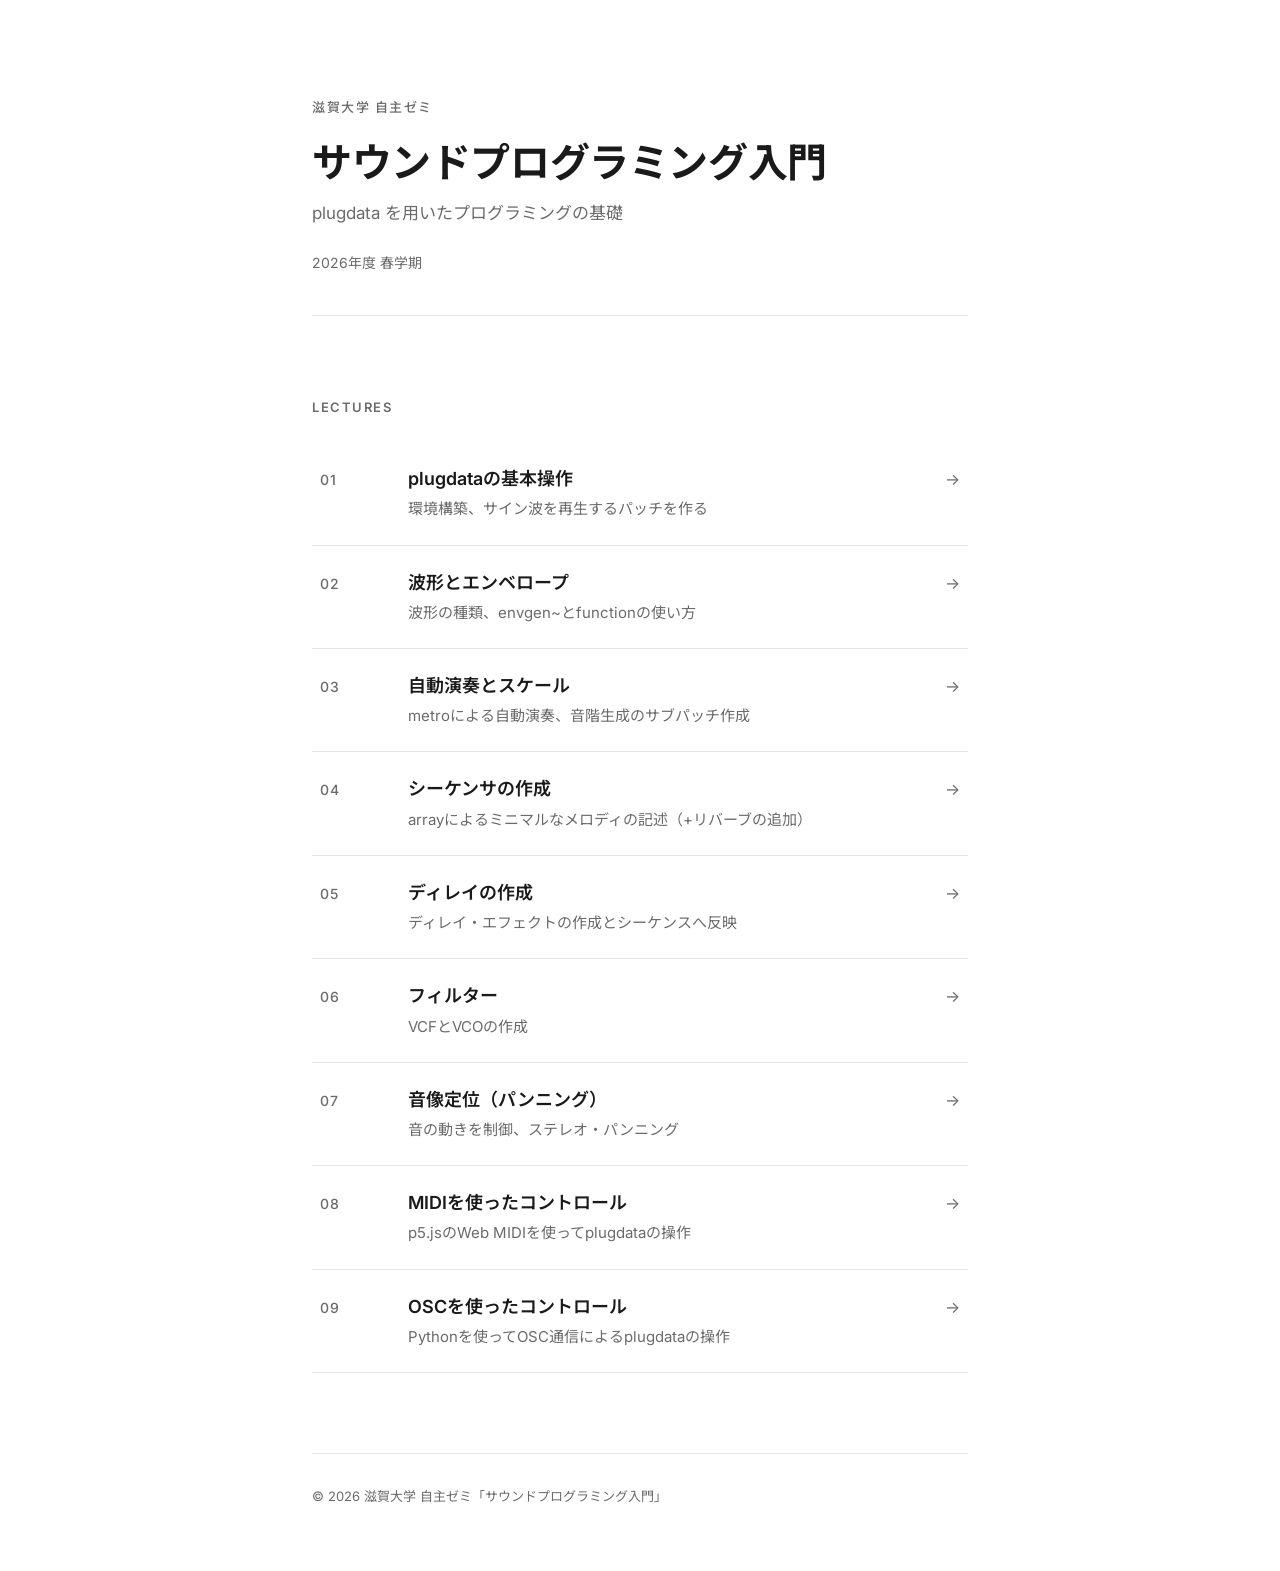
<file: index.html>
<!DOCTYPE html>
<html lang="ja">
<head>
  <meta charset="UTF-8">
  <meta name="viewport" content="width=device-width, initial-scale=1.0">
  <title>サウンドプログラミング入門</title>
  <link rel="preconnect" href="https://fonts.googleapis.com">
  <link rel="preconnect" href="https://fonts.gstatic.com" crossorigin>
  <link href="https://fonts.googleapis.com/css2?family=Noto+Sans+JP:wght@300;400;500;700&family=Inter:wght@400;500;600;700&display=swap" rel="stylesheet">
  <link rel="stylesheet" href="style.css" type="text/css">
  <link rel="icon" href="img/pd_study_icon.png" type="image/png">
</head>
<body>
  <main class="container">

    <header class="header">
      <p class="header__eyebrow">滋賀大学 自主ゼミ</p>
      <h1 class="header__title">サウンドプログラミング入門</h1>
      <p class="header__subtitle">plugdata を用いたプログラミングの基礎</p>
      <p class="header__meta">2026年度 春学期</p>
    </header>

    <section>
      <h2 class="section-heading">Lectures</h2>
      <ol class="lectures">

        <li class="lecture">
          <a class="lecture__link" href="./lectures/1_plugdata_intro/第1回_plugdataの基本操作.html">
            <span class="lecture__num">01</span>
            <div class="lecture__body">
              <div class="lecture__title">plugdataの基本操作</div>
              <p class="lecture__desc">環境構築、サイン波を再生するパッチを作る</p>
            </div>
            <span class="lecture__arrow" aria-hidden="true">→</span>
          </a>
        </li>
        <li class="lecture">
            <a class="lecture__link" href="./lectures/2_envelope/第2回_波形とエンベロープ.html">
              <span class="lecture__num">02</span>
              <div class="lecture__body">
              <div class="lecture__title">波形とエンベロープ</div>
              <p class="lecture__desc">波形の種類、envgen~とfunctionの使い方</p>
              </div>
            <span class="lecture__arrow" aria-hidden="true">→</span>
          </a>
        </li>
        <li class="lecture">
             <a class="lecture__link" href="./lectures/3_scale/第3回_自動演奏とスケール.html">
            <span class="lecture__num">03</span>
            <div class="lecture__body">
              <div class="lecture__title">自動演奏とスケール</div>
              <p class="lecture__desc">metroによる自動演奏、音階生成のサブパッチ作成</p>
            </div>
            <span class="lecture__arrow" aria-hidden="true">→</span>
          </a>
        </li>
        <li class="lecture"> 
          <a class="lecture__link" href="./lectures/4_sequencer/第4回_シーケンサ.html">
            <span class="lecture__num">04</span>
            <div class="lecture__body">
              <div class="lecture__title">シーケンサの作成</div>
              <p class="lecture__desc">arrayによるミニマルなメロディの記述（+リバーブの追加）</p>
            </div>
            <span class="lecture__arrow" aria-hidden="true">→</span>
          </a>
        </li>
        <li class="lecture"> 
          <a class="lecture__link" href="./lectures/5_delay_effect/5_delay.html">
            <span class="lecture__num">05</span>
            <div class="lecture__body">
              <div class="lecture__title">ディレイの作成</div>
              <p class="lecture__desc">ディレイ・エフェクトの作成とシーケンスへ反映</p>
            </div>
            <span class="lecture__arrow" aria-hidden="true">→</span>
          </a>
        </li>
        <li class="lecture"> 
          <a class="lecture__link" href="./lectures/6_filter/6_filter.html">
            <span class="lecture__num">06</span>
            <div class="lecture__body">
              <div class="lecture__title">フィルター</div>
              <p class="lecture__desc">VCFとVCOの作成</p>
            </div>
            <span class="lecture__arrow" aria-hidden="true">→</span>
          </a>
        </li>
        <li class="lecture"> 
          <a class="lecture__link" href="./lectures/7_panning/7_panning.html">
            <span class="lecture__num">07</span>
            <div class="lecture__body">
              <div class="lecture__title">音像定位（パンニング）</div>
              <p class="lecture__desc">音の動きを制御、ステレオ・パンニング</p>
            </div>
            <span class="lecture__arrow" aria-hidden="true">→</span>
          </a>
        </li>
        <li class="lecture"> 
          <a class="lecture__link" href="./lectures/8_webmidi/8_webmidi.html">
            <span class="lecture__num">08</span>
            <div class="lecture__body">
              <div class="lecture__title">MIDIを使ったコントロール</div>
              <p class="lecture__desc">p5.jsのWeb MIDIを使ってplugdataの操作</p>
            </div>
            <span class="lecture__arrow" aria-hidden="true">→</span>
          </a>
          <li class="lecture"> 
          <a class="lecture__link" href="./lectures/9_osc/9_osc.html">
            <span class="lecture__num">09</span>
            <div class="lecture__body">
              <div class="lecture__title">OSCを使ったコントロール</div>
              <p class="lecture__desc">Pythonを使ってOSC通信によるplugdataの操作</p>
            </div>
            <span class="lecture__arrow" aria-hidden="true">→</span>
          </a>
        </li>
        </li>
      </ol>
    </section>

    <footer class="footer">
      <p>© 2026 滋賀大学 自主ゼミ「サウンドプログラミング入門」</p>
    </footer>

  </main>
</body>
</html>
</file>
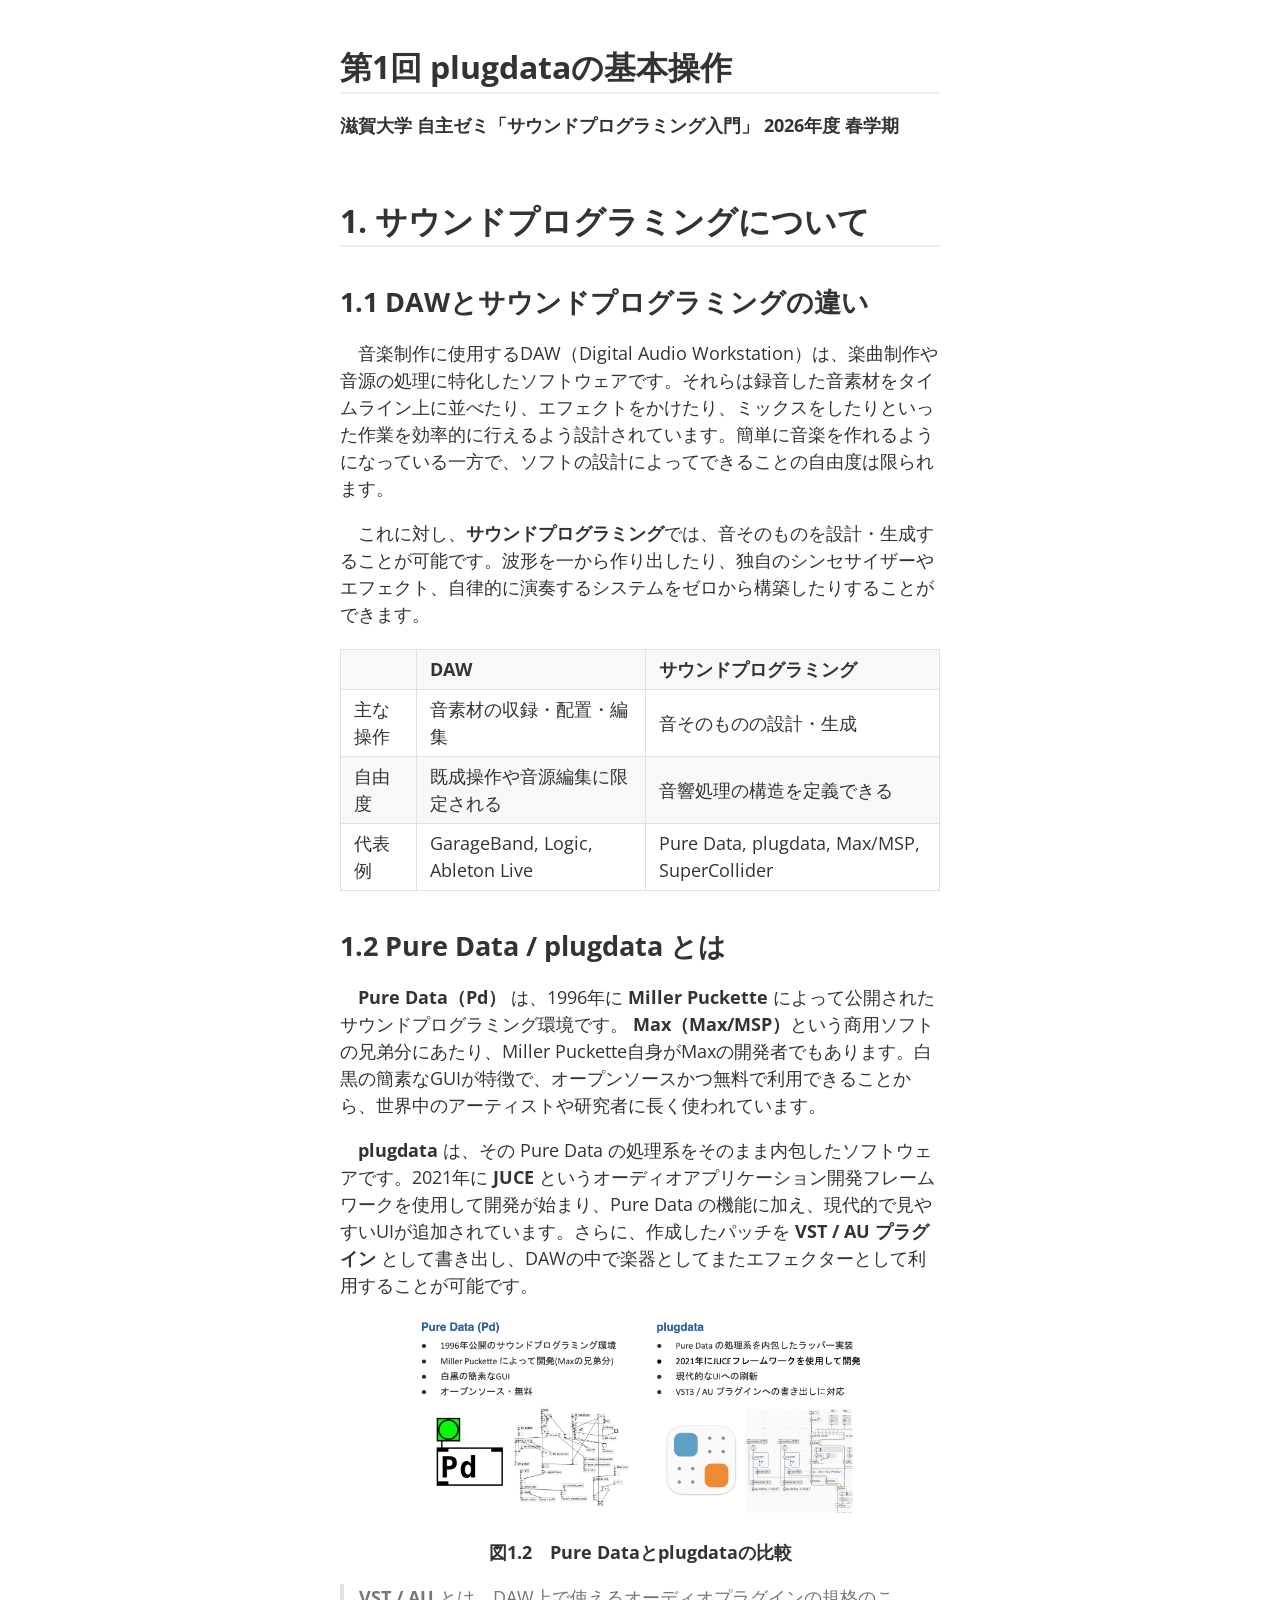
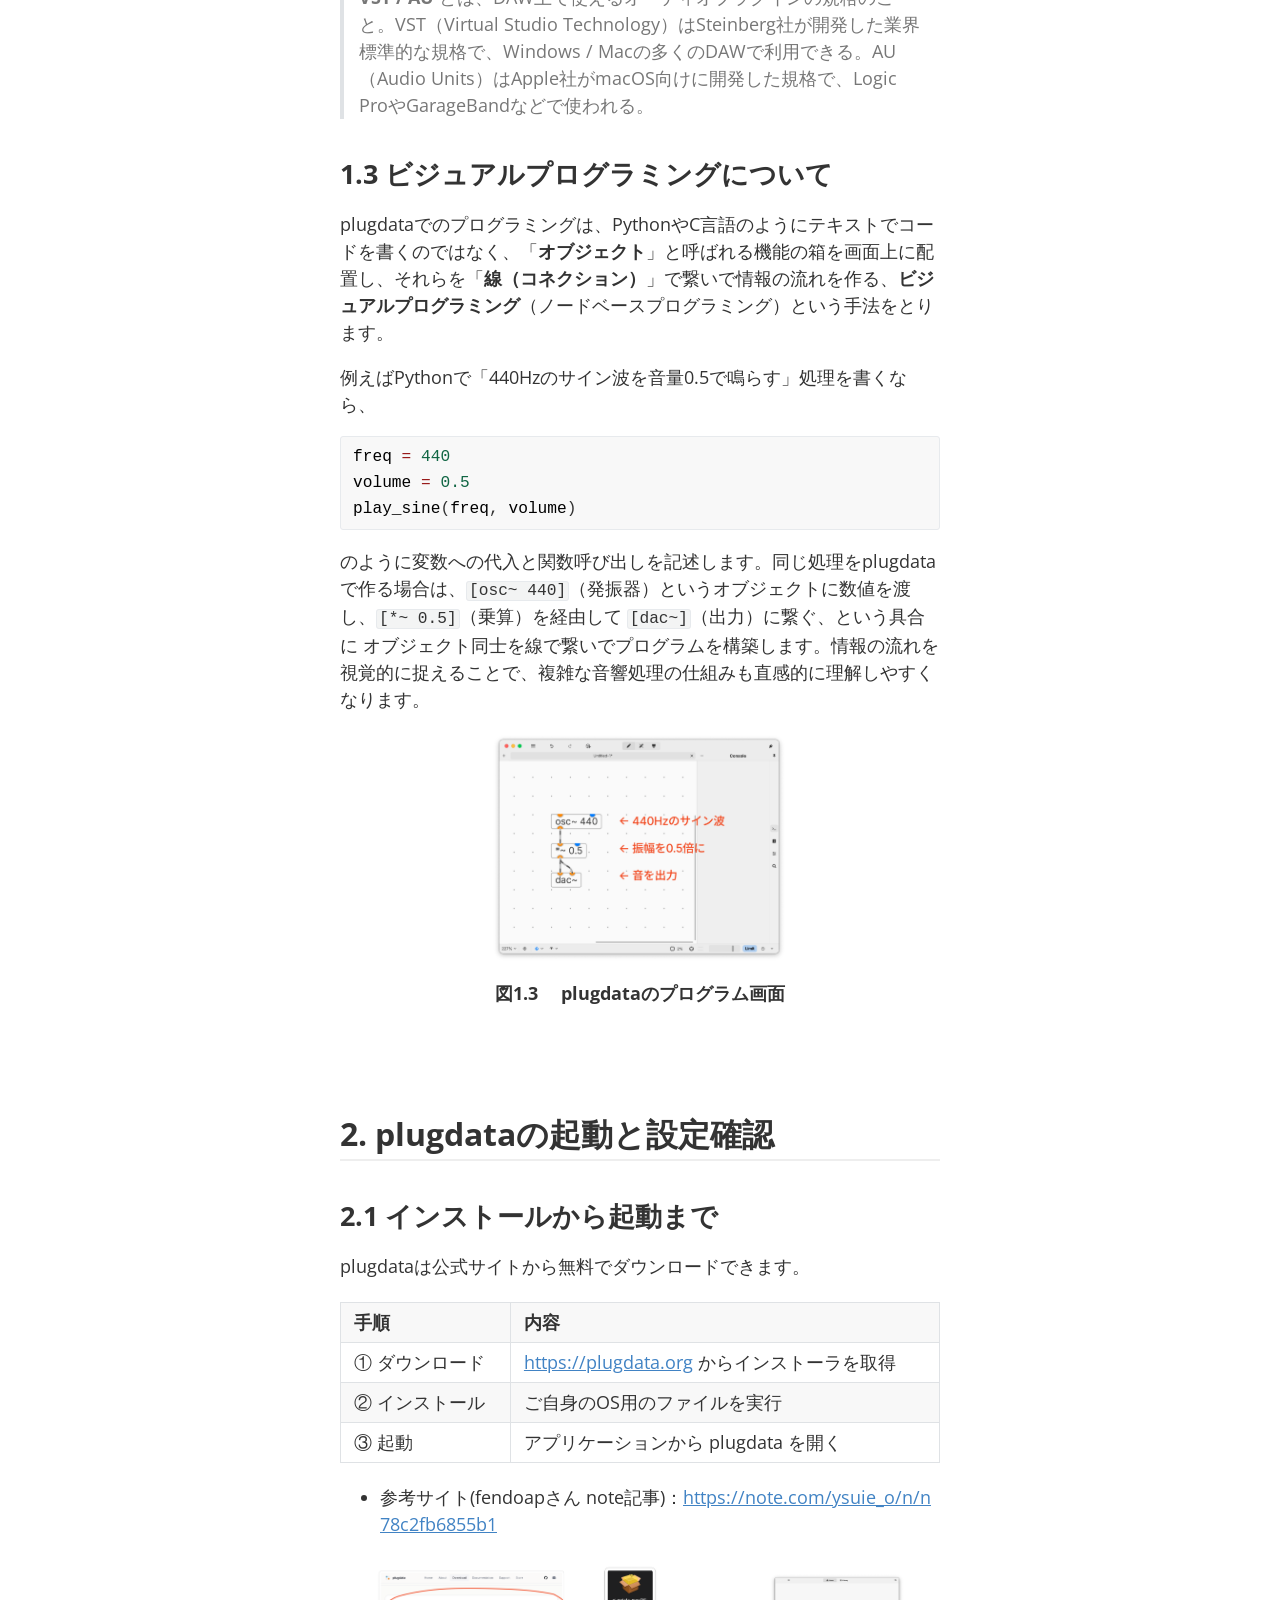
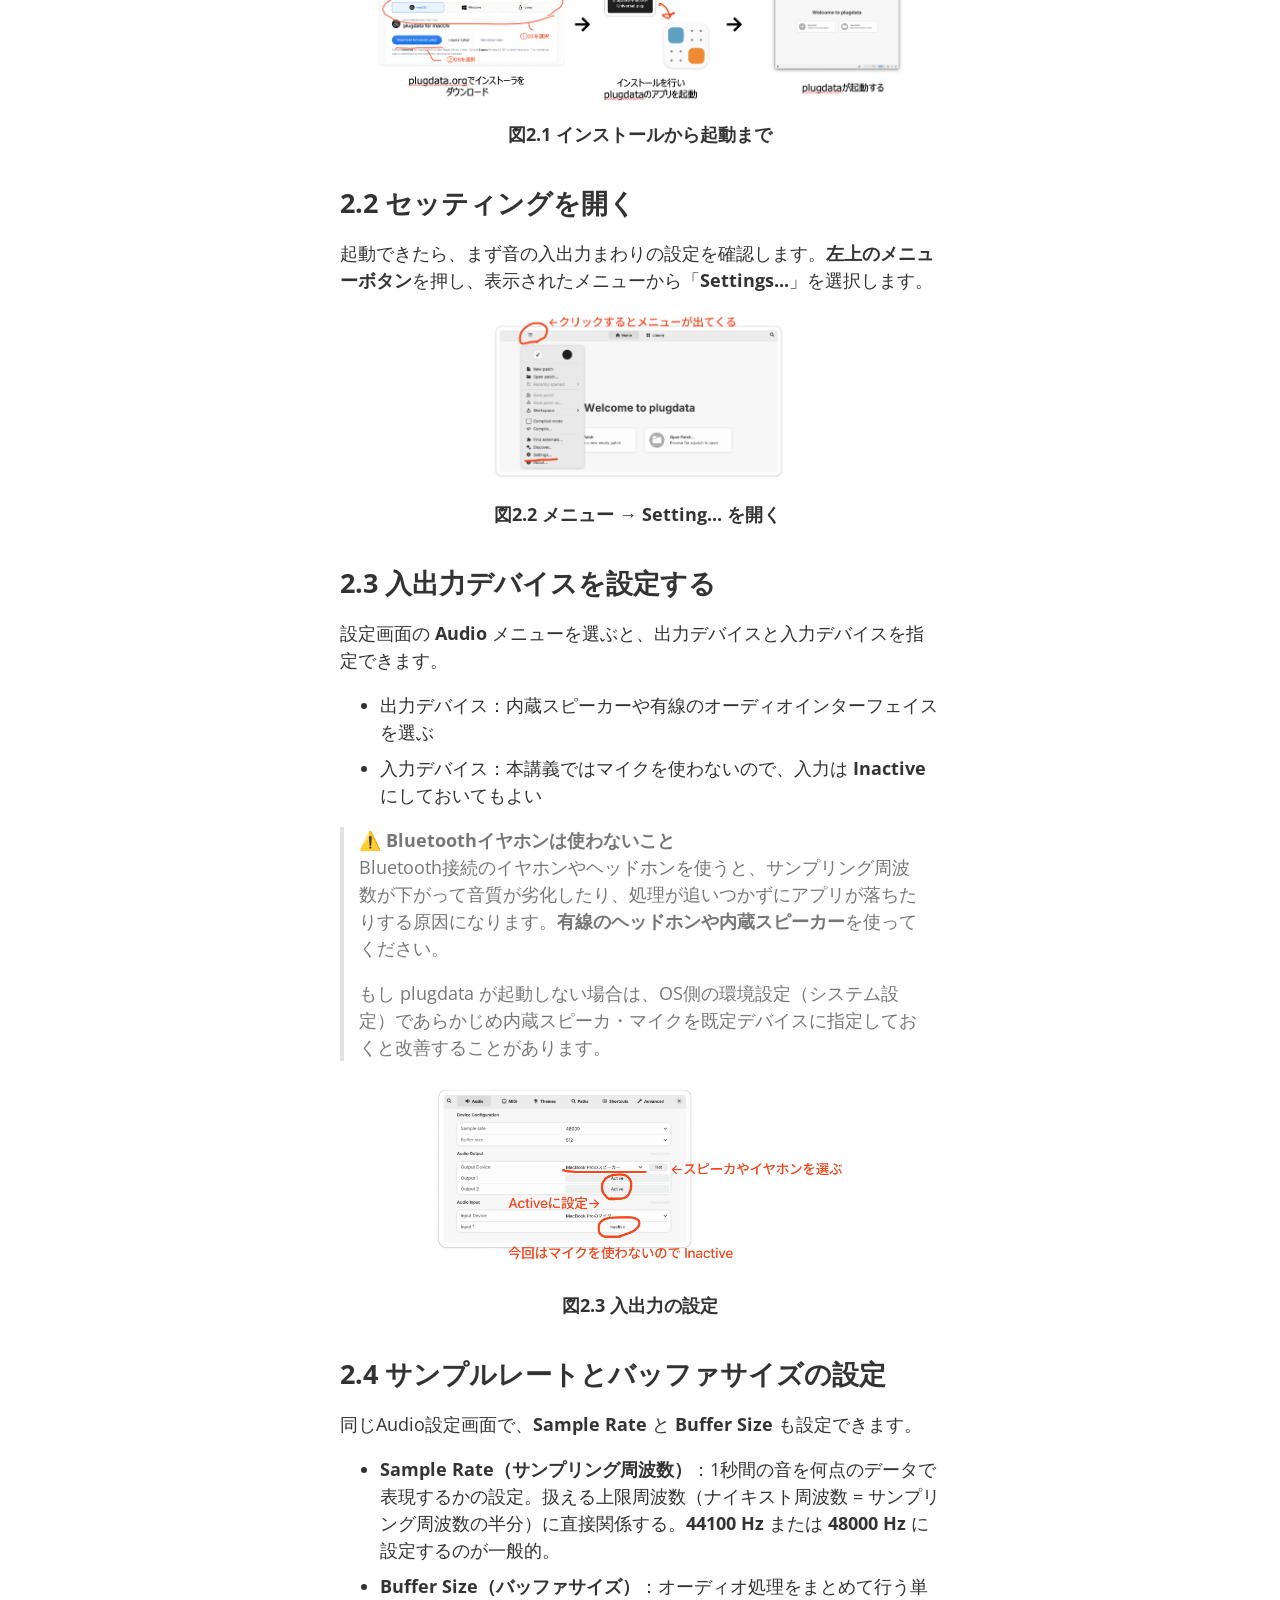
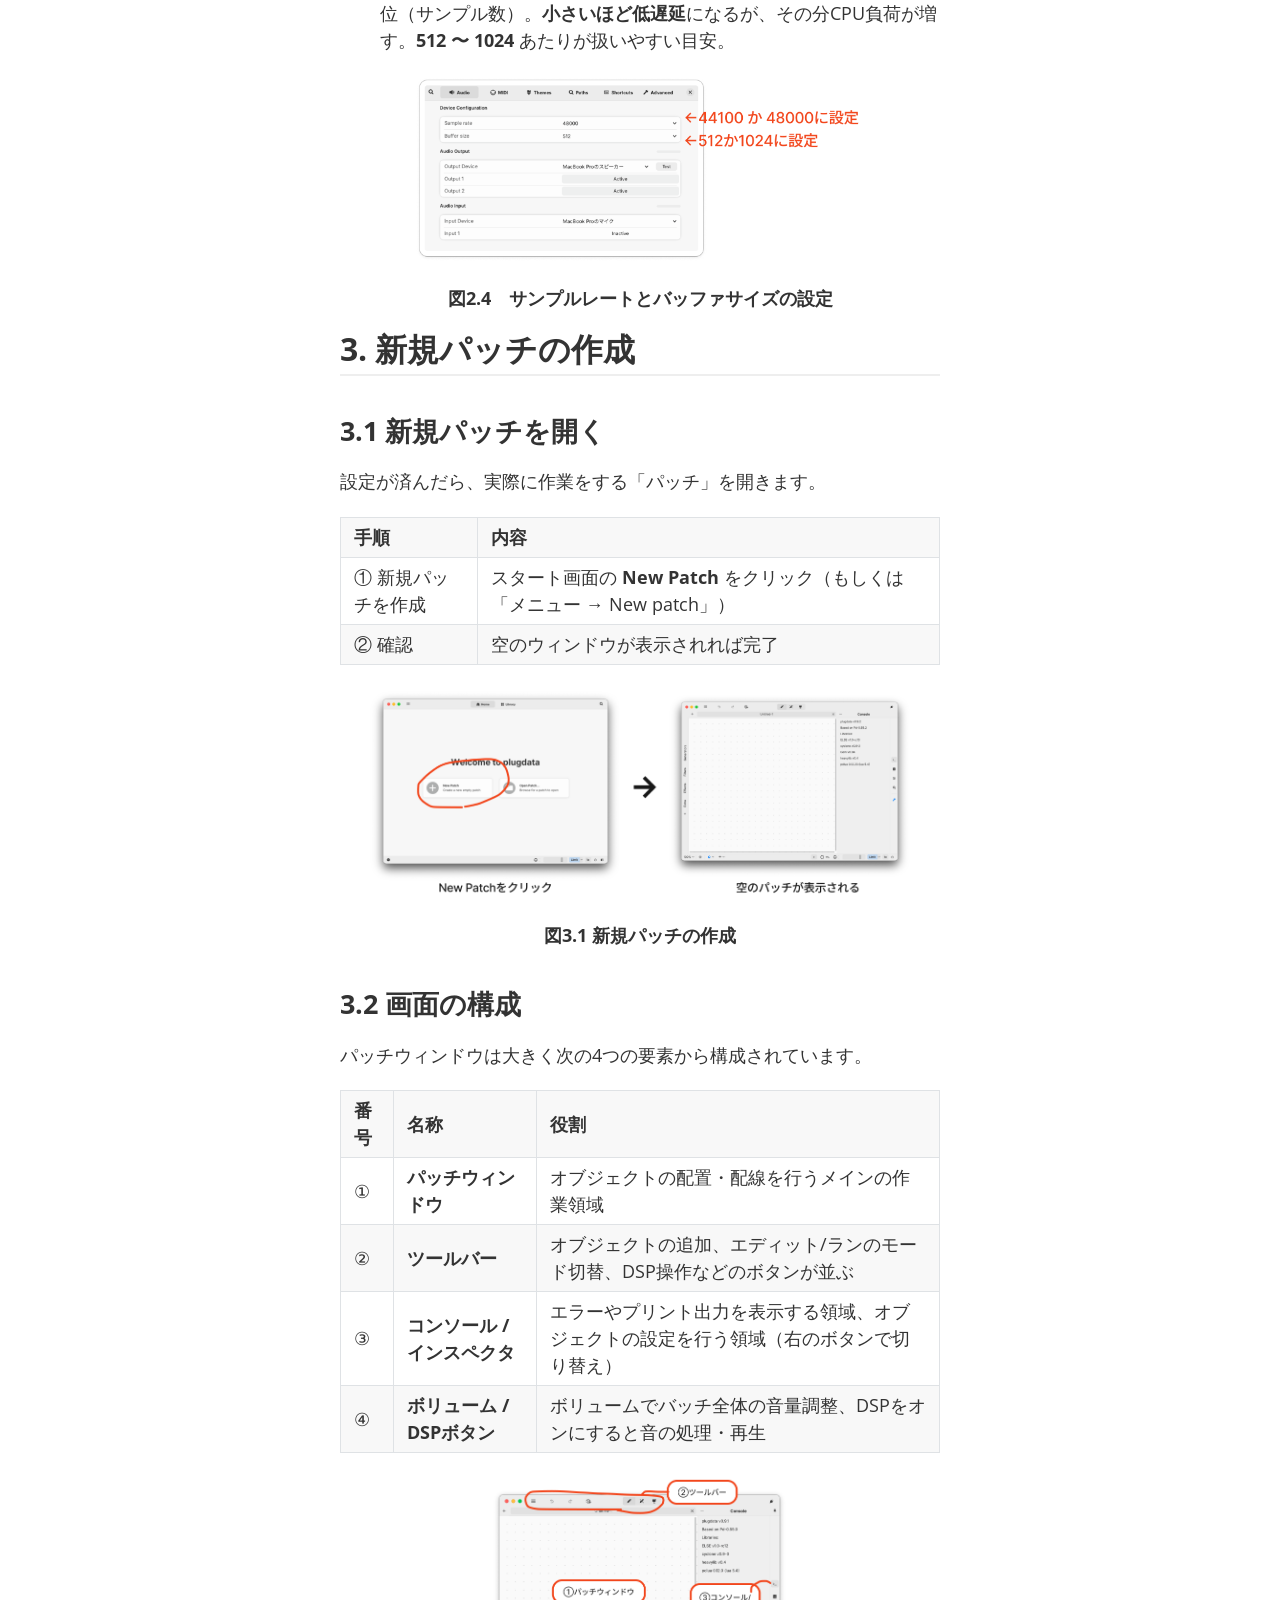
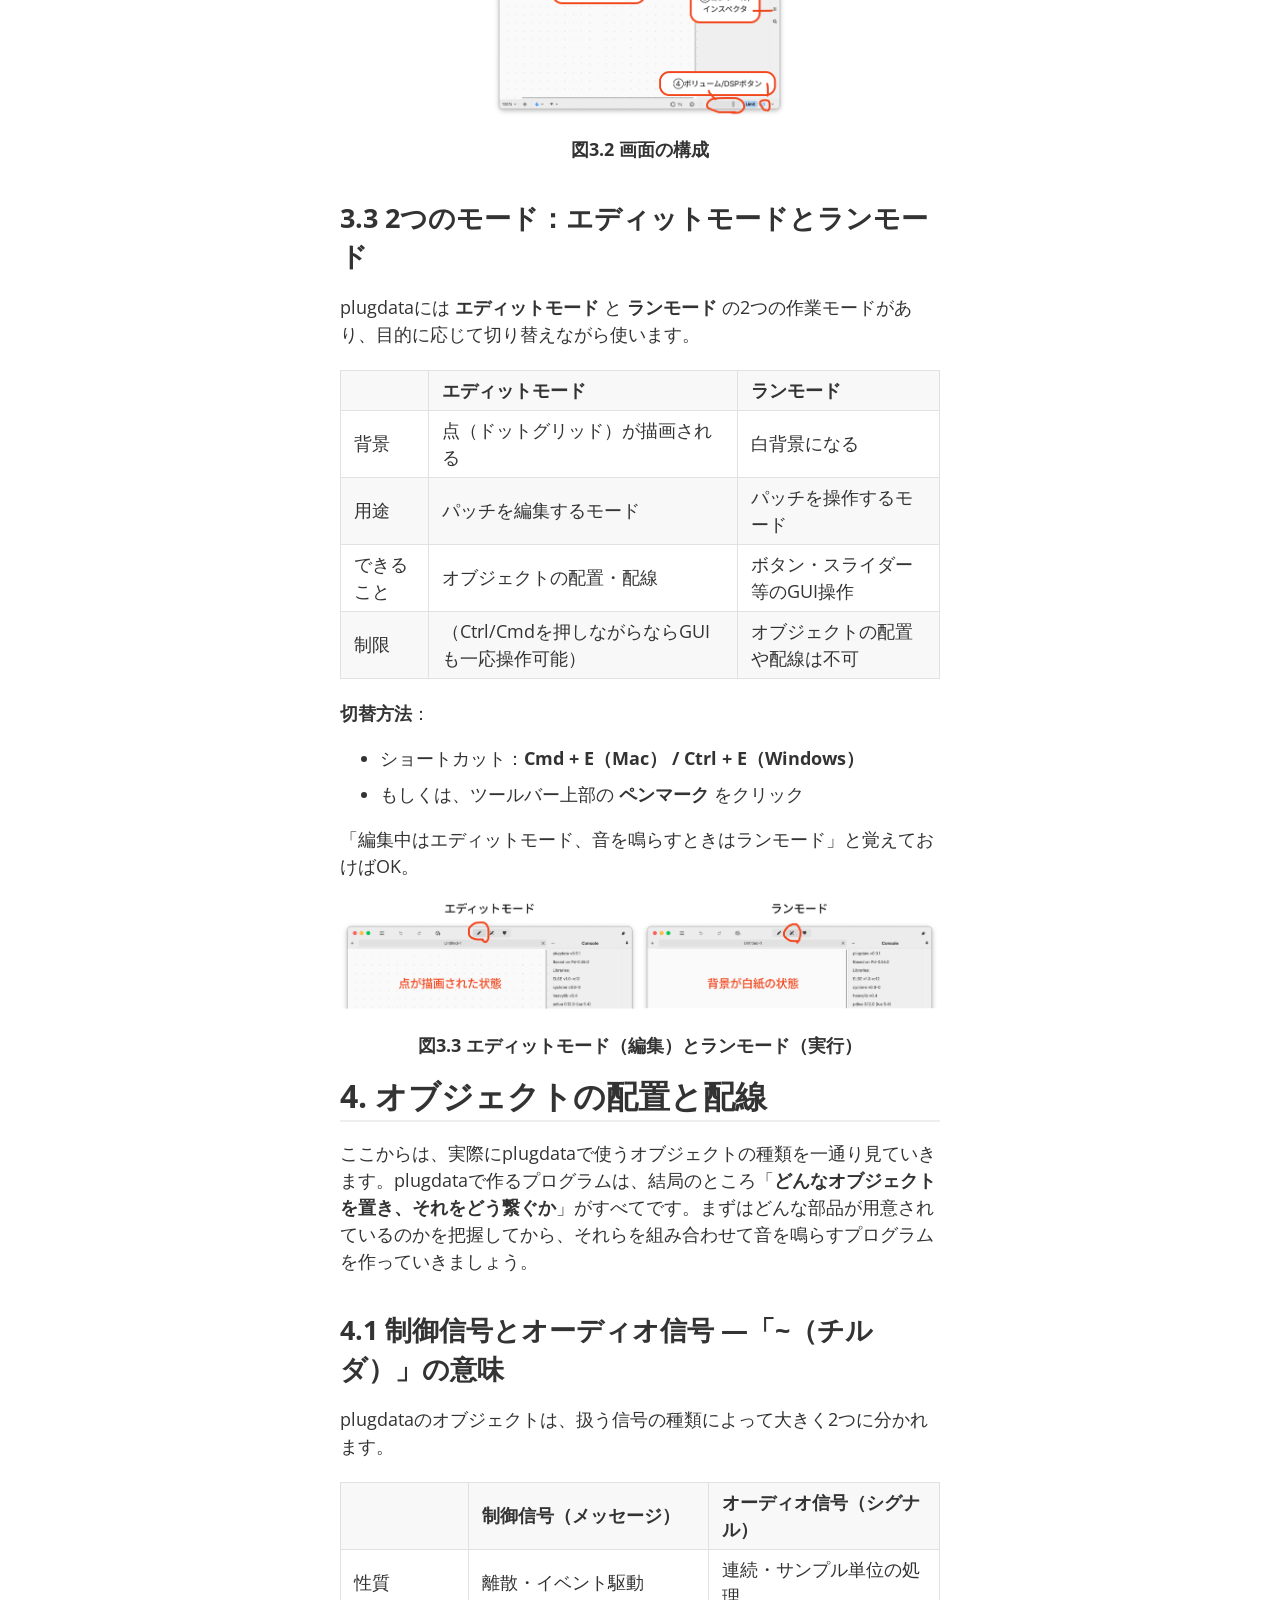
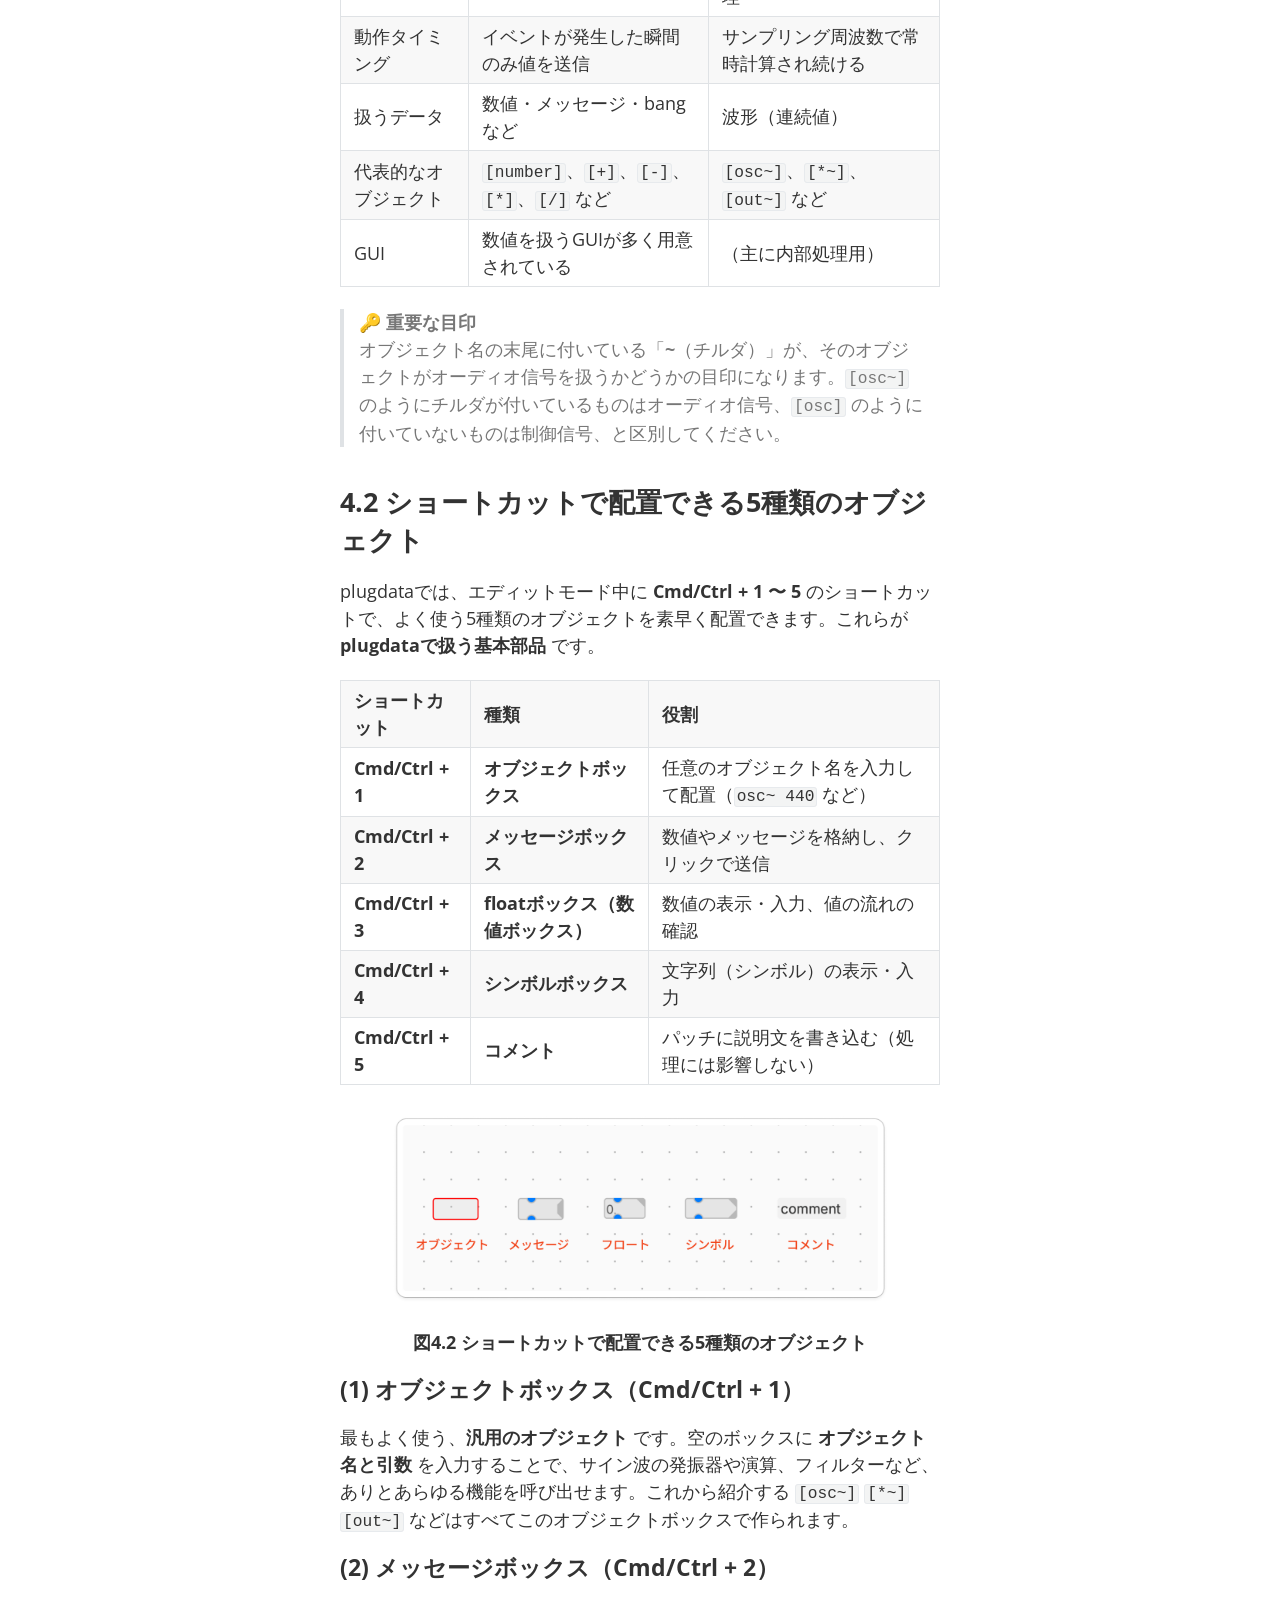
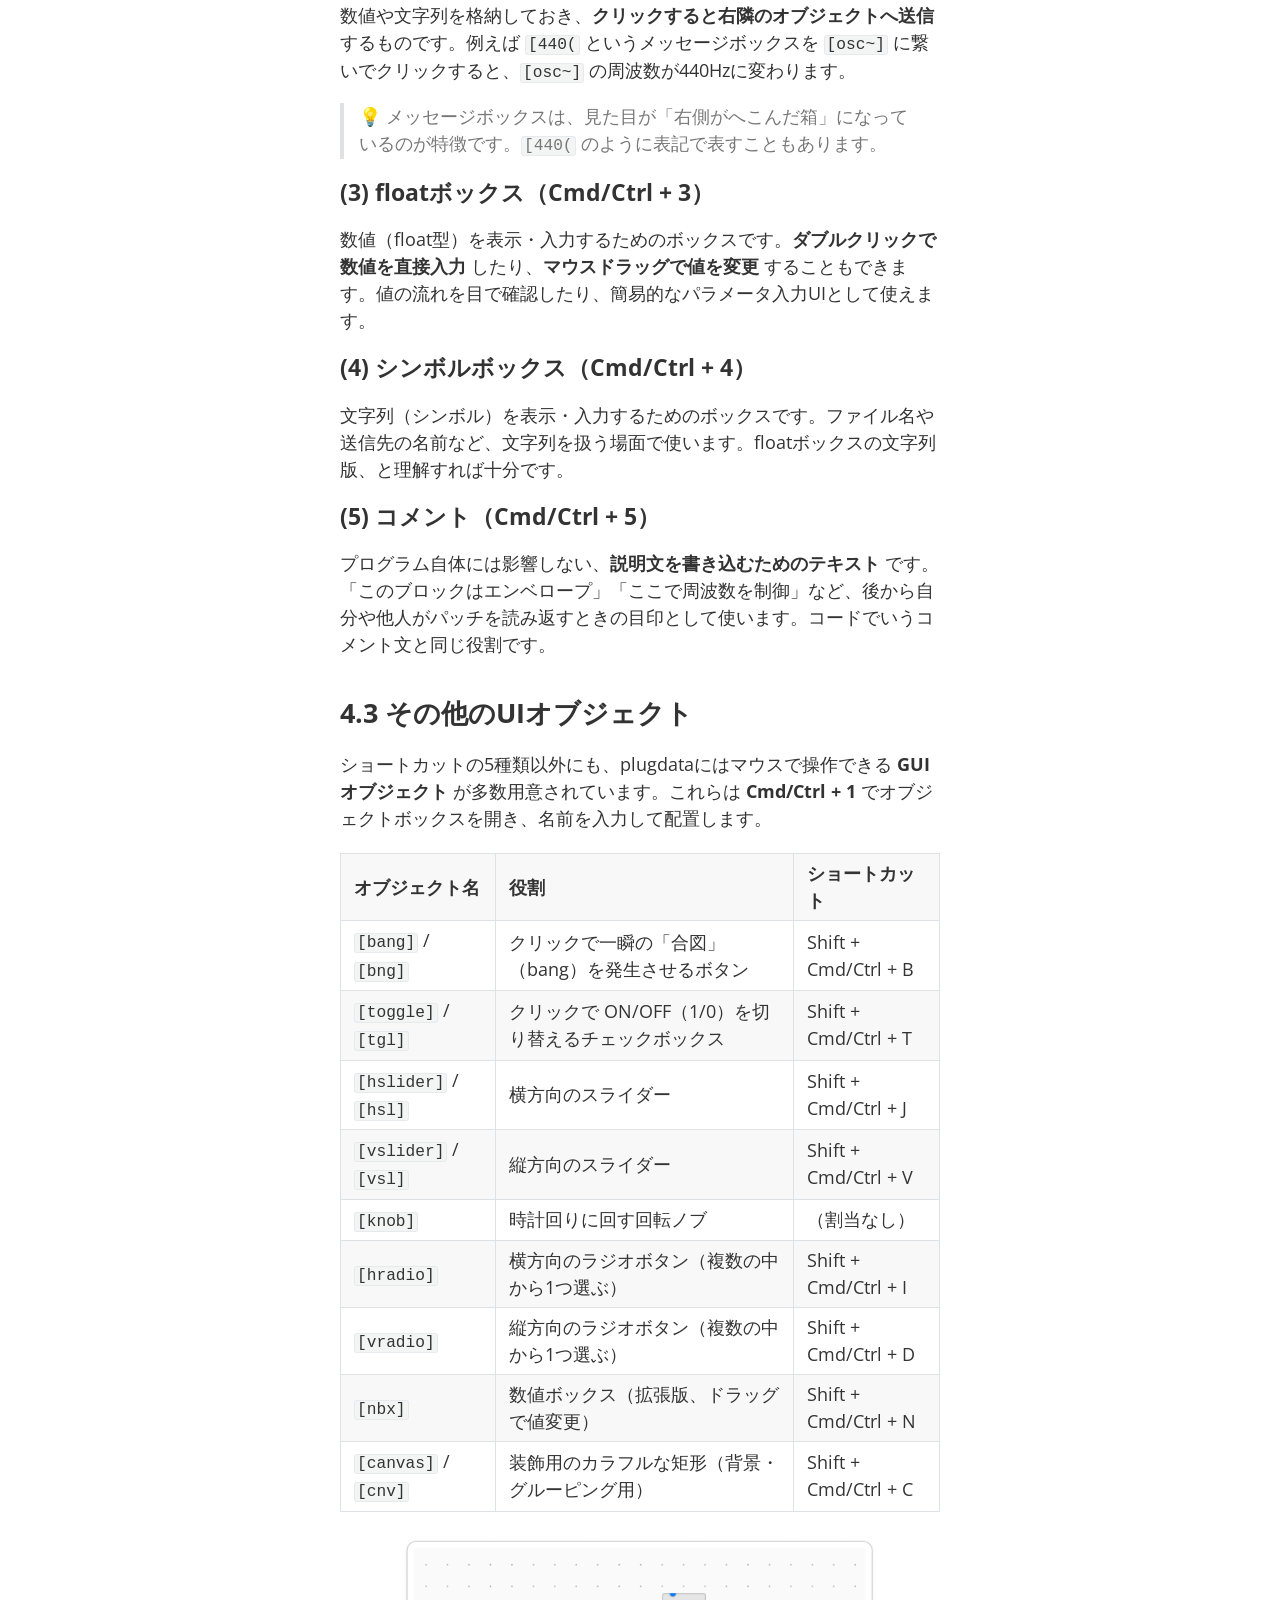
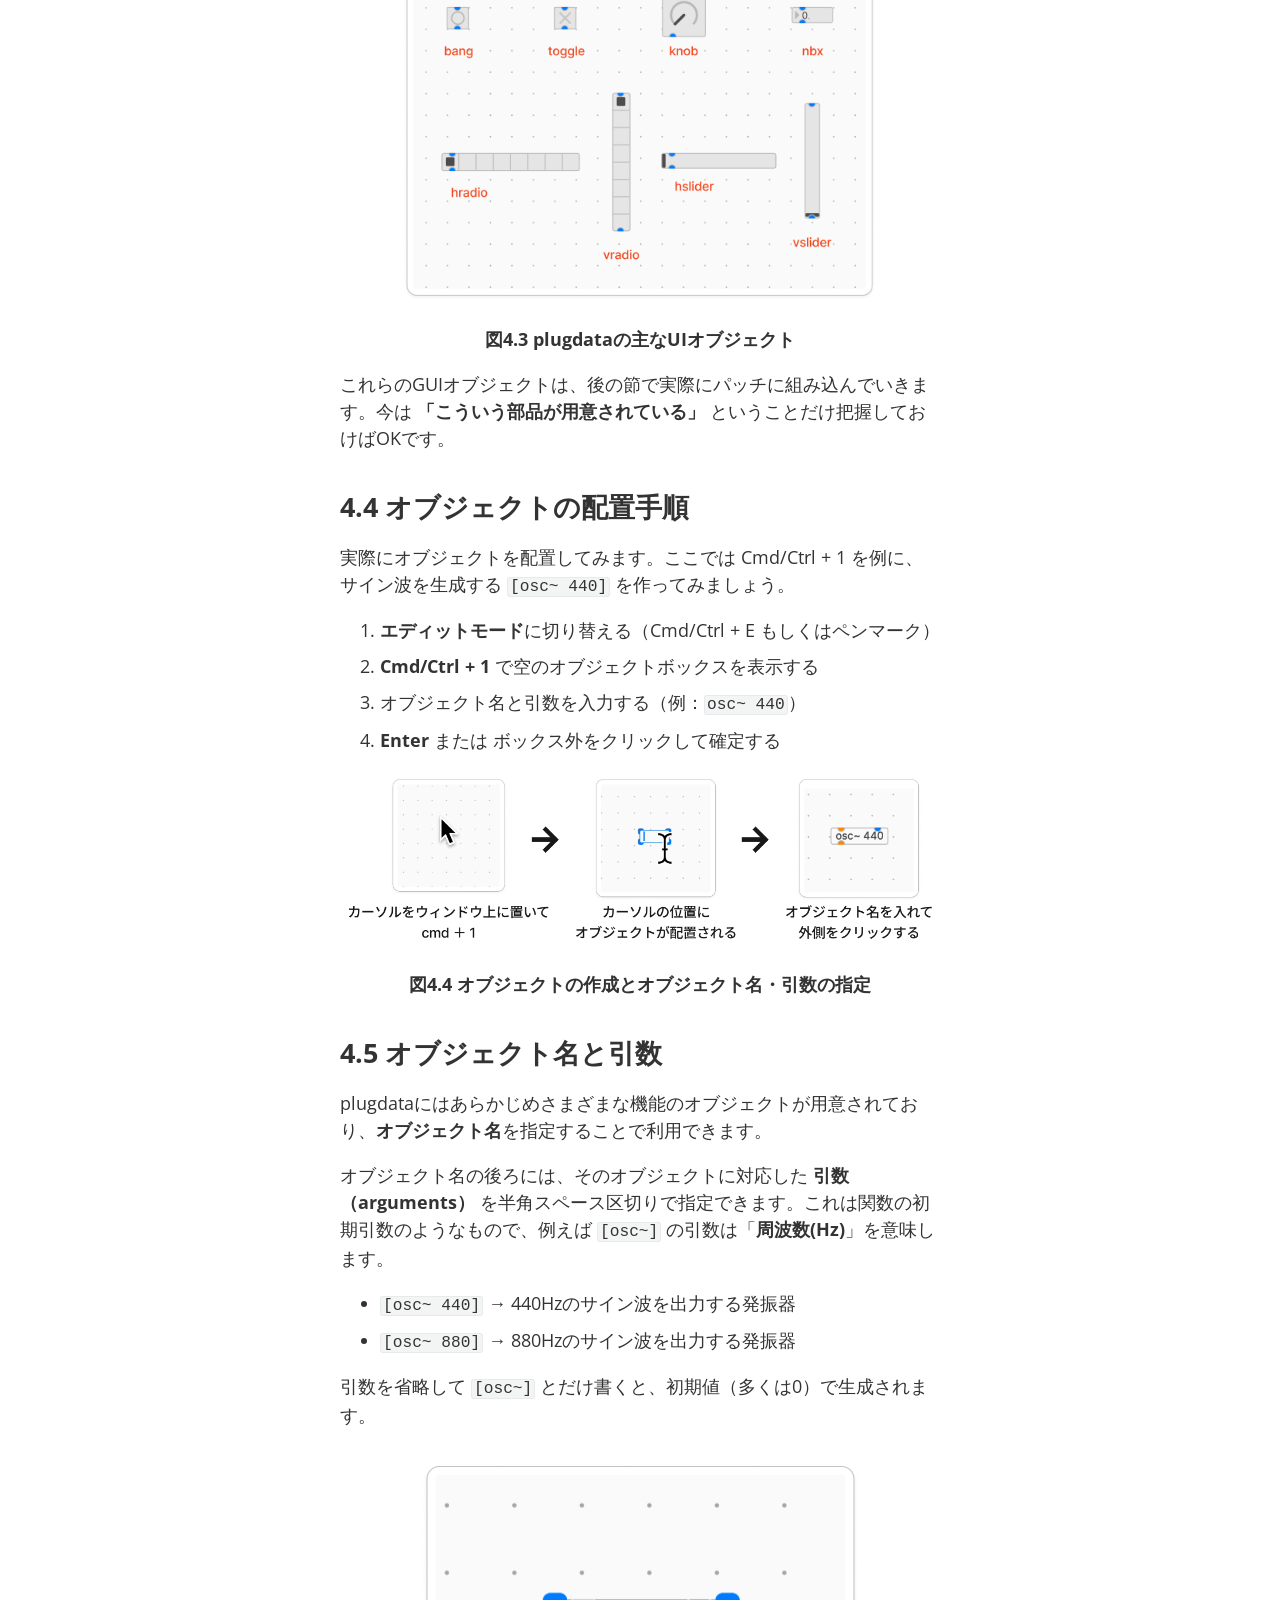
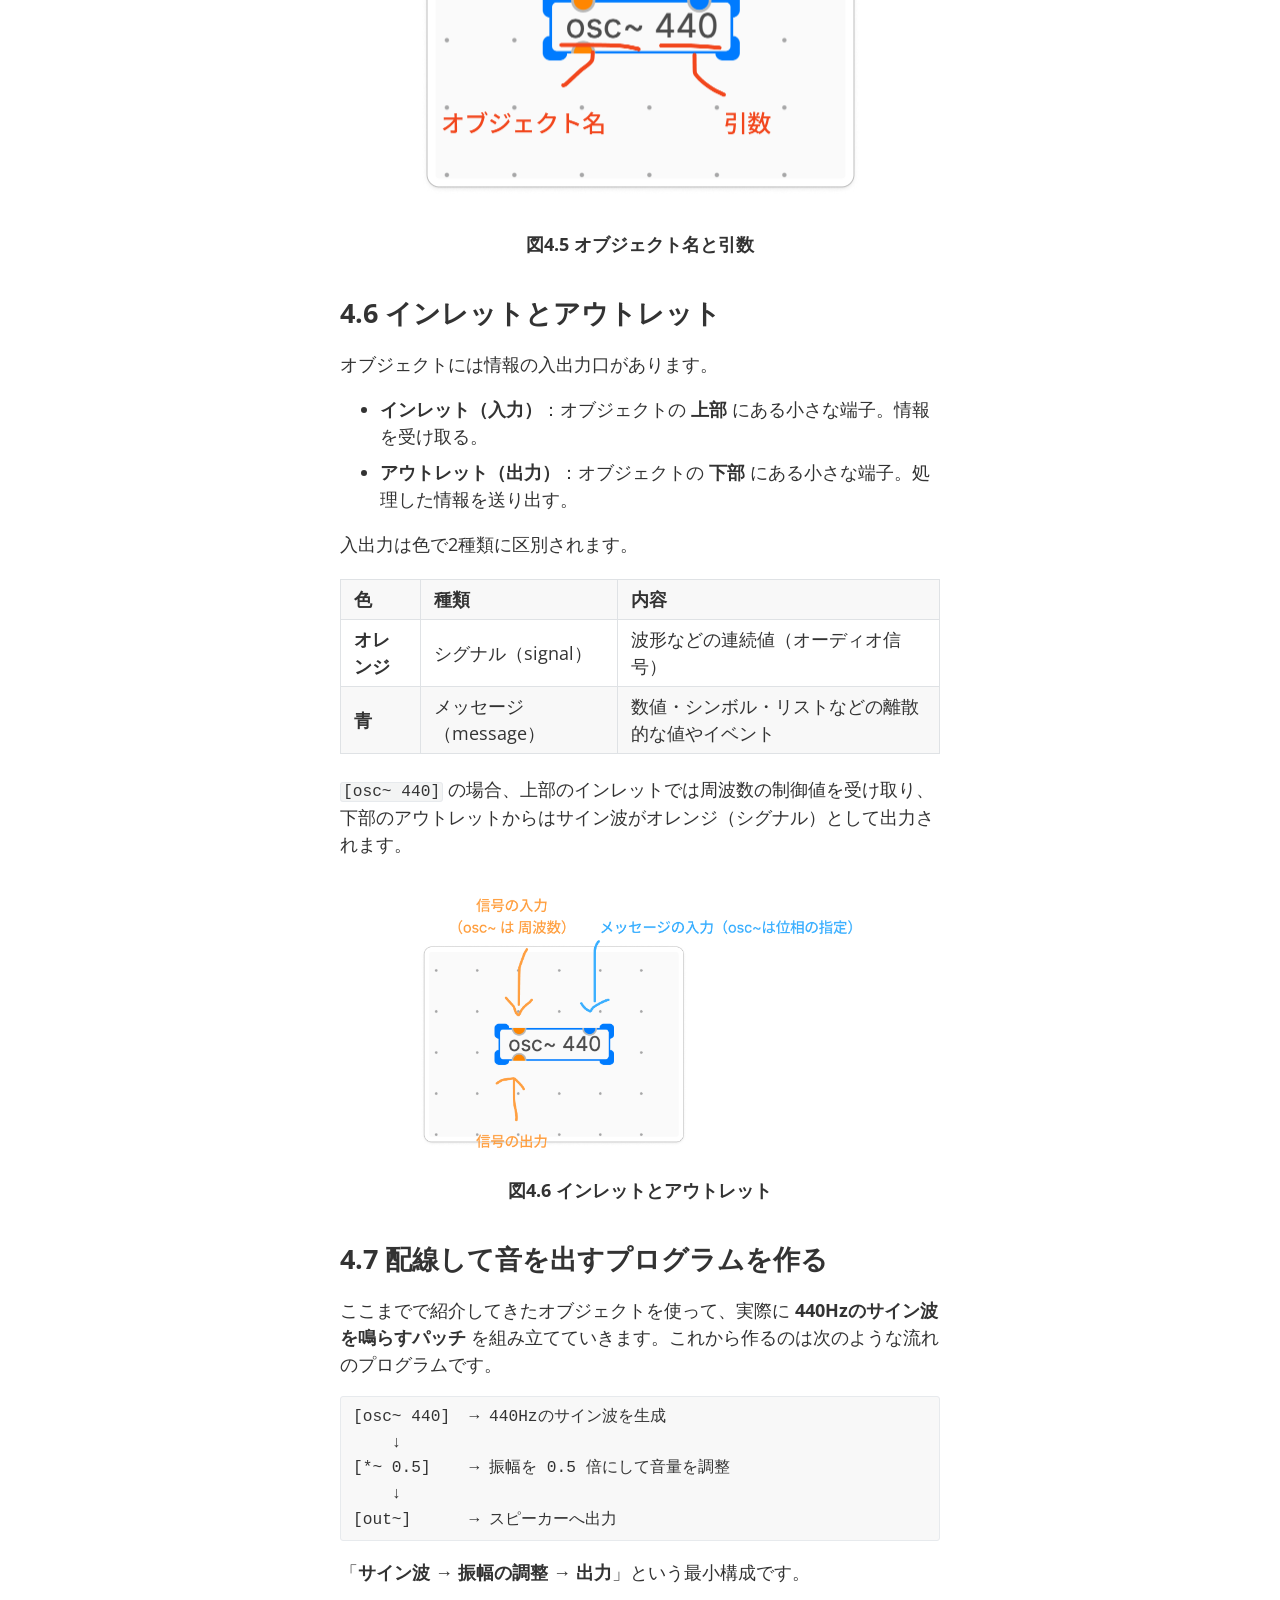
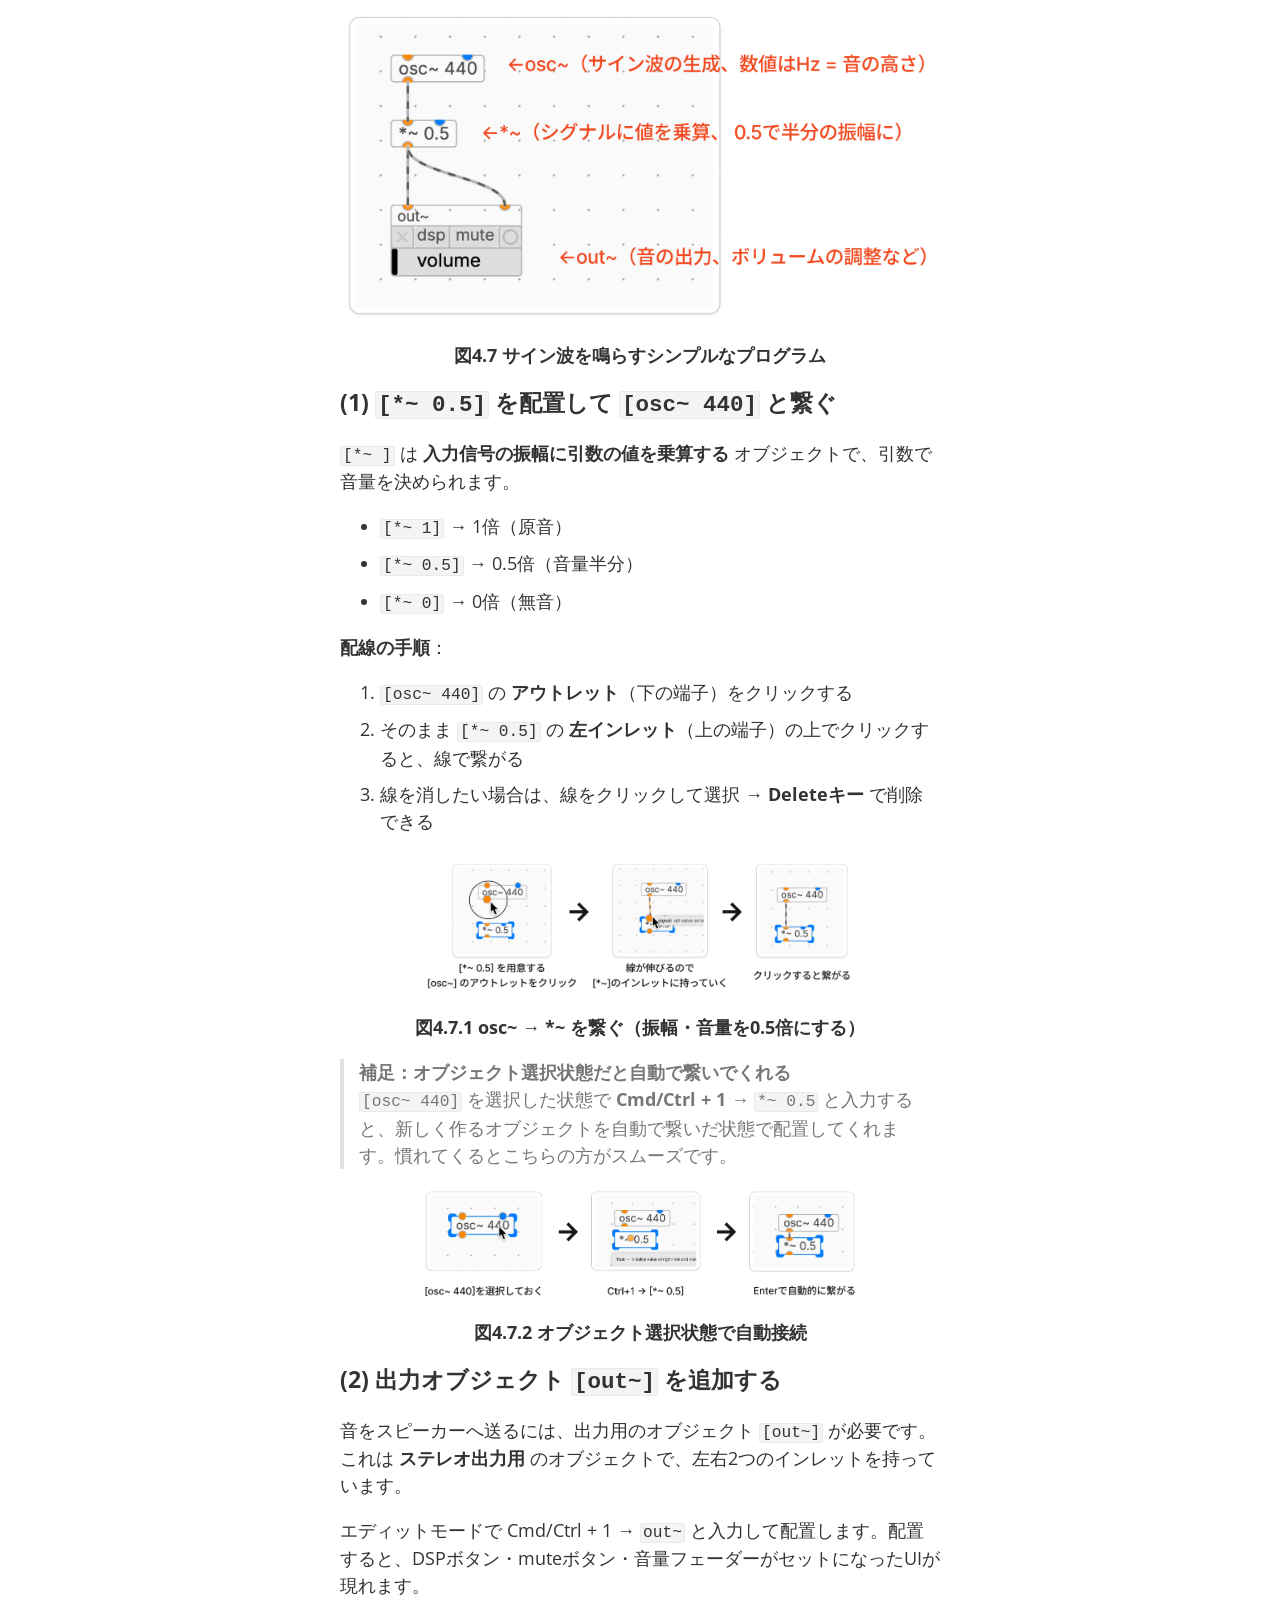
<file: 1_plugdata_intro/第1回_plugdataの基本操作.html>
<!doctype html>
<html>
<head>
<meta charset='UTF-8'><meta name='viewport' content='width=device-width initial-scale=1'><style type='text/css'>html {overflow-x: initial !important;}</style>
<style type='text/css'  id="style-base">:root { --bg-color: #ffffff; --text-color: #333333; --select-text-bg-color: #B5D6FC; --select-text-font-color: auto; --monospace: "Lucida Console",Consolas,"Courier",monospace; --title-bar-height: 20px; }
.mac-os-11 { --title-bar-height: 28px; }
html { font-size: 14px; background-color: var(--bg-color); color: var(--text-color); font-family: "Helvetica Neue", Helvetica, Arial, "Segoe UI Emoji", "SF Pro", sans-serif; -webkit-font-smoothing: antialiased; }
h1, h2, h3, h4, h5 { white-space: pre-wrap; }
body { margin: 0px; padding: 0px; height: auto; inset: 0px; font-size: 1rem; line-height: 1.428571; overflow-x: hidden; background: inherit; }
iframe { margin: auto; }
a.url { word-break: break-all; }
a:active, a:hover { outline: 0px; }
.in-text-selection, ::selection { text-shadow: none; background: var(--select-text-bg-color); color: var(--select-text-font-color); }
#write { margin: 0px auto; height: auto; width: inherit; word-break: normal; overflow-wrap: break-word; position: relative; white-space: normal; overflow-x: visible; padding-top: 36px; }
#write.first-line-indent p { text-indent: 2em; }
#write.first-line-indent li p, #write.first-line-indent p *, #write.first-line-indent svg * { text-indent: 0px; }
#write.first-line-indent li { margin-left: 2em; }
.for-image #write { padding-left: 8px; padding-right: 8px; }
body.typora-export { padding-left: 30px; padding-right: 30px; }
.typora-export .footnote-line, .typora-export li, .typora-export p { white-space: pre-wrap; }
.typora-export .task-list-item input { pointer-events: none; }
@media screen and (max-width: 500px) {
  body.typora-export { padding-left: 0px; padding-right: 0px; }
  #write { padding-left: 20px; padding-right: 20px; }
}
#write li > figure:last-child { margin-bottom: 0.5rem; }
#write ol, #write ul { position: relative; }
img { max-width: 100%; vertical-align: middle; image-orientation: from-image; }
button, input, select, textarea { color: inherit; font-style: inherit; font-variant-caps: inherit; font-weight: inherit; font-width: inherit; font-size: inherit; line-height: inherit; font-family: inherit; font-size-adjust: inherit; font-kerning: inherit; font-variant-alternates: inherit; font-variant-ligatures: inherit; font-variant-numeric: inherit; font-variant-east-asian: inherit; font-variant-position: inherit; font-variant-emoji: inherit; font-feature-settings: inherit; font-optical-sizing: inherit; font-variation-settings: inherit; }
input[type="checkbox"], input[type="radio"] { line-height: normal; padding: 0px; }
*, ::after, ::before { box-sizing: border-box; }
#write h1, #write h2, #write h3, #write h4, #write h5, #write h6, #write p, #write pre { width: inherit; position: relative; }
#write svg h1, #write svg h2, #write svg h3, #write svg h4, #write svg h5, #write svg h6, #write svg p { position: static; }
svg sub, svg sup { position: static; }
.nodeLabel p { padding-right: 2px; padding-left: 2px; }
.typora-export .nodeLabel p { padding-right: 0px; padding-left: 0px; }
foreignObject { overflow: visible; }
p { line-height: inherit; }
h1, h2, h3, h4, h5, h6 { break-after: avoid-page; break-inside: avoid; orphans: 4; }
p { orphans: 4; }
li p { orphans: 1; }
h1 { font-size: 2rem; }
h2 { font-size: 1.8rem; }
h3 { font-size: 1.6rem; }
h4 { font-size: 1.4rem; }
h5 { font-size: 1.2rem; }
h6 { font-size: 1rem; }
.md-math-block, .md-rawblock, h1, h2, h3, h4, h5, h6, p { margin-top: 1rem; margin-bottom: 1rem; }
.hidden { display: none; }
.md-blockmeta { color: rgb(204, 204, 204); font-weight: 700; font-style: italic; }
a { cursor: pointer; }
sup.md-footnote { padding: 2px 4px; background-color: rgba(238, 238, 238, 0.7); color: rgb(85, 85, 85); border-radius: 4px; cursor: pointer; }
sup.md-footnote a, sup.md-footnote a:hover { color: inherit; text-transform: inherit; text-decoration: inherit; }
#write input[type="checkbox"] { cursor: pointer; width: inherit; height: inherit; }
figure { overflow-x: auto; margin: 1.2em 0px; max-width: calc(100% + 16px); padding: 0px; }
figure > table { margin: 0px; }
thead, tr { break-inside: avoid; break-after: auto; }
thead { display: table-header-group; }
table { border-collapse: collapse; border-spacing: 0px; width: 100%; overflow: auto; break-inside: auto; text-align: left; }
table.md-table td { min-width: 32px; }
.CodeMirror-gutters { border-right-width: 0px; border-right-style: none; border-right-color: currentcolor; background-color: inherit; }
.CodeMirror-linenumber { -webkit-user-select: none; }
.CodeMirror { text-align: left; }
.CodeMirror-placeholder { opacity: 0.3; }
.CodeMirror pre { padding: 0px 4px; }
.CodeMirror-lines { padding: 0px; }
div.hr:focus { cursor: none; }
#write pre { white-space: pre-wrap; }
#write.fences-no-line-wrapping pre { white-space: pre; }
#write pre.ty-contain-cm { white-space: normal; }
.CodeMirror-gutters { margin-right: 4px; }
.md-fences { font-size: 0.9rem; display: block; break-inside: avoid; text-align: left; overflow: visible; white-space: pre; background: inherit; position: relative !important; }
.md-fences-adv-panel { width: 100%; margin-top: 10px; text-align: center; padding-top: 0px; padding-bottom: 8px; overflow-x: auto; }
#write .md-fences.mock-cm { white-space: pre-wrap; }
.md-fences.md-fences-with-lineno { padding-left: 0px; }
#write.fences-no-line-wrapping .md-fences.mock-cm { white-space: pre; overflow-x: auto; }
.md-fences.mock-cm.md-fences-with-lineno { padding-left: 8px; }
.CodeMirror-line, twitterwidget { break-inside: avoid; }
svg { break-inside: avoid; }
.footnotes { opacity: 0.8; font-size: 0.9rem; margin-top: 1em; margin-bottom: 1em; }
.footnotes + .footnotes { margin-top: 0px; }
.md-reset { margin: 0px; padding: 0px; border: 0px; outline: 0px; vertical-align: top; background: 0px 0px; text-decoration: none; text-shadow: none; float: none; position: static; width: auto; height: auto; white-space: nowrap; cursor: inherit; line-height: normal; font-weight: 400; text-align: left; box-sizing: content-box; direction: ltr; }
li div { padding-top: 0px; }
blockquote { margin: 1rem 0px; }
li .mathjax-block, li p { margin: 0.5rem 0px; }
li blockquote { margin: 1rem 0px; }
li { margin: 0px; position: relative; }
blockquote > :last-child { margin-bottom: 0px; }
blockquote > :first-child, li > :first-child { margin-top: 0px; }
.footnotes-area { color: rgb(136, 136, 136); margin-top: 0.714rem; padding-bottom: 0.143rem; white-space: normal; }
#write .footnote-line { white-space: pre-wrap; }
@media print {
  body, html { border: 1px solid transparent; height: 99%; break-after: avoid; break-before: avoid; font-variant-ligatures: no-common-ligatures; }
  #write { margin-top: 0px; border-color: transparent !important; padding-top: 0px !important; padding-bottom: 0px !important; }
  .typora-export * { print-color-adjust: exact; }
  .typora-export #write { break-after: avoid; }
  .typora-export #write::after { height: 0px; }
  .is-mac table { break-inside: avoid; }
  #write > p:nth-child(1) { margin-top: 0px; }
  .typora-export-show-outline .typora-export-sidebar { display: none; }
  figure { overflow-x: visible; }
}
.footnote-line { margin-top: 0.714em; font-size: 0.7em; }
a img, img a { cursor: pointer; }
pre.md-meta-block { font-size: 0.8rem; min-height: 0.8rem; white-space: pre-wrap; background: rgb(204, 204, 204); display: block; overflow-x: hidden; }
p > .md-image:only-child:not(.md-img-error) img, p > img:only-child { display: block; margin: auto; }
#write.first-line-indent p > .md-image:only-child:not(.md-img-error) img { left: -2em; position: relative; }
p > .md-image:only-child { display: inline-block; width: 100%; }
#write .MathJax_Display { margin: 0.8em 0px 0px; }
.md-math-block { width: 100%; }
.md-math-block:not(:empty)::after { display: none; }
.MathJax_ref { fill: currentcolor; }
[contenteditable="true"]:active, [contenteditable="true"]:focus, [contenteditable="false"]:active, [contenteditable="false"]:focus { outline: 0px; box-shadow: none; }
.md-task-list-item { position: relative; list-style-type: none; }
.task-list-item.md-task-list-item { padding-left: 0px; }
.md-task-list-item > input { position: absolute; top: 0px; left: 0px; margin-left: -1.2em; margin-top: calc(1em - 10px); border: medium; }
.math { font-size: 1rem; }
.md-toc { min-height: 3.58rem; position: relative; font-size: 0.9rem; border-radius: 10px; }
.md-toc-content { position: relative; margin-left: 0px; }
.md-toc-content::after, .md-toc::after { display: none; }
.md-toc-item { display: block; color: rgb(65, 131, 196); }
.md-toc-item a { text-decoration: none; }
.md-toc-inner:hover { text-decoration: underline; }
.md-toc-inner { display: inline-block; cursor: pointer; }
.md-toc-h1 .md-toc-inner { margin-left: 0px; font-weight: 700; }
.md-toc-h2 .md-toc-inner { margin-left: 2em; }
.md-toc-h3 .md-toc-inner { margin-left: 4em; }
.md-toc-h4 .md-toc-inner { margin-left: 6em; }
.md-toc-h5 .md-toc-inner { margin-left: 8em; }
.md-toc-h6 .md-toc-inner { margin-left: 10em; }
@media screen and (max-width: 48em) {
  .md-toc-h3 .md-toc-inner { margin-left: 3.5em; }
  .md-toc-h4 .md-toc-inner { margin-left: 5em; }
  .md-toc-h5 .md-toc-inner { margin-left: 6.5em; }
  .md-toc-h6 .md-toc-inner { margin-left: 8em; }
}
a.md-toc-inner { font-size: inherit; font-style: inherit; font-weight: inherit; line-height: inherit; }
.footnote-line a:not(.reversefootnote) { color: inherit; }
.reversefootnote { font-family: ui-monospace, sans-serif; }
.md-attr { display: none; }
.md-fn-count::after { content: "."; }
code, pre, samp, tt { font-family: var(--monospace); }
kbd { margin: 0px 0.1em; padding: 0.1em 0.6em; font-size: 0.8em; color: rgb(36, 39, 41); background: rgb(255, 255, 255); border: 1px solid rgb(173, 179, 185); border-radius: 3px; box-shadow: rgba(12, 13, 14, 0.2) 0px 1px 0px, rgb(255, 255, 255) 0px 0px 0px 2px inset; white-space: nowrap; vertical-align: middle; }
.md-comment { color: rgb(162, 127, 3); opacity: 0.6; font-family: var(--monospace); }
code { text-align: left; vertical-align: initial; }
a.md-print-anchor { white-space: pre !important; border-width: medium !important; border-style: none !important; border-color: currentcolor !important; display: inline-block !important; position: absolute !important; width: 1px !important; right: 0px !important; outline: 0px !important; background: 0px 0px !important; text-decoration: initial !important; text-shadow: initial !important; }
.os-windows.monocolor-emoji .md-emoji { font-family: "Segoe UI Symbol", sans-serif; }
.md-diagram-panel > svg { max-width: 100%; }
[lang="flow"] svg, [lang="mermaid"] svg { max-width: 100%; height: auto; }
[lang="mermaid"] .node text { font-size: 1rem; }
table tr th { border-bottom-width: 0px; border-bottom-style: none; border-bottom-color: currentcolor; }
video { max-width: 100%; display: block; margin: 0px auto; }
iframe { max-width: 100%; width: 100%; border: medium; }
.highlight td, .highlight tr { border: 0px; }
mark { background: rgb(255, 255, 0); color: rgb(0, 0, 0); }
.md-html-inline .md-plain, .md-html-inline strong, mark .md-inline-math, mark strong { color: inherit; }
.md-expand mark .md-meta { opacity: 0.3 !important; }
mark .md-meta { color: rgb(0, 0, 0); }
@media print {
  .typora-export h1, .typora-export h2, .typora-export h3, .typora-export h4, .typora-export h5, .typora-export h6 { break-inside: avoid; }
}
.md-diagram-panel .messageText { stroke: none !important; }
.md-diagram-panel .start-state { fill: var(--node-fill); }
.md-diagram-panel .edgeLabel rect { opacity: 1 !important; }
.md-fences.md-fences-math { font-size: 1em; }
.md-fences-advanced:not(.md-focus) { padding: 0px; white-space: nowrap; border: 0px; }
.md-fences-advanced:not(.md-focus) { background: inherit; }
.mermaid-svg { margin: auto; }
.typora-export-show-outline .typora-export-content { max-width: 1440px; margin: auto; display: flex; flex-direction: row; }
.typora-export-sidebar { width: 300px; font-size: 0.8rem; margin-top: 80px; margin-right: 18px; }
.typora-export-show-outline #write { --webkit-flex: 2; flex: 2 1 0%; }
.typora-export-sidebar .outline-content { position: fixed; top: 0px; max-height: 100%; overflow: hidden auto; padding-bottom: 30px; padding-top: 60px; width: 300px; }
@media screen and (max-width: 1024px) {
  .typora-export-sidebar, .typora-export-sidebar .outline-content { width: 240px; }
}
@media screen and (max-width: 800px) {
  .typora-export-sidebar { display: none; }
}
.outline-content li, .outline-content ul { margin-left: 0px; margin-right: 0px; padding-left: 0px; padding-right: 0px; list-style: none; overflow-wrap: anywhere; }
.outline-content ul { margin-top: 0px; margin-bottom: 0px; }
.outline-content strong { font-weight: 400; }
.outline-expander { width: 1rem; height: 1.428571rem; position: relative; display: table-cell; vertical-align: middle; cursor: pointer; padding-left: 4px; }
.outline-expander::before { content: ""; position: relative; font-family: Ionicons; display: inline-block; font-size: 8px; vertical-align: middle; }
.outline-item { padding-top: 3px; padding-bottom: 3px; cursor: pointer; }
.outline-expander:hover::before { content: ""; }
.outline-h1 > .outline-item { padding-left: 0px; }
.outline-h2 > .outline-item { padding-left: 1em; }
.outline-h3 > .outline-item { padding-left: 2em; }
.outline-h4 > .outline-item { padding-left: 3em; }
.outline-h5 > .outline-item { padding-left: 4em; }
.outline-h6 > .outline-item { padding-left: 5em; }
.outline-label { cursor: pointer; display: table-cell; vertical-align: middle; text-decoration: none; color: inherit; }
.outline-label:hover { text-decoration: underline; }
.outline-item:hover { border-color: rgb(245, 245, 245); background-color: var(--item-hover-bg-color); }
.outline-item:hover { margin-left: -28px; margin-right: -28px; border-left-width: 28px; border-left-style: solid; border-left-color: transparent; border-right-width: 28px; border-right-style: solid; border-right-color: transparent; }
.outline-item-single .outline-expander::before, .outline-item-single .outline-expander:hover::before { display: none; }
.outline-item-open > .outline-item > .outline-expander::before { content: ""; }
.outline-children { display: none; }
.info-panel-tab-wrapper { display: none; }
.outline-item-open > .outline-children { display: block; }
.typora-export .outline-item { padding-top: 1px; padding-bottom: 1px; }
.typora-export .outline-item:hover { margin-right: -8px; border-right-width: 8px; border-right-style: solid; border-right-color: transparent; }
.typora-export .outline-expander::before { content: "+"; font-family: inherit; top: -1px; }
.typora-export .outline-expander:hover::before, .typora-export .outline-item-open > .outline-item > .outline-expander::before { content: "−"; }
.typora-export-collapse-outline .outline-children { display: none; }
.typora-export-collapse-outline .outline-item-open > .outline-children, .typora-export-no-collapse-outline .outline-children { display: block; }
.typora-export-no-collapse-outline .outline-expander::before { content: "" !important; }
.typora-export-show-outline .outline-item-active > .outline-item .outline-label { font-weight: 700; }
.md-inline-math-container mjx-container { zoom: 0.95; }
mjx-container { break-inside: avoid; }
.md-alert.md-alert-note { border-left-color: rgb(9, 105, 218); }
.md-alert.md-alert-important { border-left-color: rgb(130, 80, 223); }
.md-alert.md-alert-warning { border-left-color: rgb(154, 103, 0); }
.md-alert.md-alert-tip { border-left-color: rgb(31, 136, 61); }
.md-alert.md-alert-caution { border-left-color: rgb(207, 34, 46); }
.md-alert { padding: 0px 1em; margin-bottom: 16px; color: inherit; border-left-width: 0.25em; border-left-style: solid; border-left-color: rgb(0, 0, 0); }
.md-alert-text-note { color: rgb(9, 105, 218); }
.md-alert-text-important { color: rgb(130, 80, 223); }
.md-alert-text-warning { color: rgb(154, 103, 0); }
.md-alert-text-tip { color: rgb(31, 136, 61); }
.md-alert-text-caution { color: rgb(207, 34, 46); }
.md-alert-text { font-size: 0.9rem; font-weight: 700; }
.md-alert-text svg { fill: currentcolor; position: relative; top: 0.125em; margin-right: 1ch; overflow: visible; }
.md-alert-text-container::after { content: attr(data-text); text-transform: capitalize; pointer-events: none; margin-right: 1ch; }

</style>
<style type='text/css'  id="style-codemirror">.CodeMirror { height: auto; }
.CodeMirror.cm-s-inner { background: inherit; }
.CodeMirror-scroll { overflow: auto hidden; z-index: 3; }
.CodeMirror-gutter-filler, .CodeMirror-scrollbar-filler { background-color: rgb(255, 255, 255); }
.CodeMirror-gutters { border-right-width: 1px; border-right-style: solid; border-right-color: rgb(221, 221, 221); background: inherit; white-space: nowrap; }
.CodeMirror-linenumber { padding: 0px 3px 0px 5px; text-align: right; color: rgb(153, 153, 153); }
.cm-s-inner .cm-keyword { color: rgb(119, 0, 136); }
.cm-s-inner .cm-atom, .cm-s-inner.cm-atom { color: rgb(34, 17, 153); }
.cm-s-inner .cm-number { color: rgb(17, 102, 68); }
.cm-s-inner .cm-def { color: rgb(0, 0, 255); }
.cm-s-inner .cm-variable { color: rgb(0, 0, 0); }
.cm-s-inner .cm-variable-2 { color: rgb(0, 85, 170); }
.cm-s-inner .cm-variable-3 { color: rgb(0, 136, 85); }
.cm-s-inner .cm-string { color: rgb(170, 17, 17); }
.cm-s-inner .cm-property { color: rgb(0, 0, 0); }
.cm-s-inner .cm-operator { color: rgb(152, 26, 26); }
.cm-s-inner .cm-comment, .cm-s-inner.cm-comment { color: rgb(170, 85, 0); }
.cm-s-inner .cm-string-2 { color: rgb(255, 85, 0); }
.cm-s-inner .cm-meta { color: rgb(85, 85, 85); }
.cm-s-inner .cm-qualifier { color: rgb(85, 85, 85); }
.cm-s-inner .cm-builtin { color: rgb(51, 0, 170); }
.cm-s-inner .cm-bracket { color: rgb(153, 153, 119); }
.cm-s-inner .cm-tag { color: rgb(17, 119, 0); }
.cm-s-inner .cm-attribute { color: rgb(0, 0, 204); }
.cm-s-inner .cm-header, .cm-s-inner.cm-header { color: rgb(0, 0, 255); }
.cm-s-inner .cm-quote, .cm-s-inner.cm-quote { color: rgb(0, 153, 0); }
.cm-s-inner .cm-hr, .cm-s-inner.cm-hr { color: rgb(153, 153, 153); }
.cm-s-inner .cm-link, .cm-s-inner.cm-link { color: rgb(0, 0, 204); }
.cm-negative { color: rgb(221, 68, 68); }
.cm-positive { color: rgb(34, 153, 34); }
.cm-header, .cm-strong { font-weight: 700; }
.cm-del { text-decoration: line-through; }
.cm-em { font-style: italic; }
.cm-link { text-decoration: underline; }
.cm-error { color: red; }
.cm-invalidchar { color: red; }
.cm-constant { color: rgb(38, 139, 210); }
.cm-defined { color: rgb(181, 137, 0); }
div.CodeMirror span.CodeMirror-matchingbracket { color: rgb(0, 255, 0); }
div.CodeMirror span.CodeMirror-nonmatchingbracket { color: rgb(255, 34, 34); }
.cm-s-inner .CodeMirror-activeline-background { background: inherit; }
.CodeMirror { position: relative; overflow: hidden; }
.CodeMirror-scroll { height: 100%; outline: 0px; position: relative; box-sizing: content-box; background: inherit; }
.CodeMirror-sizer { position: relative; }
.CodeMirror-gutter-filler, .CodeMirror-hscrollbar, .CodeMirror-scrollbar-filler, .CodeMirror-vscrollbar { position: absolute; z-index: 6; display: none; outline: 0px; }
.CodeMirror-vscrollbar { right: 0px; top: 0px; overflow: hidden; }
.CodeMirror-hscrollbar { bottom: 0px; left: 0px; overflow: auto hidden; }
.CodeMirror-scrollbar-filler { right: 0px; bottom: 0px; }
.CodeMirror-gutter-filler { left: 0px; bottom: 0px; }
.CodeMirror-gutters { position: absolute; left: 0px; top: 0px; padding-bottom: 10px; z-index: 3; overflow-y: hidden; }
.CodeMirror-gutter { white-space: normal; height: 100%; box-sizing: content-box; padding-bottom: 30px; margin-bottom: -32px; display: inline-block; }
.CodeMirror-gutter-wrapper { position: absolute; z-index: 4; background: 0px 0px !important; border: medium !important; }
.CodeMirror-gutter-background { position: absolute; top: 0px; bottom: 0px; z-index: 4; }
.CodeMirror-gutter-elt { position: absolute; cursor: default; z-index: 4; }
.CodeMirror-lines { cursor: text; }
.CodeMirror pre { border-radius: 0px; border-width: 0px; background: 0px 0px; font-family: inherit; font-size: inherit; margin: 0px; white-space: pre; overflow-wrap: normal; color: inherit; z-index: 2; position: relative; overflow: visible; }
.CodeMirror-wrap pre { overflow-wrap: break-word; white-space: pre-wrap; word-break: normal; }
.CodeMirror-code pre { border-right-width: 30px; border-right-style: solid; border-right-color: transparent; width: fit-content; }
.CodeMirror-wrap .CodeMirror-code pre { border-right-width: medium; border-right-style: none; border-right-color: currentcolor; width: auto; }
.CodeMirror-linebackground { position: absolute; inset: 0px; z-index: 0; }
.CodeMirror-linewidget { position: relative; z-index: 2; overflow: auto; }
.CodeMirror-wrap .CodeMirror-scroll { overflow-x: hidden; }
.CodeMirror-measure { position: absolute; width: 100%; height: 0px; overflow: hidden; visibility: hidden; }
.CodeMirror-measure pre { position: static; }
.CodeMirror div.CodeMirror-cursor { position: absolute; visibility: hidden; border-right-width: medium; border-right-style: none; border-right-color: currentcolor; width: 0px; }
.CodeMirror div.CodeMirror-cursor { visibility: hidden; }
.CodeMirror-focused div.CodeMirror-cursor { visibility: inherit; }
.cm-searching { background: rgba(255, 255, 0, 0.4); }
span.cm-underlined { text-decoration: underline; }
span.cm-strikethrough { text-decoration: line-through; }
.cm-tw-syntaxerror { color: rgb(255, 255, 255); background-color: rgb(153, 0, 0); }
.cm-tw-deleted { text-decoration: line-through; }
.cm-tw-header5 { font-weight: 700; }
.cm-tw-listitem:first-child { padding-left: 10px; }
.cm-tw-box { border-style: solid; border-right-width: 1px; border-bottom-width: 1px; border-left-width: 1px; border-color: inherit; border-top-width: 0px !important; }
.cm-tw-underline { text-decoration: underline; }
@media print {
  .CodeMirror div.CodeMirror-cursor { visibility: hidden; }
}

</style>
<link rel='stylesheet' href='https://fonts.googleapis.com/css?family=Open+Sans:400italic,700italic,700,400&amp;subset=latin,latin-ext' type='text/css' />
<style type='text/css'  id="style-theme_css">:root {
    --side-bar-bg-color: #fafafa;
    --control-text-color: #777;
}

@include-when-export url(https://fonts.googleapis.com/css?family=Open+Sans:400italic,700italic,700,400&subset=latin,latin-ext);

/* open-sans-regular - latin-ext_latin */
  /* open-sans-italic - latin-ext_latin */
    /* open-sans-700 - latin-ext_latin */
    /* open-sans-700italic - latin-ext_latin */
  html {
    font-size: 18px;
    -webkit-font-smoothing: antialiased;
}

body {
    font-family: "Open Sans","Clear Sans", "Helvetica Neue", Helvetica, Arial, 'Segoe UI Emoji', 'SF Pro', sans-serif;
    color: rgb(51, 51, 51);
    line-height: 1.6;
}

#write {
    max-width: 660px;
  	margin: 0 auto;
  	padding: 30px;
    padding-bottom: 100px;
}

@media only screen and (min-width: 1400px) {
	#write {
		max-width: 1024px;
	}
}

@media only screen and (min-width: 1800px) {
	#write {
		max-width: 1200px;
	}
}

#write > ul:first-child,
#write > ol:first-child{
    margin-top: 30px;
}

a {
    color: #4183C4;
}
h1,
h2,
h3,
h4,
h5,
h6 {
    position: relative;
    margin-top: 1rem;
    margin-bottom: 1rem;
    font-weight: bold;
    line-height: 1.4;
    cursor: text;
}
h1:hover a.anchor,
h2:hover a.anchor,
h3:hover a.anchor,
h4:hover a.anchor,
h5:hover a.anchor,
h6:hover a.anchor {
    text-decoration: none;
}
h1 tt,
h1 code {
    font-size: inherit;
}
h2 tt,
h2 code {
    font-size: inherit;
}
h3 tt,
h3 code {
    font-size: inherit;
}
h4 tt,
h4 code {
    font-size: inherit;
}
h5 tt,
h5 code {
    font-size: inherit;
}
h6 tt,
h6 code {
    font-size: inherit;
}
h1 {
    font-size: 2.25em;
    line-height: 1.2;
    margin-top: 2rem;
    border-bottom: none;
}
h2 {
    font-size: 1.75em;
    line-height: 1.225;
    border-bottom: 2px solid #eee;
    padding-bottom: 5px;
}

/*@media print {
    .typora-export h1,
    .typora-export h2 {
        border-bottom: none;
        padding-bottom: initial;
    }

    .typora-export h1::after,
    .typora-export h2::after {
        content: "";
        display: block;
        height: 100px;
        margin-top: -96px;
        border-top: 1px solid #eee;
    }
}*/

h3 {
    font-size: 1.5em;
    margin-top: 2rem;
    line-height: 1.43;
}
h4 {
    font-size: 1.25em;
}
h5 {
    font-size: 1em;
}
h6 {
   font-size: 1em;
    color: #777;
}
p,
blockquote,
ul,
ol,
dl,
table{
    margin: 1em 0;
    line-height: 1.5;
}
li>ol,
li>ul {
    margin: 0 0;
}
hr {
    height: 2px;
    padding: 0;
    margin: 16px 0;
    background-color: #e7e7e7;
    border: 0 none;
    overflow: hidden;
    box-sizing: content-box;
}

li p.first {
    display: inline-block;
}
ul,
ol {
    padding-left: 30px;
}
ul:first-child,
ol:first-child {
    margin-top: 0;
}
ul:last-child,
ol:last-child {
    margin-bottom: 0;
}
blockquote {
    border-left: 4px solid #dfe2e5;
    padding: 0 15px;
    color: #777777;
}
blockquote blockquote {
    padding-right: 0;
}
table {
    padding: 0;
    word-break: initial;
}
table tr {
    border: 1px solid #dfe2e5;
    margin: 0;
    padding: 0;
}
table tr:nth-child(2n),
thead {
    background-color: #f8f8f8;
}
table th {
    font-weight: bold;
    border: 1px solid #dfe2e5;
    border-bottom: 0;
    margin: 0;
    padding: 6px 13px;
}
table td {
    border: 1px solid #dfe2e5;
    margin: 0;
    padding: 6px 13px;
}
table th:first-child,
table td:first-child {
    margin-top: 0;
}
table th:last-child,
table td:last-child {
    margin-bottom: 0;
}

.CodeMirror-lines {
    padding-left: 4px;
}

.code-tooltip {
    box-shadow: 0 1px 1px 0 rgba(0,28,36,.3);
    border-top: 1px solid #eef2f2;
}

.md-fences,
code,
tt {
    border: 1px solid #e7eaed;
    background-color: #f8f8f8;
    border-radius: 3px;
    padding: 0;
    padding: 2px 4px 0px 4px;
    font-size: 0.9em;
}

code {
    background-color: #f3f4f4;
    padding: 0 2px 0 2px;
}

.md-fences {
    margin-bottom: 15px;
    margin-top: 15px;
    padding-top: 8px;
    padding-bottom: 6px;
}


.md-task-list-item > input {
  margin-left: -1.3em;
}

@media print {
    html {
        font-size: 13px;
    }
    pre {
        page-break-inside: avoid;
        word-wrap: break-word;
    }
}

.md-fences {
	background-color: #f8f8f8;
}
#write pre.md-meta-block {
	padding: 1rem;
    font-size: 85%;
    line-height: 1.45;
    background-color: #f7f7f7;
    border: 0;
    border-radius: 3px;
    color: #777777;
    margin-top: 0 !important;
}

.mathjax-block>.code-tooltip {
	bottom: .375rem;
}

.md-mathjax-midline {
    background: #fafafa;
}

#write>h3.md-focus:before{
	left: -1.5625rem;
	top: .375rem;
}
#write>h4.md-focus:before{
	left: -1.5625rem;
	top: .285714286rem;
}
#write>h5.md-focus:before{
	left: -1.5625rem;
	top: .285714286rem;
}
#write>h6.md-focus:before{
	left: -1.5625rem;
	top: .285714286rem;
}
.md-image>.md-meta {
    /*border: 1px solid #ddd;*/
    border-radius: 3px;
    padding: 2px 0px 0px 4px;
    font-size: 0.9em;
    color: inherit;
}

.md-tag {
    color: #a7a7a7;
    opacity: 1;
}

.md-toc { 
    margin-top:20px;
    padding-bottom:20px;
}

.sidebar-tabs {
    border-bottom: none;
}

#typora-quick-open {
    border: 1px solid #ddd;
    background-color: #f8f8f8;
}

#typora-quick-open-item {
    background-color: #FAFAFA;
    border-color: #FEFEFE #e5e5e5 #e5e5e5 #eee;
    border-style: solid;
    border-width: 1px;
}

/** focus mode */
.on-focus-mode blockquote {
    border-left-color: rgba(85, 85, 85, 0.12);
}

header, .context-menu, .megamenu-content, footer{
    font-family: "Segoe UI", "Arial", sans-serif;
}

.file-node-content:hover .file-node-icon,
.file-node-content:hover .file-node-open-state{
    visibility: visible;
}

.mac-seamless-mode #typora-sidebar {
    background-color: #fafafa;
    background-color: var(--side-bar-bg-color);
}

.mac-os #write{
    caret-color: AccentColor;
}

.md-lang {
    color: #b4654d;
}

/*.html-for-mac {
    --item-hover-bg-color: #E6F0FE;
}*/

#md-notification .btn {
    border: 0;
}

.dropdown-menu .divider {
    border-color: #e5e5e5;
    opacity: 0.4;
}

.ty-preferences .window-content {
    background-color: #fafafa;
}

.ty-preferences .nav-group-item.active {
    color: white;
    background: #999;
}

.menu-item-container a.menu-style-btn {
    background-color: #f5f8fa;
    background-image: linear-gradient( 180deg , hsla(0, 0%, 100%, 0.8), hsla(0, 0%, 100%, 0)); 
}

/* キャプション用のクラス */
#write .caption {
    display: block;        /* ブロック要素として扱う */
    text-align: center;    /* 文字を中央寄せ */
    max-width: 100%;       /* 本文の 650px 制限を無視して横いっぱいに広げる */
    margin: 10px auto 2em; /* 上に10px、左右中央、下に2emの余白 */
    font-size: 0.9em;
    color: #666;
    font-weight: bold;
}</style>
<style type='text/css'  id="style-lp">ol, ul {padding-left: 40px}</style>
<style type='text/css'  id="style-mac-print"> @media print { @page {margin: 0 0 0 0;} body.typora-export {padding-left: 0; padding-right: 0;} #write {padding:0;}}</style>

<title>第1回_plugdataの基本操作_v3</title>
</head>
<body class='typora-export'><div class='typora-export-content'>
<div id='write'  class=''><h2 id='第1回-plugdataの基本操作'><span>第1回 plugdataの基本操作</span></h2><p><strong><span>滋賀大学 自主ゼミ「サウンドプログラミング入門」 2026年度 春学期</span></strong></p><p>&nbsp;</p><h2 id='1-サウンドプログラミングについて'><span>1. サウンドプログラミングについて</span></h2><h3 id='11-dawとサウンドプログラミングの違い'><span>1.1 DAWとサウンドプログラミングの違い</span></h3><p><span>　音楽制作に使用するDAW（Digital Audio Workstation）は、楽曲制作や音源の処理に特化したソフトウェアです。それらは録音した音素材をタイムライン上に並べたり、エフェクトをかけたり、ミックスをしたりといった作業を効率的に行えるよう設計されています。簡単に音楽を作れるようになっている一方で、ソフトの設計によってできることの自由度は限られます。</span></p><p><span>　これに対し、</span><strong><span>サウンドプログラミング</span></strong><span>では、音そのものを設計・生成することが可能です。波形を一から作り出したり、独自のシンセサイザーやエフェクト、自律的に演奏するシステムをゼロから構築したりすることができます。</span></p><figure class='table-figure'><table><thead><tr><th>&nbsp;</th><th><span>DAW</span></th><th><span>サウンドプログラミング</span></th></tr></thead><tbody><tr><td><span>主な操作</span></td><td><span>音素材の収録・配置・編集</span></td><td><span>音そのものの設計・生成</span></td></tr><tr><td><span>自由度</span></td><td><span>既成操作や音源編集に限定される</span></td><td><span>音響処理の構造を定義できる</span></td></tr><tr><td><span>代表例</span></td><td><span>GarageBand, Logic, Ableton Live</span></td><td><span>Pure Data, plugdata, Max/MSP, SuperCollider</span></td></tr></tbody></table></figure><h3 id='12-pure-data--plugdata-とは'><span>1.2 Pure Data / plugdata とは</span></h3><p><span>　</span><strong><span>Pure Data（Pd）</span></strong><span> は、1996年に </span><strong><span>Miller Puckette</span></strong><span> によって公開されたサウンドプログラミング環境です。 </span><strong><span>Max（Max/MSP）</span></strong><span>という商用ソフトの兄弟分にあたり、Miller Puckette自身がMaxの開発者でもあります。白黒の簡素なGUIが特徴で、オープンソースかつ無料で利用できることから、世界中のアーティストや研究者に長く使われています。</span></p><p><span>　</span><strong><span>plugdata</span></strong><span> は、その Pure Data の処理系をそのまま内包したソフトウェアです。2021年に </span><strong><span>JUCE</span></strong><span> というオーディオアプリケーション開発フレームワークを使用して開発が始まり、Pure Data の機能に加え、現代的で見やすいUIが追加されています。さらに、作成したパッチを </span><strong><span>VST / AU プラグイン</span></strong><span> として書き出し、DAWの中で楽器としてまたエフェクターとして利用することが可能です。</span></p><p><img src="./img/1_1_Puredata_plugdata比較.png" alt="Pythonコードとplugdataパッチの対比" style="width:75%;" /></p><p style="text-align: center; font-weight: bold;">図1.2　Pure Dataとplugdataの比較</p><blockquote><p><strong><span>VST / AU</span></strong><span> とは、DAW上で使えるオーディオプラグインの規格のこと。VST（Virtual Studio Technology）はSteinberg社が開発した業界標準的な規格で、Windows / Macの多くのDAWで利用できる。AU（Audio Units）はApple社がmacOS向けに開発した規格で、Logic ProやGarageBandなどで使われる。</span></p></blockquote><h3 id='13-ビジュアルプログラミングについて'><span>1.3 ビジュアルプログラミングについて</span></h3><p><span>plugdataでのプログラミングは、PythonやC言語のようにテキストでコードを書くのではなく、「</span><strong><span>オブジェクト</span></strong><span>」と呼ばれる機能の箱を画面上に配置し、それらを「</span><strong><span>線（コネクション）</span></strong><span>」で繋いで情報の流れを作る、</span><strong><span>ビジュアルプログラミング</span></strong><span>（ノードベースプログラミング）という手法をとります。</span></p><p><span>例えばPythonで「440Hzのサイン波を音量0.5で鳴らす」処理を書くなら、</span></p><pre class="md-fences md-end-block ty-contain-cm modeLoaded" spellcheck="false" lang="python"><div class="CodeMirror cm-s-inner cm-s-null-scroll CodeMirror-wrap" lang="python"><div style="overflow: hidden; position: relative; width: 3px; height: 0px; top: 10.5px; left: 8px;"><textarea autocorrect="off" autocapitalize="off" spellcheck="false" tabindex="0" style="position: absolute; bottom: -1em; padding: 0px; width: 1000px; height: 1em; outline: currentcolor;"></textarea></div><div class="CodeMirror-scrollbar-filler" cm-not-content="true"></div><div class="CodeMirror-gutter-filler" cm-not-content="true"></div><div class="CodeMirror-scroll" tabindex="-1"><div class="CodeMirror-sizer" style="margin-left: 0px; margin-bottom: 0px; border-right-width: 0px; padding-right: 0px; padding-bottom: 0px;"><div style="position: relative; top: 0px;"><div class="CodeMirror-lines" role="presentation"><div role="presentation" style="position: relative; outline: currentcolor;"><div class="CodeMirror-measure"></div><div class="CodeMirror-measure"></div><div style="position: relative; z-index: 1;"></div><div class="CodeMirror-code" role="presentation"><div class="CodeMirror-activeline" style="position: relative;"><div class="CodeMirror-activeline-background CodeMirror-linebackground"></div><div class="CodeMirror-gutter-background CodeMirror-activeline-gutter" style="left: 0px; width: 0px;"></div><pre class=" CodeMirror-line " role="presentation"><span role="presentation" style="padding-right: 0.1px;"><span class="cm-variable">freq</span> <span class="cm-operator">=</span> <span class="cm-number">440</span></span></pre></div><pre class=" CodeMirror-line " role="presentation"><span role="presentation" style="padding-right: 0.1px;"><span class="cm-variable">volume</span> <span class="cm-operator">=</span> <span class="cm-number">0.5</span></span></pre><div class="" style="position: relative;"><pre class=" CodeMirror-line " role="presentation"><span role="presentation" style="padding-right: 0.1px;"><span class="cm-variable">play_sine</span>(<span class="cm-variable">freq</span>, <span class="cm-variable">volume</span>)</span></pre></div></div></div></div></div></div><div style="position: absolute; height: 0px; width: 1px; border-bottom-width: 0px; border-bottom-style: solid; border-bottom-color: transparent; top: 75px;"></div><div class="CodeMirror-gutters" style="display: none; height: 75px;"></div></div></div></pre><p><span>のように変数への代入と関数呼び出しを記述します。同じ処理をplugdataで作る場合は、</span><code>[osc~ 440]</code><span>（発振器）というオブジェクトに数値を渡し、</span><code>[*~ 0.5]</code><span>（乗算）を経由して </span><code>[dac~]</code><span>（出力）に繋ぐ、という具合に オブジェクト同士を線で繋いでプログラムを構築します。情報の流れを視覚的に捉えることで、複雑な音響処理の仕組みも直感的に理解しやすくなります。</span></p><p><img src="./img/1_3_plugdataのプログラムイメージ.png" alt="plugdataのプログラミング" style="width:50%;" /></p><p style="text-align: center; font-weight: bold;">図1.3　 plugdataのプログラム画面</p><p>&nbsp;</p><p>&nbsp;</p><h2 id='2-plugdataの起動と設定確認'><span>2. plugdataの起動と設定確認</span></h2><h3 id='21-インストールから起動まで'><span>2.1 インストールから起動まで</span></h3><p><span>plugdataは公式サイトから無料でダウンロードできます。</span></p><figure class='table-figure'><table><thead><tr><th><span>手順</span></th><th><span>内容</span></th></tr></thead><tbody><tr><td><span>① ダウンロード</span></td><td><a href='https://plugdata.org'><span>https://plugdata.org</span></a><span> からインストーラを取得</span></td></tr><tr><td><span>② インストール</span></td><td><span>ご自身のOS用のファイルを実行</span></td></tr><tr><td><span>③ 起動</span></td><td><span>アプリケーションから plugdata を開く</span></td></tr></tbody></table></figure><ul><li><p><span>参考サイト(fendoapさん note記事)：</span><a href='https://note.com/ysuie_o/n/n78c2fb6855b1' target='_blank' class='url'>https://note.com/ysuie_o/n/n78c2fb6855b1</a></p></li></ul><p><img src="./img/2_1_ダウンロードから起動.png" alt="ページ9の図：ダウンロード〜起動までのスクリーンショット" style="width:90%;" /></p><p style="text-align: center; font-weight: bold;">図2.1 インストールから起動まで</p><h3 id='22-セッティングを開く'><span>2.2 セッティングを開く</span></h3><p><span>起動できたら、まず音の入出力まわりの設定を確認します。</span><strong><span>左上のメニューボタン</span></strong><span>を押し、表示されたメニューから「</span><strong><span>Settings...</span></strong><span>」を選択します。</span></p><p><img src="./img/2_2_settingを開く.png" alt="ページ10の図：Settingsメニューの開き方" style="width:50%;" /></p><p style="text-align: center; font-weight: bold;">図2.2 メニュー → Setting... を開く </p><h3 id='23-入出力デバイスを設定する'><span>2.3 入出力デバイスを設定する</span></h3><p><span>設定画面の </span><strong><span>Audio</span></strong><span> メニューを選ぶと、出力デバイスと入力デバイスを指定できます。</span></p><ul><li><p><span>出力デバイス：内蔵スピーカーや有線のオーディオインターフェイスを選ぶ</span></p></li><li><p><span>入力デバイス：本講義ではマイクを使わないので、入力は </span><strong><span>Inactive</span></strong><span> にしておいてもよい</span></p></li></ul><blockquote><p><span>⚠️ </span><strong><span>Bluetoothイヤホンは使わないこと</span></strong>
<span>Bluetooth接続のイヤホンやヘッドホンを使うと、サンプリング周波数が下がって音質が劣化したり、処理が追いつかずにアプリが落ちたりする原因になります。</span><strong><span>有線のヘッドホンや内蔵スピーカー</span></strong><span>を使ってください。</span></p><p><span>もし plugdata が起動しない場合は、OS側の環境設定（システム設定）であらかじめ内蔵スピーカ・マイクを既定デバイスに指定しておくと改善することがあります。</span></p></blockquote><p><img src="./img/2_3_入出力の設定.png" alt="ページ11の図：Audio設定画面（出力デバイス選択）" style="width:70%;" /></p><p style="text-align: center; font-weight: bold;">図2.3 入出力の設定</p><h3 id='24-サンプルレートとバッファサイズの設定'><span>2.4 サンプルレートとバッファサイズの設定</span></h3><p><span>同じAudio設定画面で、</span><strong><span>Sample Rate</span></strong><span> と </span><strong><span>Buffer Size</span></strong><span> も設定できます。</span></p><ul><li><p><strong><span>Sample Rate（サンプリング周波数）</span></strong><span>：1秒間の音を何点のデータで表現するかの設定。扱える上限周波数（ナイキスト周波数 = サンプリング周波数の半分）に直接関係する。</span><strong><span>44100 Hz</span></strong><span> または </span><strong><span>48000 Hz</span></strong><span> に設定するのが一般的。</span></p></li><li><p><strong><span>Buffer Size（バッファサイズ）</span></strong><span>：オーディオ処理をまとめて行う単位（サンプル数）。</span><strong><span>小さいほど低遅延</span></strong><span>になるが、その分CPU負荷が増す。</span><strong><span>512 〜 1024</span></strong><span> あたりが扱いやすい目安。</span></p></li></ul><p><img src="./img/2_4_レート設定.png" alt="ページ12の図：Sample RateとBuffer Sizeの設定箇所" style="width:75%;" /></p><p style="text-align: center; font-weight: bold;">図2.4　サンプルレートとバッファサイズの設定</p><h2 id='3-新規パッチの作成'><span>3. 新規パッチの作成</span></h2><h3 id='31-新規パッチを開く'><span>3.1 新規パッチを開く</span></h3><p><span>設定が済んだら、実際に作業をする「パッチ」を開きます。</span></p><figure class='table-figure'><table><thead><tr><th><span>手順</span></th><th><span>内容</span></th></tr></thead><tbody><tr><td><span>① 新規パッチを作成</span></td><td><span>スタート画面の </span><strong><span>New Patch</span></strong><span> をクリック（もしくは「メニュー → New patch」）</span></td></tr><tr><td><span>② 確認</span></td><td><span>空のウィンドウが表示されれば完了</span></td></tr></tbody></table></figure><p><img src="./img/3_1_新規パッチを開く.png" alt="ページ14の図：New Patchをクリック→空のパッチウィンドウ" style="width:90%;" /></p><p style="text-align: center; font-weight: bold;">図3.1 新規パッチの作成</p><h3 id='32-画面の構成'><span>3.2 画面の構成</span></h3><p><span>パッチウィンドウは大きく次の4つの要素から構成されています。</span></p><figure class='table-figure'><table><thead><tr><th><span>番号</span></th><th><span>名称</span></th><th><span>役割</span></th></tr></thead><tbody><tr><td><span>①</span></td><td><strong><span>パッチウィンドウ</span></strong></td><td><span>オブジェクトの配置・配線を行うメインの作業領域</span></td></tr><tr><td><span>②</span></td><td><strong><span>ツールバー</span></strong></td><td><span>オブジェクトの追加、エディット/ランのモード切替、DSP操作などのボタンが並ぶ</span></td></tr><tr><td><span>③</span></td><td><strong><span>コンソール / インスペクタ</span></strong></td><td><span>エラーやプリント出力を表示する領域、オブジェクトの設定を行う領域（右のボタンで切り替え）</span></td></tr><tr><td><span>④</span></td><td><strong><span>ボリューム / DSPボタン</span></strong></td><td><span>ボリュームでバッチ全体の音量調整、DSPをオンにすると音の処理・再生</span></td></tr></tbody></table></figure><p><img src="./img/3_2_画面構成.png" alt="ページ15の図：plugdataの画面構成（①〜④の番号付き）" style="width:50%;" /></p><p style="text-align: center; font-weight: bold;">図3.2 画面の構成</p><h3 id='33-2つのモードエディットモードとランモード'><span>3.3 2つのモード：エディットモードとランモード</span></h3><p><span>plugdataには </span><strong><span>エディットモード</span></strong><span> と </span><strong><span>ランモード</span></strong><span> の2つの作業モードがあり、目的に応じて切り替えながら使います。</span></p><figure class='table-figure'><table><thead><tr><th>&nbsp;</th><th><span>エディットモード</span></th><th><span>ランモード</span></th></tr></thead><tbody><tr><td><span>背景</span></td><td><span>点（ドットグリッド）が描画される</span></td><td><span>白背景になる</span></td></tr><tr><td><span>用途</span></td><td><span>パッチを編集するモード</span></td><td><span>パッチを操作するモード</span></td></tr><tr><td><span>できること</span></td><td><span>オブジェクトの配置・配線</span></td><td><span>ボタン・スライダー等のGUI操作</span></td></tr><tr><td><span>制限</span></td><td><span>（Ctrl/Cmdを押しながらならGUIも一応操作可能）</span></td><td><span>オブジェクトの配置や配線は不可</span></td></tr></tbody></table></figure><p><strong><span>切替方法</span></strong><span>：</span></p><ul><li><p><span>ショートカット：</span><strong><span>Cmd + E（Mac） / Ctrl + E（Windows）</span></strong></p></li><li><p><span>もしくは、ツールバー上部の </span><strong><span>ペンマーク</span></strong><span> をクリック</span></p></li></ul><p><span>「編集中はエディットモード、音を鳴らすときはランモード」と覚えておけばOK。</span></p><p><img src="./img/3_3_エディットモード切り替え.png" alt="ページ16の図：エディットモードとランモードの画面比較"></p><p style="text-align: center; font-weight: bold;">図3.3 エディットモード（編集）とランモード（実行）</p><h2 id='4-オブジェクトの配置と配線'><span>4. オブジェクトの配置と配線</span></h2><p><span>ここからは、実際にplugdataで使うオブジェクトの種類を一通り見ていきます。plugdataで作るプログラムは、結局のところ「</span><strong><span>どんなオブジェクトを置き、それをどう繋ぐか</span></strong><span>」がすべてです。まずはどんな部品が用意されているのかを把握してから、それらを組み合わせて音を鳴らすプログラムを作っていきましょう。</span></p><h3 id='41-制御信号とオーディオ信号-~チルダの意味'><span>4.1 制御信号とオーディオ信号 ―「~（チルダ）」の意味</span></h3><p><span>plugdataのオブジェクトは、扱う信号の種類によって大きく2つに分かれます。</span></p><figure class='table-figure'><table><thead><tr><th>&nbsp;</th><th><strong><span>制御信号（メッセージ）</span></strong></th><th><strong><span>オーディオ信号（シグナル）</span></strong></th></tr></thead><tbody><tr><td><span>性質</span></td><td><span>離散・イベント駆動</span></td><td><span>連続・サンプル単位の処理</span></td></tr><tr><td><span>動作タイミング</span></td><td><span>イベントが発生した瞬間のみ値を送信</span></td><td><span>サンプリング周波数で常時計算され続ける</span></td></tr><tr><td><span>扱うデータ</span></td><td><span>数値・メッセージ・bang など</span></td><td><span>波形（連続値）</span></td></tr><tr><td><span>代表的なオブジェクト</span></td><td><code>[number]</code><span>、</span><code>[+]</code><span>、</span><code>[-]</code><span>、</span><code>[*]</code><span>、</span><code>[/]</code><span> など</span></td><td><code>[osc~]</code><span>、</span><code>[*~]</code><span>、</span><code>[out~]</code><span> など</span></td></tr><tr><td><span>GUI</span></td><td><span>数値を扱うGUIが多く用意されている</span></td><td><span>（主に内部処理用）</span></td></tr></tbody></table></figure><blockquote><p><span>🔑 </span><strong><span>重要な目印</span></strong>
<span>オブジェクト名の末尾に付いている「</span><strong><span>~</span></strong><span>（チルダ）」が、そのオブジェクトがオーディオ信号を扱うかどうかの目印になります。</span><code>[osc~]</code><span> のようにチルダが付いているものはオーディオ信号、</span><code>[osc]</code><span> のように付いていないものは制御信号、と区別してください。</span></p></blockquote><h3 id='42-ショートカットで配置できる5種類のオブジェクト'><span>4.2 ショートカットで配置できる5種類のオブジェクト</span></h3><p><span>plugdataでは、エディットモード中に </span><strong><span>Cmd/Ctrl + 1 〜 5</span></strong><span> のショートカットで、よく使う5種類のオブジェクトを素早く配置できます。これらが </span><strong><span>plugdataで扱う基本部品</span></strong><span> です。</span></p><figure class='table-figure'><table><thead><tr><th><span>ショートカット</span></th><th><span>種類</span></th><th><span>役割</span></th></tr></thead><tbody><tr><td><strong><span>Cmd/Ctrl + 1</span></strong></td><td><strong><span>オブジェクトボックス</span></strong></td><td><span>任意のオブジェクト名を入力して配置（</span><code>osc~ 440</code><span> など）</span></td></tr><tr><td><strong><span>Cmd/Ctrl + 2</span></strong></td><td><strong><span>メッセージボックス</span></strong></td><td><span>数値やメッセージを格納し、クリックで送信</span></td></tr><tr><td><strong><span>Cmd/Ctrl + 3</span></strong></td><td><strong><span>floatボックス（数値ボックス）</span></strong></td><td><span>数値の表示・入力、値の流れの確認</span></td></tr><tr><td><strong><span>Cmd/Ctrl + 4</span></strong></td><td><strong><span>シンボルボックス</span></strong></td><td><span>文字列（シンボル）の表示・入力</span></td></tr><tr><td><strong><span>Cmd/Ctrl + 5</span></strong></td><td><strong><span>コメント</span></strong></td><td><span>パッチに説明文を書き込む（処理には影響しない）</span></td></tr></tbody></table></figure><p><img src="./img/4_2_ショートカット5種.png" alt="Cmd/Ctrl+1〜5で配置できる5種類のオブジェクト" style="width:85%;" /></p><p style="text-align: center; font-weight: bold;">図4.2 ショートカットで配置できる5種類のオブジェクト</p><h4 id='1-オブジェクトボックスcmdctrl--1'><span>(1) オブジェクトボックス（Cmd/Ctrl + 1）</span></h4><p><span>最もよく使う、</span><strong><span>汎用のオブジェクト</span></strong><span> です。空のボックスに </span><strong><span>オブジェクト名と引数</span></strong><span> を入力することで、サイン波の発振器や演算、フィルターなど、ありとあらゆる機能を呼び出せます。これから紹介する </span><code>[osc~]</code><span> </span><code>[*~]</code><span> </span><code>[out~]</code><span> などはすべてこのオブジェクトボックスで作られます。</span></p><h4 id='2-メッセージボックスcmdctrl--2'><span>(2) メッセージボックス（Cmd/Ctrl + 2）</span></h4><p><span>数値や文字列を格納しておき、</span><strong><span>クリックすると右隣のオブジェクトへ送信</span></strong><span> するものです。例えば </span><code>[440(</code><span> というメッセージボックスを </span><code>[osc~]</code><span> に繋いでクリックすると、</span><code>[osc~]</code><span> の周波数が440Hzに変わります。</span></p><blockquote><p><span>💡 メッセージボックスは、見た目が「右側がへこんだ箱」になっているのが特徴です。</span><code>[440(</code><span> のように表記で表すこともあります。</span></p></blockquote><h4 id='3-floatボックスcmdctrl--3'><span>(3) floatボックス（Cmd/Ctrl + 3）</span></h4><p><span>数値（float型）を表示・入力するためのボックスです。</span><strong><span>ダブルクリックで数値を直接入力</span></strong><span> したり、</span><strong><span>マウスドラッグで値を変更</span></strong><span> することもできます。値の流れを目で確認したり、簡易的なパラメータ入力UIとして使えます。</span></p><h4 id='4-シンボルボックスcmdctrl--4'><span>(4) シンボルボックス（Cmd/Ctrl + 4）</span></h4><p><span>文字列（シンボル）を表示・入力するためのボックスです。ファイル名や送信先の名前など、文字列を扱う場面で使います。floatボックスの文字列版、と理解すれば十分です。</span></p><h4 id='5-コメントcmdctrl--5'><span>(5) コメント（Cmd/Ctrl + 5）</span></h4><p><span>プログラム自体には影響しない、</span><strong><span>説明文を書き込むためのテキスト</span></strong><span> です。「このブロックはエンベロープ」「ここで周波数を制御」など、後から自分や他人がパッチを読み返すときの目印として使います。コードでいうコメント文と同じ役割です。</span></p><h3 id='43-その他のuiオブジェクト'><span>4.3 その他のUIオブジェクト</span></h3><p><span>ショートカットの5種類以外にも、plugdataにはマウスで操作できる </span><strong><span>GUIオブジェクト</span></strong><span> が多数用意されています。これらは </span><strong><span>Cmd/Ctrl + 1</span></strong><span> でオブジェクトボックスを開き、名前を入力して配置します。</span></p><figure class='table-figure'><table><thead><tr><th><span>オブジェクト名</span></th><th><span>役割</span></th><th><span>ショートカット</span></th></tr></thead><tbody><tr><td><code>[bang]</code><span> / </span><code>[bng]</code></td><td><span>クリックで一瞬の「合図」（bang）を発生させるボタン</span></td><td><span>Shift + Cmd/Ctrl + B</span></td></tr><tr><td><code>[toggle]</code><span> / </span><code>[tgl]</code></td><td><span>クリックで ON/OFF（1/0）を切り替えるチェックボックス</span></td><td><span>Shift + Cmd/Ctrl + T</span></td></tr><tr><td><code>[hslider]</code><span> / </span><code>[hsl]</code></td><td><span>横方向のスライダー</span></td><td><span>Shift + Cmd/Ctrl + J</span></td></tr><tr><td><code>[vslider]</code><span> / </span><code>[vsl]</code></td><td><span>縦方向のスライダー</span></td><td><span>Shift + Cmd/Ctrl + V</span></td></tr><tr><td><code>[knob]</code></td><td><span>時計回りに回す回転ノブ</span></td><td><span>（割当なし）</span></td></tr><tr><td><code>[hradio]</code></td><td><span>横方向のラジオボタン（複数の中から1つ選ぶ）</span></td><td><span>Shift + Cmd/Ctrl + I</span></td></tr><tr><td><code>[vradio]</code></td><td><span>縦方向のラジオボタン（複数の中から1つ選ぶ）</span></td><td><span>Shift + Cmd/Ctrl + D</span></td></tr><tr><td><code>[nbx]</code></td><td><span>数値ボックス（拡張版、ドラッグで値変更）</span></td><td><span>Shift + Cmd/Ctrl + N</span></td></tr><tr><td><code>[canvas]</code><span> / </span><code>[cnv]</code></td><td><span>装飾用のカラフルな矩形（背景・グルーピング用）</span></td><td><span>Shift + Cmd/Ctrl + C</span></td></tr></tbody></table></figure><p><img src="./img/4_3_UIオブジェクト一覧.png" alt="bang, toggle, slider, knob, radioなどのUIオブジェクト一覧" style="width:80%;" /></p><p style="text-align: center; font-weight: bold;">図4.3 plugdataの主なUIオブジェクト</p><p><span>これらのGUIオブジェクトは、後の節で実際にパッチに組み込んでいきます。今は </span><strong><span>「こういう部品が用意されている」</span></strong><span> ということだけ把握しておけばOKです。</span></p><h3 id='44-オブジェクトの配置手順'><span>4.4 オブジェクトの配置手順</span></h3><p><span>実際にオブジェクトを配置してみます。ここでは Cmd/Ctrl + 1 を例に、サイン波を生成する </span><code>[osc~ 440]</code><span> を作ってみましょう。</span></p><ol start='' ><li><p><strong><span>エディットモード</span></strong><span>に切り替える（Cmd/Ctrl + E もしくはペンマーク）</span></p></li><li><p><strong><span>Cmd/Ctrl + 1</span></strong><span> で空のオブジェクトボックスを表示する</span></p></li><li><p><span>オブジェクト名と引数を入力する（例：</span><code>osc~ 440</code><span>）</span></p></li><li><p><strong><span>Enter</span></strong><span> または ボックス外をクリックして確定する</span></p></li></ol><p><img src="./img/4_4_osc~作成.png" alt="オブジェクト配置の3ステップ" style="zoom:50%;" /></p><p style="text-align: center; font-weight: bold;">図4.4 オブジェクトの作成とオブジェクト名・引数の指定</p><h3 id='45-オブジェクト名と引数'><span>4.5 オブジェクト名と引数</span></h3><p><span>plugdataにはあらかじめさまざまな機能のオブジェクトが用意されており、</span><strong><span>オブジェクト名</span></strong><span>を指定することで利用できます。</span></p><p><span>オブジェクト名の後ろには、そのオブジェクトに対応した </span><strong><span>引数（arguments）</span></strong><span> を半角スペース区切りで指定できます。これは関数の初期引数のようなもので、例えば </span><code>[osc~]</code><span> の引数は「</span><strong><span>周波数(Hz)</span></strong><span>」を意味します。</span></p><ul><li><p><code>[osc~ 440]</code><span> → 440Hzのサイン波を出力する発振器</span></p></li><li><p><code>[osc~ 880]</code><span> → 880Hzのサイン波を出力する発振器</span></p></li></ul><p><span>引数を省略して </span><code>[osc~]</code><span> とだけ書くと、初期値（多くは0）で生成されます。</span></p><p><img src="./img/4_5_オブジェクト名と引数.png" alt="osc~ 440の構造（オブジェクト名と引数）" style="zoom:50%;" /></p><p style="text-align: center; font-weight: bold;">図4.5 オブジェクト名と引数</p><h3 id='46-インレットとアウトレット'><span>4.6 インレットとアウトレット</span></h3><p><span>オブジェクトには情報の入出力口があります。</span></p><ul><li><p><strong><span>インレット（入力）</span></strong><span>：オブジェクトの </span><strong><span>上部</span></strong><span> にある小さな端子。情報を受け取る。</span></p></li><li><p><strong><span>アウトレット（出力）</span></strong><span>：オブジェクトの </span><strong><span>下部</span></strong><span> にある小さな端子。処理した情報を送り出す。</span></p></li></ul><p><span>入出力は色で2種類に区別されます。</span></p><figure class='table-figure'><table><thead><tr><th><span>色</span></th><th><span>種類</span></th><th><span>内容</span></th></tr></thead><tbody><tr><td><strong><span>オレンジ</span></strong></td><td><span>シグナル（signal）</span></td><td><span>波形などの連続値（オーディオ信号）</span></td></tr><tr><td><strong><span>青</span></strong></td><td><span>メッセージ（message）</span></td><td><span>数値・シンボル・リストなどの離散的な値やイベント</span></td></tr></tbody></table></figure><p><code>[osc~ 440]</code><span> の場合、上部のインレットでは周波数の制御値を受け取り、下部のアウトレットからはサイン波がオレンジ（シグナル）として出力されます。</span></p><p><img src="./img/4_6_インレットとアウトレット.png" alt="インレット・アウトレットの色分け" style="width:75%;" /></p><p style="text-align: center; font-weight: bold;">図4.6 インレットとアウトレット</p><h3 id='47-配線して音を出すプログラムを作る'><span>4.7 配線して音を出すプログラムを作る</span></h3><p><span>ここまでで紹介してきたオブジェクトを使って、実際に </span><strong><span>440Hzのサイン波を鳴らすパッチ</span></strong><span> を組み立てていきます。これから作るのは次のような流れのプログラムです。</span></p><pre class="md-fences md-end-block ty-contain-cm modeLoaded" spellcheck="false" lang=""><div class="CodeMirror cm-s-inner cm-s-null-scroll CodeMirror-wrap" lang=""><div style="overflow: hidden; position: relative; width: 3px; height: 0px; top: 10.5px; left: 8px;"><textarea autocorrect="off" autocapitalize="off" spellcheck="false" tabindex="0" style="position: absolute; bottom: -1em; padding: 0px; width: 1000px; height: 1em; outline: currentcolor;"></textarea></div><div class="CodeMirror-scrollbar-filler" cm-not-content="true"></div><div class="CodeMirror-gutter-filler" cm-not-content="true"></div><div class="CodeMirror-scroll" tabindex="-1"><div class="CodeMirror-sizer" style="margin-left: 0px; margin-bottom: 0px; border-right-width: 0px; padding-right: 0px; padding-bottom: 0px;"><div style="position: relative; top: 0px;"><div class="CodeMirror-lines" role="presentation"><div role="presentation" style="position: relative; outline: currentcolor;"><div class="CodeMirror-measure"></div><div class="CodeMirror-measure"></div><div style="position: relative; z-index: 1;"></div><div class="CodeMirror-code" role="presentation" style=""><div class="CodeMirror-activeline" style="position: relative;"><div class="CodeMirror-activeline-background CodeMirror-linebackground"></div><div class="CodeMirror-gutter-background CodeMirror-activeline-gutter" style="left: 0px; width: 0px;"></div><pre class=" CodeMirror-line " role="presentation"><span role="presentation" style="padding-right: 0.1px;">[osc~ 440]  → 440Hzのサイン波を生成</span></pre></div><pre class=" CodeMirror-line " role="presentation"><span role="presentation" style="padding-right: 0.1px;"> &nbsp;  ↓</span></pre><pre class=" CodeMirror-line " role="presentation"><span role="presentation" style="padding-right: 0.1px;">[*~ 0.5] &nbsp;  → 振幅を 0.5 倍にして音量を調整</span></pre><pre class=" CodeMirror-line " role="presentation"><span role="presentation" style="padding-right: 0.1px;"> &nbsp;  ↓</span></pre><pre class=" CodeMirror-line " role="presentation"><span role="presentation" style="padding-right: 0.1px;">[out~] &nbsp; &nbsp;  → スピーカーへ出力</span></pre></div></div></div></div></div><div style="position: absolute; height: 0px; width: 1px; border-bottom-width: 0px; border-bottom-style: solid; border-bottom-color: transparent; top: 125px;"></div><div class="CodeMirror-gutters" style="display: none; height: 125px;"></div></div></div></pre><p><span>「</span><strong><span>サイン波 → 振幅の調整 → 出力</span></strong><span>」という最小構成です。</span></p><p><img src="./img/4_7_最初のパッチ.png" alt="完成パッチのイメージ" style="zoom:50%;" /></p><p style="text-align: center; font-weight: bold;">図4.7 サイン波を鳴らすシンプルなプログラム</p><h4 id='1-~-05-を配置して-osc~-440-と繋ぐ'><span>(1) </span><code>[*~ 0.5]</code><span> を配置して </span><code>[osc~ 440]</code><span> と繋ぐ</span></h4><p><code>[*~ ]</code><span> は </span><strong><span>入力信号の振幅に引数の値を乗算する</span></strong><span> オブジェクトで、引数で音量を決められます。</span></p><ul><li><p><code>[*~ 1]</code><span> → 1倍（原音）</span></p></li><li><p><code>[*~ 0.5]</code><span> → 0.5倍（音量半分）</span></p></li><li><p><code>[*~ 0]</code><span> → 0倍（無音）</span></p></li></ul><p><strong><span>配線の手順</span></strong><span>：</span></p><ol start='' ><li><p><code>[osc~ 440]</code><span> の </span><strong><span>アウトレット</span></strong><span>（下の端子）をクリックする</span></p></li><li><p><span>そのまま </span><code>[*~ 0.5]</code><span> の </span><strong><span>左インレット</span></strong><span>（上の端子）の上でクリックすると、線で繋がる</span></p></li><li><p><span>線を消したい場合は、線をクリックして選択 → </span><strong><span>Deleteキー</span></strong><span> で削除できる</span></p></li></ol><p><img src="./img/4_7_1_osc~-*~.png" alt="osc~から*~への配線" style="width:75%;" /></p><p style="text-align: center; font-weight: bold;">図4.7.1 osc~ → *~ を繋ぐ（振幅・音量を0.5倍にする）</p><blockquote><p><strong><span>補足：オブジェクト選択状態だと自動で繋いでくれる</span></strong>
<code>[osc~ 440]</code><span> を選択した状態で </span><strong><span>Cmd/Ctrl + 1</span></strong><span> → </span><code>*~ 0.5</code><span> と入力すると、新しく作るオブジェクトを自動で繋いだ状態で配置してくれます。慣れてくるとこちらの方がスムーズです。</span></p></blockquote><p><img src="./img/4_7_2_自動接続.png" alt="自動接続による配置" style="width:75%;" /></p><p style="text-align: center; font-weight: bold;">図4.7.2 オブジェクト選択状態で自動接続</p><h4 id='2-出力オブジェクト-out~-を追加する'><span>(2) 出力オブジェクト </span><code>[out~]</code><span> を追加する</span></h4><p><span>音をスピーカーへ送るには、出力用のオブジェクト </span><code>[out~]</code><span> が必要です。これは </span><strong><span>ステレオ出力用</span></strong><span> のオブジェクトで、左右2つのインレットを持っています。</span></p><p><span>エディットモードで Cmd/Ctrl + 1 → </span><code>out~</code><span> と入力して配置します。配置すると、DSPボタン・muteボタン・音量フェーダーがセットになったUIが現れます。</span></p><p><img src="./img/4_7_3_out~.png" alt="out~の配置" style="width:75%;" /></p><p style="text-align: center; font-weight: bold;">図4.7.3 [out~] を作って出力の準備</p><h4 id='3-~-と-out~-を繋ぐ'><span>(3) </span><code>[*~]</code><span> と </span><code>[out~]</code><span> を繋ぐ</span></h4><p><code>[out~]</code><span> の </span><strong><span>左インレット = 左チャンネル</span></strong><span>、</span><strong><span>右インレット = 右チャンネル</span></strong><span> に対応しています。</span></p><p><code>[*~ 0.5]</code><span> のアウトレットから、</span><code>[out~]</code><span> の </span><strong><span>左右両方のインレット</span></strong><span> にそれぞれ配線することで、左右同じ音が出る </span><strong><span>ステレオ出力</span></strong><span> になります。</span></p><p><img src="./img/4_7_4_out~に繋ぐ.png" alt="*~からout~への左右配線" style="width:75%;" /></p><p style="text-align: center; font-weight: bold;">図4.7.4 [*~]を[out~]に繋げて出力</p><h3 id='48-ランモードに切り替えて音を鳴らす'><span>4.8 ランモードに切り替えて音を鳴らす</span></h3><p><span>ここまでで配線は完成です。実際に音を出して確認します。</span></p><ol start='' ><li><p><strong><span>Cmd/Ctrl + E</span></strong><span> でランモードに切り替える（もしくはペンマークをクリック）</span></p></li><li><p><code>[out~]</code><span> の </span><strong><span>「DSP」ボタンをON</span></strong><span> にする（ウィンドウ下部のDSPボタンでも可）</span></p></li><li><p><code>[out~]</code><span> の </span><strong><span>フェーダー</span></strong><span> を動かして音量を調整すると、サイン波が聴こえる</span></p></li></ol><blockquote><p><span>⚠️ いきなり大きな音が出ないよう、フェーダーは </span><strong><span>下げた状態から徐々に上げて</span></strong><span> ください。特にヘッドホン使用時は要注意。</span></p></blockquote><p><img src="./img/4_8_ランモードとDSPオン.png" alt="ランモードでDSPをONにする" style="width:90%;" /></p><p style="text-align: center; font-weight: bold;">図4.8 ランモードにしてDSPをオンにする</p><h2 id='5-音を調整するフェーダーやスライダーの活用'><span>5. 音を調整する：フェーダーやスライダーの活用</span></h2><p><span>ここまでは引数で固定値（440Hzや0.5倍）を指定しましたが、実際には </span><strong><span>演奏中に値を変えたい</span></strong><span> ことが多いです。前節で紹介したGUIオブジェクトを使うと、マウスで値を動かしながら音を変化させられます。</span></p><h3 id='51-float-ボックスで数値を送る'><span>5.1 float ボックスで数値を送る</span></h3><p><strong><span>float ボックス</span></strong><span>は数値を格納し、ダブルクリックで値を変更できるGUIオブジェクトです。</span></p><ul><li><p><strong><span>Cmd/Ctrl + 3</span></strong><span> で float ボックスを配置</span></p></li><li><p><span>ダブルクリックで数値を入力（例：</span><code>880</code><span>）</span></p></li><li><p><code>[osc~ 440]</code><span> の </span><strong><span>左インレット</span></strong><span> に接続すると、値を変えるたびに </span><code>osc~</code><span> の周波数を変更できる</span></p></li></ul><p><span>引数で書いた </span><code>440</code><span> は初期値であり、</span><strong><span>インレットに値を流し込めば実行中に上書きできる</span></strong><span> という点が重要です。</span></p><p><img src="./img/5_1_floatボックス.png" alt="floatボックスでoscの周波数を変える" style="width:90%;" /></p><p style="text-align: center; font-weight: bold;">図5.1 floatボックスで周波数を調整</p><h3 id='52-ジッパーノイズと-f2s~-による滑らかな変換'><span>5.2 ジッパーノイズと [f2s~] による滑らかな変換</span></h3><p><span>数値を急激に変えると「ブツッ」「ブツブツ」という不快なノイズが発生することがあります。これは、デジタル信号が階段状に不連続に変化することで生じる現象で、</span><strong><span>ジッパーノイズ</span></strong><span>（zipper noise）と呼ばれます。</span></p><p><span>これを防ぐのが </span><code>[f2s~]</code><span> オブジェクトです。</span></p><ul><li><p><strong><span>f2s~</span></strong><span> = float to signal の略</span></p></li><li><p><span>入力された </span><strong><span>離散的な数値（メッセージ／float）</span></strong><span> を、引数で指定した時間（</span><strong><span>ミリ秒, ms</span></strong><span>）をかけて </span><strong><span>滑らかに補間しながら</span></strong><span> オーディオ信号（signal）に変換する</span></p></li><li><p><span>似たオブジェクトに </span><code>[sig~]</code><span> もあるが、こちらは即座に変換するだけで補間機能はない。</span><strong><span>音量や周波数の滑らかな制御には </span><code>[f2s~]</code><span> の方が適している</span></strong></p></li></ul><p><span>例：</span><code>[f2s~ 10]</code><span> → 10ミリ秒かけて値を滑らかに変化させる</span></p><pre class="md-fences md-end-block ty-contain-cm modeLoaded" spellcheck="false" lang=""><div class="CodeMirror cm-s-inner cm-s-null-scroll CodeMirror-wrap" lang=""><div style="overflow: hidden; position: relative; width: 3px; height: 0px; top: 10.5px; left: 8px;"><textarea autocorrect="off" autocapitalize="off" spellcheck="false" tabindex="0" style="position: absolute; bottom: -1em; padding: 0px; width: 1000px; height: 1em; outline: currentcolor;"></textarea></div><div class="CodeMirror-scrollbar-filler" cm-not-content="true"></div><div class="CodeMirror-gutter-filler" cm-not-content="true"></div><div class="CodeMirror-scroll" tabindex="-1"><div class="CodeMirror-sizer" style="margin-left: 0px; margin-bottom: 0px; border-right-width: 0px; padding-right: 0px; padding-bottom: 0px;"><div style="position: relative; top: 0px;"><div class="CodeMirror-lines" role="presentation"><div role="presentation" style="position: relative; outline: currentcolor;"><div class="CodeMirror-measure"></div><div class="CodeMirror-measure"></div><div style="position: relative; z-index: 1;"></div><div class="CodeMirror-code" role="presentation" style=""><div class="CodeMirror-activeline" style="position: relative;"><div class="CodeMirror-activeline-background CodeMirror-linebackground"></div><div class="CodeMirror-gutter-background CodeMirror-activeline-gutter" style="left: 0px; width: 0px;"></div><pre class=" CodeMirror-line " role="presentation"><span role="presentation" style="padding-right: 0.1px;">[221( &nbsp; ←  float ボックスで221を送信</span></pre></div><pre class=" CodeMirror-line " role="presentation"><span role="presentation" style="padding-right: 0.1px;">  ↓</span></pre><pre class=" CodeMirror-line " role="presentation"><span role="presentation" style="padding-right: 0.1px;">[f2s~ 10] &nbsp; ←  10msかけて滑らかに変化</span></pre><pre class=" CodeMirror-line " role="presentation"><span role="presentation" style="padding-right: 0.1px;">  ↓</span></pre><pre class=" CodeMirror-line " role="presentation"><span role="presentation" style="padding-right: 0.1px;">[osc~ 440]  ←  周波数として受け取る</span></pre></div></div></div></div></div><div style="position: absolute; height: 0px; width: 1px; border-bottom-width: 0px; border-bottom-style: solid; border-bottom-color: transparent; top: 125px;"></div><div class="CodeMirror-gutters" style="display: none; height: 125px;"></div></div></div></pre><p><img src="./img/5_2_f2c~.png" alt="f2s~を使った滑らかな周波数変化" style="width:50%;" /></p><p style="text-align: center; font-weight: bold;">図5.2 f2s~ を挟んで離散値を連続値に</p><h3 id='53-スライダーで周波数を制御する'><span>5.3 スライダーで周波数を制御する</span></h3><p><span>4.3節で紹介した </span><code>[hslider]</code><span> を使って、実際に </span><code>[osc~]</code><span> の周波数を連続的に制御してみます。</span></p><p><span>スライダーやノブなどのGUIは、</span><strong><span>デフォルトの値の範囲が 0〜127</span></strong><span>（MIDIの値域）になっています。値の範囲は </span><strong><span>Inspector</span></strong><span> で自由に変更でき、周波数・音量・定位（パンニング）など、さまざまなパラメータに対応させることができます。</span></p><p><strong><span>手順</span></strong><span>：</span></p><ol start='' ><li><p><span>エディットモードで Cmd/Ctrl + 1 → </span><code>hsl</code><span>（または </span><code>hslider</code><span>）と入力して配置</span></p></li><li><p><span>スライダーをクリックして選択 → 右クリックで「</span><strong><span>Properties</span></strong><span>」を選ぶと、画面右側に </span><strong><span>Inspector</span></strong><span> が表示される</span></p></li><li><p><span>Inspectorで </span><strong><span>Min: 220, Max: 880</span></strong><span> に設定（範囲を変更）</span></p></li><li><p><span>スライダーのアウトレットを </span><code>[osc~]</code><span> の左インレットへ接続（必要に応じて間に </span><code>[f2s~ 10]</code><span> を挟む）</span></p></li><li><p><span>ランモードに切り替えてスライダーを動かすと、</span><strong><span>220〜880Hz</span></strong><span> の範囲で周波数が変化する</span></p></li></ol><p><img src="./img/5_3_hsliderの設定.png" alt="hsliderとInspectorの設定" style="width:50%;" /></p><p style="text-align: center; font-weight: bold;">図5.3 [hslider]で[osc~]の周波数を調整</p><h3 id='54-gain~-による音量調整gui'><span>5.4 [gain~] による音量調整GUI</span></h3><p><code>[*~ 0.5]</code><span> のように引数で固定の値を掛けるだけでなく、</span><strong><span>フェーダーで音量を変えたい</span></strong><span> 場合は </span><code>[gain~]</code><span> オブジェクトが便利です。</span></p><p><strong><span>gain~ の配置手順</span></strong><span>：</span></p><ol start='' ><li><p><span>エディットモードであることを確認</span></p></li><li><p><strong><span>Cmd/Ctrl + 1</span></strong><span> でオブジェクトボックスを表示</span></p></li><li><p><code>gain~</code><span> と入力</span></p></li><li><p><strong><span>Enter</span></strong><span> または ボックス外をクリックして確定</span></p></li><li><p><span>縦長のボリュームフェーダーUIが配置される</span></p></li></ol><p><img src="./img/5_4_gain~.png" alt="gain~の配置" style="width:85%;" /></p><p style="text-align: center; font-weight: bold;">図5.4 [gain~]を配置、音量調整のGUI</p><h3 id='55-~-を-gain~-に置き換える'><span>5.5 [*~] を [gain~] に置き換える</span></h3><p><code>[gain~]</code><span> は内部に乗算（</span><code>*~</code><span>）と滑らかな補間を含み、フェーダーUIで直感的に音量を調整できるオブジェクトです。これまでのパッチの </span><code>[*~ 0.5]</code><span> を </span><code>[gain~]</code><span> に置き換えると、より自然で扱いやすい音量制御になります。</span></p><p><strong><span>最終的なパッチの形</span></strong><span>：</span></p><pre class="md-fences md-end-block ty-contain-cm modeLoaded" spellcheck="false" lang=""><div class="CodeMirror cm-s-inner cm-s-null-scroll CodeMirror-wrap" lang=""><div style="overflow: hidden; position: relative; width: 3px; height: 0px; top: 10.5px; left: 8px;"><textarea autocorrect="off" autocapitalize="off" spellcheck="false" tabindex="0" style="position: absolute; bottom: -1em; padding: 0px; width: 1000px; height: 1em; outline: currentcolor;"></textarea></div><div class="CodeMirror-scrollbar-filler" cm-not-content="true"></div><div class="CodeMirror-gutter-filler" cm-not-content="true"></div><div class="CodeMirror-scroll" tabindex="-1"><div class="CodeMirror-sizer" style="margin-left: 0px; margin-bottom: 0px; border-right-width: 0px; padding-right: 0px; padding-bottom: 0px;"><div style="position: relative; top: 0px;"><div class="CodeMirror-lines" role="presentation"><div role="presentation" style="position: relative; outline: currentcolor;"><div class="CodeMirror-measure"></div><div class="CodeMirror-measure"></div><div style="position: relative; z-index: 1;"></div><div class="CodeMirror-code" role="presentation" style=""><div class="CodeMirror-activeline" style="position: relative;"><div class="CodeMirror-activeline-background CodeMirror-linebackground"></div><div class="CodeMirror-gutter-background CodeMirror-activeline-gutter" style="left: 0px; width: 0px;"></div><pre class=" CodeMirror-line " role="presentation"><span role="presentation" style="padding-right: 0.1px;">[osc~ 440] &nbsp; &nbsp; &nbsp; ←  サイン波の生成（数値はHz＝音の高さ）</span></pre></div><pre class=" CodeMirror-line " role="presentation"><span role="presentation" style="padding-right: 0.1px;"> &nbsp;  ↓</span></pre><pre class=" CodeMirror-line " role="presentation"><span role="presentation" style="padding-right: 0.1px;">[gain~] &nbsp; &nbsp; &nbsp; &nbsp;  ←  音量を調整するGUI</span></pre><pre class=" CodeMirror-line " role="presentation"><span role="presentation" style="padding-right: 0.1px;"> &nbsp;  ↓</span></pre><pre class=" CodeMirror-line " role="presentation"><span role="presentation" style="padding-right: 0.1px;">[out~] &nbsp; &nbsp; &nbsp; &nbsp; &nbsp; ←  出力（ステレオ）</span></pre></div></div></div></div></div><div style="position: absolute; height: 0px; width: 1px; border-bottom-width: 0px; border-bottom-style: solid; border-bottom-color: transparent; top: 125px;"></div><div class="CodeMirror-gutters" style="display: none; height: 125px;"></div></div></div></pre><p><img src="./img/5_5_最終パッチ.png" alt="osc~ → gain~ → out~ の最終形" style="width:80%;" /></p><p style="text-align: center; font-weight: bold;">図5.5 GUIを含んだパッチ</p><p>&nbsp;</p><h2 id='まとめ'><span>まとめ</span></h2><ul><li><p><span>DAWとサウンドプログラミングの違いと、plugdata の位置付け</span></p></li><li><p><span>ビジュアルプログラミングの考え方（オブジェクトとコネクション）</span></p></li><li><p><span>plugdataの起動・設定（オーディオデバイス、サンプルレート）</span></p></li><li><p><span>画面構成と、エディットモード／ランモードの切り替え</span></p></li><li><p><span>制御信号（青）とオーディオ信号（オレンジ）、</span><code>~</code><span> の意味</span></p></li><li><p><span>ショートカット </span><strong><span>Cmd/Ctrl + 1〜5</span></strong><span> で配置できる5種類の基本オブジェクト</span></p></li><li><p><code>[bang]</code><span> </span><code>[toggle]</code><span> </span><code>[hslider]</code><span> </span><code>[knob]</code><span> などのUIオブジェクト</span></p></li><li><p><code>[osc~]</code><span>、</span><code>[*~]</code><span>、</span><code>[out~]</code><span> を使った最小構成のサイン波パッチ</span></p></li><li><p><code>[f2s~]</code><span> によるジッパーノイズの抑制</span></p></li><li><p><span>スライダーや </span><code>[gain~]</code><span> によるパラメータの動的制御</span></p></li></ul></div></div>
</body>
</html>
</file>
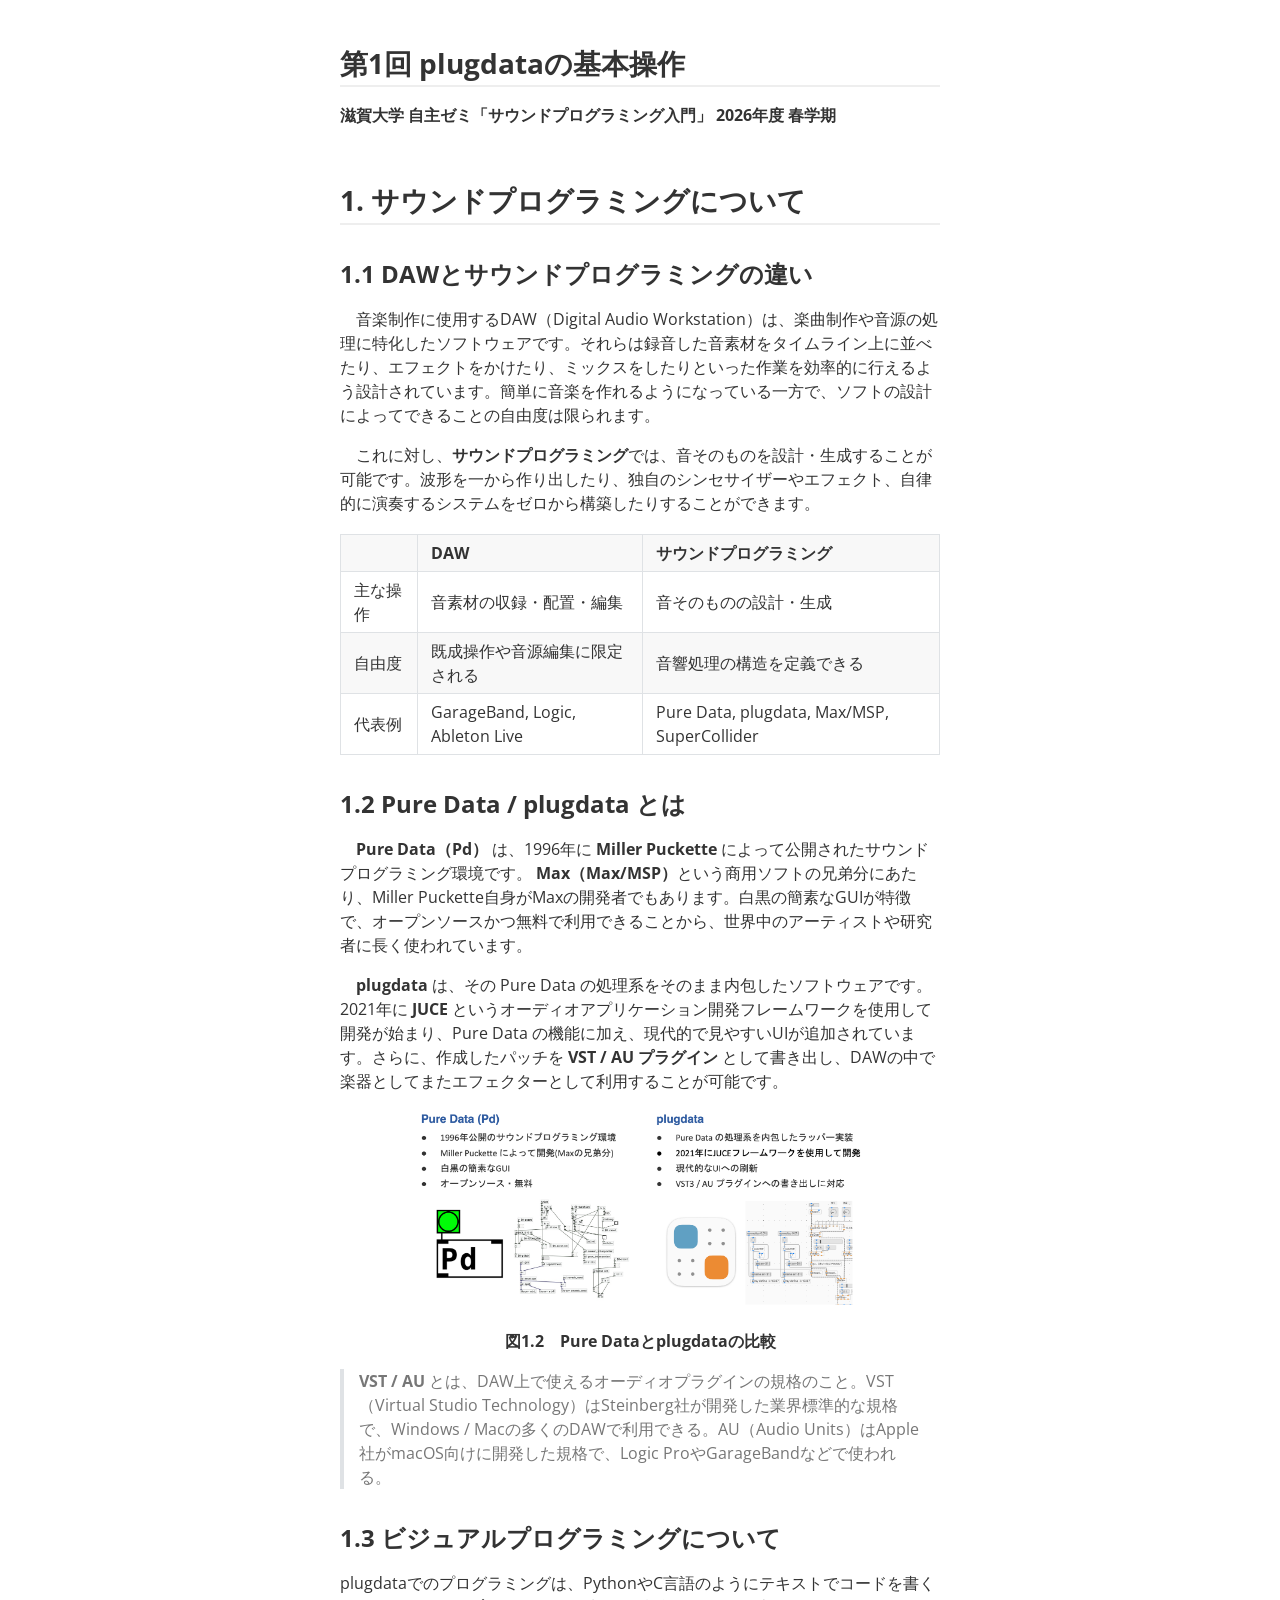
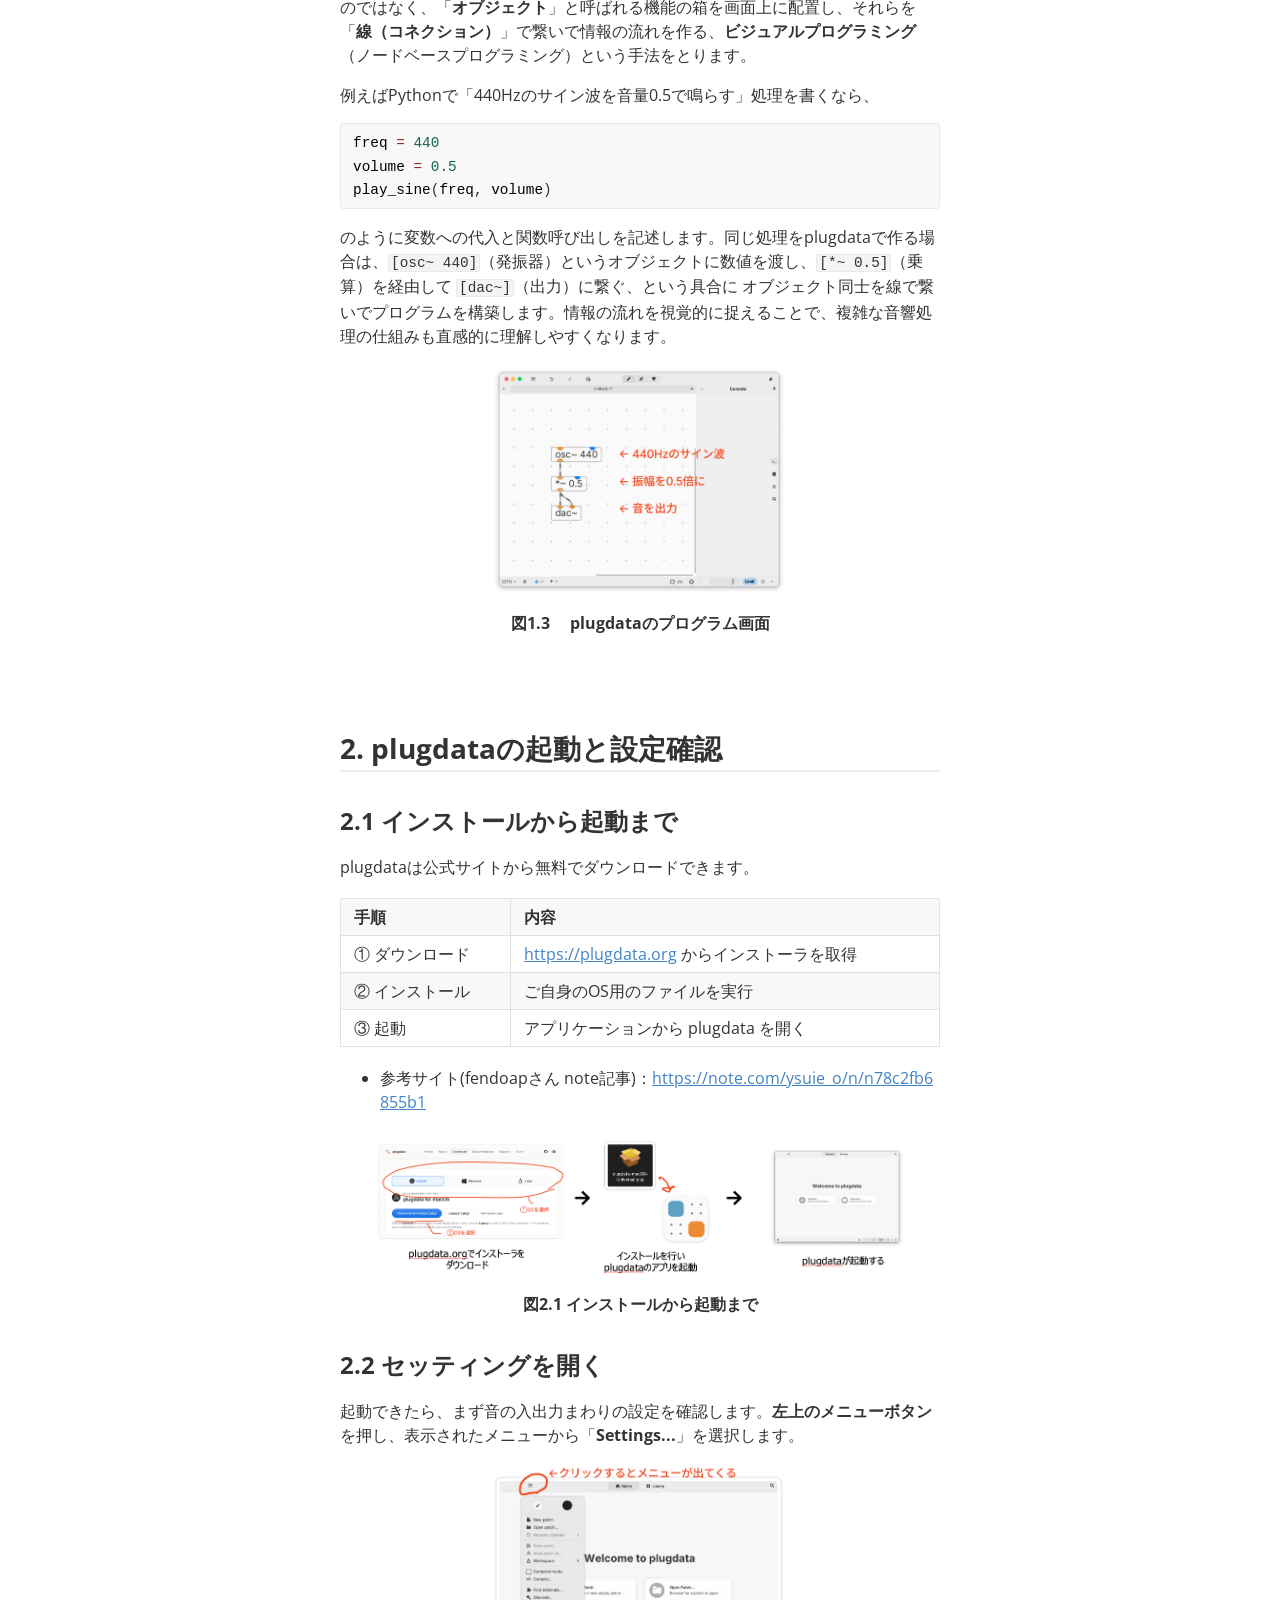
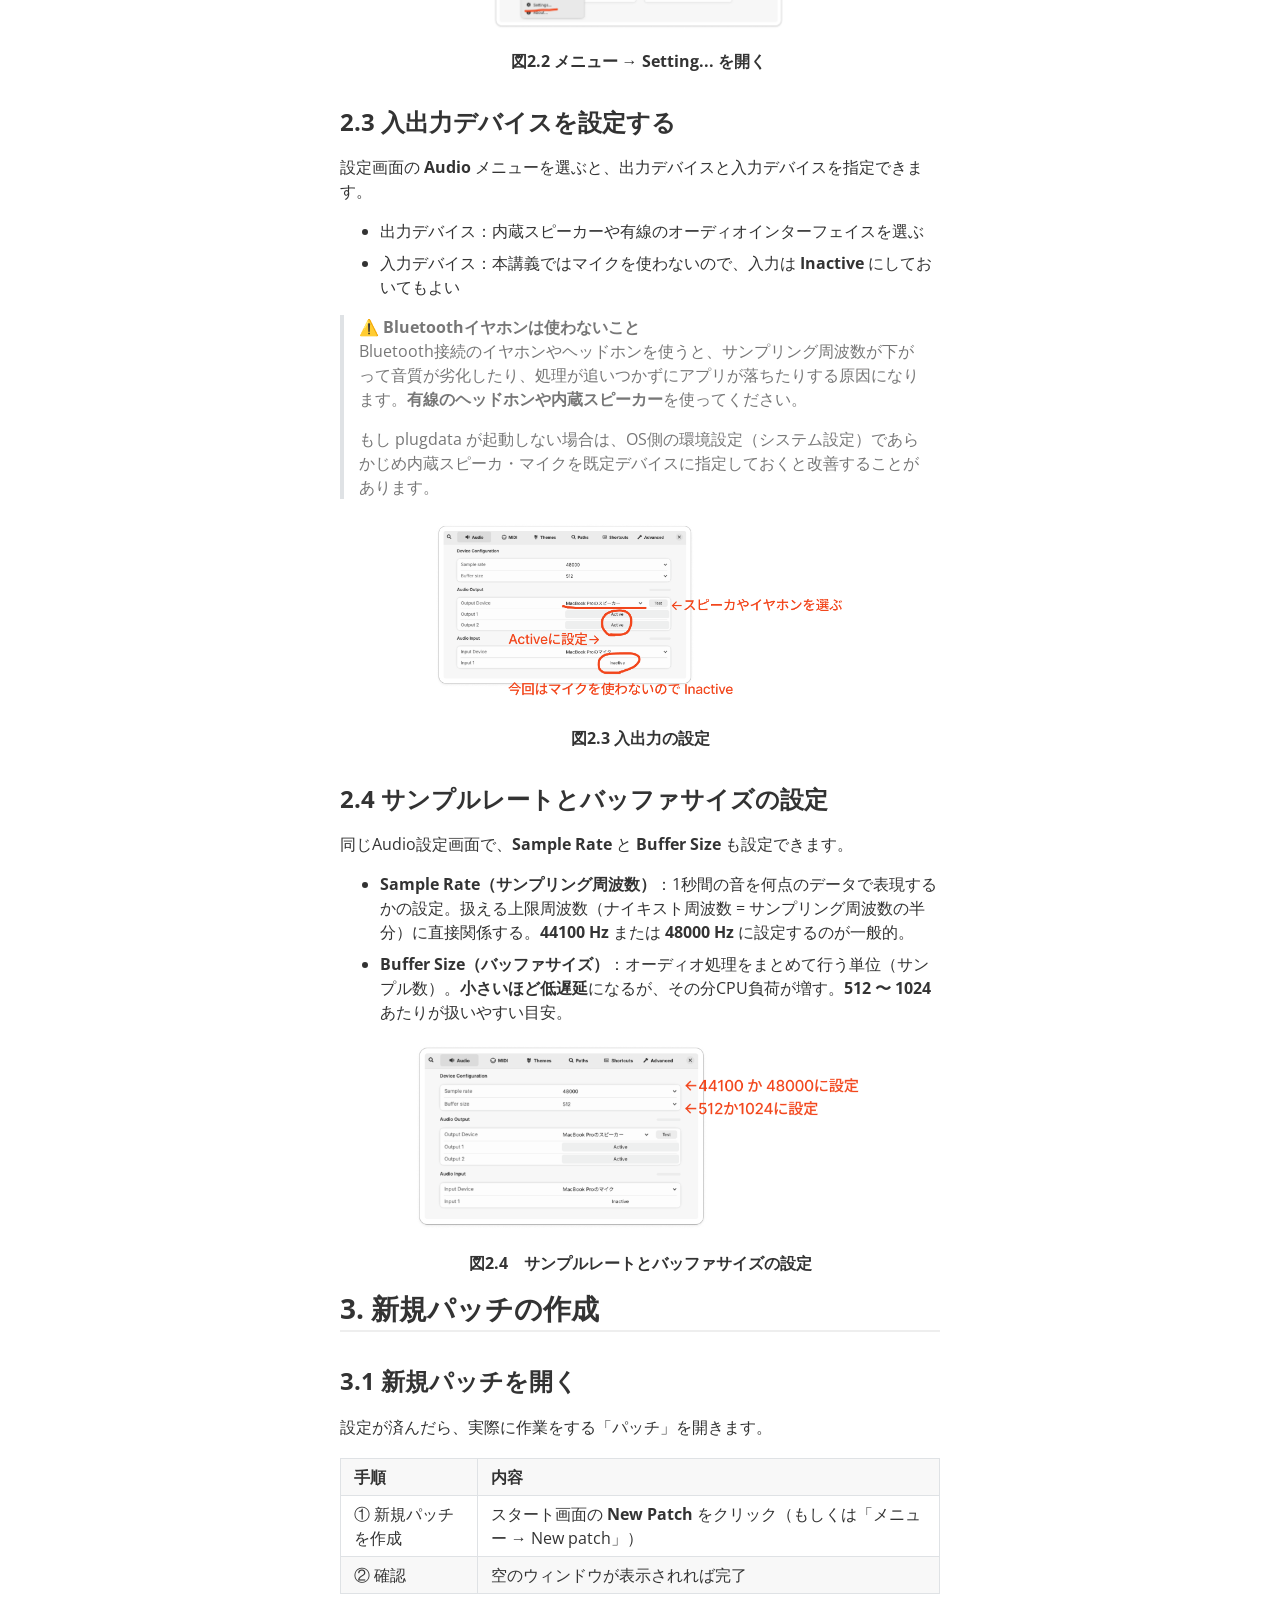
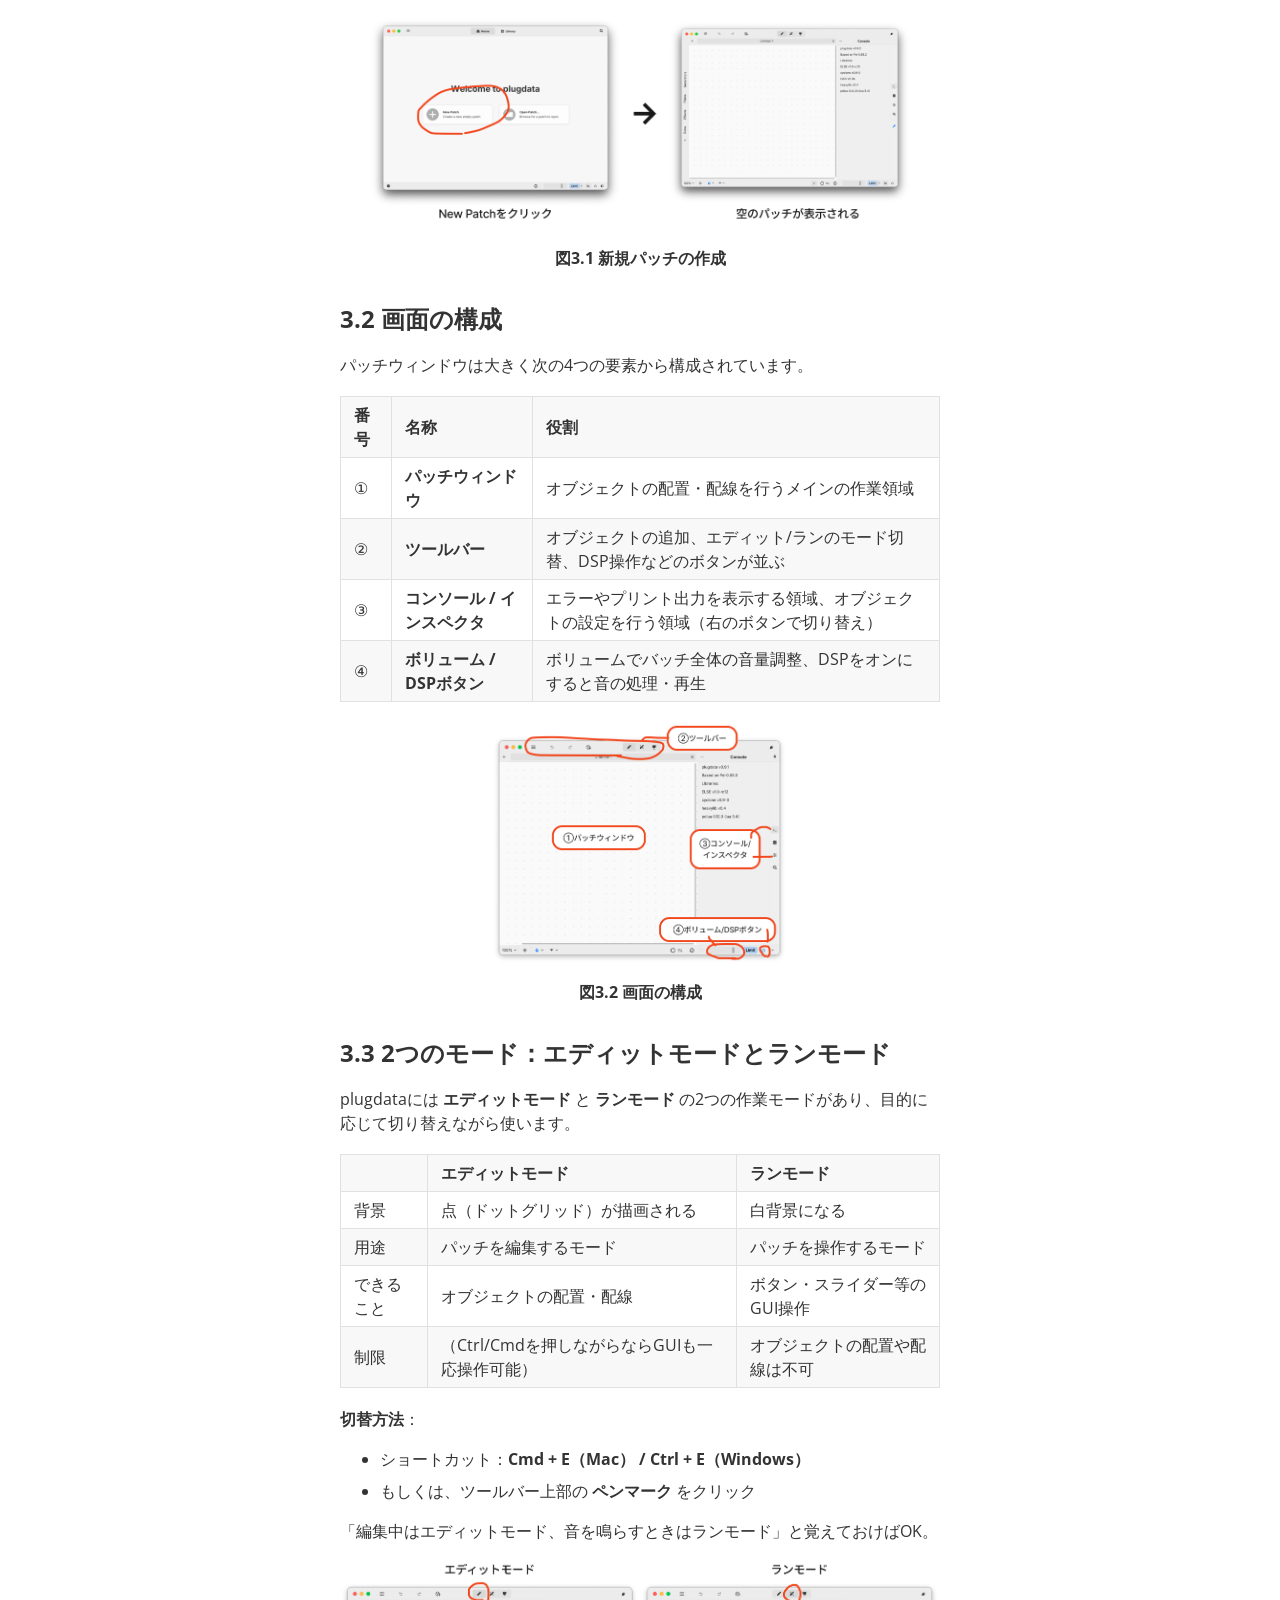
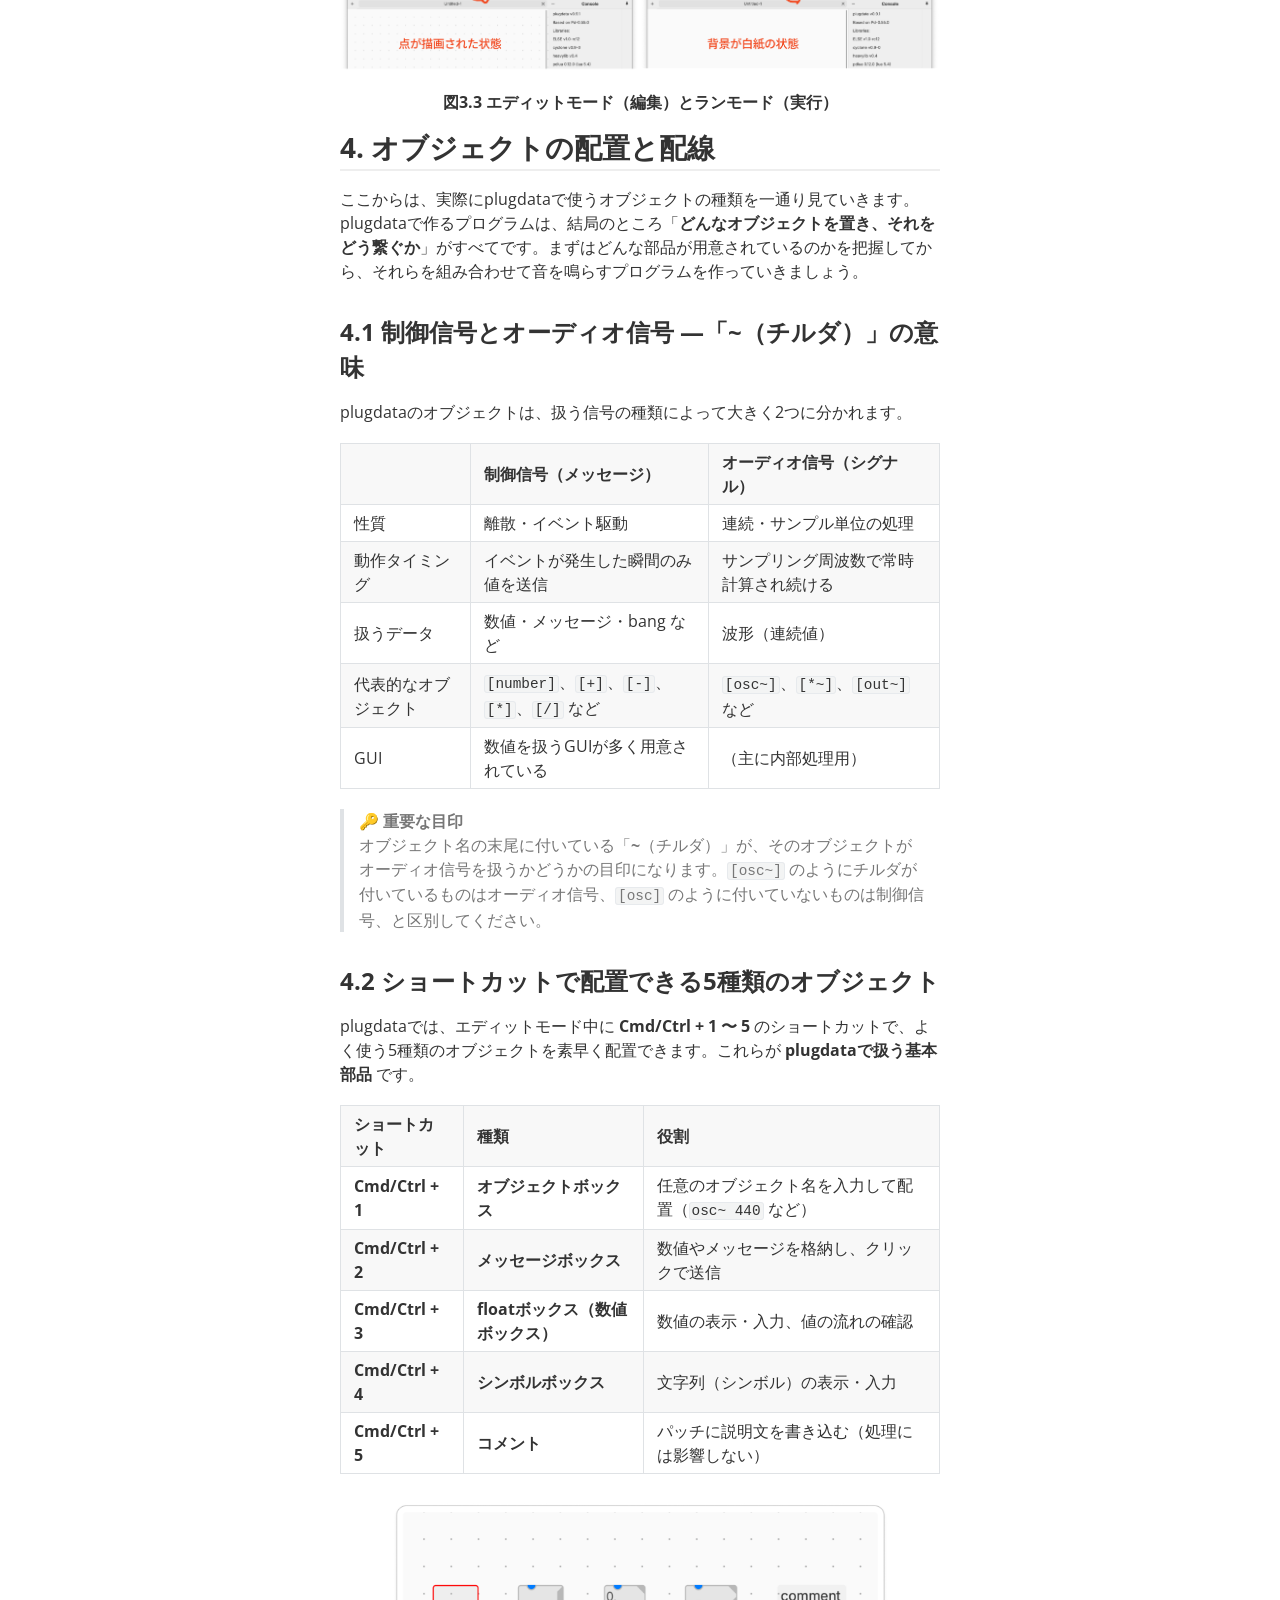
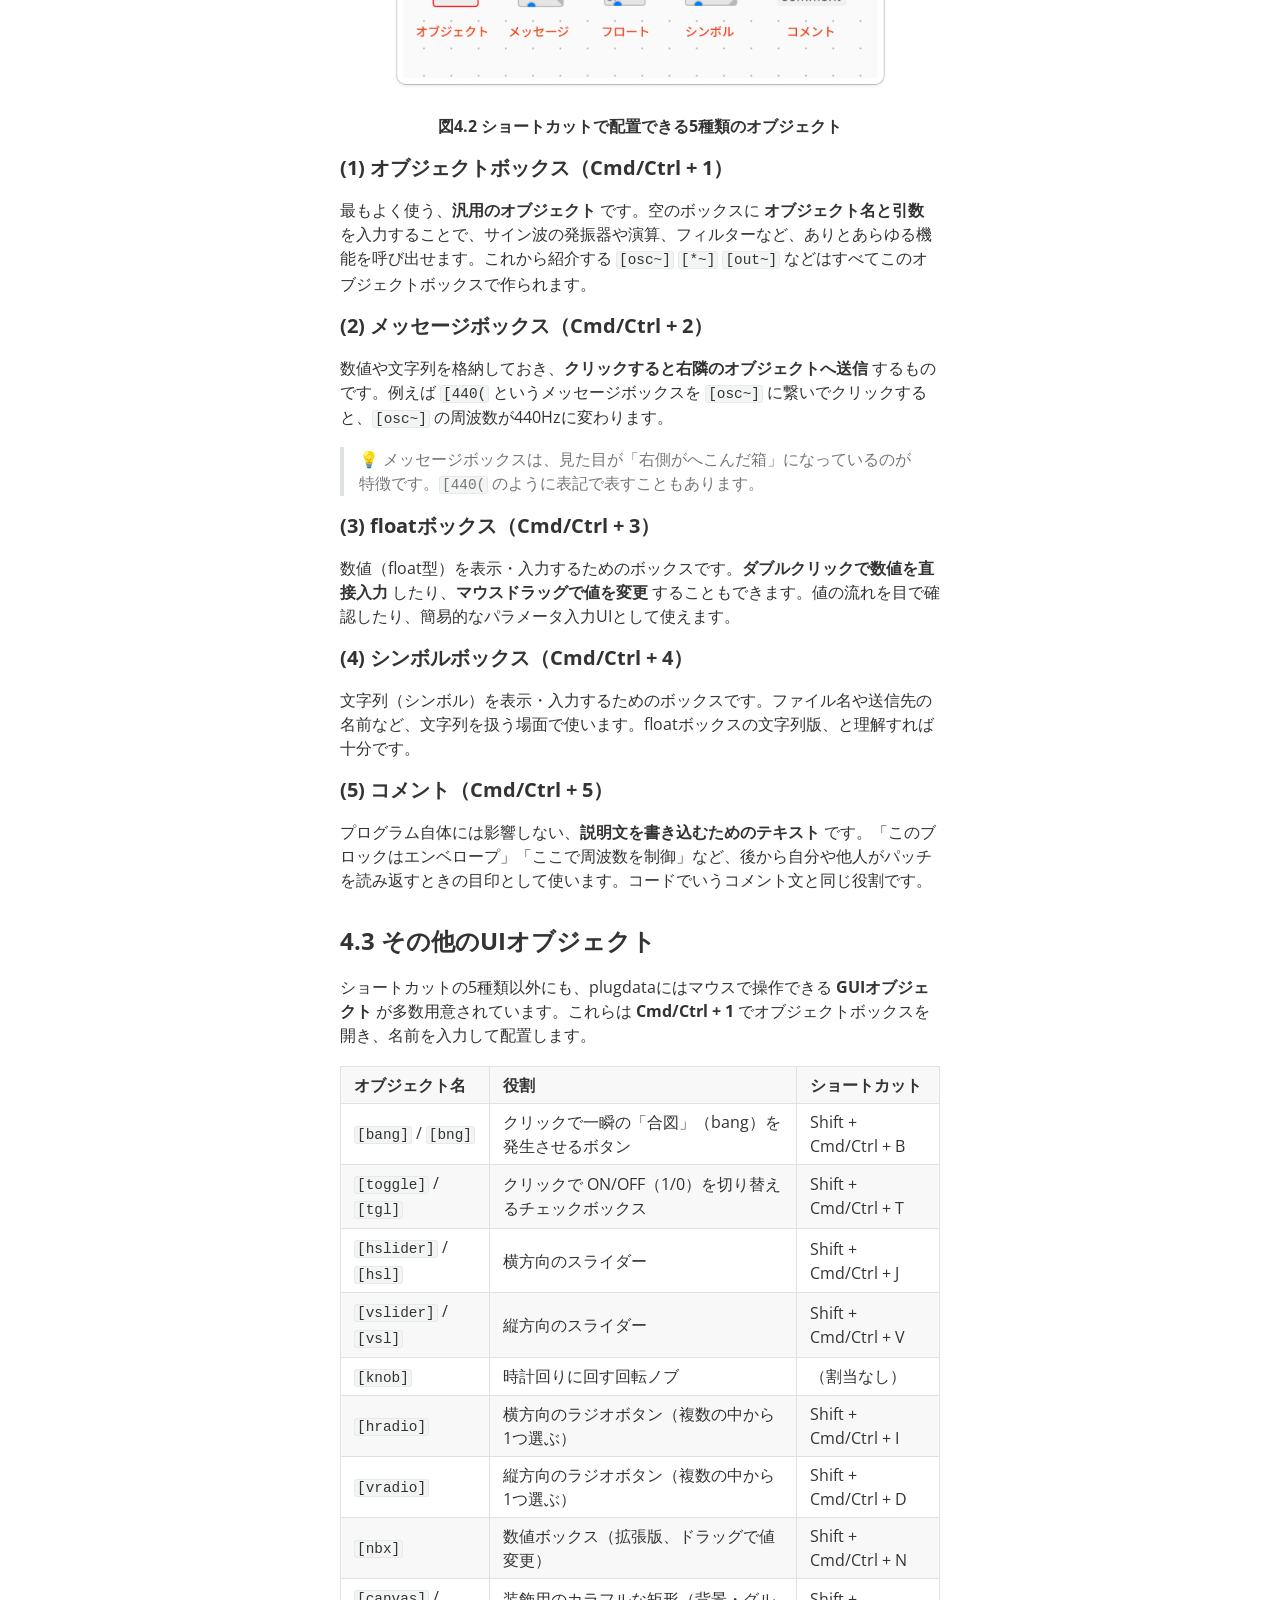
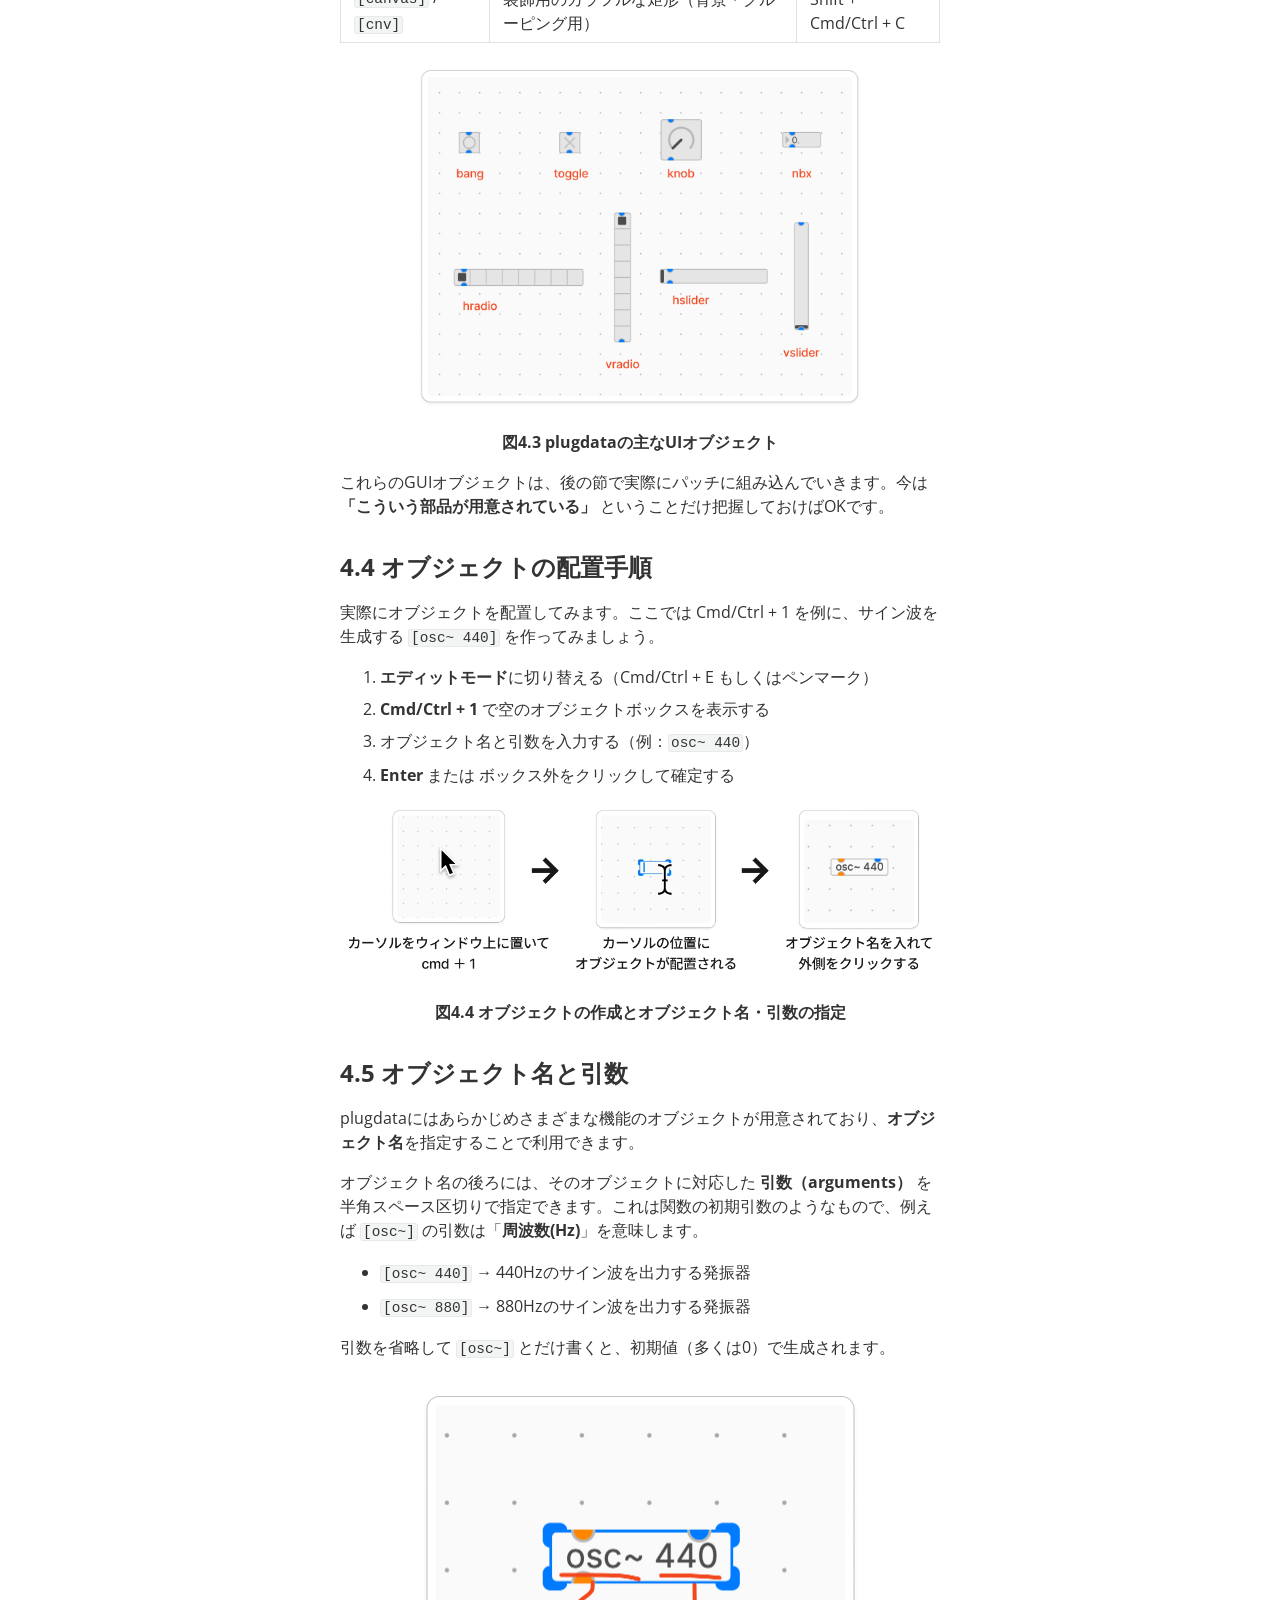
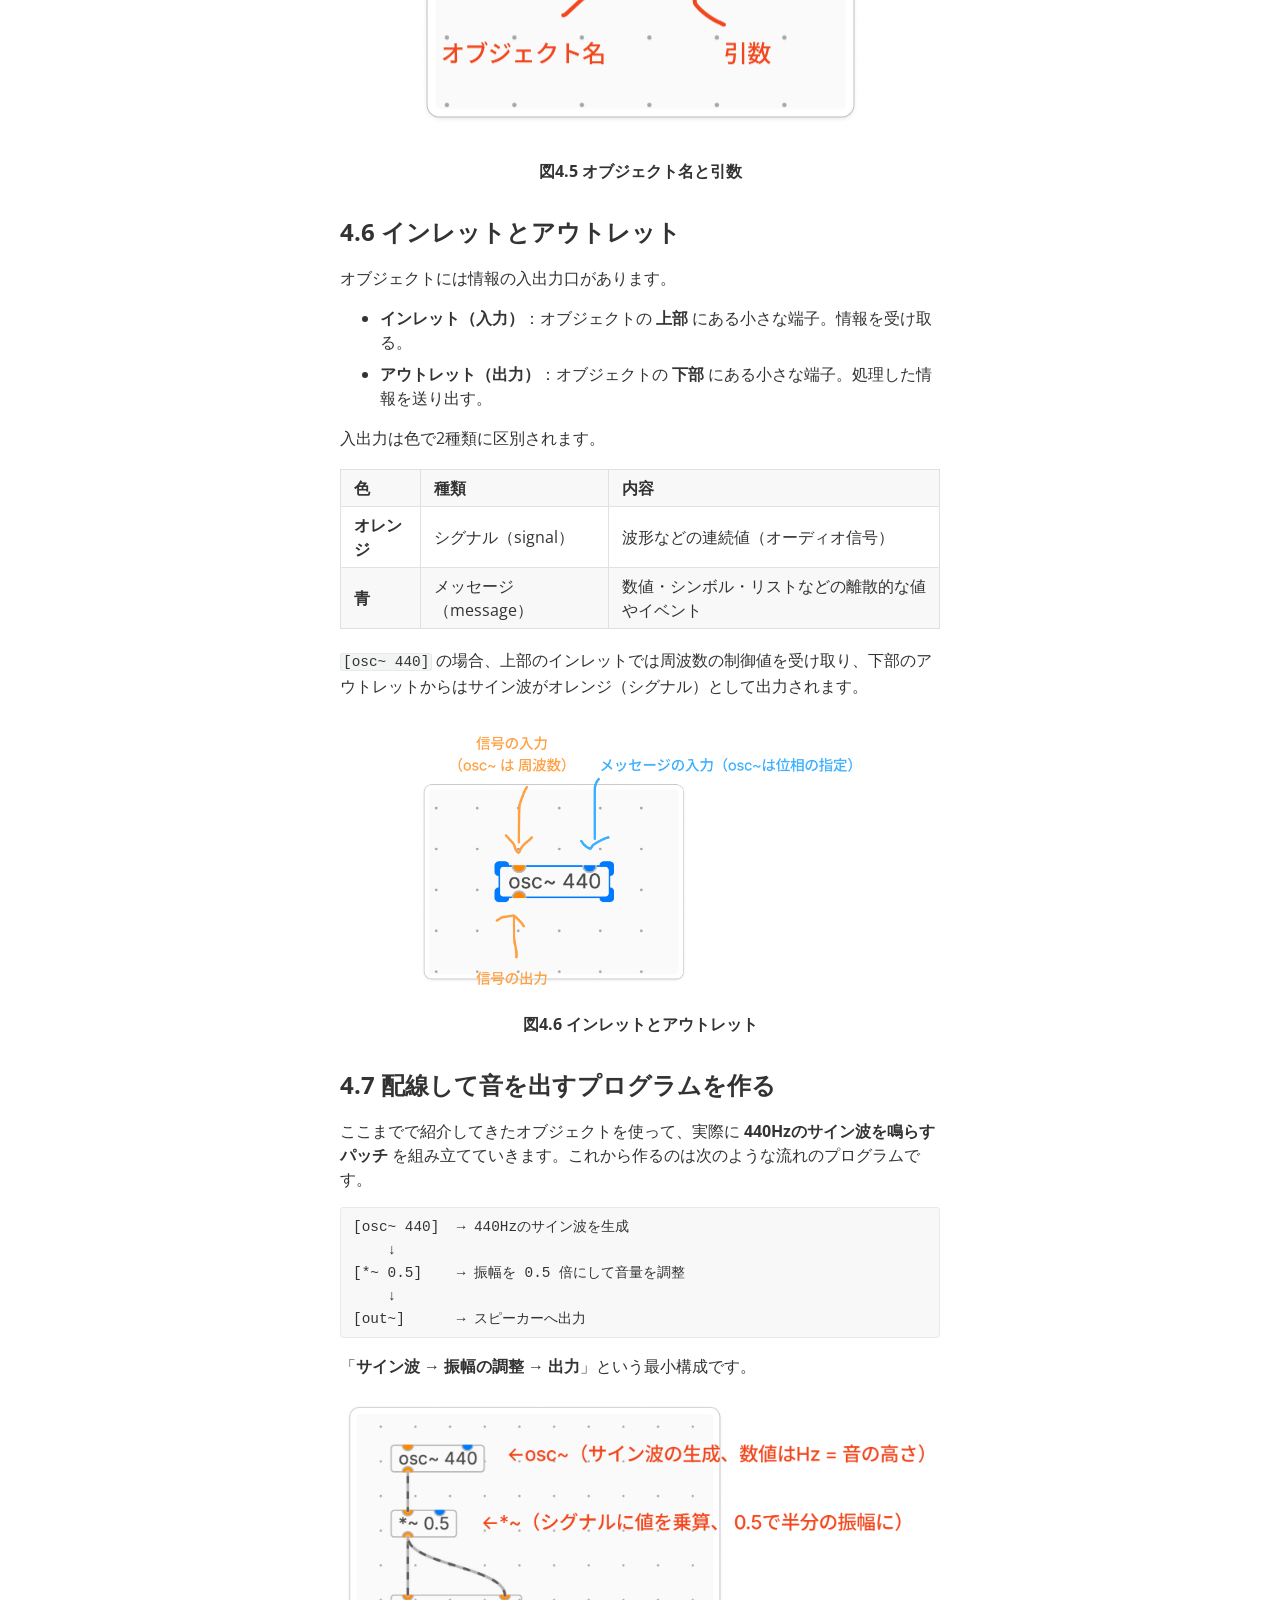
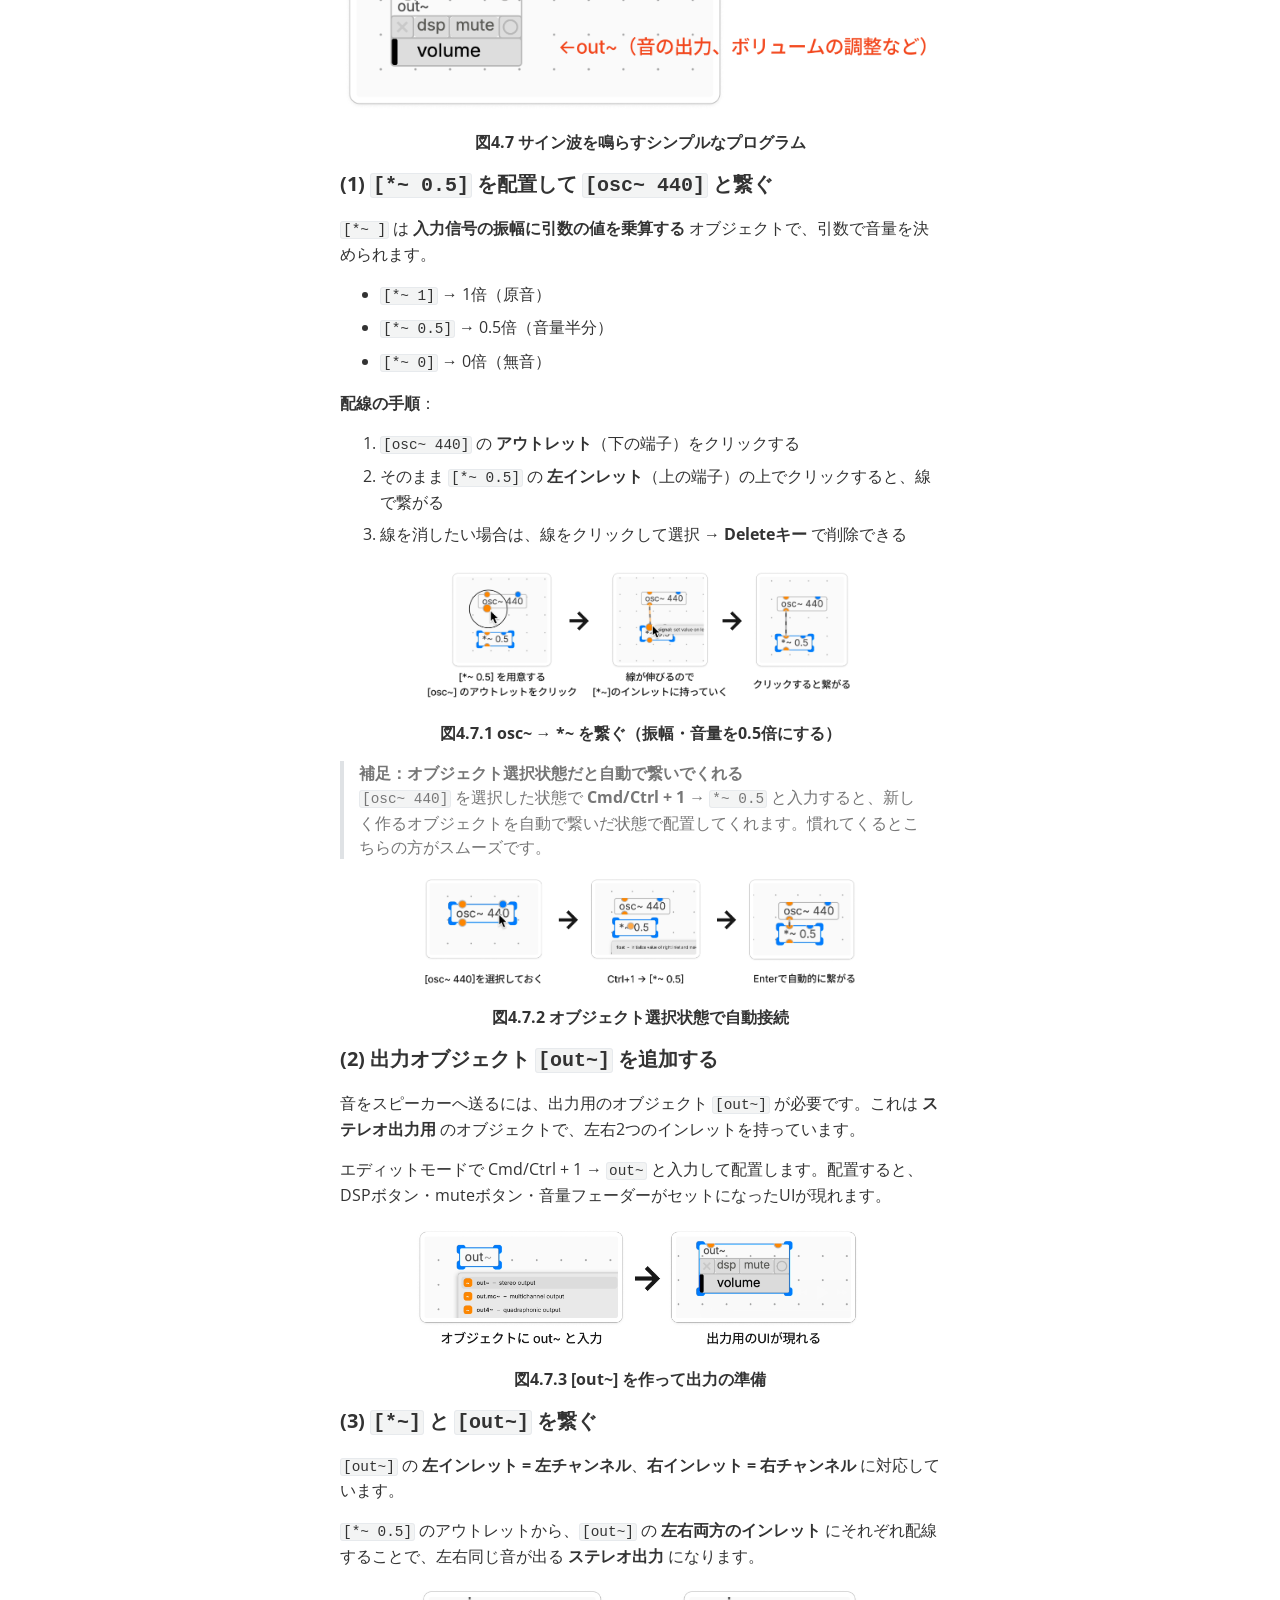
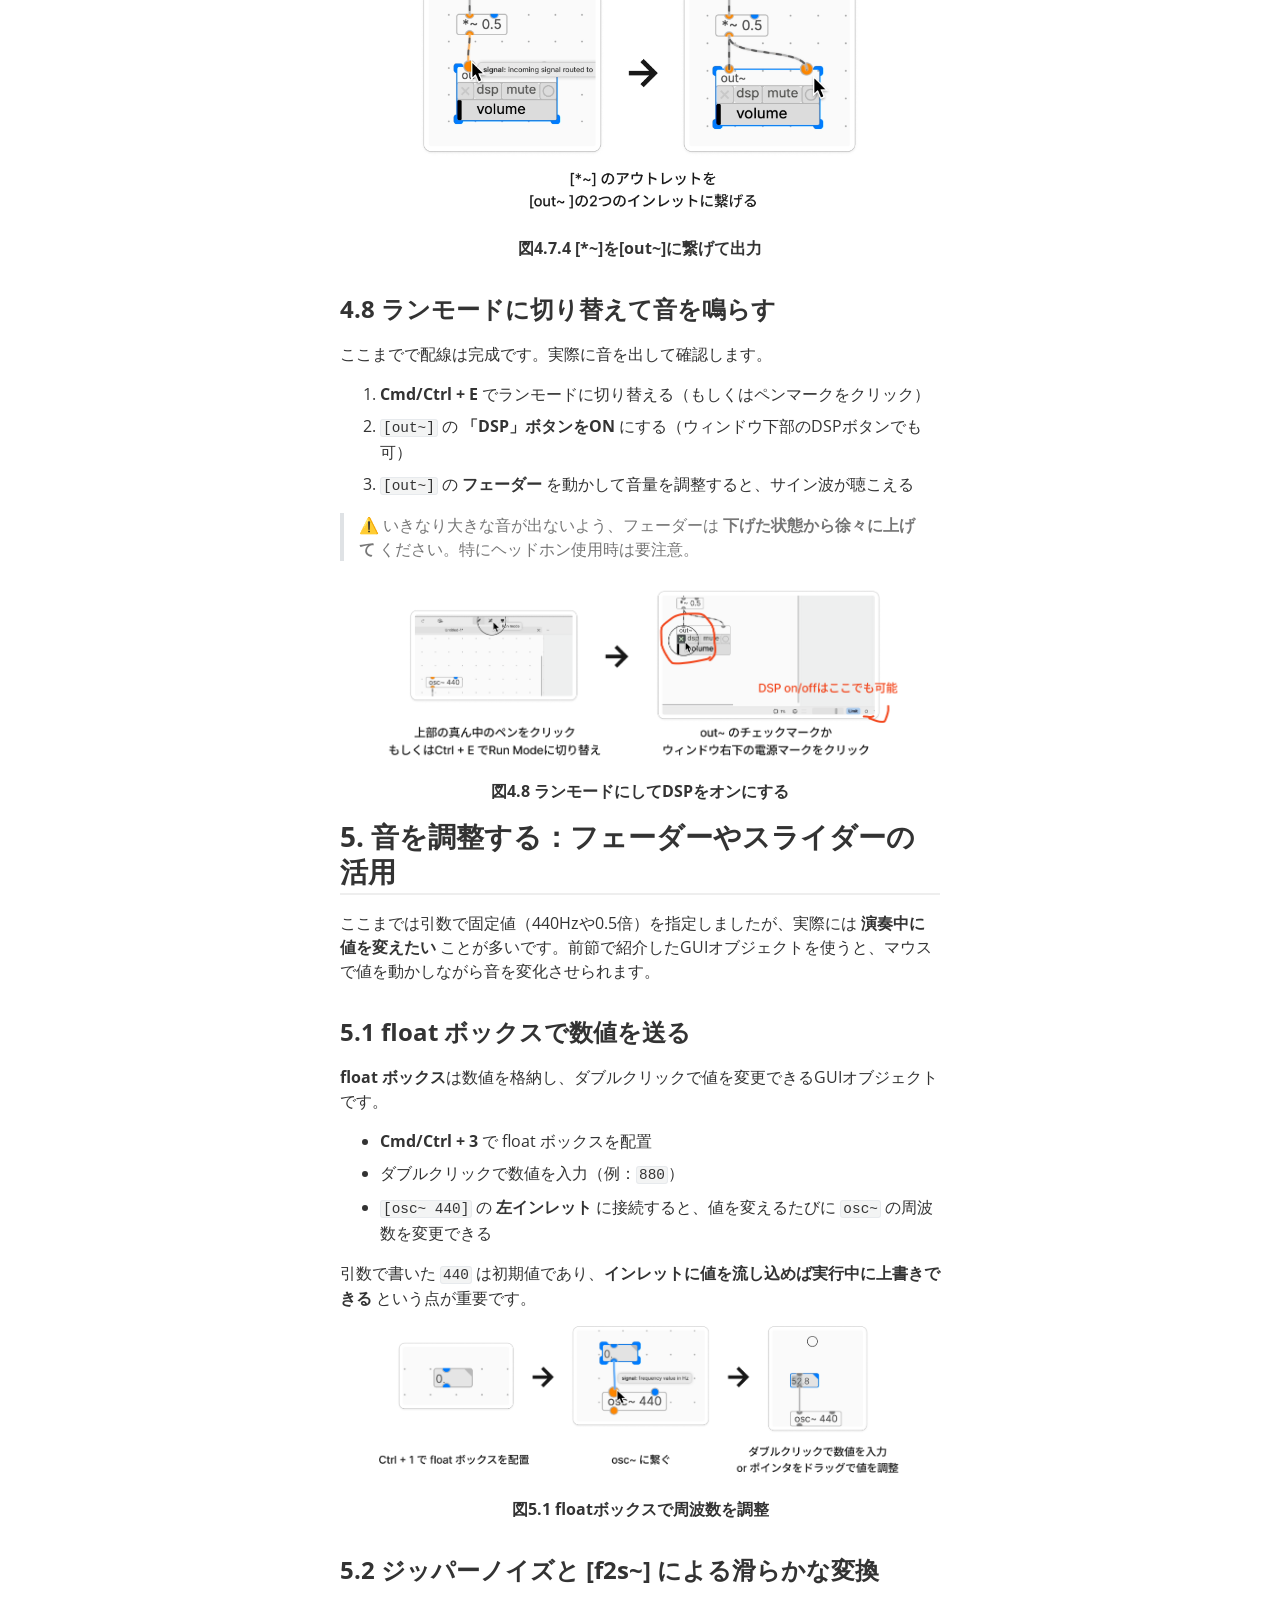
<file: lectures/1_plugdata_intro/第1回_plugdataの基本操作.html>
<!doctype html>
<html>
<head>
<link rel="icon" href="../../img/pd_study_icon.png" type="image/png">
<meta charset='UTF-8'><meta name='viewport' content='width=device-width initial-scale=1'><style type='text/css'>html {overflow-x: initial !important;}</style>
<style type='text/css'  id="style-base">:root { --bg-color: #ffffff; --text-color: #333333; --select-text-bg-color: #B5D6FC; --select-text-font-color: auto; --monospace: "Lucida Console",Consolas,"Courier",monospace; --title-bar-height: 20px; }
.mac-os-11 { --title-bar-height: 28px; }
html { font-size: 14px; background-color: var(--bg-color); color: var(--text-color); font-family: "Helvetica Neue", Helvetica, Arial, "Segoe UI Emoji", "SF Pro", sans-serif; -webkit-font-smoothing: antialiased; }
h1, h2, h3, h4, h5 { white-space: pre-wrap; }
body { margin: 0px; padding: 0px; height: auto; inset: 0px; font-size: 1rem; line-height: 1.428571; overflow-x: hidden; background: inherit; }
iframe { margin: auto; }
a.url { word-break: break-all; }
a:active, a:hover { outline: 0px; }
.in-text-selection, ::selection { text-shadow: none; background: var(--select-text-bg-color); color: var(--select-text-font-color); }
#write { margin: 0px auto; height: auto; width: inherit; word-break: normal; overflow-wrap: break-word; position: relative; white-space: normal; overflow-x: visible; padding-top: 36px; }
#write.first-line-indent p { text-indent: 2em; }
#write.first-line-indent li p, #write.first-line-indent p *, #write.first-line-indent svg * { text-indent: 0px; }
#write.first-line-indent li { margin-left: 2em; }
.for-image #write { padding-left: 8px; padding-right: 8px; }
body.typora-export { padding-left: 30px; padding-right: 30px; }
.typora-export .footnote-line, .typora-export li, .typora-export p { white-space: pre-wrap; }
.typora-export .task-list-item input { pointer-events: none; }
@media screen and (max-width: 500px) {
  body.typora-export { padding-left: 0px; padding-right: 0px; }
  #write { padding-left: 20px; padding-right: 20px; }
}
#write li > figure:last-child { margin-bottom: 0.5rem; }
#write ol, #write ul { position: relative; }
img { max-width: 100%; vertical-align: middle; image-orientation: from-image; }
button, input, select, textarea { color: inherit; font-style: inherit; font-variant-caps: inherit; font-weight: inherit; font-width: inherit; font-size: inherit; line-height: inherit; font-family: inherit; font-size-adjust: inherit; font-kerning: inherit; font-variant-alternates: inherit; font-variant-ligatures: inherit; font-variant-numeric: inherit; font-variant-east-asian: inherit; font-variant-position: inherit; font-variant-emoji: inherit; font-feature-settings: inherit; font-optical-sizing: inherit; font-variation-settings: inherit; }
input[type="checkbox"], input[type="radio"] { line-height: normal; padding: 0px; }
*, ::after, ::before { box-sizing: border-box; }
#write h1, #write h2, #write h3, #write h4, #write h5, #write h6, #write p, #write pre { width: inherit; position: relative; }
#write svg h1, #write svg h2, #write svg h3, #write svg h4, #write svg h5, #write svg h6, #write svg p { position: static; }
svg sub, svg sup { position: static; }
.nodeLabel p { padding-right: 2px; padding-left: 2px; }
.typora-export .nodeLabel p { padding-right: 0px; padding-left: 0px; }
foreignObject { overflow: visible; }
p { line-height: inherit; }
h1, h2, h3, h4, h5, h6 { break-after: avoid-page; break-inside: avoid; orphans: 4; }
p { orphans: 4; }
li p { orphans: 1; }
h1 { font-size: 2rem; }
h2 { font-size: 1.8rem; }
h3 { font-size: 1.6rem; }
h4 { font-size: 1.4rem; }
h5 { font-size: 1.2rem; }
h6 { font-size: 1rem; }
.md-math-block, .md-rawblock, h1, h2, h3, h4, h5, h6, p { margin-top: 1rem; margin-bottom: 1rem; }
.hidden { display: none; }
.md-blockmeta { color: rgb(204, 204, 204); font-weight: 700; font-style: italic; }
a { cursor: pointer; }
sup.md-footnote { padding: 2px 4px; background-color: rgba(238, 238, 238, 0.7); color: rgb(85, 85, 85); border-radius: 4px; cursor: pointer; }
sup.md-footnote a, sup.md-footnote a:hover { color: inherit; text-transform: inherit; text-decoration: inherit; }
#write input[type="checkbox"] { cursor: pointer; width: inherit; height: inherit; }
figure { overflow-x: auto; margin: 1.2em 0px; max-width: calc(100% + 16px); padding: 0px; }
figure > table { margin: 0px; }
thead, tr { break-inside: avoid; break-after: auto; }
thead { display: table-header-group; }
table { border-collapse: collapse; border-spacing: 0px; width: 100%; overflow: auto; break-inside: auto; text-align: left; }
table.md-table td { min-width: 32px; }
.CodeMirror-gutters { border-right-width: 0px; border-right-style: none; border-right-color: currentcolor; background-color: inherit; }
.CodeMirror-linenumber { -webkit-user-select: none; }
.CodeMirror { text-align: left; }
.CodeMirror-placeholder { opacity: 0.3; }
.CodeMirror pre { padding: 0px 4px; }
.CodeMirror-lines { padding: 0px; }
div.hr:focus { cursor: none; }
#write pre { white-space: pre-wrap; }
#write.fences-no-line-wrapping pre { white-space: pre; }
#write pre.ty-contain-cm { white-space: normal; }
.CodeMirror-gutters { margin-right: 4px; }
.md-fences { font-size: 0.9rem; display: block; break-inside: avoid; text-align: left; overflow: visible; white-space: pre; background: inherit; position: relative !important; }
.md-fences-adv-panel { width: 100%; margin-top: 10px; text-align: center; padding-top: 0px; padding-bottom: 8px; overflow-x: auto; }
#write .md-fences.mock-cm { white-space: pre-wrap; }
.md-fences.md-fences-with-lineno { padding-left: 0px; }
#write.fences-no-line-wrapping .md-fences.mock-cm { white-space: pre; overflow-x: auto; }
.md-fences.mock-cm.md-fences-with-lineno { padding-left: 8px; }
.CodeMirror-line, twitterwidget { break-inside: avoid; }
svg { break-inside: avoid; }
.footnotes { opacity: 0.8; font-size: 0.9rem; margin-top: 1em; margin-bottom: 1em; }
.footnotes + .footnotes { margin-top: 0px; }
.md-reset { margin: 0px; padding: 0px; border: 0px; outline: 0px; vertical-align: top; background: 0px 0px; text-decoration: none; text-shadow: none; float: none; position: static; width: auto; height: auto; white-space: nowrap; cursor: inherit; line-height: normal; font-weight: 400; text-align: left; box-sizing: content-box; direction: ltr; }
li div { padding-top: 0px; }
blockquote { margin: 1rem 0px; }
li .mathjax-block, li p { margin: 0.5rem 0px; }
li blockquote { margin: 1rem 0px; }
li { margin: 0px; position: relative; }
blockquote > :last-child { margin-bottom: 0px; }
blockquote > :first-child, li > :first-child { margin-top: 0px; }
.footnotes-area { color: rgb(136, 136, 136); margin-top: 0.714rem; padding-bottom: 0.143rem; white-space: normal; }
#write .footnote-line { white-space: pre-wrap; }
@media print {
  body, html { border: 1px solid transparent; height: 99%; break-after: avoid; break-before: avoid; font-variant-ligatures: no-common-ligatures; }
  #write { margin-top: 0px; border-color: transparent !important; padding-top: 0px !important; padding-bottom: 0px !important; }
  .typora-export * { print-color-adjust: exact; }
  .typora-export #write { break-after: avoid; }
  .typora-export #write::after { height: 0px; }
  .is-mac table { break-inside: avoid; }
  #write > p:nth-child(1) { margin-top: 0px; }
  .typora-export-show-outline .typora-export-sidebar { display: none; }
  figure { overflow-x: visible; }
}
.footnote-line { margin-top: 0.714em; font-size: 0.7em; }
a img, img a { cursor: pointer; }
pre.md-meta-block { font-size: 0.8rem; min-height: 0.8rem; white-space: pre-wrap; background: rgb(204, 204, 204); display: block; overflow-x: hidden; }
p > .md-image:only-child:not(.md-img-error) img, p > img:only-child { display: block; margin: auto; }
#write.first-line-indent p > .md-image:only-child:not(.md-img-error) img { left: -2em; position: relative; }
p > .md-image:only-child { display: inline-block; width: 100%; }
#write .MathJax_Display { margin: 0.8em 0px 0px; }
.md-math-block { width: 100%; }
.md-math-block:not(:empty)::after { display: none; }
.MathJax_ref { fill: currentcolor; }
[contenteditable="true"]:active, [contenteditable="true"]:focus, [contenteditable="false"]:active, [contenteditable="false"]:focus { outline: 0px; box-shadow: none; }
.md-task-list-item { position: relative; list-style-type: none; }
.task-list-item.md-task-list-item { padding-left: 0px; }
.md-task-list-item > input { position: absolute; top: 0px; left: 0px; margin-left: -1.2em; margin-top: calc(1em - 10px); border: medium; }
.math { font-size: 1rem; }
.md-toc { min-height: 3.58rem; position: relative; font-size: 0.9rem; border-radius: 10px; }
.md-toc-content { position: relative; margin-left: 0px; }
.md-toc-content::after, .md-toc::after { display: none; }
.md-toc-item { display: block; color: rgb(65, 131, 196); }
.md-toc-item a { text-decoration: none; }
.md-toc-inner:hover { text-decoration: underline; }
.md-toc-inner { display: inline-block; cursor: pointer; }
.md-toc-h1 .md-toc-inner { margin-left: 0px; font-weight: 700; }
.md-toc-h2 .md-toc-inner { margin-left: 2em; }
.md-toc-h3 .md-toc-inner { margin-left: 4em; }
.md-toc-h4 .md-toc-inner { margin-left: 6em; }
.md-toc-h5 .md-toc-inner { margin-left: 8em; }
.md-toc-h6 .md-toc-inner { margin-left: 10em; }
@media screen and (max-width: 48em) {
  .md-toc-h3 .md-toc-inner { margin-left: 3.5em; }
  .md-toc-h4 .md-toc-inner { margin-left: 5em; }
  .md-toc-h5 .md-toc-inner { margin-left: 6.5em; }
  .md-toc-h6 .md-toc-inner { margin-left: 8em; }
}
a.md-toc-inner { font-size: inherit; font-style: inherit; font-weight: inherit; line-height: inherit; }
.footnote-line a:not(.reversefootnote) { color: inherit; }
.reversefootnote { font-family: ui-monospace, sans-serif; }
.md-attr { display: none; }
.md-fn-count::after { content: "."; }
code, pre, samp, tt { font-family: var(--monospace); }
kbd { margin: 0px 0.1em; padding: 0.1em 0.6em; font-size: 0.8em; color: rgb(36, 39, 41); background: rgb(255, 255, 255); border: 1px solid rgb(173, 179, 185); border-radius: 3px; box-shadow: rgba(12, 13, 14, 0.2) 0px 1px 0px, rgb(255, 255, 255) 0px 0px 0px 2px inset; white-space: nowrap; vertical-align: middle; }
.md-comment { color: rgb(162, 127, 3); opacity: 0.6; font-family: var(--monospace); }
code { text-align: left; vertical-align: initial; }
a.md-print-anchor { white-space: pre !important; border-width: medium !important; border-style: none !important; border-color: currentcolor !important; display: inline-block !important; position: absolute !important; width: 1px !important; right: 0px !important; outline: 0px !important; background: 0px 0px !important; text-decoration: initial !important; text-shadow: initial !important; }
.os-windows.monocolor-emoji .md-emoji { font-family: "Segoe UI Symbol", sans-serif; }
.md-diagram-panel > svg { max-width: 100%; }
[lang="flow"] svg, [lang="mermaid"] svg { max-width: 100%; height: auto; }
[lang="mermaid"] .node text { font-size: 1rem; }
table tr th { border-bottom-width: 0px; border-bottom-style: none; border-bottom-color: currentcolor; }
video { max-width: 100%; display: block; margin: 0px auto; }
iframe { max-width: 100%; width: 100%; border: medium; }
.highlight td, .highlight tr { border: 0px; }
mark { background: rgb(255, 255, 0); color: rgb(0, 0, 0); }
.md-html-inline .md-plain, .md-html-inline strong, mark .md-inline-math, mark strong { color: inherit; }
.md-expand mark .md-meta { opacity: 0.3 !important; }
mark .md-meta { color: rgb(0, 0, 0); }
@media print {
  .typora-export h1, .typora-export h2, .typora-export h3, .typora-export h4, .typora-export h5, .typora-export h6 { break-inside: avoid; }
}
.md-diagram-panel .messageText { stroke: none !important; }
.md-diagram-panel .start-state { fill: var(--node-fill); }
.md-diagram-panel .edgeLabel rect { opacity: 1 !important; }
.md-fences.md-fences-math { font-size: 1em; }
.md-fences-advanced:not(.md-focus) { padding: 0px; white-space: nowrap; border: 0px; }
.md-fences-advanced:not(.md-focus) { background: inherit; }
.mermaid-svg { margin: auto; }
.typora-export-show-outline .typora-export-content { max-width: 1440px; margin: auto; display: flex; flex-direction: row; }
.typora-export-sidebar { width: 300px; font-size: 0.8rem; margin-top: 80px; margin-right: 18px; }
.typora-export-show-outline #write { --webkit-flex: 2; flex: 2 1 0%; }
.typora-export-sidebar .outline-content { position: fixed; top: 0px; max-height: 100%; overflow: hidden auto; padding-bottom: 30px; padding-top: 60px; width: 300px; }
@media screen and (max-width: 1024px) {
  .typora-export-sidebar, .typora-export-sidebar .outline-content { width: 240px; }
}
@media screen and (max-width: 800px) {
  .typora-export-sidebar { display: none; }
}
.outline-content li, .outline-content ul { margin-left: 0px; margin-right: 0px; padding-left: 0px; padding-right: 0px; list-style: none; overflow-wrap: anywhere; }
.outline-content ul { margin-top: 0px; margin-bottom: 0px; }
.outline-content strong { font-weight: 400; }
.outline-expander { width: 1rem; height: 1.428571rem; position: relative; display: table-cell; vertical-align: middle; cursor: pointer; padding-left: 4px; }
.outline-expander::before { content: ""; position: relative; font-family: Ionicons; display: inline-block; font-size: 8px; vertical-align: middle; }
.outline-item { padding-top: 3px; padding-bottom: 3px; cursor: pointer; }
.outline-expander:hover::before { content: ""; }
.outline-h1 > .outline-item { padding-left: 0px; }
.outline-h2 > .outline-item { padding-left: 1em; }
.outline-h3 > .outline-item { padding-left: 2em; }
.outline-h4 > .outline-item { padding-left: 3em; }
.outline-h5 > .outline-item { padding-left: 4em; }
.outline-h6 > .outline-item { padding-left: 5em; }
.outline-label { cursor: pointer; display: table-cell; vertical-align: middle; text-decoration: none; color: inherit; }
.outline-label:hover { text-decoration: underline; }
.outline-item:hover { border-color: rgb(245, 245, 245); background-color: var(--item-hover-bg-color); }
.outline-item:hover { margin-left: -28px; margin-right: -28px; border-left-width: 28px; border-left-style: solid; border-left-color: transparent; border-right-width: 28px; border-right-style: solid; border-right-color: transparent; }
.outline-item-single .outline-expander::before, .outline-item-single .outline-expander:hover::before { display: none; }
.outline-item-open > .outline-item > .outline-expander::before { content: ""; }
.outline-children { display: none; }
.info-panel-tab-wrapper { display: none; }
.outline-item-open > .outline-children { display: block; }
.typora-export .outline-item { padding-top: 1px; padding-bottom: 1px; }
.typora-export .outline-item:hover { margin-right: -8px; border-right-width: 8px; border-right-style: solid; border-right-color: transparent; }
.typora-export .outline-expander::before { content: "+"; font-family: inherit; top: -1px; }
.typora-export .outline-expander:hover::before, .typora-export .outline-item-open > .outline-item > .outline-expander::before { content: "−"; }
.typora-export-collapse-outline .outline-children { display: none; }
.typora-export-collapse-outline .outline-item-open > .outline-children, .typora-export-no-collapse-outline .outline-children { display: block; }
.typora-export-no-collapse-outline .outline-expander::before { content: "" !important; }
.typora-export-show-outline .outline-item-active > .outline-item .outline-label { font-weight: 700; }
.md-inline-math-container mjx-container { zoom: 0.95; }
mjx-container { break-inside: avoid; }
.md-alert.md-alert-note { border-left-color: rgb(9, 105, 218); }
.md-alert.md-alert-important { border-left-color: rgb(130, 80, 223); }
.md-alert.md-alert-warning { border-left-color: rgb(154, 103, 0); }
.md-alert.md-alert-tip { border-left-color: rgb(31, 136, 61); }
.md-alert.md-alert-caution { border-left-color: rgb(207, 34, 46); }
.md-alert { padding: 0px 1em; margin-bottom: 16px; color: inherit; border-left-width: 0.25em; border-left-style: solid; border-left-color: rgb(0, 0, 0); }
.md-alert-text-note { color: rgb(9, 105, 218); }
.md-alert-text-important { color: rgb(130, 80, 223); }
.md-alert-text-warning { color: rgb(154, 103, 0); }
.md-alert-text-tip { color: rgb(31, 136, 61); }
.md-alert-text-caution { color: rgb(207, 34, 46); }
.md-alert-text { font-size: 0.9rem; font-weight: 700; }
.md-alert-text svg { fill: currentcolor; position: relative; top: 0.125em; margin-right: 1ch; overflow: visible; }
.md-alert-text-container::after { content: attr(data-text); text-transform: capitalize; pointer-events: none; margin-right: 1ch; }

</style>
<style type='text/css'  id="style-codemirror">.CodeMirror { height: auto; }
.CodeMirror.cm-s-inner { background: inherit; }
.CodeMirror-scroll { overflow: auto hidden; z-index: 3; }
.CodeMirror-gutter-filler, .CodeMirror-scrollbar-filler { background-color: rgb(255, 255, 255); }
.CodeMirror-gutters { border-right-width: 1px; border-right-style: solid; border-right-color: rgb(221, 221, 221); background: inherit; white-space: nowrap; }
.CodeMirror-linenumber { padding: 0px 3px 0px 5px; text-align: right; color: rgb(153, 153, 153); }
.cm-s-inner .cm-keyword { color: rgb(119, 0, 136); }
.cm-s-inner .cm-atom, .cm-s-inner.cm-atom { color: rgb(34, 17, 153); }
.cm-s-inner .cm-number { color: rgb(17, 102, 68); }
.cm-s-inner .cm-def { color: rgb(0, 0, 255); }
.cm-s-inner .cm-variable { color: rgb(0, 0, 0); }
.cm-s-inner .cm-variable-2 { color: rgb(0, 85, 170); }
.cm-s-inner .cm-variable-3 { color: rgb(0, 136, 85); }
.cm-s-inner .cm-string { color: rgb(170, 17, 17); }
.cm-s-inner .cm-property { color: rgb(0, 0, 0); }
.cm-s-inner .cm-operator { color: rgb(152, 26, 26); }
.cm-s-inner .cm-comment, .cm-s-inner.cm-comment { color: rgb(170, 85, 0); }
.cm-s-inner .cm-string-2 { color: rgb(255, 85, 0); }
.cm-s-inner .cm-meta { color: rgb(85, 85, 85); }
.cm-s-inner .cm-qualifier { color: rgb(85, 85, 85); }
.cm-s-inner .cm-builtin { color: rgb(51, 0, 170); }
.cm-s-inner .cm-bracket { color: rgb(153, 153, 119); }
.cm-s-inner .cm-tag { color: rgb(17, 119, 0); }
.cm-s-inner .cm-attribute { color: rgb(0, 0, 204); }
.cm-s-inner .cm-header, .cm-s-inner.cm-header { color: rgb(0, 0, 255); }
.cm-s-inner .cm-quote, .cm-s-inner.cm-quote { color: rgb(0, 153, 0); }
.cm-s-inner .cm-hr, .cm-s-inner.cm-hr { color: rgb(153, 153, 153); }
.cm-s-inner .cm-link, .cm-s-inner.cm-link { color: rgb(0, 0, 204); }
.cm-negative { color: rgb(221, 68, 68); }
.cm-positive { color: rgb(34, 153, 34); }
.cm-header, .cm-strong { font-weight: 700; }
.cm-del { text-decoration: line-through; }
.cm-em { font-style: italic; }
.cm-link { text-decoration: underline; }
.cm-error { color: red; }
.cm-invalidchar { color: red; }
.cm-constant { color: rgb(38, 139, 210); }
.cm-defined { color: rgb(181, 137, 0); }
div.CodeMirror span.CodeMirror-matchingbracket { color: rgb(0, 255, 0); }
div.CodeMirror span.CodeMirror-nonmatchingbracket { color: rgb(255, 34, 34); }
.cm-s-inner .CodeMirror-activeline-background { background: inherit; }
.CodeMirror { position: relative; overflow: hidden; }
.CodeMirror-scroll { height: 100%; outline: 0px; position: relative; box-sizing: content-box; background: inherit; }
.CodeMirror-sizer { position: relative; }
.CodeMirror-gutter-filler, .CodeMirror-hscrollbar, .CodeMirror-scrollbar-filler, .CodeMirror-vscrollbar { position: absolute; z-index: 6; display: none; outline: 0px; }
.CodeMirror-vscrollbar { right: 0px; top: 0px; overflow: hidden; }
.CodeMirror-hscrollbar { bottom: 0px; left: 0px; overflow: auto hidden; }
.CodeMirror-scrollbar-filler { right: 0px; bottom: 0px; }
.CodeMirror-gutter-filler { left: 0px; bottom: 0px; }
.CodeMirror-gutters { position: absolute; left: 0px; top: 0px; padding-bottom: 10px; z-index: 3; overflow-y: hidden; }
.CodeMirror-gutter { white-space: normal; height: 100%; box-sizing: content-box; padding-bottom: 30px; margin-bottom: -32px; display: inline-block; }
.CodeMirror-gutter-wrapper { position: absolute; z-index: 4; background: 0px 0px !important; border: medium !important; }
.CodeMirror-gutter-background { position: absolute; top: 0px; bottom: 0px; z-index: 4; }
.CodeMirror-gutter-elt { position: absolute; cursor: default; z-index: 4; }
.CodeMirror-lines { cursor: text; }
.CodeMirror pre { border-radius: 0px; border-width: 0px; background: 0px 0px; font-family: inherit; font-size: inherit; margin: 0px; white-space: pre; overflow-wrap: normal; color: inherit; z-index: 2; position: relative; overflow: visible; }
.CodeMirror-wrap pre { overflow-wrap: break-word; white-space: pre-wrap; word-break: normal; }
.CodeMirror-code pre { border-right-width: 30px; border-right-style: solid; border-right-color: transparent; width: fit-content; }
.CodeMirror-wrap .CodeMirror-code pre { border-right-width: medium; border-right-style: none; border-right-color: currentcolor; width: auto; }
.CodeMirror-linebackground { position: absolute; inset: 0px; z-index: 0; }
.CodeMirror-linewidget { position: relative; z-index: 2; overflow: auto; }
.CodeMirror-wrap .CodeMirror-scroll { overflow-x: hidden; }
.CodeMirror-measure { position: absolute; width: 100%; height: 0px; overflow: hidden; visibility: hidden; }
.CodeMirror-measure pre { position: static; }
.CodeMirror div.CodeMirror-cursor { position: absolute; visibility: hidden; border-right-width: medium; border-right-style: none; border-right-color: currentcolor; width: 0px; }
.CodeMirror div.CodeMirror-cursor { visibility: hidden; }
.CodeMirror-focused div.CodeMirror-cursor { visibility: inherit; }
.cm-searching { background: rgba(255, 255, 0, 0.4); }
span.cm-underlined { text-decoration: underline; }
span.cm-strikethrough { text-decoration: line-through; }
.cm-tw-syntaxerror { color: rgb(255, 255, 255); background-color: rgb(153, 0, 0); }
.cm-tw-deleted { text-decoration: line-through; }
.cm-tw-header5 { font-weight: 700; }
.cm-tw-listitem:first-child { padding-left: 10px; }
.cm-tw-box { border-style: solid; border-right-width: 1px; border-bottom-width: 1px; border-left-width: 1px; border-color: inherit; border-top-width: 0px !important; }
.cm-tw-underline { text-decoration: underline; }
@media print {
  .CodeMirror div.CodeMirror-cursor { visibility: hidden; }
}

</style>
<link rel='stylesheet' href='https://fonts.googleapis.com/css?family=Open+Sans:400italic,700italic,700,400&amp;subset=latin,latin-ext' type='text/css' />
<style type='text/css'  id="style-theme_css">:root {
    --side-bar-bg-color: #fafafa;
    --control-text-color: #777;
}

@include-when-export url(https://fonts.googleapis.com/css?family=Open+Sans:400italic,700italic,700,400&subset=latin,latin-ext);

/* open-sans-regular - latin-ext_latin */
  /* open-sans-italic - latin-ext_latin */
    /* open-sans-700 - latin-ext_latin */
    /* open-sans-700italic - latin-ext_latin */
  html {
    font-size: 16px;
    -webkit-font-smoothing: antialiased;
}

body {
    font-family: "Open Sans","Clear Sans", "Helvetica Neue", Helvetica, Arial, 'Segoe UI Emoji', 'SF Pro', sans-serif;
    color: rgb(51, 51, 51);
    line-height: 1.6;
}

#write {
    max-width: 660px;
  	margin: 0 auto;
  	padding: 30px;
    padding-bottom: 100px;
}

@media only screen and (min-width: 1400px) {
	#write {
		max-width: 1024px;
	}
}

@media only screen and (min-width: 1800px) {
	#write {
		max-width: 1200px;
	}
}

#write > ul:first-child,
#write > ol:first-child{
    margin-top: 30px;
}

a {
    color: #4183C4;
}
h1,
h2,
h3,
h4,
h5,
h6 {
    position: relative;
    margin-top: 1rem;
    margin-bottom: 1rem;
    font-weight: bold;
    line-height: 1.4;
    cursor: text;
}
h1:hover a.anchor,
h2:hover a.anchor,
h3:hover a.anchor,
h4:hover a.anchor,
h5:hover a.anchor,
h6:hover a.anchor {
    text-decoration: none;
}
h1 tt,
h1 code {
    font-size: inherit;
}
h2 tt,
h2 code {
    font-size: inherit;
}
h3 tt,
h3 code {
    font-size: inherit;
}
h4 tt,
h4 code {
    font-size: inherit;
}
h5 tt,
h5 code {
    font-size: inherit;
}
h6 tt,
h6 code {
    font-size: inherit;
}
h1 {
    font-size: 2.25em;
    line-height: 1.2;
    margin-top: 2rem;
    border-bottom: none;
}
h2 {
    font-size: 1.75em;
    line-height: 1.225;
    border-bottom: 2px solid #eee;
    padding-bottom: 5px;
}

/*@media print {
    .typora-export h1,
    .typora-export h2 {
        border-bottom: none;
        padding-bottom: initial;
    }

    .typora-export h1::after,
    .typora-export h2::after {
        content: "";
        display: block;
        height: 100px;
        margin-top: -96px;
        border-top: 1px solid #eee;
    }
}*/

h3 {
    font-size: 1.5em;
    margin-top: 2rem;
    line-height: 1.43;
}
h4 {
    font-size: 1.25em;
}
h5 {
    font-size: 1em;
}
h6 {
   font-size: 1em;
    color: #777;
}
p,
blockquote,
ul,
ol,
dl,
table{
    margin: 1em 0;
    line-height: 1.5;
}
li>ol,
li>ul {
    margin: 0 0;
}
hr {
    height: 2px;
    padding: 0;
    margin: 16px 0;
    background-color: #e7e7e7;
    border: 0 none;
    overflow: hidden;
    box-sizing: content-box;
}

li p.first {
    display: inline-block;
}
ul,
ol {
    padding-left: 30px;
}
ul:first-child,
ol:first-child {
    margin-top: 0;
}
ul:last-child,
ol:last-child {
    margin-bottom: 0;
}
blockquote {
    border-left: 4px solid #dfe2e5;
    padding: 0 15px;
    color: #777777;
}
blockquote blockquote {
    padding-right: 0;
}
table {
    padding: 0;
    word-break: initial;
}
table tr {
    border: 1px solid #dfe2e5;
    margin: 0;
    padding: 0;
}
table tr:nth-child(2n),
thead {
    background-color: #f8f8f8;
}
table th {
    font-weight: bold;
    border: 1px solid #dfe2e5;
    border-bottom: 0;
    margin: 0;
    padding: 6px 13px;
}
table td {
    border: 1px solid #dfe2e5;
    margin: 0;
    padding: 6px 13px;
}
table th:first-child,
table td:first-child {
    margin-top: 0;
}
table th:last-child,
table td:last-child {
    margin-bottom: 0;
}

.CodeMirror-lines {
    padding-left: 4px;
}

.code-tooltip {
    box-shadow: 0 1px 1px 0 rgba(0,28,36,.3);
    border-top: 1px solid #eef2f2;
}

.md-fences,
code,
tt {
    border: 1px solid #e7eaed;
    background-color: #f8f8f8;
    border-radius: 3px;
    padding: 0;
    padding: 2px 4px 0px 4px;
    font-size: 0.9em;
}

code {
    background-color: #f3f4f4;
    padding: 0 2px 0 2px;
}

.md-fences {
    margin-bottom: 15px;
    margin-top: 15px;
    padding-top: 8px;
    padding-bottom: 6px;
}


.md-task-list-item > input {
  margin-left: -1.3em;
}

@media print {
    html {
        font-size: 13px;
    }
    pre {
        page-break-inside: avoid;
        word-wrap: break-word;
    }
}

.md-fences {
	background-color: #f8f8f8;
}
#write pre.md-meta-block {
	padding: 1rem;
    font-size: 85%;
    line-height: 1.45;
    background-color: #f7f7f7;
    border: 0;
    border-radius: 3px;
    color: #777777;
    margin-top: 0 !important;
}

.mathjax-block>.code-tooltip {
	bottom: .375rem;
}

.md-mathjax-midline {
    background: #fafafa;
}

#write>h3.md-focus:before{
	left: -1.5625rem;
	top: .375rem;
}
#write>h4.md-focus:before{
	left: -1.5625rem;
	top: .285714286rem;
}
#write>h5.md-focus:before{
	left: -1.5625rem;
	top: .285714286rem;
}
#write>h6.md-focus:before{
	left: -1.5625rem;
	top: .285714286rem;
}
.md-image>.md-meta {
    /*border: 1px solid #ddd;*/
    border-radius: 3px;
    padding: 2px 0px 0px 4px;
    font-size: 0.9em;
    color: inherit;
}

.md-tag {
    color: #a7a7a7;
    opacity: 1;
}

.md-toc { 
    margin-top:20px;
    padding-bottom:20px;
}

.sidebar-tabs {
    border-bottom: none;
}

#typora-quick-open {
    border: 1px solid #ddd;
    background-color: #f8f8f8;
}

#typora-quick-open-item {
    background-color: #FAFAFA;
    border-color: #FEFEFE #e5e5e5 #e5e5e5 #eee;
    border-style: solid;
    border-width: 1px;
}

/** focus mode */
.on-focus-mode blockquote {
    border-left-color: rgba(85, 85, 85, 0.12);
}

header, .context-menu, .megamenu-content, footer{
    font-family: "Segoe UI", "Arial", sans-serif;
}

.file-node-content:hover .file-node-icon,
.file-node-content:hover .file-node-open-state{
    visibility: visible;
}

.mac-seamless-mode #typora-sidebar {
    background-color: #fafafa;
    background-color: var(--side-bar-bg-color);
}

.mac-os #write{
    caret-color: AccentColor;
}

.md-lang {
    color: #b4654d;
}

/*.html-for-mac {
    --item-hover-bg-color: #E6F0FE;
}*/

#md-notification .btn {
    border: 0;
}

.dropdown-menu .divider {
    border-color: #e5e5e5;
    opacity: 0.4;
}

.ty-preferences .window-content {
    background-color: #fafafa;
}

.ty-preferences .nav-group-item.active {
    color: white;
    background: #999;
}

.menu-item-container a.menu-style-btn {
    background-color: #f5f8fa;
    background-image: linear-gradient( 180deg , hsla(0, 0%, 100%, 0.8), hsla(0, 0%, 100%, 0)); 
}

/* キャプション用のクラス */
#write .caption {
    display: block;        /* ブロック要素として扱う */
    text-align: center;    /* 文字を中央寄せ */
    max-width: 100%;       /* 本文の 650px 制限を無視して横いっぱいに広げる */
    margin: 10px auto 2em; /* 上に10px、左右中央、下に2emの余白 */
    font-size: 0.9em;
    color: #666;
    font-weight: bold;
}</style>
<style type='text/css'  id="style-lp">ol, ul {padding-left: 40px}</style>
<style type='text/css'  id="style-mac-print"> @media print { @page {margin: 0 0 0 0;} body.typora-export {padding-left: 0; padding-right: 0;} #write {padding:0;}}</style>

<title>第1回 plugdataの基本操作</title>
</head>
<body class='typora-export'><div class='typora-export-content'>
<div id='write'  class=''><h2 id='第1回-plugdataの基本操作'><span>第1回 plugdataの基本操作</span></h2><p><strong><span>滋賀大学 自主ゼミ「サウンドプログラミング入門」 2026年度 春学期</span></strong></p><p>&nbsp;</p><h2 id='1-サウンドプログラミングについて'><span>1. サウンドプログラミングについて</span></h2><h3 id='11-dawとサウンドプログラミングの違い'><span>1.1 DAWとサウンドプログラミングの違い</span></h3><p><span>　音楽制作に使用するDAW（Digital Audio Workstation）は、楽曲制作や音源の処理に特化したソフトウェアです。それらは録音した音素材をタイムライン上に並べたり、エフェクトをかけたり、ミックスをしたりといった作業を効率的に行えるよう設計されています。簡単に音楽を作れるようになっている一方で、ソフトの設計によってできることの自由度は限られます。</span></p><p><span>　これに対し、</span><strong><span>サウンドプログラミング</span></strong><span>では、音そのものを設計・生成することが可能です。波形を一から作り出したり、独自のシンセサイザーやエフェクト、自律的に演奏するシステムをゼロから構築したりすることができます。</span></p><figure class='table-figure'><table><thead><tr><th>&nbsp;</th><th><span>DAW</span></th><th><span>サウンドプログラミング</span></th></tr></thead><tbody><tr><td><span>主な操作</span></td><td><span>音素材の収録・配置・編集</span></td><td><span>音そのものの設計・生成</span></td></tr><tr><td><span>自由度</span></td><td><span>既成操作や音源編集に限定される</span></td><td><span>音響処理の構造を定義できる</span></td></tr><tr><td><span>代表例</span></td><td><span>GarageBand, Logic, Ableton Live</span></td><td><span>Pure Data, plugdata, Max/MSP, SuperCollider</span></td></tr></tbody></table></figure><h3 id='12-pure-data--plugdata-とは'><span>1.2 Pure Data / plugdata とは</span></h3><p><span>　</span><strong><span>Pure Data（Pd）</span></strong><span> は、1996年に </span><strong><span>Miller Puckette</span></strong><span> によって公開されたサウンドプログラミング環境です。 </span><strong><span>Max（Max/MSP）</span></strong><span>という商用ソフトの兄弟分にあたり、Miller Puckette自身がMaxの開発者でもあります。白黒の簡素なGUIが特徴で、オープンソースかつ無料で利用できることから、世界中のアーティストや研究者に長く使われています。</span></p><p><span>　</span><strong><span>plugdata</span></strong><span> は、その Pure Data の処理系をそのまま内包したソフトウェアです。2021年に </span><strong><span>JUCE</span></strong><span> というオーディオアプリケーション開発フレームワークを使用して開発が始まり、Pure Data の機能に加え、現代的で見やすいUIが追加されています。さらに、作成したパッチを </span><strong><span>VST / AU プラグイン</span></strong><span> として書き出し、DAWの中で楽器としてまたエフェクターとして利用することが可能です。</span></p><p><img src="./img/1_1_Puredata_plugdata比較.png" alt="Pythonコードとplugdataパッチの対比" style="width:75%;" /></p><p style="text-align: center; font-weight: bold;">図1.2　Pure Dataとplugdataの比較</p><blockquote><p><strong><span>VST / AU</span></strong><span> とは、DAW上で使えるオーディオプラグインの規格のこと。VST（Virtual Studio Technology）はSteinberg社が開発した業界標準的な規格で、Windows / Macの多くのDAWで利用できる。AU（Audio Units）はApple社がmacOS向けに開発した規格で、Logic ProやGarageBandなどで使われる。</span></p></blockquote><h3 id='13-ビジュアルプログラミングについて'><span>1.3 ビジュアルプログラミングについて</span></h3><p><span>plugdataでのプログラミングは、PythonやC言語のようにテキストでコードを書くのではなく、「</span><strong><span>オブジェクト</span></strong><span>」と呼ばれる機能の箱を画面上に配置し、それらを「</span><strong><span>線（コネクション）</span></strong><span>」で繋いで情報の流れを作る、</span><strong><span>ビジュアルプログラミング</span></strong><span>（ノードベースプログラミング）という手法をとります。</span></p><p><span>例えばPythonで「440Hzのサイン波を音量0.5で鳴らす」処理を書くなら、</span></p><pre class="md-fences md-end-block ty-contain-cm modeLoaded" spellcheck="false" lang="python"><div class="CodeMirror cm-s-inner cm-s-null-scroll CodeMirror-wrap" lang="python"><div style="overflow: hidden; position: relative; width: 3px; height: 0px; top: 9.5px; left: 8px;"><textarea autocorrect="off" autocapitalize="off" spellcheck="false" tabindex="0" style="position: absolute; bottom: -1em; padding: 0px; width: 1000px; height: 1em; outline: currentcolor;"></textarea></div><div class="CodeMirror-scrollbar-filler" cm-not-content="true"></div><div class="CodeMirror-gutter-filler" cm-not-content="true"></div><div class="CodeMirror-scroll" tabindex="-1"><div class="CodeMirror-sizer" style="margin-left: 0px; margin-bottom: 0px; border-right-width: 0px; padding-right: 0px; padding-bottom: 0px;"><div style="position: relative; top: 0px;"><div class="CodeMirror-lines" role="presentation"><div role="presentation" style="position: relative; outline: currentcolor;"><div class="CodeMirror-measure"><pre><span>xxxxxxxxxx</span></pre></div><div class="CodeMirror-measure"></div><div style="position: relative; z-index: 1;"></div><div class="CodeMirror-code" role="presentation"><div class="CodeMirror-activeline" style="position: relative;"><div class="CodeMirror-activeline-background CodeMirror-linebackground"></div><div class="CodeMirror-gutter-background CodeMirror-activeline-gutter" style="left: 0px; width: 0px;"></div><pre class=" CodeMirror-line " role="presentation"><span role="presentation" style="padding-right: 0.1px;"><span class="cm-variable">freq</span> <span class="cm-operator">=</span> <span class="cm-number">440</span></span></pre></div><pre class=" CodeMirror-line " role="presentation"><span role="presentation" style="padding-right: 0.1px;"><span class="cm-variable">volume</span> <span class="cm-operator">=</span> <span class="cm-number">0.5</span></span></pre><pre class=" CodeMirror-line " role="presentation"><span role="presentation" style="padding-right: 0.1px;"><span class="cm-variable">play_sine</span>(<span class="cm-variable">freq</span>, <span class="cm-variable">volume</span>)</span></pre></div></div></div></div></div><div style="position: absolute; height: 0px; width: 1px; border-bottom-width: 0px; border-bottom-style: solid; border-bottom-color: transparent; top: 69px;"></div><div class="CodeMirror-gutters" style="display: none; height: 69px;"></div></div></div></pre><p><span>のように変数への代入と関数呼び出しを記述します。同じ処理をplugdataで作る場合は、</span><code>[osc~ 440]</code><span>（発振器）というオブジェクトに数値を渡し、</span><code>[*~ 0.5]</code><span>（乗算）を経由して </span><code>[dac~]</code><span>（出力）に繋ぐ、という具合に オブジェクト同士を線で繋いでプログラムを構築します。情報の流れを視覚的に捉えることで、複雑な音響処理の仕組みも直感的に理解しやすくなります。</span></p><p><img src="./img/1_3_plugdataのプログラムイメージ.png" alt="plugdataのプログラミング" style="width:50%;" /></p><p style="text-align: center; font-weight: bold;">図1.3　 plugdataのプログラム画面</p><p>&nbsp;</p><p>&nbsp;</p><h2 id='2-plugdataの起動と設定確認'><span>2. plugdataの起動と設定確認</span></h2><h3 id='21-インストールから起動まで'><span>2.1 インストールから起動まで</span></h3><p><span>plugdataは公式サイトから無料でダウンロードできます。</span></p><figure class='table-figure'><table><thead><tr><th><span>手順</span></th><th><span>内容</span></th></tr></thead><tbody><tr><td><span>① ダウンロード</span></td><td><a href='https://plugdata.org'><span>https://plugdata.org</span></a><span> からインストーラを取得</span></td></tr><tr><td><span>② インストール</span></td><td><span>ご自身のOS用のファイルを実行</span></td></tr><tr><td><span>③ 起動</span></td><td><span>アプリケーションから plugdata を開く</span></td></tr></tbody></table></figure><ul><li><p><span>参考サイト(fendoapさん note記事)：</span><a href='https://note.com/ysuie_o/n/n78c2fb6855b1' target='_blank' class='url'>https://note.com/ysuie_o/n/n78c2fb6855b1</a></p></li></ul><p><img src="./img/2_1_ダウンロードから起動.png" alt="ページ9の図：ダウンロード〜起動までのスクリーンショット" style="width:90%;" /></p><p style="text-align: center; font-weight: bold;">図2.1 インストールから起動まで</p><h3 id='22-セッティングを開く'><span>2.2 セッティングを開く</span></h3><p><span>起動できたら、まず音の入出力まわりの設定を確認します。</span><strong><span>左上のメニューボタン</span></strong><span>を押し、表示されたメニューから「</span><strong><span>Settings...</span></strong><span>」を選択します。</span></p><p><img src="./img/2_2_settingを開く.png" alt="ページ10の図：Settingsメニューの開き方" style="width:50%;" /></p><p style="text-align: center; font-weight: bold;">図2.2 メニュー → Setting... を開く </p><h3 id='23-入出力デバイスを設定する'><span>2.3 入出力デバイスを設定する</span></h3><p><span>設定画面の </span><strong><span>Audio</span></strong><span> メニューを選ぶと、出力デバイスと入力デバイスを指定できます。</span></p><ul><li><p><span>出力デバイス：内蔵スピーカーや有線のオーディオインターフェイスを選ぶ</span></p></li><li><p><span>入力デバイス：本講義ではマイクを使わないので、入力は </span><strong><span>Inactive</span></strong><span> にしておいてもよい</span></p></li></ul><blockquote><p><span>⚠️ </span><strong><span>Bluetoothイヤホンは使わないこと</span></strong>
<span>Bluetooth接続のイヤホンやヘッドホンを使うと、サンプリング周波数が下がって音質が劣化したり、処理が追いつかずにアプリが落ちたりする原因になります。</span><strong><span>有線のヘッドホンや内蔵スピーカー</span></strong><span>を使ってください。</span></p><p><span>もし plugdata が起動しない場合は、OS側の環境設定（システム設定）であらかじめ内蔵スピーカ・マイクを既定デバイスに指定しておくと改善することがあります。</span></p></blockquote><p><img src="./img/2_3_入出力の設定.png" alt="ページ11の図：Audio設定画面（出力デバイス選択）" style="width:70%;" /></p><p style="text-align: center; font-weight: bold;">図2.3 入出力の設定</p><h3 id='24-サンプルレートとバッファサイズの設定'><span>2.4 サンプルレートとバッファサイズの設定</span></h3><p><span>同じAudio設定画面で、</span><strong><span>Sample Rate</span></strong><span> と </span><strong><span>Buffer Size</span></strong><span> も設定できます。</span></p><ul><li><p><strong><span>Sample Rate（サンプリング周波数）</span></strong><span>：1秒間の音を何点のデータで表現するかの設定。扱える上限周波数（ナイキスト周波数 = サンプリング周波数の半分）に直接関係する。</span><strong><span>44100 Hz</span></strong><span> または </span><strong><span>48000 Hz</span></strong><span> に設定するのが一般的。</span></p></li><li><p><strong><span>Buffer Size（バッファサイズ）</span></strong><span>：オーディオ処理をまとめて行う単位（サンプル数）。</span><strong><span>小さいほど低遅延</span></strong><span>になるが、その分CPU負荷が増す。</span><strong><span>512 〜 1024</span></strong><span> あたりが扱いやすい目安。</span></p></li></ul><p><img src="./img/2_4_レート設定.png" alt="ページ12の図：Sample RateとBuffer Sizeの設定箇所" style="width:75%;" /></p><p style="text-align: center; font-weight: bold;">図2.4　サンプルレートとバッファサイズの設定</p><h2 id='3-新規パッチの作成'><span>3. 新規パッチの作成</span></h2><h3 id='31-新規パッチを開く'><span>3.1 新規パッチを開く</span></h3><p><span>設定が済んだら、実際に作業をする「パッチ」を開きます。</span></p><figure class='table-figure'><table><thead><tr><th><span>手順</span></th><th><span>内容</span></th></tr></thead><tbody><tr><td><span>① 新規パッチを作成</span></td><td><span>スタート画面の </span><strong><span>New Patch</span></strong><span> をクリック（もしくは「メニュー → New patch」）</span></td></tr><tr><td><span>② 確認</span></td><td><span>空のウィンドウが表示されれば完了</span></td></tr></tbody></table></figure><p><img src="./img/3_1_新規パッチを開く.png" alt="ページ14の図：New Patchをクリック→空のパッチウィンドウ" style="width:90%;" /></p><p style="text-align: center; font-weight: bold;">図3.1 新規パッチの作成</p><h3 id='32-画面の構成'><span>3.2 画面の構成</span></h3><p><span>パッチウィンドウは大きく次の4つの要素から構成されています。</span></p><figure class='table-figure'><table><thead><tr><th><span>番号</span></th><th><span>名称</span></th><th><span>役割</span></th></tr></thead><tbody><tr><td><span>①</span></td><td><strong><span>パッチウィンドウ</span></strong></td><td><span>オブジェクトの配置・配線を行うメインの作業領域</span></td></tr><tr><td><span>②</span></td><td><strong><span>ツールバー</span></strong></td><td><span>オブジェクトの追加、エディット/ランのモード切替、DSP操作などのボタンが並ぶ</span></td></tr><tr><td><span>③</span></td><td><strong><span>コンソール / インスペクタ</span></strong></td><td><span>エラーやプリント出力を表示する領域、オブジェクトの設定を行う領域（右のボタンで切り替え）</span></td></tr><tr><td><span>④</span></td><td><strong><span>ボリューム / DSPボタン</span></strong></td><td><span>ボリュームでバッチ全体の音量調整、DSPをオンにすると音の処理・再生</span></td></tr></tbody></table></figure><p><img src="./img/3_2_画面構成.png" alt="ページ15の図：plugdataの画面構成（①〜④の番号付き）" style="width:50%;" /></p><p style="text-align: center; font-weight: bold;">図3.2 画面の構成</p><h3 id='33-2つのモードエディットモードとランモード'><span>3.3 2つのモード：エディットモードとランモード</span></h3><p><span>plugdataには </span><strong><span>エディットモード</span></strong><span> と </span><strong><span>ランモード</span></strong><span> の2つの作業モードがあり、目的に応じて切り替えながら使います。</span></p><figure class='table-figure'><table><thead><tr><th>&nbsp;</th><th><span>エディットモード</span></th><th><span>ランモード</span></th></tr></thead><tbody><tr><td><span>背景</span></td><td><span>点（ドットグリッド）が描画される</span></td><td><span>白背景になる</span></td></tr><tr><td><span>用途</span></td><td><span>パッチを編集するモード</span></td><td><span>パッチを操作するモード</span></td></tr><tr><td><span>できること</span></td><td><span>オブジェクトの配置・配線</span></td><td><span>ボタン・スライダー等のGUI操作</span></td></tr><tr><td><span>制限</span></td><td><span>（Ctrl/Cmdを押しながらならGUIも一応操作可能）</span></td><td><span>オブジェクトの配置や配線は不可</span></td></tr></tbody></table></figure><p><strong><span>切替方法</span></strong><span>：</span></p><ul><li><p><span>ショートカット：</span><strong><span>Cmd + E（Mac） / Ctrl + E（Windows）</span></strong></p></li><li><p><span>もしくは、ツールバー上部の </span><strong><span>ペンマーク</span></strong><span> をクリック</span></p></li></ul><p><span>「編集中はエディットモード、音を鳴らすときはランモード」と覚えておけばOK。</span></p><p><img src="./img/3_3_エディットモード切り替え.png" alt="ページ16の図：エディットモードとランモードの画面比較"></p><p style="text-align: center; font-weight: bold;">図3.3 エディットモード（編集）とランモード（実行）</p><h2 id='4-オブジェクトの配置と配線'><span>4. オブジェクトの配置と配線</span></h2><p><span>ここからは、実際にplugdataで使うオブジェクトの種類を一通り見ていきます。plugdataで作るプログラムは、結局のところ「</span><strong><span>どんなオブジェクトを置き、それをどう繋ぐか</span></strong><span>」がすべてです。まずはどんな部品が用意されているのかを把握してから、それらを組み合わせて音を鳴らすプログラムを作っていきましょう。</span></p><h3 id='41-制御信号とオーディオ信号-~チルダの意味'><span>4.1 制御信号とオーディオ信号 ―「~（チルダ）」の意味</span></h3><p><span>plugdataのオブジェクトは、扱う信号の種類によって大きく2つに分かれます。</span></p><figure class='table-figure'><table><thead><tr><th>&nbsp;</th><th><strong><span>制御信号（メッセージ）</span></strong></th><th><strong><span>オーディオ信号（シグナル）</span></strong></th></tr></thead><tbody><tr><td><span>性質</span></td><td><span>離散・イベント駆動</span></td><td><span>連続・サンプル単位の処理</span></td></tr><tr><td><span>動作タイミング</span></td><td><span>イベントが発生した瞬間のみ値を送信</span></td><td><span>サンプリング周波数で常時計算され続ける</span></td></tr><tr><td><span>扱うデータ</span></td><td><span>数値・メッセージ・bang など</span></td><td><span>波形（連続値）</span></td></tr><tr><td><span>代表的なオブジェクト</span></td><td><code>[number]</code><span>、</span><code>[+]</code><span>、</span><code>[-]</code><span>、</span><code>[*]</code><span>、</span><code>[/]</code><span> など</span></td><td><code>[osc~]</code><span>、</span><code>[*~]</code><span>、</span><code>[out~]</code><span> など</span></td></tr><tr><td><span>GUI</span></td><td><span>数値を扱うGUIが多く用意されている</span></td><td><span>（主に内部処理用）</span></td></tr></tbody></table></figure><blockquote><p><span>🔑 </span><strong><span>重要な目印</span></strong>
<span>オブジェクト名の末尾に付いている「</span><strong><span>~</span></strong><span>（チルダ）」が、そのオブジェクトがオーディオ信号を扱うかどうかの目印になります。</span><code>[osc~]</code><span> のようにチルダが付いているものはオーディオ信号、</span><code>[osc]</code><span> のように付いていないものは制御信号、と区別してください。</span></p></blockquote><h3 id='42-ショートカットで配置できる5種類のオブジェクト'><span>4.2 ショートカットで配置できる5種類のオブジェクト</span></h3><p><span>plugdataでは、エディットモード中に </span><strong><span>Cmd/Ctrl + 1 〜 5</span></strong><span> のショートカットで、よく使う5種類のオブジェクトを素早く配置できます。これらが </span><strong><span>plugdataで扱う基本部品</span></strong><span> です。</span></p><figure class='table-figure'><table><thead><tr><th><span>ショートカット</span></th><th><span>種類</span></th><th><span>役割</span></th></tr></thead><tbody><tr><td><strong><span>Cmd/Ctrl + 1</span></strong></td><td><strong><span>オブジェクトボックス</span></strong></td><td><span>任意のオブジェクト名を入力して配置（</span><code>osc~ 440</code><span> など）</span></td></tr><tr><td><strong><span>Cmd/Ctrl + 2</span></strong></td><td><strong><span>メッセージボックス</span></strong></td><td><span>数値やメッセージを格納し、クリックで送信</span></td></tr><tr><td><strong><span>Cmd/Ctrl + 3</span></strong></td><td><strong><span>floatボックス（数値ボックス）</span></strong></td><td><span>数値の表示・入力、値の流れの確認</span></td></tr><tr><td><strong><span>Cmd/Ctrl + 4</span></strong></td><td><strong><span>シンボルボックス</span></strong></td><td><span>文字列（シンボル）の表示・入力</span></td></tr><tr><td><strong><span>Cmd/Ctrl + 5</span></strong></td><td><strong><span>コメント</span></strong></td><td><span>パッチに説明文を書き込む（処理には影響しない）</span></td></tr></tbody></table></figure><p><img src="./img/4_2_ショートカット5種.png" alt="Cmd/Ctrl+1〜5で配置できる5種類のオブジェクト" style="width:85%;" /></p><p style="text-align: center; font-weight: bold;">図4.2 ショートカットで配置できる5種類のオブジェクト</p><h4 id='1-オブジェクトボックスcmdctrl--1'><span>(1) オブジェクトボックス（Cmd/Ctrl + 1）</span></h4><p><span>最もよく使う、</span><strong><span>汎用のオブジェクト</span></strong><span> です。空のボックスに </span><strong><span>オブジェクト名と引数</span></strong><span> を入力することで、サイン波の発振器や演算、フィルターなど、ありとあらゆる機能を呼び出せます。これから紹介する </span><code>[osc~]</code><span> </span><code>[*~]</code><span> </span><code>[out~]</code><span> などはすべてこのオブジェクトボックスで作られます。</span></p><h4 id='2-メッセージボックスcmdctrl--2'><span>(2) メッセージボックス（Cmd/Ctrl + 2）</span></h4><p><span>数値や文字列を格納しておき、</span><strong><span>クリックすると右隣のオブジェクトへ送信</span></strong><span> するものです。例えば </span><code>[440(</code><span> というメッセージボックスを </span><code>[osc~]</code><span> に繋いでクリックすると、</span><code>[osc~]</code><span> の周波数が440Hzに変わります。</span></p><blockquote><p><span>💡 メッセージボックスは、見た目が「右側がへこんだ箱」になっているのが特徴です。</span><code>[440(</code><span> のように表記で表すこともあります。</span></p></blockquote><h4 id='3-floatボックスcmdctrl--3'><span>(3) floatボックス（Cmd/Ctrl + 3）</span></h4><p><span>数値（float型）を表示・入力するためのボックスです。</span><strong><span>ダブルクリックで数値を直接入力</span></strong><span> したり、</span><strong><span>マウスドラッグで値を変更</span></strong><span> することもできます。値の流れを目で確認したり、簡易的なパラメータ入力UIとして使えます。</span></p><h4 id='4-シンボルボックスcmdctrl--4'><span>(4) シンボルボックス（Cmd/Ctrl + 4）</span></h4><p><span>文字列（シンボル）を表示・入力するためのボックスです。ファイル名や送信先の名前など、文字列を扱う場面で使います。floatボックスの文字列版、と理解すれば十分です。</span></p><h4 id='5-コメントcmdctrl--5'><span>(5) コメント（Cmd/Ctrl + 5）</span></h4><p><span>プログラム自体には影響しない、</span><strong><span>説明文を書き込むためのテキスト</span></strong><span> です。「このブロックはエンベロープ」「ここで周波数を制御」など、後から自分や他人がパッチを読み返すときの目印として使います。コードでいうコメント文と同じ役割です。</span></p><h3 id='43-その他のuiオブジェクト'><span>4.3 その他のUIオブジェクト</span></h3><p><span>ショートカットの5種類以外にも、plugdataにはマウスで操作できる </span><strong><span>GUIオブジェクト</span></strong><span> が多数用意されています。これらは </span><strong><span>Cmd/Ctrl + 1</span></strong><span> でオブジェクトボックスを開き、名前を入力して配置します。</span></p><figure class='table-figure'><table><thead><tr><th><span>オブジェクト名</span></th><th><span>役割</span></th><th><span>ショートカット</span></th></tr></thead><tbody><tr><td><code>[bang]</code><span> / </span><code>[bng]</code></td><td><span>クリックで一瞬の「合図」（bang）を発生させるボタン</span></td><td><span>Shift + Cmd/Ctrl + B</span></td></tr><tr><td><code>[toggle]</code><span> / </span><code>[tgl]</code></td><td><span>クリックで ON/OFF（1/0）を切り替えるチェックボックス</span></td><td><span>Shift + Cmd/Ctrl + T</span></td></tr><tr><td><code>[hslider]</code><span> / </span><code>[hsl]</code></td><td><span>横方向のスライダー</span></td><td><span>Shift + Cmd/Ctrl + J</span></td></tr><tr><td><code>[vslider]</code><span> / </span><code>[vsl]</code></td><td><span>縦方向のスライダー</span></td><td><span>Shift + Cmd/Ctrl + V</span></td></tr><tr><td><code>[knob]</code></td><td><span>時計回りに回す回転ノブ</span></td><td><span>（割当なし）</span></td></tr><tr><td><code>[hradio]</code></td><td><span>横方向のラジオボタン（複数の中から1つ選ぶ）</span></td><td><span>Shift + Cmd/Ctrl + I</span></td></tr><tr><td><code>[vradio]</code></td><td><span>縦方向のラジオボタン（複数の中から1つ選ぶ）</span></td><td><span>Shift + Cmd/Ctrl + D</span></td></tr><tr><td><code>[nbx]</code></td><td><span>数値ボックス（拡張版、ドラッグで値変更）</span></td><td><span>Shift + Cmd/Ctrl + N</span></td></tr><tr><td><code>[canvas]</code><span> / </span><code>[cnv]</code></td><td><span>装飾用のカラフルな矩形（背景・グルーピング用）</span></td><td><span>Shift + Cmd/Ctrl + C</span></td></tr></tbody></table></figure><p><img src="./img/4_3_UIオブジェクト一覧.png" alt="bang, toggle, slider, knob, radioなどのUIオブジェクト一覧" style="width:75%;" /></p><p style="text-align: center; font-weight: bold;">図4.3 plugdataの主なUIオブジェクト</p><p><span>これらのGUIオブジェクトは、後の節で実際にパッチに組み込んでいきます。今は </span><strong><span>「こういう部品が用意されている」</span></strong><span> ということだけ把握しておけばOKです。</span></p><h3 id='44-オブジェクトの配置手順'><span>4.4 オブジェクトの配置手順</span></h3><p><span>実際にオブジェクトを配置してみます。ここでは Cmd/Ctrl + 1 を例に、サイン波を生成する </span><code>[osc~ 440]</code><span> を作ってみましょう。</span></p><ol start='' ><li><p><strong><span>エディットモード</span></strong><span>に切り替える（Cmd/Ctrl + E もしくはペンマーク）</span></p></li><li><p><strong><span>Cmd/Ctrl + 1</span></strong><span> で空のオブジェクトボックスを表示する</span></p></li><li><p><span>オブジェクト名と引数を入力する（例：</span><code>osc~ 440</code><span>）</span></p></li><li><p><strong><span>Enter</span></strong><span> または ボックス外をクリックして確定する</span></p></li></ol><p><img src="./img/4_4_osc~作成.png" alt="オブジェクト配置の3ステップ" style="zoom:50%;" /></p><p style="text-align: center; font-weight: bold;">図4.4 オブジェクトの作成とオブジェクト名・引数の指定</p><h3 id='45-オブジェクト名と引数'><span>4.5 オブジェクト名と引数</span></h3><p><span>plugdataにはあらかじめさまざまな機能のオブジェクトが用意されており、</span><strong><span>オブジェクト名</span></strong><span>を指定することで利用できます。</span></p><p><span>オブジェクト名の後ろには、そのオブジェクトに対応した </span><strong><span>引数（arguments）</span></strong><span> を半角スペース区切りで指定できます。これは関数の初期引数のようなもので、例えば </span><code>[osc~]</code><span> の引数は「</span><strong><span>周波数(Hz)</span></strong><span>」を意味します。</span></p><ul><li><p><code>[osc~ 440]</code><span> → 440Hzのサイン波を出力する発振器</span></p></li><li><p><code>[osc~ 880]</code><span> → 880Hzのサイン波を出力する発振器</span></p></li></ul><p><span>引数を省略して </span><code>[osc~]</code><span> とだけ書くと、初期値（多くは0）で生成されます。</span></p><p><img src="./img/4_5_オブジェクト名と引数.png" alt="osc~ 440の構造（オブジェクト名と引数）" style="zoom:50%;" /></p><p style="text-align: center; font-weight: bold;">図4.5 オブジェクト名と引数</p><h3 id='46-インレットとアウトレット'><span>4.6 インレットとアウトレット</span></h3><p><span>オブジェクトには情報の入出力口があります。</span></p><ul><li><p><strong><span>インレット（入力）</span></strong><span>：オブジェクトの </span><strong><span>上部</span></strong><span> にある小さな端子。情報を受け取る。</span></p></li><li><p><strong><span>アウトレット（出力）</span></strong><span>：オブジェクトの </span><strong><span>下部</span></strong><span> にある小さな端子。処理した情報を送り出す。</span></p></li></ul><p><span>入出力は色で2種類に区別されます。</span></p><figure class='table-figure'><table><thead><tr><th><span>色</span></th><th><span>種類</span></th><th><span>内容</span></th></tr></thead><tbody><tr><td><strong><span>オレンジ</span></strong></td><td><span>シグナル（signal）</span></td><td><span>波形などの連続値（オーディオ信号）</span></td></tr><tr><td><strong><span>青</span></strong></td><td><span>メッセージ（message）</span></td><td><span>数値・シンボル・リストなどの離散的な値やイベント</span></td></tr></tbody></table></figure><p><code>[osc~ 440]</code><span> の場合、上部のインレットでは周波数の制御値を受け取り、下部のアウトレットからはサイン波がオレンジ（シグナル）として出力されます。</span></p><p><img src="./img/4_6_インレットとアウトレット.png" alt="インレット・アウトレットの色分け" style="width:75%;" /></p><p style="text-align: center; font-weight: bold;">図4.6 インレットとアウトレット</p><h3 id='47-配線して音を出すプログラムを作る'><span>4.7 配線して音を出すプログラムを作る</span></h3><p><span>ここまでで紹介してきたオブジェクトを使って、実際に </span><strong><span>440Hzのサイン波を鳴らすパッチ</span></strong><span> を組み立てていきます。これから作るのは次のような流れのプログラムです。</span></p><pre class="md-fences md-end-block ty-contain-cm modeLoaded" spellcheck="false" lang=""><div class="CodeMirror cm-s-inner cm-s-null-scroll CodeMirror-wrap" lang=""><div style="overflow: hidden; position: relative; width: 3px; height: 0px; top: 9.5px; left: 8px;"><textarea autocorrect="off" autocapitalize="off" spellcheck="false" tabindex="0" style="position: absolute; bottom: -1em; padding: 0px; width: 1000px; height: 1em; outline: currentcolor;"></textarea></div><div class="CodeMirror-scrollbar-filler" cm-not-content="true"></div><div class="CodeMirror-gutter-filler" cm-not-content="true"></div><div class="CodeMirror-scroll" tabindex="-1"><div class="CodeMirror-sizer" style="margin-left: 0px; margin-bottom: 0px; border-right-width: 0px; padding-right: 0px; padding-bottom: 0px;"><div style="position: relative; top: 0px;"><div class="CodeMirror-lines" role="presentation"><div role="presentation" style="position: relative; outline: currentcolor;"><div class="CodeMirror-measure"><pre><span>xxxxxxxxxx</span></pre></div><div class="CodeMirror-measure"></div><div style="position: relative; z-index: 1;"></div><div class="CodeMirror-code" role="presentation" style=""><div class="CodeMirror-activeline" style="position: relative;"><div class="CodeMirror-activeline-background CodeMirror-linebackground"></div><div class="CodeMirror-gutter-background CodeMirror-activeline-gutter" style="left: 0px; width: 0px;"></div><pre class=" CodeMirror-line " role="presentation"><span role="presentation" style="padding-right: 0.1px;">[osc~ 440]  → 440Hzのサイン波を生成</span></pre></div><pre class=" CodeMirror-line " role="presentation"><span role="presentation" style="padding-right: 0.1px;"> &nbsp;  ↓</span></pre><pre class=" CodeMirror-line " role="presentation"><span role="presentation" style="padding-right: 0.1px;">[*~ 0.5] &nbsp;  → 振幅を 0.5 倍にして音量を調整</span></pre><pre class=" CodeMirror-line " role="presentation"><span role="presentation" style="padding-right: 0.1px;"> &nbsp;  ↓</span></pre><pre class=" CodeMirror-line " role="presentation"><span role="presentation" style="padding-right: 0.1px;">[out~] &nbsp; &nbsp;  → スピーカーへ出力</span></pre></div></div></div></div></div><div style="position: absolute; height: 0px; width: 1px; border-bottom-width: 0px; border-bottom-style: solid; border-bottom-color: transparent; top: 115px;"></div><div class="CodeMirror-gutters" style="display: none; height: 115px;"></div></div></div></pre><p><span>「</span><strong><span>サイン波 → 振幅の調整 → 出力</span></strong><span>」という最小構成です。</span></p><p><img src="./img/4_7_最初のパッチ.png" alt="完成パッチのイメージ" style="zoom:50%;" /></p><p style="text-align: center; font-weight: bold;">図4.7 サイン波を鳴らすシンプルなプログラム</p><h4 id='1-~-05-を配置して-osc~-440-と繋ぐ'><span>(1) </span><code>[*~ 0.5]</code><span> を配置して </span><code>[osc~ 440]</code><span> と繋ぐ</span></h4><p><code>[*~ ]</code><span> は </span><strong><span>入力信号の振幅に引数の値を乗算する</span></strong><span> オブジェクトで、引数で音量を決められます。</span></p><ul><li><p><code>[*~ 1]</code><span> → 1倍（原音）</span></p></li><li><p><code>[*~ 0.5]</code><span> → 0.5倍（音量半分）</span></p></li><li><p><code>[*~ 0]</code><span> → 0倍（無音）</span></p></li></ul><p><strong><span>配線の手順</span></strong><span>：</span></p><ol start='' ><li><p><code>[osc~ 440]</code><span> の </span><strong><span>アウトレット</span></strong><span>（下の端子）をクリックする</span></p></li><li><p><span>そのまま </span><code>[*~ 0.5]</code><span> の </span><strong><span>左インレット</span></strong><span>（上の端子）の上でクリックすると、線で繋がる</span></p></li><li><p><span>線を消したい場合は、線をクリックして選択 → </span><strong><span>Deleteキー</span></strong><span> で削除できる</span></p></li></ol><p><img src="./img/4_7_1_osc~-*~.png" alt="osc~から*~への配線" style="width:75%;" /></p><p style="text-align: center; font-weight: bold;">図4.7.1 osc~ → *~ を繋ぐ（振幅・音量を0.5倍にする）</p><blockquote><p><strong><span>補足：オブジェクト選択状態だと自動で繋いでくれる</span></strong>
<code>[osc~ 440]</code><span> を選択した状態で </span><strong><span>Cmd/Ctrl + 1</span></strong><span> → </span><code>*~ 0.5</code><span> と入力すると、新しく作るオブジェクトを自動で繋いだ状態で配置してくれます。慣れてくるとこちらの方がスムーズです。</span></p></blockquote><p><img src="./img/4_7_2_自動接続.png" alt="自動接続による配置" style="width:75%;" /></p><p style="text-align: center; font-weight: bold;">図4.7.2 オブジェクト選択状態で自動接続</p><h4 id='2-出力オブジェクト-out~-を追加する'><span>(2) 出力オブジェクト </span><code>[out~]</code><span> を追加する</span></h4><p><span>音をスピーカーへ送るには、出力用のオブジェクト </span><code>[out~]</code><span> が必要です。これは </span><strong><span>ステレオ出力用</span></strong><span> のオブジェクトで、左右2つのインレットを持っています。</span></p><p><span>エディットモードで Cmd/Ctrl + 1 → </span><code>out~</code><span> と入力して配置します。配置すると、DSPボタン・muteボタン・音量フェーダーがセットになったUIが現れます。</span></p><p><img src="./img/4_7_3_out~.png" alt="out~の配置" style="width:75%;" /></p><p style="text-align: center; font-weight: bold;">図4.7.3 [out~] を作って出力の準備</p><h4 id='3-~-と-out~-を繋ぐ'><span>(3) </span><code>[*~]</code><span> と </span><code>[out~]</code><span> を繋ぐ</span></h4><p><code>[out~]</code><span> の </span><strong><span>左インレット = 左チャンネル</span></strong><span>、</span><strong><span>右インレット = 右チャンネル</span></strong><span> に対応しています。</span></p><p><code>[*~ 0.5]</code><span> のアウトレットから、</span><code>[out~]</code><span> の </span><strong><span>左右両方のインレット</span></strong><span> にそれぞれ配線することで、左右同じ音が出る </span><strong><span>ステレオ出力</span></strong><span> になります。</span></p><p><img src="./img/4_7_4_out~に繋ぐ.png" alt="*~からout~への左右配線" style="width:75%;" /></p><p style="text-align: center; font-weight: bold;">図4.7.4 [*~]を[out~]に繋げて出力</p><h3 id='48-ランモードに切り替えて音を鳴らす'><span>4.8 ランモードに切り替えて音を鳴らす</span></h3><p><span>ここまでで配線は完成です。実際に音を出して確認します。</span></p><ol start='' ><li><p><strong><span>Cmd/Ctrl + E</span></strong><span> でランモードに切り替える（もしくはペンマークをクリック）</span></p></li><li><p><code>[out~]</code><span> の </span><strong><span>「DSP」ボタンをON</span></strong><span> にする（ウィンドウ下部のDSPボタンでも可）</span></p></li><li><p><code>[out~]</code><span> の </span><strong><span>フェーダー</span></strong><span> を動かして音量を調整すると、サイン波が聴こえる</span></p></li></ol><blockquote><p><span>⚠️ いきなり大きな音が出ないよう、フェーダーは </span><strong><span>下げた状態から徐々に上げて</span></strong><span> ください。特にヘッドホン使用時は要注意。</span></p></blockquote><p><img src="./img/4_8_ランモードとDSPオン.png" alt="ランモードでDSPをONにする" style="width:90%;" /></p><p style="text-align: center; font-weight: bold;">図4.8 ランモードにしてDSPをオンにする</p><h2 id='5-音を調整するフェーダーやスライダーの活用'><span>5. 音を調整する：フェーダーやスライダーの活用</span></h2><p><span>ここまでは引数で固定値（440Hzや0.5倍）を指定しましたが、実際には </span><strong><span>演奏中に値を変えたい</span></strong><span> ことが多いです。前節で紹介したGUIオブジェクトを使うと、マウスで値を動かしながら音を変化させられます。</span></p><h3 id='51-float-ボックスで数値を送る'><span>5.1 float ボックスで数値を送る</span></h3><p><strong><span>float ボックス</span></strong><span>は数値を格納し、ダブルクリックで値を変更できるGUIオブジェクトです。</span></p><ul><li><p><strong><span>Cmd/Ctrl + 3</span></strong><span> で float ボックスを配置</span></p></li><li><p><span>ダブルクリックで数値を入力（例：</span><code>880</code><span>）</span></p></li><li><p><code>[osc~ 440]</code><span> の </span><strong><span>左インレット</span></strong><span> に接続すると、値を変えるたびに </span><code>osc~</code><span> の周波数を変更できる</span></p></li></ul><p><span>引数で書いた </span><code>440</code><span> は初期値であり、</span><strong><span>インレットに値を流し込めば実行中に上書きできる</span></strong><span> という点が重要です。</span></p><p><img src="./img/5_1_floatボックス.png" alt="floatボックスでoscの周波数を変える" style="width:90%;" /></p><p style="text-align: center; font-weight: bold;">図5.1 floatボックスで周波数を調整</p><h3 id='52-ジッパーノイズと-f2s~-による滑らかな変換'><span>5.2 ジッパーノイズと [f2s~] による滑らかな変換</span></h3><p><span>数値を急激に変えると「ブツッ」という不快なノイズが発生することがあります。これは、デジタル信号が階段状に不連続に変化することで生じる現象で、</span><strong><span>ジッパーノイズ</span></strong><span>（zipper noise）と呼ばれます。</span></p><p><span>これを防ぐために </span><code>[f2s~]</code><span> オブジェクトを用います。</span></p><ul><li><p><strong><span>f2s~</span></strong><span> = float to signal の略</span></p></li><li><p><span>入力された </span><strong><span>離散的な数値（メッセージ／float）</span></strong><span> を、引数で指定した時間（</span><strong><span>ミリ秒, ms</span></strong><span>）をかけて </span><strong><span>滑らかに補間しながら</span></strong><span> オーディオ信号（signal）に変換する</span></p></li><li><p><span>似たオブジェクトに </span><code>[sig~]</code><span> もあるが、こちらは即座に変換するだけで補間機能はない。</span><strong><span>音量や周波数の滑らかな制御には </span><code>[f2s~]</code><span> の方が適している</span></strong></p></li></ul><p><span>例：</span><code>[f2s~ 10]</code><span> → 10ミリ秒かけて値を滑らかに変化させる</span></p><pre class="md-fences md-end-block ty-contain-cm modeLoaded" spellcheck="false" lang=""><div class="CodeMirror cm-s-inner cm-s-null-scroll CodeMirror-wrap" lang=""><div style="overflow: hidden; position: relative; width: 3px; height: 0px; top: 9.5px; left: 8px;"><textarea autocorrect="off" autocapitalize="off" spellcheck="false" tabindex="0" style="position: absolute; bottom: -1em; padding: 0px; width: 1000px; height: 1em; outline: currentcolor;"></textarea></div><div class="CodeMirror-scrollbar-filler" cm-not-content="true"></div><div class="CodeMirror-gutter-filler" cm-not-content="true"></div><div class="CodeMirror-scroll" tabindex="-1"><div class="CodeMirror-sizer" style="margin-left: 0px; margin-bottom: 0px; border-right-width: 0px; padding-right: 0px; padding-bottom: 0px;"><div style="position: relative; top: 0px;"><div class="CodeMirror-lines" role="presentation"><div role="presentation" style="position: relative; outline: currentcolor;"><div class="CodeMirror-measure"><pre><span>xxxxxxxxxx</span></pre></div><div class="CodeMirror-measure"></div><div style="position: relative; z-index: 1;"></div><div class="CodeMirror-code" role="presentation" style=""><div class="CodeMirror-activeline" style="position: relative;"><div class="CodeMirror-activeline-background CodeMirror-linebackground"></div><div class="CodeMirror-gutter-background CodeMirror-activeline-gutter" style="left: 0px; width: 0px;"></div><pre class=" CodeMirror-line " role="presentation"><span role="presentation" style="padding-right: 0.1px;">[221( &nbsp; ←  float ボックスで221を送信</span></pre></div><pre class=" CodeMirror-line " role="presentation"><span role="presentation" style="padding-right: 0.1px;">  ↓</span></pre><pre class=" CodeMirror-line " role="presentation"><span role="presentation" style="padding-right: 0.1px;">[f2s~ 10] &nbsp; ←  10msかけて滑らかに変化</span></pre><pre class=" CodeMirror-line " role="presentation"><span role="presentation" style="padding-right: 0.1px;">  ↓</span></pre><pre class=" CodeMirror-line " role="presentation"><span role="presentation" style="padding-right: 0.1px;">[osc~ 440]  ←  周波数として受け取る</span></pre></div></div></div></div></div><div style="position: absolute; height: 0px; width: 1px; border-bottom-width: 0px; border-bottom-style: solid; border-bottom-color: transparent; top: 115px;"></div><div class="CodeMirror-gutters" style="display: none; height: 115px;"></div></div></div></pre><p><img src="./img/5_2_f2c~.png" alt="f2s~を使った滑らかな周波数変化" style="width:50%;" /></p><p style="text-align: center; font-weight: bold;">図5.2 f2s~ を挟んで離散値を連続値に</p><h3 id='53-スライダーで周波数を制御する'><span>5.3 スライダーで周波数を制御する</span></h3><p><span>4.3節で紹介した </span><code>[hslider]</code><span> を使って、実際に </span><code>[osc~]</code><span> の周波数を連続的に制御してみます。</span></p><p><span>スライダーやノブなどのGUIは、</span><strong><span>デフォルトの値の範囲が 0〜127</span></strong><span>（MIDIの値域）になっています。値の範囲は </span><strong><span>Inspector</span></strong><span> で自由に変更でき、周波数・音量・定位（パンニング）など、さまざまなパラメータに対応させることができます。</span></p><p><strong><span>手順</span></strong><span>：</span></p><ol start='' ><li><p><span>エディットモードで Cmd/Ctrl + 1 → </span><code>hsl</code><span>（または </span><code>hslider</code><span>）と入力して配置</span></p></li><li><p><span>スライダーをクリックして選択 → 右クリックで「</span><strong><span>Properties</span></strong><span>」を選ぶと、画面右側に </span><strong><span>Inspector</span></strong><span> が表示される</span></p></li><li><p><span>Inspectorで </span><strong><span>Min: 220, Max: 880</span></strong><span> に設定（範囲を変更）</span></p></li><li><p><span>スライダーのアウトレットを </span><code>[osc~]</code><span> の左インレットへ接続（必要に応じて間に </span><code>[f2s~ 10]</code><span> を挟む）</span></p></li><li><p><span>ランモードに切り替えてスライダーを動かすと、</span><strong><span>220〜880Hz</span></strong><span> の範囲で周波数が変化する</span></p></li></ol><p><img src="./img/5_3_hsliderの設定.png" alt="hsliderとInspectorの設定" style="width:50%;" /></p><p style="text-align: center; font-weight: bold;">図5.3 [hslider]で[osc~]の周波数を調整</p><h3 id='54-gain~-による音量調整gui'><span>5.4 [gain~] による音量調整GUI</span></h3><p><span>　</span><code>[*~ 0.5]</code><span> のように引数で固定の値を掛けるだけでなく、</span><strong><span>フェーダーで音量を変えたい</span></strong><span> 場合は </span><code>[gain~]</code><span> オブジェクトが便利です。</span></p><p><strong><span>gain~ の配置手順</span></strong><span>：</span></p><ol start='' ><li><p><span>エディットモードであることを確認</span></p></li><li><p><strong><span>Cmd/Ctrl + 1</span></strong><span> でオブジェクトボックスを表示</span></p></li><li><p><code>gain~</code><span> と入力</span></p></li><li><p><strong><span>Enter</span></strong><span> または ボックス外をクリックして確定</span></p></li><li><p><span>縦長のボリュームフェーダーUIが配置される</span></p></li></ol><p><img src="./img/5_4_gain~.png" alt="gain~の配置" style="width:75%;" /></p><p style="text-align: center; font-weight: bold;">図5.4 [gain~]を配置、音量調整のGUI</p><h3 id='55-~-を-gain~-に置き換える'><span>5.5 [*~] を [gain~] に置き換える</span></h3><p><span>　</span><code>[gain~]</code><span> は内部に乗算（</span><code>*~</code><span>）と滑らかな補間を含み、フェーダーUIで直感的に音量を調整できるオブジェクトです。これまでのパッチの </span><code>[*~ 0.5]</code><span> を </span><code>[gain~]</code><span> に置き換えると、より自然で扱いやすい音量制御になります。</span></p><p><strong><span>最終的なパッチの形</span></strong><span>：</span></p><pre class="md-fences md-end-block ty-contain-cm modeLoaded" spellcheck="false" lang=""><div class="CodeMirror cm-s-inner cm-s-null-scroll CodeMirror-wrap" lang=""><div style="overflow: hidden; position: relative; width: 3px; height: 0px; top: 9.5px; left: 8px;"><textarea autocorrect="off" autocapitalize="off" spellcheck="false" tabindex="0" style="position: absolute; bottom: -1em; padding: 0px; width: 1000px; height: 1em; outline: currentcolor;"></textarea></div><div class="CodeMirror-scrollbar-filler" cm-not-content="true"></div><div class="CodeMirror-gutter-filler" cm-not-content="true"></div><div class="CodeMirror-scroll" tabindex="-1"><div class="CodeMirror-sizer" style="margin-left: 0px; margin-bottom: 0px; border-right-width: 0px; padding-right: 0px; padding-bottom: 0px;"><div style="position: relative; top: 0px;"><div class="CodeMirror-lines" role="presentation"><div role="presentation" style="position: relative; outline: currentcolor;"><div class="CodeMirror-measure"><pre><span>xxxxxxxxxx</span></pre></div><div class="CodeMirror-measure"></div><div style="position: relative; z-index: 1;"></div><div class="CodeMirror-code" role="presentation" style=""><div class="CodeMirror-activeline" style="position: relative;"><div class="CodeMirror-activeline-background CodeMirror-linebackground"></div><div class="CodeMirror-gutter-background CodeMirror-activeline-gutter" style="left: 0px; width: 0px;"></div><pre class=" CodeMirror-line " role="presentation"><span role="presentation" style="padding-right: 0.1px;">[osc~ 440] &nbsp; &nbsp; &nbsp; ←  サイン波の生成（数値はHz＝音の高さ）</span></pre></div><pre class=" CodeMirror-line " role="presentation"><span role="presentation" style="padding-right: 0.1px;"> &nbsp;  ↓</span></pre><pre class=" CodeMirror-line " role="presentation"><span role="presentation" style="padding-right: 0.1px;">[gain~] &nbsp; &nbsp; &nbsp; &nbsp;  ←  音量を調整するGUI</span></pre><pre class=" CodeMirror-line " role="presentation"><span role="presentation" style="padding-right: 0.1px;"> &nbsp;  ↓</span></pre><pre class=" CodeMirror-line " role="presentation"><span role="presentation" style="padding-right: 0.1px;">[out~] &nbsp; &nbsp; &nbsp; &nbsp; &nbsp; ←  出力（ステレオ）</span></pre></div></div></div></div></div><div style="position: absolute; height: 0px; width: 1px; border-bottom-width: 0px; border-bottom-style: solid; border-bottom-color: transparent; top: 115px;"></div><div class="CodeMirror-gutters" style="display: none; height: 115px;"></div></div></div></pre><p><img src="./img/5_5_最終パッチ.png" alt="osc~ → gain~ → out~ の最終形" style="width:70%;" /></p><p style="text-align: center; font-weight: bold;">図5.5 GUIを含んだパッチ</p><p>&nbsp;</p><h2 id='6-パッチを保存する'><span>6. パッチを保存する</span></h2><p><span>完成したパッチは、</span><strong><span>ファイルとして保存</span></strong><span> しておきましょう。せっかく作ったパッチも、plugdataを終了すると消えてしまいます。保存しておけば、次回以降の授業で続きから作業を再開したり、過去のパッチを参考にしたりできます。</span></p><h3 id='61-保存の手順'><span>6.1 保存の手順</span></h3><p><span>　メニューから 「Save patch」またはショートカットで「Cmd/Ctrl + Shift + S」で保存ができます。</span></p><figure class='table-figure'><table><thead><tr><th><span>手順</span></th><th><span>内容</span></th></tr></thead><tbody><tr><td><span>①</span></td><td><span>メニュー → Save patch</span></td></tr><tr><td><span>②</span></td><td><span>保存場所を選ぶ</span></td></tr><tr><td><span>③</span></td><td><span>ファイル名を入力</span></td></tr><tr><td><span>④</span></td><td><span>保存</span></td></tr></tbody></table></figure><p><span>　一度保存した後は、</span><strong><span>Cmd/Ctrl + S</span></strong><span>(File → Save)で上書き保存できます。</span></p><p><img src="./img/6_1_保存.png" alt="File → Save As でパッチを保存する画面" style="width:80%;" /></p><p style="text-align: center; font-weight: bold;">図6.1 パッチ保存の流れ</p><p>&nbsp;</p><h2 id='まとめ'><span>まとめ</span></h2><ul><li><p><span>DAWとサウンドプログラミングの違いと、plugdata の位置付け</span></p></li><li><p><span>ビジュアルプログラミングの考え方（オブジェクトとコネクション）</span></p></li><li><p><span>plugdataの起動・設定（オーディオデバイス、サンプルレート）</span></p></li><li><p><span>画面構成と、エディットモード／ランモードの切り替え</span></p></li><li><p><span>制御信号（青）とオーディオ信号（オレンジ）、</span><code>~</code><span> の意味</span></p></li><li><p><span>ショートカット </span><strong><span>Cmd/Ctrl + 1〜5</span></strong><span> で配置できる5種類の基本オブジェクト</span></p></li><li><p><code>[bang]</code><span> </span><code>[toggle]</code><span> </span><code>[hslider]</code><span> </span><code>[knob]</code><span> などのUIオブジェクト</span></p></li><li><p><code>[osc~]</code><span>、</span><code>[*~]</code><span>、</span><code>[out~]</code><span> を使った最小構成のサイン波パッチ</span></p></li><li><p><code>[f2s~]</code><span> によるジッパーノイズの抑制</span></p></li><li><p><span>スライダーや </span><code>[gain~]</code><span> によるパラメータの動的制御</span></p></li><li><p><span>パッチの保存方法</span></p><p>&nbsp;</p></li></ul><h2 id='次回の内容'><span>次回の内容</span></h2><ul><li><p><span>波形とエンベロープについて</span></p></li></ul></div></div>
</body>
</html>
</file>
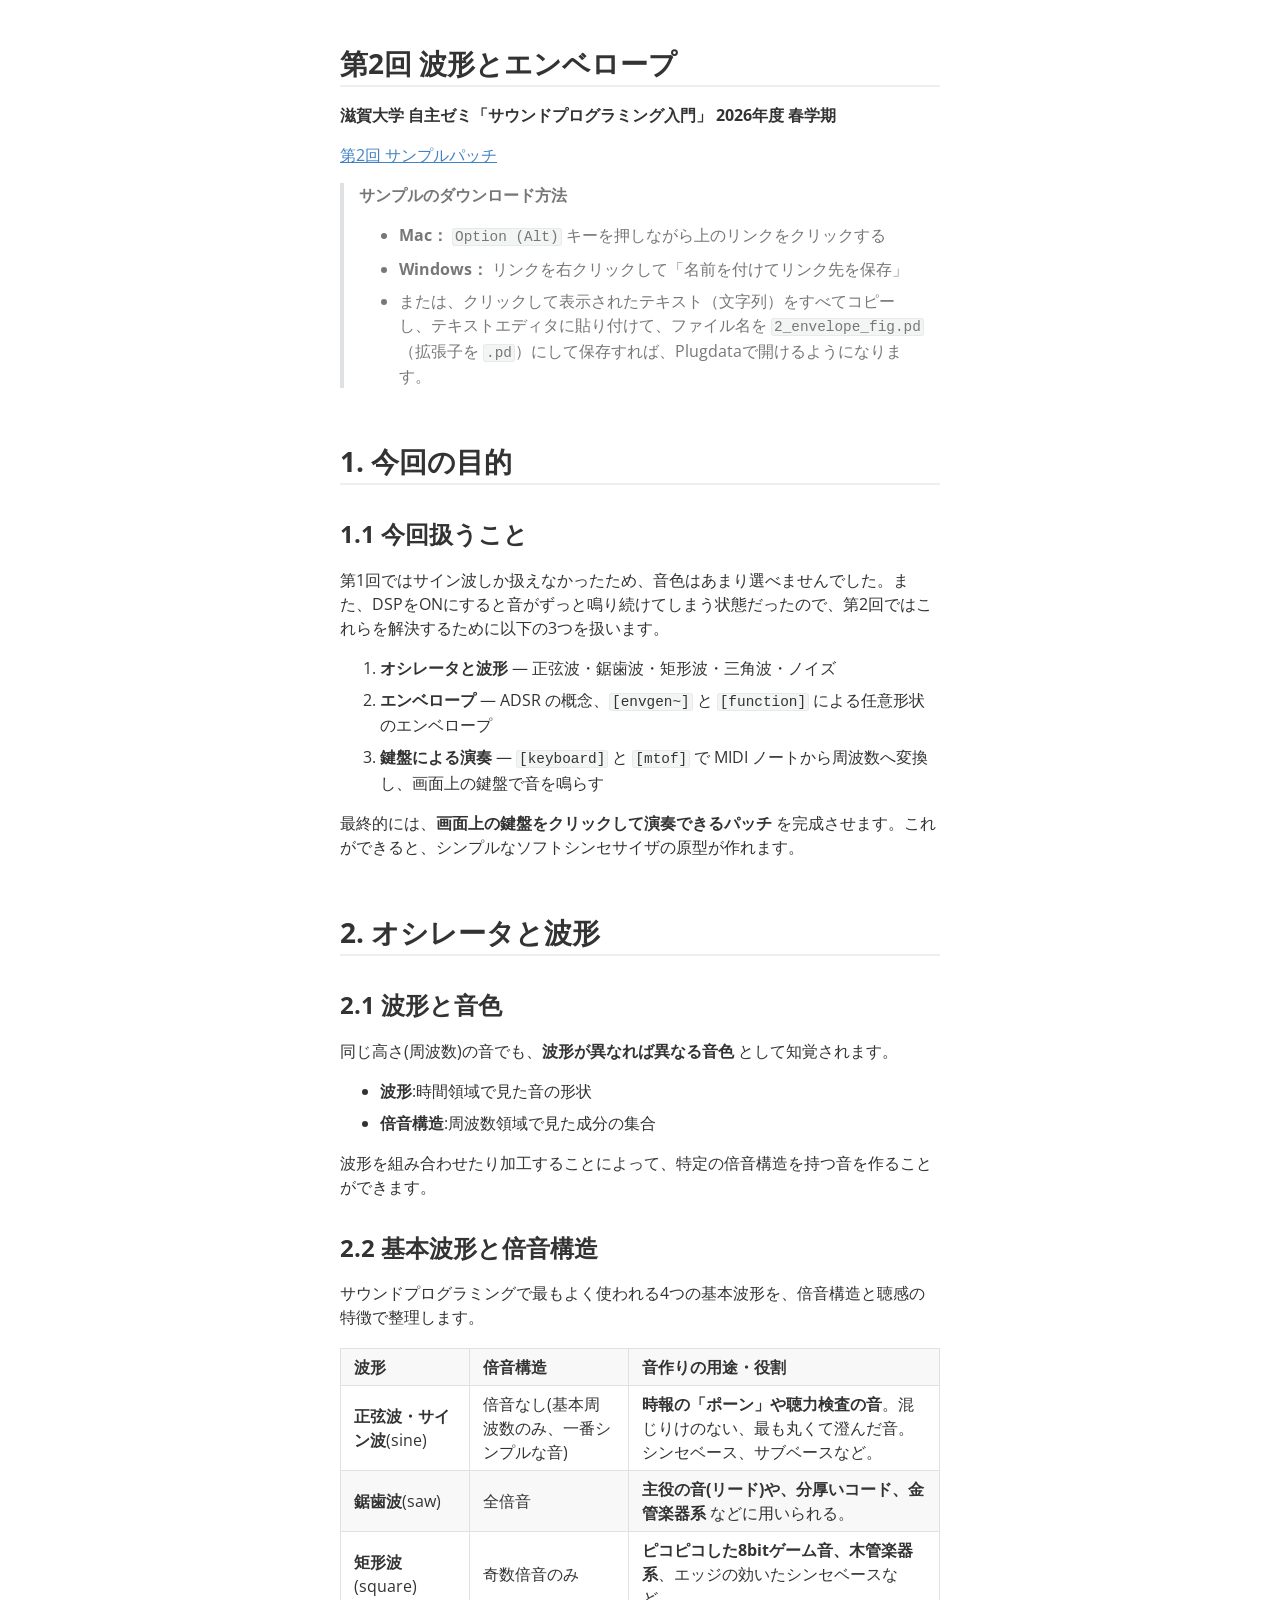
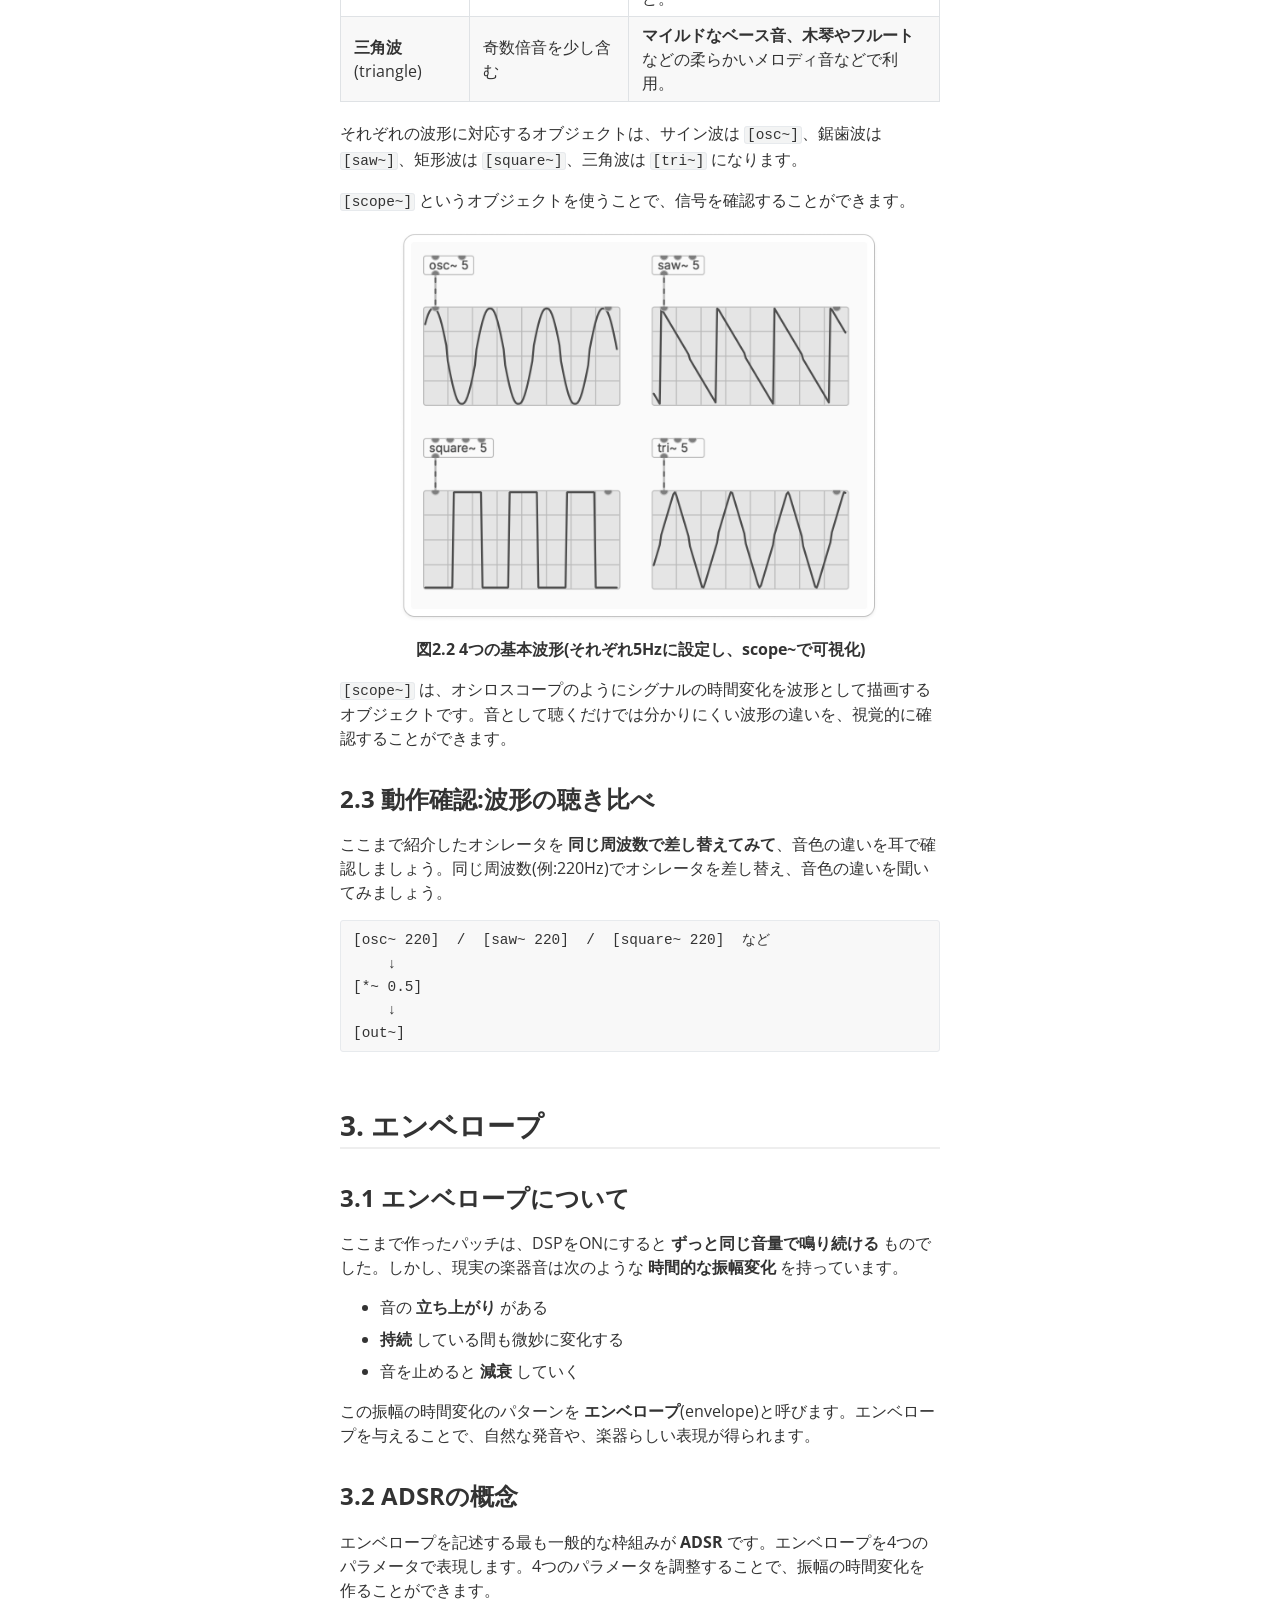
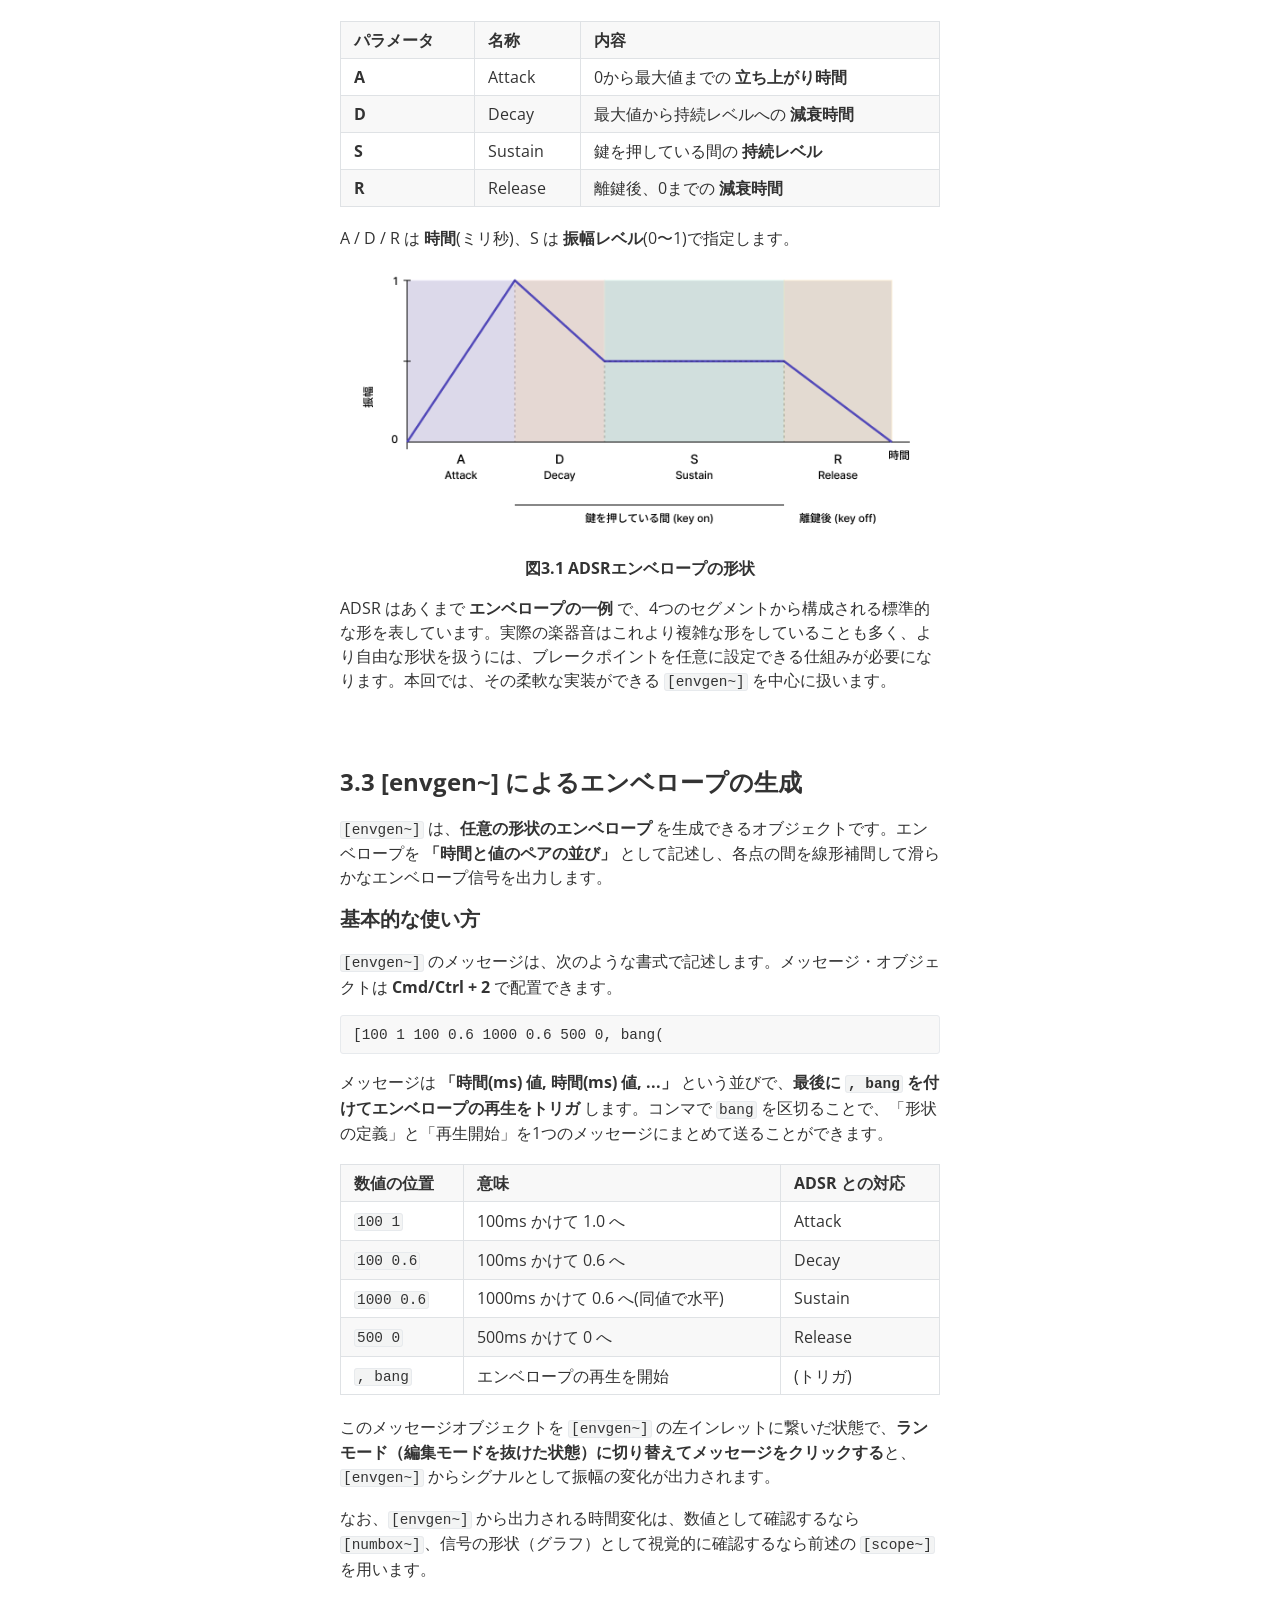
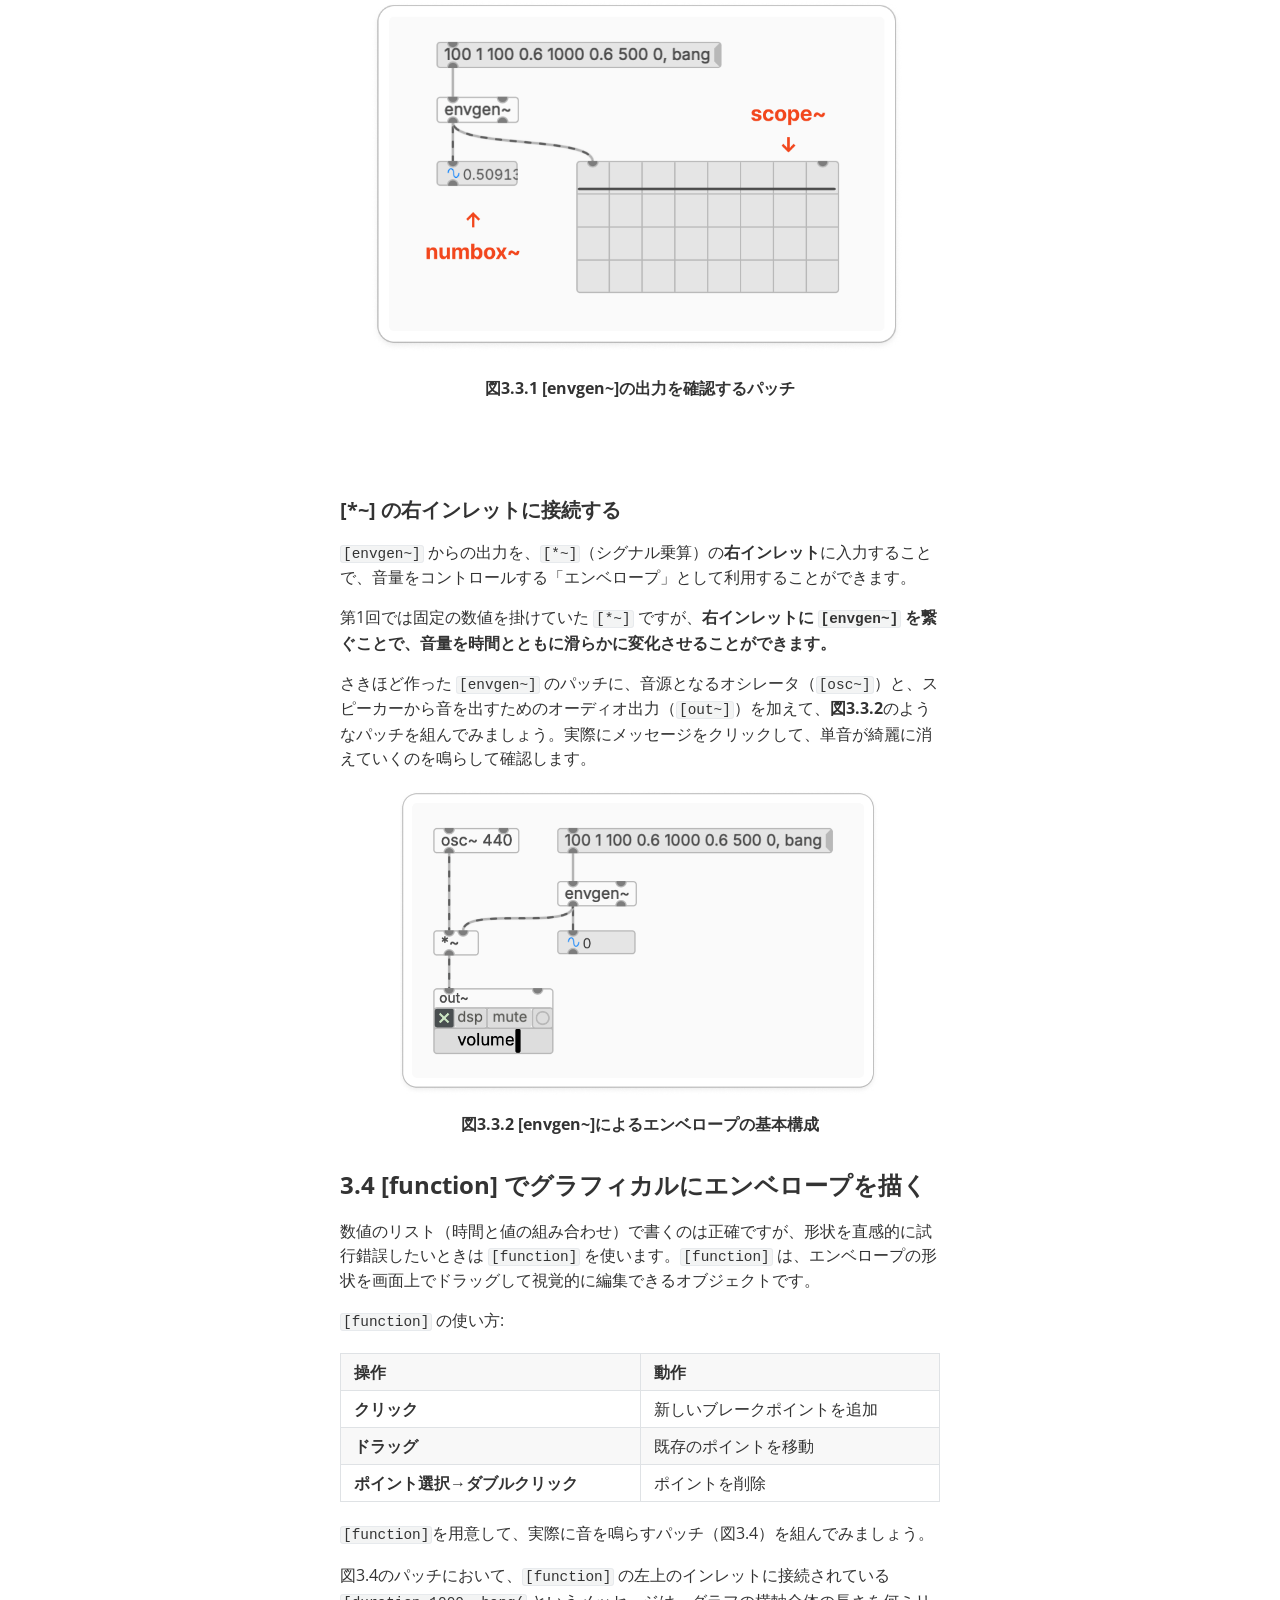
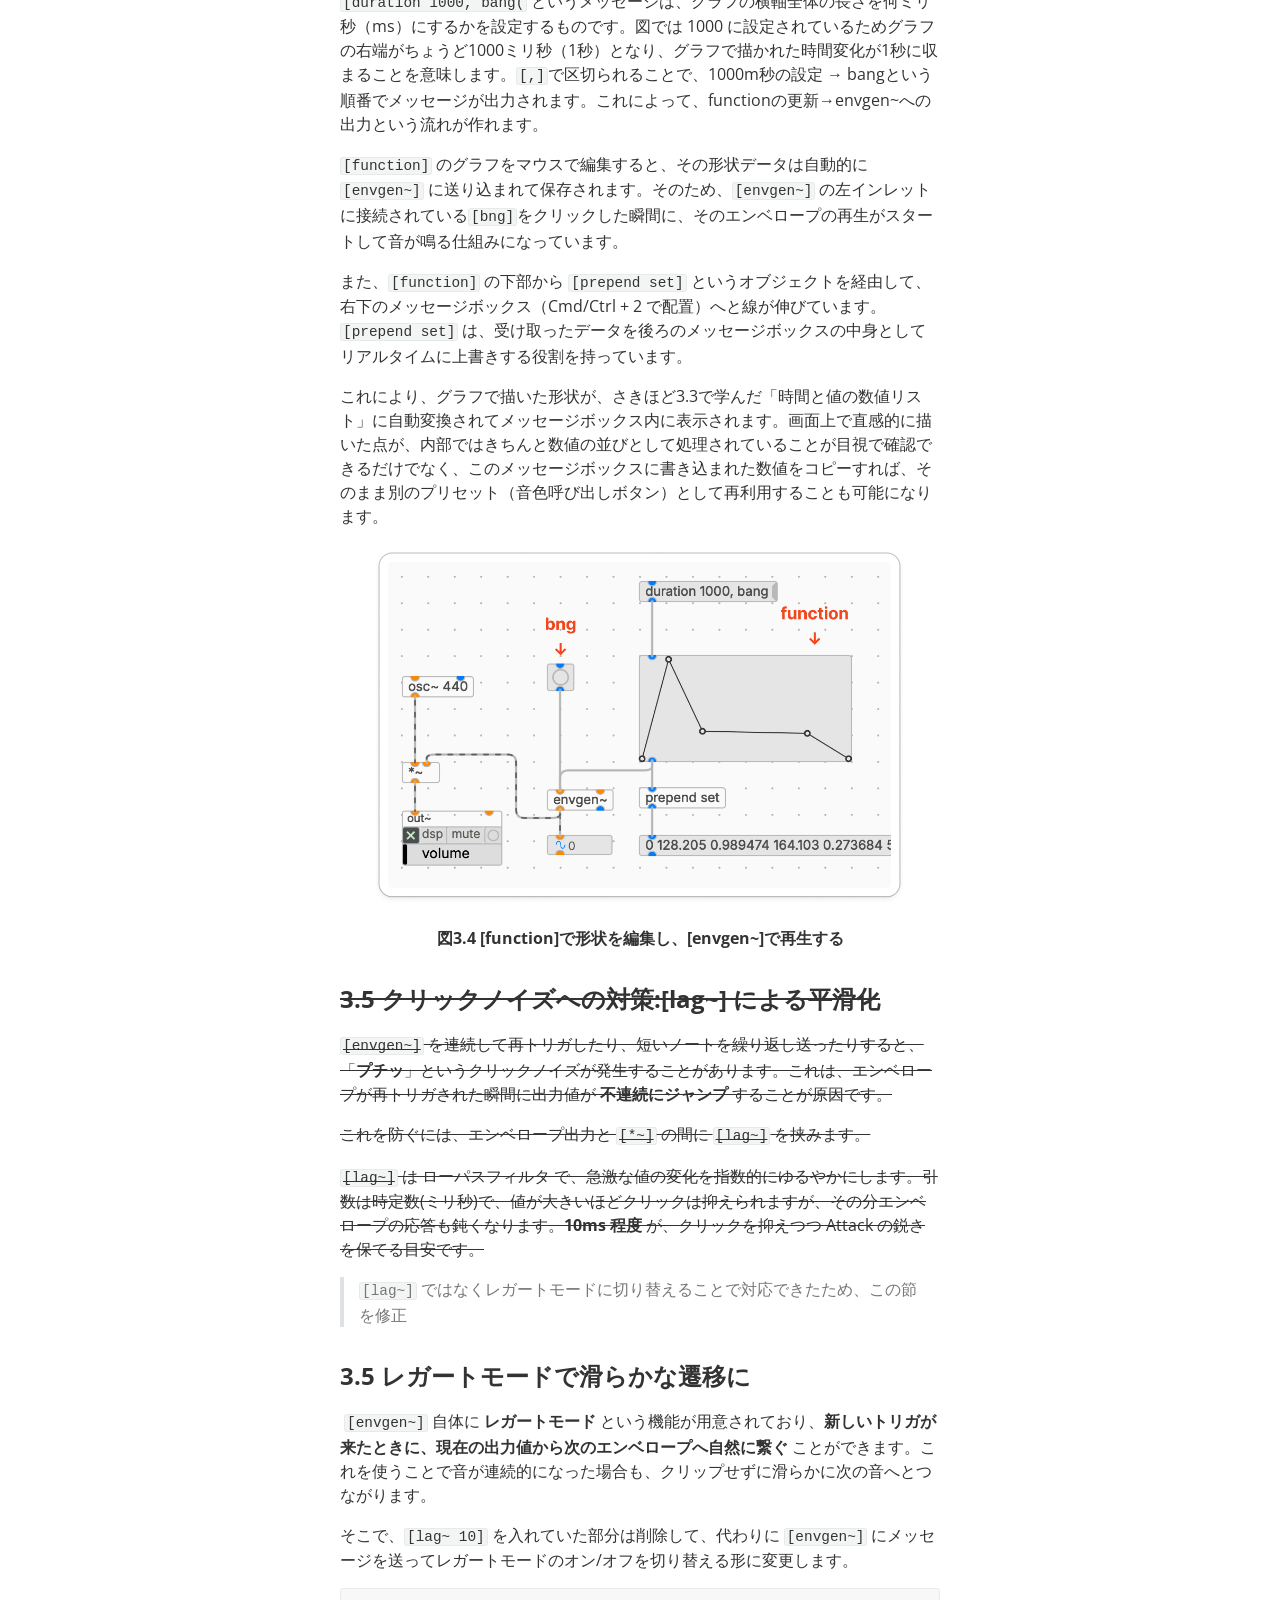
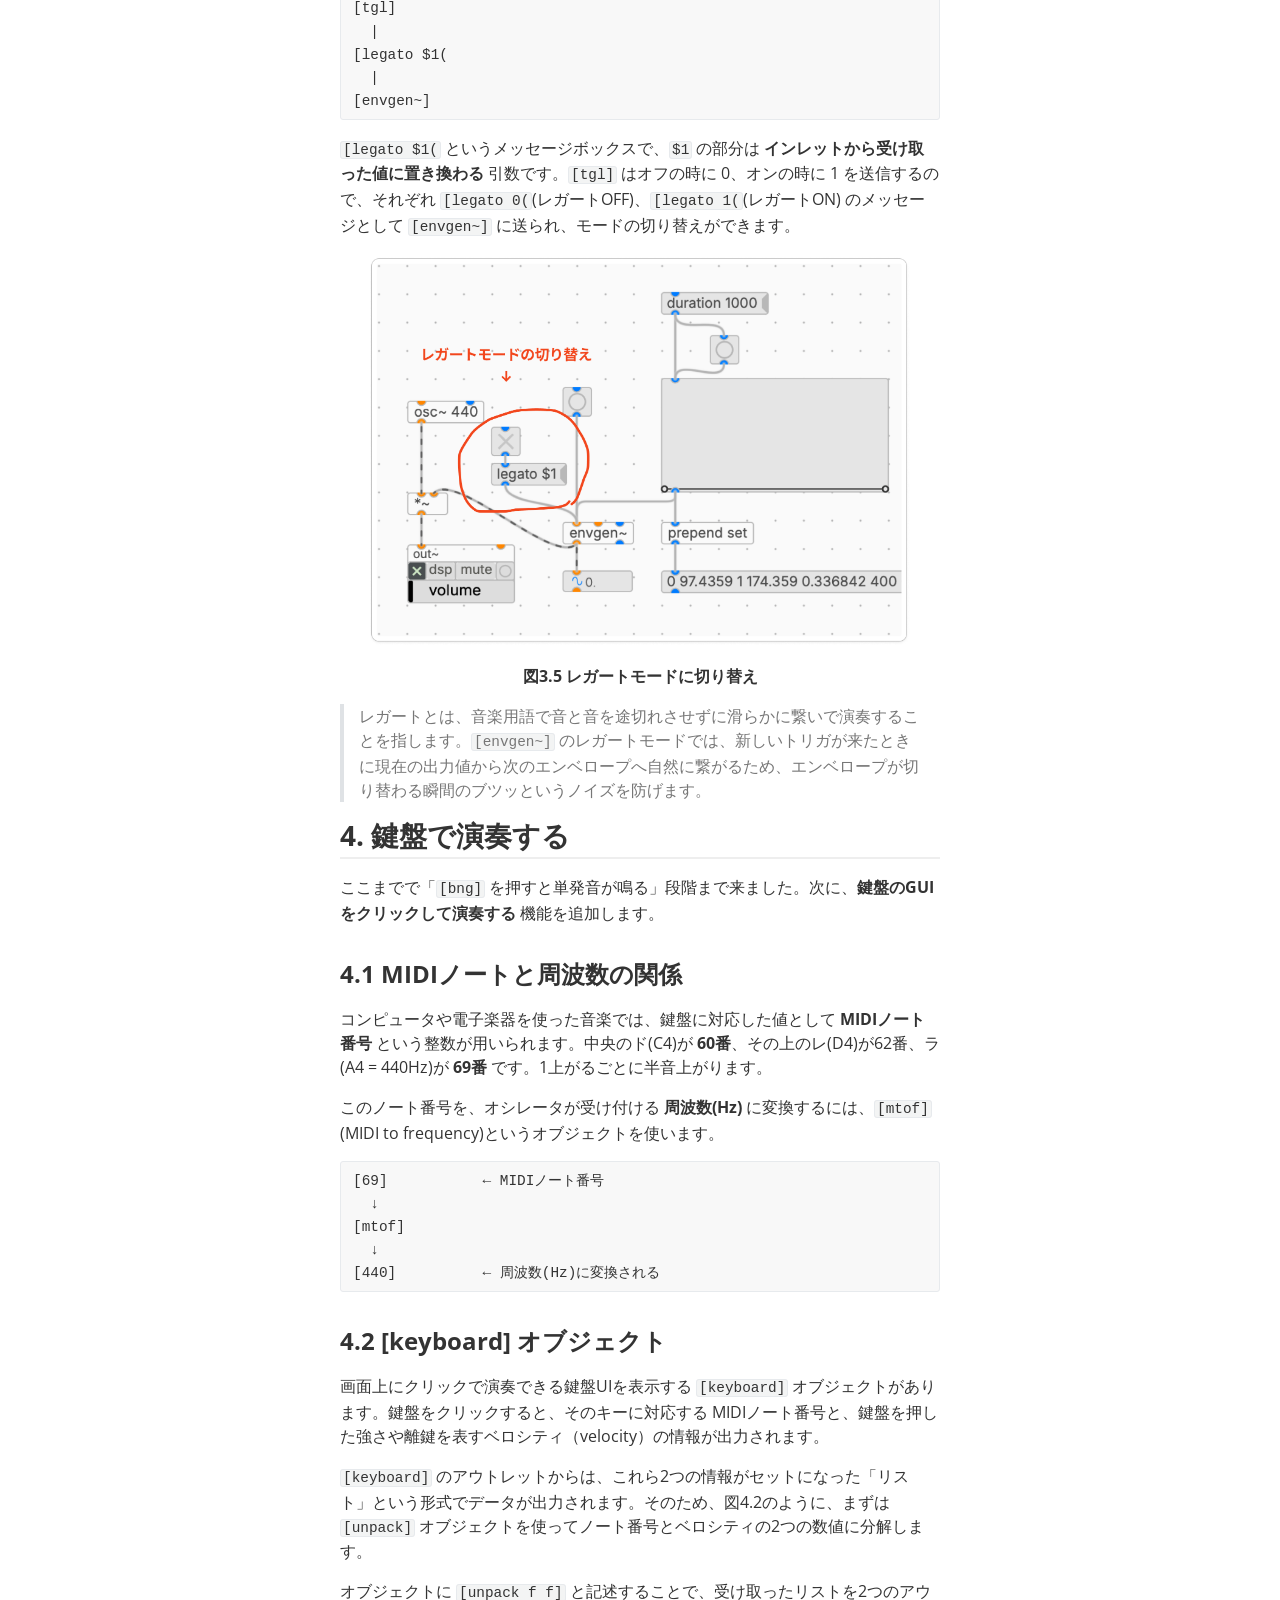
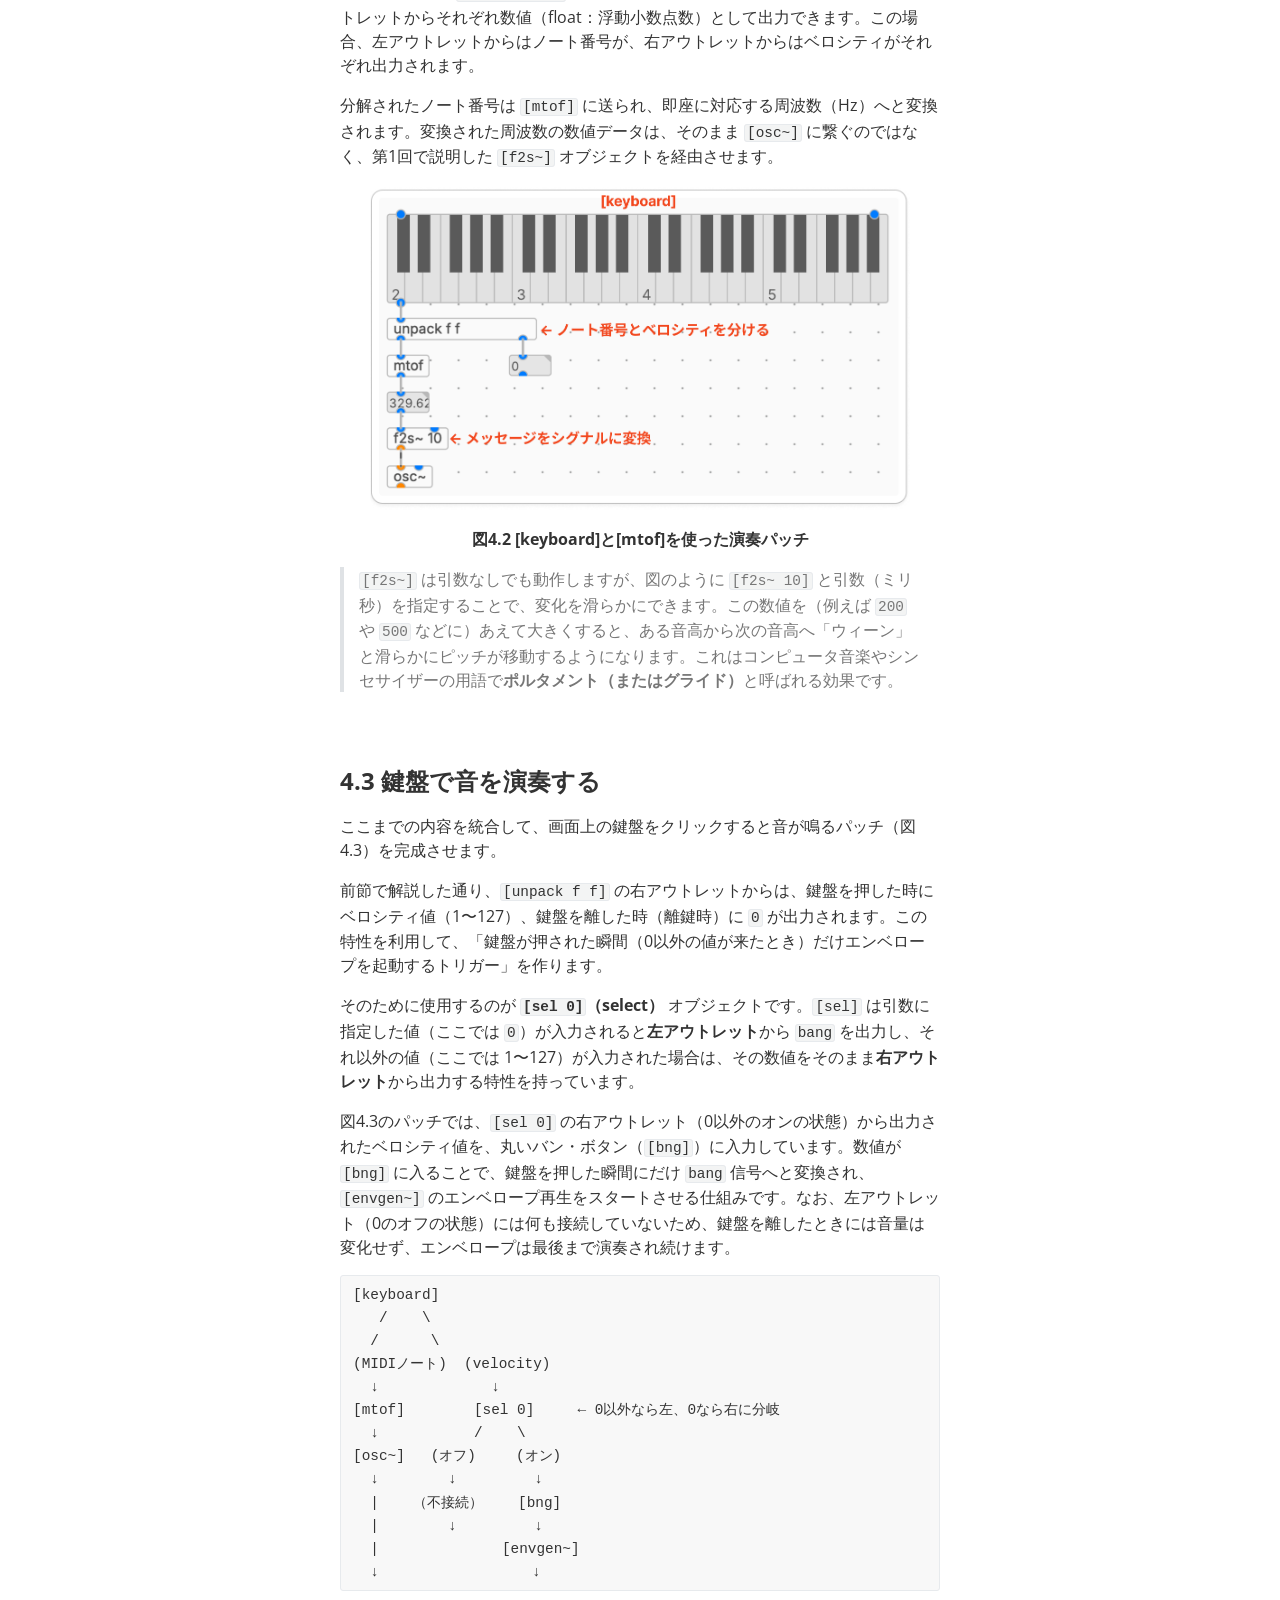
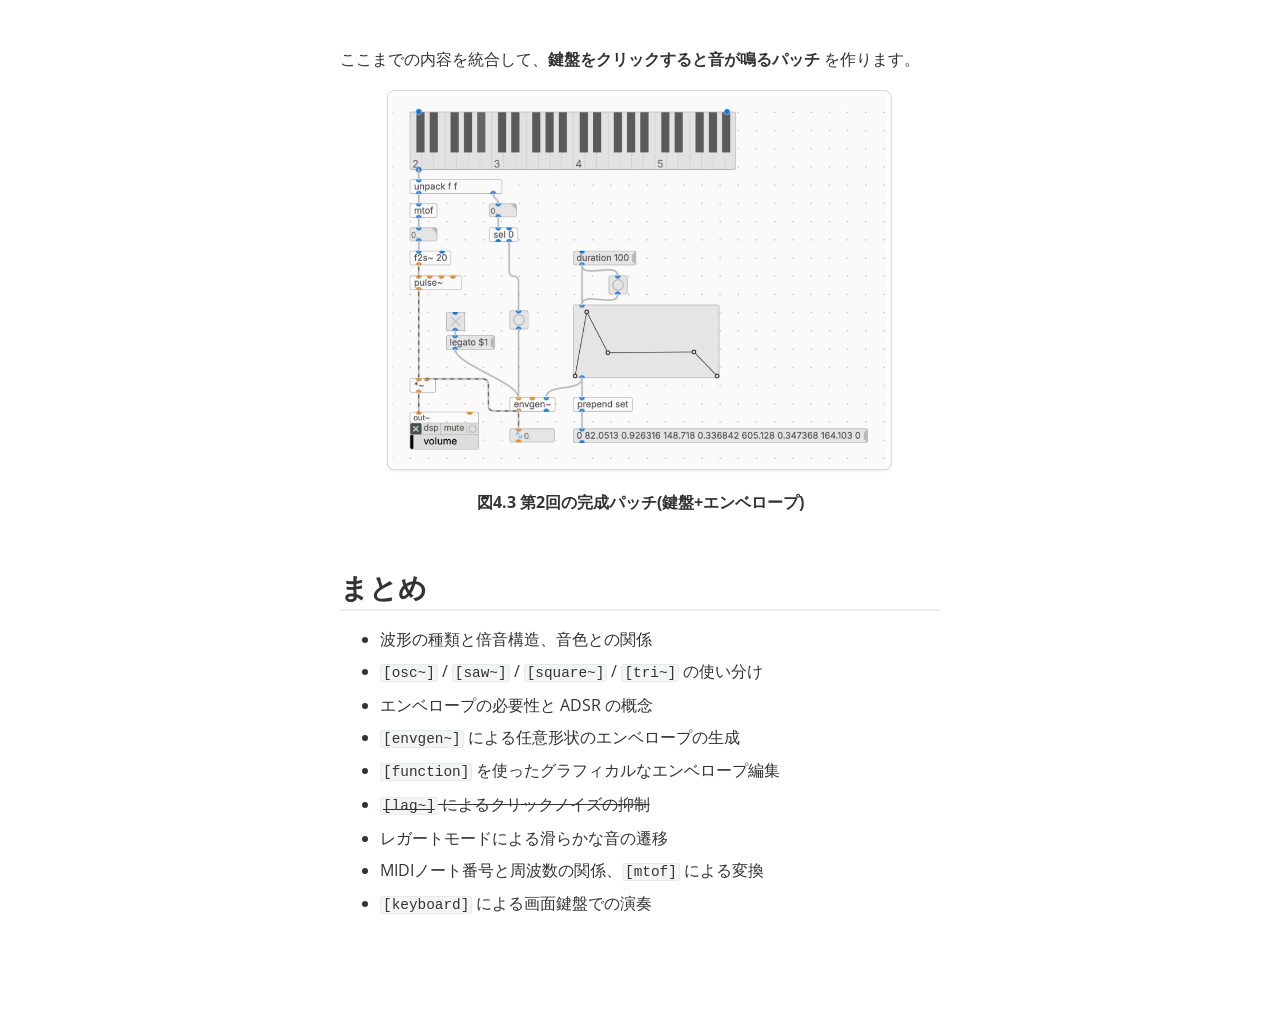
<file: lectures/2_envelope/第2回_波形とエンベロープ.html>
<!doctype html>
<html>
<head>
<link rel="icon" href="../../img/pd_study_icon.png" type="image/png">
<meta charset='UTF-8'><meta name='viewport' content='width=device-width initial-scale=1'><style type='text/css'>html {overflow-x: initial !important;}</style>
<style type='text/css'  id="style-base">:root { --bg-color: #ffffff; --text-color: #333333; --select-text-bg-color: #B5D6FC; --select-text-font-color: auto; --monospace: "Lucida Console",Consolas,"Courier",monospace; --title-bar-height: 20px; }
.mac-os-11 { --title-bar-height: 28px; }
html { font-size: 14px; background-color: var(--bg-color); color: var(--text-color); font-family: "Helvetica Neue", Helvetica, Arial, "Segoe UI Emoji", "SF Pro", sans-serif; -webkit-font-smoothing: antialiased; }
h1, h2, h3, h4, h5 { white-space: pre-wrap; }
body { margin: 0px; padding: 0px; height: auto; inset: 0px; font-size: 1rem; line-height: 1.428571; overflow-x: hidden; background: inherit; }
iframe { margin: auto; }
a.url { word-break: break-all; }
a:active, a:hover { outline: 0px; }
.in-text-selection, ::selection { text-shadow: none; background: var(--select-text-bg-color); color: var(--select-text-font-color); }
#write { margin: 0px auto; height: auto; width: inherit; word-break: normal; overflow-wrap: break-word; position: relative; white-space: normal; overflow-x: visible; padding-top: 36px; }
#write.first-line-indent p { text-indent: 2em; }
#write.first-line-indent li p, #write.first-line-indent p *, #write.first-line-indent svg * { text-indent: 0px; }
#write.first-line-indent li { margin-left: 2em; }
.for-image #write { padding-left: 8px; padding-right: 8px; }
body.typora-export { padding-left: 30px; padding-right: 30px; }
.typora-export .footnote-line, .typora-export li, .typora-export p { white-space: pre-wrap; }
.typora-export .task-list-item input { pointer-events: none; }
@media screen and (max-width: 500px) {
  body.typora-export { padding-left: 0px; padding-right: 0px; }
  #write { padding-left: 20px; padding-right: 20px; }
}
#write li > figure:last-child { margin-bottom: 0.5rem; }
#write ol, #write ul { position: relative; }
img { max-width: 100%; height: auto; vertical-align: middle; image-orientation: from-image; }
button, input, select, textarea { color: inherit; font-style: inherit; font-variant-caps: inherit; font-weight: inherit; font-width: inherit; font-size: inherit; line-height: inherit; font-family: inherit; font-size-adjust: inherit; font-kerning: inherit; font-variant-alternates: inherit; font-variant-ligatures: inherit; font-variant-numeric: inherit; font-variant-east-asian: inherit; font-variant-position: inherit; font-variant-emoji: inherit; font-feature-settings: inherit; font-optical-sizing: inherit; font-variation-settings: inherit; }
input[type="checkbox"], input[type="radio"] { line-height: normal; padding: 0px; }
*, ::after, ::before { box-sizing: border-box; }
#write h1, #write h2, #write h3, #write h4, #write h5, #write h6, #write p, #write pre { width: inherit; position: relative; }
#write svg h1, #write svg h2, #write svg h3, #write svg h4, #write svg h5, #write svg h6, #write svg p { position: static; }
svg sub, svg sup { position: static; }
.nodeLabel p { padding-right: 2px; padding-left: 2px; }
.typora-export .nodeLabel p { padding-right: 0px; padding-left: 0px; }
foreignObject { overflow: visible; }
p { line-height: inherit; }
h1, h2, h3, h4, h5, h6 { break-after: avoid-page; break-inside: avoid; orphans: 4; }
p { orphans: 4; }
li p { orphans: 1; }
h1 { font-size: 2rem; }
h2 { font-size: 1.8rem; }
h3 { font-size: 1.6rem; }
h4 { font-size: 1.4rem; }
h5 { font-size: 1.2rem; }
h6 { font-size: 1rem; }
.md-math-block, .md-rawblock, h1, h2, h3, h4, h5, h6, p { margin-top: 1rem; margin-bottom: 1rem; }
.hidden { display: none; }
.md-blockmeta { color: rgb(204, 204, 204); font-weight: 700; font-style: italic; }
a { cursor: pointer; }
sup.md-footnote { padding: 2px 4px; background-color: rgba(238, 238, 238, 0.7); color: rgb(85, 85, 85); border-radius: 4px; cursor: pointer; }
sup.md-footnote a, sup.md-footnote a:hover { color: inherit; text-transform: inherit; text-decoration: inherit; }
#write input[type="checkbox"] { cursor: pointer; width: inherit; height: inherit; }
figure { overflow-x: auto; margin: 1.2em 0px; max-width: calc(100% + 16px); padding: 0px; }
figure > table { margin: 0px; }
thead, tr { break-inside: avoid; break-after: auto; }
thead { display: table-header-group; }
table { border-collapse: collapse; border-spacing: 0px; width: 100%; overflow: auto; break-inside: auto; text-align: left; }
table.md-table td { min-width: 32px; }
.CodeMirror-gutters { border-right-width: 0px; border-right-style: none; border-right-color: currentcolor; background-color: inherit; }
.CodeMirror-linenumber { -webkit-user-select: none; }
.CodeMirror { text-align: left; }
.CodeMirror-placeholder { opacity: 0.3; }
.CodeMirror pre { padding: 0px 4px; }
.CodeMirror-lines { padding: 0px; }
div.hr:focus { cursor: none; }
#write pre { white-space: pre-wrap; }
#write.fences-no-line-wrapping pre { white-space: pre; }
#write pre.ty-contain-cm { white-space: normal; }
.CodeMirror-gutters { margin-right: 4px; }
.md-fences { font-size: 0.9rem; display: block; break-inside: avoid; text-align: left; overflow: visible; white-space: pre; background: inherit; position: relative !important; }
.md-fences-adv-panel { width: 100%; margin-top: 10px; text-align: center; padding-top: 0px; padding-bottom: 8px; overflow-x: auto; }
#write .md-fences.mock-cm { white-space: pre-wrap; }
.md-fences.md-fences-with-lineno { padding-left: 0px; }
#write.fences-no-line-wrapping .md-fences.mock-cm { white-space: pre; overflow-x: auto; }
.md-fences.mock-cm.md-fences-with-lineno { padding-left: 8px; }
.CodeMirror-line, twitterwidget { break-inside: avoid; }
svg { break-inside: avoid; }
.footnotes { opacity: 0.8; font-size: 0.9rem; margin-top: 1em; margin-bottom: 1em; }
.footnotes + .footnotes { margin-top: 0px; }
.md-reset { margin: 0px; padding: 0px; border: 0px; outline: 0px; vertical-align: top; background: 0px 0px; text-decoration: none; text-shadow: none; float: none; position: static; width: auto; height: auto; white-space: nowrap; cursor: inherit; line-height: normal; font-weight: 400; text-align: left; box-sizing: content-box; direction: ltr; }
li div { padding-top: 0px; }
blockquote { margin: 1rem 0px; }
li .mathjax-block, li p { margin: 0.5rem 0px; }
li blockquote { margin: 1rem 0px; }
li { margin: 0px; position: relative; }
blockquote > :last-child { margin-bottom: 0px; }
blockquote > :first-child, li > :first-child { margin-top: 0px; }
.footnotes-area { color: rgb(136, 136, 136); margin-top: 0.714rem; padding-bottom: 0.143rem; white-space: normal; }
#write .footnote-line { white-space: pre-wrap; }
@media print {
  body, html { border: 1px solid transparent; height: 99%; break-after: avoid; break-before: avoid; font-variant-ligatures: no-common-ligatures; }
  #write { margin-top: 0px; border-color: transparent !important; padding-top: 0px !important; padding-bottom: 0px !important; }
  .typora-export * { print-color-adjust: exact; }
  .typora-export #write { break-after: avoid; }
  .typora-export #write::after { height: 0px; }
  .is-mac table { break-inside: avoid; }
  #write > p:nth-child(1) { margin-top: 0px; }
  .typora-export-show-outline .typora-export-sidebar { display: none; }
  figure { overflow-x: visible; }
}
.footnote-line { margin-top: 0.714em; font-size: 0.7em; }
a img, img a { cursor: pointer; }
pre.md-meta-block { font-size: 0.8rem; min-height: 0.8rem; white-space: pre-wrap; background: rgb(204, 204, 204); display: block; overflow-x: hidden; }
p > .md-image:only-child:not(.md-img-error) img, p > img:only-child { display: block; margin: auto; }
#write.first-line-indent p > .md-image:only-child:not(.md-img-error) img { left: -2em; position: relative; }
p > .md-image:only-child { display: inline-block; width: 100%; }
#write .MathJax_Display { margin: 0.8em 0px 0px; }
.md-math-block { width: 100%; }
.md-math-block:not(:empty)::after { display: none; }
.MathJax_ref { fill: currentcolor; }
[contenteditable="true"]:active, [contenteditable="true"]:focus, [contenteditable="false"]:active, [contenteditable="false"]:focus { outline: 0px; box-shadow: none; }
.md-task-list-item { position: relative; list-style-type: none; }
.task-list-item.md-task-list-item { padding-left: 0px; }
.md-task-list-item > input { position: absolute; top: 0px; left: 0px; margin-left: -1.2em; margin-top: calc(1em - 10px); border: medium; }
.math { font-size: 1rem; }
.md-toc { min-height: 3.58rem; position: relative; font-size: 0.9rem; border-radius: 10px; }
.md-toc-content { position: relative; margin-left: 0px; }
.md-toc-content::after, .md-toc::after { display: none; }
.md-toc-item { display: block; color: rgb(65, 131, 196); }
.md-toc-item a { text-decoration: none; }
.md-toc-inner:hover { text-decoration: underline; }
.md-toc-inner { display: inline-block; cursor: pointer; }
.md-toc-h1 .md-toc-inner { margin-left: 0px; font-weight: 700; }
.md-toc-h2 .md-toc-inner { margin-left: 2em; }
.md-toc-h3 .md-toc-inner { margin-left: 4em; }
.md-toc-h4 .md-toc-inner { margin-left: 6em; }
.md-toc-h5 .md-toc-inner { margin-left: 8em; }
.md-toc-h6 .md-toc-inner { margin-left: 10em; }
@media screen and (max-width: 48em) {
  .md-toc-h3 .md-toc-inner { margin-left: 3.5em; }
  .md-toc-h4 .md-toc-inner { margin-left: 5em; }
  .md-toc-h5 .md-toc-inner { margin-left: 6.5em; }
  .md-toc-h6 .md-toc-inner { margin-left: 8em; }
}
a.md-toc-inner { font-size: inherit; font-style: inherit; font-weight: inherit; line-height: inherit; }
.footnote-line a:not(.reversefootnote) { color: inherit; }
.reversefootnote { font-family: ui-monospace, sans-serif; }
.md-attr { display: none; }
.md-fn-count::after { content: "."; }
code, pre, samp, tt { font-family: var(--monospace); }
kbd { margin: 0px 0.1em; padding: 0.1em 0.6em; font-size: 0.8em; color: rgb(36, 39, 41); background: rgb(255, 255, 255); border: 1px solid rgb(173, 179, 185); border-radius: 3px; box-shadow: rgba(12, 13, 14, 0.2) 0px 1px 0px, rgb(255, 255, 255) 0px 0px 0px 2px inset; white-space: nowrap; vertical-align: middle; }
.md-comment { color: rgb(162, 127, 3); opacity: 0.6; font-family: var(--monospace); }
code { text-align: left; vertical-align: initial; }
a.md-print-anchor { white-space: pre !important; border-width: medium !important; border-style: none !important; border-color: currentcolor !important; display: inline-block !important; position: absolute !important; width: 1px !important; right: 0px !important; outline: 0px !important; background: 0px 0px !important; text-decoration: initial !important; text-shadow: initial !important; }
.os-windows.monocolor-emoji .md-emoji { font-family: "Segoe UI Symbol", sans-serif; }
.md-diagram-panel > svg { max-width: 100%; }
[lang="flow"] svg, [lang="mermaid"] svg { max-width: 100%; height: auto; }
[lang="mermaid"] .node text { font-size: 1rem; }
table tr th { border-bottom-width: 0px; border-bottom-style: none; border-bottom-color: currentcolor; }
video { max-width: 100%; display: block; margin: 0px auto; }
iframe { max-width: 100%; width: 100%; border: medium; }
.highlight td, .highlight tr { border: 0px; }
mark { background: rgb(255, 255, 0); color: rgb(0, 0, 0); }
.md-html-inline .md-plain, .md-html-inline strong, mark .md-inline-math, mark strong { color: inherit; }
.md-expand mark .md-meta { opacity: 0.3 !important; }
mark .md-meta { color: rgb(0, 0, 0); }
@media print {
  .typora-export h1, .typora-export h2, .typora-export h3, .typora-export h4, .typora-export h5, .typora-export h6 { break-inside: avoid; }
}
.md-diagram-panel .messageText { stroke: none !important; }
.md-diagram-panel .start-state { fill: var(--node-fill); }
.md-diagram-panel .edgeLabel rect { opacity: 1 !important; }
.md-fences.md-fences-math { font-size: 1em; }
.md-fences-advanced:not(.md-focus) { padding: 0px; white-space: nowrap; border: 0px; }
.md-fences-advanced:not(.md-focus) { background: inherit; }
.mermaid-svg { margin: auto; }
.typora-export-show-outline .typora-export-content { max-width: 1440px; margin: auto; display: flex; flex-direction: row; }
.typora-export-sidebar { width: 300px; font-size: 0.8rem; margin-top: 80px; margin-right: 18px; }
.typora-export-show-outline #write { --webkit-flex: 2; flex: 2 1 0%; }
.typora-export-sidebar .outline-content { position: fixed; top: 0px; max-height: 100%; overflow: hidden auto; padding-bottom: 30px; padding-top: 60px; width: 300px; }
@media screen and (max-width: 1024px) {
  .typora-export-sidebar, .typora-export-sidebar .outline-content { width: 240px; }
}
@media screen and (max-width: 800px) {
  .typora-export-sidebar { display: none; }
}
.outline-content li, .outline-content ul { margin-left: 0px; margin-right: 0px; padding-left: 0px; padding-right: 0px; list-style: none; overflow-wrap: anywhere; }
.outline-content ul { margin-top: 0px; margin-bottom: 0px; }
.outline-content strong { font-weight: 400; }
.outline-expander { width: 1rem; height: 1.428571rem; position: relative; display: table-cell; vertical-align: middle; cursor: pointer; padding-left: 4px; }
.outline-expander::before { content: ""; position: relative; font-family: Ionicons; display: inline-block; font-size: 8px; vertical-align: middle; }
.outline-item { padding-top: 3px; padding-bottom: 3px; cursor: pointer; }
.outline-expander:hover::before { content: ""; }
.outline-h1 > .outline-item { padding-left: 0px; }
.outline-h2 > .outline-item { padding-left: 1em; }
.outline-h3 > .outline-item { padding-left: 2em; }
.outline-h4 > .outline-item { padding-left: 3em; }
.outline-h5 > .outline-item { padding-left: 4em; }
.outline-h6 > .outline-item { padding-left: 5em; }
.outline-label { cursor: pointer; display: table-cell; vertical-align: middle; text-decoration: none; color: inherit; }
.outline-label:hover { text-decoration: underline; }
.outline-item:hover { border-color: rgb(245, 245, 245); background-color: var(--item-hover-bg-color); }
.outline-item:hover { margin-left: -28px; margin-right: -28px; border-left-width: 28px; border-left-style: solid; border-left-color: transparent; border-right-width: 28px; border-right-style: solid; border-right-color: transparent; }
.outline-item-single .outline-expander::before, .outline-item-single .outline-expander:hover::before { display: none; }
.outline-item-open > .outline-item > .outline-expander::before { content: ""; }
.outline-children { display: none; }
.info-panel-tab-wrapper { display: none; }
.outline-item-open > .outline-children { display: block; }
.typora-export .outline-item { padding-top: 1px; padding-bottom: 1px; }
.typora-export .outline-item:hover { margin-right: -8px; border-right-width: 8px; border-right-style: solid; border-right-color: transparent; }
.typora-export .outline-expander::before { content: "+"; font-family: inherit; top: -1px; }
.typora-export .outline-expander:hover::before, .typora-export .outline-item-open > .outline-item > .outline-expander::before { content: "−"; }
.typora-export-collapse-outline .outline-children { display: none; }
.typora-export-collapse-outline .outline-item-open > .outline-children, .typora-export-no-collapse-outline .outline-children { display: block; }
.typora-export-no-collapse-outline .outline-expander::before { content: "" !important; }
.typora-export-show-outline .outline-item-active > .outline-item .outline-label { font-weight: 700; }
.md-inline-math-container mjx-container { zoom: 0.95; }
mjx-container { break-inside: avoid; }
.md-alert.md-alert-note { border-left-color: rgb(9, 105, 218); }
.md-alert.md-alert-important { border-left-color: rgb(130, 80, 223); }
.md-alert.md-alert-warning { border-left-color: rgb(154, 103, 0); }
.md-alert.md-alert-tip { border-left-color: rgb(31, 136, 61); }
.md-alert.md-alert-caution { border-left-color: rgb(207, 34, 46); }
.md-alert { padding: 0px 1em; margin-bottom: 16px; color: inherit; border-left-width: 0.25em; border-left-style: solid; border-left-color: rgb(0, 0, 0); }
.md-alert-text-note { color: rgb(9, 105, 218); }
.md-alert-text-important { color: rgb(130, 80, 223); }
.md-alert-text-warning { color: rgb(154, 103, 0); }
.md-alert-text-tip { color: rgb(31, 136, 61); }
.md-alert-text-caution { color: rgb(207, 34, 46); }
.md-alert-text { font-size: 0.9rem; font-weight: 700; }
.md-alert-text svg { fill: currentcolor; position: relative; top: 0.125em; margin-right: 1ch; overflow: visible; }
.md-alert-text-container::after { content: attr(data-text); text-transform: capitalize; pointer-events: none; margin-right: 1ch; }

</style>
<style type='text/css'  id="style-codemirror">.CodeMirror { height: auto; }
.CodeMirror.cm-s-inner { background: inherit; }
.CodeMirror-scroll { overflow: auto hidden; z-index: 3; }
.CodeMirror-gutter-filler, .CodeMirror-scrollbar-filler { background-color: rgb(255, 255, 255); }
.CodeMirror-gutters { border-right-width: 1px; border-right-style: solid; border-right-color: rgb(221, 221, 221); background: inherit; white-space: nowrap; }
.CodeMirror-linenumber { padding: 0px 3px 0px 5px; text-align: right; color: rgb(153, 153, 153); }
.cm-s-inner .cm-keyword { color: rgb(119, 0, 136); }
.cm-s-inner .cm-atom, .cm-s-inner.cm-atom { color: rgb(34, 17, 153); }
.cm-s-inner .cm-number { color: rgb(17, 102, 68); }
.cm-s-inner .cm-def { color: rgb(0, 0, 255); }
.cm-s-inner .cm-variable { color: rgb(0, 0, 0); }
.cm-s-inner .cm-variable-2 { color: rgb(0, 85, 170); }
.cm-s-inner .cm-variable-3 { color: rgb(0, 136, 85); }
.cm-s-inner .cm-string { color: rgb(170, 17, 17); }
.cm-s-inner .cm-property { color: rgb(0, 0, 0); }
.cm-s-inner .cm-operator { color: rgb(152, 26, 26); }
.cm-s-inner .cm-comment, .cm-s-inner.cm-comment { color: rgb(170, 85, 0); }
.cm-s-inner .cm-string-2 { color: rgb(255, 85, 0); }
.cm-s-inner .cm-meta { color: rgb(85, 85, 85); }
.cm-s-inner .cm-qualifier { color: rgb(85, 85, 85); }
.cm-s-inner .cm-builtin { color: rgb(51, 0, 170); }
.cm-s-inner .cm-bracket { color: rgb(153, 153, 119); }
.cm-s-inner .cm-tag { color: rgb(17, 119, 0); }
.cm-s-inner .cm-attribute { color: rgb(0, 0, 204); }
.cm-s-inner .cm-header, .cm-s-inner.cm-header { color: rgb(0, 0, 255); }
.cm-s-inner .cm-quote, .cm-s-inner.cm-quote { color: rgb(0, 153, 0); }
.cm-s-inner .cm-hr, .cm-s-inner.cm-hr { color: rgb(153, 153, 153); }
.cm-s-inner .cm-link, .cm-s-inner.cm-link { color: rgb(0, 0, 204); }
.cm-negative { color: rgb(221, 68, 68); }
.cm-positive { color: rgb(34, 153, 34); }
.cm-header, .cm-strong { font-weight: 700; }
.cm-del { text-decoration: line-through; }
.cm-em { font-style: italic; }
.cm-link { text-decoration: underline; }
.cm-error { color: red; }
.cm-invalidchar { color: red; }
.cm-constant { color: rgb(38, 139, 210); }
.cm-defined { color: rgb(181, 137, 0); }
div.CodeMirror span.CodeMirror-matchingbracket { color: rgb(0, 255, 0); }
div.CodeMirror span.CodeMirror-nonmatchingbracket { color: rgb(255, 34, 34); }
.cm-s-inner .CodeMirror-activeline-background { background: inherit; }
.CodeMirror { position: relative; overflow: hidden; }
.CodeMirror-scroll { height: 100%; outline: 0px; position: relative; box-sizing: content-box; background: inherit; }
.CodeMirror-sizer { position: relative; }
.CodeMirror-gutter-filler, .CodeMirror-hscrollbar, .CodeMirror-scrollbar-filler, .CodeMirror-vscrollbar { position: absolute; z-index: 6; display: none; outline: 0px; }
.CodeMirror-vscrollbar { right: 0px; top: 0px; overflow: hidden; }
.CodeMirror-hscrollbar { bottom: 0px; left: 0px; overflow: auto hidden; }
.CodeMirror-scrollbar-filler { right: 0px; bottom: 0px; }
.CodeMirror-gutter-filler { left: 0px; bottom: 0px; }
.CodeMirror-gutters { position: absolute; left: 0px; top: 0px; padding-bottom: 10px; z-index: 3; overflow-y: hidden; }
.CodeMirror-gutter { white-space: normal; height: 100%; box-sizing: content-box; padding-bottom: 30px; margin-bottom: -32px; display: inline-block; }
.CodeMirror-gutter-wrapper { position: absolute; z-index: 4; background: 0px 0px !important; border: medium !important; }
.CodeMirror-gutter-background { position: absolute; top: 0px; bottom: 0px; z-index: 4; }
.CodeMirror-gutter-elt { position: absolute; cursor: default; z-index: 4; }
.CodeMirror-lines { cursor: text; }
.CodeMirror pre { border-radius: 0px; border-width: 0px; background: 0px 0px; font-family: inherit; font-size: inherit; margin: 0px; white-space: pre; overflow-wrap: normal; color: inherit; z-index: 2; position: relative; overflow: visible; }
.CodeMirror-wrap pre { overflow-wrap: break-word; white-space: pre-wrap; word-break: normal; }
.CodeMirror-code pre { border-right-width: 30px; border-right-style: solid; border-right-color: transparent; width: fit-content; }
.CodeMirror-wrap .CodeMirror-code pre { border-right-width: medium; border-right-style: none; border-right-color: currentcolor; width: auto; }
.CodeMirror-linebackground { position: absolute; inset: 0px; z-index: 0; }
.CodeMirror-linewidget { position: relative; z-index: 2; overflow: auto; }
.CodeMirror-wrap .CodeMirror-scroll { overflow-x: hidden; }
.CodeMirror-measure { position: absolute; width: 100%; height: 0px; overflow: hidden; visibility: hidden; }
.CodeMirror-measure pre { position: static; }
.CodeMirror div.CodeMirror-cursor { position: absolute; visibility: hidden; border-right-width: medium; border-right-style: none; border-right-color: currentcolor; width: 0px; }
.CodeMirror div.CodeMirror-cursor { visibility: hidden; }
.CodeMirror-focused div.CodeMirror-cursor { visibility: inherit; }
.cm-searching { background: rgba(255, 255, 0, 0.4); }
span.cm-underlined { text-decoration: underline; }
span.cm-strikethrough { text-decoration: line-through; }
.cm-tw-syntaxerror { color: rgb(255, 255, 255); background-color: rgb(153, 0, 0); }
.cm-tw-deleted { text-decoration: line-through; }
.cm-tw-header5 { font-weight: 700; }
.cm-tw-listitem:first-child { padding-left: 10px; }
.cm-tw-box { border-style: solid; border-right-width: 1px; border-bottom-width: 1px; border-left-width: 1px; border-color: inherit; border-top-width: 0px !important; }
.cm-tw-underline { text-decoration: underline; }
@media print {
  .CodeMirror div.CodeMirror-cursor { visibility: hidden; }
}

</style>
<link rel='stylesheet' href='https://fonts.googleapis.com/css?family=Open+Sans:400italic,700italic,700,400&amp;subset=latin,latin-ext' type='text/css' />
<style type='text/css'  id="style-theme_css">:root {
    --side-bar-bg-color: #fafafa;
    --control-text-color: #777;
}

@include-when-export url(https://fonts.googleapis.com/css?family=Open+Sans:400italic,700italic,700,400&subset=latin,latin-ext);

/* open-sans-regular - latin-ext_latin */
  /* open-sans-italic - latin-ext_latin */
    /* open-sans-700 - latin-ext_latin */
    /* open-sans-700italic - latin-ext_latin */
  html {
    font-size: 16px;
    -webkit-font-smoothing: antialiased;
}

body {
    font-family: "Open Sans","Clear Sans", "Helvetica Neue", Helvetica, Arial, 'Segoe UI Emoji', 'SF Pro', sans-serif;
    color: rgb(51, 51, 51);
    line-height: 1.6;
}

#write {
    max-width: 660px;
  	margin: 0 auto;
  	padding: 30px;
    padding-bottom: 100px;
}

@media only screen and (min-width: 1400px) {
	#write {
		max-width: 1024px;
	}
}

@media only screen and (min-width: 1800px) {
	#write {
		max-width: 1200px;
	}
}

#write > ul:first-child,
#write > ol:first-child{
    margin-top: 30px;
}

a {
    color: #4183C4;
}
h1,
h2,
h3,
h4,
h5,
h6 {
    position: relative;
    margin-top: 1rem;
    margin-bottom: 1rem;
    font-weight: bold;
    line-height: 1.4;
    cursor: text;
}
h1:hover a.anchor,
h2:hover a.anchor,
h3:hover a.anchor,
h4:hover a.anchor,
h5:hover a.anchor,
h6:hover a.anchor {
    text-decoration: none;
}
h1 tt,
h1 code {
    font-size: inherit;
}
h2 tt,
h2 code {
    font-size: inherit;
}
h3 tt,
h3 code {
    font-size: inherit;
}
h4 tt,
h4 code {
    font-size: inherit;
}
h5 tt,
h5 code {
    font-size: inherit;
}
h6 tt,
h6 code {
    font-size: inherit;
}
h1 {
    font-size: 2.25em;
    line-height: 1.2;
    margin-top: 2rem;
    border-bottom: none;
}
h2 {
    font-size: 1.75em;
    line-height: 1.225;
    border-bottom: 2px solid #eee;
    padding-bottom: 5px;
}

/*@media print {
    .typora-export h1,
    .typora-export h2 {
        border-bottom: none;
        padding-bottom: initial;
    }

    .typora-export h1::after,
    .typora-export h2::after {
        content: "";
        display: block;
        height: 100px;
        margin-top: -96px;
        border-top: 1px solid #eee;
    }
}*/

h3 {
    font-size: 1.5em;
    margin-top: 2rem;
    line-height: 1.43;
}
h4 {
    font-size: 1.25em;
}
h5 {
    font-size: 1em;
}
h6 {
   font-size: 1em;
    color: #777;
}
p,
blockquote,
ul,
ol,
dl,
table{
    margin: 1em 0;
    line-height: 1.5;
}
li>ol,
li>ul {
    margin: 0 0;
}
hr {
    height: 2px;
    padding: 0;
    margin: 16px 0;
    background-color: #e7e7e7;
    border: 0 none;
    overflow: hidden;
    box-sizing: content-box;
}

li p.first {
    display: inline-block;
}
ul,
ol {
    padding-left: 30px;
}
ul:first-child,
ol:first-child {
    margin-top: 0;
}
ul:last-child,
ol:last-child {
    margin-bottom: 0;
}
blockquote {
    border-left: 4px solid #dfe2e5;
    padding: 0 15px;
    color: #777777;
}
blockquote blockquote {
    padding-right: 0;
}
table {
    padding: 0;
    word-break: initial;
}
table tr {
    border: 1px solid #dfe2e5;
    margin: 0;
    padding: 0;
}
table tr:nth-child(2n),
thead {
    background-color: #f8f8f8;
}
table th {
    font-weight: bold;
    border: 1px solid #dfe2e5;
    border-bottom: 0;
    margin: 0;
    padding: 6px 13px;
}
table td {
    border: 1px solid #dfe2e5;
    margin: 0;
    padding: 6px 13px;
}
table th:first-child,
table td:first-child {
    margin-top: 0;
}
table th:last-child,
table td:last-child {
    margin-bottom: 0;
}

.CodeMirror-lines {
    padding-left: 4px;
}

.code-tooltip {
    box-shadow: 0 1px 1px 0 rgba(0,28,36,.3);
    border-top: 1px solid #eef2f2;
}

.md-fences,
code,
tt {
    border: 1px solid #e7eaed;
    background-color: #f8f8f8;
    border-radius: 3px;
    padding: 0;
    padding: 2px 4px 0px 4px;
    font-size: 0.9em;
}

code {
    background-color: #f3f4f4;
    padding: 0 2px 0 2px;
}

.md-fences {
    margin-bottom: 15px;
    margin-top: 15px;
    padding-top: 8px;
    padding-bottom: 6px;
}


.md-task-list-item > input {
  margin-left: -1.3em;
}

@media print {
    html {
        font-size: 13px;
    }
    pre {
        page-break-inside: avoid;
        word-wrap: break-word;
    }
}

.md-fences {
	background-color: #f8f8f8;
}
#write pre.md-meta-block {
	padding: 1rem;
    font-size: 85%;
    line-height: 1.45;
    background-color: #f7f7f7;
    border: 0;
    border-radius: 3px;
    color: #777777;
    margin-top: 0 !important;
}

.mathjax-block>.code-tooltip {
	bottom: .375rem;
}

.md-mathjax-midline {
    background: #fafafa;
}

#write>h3.md-focus:before{
	left: -1.5625rem;
	top: .375rem;
}
#write>h4.md-focus:before{
	left: -1.5625rem;
	top: .285714286rem;
}
#write>h5.md-focus:before{
	left: -1.5625rem;
	top: .285714286rem;
}
#write>h6.md-focus:before{
	left: -1.5625rem;
	top: .285714286rem;
}
.md-image>.md-meta {
    /*border: 1px solid #ddd;*/
    border-radius: 3px;
    padding: 2px 0px 0px 4px;
    font-size: 0.9em;
    color: inherit;
}

.md-tag {
    color: #a7a7a7;
    opacity: 1;
}

.md-toc { 
    margin-top:20px;
    padding-bottom:20px;
}

.sidebar-tabs {
    border-bottom: none;
}

#typora-quick-open {
    border: 1px solid #ddd;
    background-color: #f8f8f8;
}

#typora-quick-open-item {
    background-color: #FAFAFA;
    border-color: #FEFEFE #e5e5e5 #e5e5e5 #eee;
    border-style: solid;
    border-width: 1px;
}

/** focus mode */
.on-focus-mode blockquote {
    border-left-color: rgba(85, 85, 85, 0.12);
}

header, .context-menu, .megamenu-content, footer{
    font-family: "Segoe UI", "Arial", sans-serif;
}

.file-node-content:hover .file-node-icon,
.file-node-content:hover .file-node-open-state{
    visibility: visible;
}

.mac-seamless-mode #typora-sidebar {
    background-color: #fafafa;
    background-color: var(--side-bar-bg-color);
}

.mac-os #write{
    caret-color: AccentColor;
}

.md-lang {
    color: #b4654d;
}

/*.html-for-mac {
    --item-hover-bg-color: #E6F0FE;
}*/

#md-notification .btn {
    border: 0;
}

.dropdown-menu .divider {
    border-color: #e5e5e5;
    opacity: 0.4;
}

.ty-preferences .window-content {
    background-color: #fafafa;
}

.ty-preferences .nav-group-item.active {
    color: white;
    background: #999;
}

.menu-item-container a.menu-style-btn {
    background-color: #f5f8fa;
    background-image: linear-gradient( 180deg , hsla(0, 0%, 100%, 0.8), hsla(0, 0%, 100%, 0)); 
}

/* キャプション用のクラス */
#write .caption {
    display: block;        /* ブロック要素として扱う */
    text-align: center;    /* 文字を中央寄せ */
    max-width: 100%;       /* 本文の 650px 制限を無視して横いっぱいに広げる */
    margin: 10px auto 2em; /* 上に10px、左右中央、下に2emの余白 */
    font-size: 0.9em;
    color: #666;
    font-weight: bold;
}</style>
<style type='text/css'  id="style-lp">ol, ul {padding-left: 40px}</style>
<style type='text/css'  id="style-mac-print"> @media print { @page {margin: 0 0 0 0;} body.typora-export {padding-left: 0; padding-right: 0;} #write {padding:0;}}</style>

<title>第2回 波形とエンベロープ</title>
</head>
<body class='typora-export'><div class='typora-export-content'>
<div id='write'  class=''><h2 id='第2回-波形とエンベロープ'><span>第2回 波形とエンベロープ</span></h2><p><strong><span>滋賀大学 自主ゼミ「サウンドプログラミング入門」 2026年度 春学期</span></strong></p><p><a href="https://raw.githubusercontent.com/takanoma1990/plugdata_study/refs/heads/main/lectures/2_envelope/patch/2_envelope_fig.pd" download="2_envelope_fig.pd"><span>第2回 サンプルパッチ</span></a></p><blockquote><p><strong><span>サンプルのダウンロード方法</span></strong></p><ul><li><p><strong><span>Mac：</span></strong><span> </span><code>Option (Alt)</code><span> キーを押しながら上のリンクをクリックする</span></p></li><li><p><strong><span>Windows：</span></strong><span> リンクを右クリックして「名前を付けてリンク先を保存」</span></p></li><li><p><span>または、クリックして表示されたテキスト（文字列）をすべてコピーし、テキストエディタに貼り付けて、ファイル名を </span><code>2_envelope_fig.pd</code><span>（拡張子を </span><code>.pd</code><span>）にして保存すれば、Plugdataで開けるようになります。</span></p></li></ul></blockquote><p>&nbsp;</p><h2 id='1-今回の目的'><span>1. 今回の目的</span></h2><h3 id='11-今回扱うこと'><span>1.1 今回扱うこと</span></h3><p><span>第1回ではサイン波しか扱えなかったため、音色はあまり選べませんでした。また、DSPをONにすると音がずっと鳴り続けてしまう状態だったので、第2回ではこれらを解決するために以下の3つを扱います。</span></p><ol start='' ><li><p><strong><span>オシレータと波形</span></strong><span> ― 正弦波・鋸歯波・矩形波・三角波・ノイズ</span></p></li><li><p><strong><span>エンベロープ</span></strong><span> ― ADSR の概念、</span><code>[envgen~]</code><span> と </span><code>[function]</code><span> による任意形状のエンベロープ</span></p></li><li><p><strong><span>鍵盤による演奏</span></strong><span> ― </span><code>[keyboard]</code><span> と </span><code>[mtof]</code><span> で MIDI ノートから周波数へ変換し、画面上の鍵盤で音を鳴らす</span></p></li></ol><p><span>最終的には、</span><strong><span>画面上の鍵盤をクリックして演奏できるパッチ</span></strong><span> を完成させます。これができると、シンプルなソフトシンセサイザの原型が作れます。</span></p><p>&nbsp;</p><h2 id='2-オシレータと波形'><span>2. オシレータと波形</span></h2><h3 id='21-波形と音色'><span>2.1 波形と音色</span></h3><p><span>同じ高さ(周波数)の音でも、</span><strong><span>波形が異なれば異なる音色</span></strong><span> として知覚されます。</span></p><ul><li><p><strong><span>波形</span></strong><span>:時間領域で見た音の形状</span></p></li><li><p><strong><span>倍音構造</span></strong><span>:周波数領域で見た成分の集合</span></p></li></ul><p><span>波形を組み合わせたり加工することによって、特定の倍音構造を持つ音を作ることができます。</span></p><h3 id='22-基本波形と倍音構造'><span>2.2 基本波形と倍音構造</span></h3><p><span>サウンドプログラミングで最もよく使われる4つの基本波形を、倍音構造と聴感の特徴で整理します。</span></p><figure class='table-figure'><table><thead><tr><th><span>波形</span></th><th><span>倍音構造</span></th><th><span>音作りの用途・役割</span></th></tr></thead><tbody><tr><td><strong><span>正弦波・サイン波</span></strong><span>(sine)</span></td><td><span>倍音なし(基本周波数のみ、一番シンプルな音)</span></td><td><strong><span>時報の「ポーン」や聴力検査の音</span></strong><span>。混じりけのない、最も丸くて澄んだ音。シンセベース、サブベースなど。</span></td></tr><tr><td><strong><span>鋸歯波</span></strong><span>(saw)</span></td><td><span>全倍音</span></td><td><strong><span>主役の音(リード)や、分厚いコード、金管楽器系</span></strong><span> などに用いられる。</span></td></tr><tr><td><strong><span>矩形波</span></strong><span>(square)</span></td><td><span>奇数倍音のみ</span></td><td><strong><span>ピコピコした8bitゲーム音、木管楽器系</span></strong><span>、エッジの効いたシンセベースなど。</span></td></tr><tr><td><strong><span>三角波</span></strong><span>(triangle)</span></td><td><span>奇数倍音を少し含む</span></td><td><strong><span>マイルドなベース音、木琴やフルート</span></strong><span> などの柔らかいメロディ音などで利用。</span></td></tr></tbody></table></figure><p><span>それぞれの波形に対応するオブジェクトは、サイン波は </span><code>[osc~]</code><span>、鋸歯波は </span><code>[saw~]</code><span>、矩形波は </span><code>[square~]</code><span>、三角波は </span><code>[tri~]</code><span> になります。</span></p><p><code>[scope~]</code><span> というオブジェクトを使うことで、信号を確認することができます。</span></p><p><img src="./img/2_2_2_基本波形.png" alt="正弦波・鋸歯波・矩形波・三角波の波形図" style="width:80%;" /></p><p style="text-align: center; font-weight: bold;">図2.2 4つの基本波形(それぞれ5Hzに設定し、scope~で可視化)</p><p><code>[scope~]</code><span> は、オシロスコープのようにシグナルの時間変化を波形として描画するオブジェクトです。音として聴くだけでは分かりにくい波形の違いを、視覚的に確認することができます。</span></p><h3 id='23-動作確認波形の聴き比べ'><span>2.3 動作確認:波形の聴き比べ</span></h3><p><span>ここまで紹介したオシレータを </span><strong><span>同じ周波数で差し替えてみて</span></strong><span>、音色の違いを耳で確認しましょう。同じ周波数(例:220Hz)でオシレータを差し替え、音色の違いを聞いてみましょう。</span></p><pre class="md-fences md-end-block ty-contain-cm modeLoaded" spellcheck="false" lang=""><div class="CodeMirror cm-s-inner cm-s-null-scroll CodeMirror-wrap" lang=""><div style="overflow: hidden; position: relative; width: 3px; height: 0px; top: 9.5px; left: 8px;"><textarea autocorrect="off" autocapitalize="off" spellcheck="false" tabindex="0" style="position: absolute; bottom: -1em; padding: 0px; width: 1000px; height: 1em; outline: currentcolor;"></textarea></div><div class="CodeMirror-scrollbar-filler" cm-not-content="true"></div><div class="CodeMirror-gutter-filler" cm-not-content="true"></div><div class="CodeMirror-scroll" tabindex="-1"><div class="CodeMirror-sizer" style="margin-left: 0px; margin-bottom: 0px; border-right-width: 0px; padding-right: 0px; padding-bottom: 0px;"><div style="position: relative; top: 0px;"><div class="CodeMirror-lines" role="presentation"><div role="presentation" style="position: relative; outline: currentcolor;"><div class="CodeMirror-measure"></div><div class="CodeMirror-measure"></div><div style="position: relative; z-index: 1;"></div><div class="CodeMirror-code" role="presentation" style=""><div class="CodeMirror-activeline" style="position: relative;"><div class="CodeMirror-activeline-background CodeMirror-linebackground"></div><div class="CodeMirror-gutter-background CodeMirror-activeline-gutter" style="left: 0px; width: 0px;"></div><pre class=" CodeMirror-line " role="presentation"><span role="presentation" style="padding-right: 0.1px;">[osc~ 220]  /  [saw~ 220]  /  [square~ 220]  など</span></pre></div><pre class=" CodeMirror-line " role="presentation"><span role="presentation" style="padding-right: 0.1px;"> &nbsp;  ↓</span></pre><pre class=" CodeMirror-line " role="presentation"><span role="presentation" style="padding-right: 0.1px;">[*~ 0.5]</span></pre><pre class=" CodeMirror-line " role="presentation"><span role="presentation" style="padding-right: 0.1px;"> &nbsp;  ↓</span></pre><pre class=" CodeMirror-line " role="presentation"><span role="presentation" style="padding-right: 0.1px;">[out~]</span></pre></div></div></div></div></div><div style="position: absolute; height: 0px; width: 1px; border-bottom-width: 0px; border-bottom-style: solid; border-bottom-color: transparent; top: 115px;"></div><div class="CodeMirror-gutters" style="display: none; height: 115px;"></div></div></div></pre><p>&nbsp;</p><h2 id='3-エンベロープ'><span>3. エンベロープ</span></h2><h3 id='31-エンベロープについて'><span>3.1 エンベロープについて</span></h3><p><span>ここまで作ったパッチは、DSPをONにすると </span><strong><span>ずっと同じ音量で鳴り続ける</span></strong><span> ものでした。しかし、現実の楽器音は次のような </span><strong><span>時間的な振幅変化</span></strong><span> を持っています。</span></p><ul><li><p><span>音の </span><strong><span>立ち上がり</span></strong><span> がある</span></p></li><li><p><strong><span>持続</span></strong><span> している間も微妙に変化する</span></p></li><li><p><span>音を止めると </span><strong><span>減衰</span></strong><span> していく</span></p></li></ul><p><span>この振幅の時間変化のパターンを </span><strong><span>エンベロープ</span></strong><span>(envelope)と呼びます。エンベロープを与えることで、自然な発音や、楽器らしい表現が得られます。</span></p><h3 id='32-adsrの概念'><span>3.2 ADSRの概念</span></h3><p><span>エンベロープを記述する最も一般的な枠組みが </span><strong><span>ADSR</span></strong><span> です。エンベロープを4つのパラメータで表現します。4つのパラメータを調整することで、振幅の時間変化を作ることができます。</span></p><figure class='table-figure'><table><thead><tr><th><span>パラメータ</span></th><th><span>名称</span></th><th><span>内容</span></th></tr></thead><tbody><tr><td><strong><span>A</span></strong></td><td><span>Attack</span></td><td><span>0から最大値までの </span><strong><span>立ち上がり時間</span></strong></td></tr><tr><td><strong><span>D</span></strong></td><td><span>Decay</span></td><td><span>最大値から持続レベルへの </span><strong><span>減衰時間</span></strong></td></tr><tr><td><strong><span>S</span></strong></td><td><span>Sustain</span></td><td><span>鍵を押している間の </span><strong><span>持続レベル</span></strong></td></tr><tr><td><strong><span>R</span></strong></td><td><span>Release</span></td><td><span>離鍵後、0までの </span><strong><span>減衰時間</span></strong></td></tr></tbody></table></figure><p><span>A / D / R は </span><strong><span>時間</span></strong><span>(ミリ秒)、S は </span><strong><span>振幅レベル</span></strong><span>(0〜1)で指定します。</span></p><p><img src="./img/2_3_2_ADSR図.png" alt="ADSRエンベロープの形状図" style="width:95%;" /></p><p style="text-align: center; font-weight: bold;">図3.1 ADSRエンベロープの形状</p><p><span>ADSR はあくまで </span><strong><span>エンベロープの一例</span></strong><span> で、4つのセグメントから構成される標準的な形を表しています。実際の楽器音はこれより複雑な形をしていることも多く、より自由な形状を扱うには、ブレークポイントを任意に設定できる仕組みが必要になります。本回では、その柔軟な実装ができる </span><code>[envgen~]</code><span> を中心に扱います。</span></p><p>&nbsp;</p><h3 id='33-envgen~-によるエンベロープの生成'><span>3.3 [envgen~] によるエンベロープの生成</span></h3><p><code>[envgen~]</code><span> は、</span><strong><span>任意の形状のエンベロープ</span></strong><span> を生成できるオブジェクトです。エンベロープを </span><strong><span>「時間と値のペアの並び」</span></strong><span> として記述し、各点の間を線形補間して滑らかなエンベロープ信号を出力します。</span></p><h4 id='基本的な使い方'><span>基本的な使い方</span></h4><p><code>[envgen~]</code><span> のメッセージは、次のような書式で記述します。メッセージ・オブジェクトは </span><strong><span>Cmd/Ctrl + 2</span></strong><span> で配置できます。</span></p><pre class="md-fences md-end-block ty-contain-cm modeLoaded" spellcheck="false" lang=""><div class="CodeMirror cm-s-inner cm-s-null-scroll CodeMirror-wrap" lang=""><div style="overflow: hidden; position: relative; width: 3px; height: 0px; top: 9.5px; left: 8px;"><textarea autocorrect="off" autocapitalize="off" spellcheck="false" tabindex="0" style="position: absolute; bottom: -1em; padding: 0px; width: 1000px; height: 1em; outline: currentcolor;"></textarea></div><div class="CodeMirror-scrollbar-filler" cm-not-content="true"></div><div class="CodeMirror-gutter-filler" cm-not-content="true"></div><div class="CodeMirror-scroll" tabindex="-1"><div class="CodeMirror-sizer" style="margin-left: 0px; margin-bottom: 0px; border-right-width: 0px; padding-right: 0px; padding-bottom: 0px;"><div style="position: relative; top: 0px;"><div class="CodeMirror-lines" role="presentation"><div role="presentation" style="position: relative; outline: currentcolor;"><div class="CodeMirror-measure"></div><div class="CodeMirror-measure"></div><div style="position: relative; z-index: 1;"></div><div class="CodeMirror-code" role="presentation"><div class="CodeMirror-activeline" style="position: relative;"><div class="CodeMirror-activeline-background CodeMirror-linebackground"></div><div class="CodeMirror-gutter-background CodeMirror-activeline-gutter" style="left: 0px; width: 0px;"></div><pre class=" CodeMirror-line " role="presentation"><span role="presentation" style="padding-right: 0.1px;">[100 1 100 0.6 1000 0.6 500 0, bang(</span></pre></div></div></div></div></div></div><div style="position: absolute; height: 0px; width: 1px; border-bottom-width: 0px; border-bottom-style: solid; border-bottom-color: transparent; top: 23px;"></div><div class="CodeMirror-gutters" style="display: none; height: 23px;"></div></div></div></pre><p><span>メッセージは </span><strong><span>「時間(ms) 値, 時間(ms) 値, ...」</span></strong><span> という並びで、</span><strong><span>最後に </span><code>, bang</code><span> を付けてエンベロープの再生をトリガ</span></strong><span> します。コンマで </span><code>bang</code><span> を区切ることで、「形状の定義」と「再生開始」を1つのメッセージにまとめて送ることができます。</span></p><figure class='table-figure'><table><thead><tr><th><span>数値の位置</span></th><th><span>意味</span></th><th><span>ADSR との対応</span></th></tr></thead><tbody><tr><td><code>100 1</code></td><td><span>100ms かけて 1.0 へ</span></td><td><span>Attack</span></td></tr><tr><td><code>100 0.6</code></td><td><span>100ms かけて 0.6 へ</span></td><td><span>Decay</span></td></tr><tr><td><code>1000 0.6</code></td><td><span>1000ms かけて 0.6 へ(同値で水平)</span></td><td><span>Sustain</span></td></tr><tr><td><code>500 0</code></td><td><span>500ms かけて 0 へ</span></td><td><span>Release</span></td></tr><tr><td><code>, bang</code></td><td><span>エンベロープの再生を開始</span></td><td><span>(トリガ)</span></td></tr></tbody></table></figure><p><span>このメッセージオブジェクトを </span><code>[envgen~]</code><span> の左インレットに繋いだ状態で、</span><strong><span>ランモード（編集モードを抜けた状態）に切り替えてメッセージをクリックする</span></strong><span>と、</span><code>[envgen~]</code><span> からシグナルとして振幅の変化が出力されます。</span></p><p><span>なお、</span><code>[envgen~]</code><span> から出力される時間変化は、数値として確認するなら </span><code>[numbox~]</code><span>、信号の形状（グラフ）として視覚的に確認するなら前述の </span><code>[scope~]</code><span> を用います。</span></p><p><img src="./img/2_3_3_envgen~.png" alt="envgen~で音にエンベロープをかけるパッチ" style="width:90%;" /></p><p style="text-align: center; font-weight: bold;">図3.3.1 [envgen~]の出力を確認するパッチ
</p><p>&nbsp;</p><p>&nbsp;</p><h4 id='~-の右インレットに接続する'><span>[*~] の右インレットに接続する</span></h4><p><code>[envgen~]</code><span> からの出力を、</span><code>[*~]</code><span>（シグナル乗算）の</span><strong><span>右インレット</span></strong><span>に入力することで、音量をコントロールする「エンベロープ」として利用することができます。</span></p><p><span>第1回では固定の数値を掛けていた </span><code>[*~]</code><span> ですが、</span><strong><span>右インレットに </span><code>[envgen~]</code><span> を繋ぐことで、音量を時間とともに滑らかに変化させることができます。</span></strong></p><p><span>さきほど作った </span><code>[envgen~]</code><span> のパッチに、音源となるオシレータ（</span><code>[osc~]</code><span>）と、スピーカーから音を出すためのオーディオ出力（</span><code>[out~]</code><span>）を加えて、</span><strong><span>図3.3.2</span></strong><span>のようなパッチを組んでみましょう。実際にメッセージをクリックして、単音が綺麗に消えていくのを鳴らして確認します。</span></p><p><img src="./img/2_3_3_envgen~の基本.png" alt="envgen~で音にエンベロープをかけるパッチ" style="width:80%;" /></p><p style="text-align: center; font-weight: bold;">図3.3.2 [envgen~]によるエンベロープの基本構成</p><h3 id='34-function-でグラフィカルにエンベロープを描く'><span>3.4 [function] でグラフィカルにエンベロープを描く</span></h3><p><span>数値のリスト（時間と値の組み合わせ）で書くのは正確ですが、形状を直感的に試行錯誤したいときは </span><code>[function]</code><span> を使います。</span><code>[function]</code><span> は、エンベロープの形状を画面上でドラッグして視覚的に編集できるオブジェクトです。</span></p><p><code>[function]</code><span> の使い方:</span></p><figure class='table-figure'><table><thead><tr><th><span>操作</span></th><th><span>動作</span></th></tr></thead><tbody><tr><td><strong><span>クリック</span></strong></td><td><span>新しいブレークポイントを追加</span></td></tr><tr><td><strong><span>ドラッグ</span></strong></td><td><span>既存のポイントを移動</span></td></tr><tr><td><strong><span>ポイント選択→ダブルクリック</span></strong></td><td><span>ポイントを削除</span></td></tr></tbody></table></figure><p><code>[function]</code><span>を用意して、実際に音を鳴らすパッチ（図3.4）を組んでみましょう。</span></p><p><span>図3.4のパッチにおいて、</span><code>[function]</code><span> の左上のインレットに接続されている </span><code>[duration 1000, bang(</code><span> というメッセージは、グラフの横軸全体の長さを何ミリ秒（ms）にするかを設定するものです。図では 1000 に設定されているためグラフの右端がちょうど1000ミリ秒（1秒）となり、グラフで描かれた時間変化が1秒に収まることを意味します。</span><code>[,]</code><span>で区切られることで、1000m秒の設定 → bangという順番でメッセージが出力されます。これによって、functionの更新→envgen~への出力という流れが作れます。</span></p><p><code>[function]</code><span> のグラフをマウスで編集すると、その形状データは自動的に </span><code>[envgen~]</code><span> に送り込まれて保存されます。そのため、</span><code>[envgen~]</code><span> の左インレットに接続されている</span><code>[bng]</code><span>をクリックした瞬間に、そのエンベロープの再生がスタートして音が鳴る仕組みになっています。</span></p><p><span>また、</span><code>[function]</code><span> の下部から </span><code>[prepend set]</code><span> というオブジェクトを経由して、右下のメッセージボックス（Cmd/Ctrl + 2 で配置）へと線が伸びています。</span><code>[prepend set]</code><span> は、受け取ったデータを後ろのメッセージボックスの中身としてリアルタイムに上書きする役割を持っています。</span></p><p><span>これにより、グラフで描いた形状が、さきほど3.3で学んだ「時間と値の数値リスト」に自動変換されてメッセージボックス内に表示されます。画面上で直感的に描いた点が、内部ではきちんと数値の並びとして処理されていることが目視で確認できるだけでなく、このメッセージボックスに書き込まれた数値をコピーすれば、そのまま別のプリセット（音色呼び出しボタン）として再利用することも可能になります。</span></p><p><img src="./img/2_3_4_envgen~とfunction.png" alt="envgen~とfunctionを組み合わせたパッチ" style="width:90%;" /></p><p style="text-align: center; font-weight: bold;">図3.4 [function]で形状を編集し、[envgen~]で再生する</p><h3 id='35-クリックノイズへの対策lag~-による平滑化'><del><span>3.5 クリックノイズへの対策:[lag~] による平滑化</span></del></h3><p><del><code>[envgen~]</code><span> を連続して再トリガしたり、短いノートを繰り返し送ったりすると、「</span><strong><span>プチッ</span></strong><span>」というクリックノイズが発生することがあります。これは、エンベロープが再トリガされた瞬間に出力値が </span><strong><span>不連続にジャンプ</span></strong><span> することが原因です。</span></del></p><p><del><span>これを防ぐには、エンベロープ出力と </span><code>[*~]</code><span> の間に </span><code>[lag~]</code><span> を挟みます。</span></del></p><p><del><code>[lag~]</code><span> は ローパスフィルタ で、急激な値の変化を指数的にゆるやかにします。引数は時定数(ミリ秒)で、値が大きいほどクリックは抑えられますが、その分エンベロープの応答も鈍くなります。</span><strong><span>10ms 程度</span></strong><span> が、クリックを抑えつつ Attack の鋭さを保てる目安です。</span></del></p><blockquote><p><code>[lag~]</code><span> ではなくレガートモードに切り替えることで対応できたため、この節を修正</span></p></blockquote><h3 id='35-レガートモードで滑らかな遷移に'><span>3.5 レガートモードで滑らかな遷移に</span></h3><p><span> </span><code>[envgen~]</code><span> 自体に </span><strong><span>レガートモード</span></strong><span> という機能が用意されており、</span><strong><span>新しいトリガが来たときに、現在の出力値から次のエンベロープへ自然に繋ぐ</span></strong><span> ことができます。これを使うことで音が連続的になった場合も、クリップせずに滑らかに次の音へとつながります。</span></p><p><span>そこで、</span><code>[lag~ 10]</code><span> を入れていた部分は削除して、代わりに </span><code>[envgen~]</code><span> にメッセージを送ってレガートモードのオン/オフを切り替える形に変更します。</span></p><pre class="md-fences md-end-block ty-contain-cm modeLoaded" spellcheck="false" lang=""><div class="CodeMirror cm-s-inner cm-s-null-scroll CodeMirror-wrap" lang=""><div style="overflow: hidden; position: relative; width: 3px; height: 0px; top: 9.5px; left: 8px;"><textarea autocorrect="off" autocapitalize="off" spellcheck="false" tabindex="0" style="position: absolute; bottom: -1em; padding: 0px; width: 1000px; height: 1em; outline: currentcolor;"></textarea></div><div class="CodeMirror-scrollbar-filler" cm-not-content="true"></div><div class="CodeMirror-gutter-filler" cm-not-content="true"></div><div class="CodeMirror-scroll" tabindex="-1"><div class="CodeMirror-sizer" style="margin-left: 0px; margin-bottom: 0px; border-right-width: 0px; padding-right: 0px; padding-bottom: 0px;"><div style="position: relative; top: 0px;"><div class="CodeMirror-lines" role="presentation"><div role="presentation" style="position: relative; outline: currentcolor;"><div class="CodeMirror-measure"><pre><span>xxxxxxxxxx</span></pre></div><div class="CodeMirror-measure"></div><div style="position: relative; z-index: 1;"></div><div class="CodeMirror-code" role="presentation" style=""><div class="CodeMirror-activeline" style="position: relative;"><div class="CodeMirror-activeline-background CodeMirror-linebackground"></div><div class="CodeMirror-gutter-background CodeMirror-activeline-gutter" style="left: 0px; width: 0px;"></div><pre class=" CodeMirror-line " role="presentation"><span role="presentation" style="padding-right: 0.1px;">[tgl]</span></pre></div><pre class=" CodeMirror-line " role="presentation"><span role="presentation" style="padding-right: 0.1px;">  |</span></pre><pre class=" CodeMirror-line " role="presentation"><span role="presentation" style="padding-right: 0.1px;">[legato $1(</span></pre><pre class=" CodeMirror-line " role="presentation"><span role="presentation" style="padding-right: 0.1px;">  |</span></pre><pre class=" CodeMirror-line " role="presentation"><span role="presentation" style="padding-right: 0.1px;">[envgen~]</span></pre></div></div></div></div></div><div style="position: absolute; height: 0px; width: 1px; border-bottom-width: 0px; border-bottom-style: solid; border-bottom-color: transparent; top: 115px;"></div><div class="CodeMirror-gutters" style="display: none; height: 115px;"></div></div></div></pre><p><code>[legato $1(</code><span> というメッセージボックスで、</span><code>$1</code><span> の部分は </span><strong><span>インレットから受け取った値に置き換わる</span></strong><span> 引数です。</span><code>[tgl]</code><span> はオフの時に 0、オンの時に 1 を送信するので、それぞれ </span><code>[legato 0(</code><span>(レガートOFF)、</span><code>[legato 1(</code><span>(レガートON) のメッセージとして </span><code>[envgen~]</code><span> に送られ、モードの切り替えができます。</span></p><p><img src="./img/2_3_3_legato.png" alt="lag~でクリックノイズを抑えたパッチ" style="width:90%;" /></p><p style="text-align: center; font-weight: bold;">図3.5 レガートモードに切り替え</p><blockquote><p><span>レガートとは、音楽用語で音と音を途切れさせずに滑らかに繋いで演奏することを指します。</span><code>[envgen~]</code><span> のレガートモードでは、新しいトリガが来たときに現在の出力値から次のエンベロープへ自然に繋がるため、エンベロープが切り替わる瞬間のブツッというノイズを防げます。</span></p></blockquote><h2 id='4-鍵盤で演奏する'><span>4. 鍵盤で演奏する</span></h2><p><span>ここまでで「</span><code>[bng]</code><span> を押すと単発音が鳴る」段階まで来ました。次に、</span><strong><span>鍵盤のGUIをクリックして演奏する</span></strong><span> 機能を追加します。</span></p><h3 id='41-midiノートと周波数の関係'><span>4.1 MIDIノートと周波数の関係</span></h3><p><span>コンピュータや電子楽器を使った音楽では、鍵盤に対応した値として </span><strong><span>MIDIノート番号</span></strong><span> という整数が用いられます。中央のド(C4)が </span><strong><span>60番</span></strong><span>、その上のレ(D4)が62番、ラ(A4 = 440Hz)が </span><strong><span>69番</span></strong><span> です。1上がるごとに半音上がります。</span></p><p><span>このノート番号を、オシレータが受け付ける </span><strong><span>周波数(Hz)</span></strong><span> に変換するには、</span><code>[mtof]</code><span>(MIDI to frequency)というオブジェクトを使います。</span></p><pre class="md-fences md-end-block ty-contain-cm modeLoaded" spellcheck="false" lang=""><div class="CodeMirror cm-s-inner cm-s-null-scroll CodeMirror-wrap" lang=""><div style="overflow: hidden; position: relative; width: 3px; height: 0px; top: 9.5px; left: 8px;"><textarea autocorrect="off" autocapitalize="off" spellcheck="false" tabindex="0" style="position: absolute; bottom: -1em; padding: 0px; width: 1000px; height: 1em; outline: currentcolor;"></textarea></div><div class="CodeMirror-scrollbar-filler" cm-not-content="true"></div><div class="CodeMirror-gutter-filler" cm-not-content="true"></div><div class="CodeMirror-scroll" tabindex="-1"><div class="CodeMirror-sizer" style="margin-left: 0px; margin-bottom: 0px; border-right-width: 0px; padding-right: 0px; padding-bottom: 0px;"><div style="position: relative; top: 0px;"><div class="CodeMirror-lines" role="presentation"><div role="presentation" style="position: relative; outline: currentcolor;"><div class="CodeMirror-measure"></div><div class="CodeMirror-measure"></div><div style="position: relative; z-index: 1;"></div><div class="CodeMirror-code" role="presentation" style=""><div class="CodeMirror-activeline" style="position: relative;"><div class="CodeMirror-activeline-background CodeMirror-linebackground"></div><div class="CodeMirror-gutter-background CodeMirror-activeline-gutter" style="left: 0px; width: 0px;"></div><pre class=" CodeMirror-line " role="presentation"><span role="presentation" style="padding-right: 0.1px;">[69] &nbsp; &nbsp; &nbsp; &nbsp; &nbsp; ← MIDIノート番号</span></pre></div><pre class=" CodeMirror-line " role="presentation"><span role="presentation" style="padding-right: 0.1px;">  ↓</span></pre><pre class=" CodeMirror-line " role="presentation"><span role="presentation" style="padding-right: 0.1px;">[mtof]</span></pre><pre class=" CodeMirror-line " role="presentation"><span role="presentation" style="padding-right: 0.1px;">  ↓</span></pre><pre class=" CodeMirror-line " role="presentation"><span role="presentation" style="padding-right: 0.1px;">[440] &nbsp; &nbsp; &nbsp; &nbsp;  ← 周波数(Hz)に変換される</span></pre></div></div></div></div></div><div style="position: absolute; height: 0px; width: 1px; border-bottom-width: 0px; border-bottom-style: solid; border-bottom-color: transparent; top: 115px;"></div><div class="CodeMirror-gutters" style="display: none; height: 115px;"></div></div></div></pre><h3 id='42-keyboard-オブジェクト'><span>4.2 [keyboard] オブジェクト</span></h3><p><span>画面上にクリックで演奏できる鍵盤UIを表示する </span><code>[keyboard]</code><span> オブジェクトがあります。鍵盤をクリックすると、そのキーに対応する MIDIノート番号と、鍵盤を押した強さや離鍵を表すベロシティ（velocity）の情報が出力されます。</span></p><p><code>[keyboard]</code><span> のアウトレットからは、これら2つの情報がセットになった「リスト」という形式でデータが出力されます。そのため、図4.2のように、まずは </span><code>[unpack]</code><span> オブジェクトを使ってノート番号とベロシティの2つの数値に分解します。</span></p><p><span>オブジェクトに </span><code>[unpack f f]</code><span> と記述することで、受け取ったリストを2つのアウトレットからそれぞれ数値（float：浮動小数点数）として出力できます。この場合、左アウトレットからはノート番号が、右アウトレットからはベロシティがそれぞれ出力されます。</span></p><p><span>分解されたノート番号は </span><code>[mtof]</code><span> に送られ、即座に対応する周波数（Hz）へと変換されます。変換された周波数の数値データは、そのまま </span><code>[osc~]</code><span> に繋ぐのではなく、第1回で説明した </span><code>[f2s~]</code><span> オブジェクトを経由させます。</span></p><p><img src="./img/2_4_2_keyboardとmtof.png" alt="keyboardとmtof" style="width:90%;" /></p><p style="text-align: center; font-weight: bold;">図4.2 [keyboard]と[mtof]を使った演奏パッチ</p><blockquote><p><code>[f2s~]</code><span> は引数なしでも動作しますが、図のように </span><code>[f2s~ 10]</code><span> と引数（ミリ秒）を指定することで、変化を滑らかにできます。この数値を（例えば </span><code>200</code><span> や </span><code>500</code><span> などに）あえて大きくすると、ある音高から次の音高へ「ウィーン」と滑らかにピッチが移動するようになります。これはコンピュータ音楽やシンセサイザーの用語で</span><strong><span>ポルタメント（またはグライド）</span></strong><span>と呼ばれる効果です。</span></p></blockquote><p>&nbsp;</p><h3 id='43-鍵盤で音を演奏する'><span>4.3 鍵盤で音を演奏する</span></h3><p><span>ここまでの内容を統合して、画面上の鍵盤をクリックすると音が鳴るパッチ（図4.3）を完成させます。</span></p><p><span>前節で解説した通り、</span><code>[unpack f f]</code><span> の右アウトレットからは、鍵盤を押した時にベロシティ値（1〜127）、鍵盤を離した時（離鍵時）に </span><code>0</code><span> が出力されます。この特性を利用して、「鍵盤が押された瞬間（0以外の値が来たとき）だけエンベロープを起動するトリガー」を作ります。</span></p><p><span>そのために使用するのが </span><strong><code>[sel 0]</code><span>（select）</span></strong><span> オブジェクトです。</span><code>[sel]</code><span> は引数に指定した値（ここでは </span><code>0</code><span>）が入力されると</span><strong><span>左アウトレット</span></strong><span>から </span><code>bang</code><span> を出力し、それ以外の値（ここでは 1〜127）が入力された場合は、その数値をそのまま</span><strong><span>右アウトレット</span></strong><span>から出力する特性を持っています。</span></p><p><span>図4.3のパッチでは、</span><code>[sel 0]</code><span> の右アウトレット（0以外のオンの状態）から出力されたベロシティ値を、丸いバン・ボタン（</span><code>[bng]</code><span>）に入力しています。数値が </span><code>[bng]</code><span> に入ることで、鍵盤を押した瞬間にだけ </span><code>bang</code><span> 信号へと変換され、</span><code>[envgen~]</code><span> のエンベロープ再生をスタートさせる仕組みです。なお、左アウトレット（0のオフの状態）には何も接続していないため、鍵盤を離したときには音量は変化せず、エンベロープは最後まで演奏され続けます。</span></p><pre class="md-fences md-end-block ty-contain-cm modeLoaded" spellcheck="false" lang=""><div class="CodeMirror cm-s-inner cm-s-null-scroll CodeMirror-wrap" lang=""><div style="overflow: hidden; position: relative; width: 3px; height: 0px; top: 9.5px; left: 8px;"><textarea autocorrect="off" autocapitalize="off" spellcheck="false" tabindex="0" style="position: absolute; bottom: -1em; padding: 0px; width: 1000px; height: 1em; outline: currentcolor;"></textarea></div><div class="CodeMirror-scrollbar-filler" cm-not-content="true"></div><div class="CodeMirror-gutter-filler" cm-not-content="true"></div><div class="CodeMirror-scroll" tabindex="-1"><div class="CodeMirror-sizer" style="margin-left: 0px; margin-bottom: 0px; border-right-width: 0px; padding-right: 0px; padding-bottom: 0px;"><div style="position: relative; top: 0px;"><div class="CodeMirror-lines" role="presentation"><div role="presentation" style="position: relative; outline: currentcolor;"><div class="CodeMirror-measure"></div><div class="CodeMirror-measure"></div><div style="position: relative; z-index: 1;"></div><div class="CodeMirror-code" role="presentation" style=""><div class="CodeMirror-activeline" style="position: relative;"><div class="CodeMirror-activeline-background CodeMirror-linebackground"></div><div class="CodeMirror-gutter-background CodeMirror-activeline-gutter" style="left: 0px; width: 0px;"></div><pre class=" CodeMirror-line " role="presentation"><span role="presentation" style="padding-right: 0.1px;">[keyboard]</span></pre></div><pre class=" CodeMirror-line " role="presentation"><span role="presentation" style="padding-right: 0.1px;"> &nbsp; / &nbsp;  \</span></pre><pre class=" CodeMirror-line " role="presentation"><span role="presentation" style="padding-right: 0.1px;">  / &nbsp; &nbsp;  \</span></pre><pre class=" CodeMirror-line " role="presentation"><span role="presentation" style="padding-right: 0.1px;">(MIDIノート)  (velocity)</span></pre><pre class=" CodeMirror-line " role="presentation"><span role="presentation" style="padding-right: 0.1px;">  ↓ &nbsp; &nbsp; &nbsp; &nbsp; &nbsp; &nbsp; ↓</span></pre><pre class=" CodeMirror-line " role="presentation"><span role="presentation" style="padding-right: 0.1px;">[mtof] &nbsp; &nbsp; &nbsp;  [sel 0] &nbsp; &nbsp; ← 0以外なら左、0なら右に分岐</span></pre><pre class=" CodeMirror-line " role="presentation"><span role="presentation" style="padding-right: 0.1px;">  ↓ &nbsp; &nbsp; &nbsp; &nbsp; &nbsp; / &nbsp;  \</span></pre><pre class=" CodeMirror-line " role="presentation"><span role="presentation" style="padding-right: 0.1px;">[osc~] &nbsp; (オフ) &nbsp; 　(オン)</span></pre><pre class=" CodeMirror-line " role="presentation"><span role="presentation" style="padding-right: 0.1px;">  ↓ &nbsp; &nbsp; &nbsp;  ↓ &nbsp; &nbsp; &nbsp; &nbsp; ↓</span></pre><pre class=" CodeMirror-line " role="presentation"><span role="presentation" style="padding-right: 0.1px;">  | &nbsp;  （不接続） &nbsp;  [bng]</span></pre><pre class=" CodeMirror-line " role="presentation"><span role="presentation" style="padding-right: 0.1px;">  | &nbsp; &nbsp; &nbsp;  ↓ &nbsp; &nbsp; &nbsp; &nbsp; ↓</span></pre><pre class=" CodeMirror-line " role="presentation"><span role="presentation" style="padding-right: 0.1px;">  | &nbsp; &nbsp; &nbsp; &nbsp; &nbsp; 　　[envgen~] &nbsp;</span></pre><pre class=" CodeMirror-line " role="presentation"><span role="presentation" style="padding-right: 0.1px;">  ↓ &nbsp; &nbsp; &nbsp;  　　　　　　↓</span></pre></div></div></div></div></div><div style="position: absolute; height: 0px; width: 1px; border-bottom-width: 0px; border-bottom-style: solid; border-bottom-color: transparent; top: 299px;"></div><div class="CodeMirror-gutters" style="display: none; height: 299px;"></div></div></div></pre><p>&nbsp;</p><p><span>ここまでの内容を統合して、</span><strong><span>鍵盤をクリックすると音が鳴るパッチ</span></strong><span> を作ります。</span></p><p><img src="./img/2_4_3_鍵盤演奏パッチ.png" alt="鍵盤で音を演奏する完成パッチ" style="width:85%;" /></p><p style="text-align: center; font-weight: bold;">図4.3 第2回の完成パッチ(鍵盤+エンベロープ)</p><p>&nbsp;</p><h2 id='まとめ'><span>まとめ</span></h2><ul><li><p><span>波形の種類と倍音構造、音色との関係</span></p></li><li><p><code>[osc~]</code><span> / </span><code>[saw~]</code><span> / </span><code>[square~]</code><span> / </span><code>[tri~]</code><span> の使い分け</span></p></li><li><p><span>エンベロープの必要性と ADSR の概念</span></p></li><li><p><code>[envgen~]</code><span> による任意形状のエンベロープの生成</span></p></li><li><p><code>[function]</code><span> を使ったグラフィカルなエンベロープ編集</span></p></li><li><p><del><code>[lag~]</code><span> によるクリックノイズの抑制</span></del></p></li><li><p><span>レガートモードによる滑らかな音の遷移</span></p></li><li><p><span>MIDIノート番号と周波数の関係、</span><code>[mtof]</code><span> による変換</span></p></li><li><p><code>[keyboard]</code><span> による画面鍵盤での演奏</span></p></li></ul></div></div>
</body>
</html>
</file>
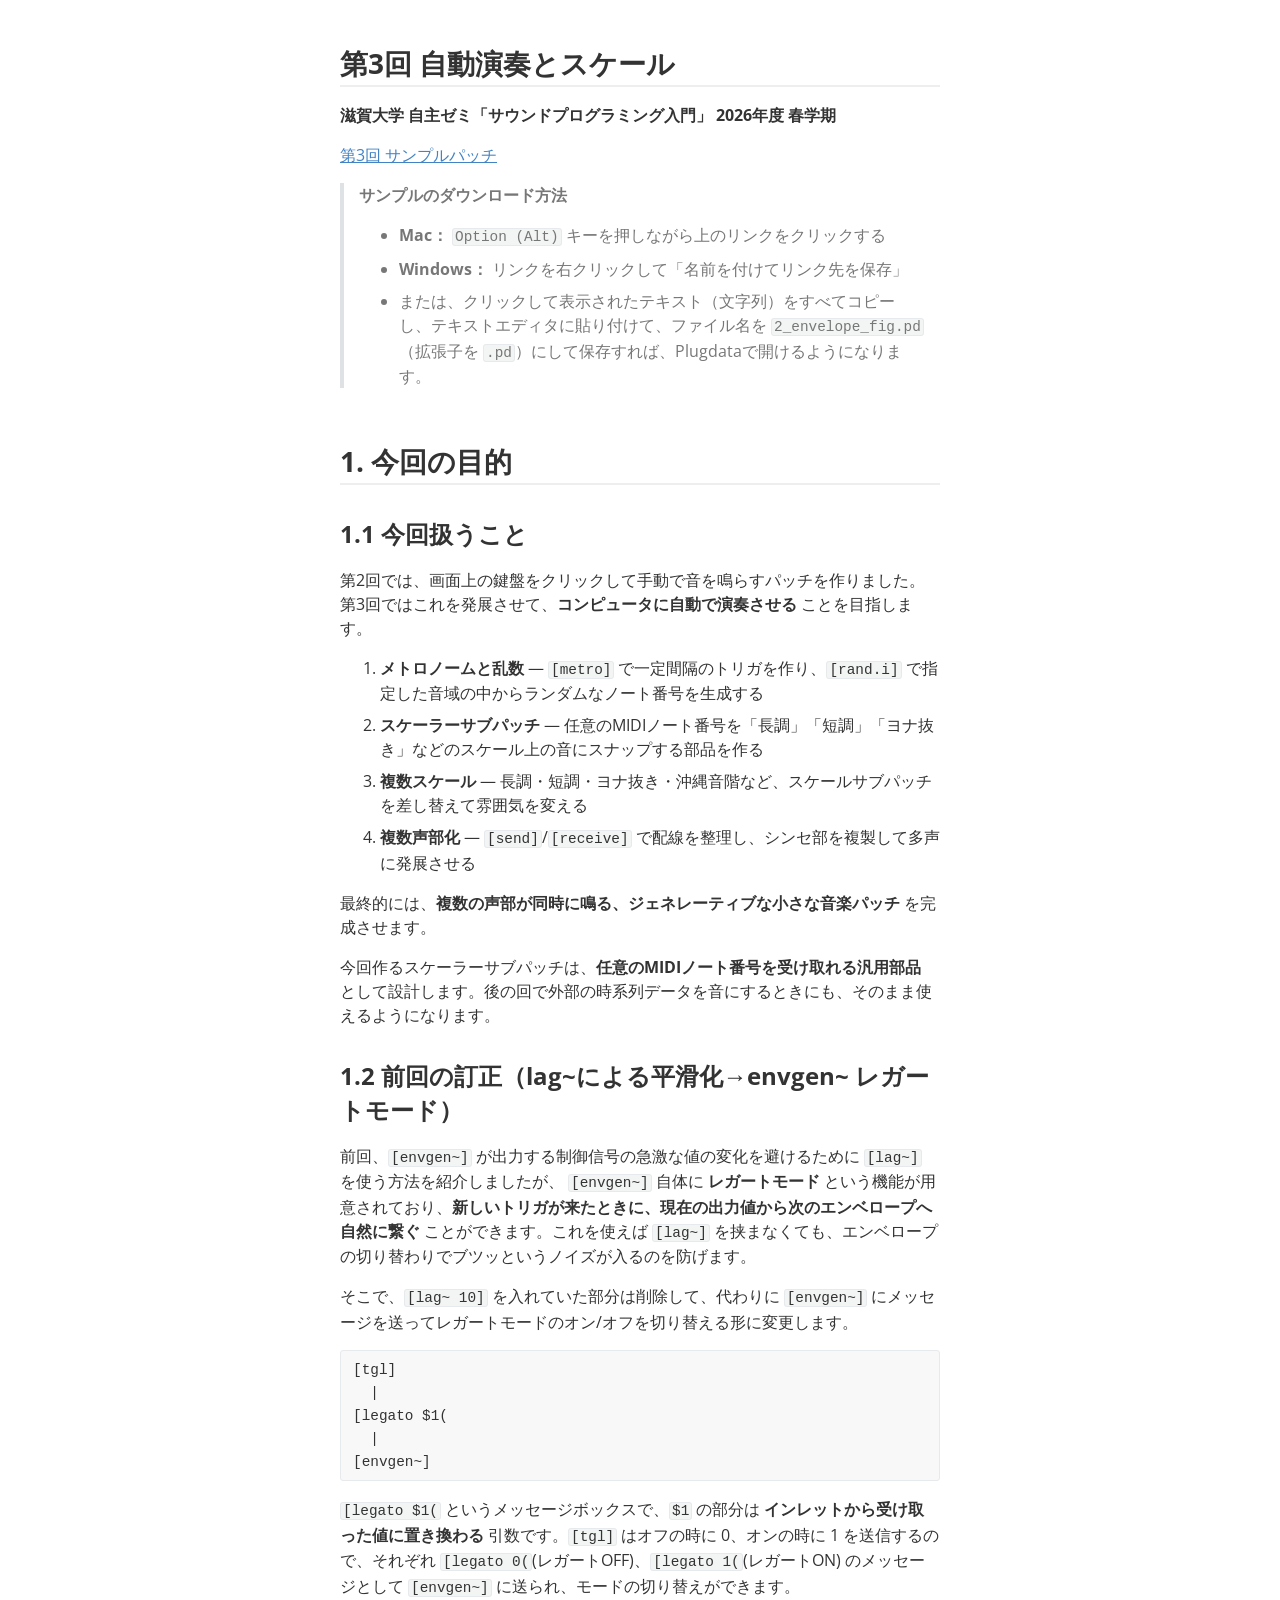
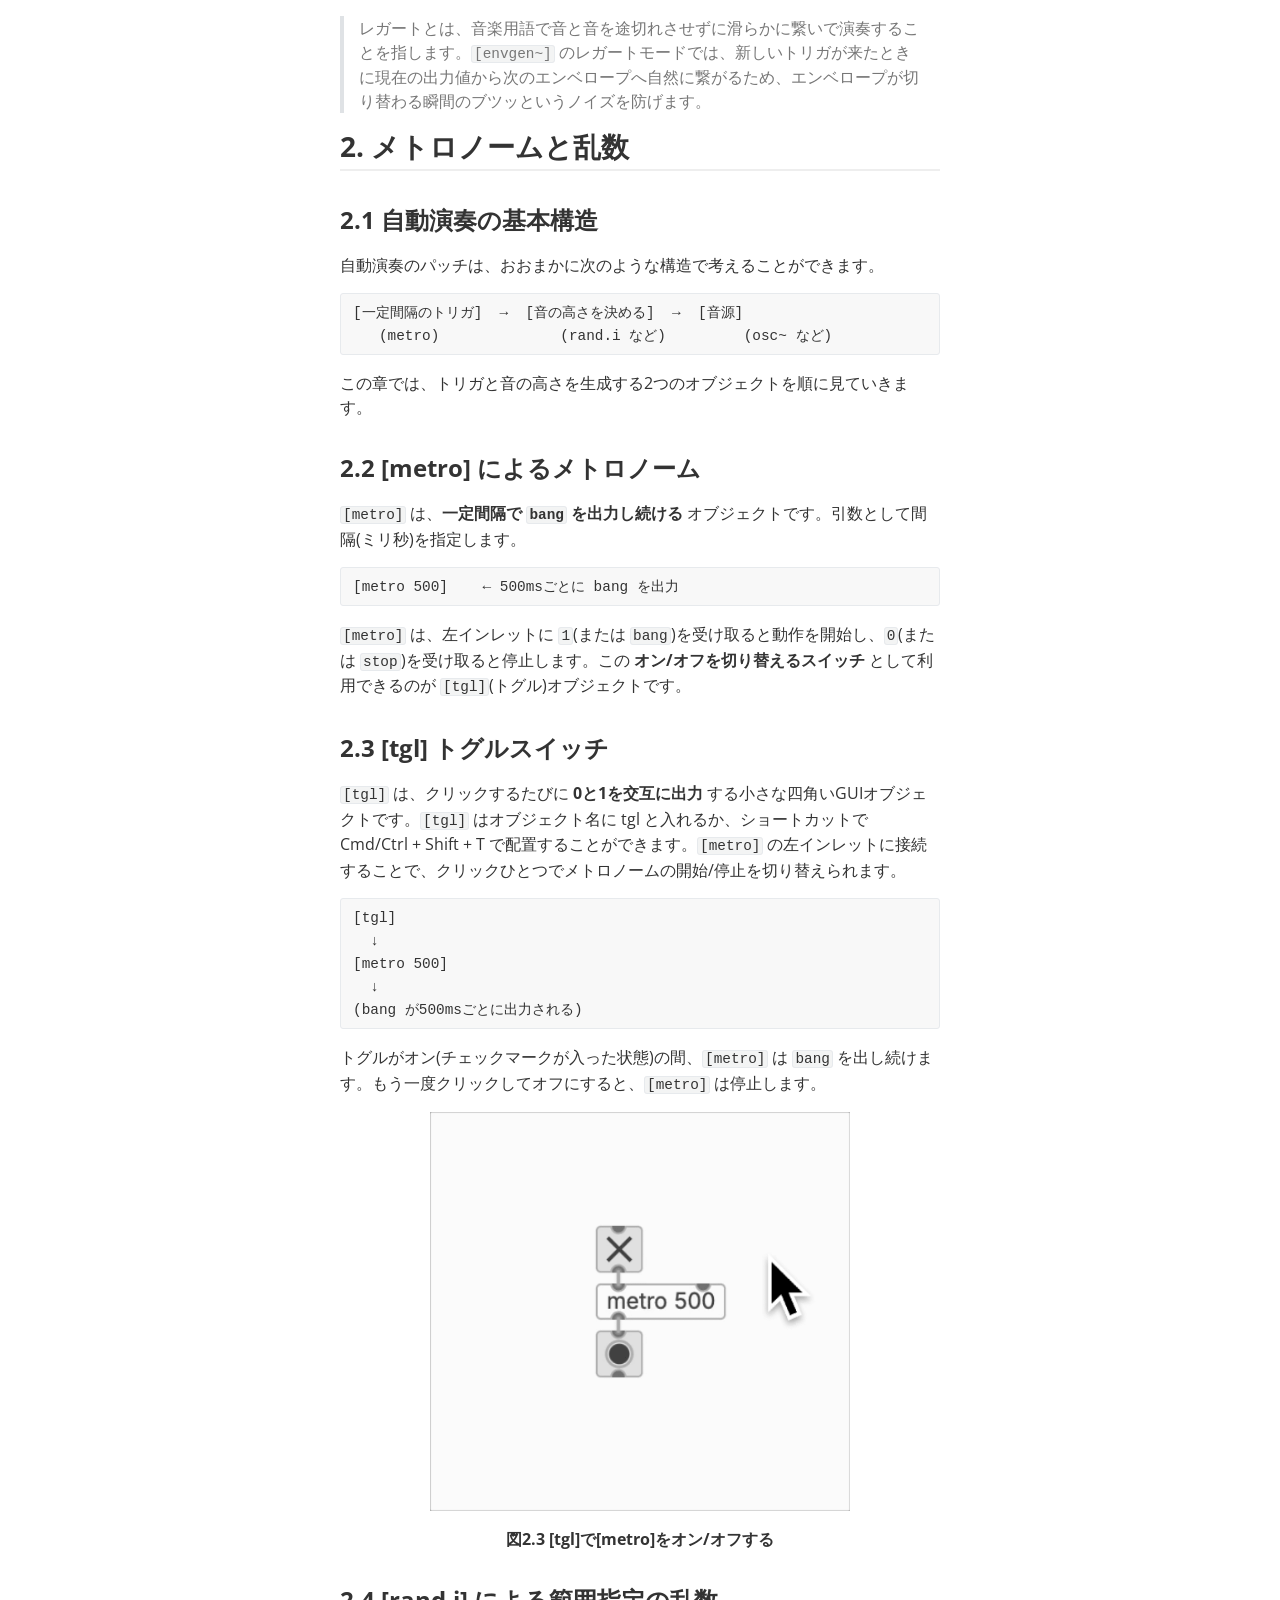
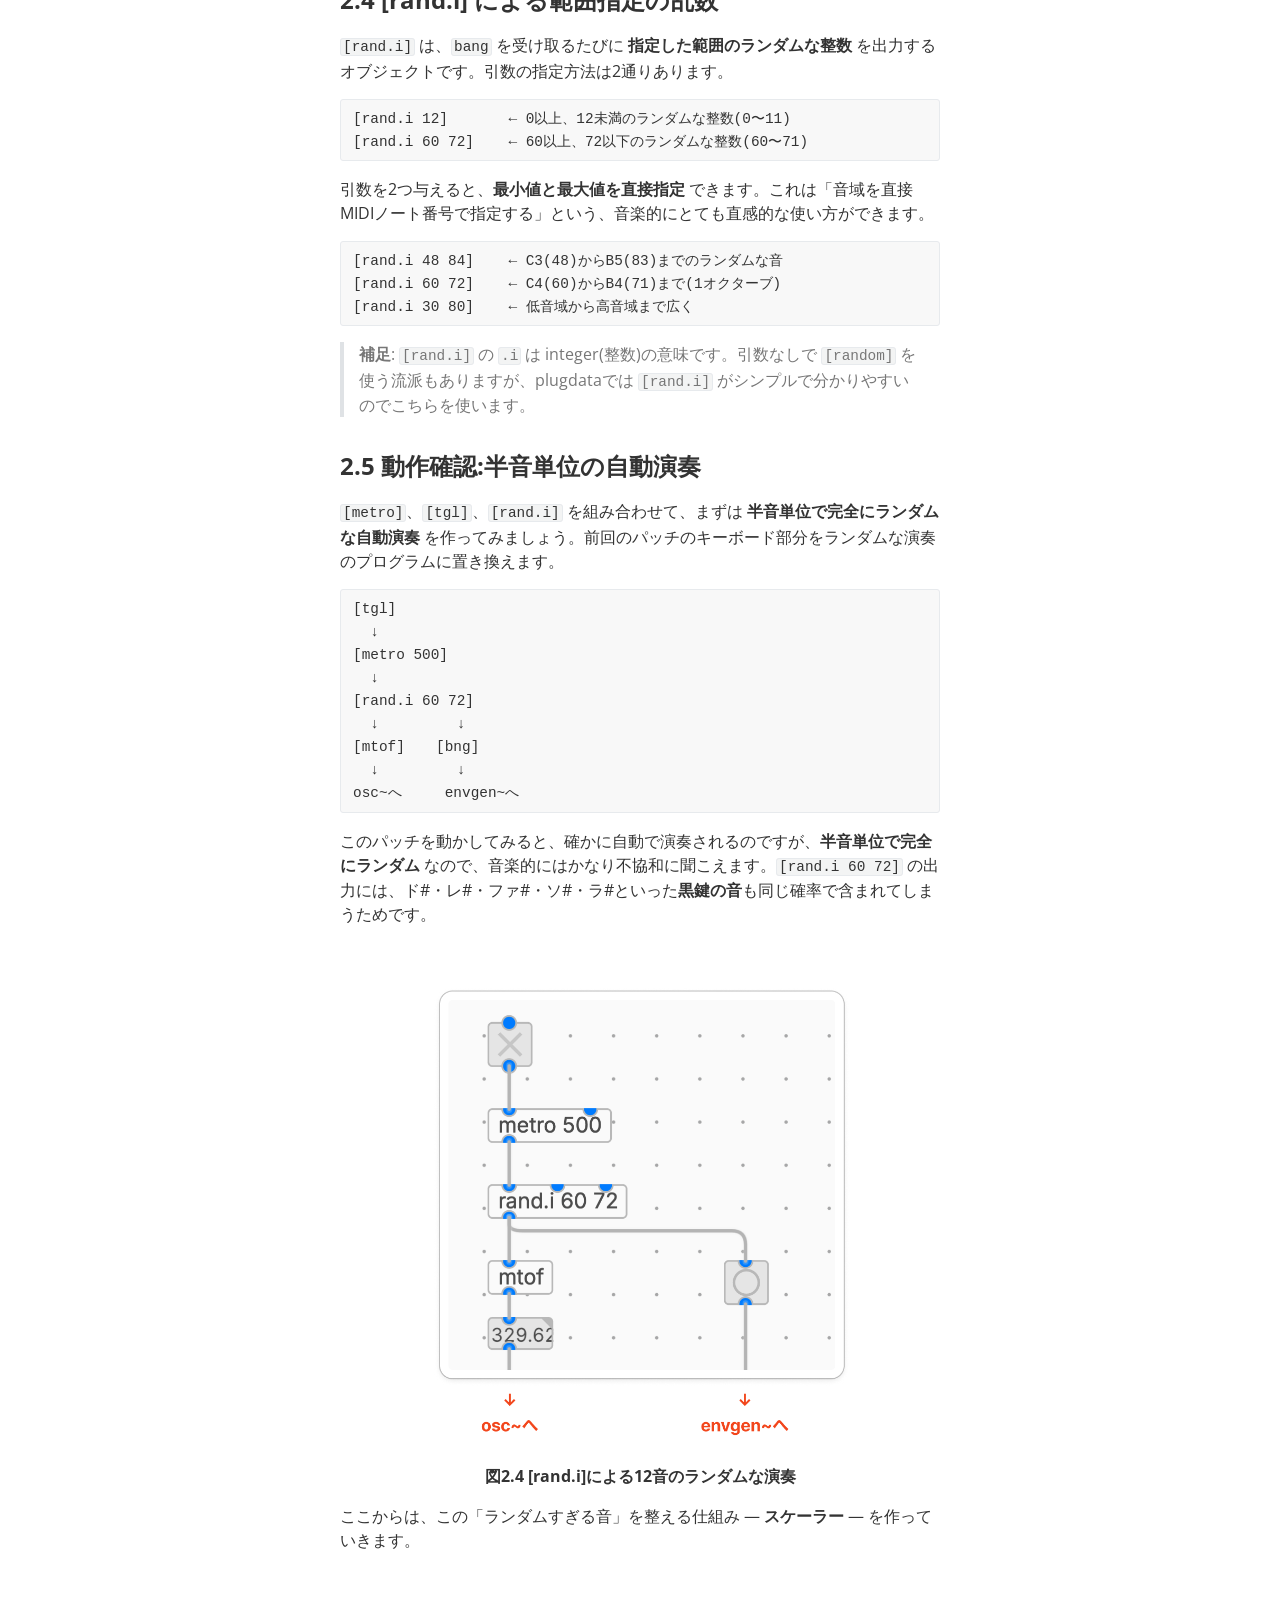
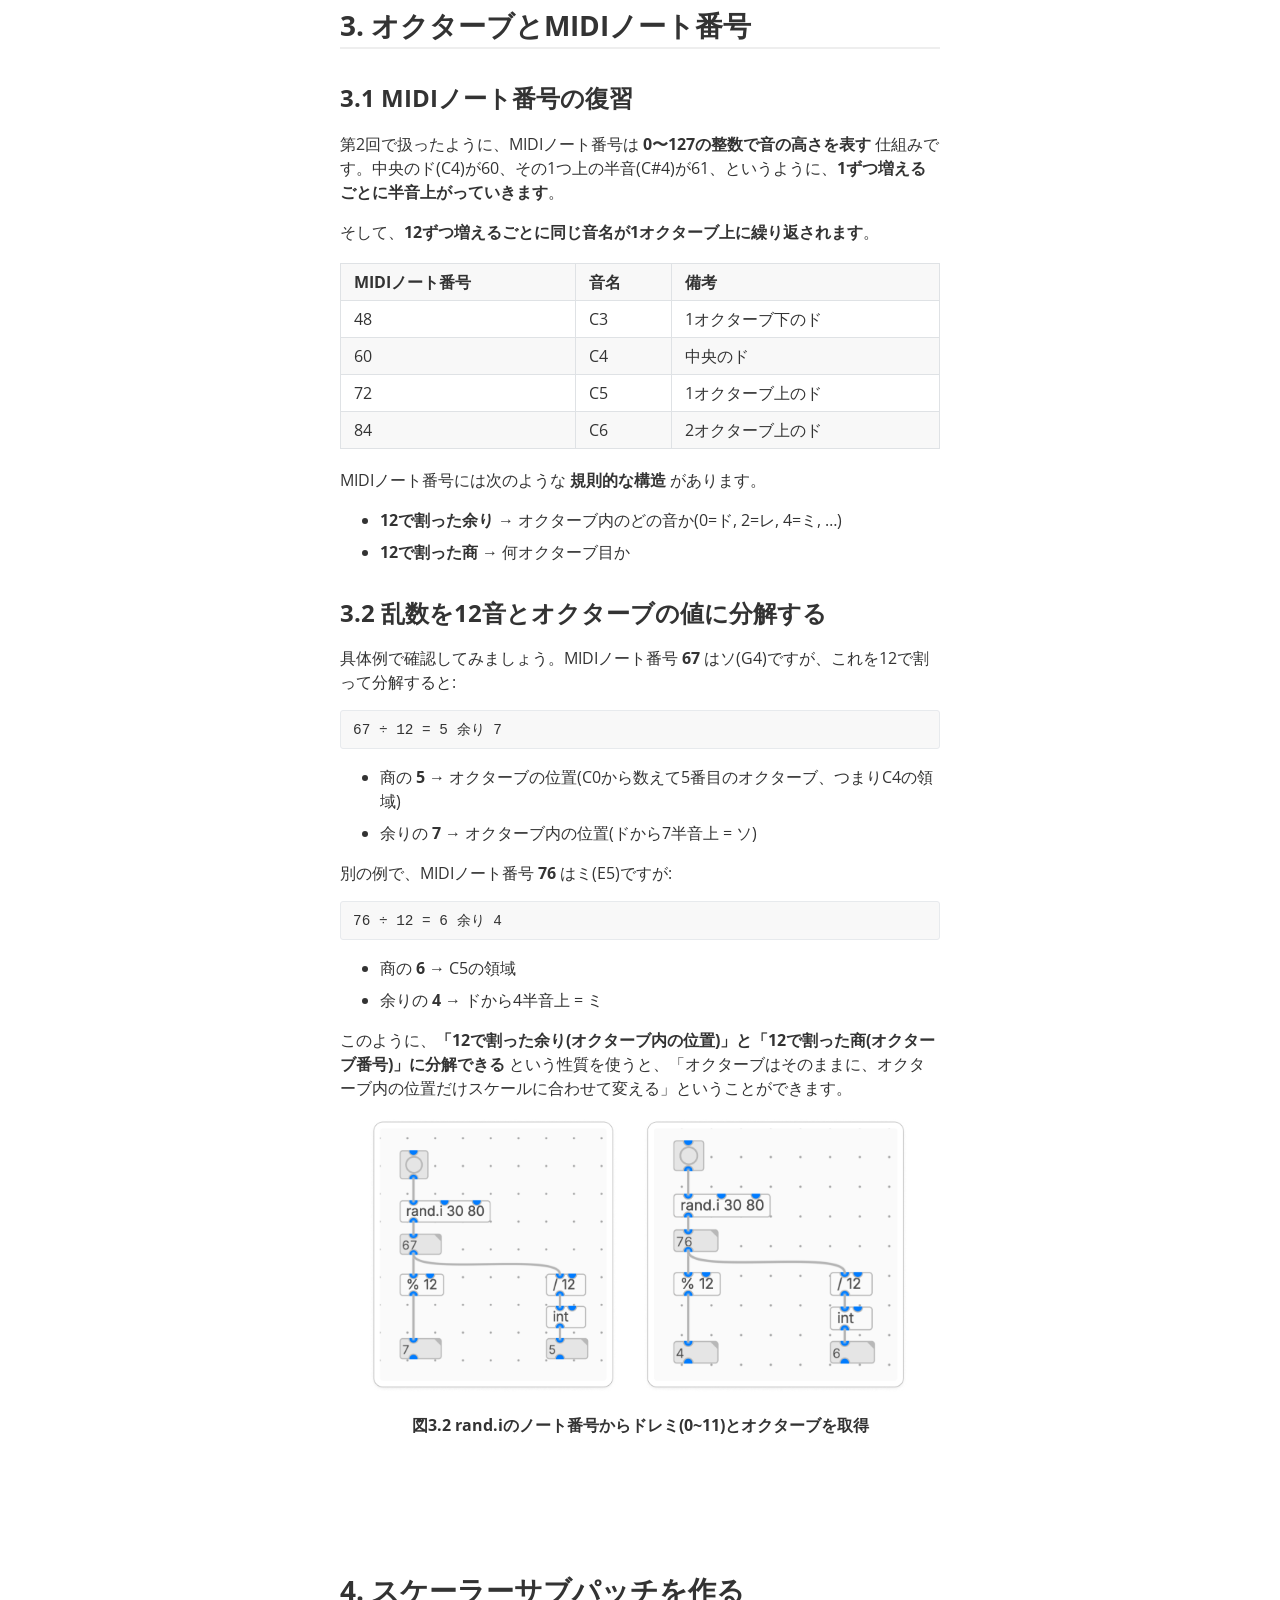
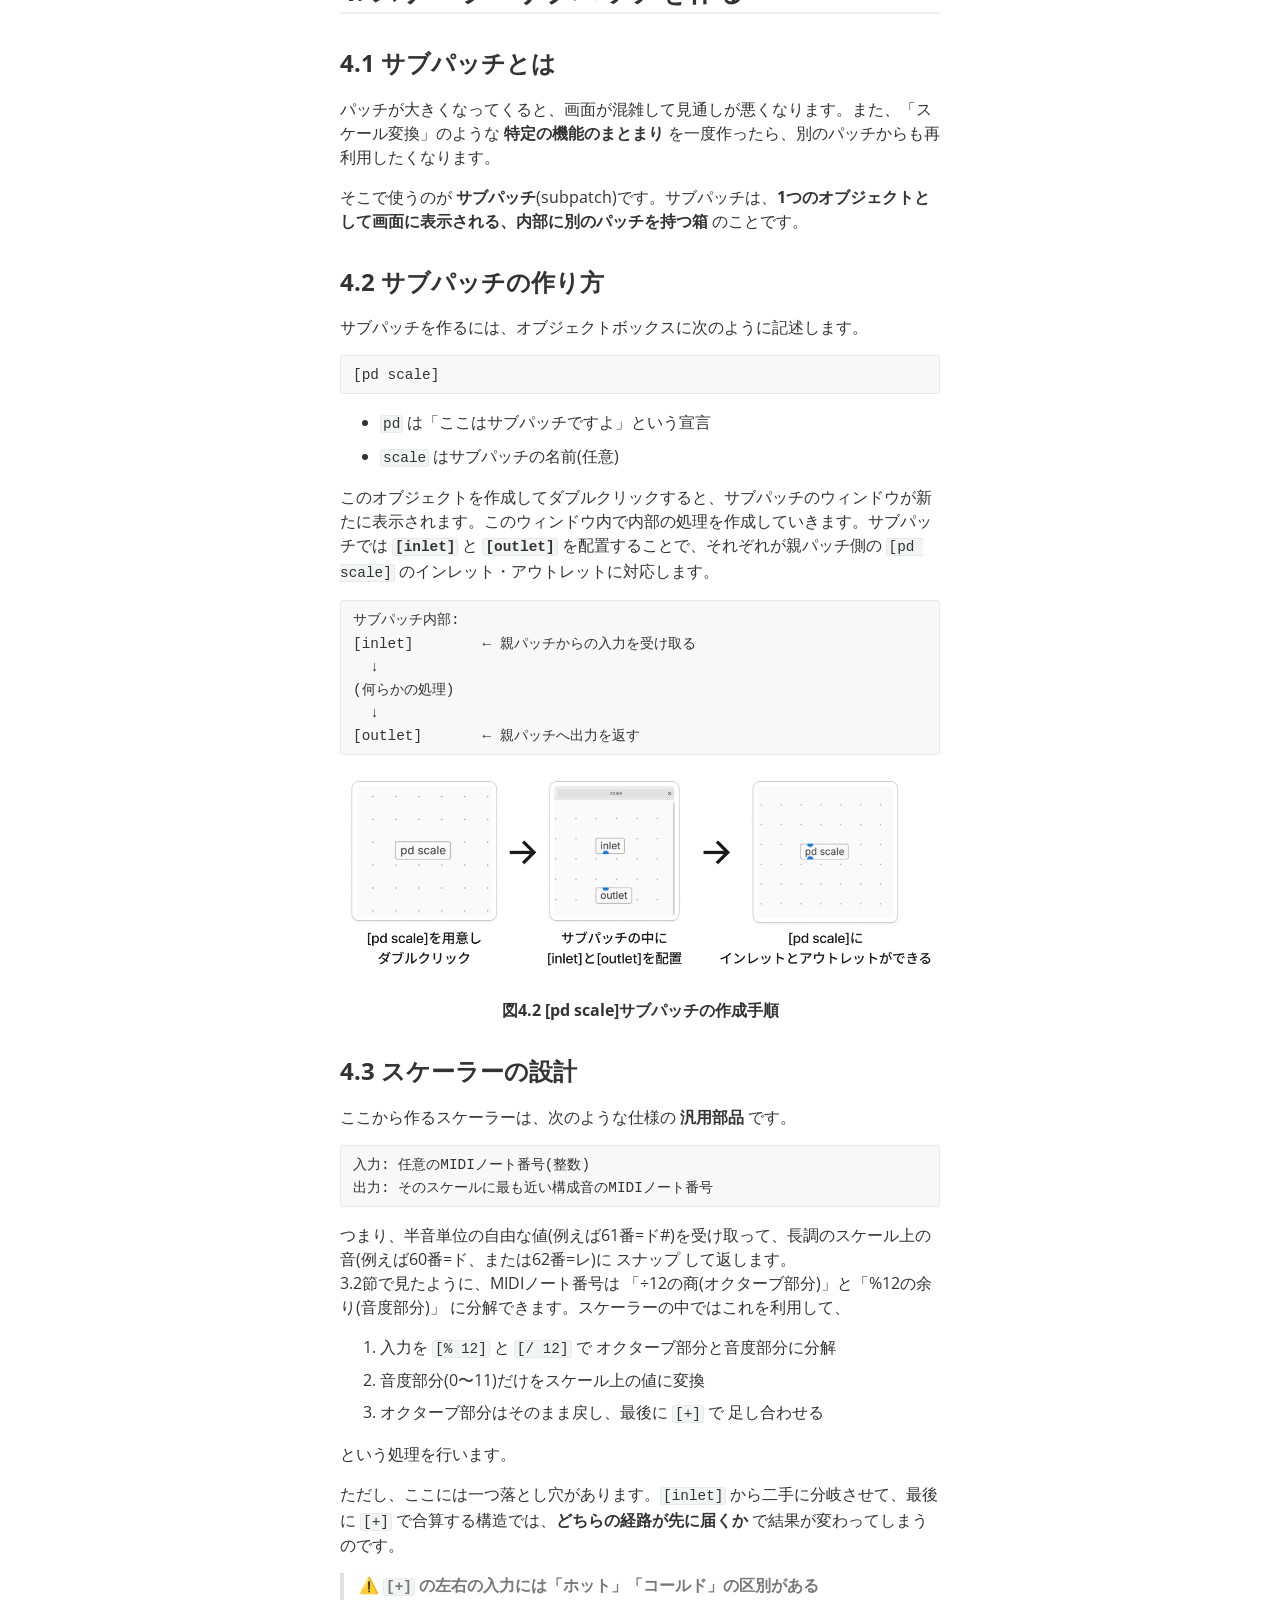
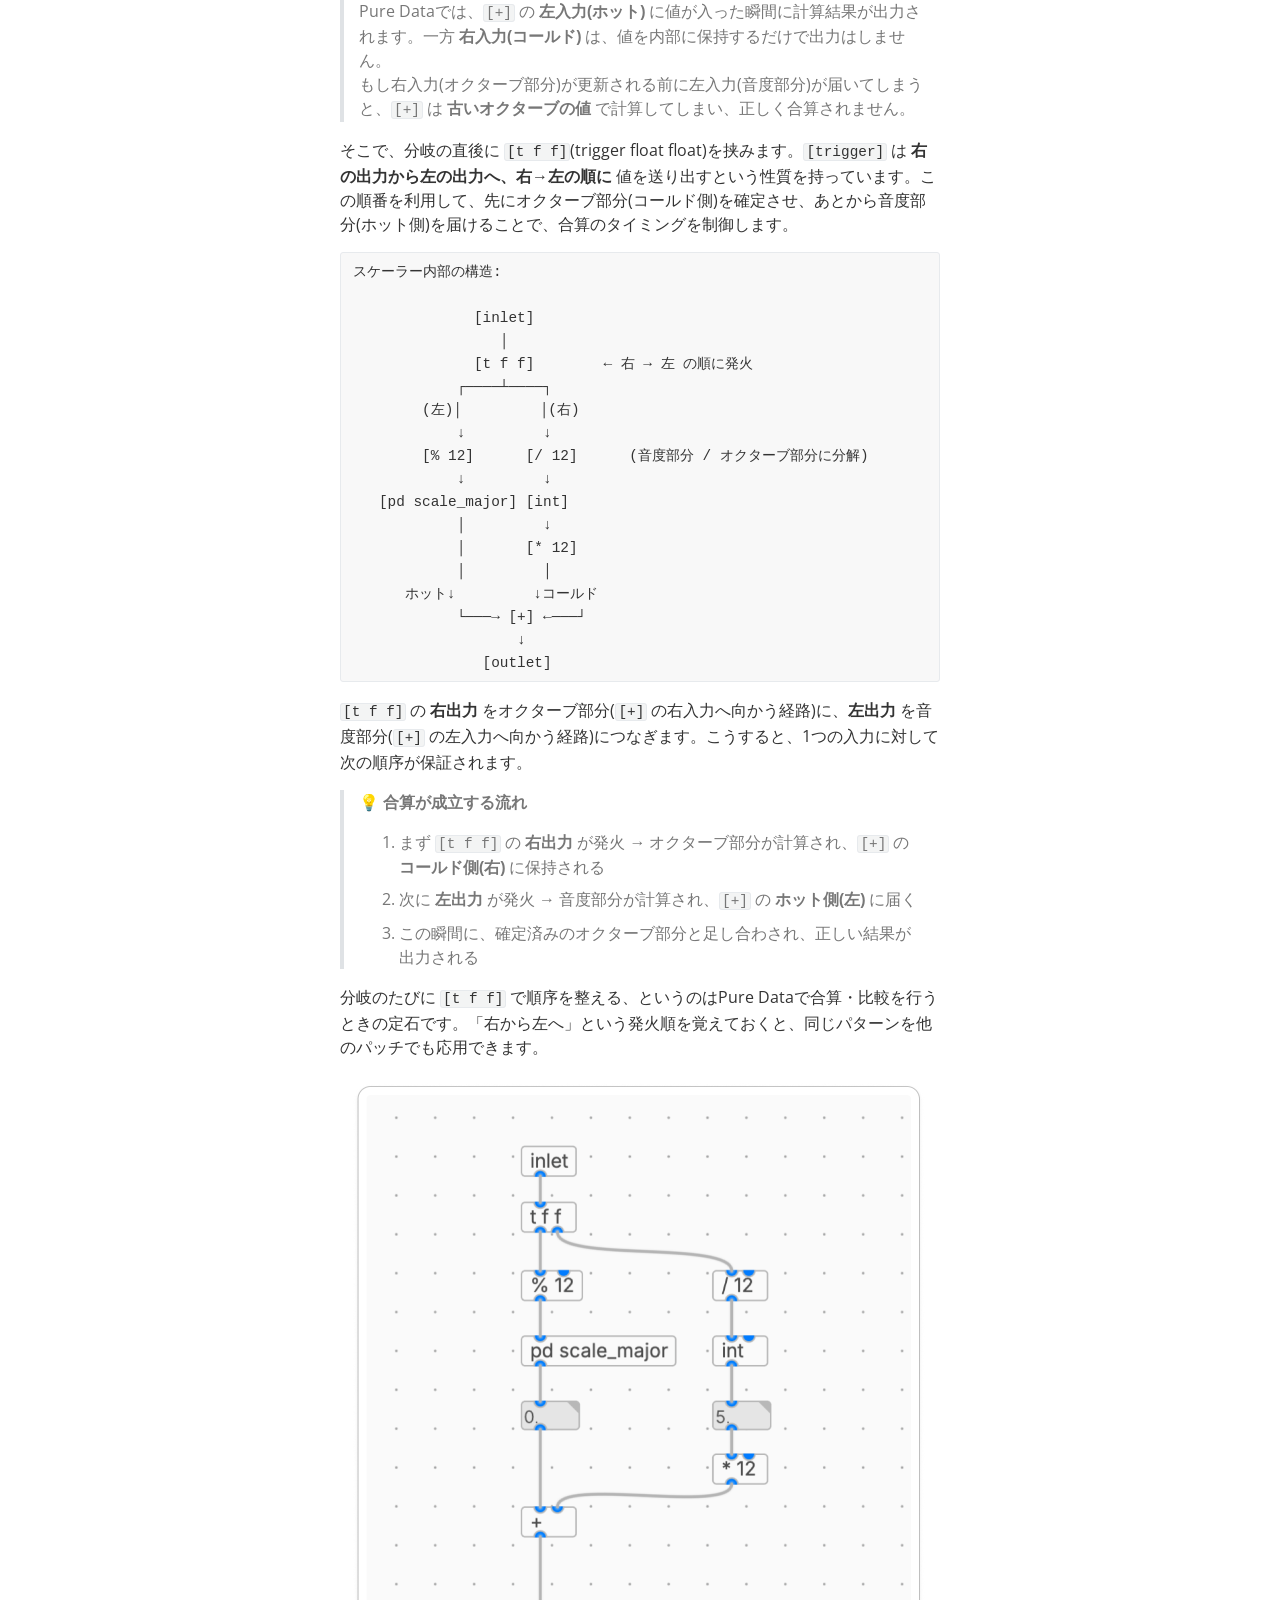
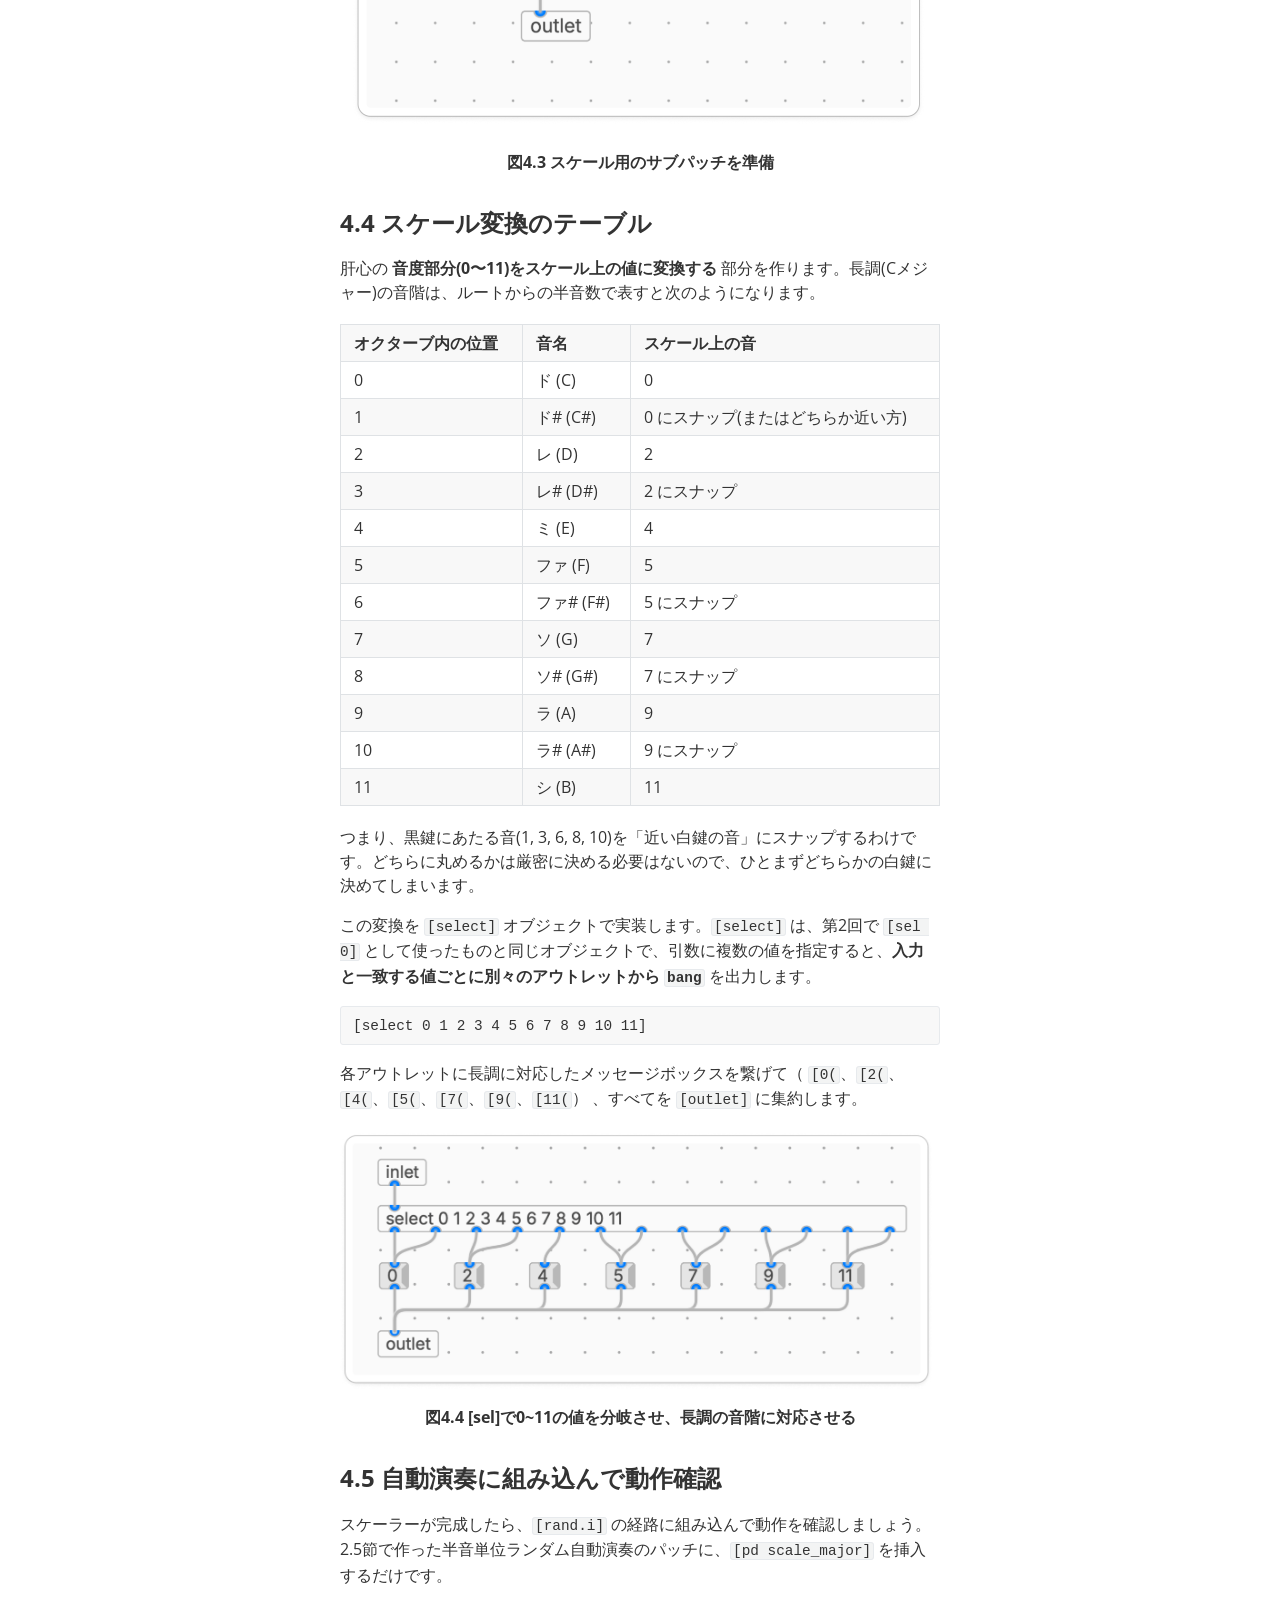
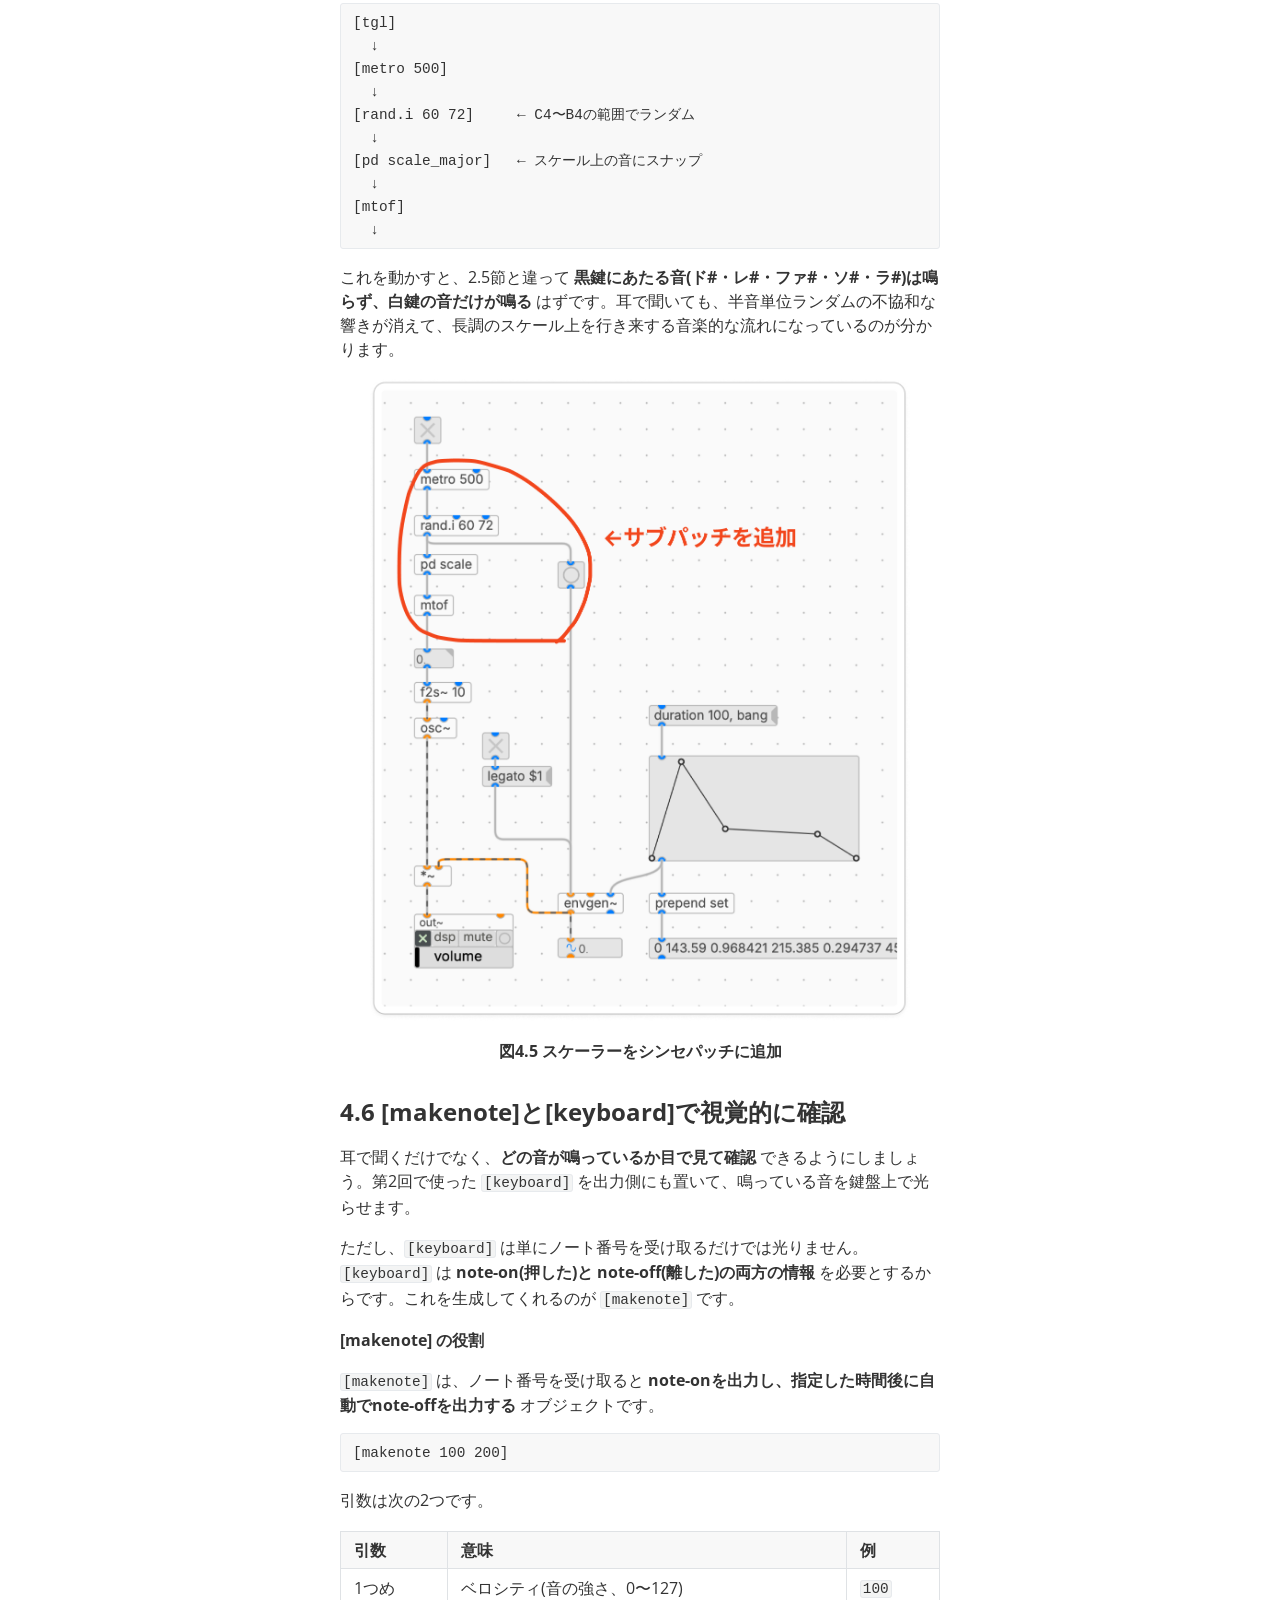
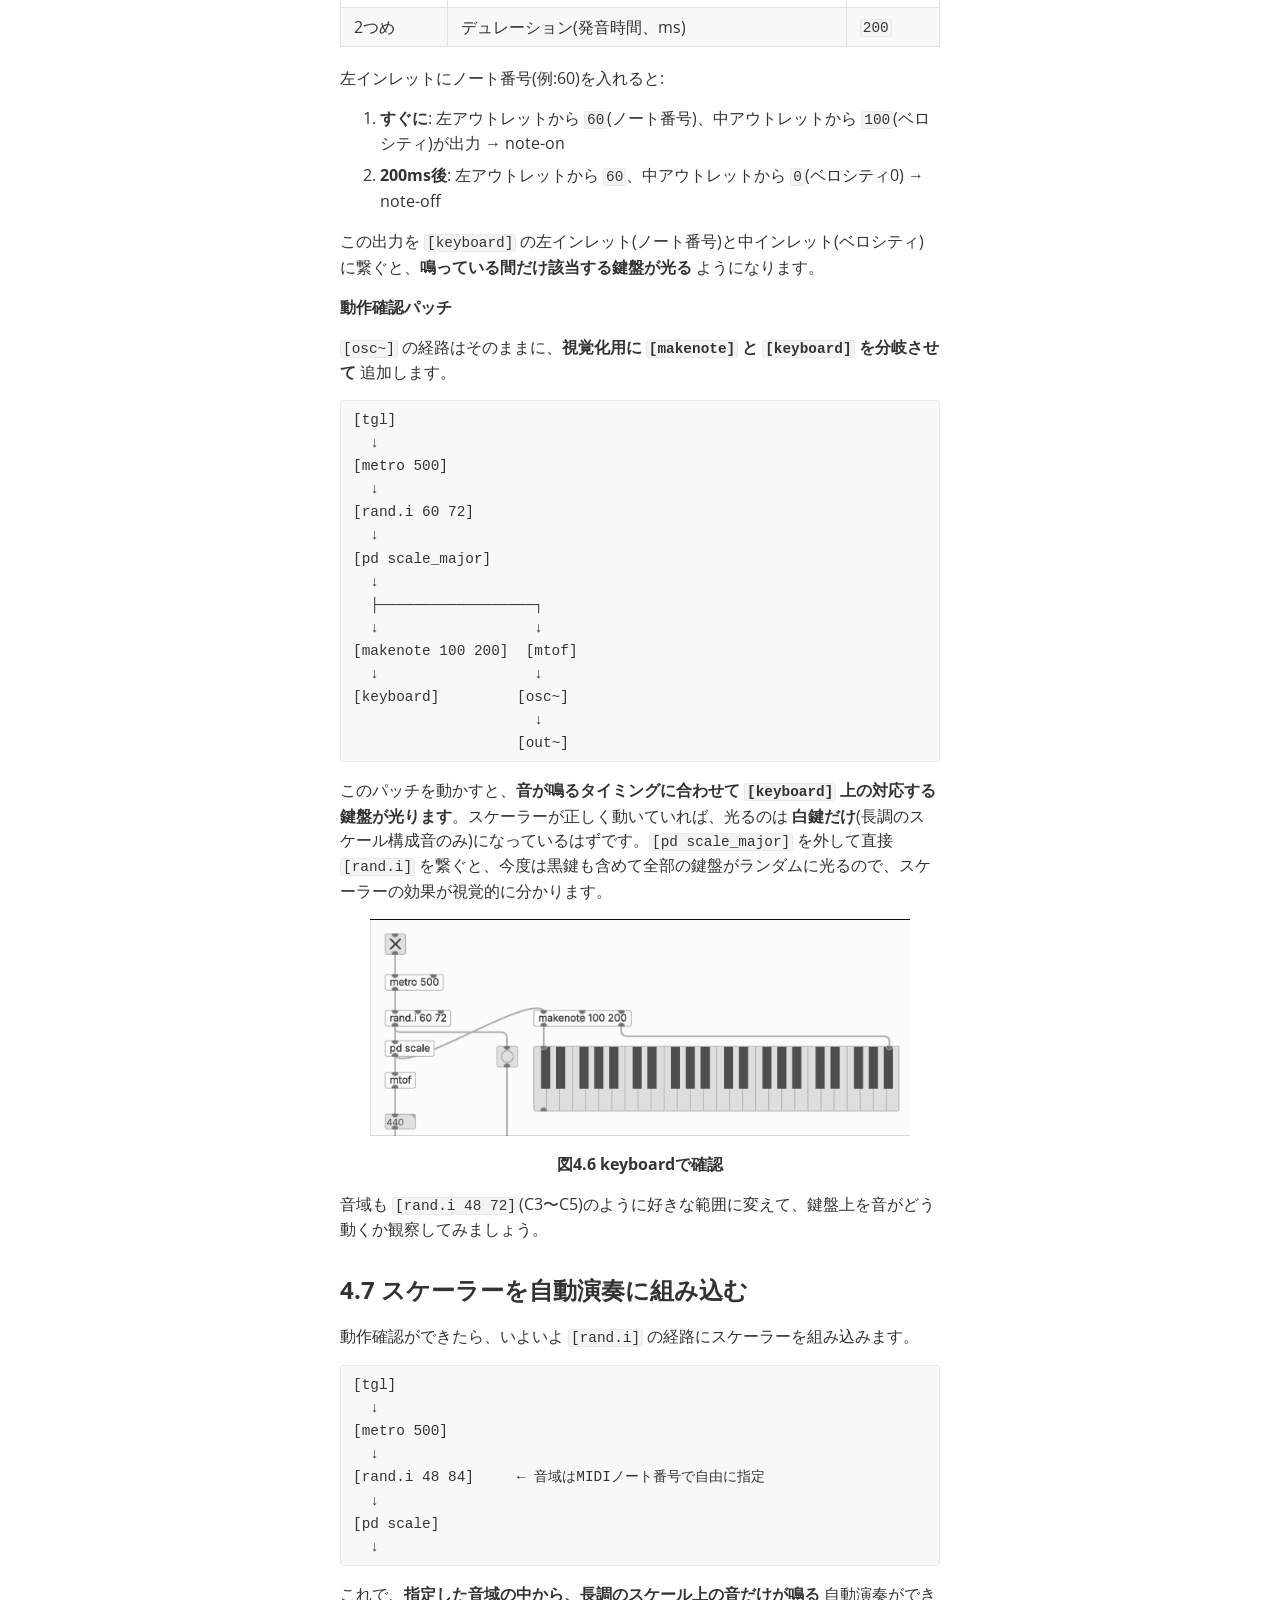
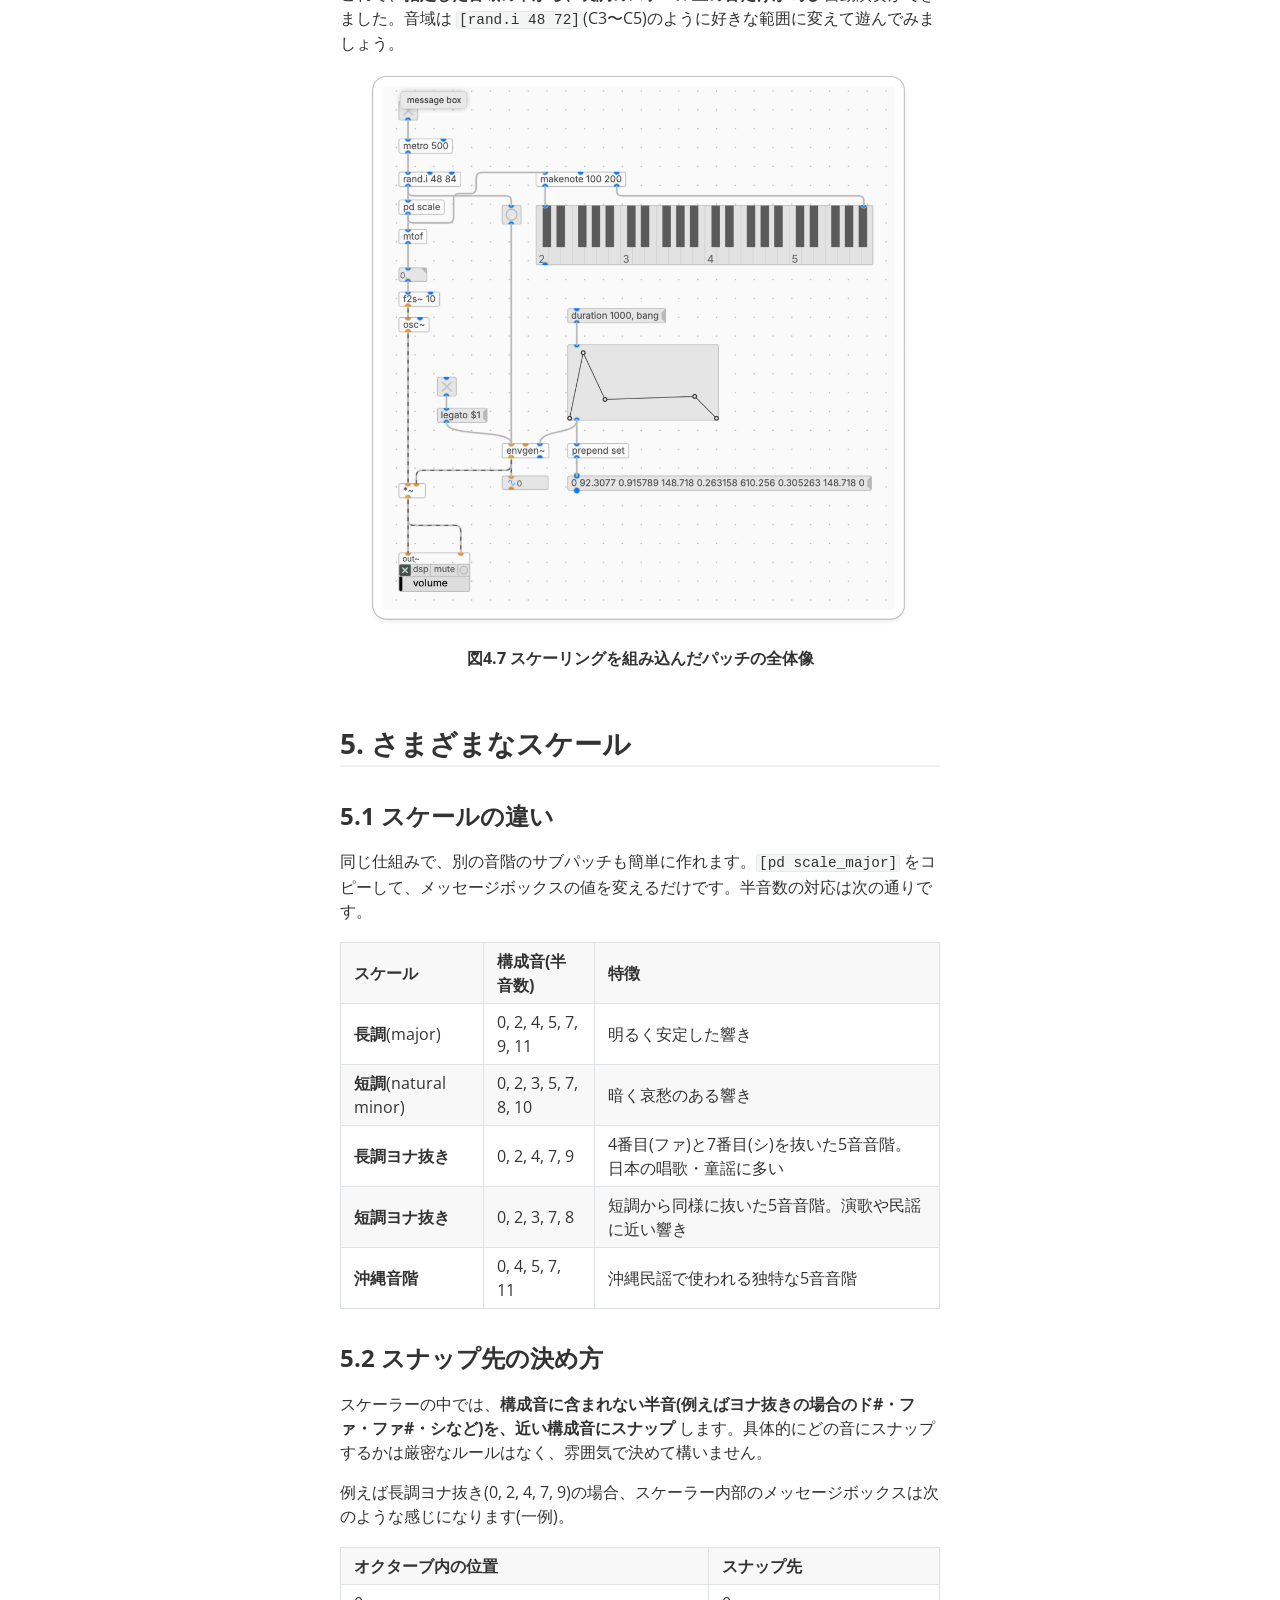
<file: lectures/3_scale/第3回_自動演奏とスケール.html>
<!doctype html>
<html>
<head>
<link rel="icon" href="../../img/pd_study_icon.png" type="image/png">
<meta charset='UTF-8'><meta name='viewport' content='width=device-width initial-scale=1'><style type='text/css'>html {overflow-x: initial !important;}</style>
<style type='text/css'  id="style-base">:root { --bg-color: #ffffff; --text-color: #333333; --select-text-bg-color: #B5D6FC; --select-text-font-color: auto; --monospace: "Lucida Console",Consolas,"Courier",monospace; --title-bar-height: 20px; }
.mac-os-11 { --title-bar-height: 28px; }
html { font-size: 14px; background-color: var(--bg-color); color: var(--text-color); font-family: "Helvetica Neue", Helvetica, Arial, "Segoe UI Emoji", "SF Pro", sans-serif; -webkit-font-smoothing: antialiased; }
h1, h2, h3, h4, h5 { white-space: pre-wrap; }
body { margin: 0px; padding: 0px; height: auto; inset: 0px; font-size: 1rem; line-height: 1.428571; overflow-x: hidden; background: inherit; }
iframe { margin: auto; }
a.url { word-break: break-all; }
a:active, a:hover { outline: 0px; }
.in-text-selection, ::selection { text-shadow: none; background: var(--select-text-bg-color); color: var(--select-text-font-color); }
#write { margin: 0px auto; height: auto; width: inherit; word-break: normal; overflow-wrap: break-word; position: relative; white-space: normal; overflow-x: visible; padding-top: 36px; }
#write.first-line-indent p { text-indent: 2em; }
#write.first-line-indent li p, #write.first-line-indent p *, #write.first-line-indent svg * { text-indent: 0px; }
#write.first-line-indent li { margin-left: 2em; }
.for-image #write { padding-left: 8px; padding-right: 8px; }
body.typora-export { padding-left: 30px; padding-right: 30px; }
.typora-export .footnote-line, .typora-export li, .typora-export p { white-space: pre-wrap; }
.typora-export .task-list-item input { pointer-events: none; }
@media screen and (max-width: 500px) {
  body.typora-export { padding-left: 0px; padding-right: 0px; }
  #write { padding-left: 20px; padding-right: 20px; }
}
#write li > figure:last-child { margin-bottom: 0.5rem; }
#write ol, #write ul { position: relative; }
img { max-width: 100%; height: auto; vertical-align: middle; image-orientation: from-image; }
button, input, select, textarea { color: inherit; font-style: inherit; font-variant-caps: inherit; font-weight: inherit; font-width: inherit; font-size: inherit; line-height: inherit; font-family: inherit; font-size-adjust: inherit; font-kerning: inherit; font-variant-alternates: inherit; font-variant-ligatures: inherit; font-variant-numeric: inherit; font-variant-east-asian: inherit; font-variant-position: inherit; font-variant-emoji: inherit; font-feature-settings: inherit; font-optical-sizing: inherit; font-variation-settings: inherit; }
input[type="checkbox"], input[type="radio"] { line-height: normal; padding: 0px; }
*, ::after, ::before { box-sizing: border-box; }
#write h1, #write h2, #write h3, #write h4, #write h5, #write h6, #write p, #write pre { width: inherit; position: relative; }
#write svg h1, #write svg h2, #write svg h3, #write svg h4, #write svg h5, #write svg h6, #write svg p { position: static; }
svg sub, svg sup { position: static; }
.nodeLabel p { padding-right: 2px; padding-left: 2px; }
.typora-export .nodeLabel p { padding-right: 0px; padding-left: 0px; }
foreignObject { overflow: visible; }
p { line-height: inherit; }
h1, h2, h3, h4, h5, h6 { break-after: avoid-page; break-inside: avoid; orphans: 4; }
p { orphans: 4; }
li p { orphans: 1; }
h1 { font-size: 2rem; }
h2 { font-size: 1.8rem; }
h3 { font-size: 1.6rem; }
h4 { font-size: 1.4rem; }
h5 { font-size: 1.2rem; }
h6 { font-size: 1rem; }
.md-math-block, .md-rawblock, h1, h2, h3, h4, h5, h6, p { margin-top: 1rem; margin-bottom: 1rem; }
.hidden { display: none; }
.md-blockmeta { color: rgb(204, 204, 204); font-weight: 700; font-style: italic; }
a { cursor: pointer; }
sup.md-footnote { padding: 2px 4px; background-color: rgba(238, 238, 238, 0.7); color: rgb(85, 85, 85); border-radius: 4px; cursor: pointer; }
sup.md-footnote a, sup.md-footnote a:hover { color: inherit; text-transform: inherit; text-decoration: inherit; }
#write input[type="checkbox"] { cursor: pointer; width: inherit; height: inherit; }
figure { overflow-x: auto; margin: 1.2em 0px; max-width: calc(100% + 16px); padding: 0px; }
figure > table { margin: 0px; }
thead, tr { break-inside: avoid; break-after: auto; }
thead { display: table-header-group; }
table { border-collapse: collapse; border-spacing: 0px; width: 100%; overflow: auto; break-inside: auto; text-align: left; }
table.md-table td { min-width: 32px; }
.CodeMirror-gutters { border-right-width: 0px; border-right-style: none; border-right-color: currentcolor; background-color: inherit; }
.CodeMirror-linenumber { -webkit-user-select: none; }
.CodeMirror { text-align: left; }
.CodeMirror-placeholder { opacity: 0.3; }
.CodeMirror pre { padding: 0px 4px; }
.CodeMirror-lines { padding: 0px; }
div.hr:focus { cursor: none; }
#write pre { white-space: pre-wrap; }
#write.fences-no-line-wrapping pre { white-space: pre; }
#write pre.ty-contain-cm { white-space: normal; }
.CodeMirror-gutters { margin-right: 4px; }
.md-fences { font-size: 0.9rem; display: block; break-inside: avoid; text-align: left; overflow: visible; white-space: pre; background: inherit; position: relative !important; }
.md-fences-adv-panel { width: 100%; margin-top: 10px; text-align: center; padding-top: 0px; padding-bottom: 8px; overflow-x: auto; }
#write .md-fences.mock-cm { white-space: pre-wrap; }
.md-fences.md-fences-with-lineno { padding-left: 0px; }
#write.fences-no-line-wrapping .md-fences.mock-cm { white-space: pre; overflow-x: auto; }
.md-fences.mock-cm.md-fences-with-lineno { padding-left: 8px; }
.CodeMirror-line, twitterwidget { break-inside: avoid; }
svg { break-inside: avoid; }
.footnotes { opacity: 0.8; font-size: 0.9rem; margin-top: 1em; margin-bottom: 1em; }
.footnotes + .footnotes { margin-top: 0px; }
.md-reset { margin: 0px; padding: 0px; border: 0px; outline: 0px; vertical-align: top; background: 0px 0px; text-decoration: none; text-shadow: none; float: none; position: static; width: auto; height: auto; white-space: nowrap; cursor: inherit; line-height: normal; font-weight: 400; text-align: left; box-sizing: content-box; direction: ltr; }
li div { padding-top: 0px; }
blockquote { margin: 1rem 0px; }
li .mathjax-block, li p { margin: 0.5rem 0px; }
li blockquote { margin: 1rem 0px; }
li { margin: 0px; position: relative; }
blockquote > :last-child { margin-bottom: 0px; }
blockquote > :first-child, li > :first-child { margin-top: 0px; }
.footnotes-area { color: rgb(136, 136, 136); margin-top: 0.714rem; padding-bottom: 0.143rem; white-space: normal; }
#write .footnote-line { white-space: pre-wrap; }
@media print {
  body, html { border: 1px solid transparent; height: 99%; break-after: avoid; break-before: avoid; font-variant-ligatures: no-common-ligatures; }
  #write { margin-top: 0px; border-color: transparent !important; padding-top: 0px !important; padding-bottom: 0px !important; }
  .typora-export * { print-color-adjust: exact; }
  .typora-export #write { break-after: avoid; }
  .typora-export #write::after { height: 0px; }
  .is-mac table { break-inside: avoid; }
  #write > p:nth-child(1) { margin-top: 0px; }
  .typora-export-show-outline .typora-export-sidebar { display: none; }
  figure { overflow-x: visible; }
}
.footnote-line { margin-top: 0.714em; font-size: 0.7em; }
a img, img a { cursor: pointer; }
pre.md-meta-block { font-size: 0.8rem; min-height: 0.8rem; white-space: pre-wrap; background: rgb(204, 204, 204); display: block; overflow-x: hidden; }
p > .md-image:only-child:not(.md-img-error) img, p > img:only-child { display: block; margin: auto; }
#write.first-line-indent p > .md-image:only-child:not(.md-img-error) img { left: -2em; position: relative; }
p > .md-image:only-child { display: inline-block; width: 100%; }
#write .MathJax_Display { margin: 0.8em 0px 0px; }
.md-math-block { width: 100%; }
.md-math-block:not(:empty)::after { display: none; }
.MathJax_ref { fill: currentcolor; }
[contenteditable="true"]:active, [contenteditable="true"]:focus, [contenteditable="false"]:active, [contenteditable="false"]:focus { outline: 0px; box-shadow: none; }
.md-task-list-item { position: relative; list-style-type: none; }
.task-list-item.md-task-list-item { padding-left: 0px; }
.md-task-list-item > input { position: absolute; top: 0px; left: 0px; margin-left: -1.2em; margin-top: calc(1em - 10px); border: medium; }
.math { font-size: 1rem; }
.md-toc { min-height: 3.58rem; position: relative; font-size: 0.9rem; border-radius: 10px; }
.md-toc-content { position: relative; margin-left: 0px; }
.md-toc-content::after, .md-toc::after { display: none; }
.md-toc-item { display: block; color: rgb(65, 131, 196); }
.md-toc-item a { text-decoration: none; }
.md-toc-inner:hover { text-decoration: underline; }
.md-toc-inner { display: inline-block; cursor: pointer; }
.md-toc-h1 .md-toc-inner { margin-left: 0px; font-weight: 700; }
.md-toc-h2 .md-toc-inner { margin-left: 2em; }
.md-toc-h3 .md-toc-inner { margin-left: 4em; }
.md-toc-h4 .md-toc-inner { margin-left: 6em; }
.md-toc-h5 .md-toc-inner { margin-left: 8em; }
.md-toc-h6 .md-toc-inner { margin-left: 10em; }
@media screen and (max-width: 48em) {
  .md-toc-h3 .md-toc-inner { margin-left: 3.5em; }
  .md-toc-h4 .md-toc-inner { margin-left: 5em; }
  .md-toc-h5 .md-toc-inner { margin-left: 6.5em; }
  .md-toc-h6 .md-toc-inner { margin-left: 8em; }
}
a.md-toc-inner { font-size: inherit; font-style: inherit; font-weight: inherit; line-height: inherit; }
.footnote-line a:not(.reversefootnote) { color: inherit; }
.reversefootnote { font-family: ui-monospace, sans-serif; }
.md-attr { display: none; }
.md-fn-count::after { content: "."; }
code, pre, samp, tt { font-family: var(--monospace); }
kbd { margin: 0px 0.1em; padding: 0.1em 0.6em; font-size: 0.8em; color: rgb(36, 39, 41); background: rgb(255, 255, 255); border: 1px solid rgb(173, 179, 185); border-radius: 3px; box-shadow: rgba(12, 13, 14, 0.2) 0px 1px 0px, rgb(255, 255, 255) 0px 0px 0px 2px inset; white-space: nowrap; vertical-align: middle; }
.md-comment { color: rgb(162, 127, 3); opacity: 0.6; font-family: var(--monospace); }
code { text-align: left; vertical-align: initial; }
a.md-print-anchor { white-space: pre !important; border-width: medium !important; border-style: none !important; border-color: currentcolor !important; display: inline-block !important; position: absolute !important; width: 1px !important; right: 0px !important; outline: 0px !important; background: 0px 0px !important; text-decoration: initial !important; text-shadow: initial !important; }
.os-windows.monocolor-emoji .md-emoji { font-family: "Segoe UI Symbol", sans-serif; }
.md-diagram-panel > svg { max-width: 100%; }
[lang="flow"] svg, [lang="mermaid"] svg { max-width: 100%; height: auto; }
[lang="mermaid"] .node text { font-size: 1rem; }
table tr th { border-bottom-width: 0px; border-bottom-style: none; border-bottom-color: currentcolor; }
video { max-width: 100%; display: block; margin: 0px auto; }
iframe { max-width: 100%; width: 100%; border: medium; }
.highlight td, .highlight tr { border: 0px; }
mark { background: rgb(255, 255, 0); color: rgb(0, 0, 0); }
.md-html-inline .md-plain, .md-html-inline strong, mark .md-inline-math, mark strong { color: inherit; }
.md-expand mark .md-meta { opacity: 0.3 !important; }
mark .md-meta { color: rgb(0, 0, 0); }
@media print {
  .typora-export h1, .typora-export h2, .typora-export h3, .typora-export h4, .typora-export h5, .typora-export h6 { break-inside: avoid; }
}
.md-diagram-panel .messageText { stroke: none !important; }
.md-diagram-panel .start-state { fill: var(--node-fill); }
.md-diagram-panel .edgeLabel rect { opacity: 1 !important; }
.md-fences.md-fences-math { font-size: 1em; }
.md-fences-advanced:not(.md-focus) { padding: 0px; white-space: nowrap; border: 0px; }
.md-fences-advanced:not(.md-focus) { background: inherit; }
.mermaid-svg { margin: auto; }
.typora-export-show-outline .typora-export-content { max-width: 1440px; margin: auto; display: flex; flex-direction: row; }
.typora-export-sidebar { width: 300px; font-size: 0.8rem; margin-top: 80px; margin-right: 18px; }
.typora-export-show-outline #write { --webkit-flex: 2; flex: 2 1 0%; }
.typora-export-sidebar .outline-content { position: fixed; top: 0px; max-height: 100%; overflow: hidden auto; padding-bottom: 30px; padding-top: 60px; width: 300px; }
@media screen and (max-width: 1024px) {
  .typora-export-sidebar, .typora-export-sidebar .outline-content { width: 240px; }
}
@media screen and (max-width: 800px) {
  .typora-export-sidebar { display: none; }
}
.outline-content li, .outline-content ul { margin-left: 0px; margin-right: 0px; padding-left: 0px; padding-right: 0px; list-style: none; overflow-wrap: anywhere; }
.outline-content ul { margin-top: 0px; margin-bottom: 0px; }
.outline-content strong { font-weight: 400; }
.outline-expander { width: 1rem; height: 1.428571rem; position: relative; display: table-cell; vertical-align: middle; cursor: pointer; padding-left: 4px; }
.outline-expander::before { content: ""; position: relative; font-family: Ionicons; display: inline-block; font-size: 8px; vertical-align: middle; }
.outline-item { padding-top: 3px; padding-bottom: 3px; cursor: pointer; }
.outline-expander:hover::before { content: ""; }
.outline-h1 > .outline-item { padding-left: 0px; }
.outline-h2 > .outline-item { padding-left: 1em; }
.outline-h3 > .outline-item { padding-left: 2em; }
.outline-h4 > .outline-item { padding-left: 3em; }
.outline-h5 > .outline-item { padding-left: 4em; }
.outline-h6 > .outline-item { padding-left: 5em; }
.outline-label { cursor: pointer; display: table-cell; vertical-align: middle; text-decoration: none; color: inherit; }
.outline-label:hover { text-decoration: underline; }
.outline-item:hover { border-color: rgb(245, 245, 245); background-color: var(--item-hover-bg-color); }
.outline-item:hover { margin-left: -28px; margin-right: -28px; border-left-width: 28px; border-left-style: solid; border-left-color: transparent; border-right-width: 28px; border-right-style: solid; border-right-color: transparent; }
.outline-item-single .outline-expander::before, .outline-item-single .outline-expander:hover::before { display: none; }
.outline-item-open > .outline-item > .outline-expander::before { content: ""; }
.outline-children { display: none; }
.info-panel-tab-wrapper { display: none; }
.outline-item-open > .outline-children { display: block; }
.typora-export .outline-item { padding-top: 1px; padding-bottom: 1px; }
.typora-export .outline-item:hover { margin-right: -8px; border-right-width: 8px; border-right-style: solid; border-right-color: transparent; }
.typora-export .outline-expander::before { content: "+"; font-family: inherit; top: -1px; }
.typora-export .outline-expander:hover::before, .typora-export .outline-item-open > .outline-item > .outline-expander::before { content: "−"; }
.typora-export-collapse-outline .outline-children { display: none; }
.typora-export-collapse-outline .outline-item-open > .outline-children, .typora-export-no-collapse-outline .outline-children { display: block; }
.typora-export-no-collapse-outline .outline-expander::before { content: "" !important; }
.typora-export-show-outline .outline-item-active > .outline-item .outline-label { font-weight: 700; }
.md-inline-math-container mjx-container { zoom: 0.95; }
mjx-container { break-inside: avoid; }
.md-alert.md-alert-note { border-left-color: rgb(9, 105, 218); }
.md-alert.md-alert-important { border-left-color: rgb(130, 80, 223); }
.md-alert.md-alert-warning { border-left-color: rgb(154, 103, 0); }
.md-alert.md-alert-tip { border-left-color: rgb(31, 136, 61); }
.md-alert.md-alert-caution { border-left-color: rgb(207, 34, 46); }
.md-alert { padding: 0px 1em; margin-bottom: 16px; color: inherit; border-left-width: 0.25em; border-left-style: solid; border-left-color: rgb(0, 0, 0); }
.md-alert-text-note { color: rgb(9, 105, 218); }
.md-alert-text-important { color: rgb(130, 80, 223); }
.md-alert-text-warning { color: rgb(154, 103, 0); }
.md-alert-text-tip { color: rgb(31, 136, 61); }
.md-alert-text-caution { color: rgb(207, 34, 46); }
.md-alert-text { font-size: 0.9rem; font-weight: 700; }
.md-alert-text svg { fill: currentcolor; position: relative; top: 0.125em; margin-right: 1ch; overflow: visible; }
.md-alert-text-container::after { content: attr(data-text); text-transform: capitalize; pointer-events: none; margin-right: 1ch; }

</style>
<style type='text/css'  id="style-codemirror">.CodeMirror { height: auto; }
.CodeMirror.cm-s-inner { background: inherit; }
.CodeMirror-scroll { overflow: auto hidden; z-index: 3; }
.CodeMirror-gutter-filler, .CodeMirror-scrollbar-filler { background-color: rgb(255, 255, 255); }
.CodeMirror-gutters { border-right-width: 1px; border-right-style: solid; border-right-color: rgb(221, 221, 221); background: inherit; white-space: nowrap; }
.CodeMirror-linenumber { padding: 0px 3px 0px 5px; text-align: right; color: rgb(153, 153, 153); }
.cm-s-inner .cm-keyword { color: rgb(119, 0, 136); }
.cm-s-inner .cm-atom, .cm-s-inner.cm-atom { color: rgb(34, 17, 153); }
.cm-s-inner .cm-number { color: rgb(17, 102, 68); }
.cm-s-inner .cm-def { color: rgb(0, 0, 255); }
.cm-s-inner .cm-variable { color: rgb(0, 0, 0); }
.cm-s-inner .cm-variable-2 { color: rgb(0, 85, 170); }
.cm-s-inner .cm-variable-3 { color: rgb(0, 136, 85); }
.cm-s-inner .cm-string { color: rgb(170, 17, 17); }
.cm-s-inner .cm-property { color: rgb(0, 0, 0); }
.cm-s-inner .cm-operator { color: rgb(152, 26, 26); }
.cm-s-inner .cm-comment, .cm-s-inner.cm-comment { color: rgb(170, 85, 0); }
.cm-s-inner .cm-string-2 { color: rgb(255, 85, 0); }
.cm-s-inner .cm-meta { color: rgb(85, 85, 85); }
.cm-s-inner .cm-qualifier { color: rgb(85, 85, 85); }
.cm-s-inner .cm-builtin { color: rgb(51, 0, 170); }
.cm-s-inner .cm-bracket { color: rgb(153, 153, 119); }
.cm-s-inner .cm-tag { color: rgb(17, 119, 0); }
.cm-s-inner .cm-attribute { color: rgb(0, 0, 204); }
.cm-s-inner .cm-header, .cm-s-inner.cm-header { color: rgb(0, 0, 255); }
.cm-s-inner .cm-quote, .cm-s-inner.cm-quote { color: rgb(0, 153, 0); }
.cm-s-inner .cm-hr, .cm-s-inner.cm-hr { color: rgb(153, 153, 153); }
.cm-s-inner .cm-link, .cm-s-inner.cm-link { color: rgb(0, 0, 204); }
.cm-negative { color: rgb(221, 68, 68); }
.cm-positive { color: rgb(34, 153, 34); }
.cm-header, .cm-strong { font-weight: 700; }
.cm-del { text-decoration: line-through; }
.cm-em { font-style: italic; }
.cm-link { text-decoration: underline; }
.cm-error { color: red; }
.cm-invalidchar { color: red; }
.cm-constant { color: rgb(38, 139, 210); }
.cm-defined { color: rgb(181, 137, 0); }
div.CodeMirror span.CodeMirror-matchingbracket { color: rgb(0, 255, 0); }
div.CodeMirror span.CodeMirror-nonmatchingbracket { color: rgb(255, 34, 34); }
.cm-s-inner .CodeMirror-activeline-background { background: inherit; }
.CodeMirror { position: relative; overflow: hidden; }
.CodeMirror-scroll { height: 100%; outline: 0px; position: relative; box-sizing: content-box; background: inherit; }
.CodeMirror-sizer { position: relative; }
.CodeMirror-gutter-filler, .CodeMirror-hscrollbar, .CodeMirror-scrollbar-filler, .CodeMirror-vscrollbar { position: absolute; z-index: 6; display: none; outline: 0px; }
.CodeMirror-vscrollbar { right: 0px; top: 0px; overflow: hidden; }
.CodeMirror-hscrollbar { bottom: 0px; left: 0px; overflow: auto hidden; }
.CodeMirror-scrollbar-filler { right: 0px; bottom: 0px; }
.CodeMirror-gutter-filler { left: 0px; bottom: 0px; }
.CodeMirror-gutters { position: absolute; left: 0px; top: 0px; padding-bottom: 10px; z-index: 3; overflow-y: hidden; }
.CodeMirror-gutter { white-space: normal; height: 100%; box-sizing: content-box; padding-bottom: 30px; margin-bottom: -32px; display: inline-block; }
.CodeMirror-gutter-wrapper { position: absolute; z-index: 4; background: 0px 0px !important; border: medium !important; }
.CodeMirror-gutter-background { position: absolute; top: 0px; bottom: 0px; z-index: 4; }
.CodeMirror-gutter-elt { position: absolute; cursor: default; z-index: 4; }
.CodeMirror-lines { cursor: text; }
.CodeMirror pre { border-radius: 0px; border-width: 0px; background: 0px 0px; font-family: inherit; font-size: inherit; margin: 0px; white-space: pre; overflow-wrap: normal; color: inherit; z-index: 2; position: relative; overflow: visible; }
.CodeMirror-wrap pre { overflow-wrap: break-word; white-space: pre-wrap; word-break: normal; }
.CodeMirror-code pre { border-right-width: 30px; border-right-style: solid; border-right-color: transparent; width: fit-content; }
.CodeMirror-wrap .CodeMirror-code pre { border-right-width: medium; border-right-style: none; border-right-color: currentcolor; width: auto; }
.CodeMirror-linebackground { position: absolute; inset: 0px; z-index: 0; }
.CodeMirror-linewidget { position: relative; z-index: 2; overflow: auto; }
.CodeMirror-wrap .CodeMirror-scroll { overflow-x: hidden; }
.CodeMirror-measure { position: absolute; width: 100%; height: 0px; overflow: hidden; visibility: hidden; }
.CodeMirror-measure pre { position: static; }
.CodeMirror div.CodeMirror-cursor { position: absolute; visibility: hidden; border-right-width: medium; border-right-style: none; border-right-color: currentcolor; width: 0px; }
.CodeMirror div.CodeMirror-cursor { visibility: hidden; }
.CodeMirror-focused div.CodeMirror-cursor { visibility: inherit; }
.cm-searching { background: rgba(255, 255, 0, 0.4); }
span.cm-underlined { text-decoration: underline; }
span.cm-strikethrough { text-decoration: line-through; }
.cm-tw-syntaxerror { color: rgb(255, 255, 255); background-color: rgb(153, 0, 0); }
.cm-tw-deleted { text-decoration: line-through; }
.cm-tw-header5 { font-weight: 700; }
.cm-tw-listitem:first-child { padding-left: 10px; }
.cm-tw-box { border-style: solid; border-right-width: 1px; border-bottom-width: 1px; border-left-width: 1px; border-color: inherit; border-top-width: 0px !important; }
.cm-tw-underline { text-decoration: underline; }
@media print {
  .CodeMirror div.CodeMirror-cursor { visibility: hidden; }
}

</style>
<link rel='stylesheet' href='https://fonts.googleapis.com/css?family=Open+Sans:400italic,700italic,700,400&amp;subset=latin,latin-ext' type='text/css' />
<style type='text/css'  id="style-theme_css">:root {
    --side-bar-bg-color: #fafafa;
    --control-text-color: #777;
}

@include-when-export url(https://fonts.googleapis.com/css?family=Open+Sans:400italic,700italic,700,400&subset=latin,latin-ext);

/* open-sans-regular - latin-ext_latin */
  /* open-sans-italic - latin-ext_latin */
    /* open-sans-700 - latin-ext_latin */
    /* open-sans-700italic - latin-ext_latin */
  html {
    font-size: 16px;
    -webkit-font-smoothing: antialiased;
}

body {
    font-family: "Open Sans","Clear Sans", "Helvetica Neue", Helvetica, Arial, 'Segoe UI Emoji', 'SF Pro', sans-serif;
    color: rgb(51, 51, 51);
    line-height: 1.6;
}

#write {
    max-width: 660px;
  	margin: 0 auto;
  	padding: 30px;
    padding-bottom: 100px;
}

@media only screen and (min-width: 1400px) {
	#write {
		max-width: 1024px;
	}
}

@media only screen and (min-width: 1800px) {
	#write {
		max-width: 1200px;
	}
}

#write > ul:first-child,
#write > ol:first-child{
    margin-top: 30px;
}

a {
    color: #4183C4;
}
h1,
h2,
h3,
h4,
h5,
h6 {
    position: relative;
    margin-top: 1rem;
    margin-bottom: 1rem;
    font-weight: bold;
    line-height: 1.4;
    cursor: text;
}
h1:hover a.anchor,
h2:hover a.anchor,
h3:hover a.anchor,
h4:hover a.anchor,
h5:hover a.anchor,
h6:hover a.anchor {
    text-decoration: none;
}
h1 tt,
h1 code {
    font-size: inherit;
}
h2 tt,
h2 code {
    font-size: inherit;
}
h3 tt,
h3 code {
    font-size: inherit;
}
h4 tt,
h4 code {
    font-size: inherit;
}
h5 tt,
h5 code {
    font-size: inherit;
}
h6 tt,
h6 code {
    font-size: inherit;
}
h1 {
    font-size: 2.25em;
    line-height: 1.2;
    margin-top: 2rem;
    border-bottom: none;
}
h2 {
    font-size: 1.75em;
    line-height: 1.225;
    border-bottom: 2px solid #eee;
    padding-bottom: 5px;
}

/*@media print {
    .typora-export h1,
    .typora-export h2 {
        border-bottom: none;
        padding-bottom: initial;
    }

    .typora-export h1::after,
    .typora-export h2::after {
        content: "";
        display: block;
        height: 100px;
        margin-top: -96px;
        border-top: 1px solid #eee;
    }
}*/

h3 {
    font-size: 1.5em;
    margin-top: 2rem;
    line-height: 1.43;
}
h4 {
    font-size: 1.25em;
}
h5 {
    font-size: 1em;
}
h6 {
   font-size: 1em;
    color: #777;
}
p,
blockquote,
ul,
ol,
dl,
table{
    margin: 1em 0;
    line-height: 1.5;
}
li>ol,
li>ul {
    margin: 0 0;
}
hr {
    height: 2px;
    padding: 0;
    margin: 16px 0;
    background-color: #e7e7e7;
    border: 0 none;
    overflow: hidden;
    box-sizing: content-box;
}

li p.first {
    display: inline-block;
}
ul,
ol {
    padding-left: 30px;
}
ul:first-child,
ol:first-child {
    margin-top: 0;
}
ul:last-child,
ol:last-child {
    margin-bottom: 0;
}
blockquote {
    border-left: 4px solid #dfe2e5;
    padding: 0 15px;
    color: #777777;
}
blockquote blockquote {
    padding-right: 0;
}
table {
    padding: 0;
    word-break: initial;
}
table tr {
    border: 1px solid #dfe2e5;
    margin: 0;
    padding: 0;
}
table tr:nth-child(2n),
thead {
    background-color: #f8f8f8;
}
table th {
    font-weight: bold;
    border: 1px solid #dfe2e5;
    border-bottom: 0;
    margin: 0;
    padding: 6px 13px;
}
table td {
    border: 1px solid #dfe2e5;
    margin: 0;
    padding: 6px 13px;
}
table th:first-child,
table td:first-child {
    margin-top: 0;
}
table th:last-child,
table td:last-child {
    margin-bottom: 0;
}

.CodeMirror-lines {
    padding-left: 4px;
}

.code-tooltip {
    box-shadow: 0 1px 1px 0 rgba(0,28,36,.3);
    border-top: 1px solid #eef2f2;
}

.md-fences,
code,
tt {
    border: 1px solid #e7eaed;
    background-color: #f8f8f8;
    border-radius: 3px;
    padding: 0;
    padding: 2px 4px 0px 4px;
    font-size: 0.9em;
}

code {
    background-color: #f3f4f4;
    padding: 0 2px 0 2px;
}

.md-fences {
    margin-bottom: 15px;
    margin-top: 15px;
    padding-top: 8px;
    padding-bottom: 6px;
}


.md-task-list-item > input {
  margin-left: -1.3em;
}

@media print {
    html {
        font-size: 13px;
    }
    pre {
        page-break-inside: avoid;
        word-wrap: break-word;
    }
}

.md-fences {
	background-color: #f8f8f8;
}
#write pre.md-meta-block {
	padding: 1rem;
    font-size: 85%;
    line-height: 1.45;
    background-color: #f7f7f7;
    border: 0;
    border-radius: 3px;
    color: #777777;
    margin-top: 0 !important;
}

.mathjax-block>.code-tooltip {
	bottom: .375rem;
}

.md-mathjax-midline {
    background: #fafafa;
}

#write>h3.md-focus:before{
	left: -1.5625rem;
	top: .375rem;
}
#write>h4.md-focus:before{
	left: -1.5625rem;
	top: .285714286rem;
}
#write>h5.md-focus:before{
	left: -1.5625rem;
	top: .285714286rem;
}
#write>h6.md-focus:before{
	left: -1.5625rem;
	top: .285714286rem;
}
.md-image>.md-meta {
    /*border: 1px solid #ddd;*/
    border-radius: 3px;
    padding: 2px 0px 0px 4px;
    font-size: 0.9em;
    color: inherit;
}

.md-tag {
    color: #a7a7a7;
    opacity: 1;
}

.md-toc { 
    margin-top:20px;
    padding-bottom:20px;
}

.sidebar-tabs {
    border-bottom: none;
}

#typora-quick-open {
    border: 1px solid #ddd;
    background-color: #f8f8f8;
}

#typora-quick-open-item {
    background-color: #FAFAFA;
    border-color: #FEFEFE #e5e5e5 #e5e5e5 #eee;
    border-style: solid;
    border-width: 1px;
}

/** focus mode */
.on-focus-mode blockquote {
    border-left-color: rgba(85, 85, 85, 0.12);
}

header, .context-menu, .megamenu-content, footer{
    font-family: "Segoe UI", "Arial", sans-serif;
}

.file-node-content:hover .file-node-icon,
.file-node-content:hover .file-node-open-state{
    visibility: visible;
}

.mac-seamless-mode #typora-sidebar {
    background-color: #fafafa;
    background-color: var(--side-bar-bg-color);
}

.mac-os #write{
    caret-color: AccentColor;
}

.md-lang {
    color: #b4654d;
}

/*.html-for-mac {
    --item-hover-bg-color: #E6F0FE;
}*/

#md-notification .btn {
    border: 0;
}

.dropdown-menu .divider {
    border-color: #e5e5e5;
    opacity: 0.4;
}

.ty-preferences .window-content {
    background-color: #fafafa;
}

.ty-preferences .nav-group-item.active {
    color: white;
    background: #999;
}

.menu-item-container a.menu-style-btn {
    background-color: #f5f8fa;
    background-image: linear-gradient( 180deg , hsla(0, 0%, 100%, 0.8), hsla(0, 0%, 100%, 0)); 
}

/* キャプション用のクラス */
#write .caption {
    display: block;        /* ブロック要素として扱う */
    text-align: center;    /* 文字を中央寄せ */
    max-width: 100%;       /* 本文の 650px 制限を無視して横いっぱいに広げる */
    margin: 10px auto 2em; /* 上に10px、左右中央、下に2emの余白 */
    font-size: 0.9em;
    color: #666;
    font-weight: bold;
}</style>
<style type='text/css'  id="style-lp">ol, ul {padding-left: 40px}</style>
<style type='text/css'  id="style-mac-print"> @media print { @page {margin: 0 0 0 0;} body.typora-export {padding-left: 0; padding-right: 0;} #write {padding:0;}}</style>

<title>第3回 自動演奏とスケール</title>
</head>
<body class='typora-export'><div class='typora-export-content'>
<div id='write'  class=''><h2 id='第3回-自動演奏とスケール'><span>第3回 自動演奏とスケール</span></h2><p><strong><span>滋賀大学 自主ゼミ「サウンドプログラミング入門」 2026年度 春学期</span></strong></p><p><a href="https://raw.githubusercontent.com/takanoma1990/plugdata_study/refs/heads/main/lectures/3_scale/patch/3_scaler_fig.pd" download="2_envelope_fig.pd"><span>第3回 サンプルパッチ</span></a></p><blockquote><p><strong><span>サンプルのダウンロード方法</span></strong></p><ul><li><p><strong><span>Mac：</span></strong><span> </span><code>Option (Alt)</code><span> キーを押しながら上のリンクをクリックする</span></p></li><li><p><strong><span>Windows：</span></strong><span> リンクを右クリックして「名前を付けてリンク先を保存」</span></p></li><li><p><span>または、クリックして表示されたテキスト（文字列）をすべてコピーし、テキストエディタに貼り付けて、ファイル名を </span><code>2_envelope_fig.pd</code><span>（拡張子を </span><code>.pd</code><span>）にして保存すれば、Plugdataで開けるようになります。</span></p></li></ul></blockquote><p>&nbsp;</p><h2 id='1-今回の目的'><span>1. 今回の目的</span></h2><h3 id='11-今回扱うこと'><span>1.1 今回扱うこと</span></h3><p><span>第2回では、画面上の鍵盤をクリックして手動で音を鳴らすパッチを作りました。第3回ではこれを発展させて、</span><strong><span>コンピュータに自動で演奏させる</span></strong><span> ことを目指します。</span></p><ol start='' ><li><p><strong><span>メトロノームと乱数</span></strong><span> ― </span><code>[metro]</code><span> で一定間隔のトリガを作り、</span><code>[rand.i]</code><span> で指定した音域の中からランダムなノート番号を生成する</span></p></li><li><p><strong><span>スケーラーサブパッチ</span></strong><span> ― 任意のMIDIノート番号を「長調」「短調」「ヨナ抜き」などのスケール上の音にスナップする部品を作る</span></p></li><li><p><strong><span>複数スケール</span></strong><span> ― 長調・短調・ヨナ抜き・沖縄音階など、スケールサブパッチを差し替えて雰囲気を変える</span></p></li><li><p><strong><span>複数声部化</span></strong><span> ― </span><code>[send]</code><span>/</span><code>[receive]</code><span> で配線を整理し、シンセ部を複製して多声に発展させる</span></p></li></ol><p><span>最終的には、</span><strong><span>複数の声部が同時に鳴る、ジェネレーティブな小さな音楽パッチ</span></strong><span> を完成させます。</span></p><p><span>今回作るスケーラーサブパッチは、</span><strong><span>任意のMIDIノート番号を受け取れる汎用部品</span></strong><span> として設計します。後の回で外部の時系列データを音にするときにも、そのまま使えるようになります。</span></p><h3 id='12-前回の訂正lag~による平滑化→envgen~-レガートモード'><span>1.2 前回の訂正（lag~による平滑化→envgen~ レガートモード）</span></h3><p><span>前回、</span><code>[envgen~]</code><span> が出力する制御信号の急激な値の変化を避けるために </span><code>[lag~]</code><span> を使う方法を紹介しましたが、 </span><code>[envgen~]</code><span> 自体に </span><strong><span>レガートモード</span></strong><span> という機能が用意されており、</span><strong><span>新しいトリガが来たときに、現在の出力値から次のエンベロープへ自然に繋ぐ</span></strong><span> ことができます。これを使えば </span><code>[lag~]</code><span> を挟まなくても、エンベロープの切り替わりでブツッというノイズが入るのを防げます。</span></p><p><span>そこで、</span><code>[lag~ 10]</code><span> を入れていた部分は削除して、代わりに </span><code>[envgen~]</code><span> にメッセージを送ってレガートモードのオン/オフを切り替える形に変更します。</span></p><pre class="md-fences md-end-block ty-contain-cm modeLoaded" spellcheck="false" lang=""><div class="CodeMirror cm-s-inner cm-s-null-scroll CodeMirror-wrap" lang=""><div style="overflow: hidden; position: relative; width: 3px; height: 0px; top: 9.363636px; left: 7.627846px;"><textarea autocorrect="off" autocapitalize="off" spellcheck="false" tabindex="0" style="position: absolute; bottom: -1em; padding: 0px; width: 1000px; height: 1em; outline: currentcolor;"></textarea></div><div class="CodeMirror-scrollbar-filler" cm-not-content="true"></div><div class="CodeMirror-gutter-filler" cm-not-content="true"></div><div class="CodeMirror-scroll" tabindex="-1"><div class="CodeMirror-sizer" style="margin-left: 0px; margin-bottom: 0px; border-right-width: 0px; padding-right: 0px; padding-bottom: 0px;"><div style="position: relative; top: 0px;"><div class="CodeMirror-lines" role="presentation"><div role="presentation" style="position: relative; outline: currentcolor;"><div class="CodeMirror-measure"></div><div class="CodeMirror-measure"></div><div style="position: relative; z-index: 1;"></div><div class="CodeMirror-code" role="presentation" style=""><div class="CodeMirror-activeline" style="position: relative;"><div class="CodeMirror-activeline-background CodeMirror-linebackground"></div><div class="CodeMirror-gutter-background CodeMirror-activeline-gutter" style="left: 0px; width: 0px;"></div><pre class=" CodeMirror-line " role="presentation"><span role="presentation" style="padding-right: 0.1px;">[tgl]</span></pre></div><pre class=" CodeMirror-line " role="presentation"><span role="presentation" style="padding-right: 0.1px;">  |</span></pre><pre class=" CodeMirror-line " role="presentation"><span role="presentation" style="padding-right: 0.1px;">[legato $1(</span></pre><pre class=" CodeMirror-line " role="presentation"><span role="presentation" style="padding-right: 0.1px;">  |</span></pre><pre class=" CodeMirror-line " role="presentation"><span role="presentation" style="padding-right: 0.1px;">[envgen~]</span></pre></div></div></div></div></div><div style="position: absolute; height: 0px; width: 1px; border-bottom-width: 0px; border-bottom-style: solid; border-bottom-color: transparent; top: 114px;"></div><div class="CodeMirror-gutters" style="display: none; height: 114px;"></div></div></div></pre><p><code>[legato $1(</code><span> というメッセージボックスで、</span><code>$1</code><span> の部分は </span><strong><span>インレットから受け取った値に置き換わる</span></strong><span> 引数です。</span><code>[tgl]</code><span> はオフの時に 0、オンの時に 1 を送信するので、それぞれ </span><code>[legato 0(</code><span>(レガートOFF)、</span><code>[legato 1(</code><span>(レガートON) のメッセージとして </span><code>[envgen~]</code><span> に送られ、モードの切り替えができます。</span></p><blockquote><p><span>レガートとは、音楽用語で音と音を途切れさせずに滑らかに繋いで演奏することを指します。</span><code>[envgen~]</code><span> のレガートモードでは、新しいトリガが来たときに現在の出力値から次のエンベロープへ自然に繋がるため、エンベロープが切り替わる瞬間のブツッというノイズを防げます。</span></p></blockquote><h2 id='2-メトロノームと乱数'><span>2. メトロノームと乱数</span></h2><h3 id='21-自動演奏の基本構造'><span>2.1 自動演奏の基本構造</span></h3><p><span>自動演奏のパッチは、おおまかに次のような構造で考えることができます。</span></p><pre class="md-fences md-end-block ty-contain-cm modeLoaded" spellcheck="false" lang=""><div class="CodeMirror cm-s-inner cm-s-null-scroll CodeMirror-wrap" lang=""><div style="overflow: hidden; position: relative; width: 3px; height: 0px; top: 9.363636px; left: 7.627846px;"><textarea autocorrect="off" autocapitalize="off" spellcheck="false" tabindex="0" style="position: absolute; bottom: -1em; padding: 0px; width: 1000px; height: 1em; outline: currentcolor;"></textarea></div><div class="CodeMirror-scrollbar-filler" cm-not-content="true"></div><div class="CodeMirror-gutter-filler" cm-not-content="true"></div><div class="CodeMirror-scroll" tabindex="-1"><div class="CodeMirror-sizer" style="margin-left: 0px; margin-bottom: 0px; border-right-width: 0px; padding-right: 0px; padding-bottom: 0px;"><div style="position: relative; top: 0px;"><div class="CodeMirror-lines" role="presentation"><div role="presentation" style="position: relative; outline: currentcolor;"><div class="CodeMirror-measure"><pre><span>xxxxxxxxxx</span></pre></div><div class="CodeMirror-measure"></div><div style="position: relative; z-index: 1;"></div><div class="CodeMirror-code" role="presentation"><div class="CodeMirror-activeline" style="position: relative;"><div class="CodeMirror-activeline-background CodeMirror-linebackground"></div><div class="CodeMirror-gutter-background CodeMirror-activeline-gutter" style="left: 0px; width: 0px;"></div><pre class=" CodeMirror-line " role="presentation"><span role="presentation" style="padding-right: 0.1px;">[一定間隔のトリガ]  →  [音の高さを決める]  →  [音源]</span></pre></div><pre class=" CodeMirror-line " role="presentation"><span role="presentation" style="padding-right: 0.1px;"> &nbsp; (metro) &nbsp; &nbsp; &nbsp; &nbsp; &nbsp; &nbsp;  (rand.i など) &nbsp; &nbsp; &nbsp; &nbsp; (osc~ など)</span></pre></div></div></div></div></div><div style="position: absolute; height: 0px; width: 1px; border-bottom-width: 0px; border-bottom-style: solid; border-bottom-color: transparent; top: 45px;"></div><div class="CodeMirror-gutters" style="display: none; height: 45px;"></div></div></div></pre><p><span>この章では、トリガと音の高さを生成する2つのオブジェクトを順に見ていきます。</span></p><h3 id='22-metro-によるメトロノーム'><span>2.2 [metro] によるメトロノーム</span></h3><p><code>[metro]</code><span> は、</span><strong><span>一定間隔で </span><code>bang</code><span> を出力し続ける</span></strong><span> オブジェクトです。引数として間隔(ミリ秒)を指定します。</span></p><pre class="md-fences md-end-block ty-contain-cm modeLoaded" spellcheck="false" lang=""><div class="CodeMirror cm-s-inner cm-s-null-scroll CodeMirror-wrap" lang=""><div style="overflow: hidden; position: relative; width: 3px; height: 0px; top: 9.363636px; left: 7.627846px;"><textarea autocorrect="off" autocapitalize="off" spellcheck="false" tabindex="0" style="position: absolute; bottom: -1em; padding: 0px; width: 1000px; height: 1em; outline: currentcolor;"></textarea></div><div class="CodeMirror-scrollbar-filler" cm-not-content="true"></div><div class="CodeMirror-gutter-filler" cm-not-content="true"></div><div class="CodeMirror-scroll" tabindex="-1"><div class="CodeMirror-sizer" style="margin-left: 0px; margin-bottom: 0px; border-right-width: 0px; padding-right: 0px; padding-bottom: 0px;"><div style="position: relative; top: 0px;"><div class="CodeMirror-lines" role="presentation"><div role="presentation" style="position: relative; outline: currentcolor;"><div class="CodeMirror-measure"><pre><span>xxxxxxxxxx</span></pre></div><div class="CodeMirror-measure"></div><div style="position: relative; z-index: 1;"></div><div class="CodeMirror-code" role="presentation"><div class="CodeMirror-activeline" style="position: relative;"><div class="CodeMirror-activeline-background CodeMirror-linebackground"></div><div class="CodeMirror-gutter-background CodeMirror-activeline-gutter" style="left: 0px; width: 0px;"></div><pre class=" CodeMirror-line " role="presentation"><span role="presentation" style="padding-right: 0.1px;">[metro 500] &nbsp;  ← 500msごとに bang を出力</span></pre></div></div></div></div></div></div><div style="position: absolute; height: 0px; width: 1px; border-bottom-width: 0px; border-bottom-style: solid; border-bottom-color: transparent; top: 23px;"></div><div class="CodeMirror-gutters" style="display: none; height: 23px;"></div></div></div></pre><p><code>[metro]</code><span> は、左インレットに </span><code>1</code><span>(または </span><code>bang</code><span>)を受け取ると動作を開始し、</span><code>0</code><span>(または </span><code>stop</code><span>)を受け取ると停止します。この </span><strong><span>オン/オフを切り替えるスイッチ</span></strong><span> として利用できるのが </span><code>[tgl]</code><span>(トグル)オブジェクトです。</span></p><h3 id='23-tgl-トグルスイッチ'><span>2.3 [tgl] トグルスイッチ</span></h3><p><code>[tgl]</code><span> は、クリックするたびに </span><strong><span>0と1を交互に出力</span></strong><span> する小さな四角いGUIオブジェクトです。</span><code>[tgl]</code><span> はオブジェクト名に tgl と入れるか、ショートカットで Cmd/Ctrl + Shift + T で配置することができます。</span><code>[metro]</code><span> の左インレットに接続することで、クリックひとつでメトロノームの開始/停止を切り替えられます。</span></p><pre class="md-fences md-end-block ty-contain-cm modeLoaded" spellcheck="false" lang=""><div class="CodeMirror cm-s-inner cm-s-null-scroll CodeMirror-wrap" lang=""><div style="overflow: hidden; position: relative; width: 3px; height: 0px; top: 9.363636px; left: 7.627846px;"><textarea autocorrect="off" autocapitalize="off" spellcheck="false" tabindex="0" style="position: absolute; bottom: -1em; padding: 0px; width: 1000px; height: 1em; outline: currentcolor;"></textarea></div><div class="CodeMirror-scrollbar-filler" cm-not-content="true"></div><div class="CodeMirror-gutter-filler" cm-not-content="true"></div><div class="CodeMirror-scroll" tabindex="-1"><div class="CodeMirror-sizer" style="margin-left: 0px; margin-bottom: 0px; border-right-width: 0px; padding-right: 0px; padding-bottom: 0px;"><div style="position: relative; top: 0px;"><div class="CodeMirror-lines" role="presentation"><div role="presentation" style="position: relative; outline: currentcolor;"><div class="CodeMirror-measure"><pre><span>xxxxxxxxxx</span></pre></div><div class="CodeMirror-measure"></div><div style="position: relative; z-index: 1;"></div><div class="CodeMirror-code" role="presentation" style=""><div class="CodeMirror-activeline" style="position: relative;"><div class="CodeMirror-activeline-background CodeMirror-linebackground"></div><div class="CodeMirror-gutter-background CodeMirror-activeline-gutter" style="left: 0px; width: 0px;"></div><pre class=" CodeMirror-line " role="presentation"><span role="presentation" style="padding-right: 0.1px;">[tgl]</span></pre></div><pre class=" CodeMirror-line " role="presentation"><span role="presentation" style="padding-right: 0.1px;">  ↓</span></pre><pre class=" CodeMirror-line " role="presentation"><span role="presentation" style="padding-right: 0.1px;">[metro 500]</span></pre><pre class=" CodeMirror-line " role="presentation"><span role="presentation" style="padding-right: 0.1px;">  ↓</span></pre><pre class=" CodeMirror-line " role="presentation"><span role="presentation" style="padding-right: 0.1px;">(bang が500msごとに出力される)</span></pre></div></div></div></div></div><div style="position: absolute; height: 0px; width: 1px; border-bottom-width: 0px; border-bottom-style: solid; border-bottom-color: transparent; top: 114px;"></div><div class="CodeMirror-gutters" style="display: none; height: 114px;"></div></div></div></pre><p><span>トグルがオン(チェックマークが入った状態)の間、</span><code>[metro]</code><span> は </span><code>bang</code><span> を出し続けます。もう一度クリックしてオフにすると、</span><code>[metro]</code><span> は停止します。</span></p><p><img src="./img/tgl.gif" alt="metroとtglを組み合わせたパッチ" style="width:70%;" /></p><p style="text-align: center; font-weight: bold;">図2.3 [tgl]で[metro]をオン/オフする</p><h3 id='24-randi-による範囲指定の乱数'><span>2.4 [rand.i] による範囲指定の乱数</span></h3><p><code>[rand.i]</code><span> は、</span><code>bang</code><span> を受け取るたびに </span><strong><span>指定した範囲のランダムな整数</span></strong><span> を出力するオブジェクトです。引数の指定方法は2通りあります。</span></p><pre class="md-fences md-end-block ty-contain-cm modeLoaded" spellcheck="false" lang=""><div class="CodeMirror cm-s-inner cm-s-null-scroll CodeMirror-wrap" lang=""><div style="overflow: hidden; position: relative; width: 3px; height: 0px; top: 9.363636px; left: 7.627846px;"><textarea autocorrect="off" autocapitalize="off" spellcheck="false" tabindex="0" style="position: absolute; bottom: -1em; padding: 0px; width: 1000px; height: 1em; outline: currentcolor;"></textarea></div><div class="CodeMirror-scrollbar-filler" cm-not-content="true"></div><div class="CodeMirror-gutter-filler" cm-not-content="true"></div><div class="CodeMirror-scroll" tabindex="-1"><div class="CodeMirror-sizer" style="margin-left: 0px; margin-bottom: 0px; border-right-width: 0px; padding-right: 0px; padding-bottom: 0px;"><div style="position: relative; top: 0px;"><div class="CodeMirror-lines" role="presentation"><div role="presentation" style="position: relative; outline: currentcolor;"><div class="CodeMirror-measure"><pre><span>xxxxxxxxxx</span></pre></div><div class="CodeMirror-measure"></div><div style="position: relative; z-index: 1;"></div><div class="CodeMirror-code" role="presentation"><div class="CodeMirror-activeline" style="position: relative;"><div class="CodeMirror-activeline-background CodeMirror-linebackground"></div><div class="CodeMirror-gutter-background CodeMirror-activeline-gutter" style="left: 0px; width: 0px;"></div><pre class=" CodeMirror-line " role="presentation"><span role="presentation" style="padding-right: 0.1px;">[rand.i 12] &nbsp; &nbsp; &nbsp; ← 0以上、12未満のランダムな整数(0〜11)</span></pre></div><pre class=" CodeMirror-line " role="presentation"><span role="presentation" style="padding-right: 0.1px;">[rand.i 60 72] &nbsp;  ← 60以上、72以下のランダムな整数(60〜71)</span></pre></div></div></div></div></div><div style="position: absolute; height: 0px; width: 1px; border-bottom-width: 0px; border-bottom-style: solid; border-bottom-color: transparent; top: 45px;"></div><div class="CodeMirror-gutters" style="display: none; height: 45px;"></div></div></div></pre><p><span>引数を2つ与えると、</span><strong><span>最小値と最大値を直接指定</span></strong><span> できます。これは「音域を直接MIDIノート番号で指定する」という、音楽的にとても直感的な使い方ができます。</span></p><pre class="md-fences md-end-block ty-contain-cm modeLoaded" spellcheck="false" lang=""><div class="CodeMirror cm-s-inner cm-s-null-scroll CodeMirror-wrap" lang=""><div style="overflow: hidden; position: relative; width: 3px; height: 0px; top: 9.363636px; left: 7.627846px;"><textarea autocorrect="off" autocapitalize="off" spellcheck="false" tabindex="0" style="position: absolute; bottom: -1em; padding: 0px; width: 1000px; height: 1em; outline: currentcolor;"></textarea></div><div class="CodeMirror-scrollbar-filler" cm-not-content="true"></div><div class="CodeMirror-gutter-filler" cm-not-content="true"></div><div class="CodeMirror-scroll" tabindex="-1"><div class="CodeMirror-sizer" style="margin-left: 0px; margin-bottom: 0px; border-right-width: 0px; padding-right: 0px; padding-bottom: 0px;"><div style="position: relative; top: 0px;"><div class="CodeMirror-lines" role="presentation"><div role="presentation" style="position: relative; outline: currentcolor;"><div class="CodeMirror-measure"><pre><span>xxxxxxxxxx</span></pre></div><div class="CodeMirror-measure"></div><div style="position: relative; z-index: 1;"></div><div class="CodeMirror-code" role="presentation"><div class="CodeMirror-activeline" style="position: relative;"><div class="CodeMirror-activeline-background CodeMirror-linebackground"></div><div class="CodeMirror-gutter-background CodeMirror-activeline-gutter" style="left: 0px; width: 0px;"></div><pre class=" CodeMirror-line " role="presentation"><span role="presentation" style="padding-right: 0.1px;">[rand.i 48 84] &nbsp;  ← C3(48)からB5(83)までのランダムな音</span></pre></div><pre class=" CodeMirror-line " role="presentation"><span role="presentation" style="padding-right: 0.1px;">[rand.i 60 72] &nbsp;  ← C4(60)からB4(71)まで(1オクターブ)</span></pre><pre class=" CodeMirror-line " role="presentation"><span role="presentation" style="padding-right: 0.1px;">[rand.i 30 80] &nbsp;  ← 低音域から高音域まで広く</span></pre></div></div></div></div></div><div style="position: absolute; height: 0px; width: 1px; border-bottom-width: 0px; border-bottom-style: solid; border-bottom-color: transparent; top: 68px;"></div><div class="CodeMirror-gutters" style="display: none; height: 68px;"></div></div></div></pre><blockquote><p><strong><span>補足</span></strong><span>: </span><code>[rand.i]</code><span> の </span><code>.i</code><span> は integer(整数)の意味です。引数なしで </span><code>[random]</code><span> を使う流派もありますが、plugdataでは </span><code>[rand.i]</code><span> がシンプルで分かりやすいのでこちらを使います。</span></p></blockquote><h3 id='25-動作確認半音単位の自動演奏'><span>2.5 動作確認:半音単位の自動演奏</span></h3><p><code>[metro]</code><span>、</span><code>[tgl]</code><span>、</span><code>[rand.i]</code><span> を組み合わせて、まずは </span><strong><span>半音単位で完全にランダムな自動演奏</span></strong><span> を作ってみましょう。前回のパッチのキーボード部分をランダムな演奏のプログラムに置き換えます。</span></p><pre class="md-fences md-end-block ty-contain-cm modeLoaded" spellcheck="false" lang=""><div class="CodeMirror cm-s-inner cm-s-null-scroll CodeMirror-wrap" lang=""><div style="overflow: hidden; position: relative; width: 3px; height: 0px; top: 9.363636px; left: 7.627846px;"><textarea autocorrect="off" autocapitalize="off" spellcheck="false" tabindex="0" style="position: absolute; bottom: -1em; padding: 0px; width: 1000px; height: 1em; outline: currentcolor;"></textarea></div><div class="CodeMirror-scrollbar-filler" cm-not-content="true"></div><div class="CodeMirror-gutter-filler" cm-not-content="true"></div><div class="CodeMirror-scroll" tabindex="-1"><div class="CodeMirror-sizer" style="margin-left: 0px; margin-bottom: 0px; border-right-width: 0px; padding-right: 0px; padding-bottom: 0px;"><div style="position: relative; top: 0px;"><div class="CodeMirror-lines" role="presentation"><div role="presentation" style="position: relative; outline: currentcolor;"><div class="CodeMirror-measure"><pre><span>xxxxxxxxxx</span></pre></div><div class="CodeMirror-measure"></div><div style="position: relative; z-index: 1;"></div><div class="CodeMirror-code" role="presentation" style=""><div class="CodeMirror-activeline" style="position: relative;"><div class="CodeMirror-activeline-background CodeMirror-linebackground"></div><div class="CodeMirror-gutter-background CodeMirror-activeline-gutter" style="left: 0px; width: 0px;"></div><pre class=" CodeMirror-line " role="presentation"><span role="presentation" style="padding-right: 0.1px;">[tgl]</span></pre></div><pre class=" CodeMirror-line " role="presentation"><span role="presentation" style="padding-right: 0.1px;">  ↓</span></pre><pre class=" CodeMirror-line " role="presentation"><span role="presentation" style="padding-right: 0.1px;">[metro 500]</span></pre><pre class=" CodeMirror-line " role="presentation"><span role="presentation" style="padding-right: 0.1px;">  ↓</span></pre><pre class=" CodeMirror-line " role="presentation"><span role="presentation" style="padding-right: 0.1px;">[rand.i 60 72]</span></pre><pre class=" CodeMirror-line " role="presentation"><span role="presentation" style="padding-right: 0.1px;">  ↓ &nbsp; &nbsp; &nbsp; &nbsp; ↓</span></pre><pre class=" CodeMirror-line " role="presentation"><span role="presentation" style="padding-right: 0.1px;">[mtof]　  [bng]</span></pre><pre class=" CodeMirror-line " role="presentation"><span role="presentation" style="padding-right: 0.1px;">  ↓ &nbsp; &nbsp; &nbsp; &nbsp; ↓</span></pre><pre class=" CodeMirror-line " role="presentation"><span role="presentation" style="padding-right: 0.1px;">osc~へ &nbsp; &nbsp; envgen~へ</span></pre></div></div></div></div></div><div style="position: absolute; height: 0px; width: 1px; border-bottom-width: 0px; border-bottom-style: solid; border-bottom-color: transparent; top: 205px;"></div><div class="CodeMirror-gutters" style="display: none; height: 205px;"></div></div></div></pre><p><span>このパッチを動かしてみると、確かに自動で演奏されるのですが、</span><strong><span>半音単位で完全にランダム</span></strong><span> なので、音楽的にはかなり不協和に聞こえます。</span><code>[rand.i 60 72]</code><span> の出力には、ド#・レ#・ファ#・ソ#・ラ#といった</span><strong><span>黒鍵の音</span></strong><span>も同じ確率で含まれてしまうためです。</span></p><p>&nbsp;</p><p><img src="./img/2_4_12音のランダマイズ.png" alt="randiを使ったノート生成" style="width:70%;" /></p><p style="text-align: center; font-weight: bold;">図2.4 [rand.i]による12音のランダムな演奏</p><p><span>ここからは、この「ランダムすぎる音」を整える仕組み ― </span><strong><span>スケーラー</span></strong><span> ― を作っていきます。</span></p><p>&nbsp;</p><h2 id='3-オクターブとmidiノート番号'><span>3. オクターブとMIDIノート番号</span></h2><h3 id='31-midiノート番号の復習'><span>3.1 MIDIノート番号の復習</span></h3><p><span>第2回で扱ったように、MIDIノート番号は </span><strong><span>0〜127の整数で音の高さを表す</span></strong><span> 仕組みです。中央のド(C4)が60、その1つ上の半音(C#4)が61、というように、</span><strong><span>1ずつ増えるごとに半音上がっていきます</span></strong><span>。</span></p><p><span>そして、</span><strong><span>12ずつ増えるごとに同じ音名が1オクターブ上に繰り返されます</span></strong><span>。</span></p><figure class='table-figure'><table><thead><tr><th><span>MIDIノート番号</span></th><th><span>音名</span></th><th><span>備考</span></th></tr></thead><tbody><tr><td><span>48</span></td><td><span>C3</span></td><td><span>1オクターブ下のド</span></td></tr><tr><td><span>60</span></td><td><span>C4</span></td><td><span>中央のド</span></td></tr><tr><td><span>72</span></td><td><span>C5</span></td><td><span>1オクターブ上のド</span></td></tr><tr><td><span>84</span></td><td><span>C6</span></td><td><span>2オクターブ上のド</span></td></tr></tbody></table></figure><p><span>MIDIノート番号には次のような </span><strong><span>規則的な構造</span></strong><span> があります。</span></p><ul><li><p><strong><span>12で割った余り</span></strong><span> → オクターブ内のどの音か(0=ド, 2=レ, 4=ミ, …)</span></p></li><li><p><strong><span>12で割った商</span></strong><span> → 何オクターブ目か</span></p></li></ul><h3 id='32-乱数を12音とオクターブの値に分解する'><span>3.2 乱数を12音とオクターブの値に分解する</span></h3><p><span>具体例で確認してみましょう。MIDIノート番号 </span><strong><span>67</span></strong><span> はソ(G4)ですが、これを12で割って分解すると:</span></p><pre class="md-fences md-end-block ty-contain-cm modeLoaded" spellcheck="false" lang=""><div class="CodeMirror cm-s-inner cm-s-null-scroll CodeMirror-wrap" lang=""><div style="overflow: hidden; position: relative; width: 3px; height: 0px; top: 9.363636px; left: 7.627846px;"><textarea autocorrect="off" autocapitalize="off" spellcheck="false" tabindex="0" style="position: absolute; bottom: -1em; padding: 0px; width: 1000px; height: 1em; outline: currentcolor;"></textarea></div><div class="CodeMirror-scrollbar-filler" cm-not-content="true"></div><div class="CodeMirror-gutter-filler" cm-not-content="true"></div><div class="CodeMirror-scroll" tabindex="-1"><div class="CodeMirror-sizer" style="margin-left: 0px; margin-bottom: 0px; border-right-width: 0px; padding-right: 0px; padding-bottom: 0px;"><div style="position: relative; top: 0px;"><div class="CodeMirror-lines" role="presentation"><div role="presentation" style="position: relative; outline: currentcolor;"><div class="CodeMirror-measure"><pre><span>xxxxxxxxxx</span></pre></div><div class="CodeMirror-measure"></div><div style="position: relative; z-index: 1;"></div><div class="CodeMirror-code" role="presentation"><div class="CodeMirror-activeline" style="position: relative;"><div class="CodeMirror-activeline-background CodeMirror-linebackground"></div><div class="CodeMirror-gutter-background CodeMirror-activeline-gutter" style="left: 0px; width: 0px;"></div><pre class=" CodeMirror-line " role="presentation"><span role="presentation" style="padding-right: 0.1px;">67 ÷ 12 = 5 余り 7</span></pre></div></div></div></div></div></div><div style="position: absolute; height: 0px; width: 1px; border-bottom-width: 0px; border-bottom-style: solid; border-bottom-color: transparent; top: 23px;"></div><div class="CodeMirror-gutters" style="display: none; height: 23px;"></div></div></div></pre><ul><li><p><span>商の </span><strong><span>5</span></strong><span> → オクターブの位置(C0から数えて5番目のオクターブ、つまりC4の領域)</span></p></li><li><p><span>余りの </span><strong><span>7</span></strong><span> → オクターブ内の位置(ドから7半音上 = ソ)</span></p></li></ul><p><span>別の例で、MIDIノート番号 </span><strong><span>76</span></strong><span> はミ(E5)ですが:</span></p><pre class="md-fences md-end-block ty-contain-cm modeLoaded" spellcheck="false" lang=""><div class="CodeMirror cm-s-inner cm-s-null-scroll CodeMirror-wrap" lang=""><div style="overflow: hidden; position: relative; width: 3px; height: 0px; top: 9.363636px; left: 7.627846px;"><textarea autocorrect="off" autocapitalize="off" spellcheck="false" tabindex="0" style="position: absolute; bottom: -1em; padding: 0px; width: 1000px; height: 1em; outline: currentcolor;"></textarea></div><div class="CodeMirror-scrollbar-filler" cm-not-content="true"></div><div class="CodeMirror-gutter-filler" cm-not-content="true"></div><div class="CodeMirror-scroll" tabindex="-1"><div class="CodeMirror-sizer" style="margin-left: 0px; margin-bottom: 0px; border-right-width: 0px; padding-right: 0px; padding-bottom: 0px;"><div style="position: relative; top: 0px;"><div class="CodeMirror-lines" role="presentation"><div role="presentation" style="position: relative; outline: currentcolor;"><div class="CodeMirror-measure"><pre><span>xxxxxxxxxx</span></pre></div><div class="CodeMirror-measure"></div><div style="position: relative; z-index: 1;"></div><div class="CodeMirror-code" role="presentation"><div class="CodeMirror-activeline" style="position: relative;"><div class="CodeMirror-activeline-background CodeMirror-linebackground"></div><div class="CodeMirror-gutter-background CodeMirror-activeline-gutter" style="left: 0px; width: 0px;"></div><pre class=" CodeMirror-line " role="presentation"><span role="presentation" style="padding-right: 0.1px;">76 ÷ 12 = 6 余り 4</span></pre></div></div></div></div></div></div><div style="position: absolute; height: 0px; width: 1px; border-bottom-width: 0px; border-bottom-style: solid; border-bottom-color: transparent; top: 23px;"></div><div class="CodeMirror-gutters" style="display: none; height: 23px;"></div></div></div></pre><ul><li><p><span>商の </span><strong><span>6</span></strong><span> → C5の領域</span></p></li><li><p><span>余りの </span><strong><span>4</span></strong><span> → ドから4半音上 = ミ</span></p></li></ul><p><span>このように、</span><strong><span>「12で割った余り(オクターブ内の位置)」と「12で割った商(オクターブ番号)」に分解できる</span></strong><span> という性質を使うと、「オクターブはそのままに、オクターブ内の位置だけスケールに合わせて変える」ということができます。</span></p><p><img src="./img/3_2_ノート番号とオクターブを取得.png" alt="3_2_ノート番号とオクターブを取得" style="width:90%;" /></p><p style="text-align: center; font-weight: bold;">図3.2 rand.iのノート番号からドレミ(0~11)とオクターブを取得</p><p>&nbsp;</p><p>&nbsp;</p><p>&nbsp;</p><h2 id='4-スケーラーサブパッチを作る'><span>4. スケーラーサブパッチを作る</span></h2><h3 id='41-サブパッチとは'><span>4.1 サブパッチとは</span></h3><p><span>パッチが大きくなってくると、画面が混雑して見通しが悪くなります。また、「スケール変換」のような </span><strong><span>特定の機能のまとまり</span></strong><span> を一度作ったら、別のパッチからも再利用したくなります。</span></p><p><span>そこで使うのが </span><strong><span>サブパッチ</span></strong><span>(subpatch)です。サブパッチは、</span><strong><span>1つのオブジェクトとして画面に表示される、内部に別のパッチを持つ箱</span></strong><span> のことです。</span></p><h3 id='42-サブパッチの作り方'><span>4.2 サブパッチの作り方</span></h3><p><span>サブパッチを作るには、オブジェクトボックスに次のように記述します。</span></p><pre class="md-fences md-end-block ty-contain-cm modeLoaded" spellcheck="false" lang=""><div class="CodeMirror cm-s-inner cm-s-null-scroll CodeMirror-wrap" lang=""><div style="overflow: hidden; position: relative; width: 3px; height: 0px; top: 9.363636px; left: 7.627846px;"><textarea autocorrect="off" autocapitalize="off" spellcheck="false" tabindex="0" style="position: absolute; bottom: -1em; padding: 0px; width: 1000px; height: 1em; outline: currentcolor;"></textarea></div><div class="CodeMirror-scrollbar-filler" cm-not-content="true"></div><div class="CodeMirror-gutter-filler" cm-not-content="true"></div><div class="CodeMirror-scroll" tabindex="-1"><div class="CodeMirror-sizer" style="margin-left: 0px; margin-bottom: 0px; border-right-width: 0px; padding-right: 0px; padding-bottom: 0px;"><div style="position: relative; top: 0px;"><div class="CodeMirror-lines" role="presentation"><div role="presentation" style="position: relative; outline: currentcolor;"><div class="CodeMirror-measure"><pre><span>xxxxxxxxxx</span></pre></div><div class="CodeMirror-measure"></div><div style="position: relative; z-index: 1;"></div><div class="CodeMirror-code" role="presentation"><div class="CodeMirror-activeline" style="position: relative;"><div class="CodeMirror-activeline-background CodeMirror-linebackground"></div><div class="CodeMirror-gutter-background CodeMirror-activeline-gutter" style="left: 0px; width: 0px;"></div><pre class=" CodeMirror-line " role="presentation"><span role="presentation" style="padding-right: 0.1px;">[pd scale]</span></pre></div></div></div></div></div></div><div style="position: absolute; height: 0px; width: 1px; border-bottom-width: 0px; border-bottom-style: solid; border-bottom-color: transparent; top: 23px;"></div><div class="CodeMirror-gutters" style="display: none; height: 23px;"></div></div></div></pre><ul><li><p><code>pd</code><span> は「ここはサブパッチですよ」という宣言</span></p></li><li><p><code>scale</code><span> はサブパッチの名前(任意)</span></p></li></ul><p><span>このオブジェクトを作成してダブルクリックすると、サブパッチのウィンドウが新たに表示されます。このウィンドウ内で内部の処理を作成していきます。サブパッチでは </span><strong><code>[inlet]</code></strong><span> と </span><strong><code>[outlet]</code></strong><span> を配置することで、それぞれが親パッチ側の </span><code>[pd scale]</code><span> のインレット・アウトレットに対応します。</span></p><pre class="md-fences md-end-block ty-contain-cm modeLoaded" spellcheck="false" lang=""><div class="CodeMirror cm-s-inner cm-s-null-scroll CodeMirror-wrap" lang=""><div style="overflow: hidden; position: relative; width: 3px; height: 0px; top: 9.363636px; left: 7.627846px;"><textarea autocorrect="off" autocapitalize="off" spellcheck="false" tabindex="0" style="position: absolute; bottom: -1em; padding: 0px; width: 1000px; height: 1em; outline: currentcolor;"></textarea></div><div class="CodeMirror-scrollbar-filler" cm-not-content="true"></div><div class="CodeMirror-gutter-filler" cm-not-content="true"></div><div class="CodeMirror-scroll" tabindex="-1"><div class="CodeMirror-sizer" style="margin-left: 0px; margin-bottom: 0px; border-right-width: 0px; padding-right: 0px; padding-bottom: 0px;"><div style="position: relative; top: 0px;"><div class="CodeMirror-lines" role="presentation"><div role="presentation" style="position: relative; outline: currentcolor;"><div class="CodeMirror-measure"><pre><span>xxxxxxxxxx</span></pre></div><div class="CodeMirror-measure"></div><div style="position: relative; z-index: 1;"></div><div class="CodeMirror-code" role="presentation" style=""><div class="CodeMirror-activeline" style="position: relative;"><div class="CodeMirror-activeline-background CodeMirror-linebackground"></div><div class="CodeMirror-gutter-background CodeMirror-activeline-gutter" style="left: 0px; width: 0px;"></div><pre class=" CodeMirror-line " role="presentation"><span role="presentation" style="padding-right: 0.1px;">サブパッチ内部:</span></pre></div><pre class=" CodeMirror-line " role="presentation"><span role="presentation" style="padding-right: 0.1px;">[inlet] &nbsp; &nbsp; &nbsp;  ← 親パッチからの入力を受け取る</span></pre><pre class=" CodeMirror-line " role="presentation"><span role="presentation" style="padding-right: 0.1px;">  ↓</span></pre><pre class=" CodeMirror-line " role="presentation"><span role="presentation" style="padding-right: 0.1px;">(何らかの処理)</span></pre><pre class=" CodeMirror-line " role="presentation"><span role="presentation" style="padding-right: 0.1px;">  ↓</span></pre><pre class=" CodeMirror-line " role="presentation"><span role="presentation" style="padding-right: 0.1px;">[outlet] &nbsp; &nbsp; &nbsp; ← 親パッチへ出力を返す</span></pre></div></div></div></div></div><div style="position: absolute; height: 0px; width: 1px; border-bottom-width: 0px; border-bottom-style: solid; border-bottom-color: transparent; top: 136px;"></div><div class="CodeMirror-gutters" style="display: none; height: 136px;"></div></div></div></pre><p><img src="./img/4_2_サブパッチ概念図.png" alt="3_2_ノート番号とオクターブを取得" style="width:100%;" /></p><p style="text-align: center; font-weight: bold;">図4.2 [pd scale]サブパッチの作成手順</p><h3 id='43-スケーラーの設計'><span>4.3 スケーラーの設計</span></h3><p><span>ここから作るスケーラーは、次のような仕様の </span><strong><span>汎用部品</span></strong><span> です。</span></p><pre class="md-fences md-end-block ty-contain-cm modeLoaded" spellcheck="false" lang=""><div class="CodeMirror cm-s-inner cm-s-null-scroll CodeMirror-wrap" lang=""><div style="overflow: hidden; position: relative; width: 3px; height: 0px; top: 9.363636px; left: 7.627846px;"><textarea autocorrect="off" autocapitalize="off" spellcheck="false" tabindex="0" style="position: absolute; bottom: -1em; padding: 0px; width: 1000px; height: 1em; outline: currentcolor;"></textarea></div><div class="CodeMirror-scrollbar-filler" cm-not-content="true"></div><div class="CodeMirror-gutter-filler" cm-not-content="true"></div><div class="CodeMirror-scroll" tabindex="-1"><div class="CodeMirror-sizer" style="margin-left: 0px; margin-bottom: 0px; border-right-width: 0px; padding-right: 0px; padding-bottom: 0px;"><div style="position: relative; top: 0px;"><div class="CodeMirror-lines" role="presentation"><div role="presentation" style="position: relative; outline: currentcolor;"><div class="CodeMirror-measure"><pre><span>xxxxxxxxxx</span></pre></div><div class="CodeMirror-measure"></div><div style="position: relative; z-index: 1;"></div><div class="CodeMirror-code" role="presentation"><div class="CodeMirror-activeline" style="position: relative;"><div class="CodeMirror-activeline-background CodeMirror-linebackground"></div><div class="CodeMirror-gutter-background CodeMirror-activeline-gutter" style="left: 0px; width: 0px;"></div><pre class=" CodeMirror-line " role="presentation"><span role="presentation" style="padding-right: 0.1px;">入力: 任意のMIDIノート番号(整数)</span></pre></div><pre class=" CodeMirror-line " role="presentation"><span role="presentation" style="padding-right: 0.1px;">出力: そのスケールに最も近い構成音のMIDIノート番号</span></pre></div></div></div></div></div><div style="position: absolute; height: 0px; width: 1px; border-bottom-width: 0px; border-bottom-style: solid; border-bottom-color: transparent; top: 45px;"></div><div class="CodeMirror-gutters" style="display: none; height: 45px;"></div></div></div></pre><p><span>つまり、半音単位の自由な値(例えば61番=ド#)を受け取って、長調のスケール上の音(例えば60番=ド、または62番=レ)に スナップ して返します。</span>
<span>3.2節で見たように、MIDIノート番号は 「÷12の商(オクターブ部分)」と「%12の余り(音度部分)」 に分解できます。スケーラーの中ではこれを利用して、</span></p><ol start='' ><li><p><span>入力を </span><code>[% 12]</code><span> と </span><code>[/ 12]</code><span> で オクターブ部分と音度部分に分解</span></p></li><li><p><span>音度部分(0〜11)だけをスケール上の値に変換</span></p></li><li><p><span>オクターブ部分はそのまま戻し、最後に </span><code>[+]</code><span> で 足し合わせる</span></p></li></ol><p><span>という処理を行います。</span></p><p><span>ただし、ここには一つ落とし穴があります。</span><code>[inlet]</code><span> から二手に分岐させて、最後に </span><code>[+]</code><span> で合算する構造では、</span><strong><span>どちらの経路が先に届くか</span></strong><span> で結果が変わってしまうのです。</span></p><blockquote><p><span>⚠️ </span><strong><code>[+]</code><span> の左右の入力には「ホット」「コールド」の区別がある</span></strong>
<span>Pure Dataでは、</span><code>[+]</code><span> の </span><strong><span>左入力(ホット)</span></strong><span> に値が入った瞬間に計算結果が出力されます。一方 </span><strong><span>右入力(コールド)</span></strong><span> は、値を内部に保持するだけで出力はしません。</span>
<span>もし右入力(オクターブ部分)が更新される前に左入力(音度部分)が届いてしまうと、</span><code>[+]</code><span> は </span><strong><span>古いオクターブの値</span></strong><span> で計算してしまい、正しく合算されません。</span></p></blockquote><p><span>そこで、分岐の直後に </span><code>[t f f]</code><span>(trigger float float)を挟みます。</span><code>[trigger]</code><span> は </span><strong><span>右の出力から左の出力へ、右→左の順に</span></strong><span> 値を送り出すという性質を持っています。この順番を利用して、先にオクターブ部分(コールド側)を確定させ、あとから音度部分(ホット側)を届けることで、合算のタイミングを制御します。</span></p><pre class="md-fences md-end-block ty-contain-cm modeLoaded" spellcheck="false" lang="" style="break-inside: unset;"><div class="CodeMirror cm-s-inner cm-s-null-scroll CodeMirror-wrap" lang=""><div style="overflow: hidden; position: relative; width: 3px; height: 0px; top: 9.363636px; left: 7.627846px;"><textarea autocorrect="off" autocapitalize="off" spellcheck="false" tabindex="0" style="position: absolute; bottom: -1em; padding: 0px; width: 1000px; height: 1em; outline: currentcolor;"></textarea></div><div class="CodeMirror-scrollbar-filler" cm-not-content="true"></div><div class="CodeMirror-gutter-filler" cm-not-content="true"></div><div class="CodeMirror-scroll" tabindex="-1"><div class="CodeMirror-sizer" style="margin-left: 0px; margin-bottom: 0px; border-right-width: 0px; padding-right: 0px; padding-bottom: 0px;"><div style="position: relative; top: 0px;"><div class="CodeMirror-lines" role="presentation"><div role="presentation" style="position: relative; outline: currentcolor;"><div class="CodeMirror-measure"><pre><span>xxxxxxxxxx</span></pre></div><div class="CodeMirror-measure"></div><div style="position: relative; z-index: 1;"></div><div class="CodeMirror-code" role="presentation" style=""><div class="CodeMirror-activeline" style="position: relative;"><div class="CodeMirror-activeline-background CodeMirror-linebackground"></div><div class="CodeMirror-gutter-background CodeMirror-activeline-gutter" style="left: 0px; width: 0px;"></div><pre class=" CodeMirror-line " role="presentation"><span role="presentation" style="padding-right: 0.1px;">スケーラー内部の構造:</span></pre></div><pre class=" CodeMirror-line " role="presentation"><span role="presentation" style="padding-right: 0.1px;"><span cm-text="" cm-zwsp="">
</span></span></pre><pre class=" CodeMirror-line " role="presentation"><span role="presentation" style="padding-right: 0.1px;"> &nbsp; &nbsp; &nbsp; &nbsp; &nbsp; &nbsp;  [inlet]</span></pre><pre class=" CodeMirror-line " role="presentation"><span role="presentation" style="padding-right: 0.1px;"> &nbsp; &nbsp; &nbsp; &nbsp; &nbsp; &nbsp; &nbsp; &nbsp; │</span></pre><pre class=" CodeMirror-line " role="presentation"><span role="presentation" style="padding-right: 0.1px;"> &nbsp; &nbsp; &nbsp; &nbsp; &nbsp; &nbsp;  [t f f] &nbsp; &nbsp; &nbsp;  ← 右 → 左 の順に発火</span></pre><pre class=" CodeMirror-line " role="presentation"><span role="presentation" style="padding-right: 0.1px;"> &nbsp; &nbsp; &nbsp; &nbsp; &nbsp;  ┌────┴────┐</span></pre><pre class=" CodeMirror-line " role="presentation"><span role="presentation" style="padding-right: 0.1px;"> &nbsp; &nbsp; &nbsp;  (左)│ &nbsp; &nbsp; &nbsp; &nbsp; │(右)</span></pre><pre class=" CodeMirror-line " role="presentation"><span role="presentation" style="padding-right: 0.1px;"> &nbsp; &nbsp; &nbsp; &nbsp; &nbsp;  ↓ &nbsp; &nbsp; &nbsp; &nbsp; ↓</span></pre><pre class=" CodeMirror-line " role="presentation"><span role="presentation" style="padding-right: 0.1px;"> &nbsp; &nbsp; &nbsp;  [% 12] &nbsp; &nbsp;  [/ 12] &nbsp; &nbsp;  (音度部分 / オクターブ部分に分解)</span></pre><pre class=" CodeMirror-line " role="presentation"><span role="presentation" style="padding-right: 0.1px;"> &nbsp; &nbsp; &nbsp; &nbsp; &nbsp;  ↓ &nbsp; &nbsp; &nbsp; &nbsp; ↓</span></pre><pre class=" CodeMirror-line " role="presentation"><span role="presentation" style="padding-right: 0.1px;"> &nbsp; [pd scale_major] [int]</span></pre><pre class=" CodeMirror-line " role="presentation"><span role="presentation" style="padding-right: 0.1px;"> &nbsp; &nbsp; &nbsp; &nbsp; &nbsp;  │ &nbsp; &nbsp; &nbsp; &nbsp; ↓</span></pre><pre class=" CodeMirror-line " role="presentation"><span role="presentation" style="padding-right: 0.1px;"> &nbsp; &nbsp; &nbsp; &nbsp; &nbsp;  │ &nbsp; &nbsp; &nbsp; [* 12]</span></pre><pre class=" CodeMirror-line " role="presentation"><span role="presentation" style="padding-right: 0.1px;"> &nbsp; &nbsp; &nbsp; &nbsp; &nbsp;  │ &nbsp; &nbsp; &nbsp; &nbsp; │</span></pre><pre class=" CodeMirror-line " role="presentation"><span role="presentation" style="padding-right: 0.1px;"> &nbsp; &nbsp;  ホット↓ &nbsp; &nbsp; &nbsp; &nbsp; ↓コールド</span></pre><pre class=" CodeMirror-line " role="presentation"><span role="presentation" style="padding-right: 0.1px;"> &nbsp; &nbsp; &nbsp; &nbsp; &nbsp;  └───→ [+] ←───┘</span></pre><pre class=" CodeMirror-line " role="presentation"><span role="presentation" style="padding-right: 0.1px;"> &nbsp; &nbsp; &nbsp; &nbsp; &nbsp; &nbsp; &nbsp; &nbsp; &nbsp; ↓</span></pre><pre class=" CodeMirror-line " role="presentation"><span role="presentation" style="padding-right: 0.1px;"> &nbsp; &nbsp; &nbsp; &nbsp; &nbsp; &nbsp; &nbsp; [outlet]</span></pre></div></div></div></div></div><div style="position: absolute; height: 0px; width: 1px; border-bottom-width: 0px; border-bottom-style: solid; border-bottom-color: transparent; top: 409px;"></div><div class="CodeMirror-gutters" style="display: none; height: 409px;"></div></div></div></pre><p><code>[t f f]</code><span> の </span><strong><span>右出力</span></strong><span> をオクターブ部分(</span><code>[+]</code><span> の右入力へ向かう経路)に、</span><strong><span>左出力</span></strong><span> を音度部分(</span><code>[+]</code><span> の左入力へ向かう経路)につなぎます。こうすると、1つの入力に対して次の順序が保証されます。</span></p><blockquote><p><span>💡 </span><strong><span>合算が成立する流れ</span></strong></p><ol start='' ><li><p><span>まず </span><code>[t f f]</code><span> の </span><strong><span>右出力</span></strong><span> が発火 → オクターブ部分が計算され、</span><code>[+]</code><span> の </span><strong><span>コールド側(右)</span></strong><span> に保持される</span></p></li><li><p><span>次に </span><strong><span>左出力</span></strong><span> が発火 → 音度部分が計算され、</span><code>[+]</code><span> の </span><strong><span>ホット側(左)</span></strong><span> に届く</span></p></li><li><p><span>この瞬間に、確定済みのオクターブ部分と足し合わされ、正しい結果が出力される</span></p></li></ol></blockquote><p><span>分岐のたびに </span><code>[t f f]</code><span> で順序を整える、というのはPure Dataで合算・比較を行うときの定石です。「右から左へ」という発火順を覚えておくと、同じパターンを他のパッチでも応用できます。</span></p><p><img src="./img/4_3_スケーラのサブパッチを用意.png" alt="スケール用のサブパッチを準備" style="width:100%;" /></p><p style="text-align: center; font-weight: bold;">図4.3 スケール用のサブパッチを準備</p><h3 id='44-スケール変換のテーブル'><span>4.4 スケール変換のテーブル</span></h3><p><span>肝心の </span><strong><span>音度部分(0〜11)をスケール上の値に変換する</span></strong><span> 部分を作ります。長調(Cメジャー)の音階は、ルートからの半音数で表すと次のようになります。</span></p><figure class='table-figure'><table><thead><tr><th><span>オクターブ内の位置</span></th><th><span>音名</span></th><th><span>スケール上の音</span></th></tr></thead><tbody><tr><td><span>0</span></td><td><span>ド (C)</span></td><td><span>0</span></td></tr><tr><td><span>1</span></td><td><span>ド# (C#)</span></td><td><span>0 にスナップ(またはどちらか近い方)</span></td></tr><tr><td><span>2</span></td><td><span>レ (D)</span></td><td><span>2</span></td></tr><tr><td><span>3</span></td><td><span>レ# (D#)</span></td><td><span>2 にスナップ</span></td></tr><tr><td><span>4</span></td><td><span>ミ (E)</span></td><td><span>4</span></td></tr><tr><td><span>5</span></td><td><span>ファ (F)</span></td><td><span>5</span></td></tr><tr><td><span>6</span></td><td><span>ファ# (F#)</span></td><td><span>5 にスナップ</span></td></tr><tr><td><span>7</span></td><td><span>ソ (G)</span></td><td><span>7</span></td></tr><tr><td><span>8</span></td><td><span>ソ# (G#)</span></td><td><span>7 にスナップ</span></td></tr><tr><td><span>9</span></td><td><span>ラ (A)</span></td><td><span>9</span></td></tr><tr><td><span>10</span></td><td><span>ラ# (A#)</span></td><td><span>9 にスナップ</span></td></tr><tr><td><span>11</span></td><td><span>シ (B)</span></td><td><span>11</span></td></tr></tbody></table></figure><p><span>つまり、黒鍵にあたる音(1, 3, 6, 8, 10)を「近い白鍵の音」にスナップするわけです。どちらに丸めるかは厳密に決める必要はないので、ひとまずどちらかの白鍵に決めてしまいます。</span></p><p><span>この変換を </span><code>[select]</code><span> オブジェクトで実装します。</span><code>[select]</code><span> は、第2回で </span><code>[sel 0]</code><span> として使ったものと同じオブジェクトで、引数に複数の値を指定すると、</span><strong><span>入力と一致する値ごとに別々のアウトレットから </span><code>bang</code></strong><span> を出力します。</span></p><pre class="md-fences md-end-block ty-contain-cm modeLoaded" spellcheck="false" lang=""><div class="CodeMirror cm-s-inner cm-s-null-scroll CodeMirror-wrap" lang=""><div style="overflow: hidden; position: relative; width: 3px; height: 0px; top: 9.363636px; left: 7.627846px;"><textarea autocorrect="off" autocapitalize="off" spellcheck="false" tabindex="0" style="position: absolute; bottom: -1em; padding: 0px; width: 1000px; height: 1em; outline: currentcolor;"></textarea></div><div class="CodeMirror-scrollbar-filler" cm-not-content="true"></div><div class="CodeMirror-gutter-filler" cm-not-content="true"></div><div class="CodeMirror-scroll" tabindex="-1"><div class="CodeMirror-sizer" style="margin-left: 0px; margin-bottom: 0px; border-right-width: 0px; padding-right: 0px; padding-bottom: 0px;"><div style="position: relative; top: 0px;"><div class="CodeMirror-lines" role="presentation"><div role="presentation" style="position: relative; outline: currentcolor;"><div class="CodeMirror-measure"><pre><span>xxxxxxxxxx</span></pre></div><div class="CodeMirror-measure"></div><div style="position: relative; z-index: 1;"></div><div class="CodeMirror-code" role="presentation"><div class="CodeMirror-activeline" style="position: relative;"><div class="CodeMirror-activeline-background CodeMirror-linebackground"></div><div class="CodeMirror-gutter-background CodeMirror-activeline-gutter" style="left: 0px; width: 0px;"></div><pre class=" CodeMirror-line " role="presentation"><span role="presentation" style="padding-right: 0.1px;">[select 0 1 2 3 4 5 6 7 8 9 10 11]</span></pre></div></div></div></div></div></div><div style="position: absolute; height: 0px; width: 1px; border-bottom-width: 0px; border-bottom-style: solid; border-bottom-color: transparent; top: 23px;"></div><div class="CodeMirror-gutters" style="display: none; height: 23px;"></div></div></div></pre><p><span>各アウトレットに長調に対応したメッセージボックスを繋げて（ </span><code>[0(</code><span>、</span><code>[2(</code><span>、</span><code>[4(</code><span>、</span><code>[5(</code><span>、</span><code>[7(</code><span>、</span><code>[9(</code><span>、</span><code>[11(</code><span>） 、すべてを </span><code>[outlet]</code><span> に集約します。</span></p><p><img src="./img/4_4_selで0-11の値を分岐する.png" alt="selで12音を分岐" style="width:100%;" /></p><p style="text-align: center; font-weight: bold;">図4.4 [sel]で0~11の値を分岐させ、長調の音階に対応させる</p><h3 id='45-自動演奏に組み込んで動作確認'><span>4.5 自動演奏に組み込んで動作確認</span></h3><p><span>スケーラーが完成したら、</span><code>[rand.i]</code><span> の経路に組み込んで動作を確認しましょう。2.5節で作った半音単位ランダム自動演奏のパッチに、</span><code>[pd scale_major]</code><span> を挿入するだけです。</span></p><pre class="md-fences md-end-block ty-contain-cm modeLoaded" spellcheck="false" lang=""><div class="CodeMirror cm-s-inner cm-s-null-scroll CodeMirror-wrap" lang=""><div style="overflow: hidden; position: relative; width: 3px; height: 0px; top: 9.363636px; left: 7.627846px;"><textarea autocorrect="off" autocapitalize="off" spellcheck="false" tabindex="0" style="position: absolute; bottom: -1em; padding: 0px; width: 1000px; height: 1em; outline: currentcolor;"></textarea></div><div class="CodeMirror-scrollbar-filler" cm-not-content="true"></div><div class="CodeMirror-gutter-filler" cm-not-content="true"></div><div class="CodeMirror-scroll" tabindex="-1"><div class="CodeMirror-sizer" style="margin-left: 0px; margin-bottom: 0px; border-right-width: 0px; padding-right: 0px; padding-bottom: 0px;"><div style="position: relative; top: 0px;"><div class="CodeMirror-lines" role="presentation"><div role="presentation" style="position: relative; outline: currentcolor;"><div class="CodeMirror-measure"><pre><span>xxxxxxxxxx</span></pre></div><div class="CodeMirror-measure"></div><div style="position: relative; z-index: 1;"></div><div class="CodeMirror-code" role="presentation" style=""><div class="CodeMirror-activeline" style="position: relative;"><div class="CodeMirror-activeline-background CodeMirror-linebackground"></div><div class="CodeMirror-gutter-background CodeMirror-activeline-gutter" style="left: 0px; width: 0px;"></div><pre class=" CodeMirror-line " role="presentation"><span role="presentation" style="padding-right: 0.1px;">[tgl]</span></pre></div><pre class=" CodeMirror-line " role="presentation"><span role="presentation" style="padding-right: 0.1px;">  ↓</span></pre><pre class=" CodeMirror-line " role="presentation"><span role="presentation" style="padding-right: 0.1px;">[metro 500]</span></pre><pre class=" CodeMirror-line " role="presentation"><span role="presentation" style="padding-right: 0.1px;">  ↓</span></pre><pre class=" CodeMirror-line " role="presentation"><span role="presentation" style="padding-right: 0.1px;">[rand.i 60 72] &nbsp; &nbsp; ← C4〜B4の範囲でランダム</span></pre><pre class=" CodeMirror-line " role="presentation"><span role="presentation" style="padding-right: 0.1px;">  ↓</span></pre><pre class=" CodeMirror-line " role="presentation"><span role="presentation" style="padding-right: 0.1px;">[pd scale_major] &nbsp; ← スケール上の音にスナップ</span></pre><pre class=" CodeMirror-line " role="presentation"><span role="presentation" style="padding-right: 0.1px;">  ↓</span></pre><pre class=" CodeMirror-line " role="presentation"><span role="presentation" style="padding-right: 0.1px;">[mtof]</span></pre><pre class=" CodeMirror-line " role="presentation"><span role="presentation" style="padding-right: 0.1px;">  ↓</span></pre></div></div></div></div></div><div style="position: absolute; height: 0px; width: 1px; border-bottom-width: 0px; border-bottom-style: solid; border-bottom-color: transparent; top: 227px;"></div><div class="CodeMirror-gutters" style="display: none; height: 227px;"></div></div></div></pre><p><span>これを動かすと、2.5節と違って </span><strong><span>黒鍵にあたる音(ド#・レ#・ファ#・ソ#・ラ#)は鳴らず、白鍵の音だけが鳴る</span></strong><span> はずです。耳で聞いても、半音単位ランダムの不協和な響きが消えて、長調のスケール上を行き来する音楽的な流れになっているのが分かります。</span></p><p><img src="./img/4_5_スケーラーをシンセパッチに追加.png" alt="スケーラーをシンセパッチに追加" style="width:90%;" /></p><p style="text-align: center; font-weight: bold;">図4.5 スケーラーをシンセパッチに追加</p><h3 id='46-makenoteとkeyboardで視覚的に確認'><span>4.6 [makenote]と[keyboard]で視覚的に確認</span></h3><p><span>耳で聞くだけでなく、</span><strong><span>どの音が鳴っているか目で見て確認</span></strong><span> できるようにしましょう。第2回で使った </span><code>[keyboard]</code><span> を出力側にも置いて、鳴っている音を鍵盤上で光らせます。</span></p><p><span>ただし、</span><code>[keyboard]</code><span> は単にノート番号を受け取るだけでは光りません。</span><code>[keyboard]</code><span> は </span><strong><span>note-on(押した)と note-off(離した)の両方の情報</span></strong><span> を必要とするからです。これを生成してくれるのが </span><code>[makenote]</code><span> です。</span></p><p><strong><span>[makenote] の役割</span></strong></p><p><code>[makenote]</code><span> は、ノート番号を受け取ると </span><strong><span>note-onを出力し、指定した時間後に自動でnote-offを出力する</span></strong><span> オブジェクトです。</span></p><pre class="md-fences md-end-block ty-contain-cm modeLoaded" spellcheck="false" lang=""><div class="CodeMirror cm-s-inner cm-s-null-scroll CodeMirror-wrap" lang=""><div style="overflow: hidden; position: relative; width: 3px; height: 0px; top: 9.363636px; left: 7.627846px;"><textarea autocorrect="off" autocapitalize="off" spellcheck="false" tabindex="0" style="position: absolute; bottom: -1em; padding: 0px; width: 1000px; height: 1em; outline: currentcolor;"></textarea></div><div class="CodeMirror-scrollbar-filler" cm-not-content="true"></div><div class="CodeMirror-gutter-filler" cm-not-content="true"></div><div class="CodeMirror-scroll" tabindex="-1"><div class="CodeMirror-sizer" style="margin-left: 0px; margin-bottom: 0px; border-right-width: 0px; padding-right: 0px; padding-bottom: 0px;"><div style="position: relative; top: 0px;"><div class="CodeMirror-lines" role="presentation"><div role="presentation" style="position: relative; outline: currentcolor;"><div class="CodeMirror-measure"><pre><span>xxxxxxxxxx</span></pre></div><div class="CodeMirror-measure"></div><div style="position: relative; z-index: 1;"></div><div class="CodeMirror-code" role="presentation"><div class="CodeMirror-activeline" style="position: relative;"><div class="CodeMirror-activeline-background CodeMirror-linebackground"></div><div class="CodeMirror-gutter-background CodeMirror-activeline-gutter" style="left: 0px; width: 0px;"></div><pre class=" CodeMirror-line " role="presentation"><span role="presentation" style="padding-right: 0.1px;">[makenote 100 200]</span></pre></div></div></div></div></div></div><div style="position: absolute; height: 0px; width: 1px; border-bottom-width: 0px; border-bottom-style: solid; border-bottom-color: transparent; top: 23px;"></div><div class="CodeMirror-gutters" style="display: none; height: 23px;"></div></div></div></pre><p><span>引数は次の2つです。</span></p><figure class='table-figure'><table><thead><tr><th><span>引数</span></th><th><span>意味</span></th><th><span>例</span></th></tr></thead><tbody><tr><td><span>1つめ</span></td><td><span>ベロシティ(音の強さ、0〜127)</span></td><td><code>100</code></td></tr><tr><td><span>2つめ</span></td><td><span>デュレーション(発音時間、ms)</span></td><td><code>200</code></td></tr></tbody></table></figure><p><span>左インレットにノート番号(例:60)を入れると:</span></p><ol start='' ><li><p><strong><span>すぐに</span></strong><span>: 左アウトレットから </span><code>60</code><span>(ノート番号)、中アウトレットから </span><code>100</code><span>(ベロシティ)が出力 → note-on</span></p></li><li><p><strong><span>200ms後</span></strong><span>: 左アウトレットから </span><code>60</code><span>、中アウトレットから </span><code>0</code><span>(ベロシティ0) → note-off</span></p></li></ol><p><span>この出力を </span><code>[keyboard]</code><span> の左インレット(ノート番号)と中インレット(ベロシティ)に繋ぐと、</span><strong><span>鳴っている間だけ該当する鍵盤が光る</span></strong><span> ようになります。</span></p><p><strong><span>動作確認パッチ</span></strong></p><p><code>[osc~]</code><span> の経路はそのままに、</span><strong><span>視覚化用に </span><code>[makenote]</code><span> と </span><code>[keyboard]</code><span> を分岐させて</span></strong><span> 追加します。</span></p><pre class="md-fences md-end-block ty-contain-cm modeLoaded" spellcheck="false" lang="" style="break-inside: unset;"><div class="CodeMirror cm-s-inner cm-s-null-scroll CodeMirror-wrap" lang=""><div style="overflow: hidden; position: relative; width: 3px; height: 0px; top: 9.363636px; left: 7.627846px;"><textarea autocorrect="off" autocapitalize="off" spellcheck="false" tabindex="0" style="position: absolute; bottom: -1em; padding: 0px; width: 1000px; height: 1em; outline: currentcolor;"></textarea></div><div class="CodeMirror-scrollbar-filler" cm-not-content="true"></div><div class="CodeMirror-gutter-filler" cm-not-content="true"></div><div class="CodeMirror-scroll" tabindex="-1"><div class="CodeMirror-sizer" style="margin-left: 0px; margin-bottom: 0px; border-right-width: 0px; padding-right: 0px; padding-bottom: 0px;"><div style="position: relative; top: 0px;"><div class="CodeMirror-lines" role="presentation"><div role="presentation" style="position: relative; outline: currentcolor;"><div class="CodeMirror-measure"><pre><span>xxxxxxxxxx</span></pre></div><div class="CodeMirror-measure"></div><div style="position: relative; z-index: 1;"></div><div class="CodeMirror-code" role="presentation" style=""><div class="CodeMirror-activeline" style="position: relative;"><div class="CodeMirror-activeline-background CodeMirror-linebackground"></div><div class="CodeMirror-gutter-background CodeMirror-activeline-gutter" style="left: 0px; width: 0px;"></div><pre class=" CodeMirror-line " role="presentation"><span role="presentation" style="padding-right: 0.1px;">[tgl]</span></pre></div><pre class=" CodeMirror-line " role="presentation"><span role="presentation" style="padding-right: 0.1px;">  ↓</span></pre><pre class=" CodeMirror-line " role="presentation"><span role="presentation" style="padding-right: 0.1px;">[metro 500]</span></pre><pre class=" CodeMirror-line " role="presentation"><span role="presentation" style="padding-right: 0.1px;">  ↓</span></pre><pre class=" CodeMirror-line " role="presentation"><span role="presentation" style="padding-right: 0.1px;">[rand.i 60 72]</span></pre><pre class=" CodeMirror-line " role="presentation"><span role="presentation" style="padding-right: 0.1px;">  ↓</span></pre><pre class=" CodeMirror-line " role="presentation"><span role="presentation" style="padding-right: 0.1px;">[pd scale_major]</span></pre><pre class=" CodeMirror-line " role="presentation"><span role="presentation" style="padding-right: 0.1px;">  ↓</span></pre><pre class=" CodeMirror-line " role="presentation"><span role="presentation" style="padding-right: 0.1px;">  ├──────────────────┐</span></pre><pre class=" CodeMirror-line " role="presentation"><span role="presentation" style="padding-right: 0.1px;">  ↓ &nbsp; &nbsp; &nbsp; &nbsp; &nbsp; &nbsp; &nbsp; &nbsp;  ↓</span></pre><pre class=" CodeMirror-line " role="presentation"><span role="presentation" style="padding-right: 0.1px;">[makenote 100 200]  [mtof]</span></pre><pre class=" CodeMirror-line " role="presentation"><span role="presentation" style="padding-right: 0.1px;">  ↓ &nbsp; &nbsp; &nbsp; &nbsp; &nbsp; &nbsp; &nbsp; &nbsp;  ↓</span></pre><pre class=" CodeMirror-line " role="presentation"><span role="presentation" style="padding-right: 0.1px;">[keyboard] &nbsp; &nbsp; &nbsp; &nbsp; [osc~]</span></pre><pre class=" CodeMirror-line " role="presentation"><span role="presentation" style="padding-right: 0.1px;"> &nbsp; &nbsp; &nbsp; &nbsp; &nbsp; &nbsp; &nbsp; &nbsp; &nbsp; &nbsp; ↓</span></pre><pre class=" CodeMirror-line " role="presentation"><span role="presentation" style="padding-right: 0.1px;"> &nbsp; &nbsp; &nbsp; &nbsp; &nbsp; &nbsp; &nbsp; &nbsp; &nbsp; [out~]</span></pre></div></div></div></div></div><div style="position: absolute; height: 0px; width: 1px; border-bottom-width: 0px; border-bottom-style: solid; border-bottom-color: transparent; top: 341px;"></div><div class="CodeMirror-gutters" style="display: none; height: 341px;"></div></div></div></pre><p><span>このパッチを動かすと、</span><strong><span>音が鳴るタイミングに合わせて </span><code>[keyboard]</code><span> 上の対応する鍵盤が光ります</span></strong><span>。スケーラーが正しく動いていれば、光るのは </span><strong><span>白鍵だけ</span></strong><span>(長調のスケール構成音のみ)になっているはずです。</span><code>[pd scale_major]</code><span> を外して直接 </span><code>[rand.i]</code><span> を繋ぐと、今度は黒鍵も含めて全部の鍵盤がランダムに光るので、スケーラーの効果が視覚的に分かります。</span></p><p><img src="./img/4_6_keyboardで可視化.gif" alt="スケーラーをシンセパッチに追加" style="width:90%;" /></p><p style="text-align: center; font-weight: bold;">図4.6 keyboardで確認</p><p><span>音域も </span><code>[rand.i 48 72]</code><span>(C3〜C5)のように好きな範囲に変えて、鍵盤上を音がどう動くか観察してみましょう。</span></p><h3 id='47-スケーラーを自動演奏に組み込む'><span>4.7 スケーラーを自動演奏に組み込む</span></h3><p><span>動作確認ができたら、いよいよ </span><code>[rand.i]</code><span> の経路にスケーラーを組み込みます。</span></p><pre class="md-fences md-end-block ty-contain-cm modeLoaded" spellcheck="false" lang=""><div class="CodeMirror cm-s-inner cm-s-null-scroll CodeMirror-wrap" lang=""><div style="overflow: hidden; position: relative; width: 3px; height: 0px; top: 9.363636px; left: 7.627846px;"><textarea autocorrect="off" autocapitalize="off" spellcheck="false" tabindex="0" style="position: absolute; bottom: -1em; padding: 0px; width: 1000px; height: 1em; outline: currentcolor;"></textarea></div><div class="CodeMirror-scrollbar-filler" cm-not-content="true"></div><div class="CodeMirror-gutter-filler" cm-not-content="true"></div><div class="CodeMirror-scroll" tabindex="-1"><div class="CodeMirror-sizer" style="margin-left: 0px; margin-bottom: 0px; border-right-width: 0px; padding-right: 0px; padding-bottom: 0px;"><div style="position: relative; top: 0px;"><div class="CodeMirror-lines" role="presentation"><div role="presentation" style="position: relative; outline: currentcolor;"><div class="CodeMirror-measure"><pre><span>xxxxxxxxxx</span></pre></div><div class="CodeMirror-measure"></div><div style="position: relative; z-index: 1;"></div><div class="CodeMirror-code" role="presentation" style=""><div class="CodeMirror-activeline" style="position: relative;"><div class="CodeMirror-activeline-background CodeMirror-linebackground"></div><div class="CodeMirror-gutter-background CodeMirror-activeline-gutter" style="left: 0px; width: 0px;"></div><pre class=" CodeMirror-line " role="presentation"><span role="presentation" style="padding-right: 0.1px;">[tgl]</span></pre></div><pre class=" CodeMirror-line " role="presentation"><span role="presentation" style="padding-right: 0.1px;">  ↓</span></pre><pre class=" CodeMirror-line " role="presentation"><span role="presentation" style="padding-right: 0.1px;">[metro 500]</span></pre><pre class=" CodeMirror-line " role="presentation"><span role="presentation" style="padding-right: 0.1px;">  ↓</span></pre><pre class=" CodeMirror-line " role="presentation"><span role="presentation" style="padding-right: 0.1px;">[rand.i 48 84] &nbsp; &nbsp; ← 音域はMIDIノート番号で自由に指定</span></pre><pre class=" CodeMirror-line " role="presentation"><span role="presentation" style="padding-right: 0.1px;">  ↓</span></pre><pre class=" CodeMirror-line " role="presentation"><span role="presentation" style="padding-right: 0.1px;">[pd scale] </span></pre><pre class=" CodeMirror-line " role="presentation"><span role="presentation" style="padding-right: 0.1px;">  ↓</span></pre></div></div></div></div></div><div style="position: absolute; height: 0px; width: 1px; border-bottom-width: 0px; border-bottom-style: solid; border-bottom-color: transparent; top: 182px;"></div><div class="CodeMirror-gutters" style="display: none; height: 182px;"></div></div></div></pre><p><span>これで、</span><strong><span>指定した音域の中から、長調のスケール上の音だけが鳴る</span></strong><span> 自動演奏ができました。音域は </span><code>[rand.i 48 72]</code><span>(C3〜C5)のように好きな範囲に変えて遊んでみましょう。</span></p><p><img src="./img/4_7_スケーラを組み込む.png" alt="スケーラーをシンセパッチに追加" style="width:90%;" /></p><p style="text-align: center; font-weight: bold;">図4.7 スケーリングを組み込んだパッチの全体像</p><p>&nbsp;</p><h2 id='5-さまざまなスケール'><span>5. さまざまなスケール</span></h2><h3 id='51-スケールの違い'><span>5.1 スケールの違い</span></h3><p><span>同じ仕組みで、別の音階のサブパッチも簡単に作れます。</span><code>[pd scale_major]</code><span> をコピーして、メッセージボックスの値を変えるだけです。半音数の対応は次の通りです。</span></p><figure class='table-figure'><table><thead><tr><th><span>スケール</span></th><th><span>構成音(半音数)</span></th><th><span>特徴</span></th></tr></thead><tbody><tr><td><strong><span>長調</span></strong><span>(major)</span></td><td><span>0, 2, 4, 5, 7, 9, 11</span></td><td><span>明るく安定した響き</span></td></tr><tr><td><strong><span>短調</span></strong><span>(natural minor)</span></td><td><span>0, 2, 3, 5, 7, 8, 10</span></td><td><span>暗く哀愁のある響き</span></td></tr><tr><td><strong><span>長調ヨナ抜き</span></strong></td><td><span>0, 2, 4, 7, 9</span></td><td><span>4番目(ファ)と7番目(シ)を抜いた5音音階。日本の唱歌・童謡に多い</span></td></tr><tr><td><strong><span>短調ヨナ抜き</span></strong></td><td><span>0, 2, 3, 7, 8</span></td><td><span>短調から同様に抜いた5音音階。演歌や民謡に近い響き</span></td></tr><tr><td><strong><span>沖縄音階</span></strong></td><td><span>0, 4, 5, 7, 11</span></td><td><span>沖縄民謡で使われる独特な5音音階</span></td></tr></tbody></table></figure><h3 id='52-スナップ先の決め方'><span>5.2 スナップ先の決め方</span></h3><p><span>スケーラーの中では、</span><strong><span>構成音に含まれない半音(例えばヨナ抜きの場合のド#・ファ・ファ#・シなど)を、近い構成音にスナップ</span></strong><span> します。具体的にどの音にスナップするかは厳密なルールはなく、雰囲気で決めて構いません。</span></p><p><span>例えば長調ヨナ抜き(0, 2, 4, 7, 9)の場合、スケーラー内部のメッセージボックスは次のような感じになります(一例)。</span></p><figure class='table-figure'><table><thead><tr><th><span>オクターブ内の位置</span></th><th><span>スナップ先</span></th></tr></thead><tbody><tr><td><span>0</span></td><td><span>0</span></td></tr><tr><td><span>1</span></td><td><span>0</span></td></tr><tr><td><span>2</span></td><td><span>2</span></td></tr><tr><td><span>3</span></td><td><span>2</span></td></tr><tr><td><span>4</span></td><td><span>4</span></td></tr><tr><td><span>5</span></td><td><span>4</span></td></tr><tr><td><span>6</span></td><td><span>7</span></td></tr><tr><td><span>7</span></td><td><span>7</span></td></tr><tr><td><span>8</span></td><td><span>7</span></td></tr><tr><td><span>9</span></td><td><span>9</span></td></tr><tr><td><span>10</span></td><td><span>9</span></td></tr><tr><td><span>11</span></td><td><span>9</span></td></tr></tbody></table></figure><blockquote><p><strong><span>補足</span></strong><span>: スナップ先を変えるだけで、同じ「ヨナ抜き」でも少し雰囲気が変わります。「上に丸める」か「下に丸める」かを変えてみて、好みの響きを探してみるのも面白い実験です。</span></p></blockquote><p><span>複数のスケール用サブパッチ(</span><code>[pd scale_major]</code><span>、</span><code>[pd scale_minor]</code><span>、</span><code>[pd scale_yonanuki]</code><span> など)を用意しておけば、</span><strong><span>接続を差し替えるだけで音楽の雰囲気が一変</span></strong><span> します。</span></p><p><img src="./img/5_2_ヨナ抜きスケール.png" alt="スケーラーをシンセパッチに追加" style="width:100%;" /></p><p style="text-align: center; font-weight: bold;">図5.2 スケーリングのサブパッチを変更する</p><p>&nbsp;</p><h2 id='6-複数声部で重ねる'><span>6. 複数声部で重ねる</span></h2><h3 id='61-1声から多声へ'><span>6.1 1声から多声へ</span></h3><p><span>ここまでで作ったのは、</span><strong><span>1つの音が一定間隔で鳴り続ける単声(モノフォニック)のパッチ</span></strong><span> でした。これを </span><strong><span>複数並べることで、複数の音が同時に演奏される 多声(ポリフォニック) のパッチ</span></strong><span> に発展させられます。</span></p><p><span>ただ、これまでのように </span><code>[metro]</code><span> から </span><code>[rand.i]</code><span> までを線で直接つないだまま声部を増やそうとすると、線がどんどん入り組んで読めなくなってしまいます。3声、4声と増やすことを考えると、</span><strong><span>配線そのものを整理する仕組み</span></strong><span> が欲しくなります。</span></p><p><span>そこで使うのが </span><code>[send]</code><span>/</span><code>[receive]</code><span> という、</span><strong><span>ケーブルを使わずにデータを送受信できる</span></strong><span> オブジェクトです。</span></p><h3 id='62-sendとreceive--無線でデータを送る'><span>6.2 [send]と[receive] ― 無線でデータを送る</span></h3><p><code>[send]</code><span> と </span><code>[receive]</code><span> は、</span><strong><span>同じ名前を指定したペア同士で、線をつながずに値をやり取りできる</span></strong><span> オブジェクトです。「無線」のようなイメージで使えます。</span></p><pre class="md-fences md-end-block ty-contain-cm modeLoaded" spellcheck="false" lang=""><div class="CodeMirror cm-s-inner cm-s-null-scroll CodeMirror-wrap" lang=""><div style="overflow: hidden; position: relative; width: 3px; height: 0px; top: 9.363636px; left: 7.627846px;"><textarea autocorrect="off" autocapitalize="off" spellcheck="false" tabindex="0" style="position: absolute; bottom: -1em; padding: 0px; width: 1000px; height: 1em; outline: currentcolor;"></textarea></div><div class="CodeMirror-scrollbar-filler" cm-not-content="true"></div><div class="CodeMirror-gutter-filler" cm-not-content="true"></div><div class="CodeMirror-scroll" tabindex="-1"><div class="CodeMirror-sizer" style="margin-left: 0px; margin-bottom: 0px; border-right-width: 0px; padding-right: 0px; padding-bottom: 0px;"><div style="position: relative; top: 0px;"><div class="CodeMirror-lines" role="presentation"><div role="presentation" style="position: relative; outline: currentcolor;"><div class="CodeMirror-measure"><pre><span>xxxxxxxxxx</span></pre></div><div class="CodeMirror-measure"></div><div style="position: relative; z-index: 1;"></div><div class="CodeMirror-code" role="presentation" style=""><div class="CodeMirror-activeline" style="position: relative;"><div class="CodeMirror-activeline-background CodeMirror-linebackground"></div><div class="CodeMirror-gutter-background CodeMirror-activeline-gutter" style="left: 0px; width: 0px;"></div><pre class=" CodeMirror-line " role="presentation"><span role="presentation" style="padding-right: 0.1px;">[bang]</span></pre></div><pre class=" CodeMirror-line " role="presentation"><span role="presentation" style="padding-right: 0.1px;">  ↓</span></pre><pre class=" CodeMirror-line " role="presentation"><span role="presentation" style="padding-right: 0.1px;">[send note_bang] &nbsp; &nbsp; &nbsp; (送信側)</span></pre><pre class=" CodeMirror-line " role="presentation"><span role="presentation" style="padding-right: 0.1px;"><span cm-text="" cm-zwsp="">
</span></span></pre><pre class=" CodeMirror-line " role="presentation"><span role="presentation" style="padding-right: 0.1px;"><span cm-text="" cm-zwsp="">
</span></span></pre><pre class=" CodeMirror-line " role="presentation"><span role="presentation" style="padding-right: 0.1px;">[receive note_bang] &nbsp;  (受信側、別の場所に置いてOK)</span></pre><pre class=" CodeMirror-line " role="presentation"><span role="presentation" style="padding-right: 0.1px;">  ↓</span></pre><pre class=" CodeMirror-line " role="presentation"><span role="presentation" style="padding-right: 0.1px;">[bng]</span></pre></div></div></div></div></div><div style="position: absolute; height: 0px; width: 1px; border-bottom-width: 0px; border-bottom-style: solid; border-bottom-color: transparent; top: 182px;"></div><div class="CodeMirror-gutters" style="display: none; height: 182px;"></div></div></div></pre><p><code>[send note_bang]</code><span> に流れ込んだ値は、</span><strong><span>同じパッチ内のすべての</span></strong><span> </span><code>[receive note_bang]</code><span> から同時に出力されます。これを使うと、</span></p><ul><li><p><strong><span>1つの送信元から、複数の受信先へ同じ信号を配る</span></strong></p></li><li><p><strong><span>離れた場所のオブジェクト同士を、線でつながずに繋ぐ</span></strong></p></li></ul><p><span>ということが簡単にできます。</span></p><p><img src="./img/6_2_send_receive.png" alt="スケーラーをシンセパッチに追加" style="width:80%;" /></p><p style="text-align: center; font-weight: bold;">図6.2 send/receiveを使ってデータのやり取り</p><p>&nbsp;</p><blockquote><p><strong><span>補足</span></strong><span>: </span><code>[send]</code><span>/</span><code>[receive]</code><span> は省略形で </span><code>[s]</code><span>/</span><code>[r]</code><span> とも書けます。同じ名前のペアであれば動作は同じです。</span></p></blockquote><p><strong><span>音声信号用の </span><code>[send~]</code><span>/</span><code>[receive~]</code></strong></p><p><span>ここまでに出てきたメッセージ用の </span><code>[send]</code><span>/</span><code>[receive]</code><span> には、</span><strong><span>音声信号(</span><code>~</code><span> がついた信号)版</span></strong><span> もあります。それが </span><code>[send~]</code><span>/</span><code>[receive~]</code><span> です。</span><code>[osc~]</code><span> の出力のような連続信号を、線をつながずに別の場所の </span><code>[out~]</code><span> に届けることができます。</span></p><figure class='table-figure'><table><thead><tr><th><span>オブジェクト</span></th><th><span>送る対象</span></th></tr></thead><tbody><tr><td><code>[send]</code><span>/</span><code>[receive]</code></td><td><span>メッセージ(数値、bang、リスト)</span></td></tr><tr><td><code>[send~]</code><span>/</span><code>[receive~]</code></td><td><span>音声信号</span></td></tr></tbody></table></figure><p><strong><span>注意</span></strong><span>: </span><code>[send~]</code><span>/</span><code>[receive~]</code><span> は、メッセージ用の </span><code>[send]</code><span>/</span><code>[receive]</code><span> とは仕様が異なり、</span><strong><span>同じ名前の </span><code>[send~]</code><span> を複数置くことができません</span></strong><span>。そのため、シンセ部を複製して多声化する場合は、</span><code>[send~ synth1]</code><span>/</span><code>[receive~ synth1]</code><span>、</span><code>[send~ synth2]</code><span>/</span><code>[receive~ synth2]</code><span> のように </span><strong><span>声部ごとに別の名前を付ける</span></strong><span> 必要があります。受け取り側はそれぞれの </span><code>[receive~]</code><span> を </span><code>[+~]</code><span> で足し合わせて </span><code>[out~]</code><span> に送ります。</span></p><p><img src="./img/6_2_send~_receive~.png" alt="スケーラーをシンセパッチに追加" style="width:80%;" /></p><p style="text-align: center; font-weight: bold;">図6.3 send~/receive~を使って信号のやり取り</p><p>&nbsp;</p><h3 id='63-パッチをトリガシンセ出力に分ける'><span>6.3 パッチを「トリガ」「シンセ」「出力」に分ける</span></h3><p><code>[send]</code><span>/</span><code>[receive]</code><span> を使うと、これまでひと続きだったパッチを </span><strong><span>役割ごとのブロックに分割</span></strong><span> できます。今回は次のような3つのブロックに分けます。</span></p><pre class="md-fences md-end-block ty-contain-cm modeLoaded" spellcheck="false" lang="" style="break-inside: unset;"><div class="CodeMirror cm-s-inner cm-s-null-scroll CodeMirror-wrap" lang=""><div style="overflow: hidden; position: relative; width: 3px; height: 0px; top: 9.363636px; left: 7.627846px;"><textarea autocorrect="off" autocapitalize="off" spellcheck="false" tabindex="0" style="position: absolute; bottom: -1em; padding: 0px; width: 1000px; height: 1em; outline: currentcolor;"></textarea></div><div class="CodeMirror-scrollbar-filler" cm-not-content="true"></div><div class="CodeMirror-gutter-filler" cm-not-content="true"></div><div class="CodeMirror-scroll" tabindex="-1"><div class="CodeMirror-sizer" style="margin-left: 0px; margin-bottom: 0px; border-right-width: 0px; padding-right: 0px; padding-bottom: 0px;"><div style="position: relative; top: 0px;"><div class="CodeMirror-lines" role="presentation"><div role="presentation" style="position: relative; outline: currentcolor;"><div class="CodeMirror-measure"><pre><span>xxxxxxxxxx</span></pre></div><div class="CodeMirror-measure"></div><div style="position: relative; z-index: 1;"></div><div class="CodeMirror-code" role="presentation" style=""><div class="CodeMirror-activeline" style="position: relative;"><div class="CodeMirror-activeline-background CodeMirror-linebackground"></div><div class="CodeMirror-gutter-background CodeMirror-activeline-gutter" style="left: 0px; width: 0px;"></div><pre class=" CodeMirror-line " role="presentation"><span role="presentation" style="padding-right: 0.1px;">┌─────────────────────────────────────────┐</span></pre></div><pre class=" CodeMirror-line " role="presentation"><span role="presentation" style="padding-right: 0.1px;">│ トリガ部 &nbsp; &nbsp; &nbsp; &nbsp; &nbsp; &nbsp; &nbsp; &nbsp; &nbsp; &nbsp; &nbsp; &nbsp; &nbsp; &nbsp; &nbsp; &nbsp; │</span></pre><pre class=" CodeMirror-line " role="presentation"><span role="presentation" style="padding-right: 0.1px;">│ &nbsp; [tgl] → [metro 500] → [send note_bang]│</span></pre><pre class=" CodeMirror-line " role="presentation"><span role="presentation" style="padding-right: 0.1px;">└─────────────────────────────────────────┘</span></pre><pre class=" CodeMirror-line " role="presentation"><span role="presentation" style="padding-right: 0.1px;"> &nbsp; &nbsp; &nbsp; &nbsp; &nbsp; &nbsp;  ↓ (無線)</span></pre><pre class=" CodeMirror-line " role="presentation"><span role="presentation" style="padding-right: 0.1px;">┌─────────────────────────────────────────┐</span></pre><pre class=" CodeMirror-line " role="presentation"><span role="presentation" style="padding-right: 0.1px;">│ シンセ部(これを複製して多声化する) &nbsp; &nbsp; &nbsp; &nbsp; &nbsp; │</span></pre><pre class=" CodeMirror-line " role="presentation"><span role="presentation" style="padding-right: 0.1px;">│ &nbsp; [receive note_bang] &nbsp; &nbsp; &nbsp; &nbsp; &nbsp; &nbsp; &nbsp; &nbsp; &nbsp; │</span></pre><pre class=" CodeMirror-line " role="presentation"><span role="presentation" style="padding-right: 0.1px;">│ &nbsp; &nbsp;  ↓ &nbsp; &nbsp; &nbsp; &nbsp; &nbsp; &nbsp; &nbsp; &nbsp; &nbsp; &nbsp; &nbsp; &nbsp; &nbsp; &nbsp; &nbsp; &nbsp;  │</span></pre><pre class=" CodeMirror-line " role="presentation"><span role="presentation" style="padding-right: 0.1px;">│ &nbsp; [rand.i 48 84] &nbsp; &nbsp; &nbsp; &nbsp; &nbsp; &nbsp; &nbsp; &nbsp; &nbsp; &nbsp; &nbsp;  │</span></pre><pre class=" CodeMirror-line " role="presentation"><span role="presentation" style="padding-right: 0.1px;">│ &nbsp; &nbsp;  ↓ &nbsp; &nbsp; &nbsp; &nbsp; &nbsp; &nbsp; &nbsp; &nbsp; &nbsp; &nbsp; &nbsp; &nbsp; &nbsp; &nbsp; &nbsp; &nbsp;  │</span></pre><pre class=" CodeMirror-line " role="presentation"><span role="presentation" style="padding-right: 0.1px;">│ &nbsp; [pd scale] &nbsp; &nbsp; &nbsp; &nbsp; &nbsp; &nbsp; &nbsp; &nbsp; &nbsp; &nbsp; &nbsp; &nbsp; &nbsp;  │</span></pre><pre class=" CodeMirror-line " role="presentation"><span role="presentation" style="padding-right: 0.1px;">│ &nbsp; &nbsp;  ↓ &nbsp; &nbsp; &nbsp; &nbsp; &nbsp; &nbsp; &nbsp; &nbsp; &nbsp; &nbsp; &nbsp; &nbsp; &nbsp; &nbsp; &nbsp; &nbsp;  │</span></pre><pre class=" CodeMirror-line " role="presentation"><span role="presentation" style="padding-right: 0.1px;">│ &nbsp; [mtof] → [osc~] → [*~ envgen~] &nbsp; &nbsp; &nbsp;  │</span></pre><pre class=" CodeMirror-line " role="presentation"><span role="presentation" style="padding-right: 0.1px;">│ &nbsp; &nbsp;  ↓ &nbsp; &nbsp; &nbsp; &nbsp; &nbsp; &nbsp; &nbsp; &nbsp; &nbsp; &nbsp; &nbsp; &nbsp; &nbsp; &nbsp; &nbsp; &nbsp;  │</span></pre><pre class=" CodeMirror-line " role="presentation"><span role="presentation" style="padding-right: 0.1px;">│ &nbsp; [send~ output] &nbsp; &nbsp; &nbsp; &nbsp; &nbsp; &nbsp; &nbsp; &nbsp; &nbsp; &nbsp; &nbsp;  │</span></pre><pre class=" CodeMirror-line " role="presentation"><span role="presentation" style="padding-right: 0.1px;">└─────────────────────────────────────────┘</span></pre><pre class=" CodeMirror-line " role="presentation"><span role="presentation" style="padding-right: 0.1px;"> &nbsp; &nbsp; &nbsp; &nbsp; &nbsp; &nbsp;  ↓ (無線)</span></pre><pre class=" CodeMirror-line " role="presentation"><span role="presentation" style="padding-right: 0.1px;">┌─────────────────────────────────────────┐</span></pre><pre class=" CodeMirror-line " role="presentation"><span role="presentation" style="padding-right: 0.1px;">│ 出力部 &nbsp; &nbsp; &nbsp; &nbsp; &nbsp; &nbsp; &nbsp; &nbsp; &nbsp; &nbsp; &nbsp; &nbsp; &nbsp; &nbsp; &nbsp; &nbsp; &nbsp; │</span></pre><pre class=" CodeMirror-line " role="presentation"><span role="presentation" style="padding-right: 0.1px;">│ &nbsp; [receive~ output] → [out~] &nbsp; &nbsp; &nbsp; &nbsp; &nbsp;  │</span></pre><pre class=" CodeMirror-line " role="presentation"><span role="presentation" style="padding-right: 0.1px;">└─────────────────────────────────────────┘</span></pre></div></div></div></div></div><div style="position: absolute; height: 0px; width: 1px; border-bottom-width: 0px; border-bottom-style: solid; border-bottom-color: transparent; top: 500px;"></div><div class="CodeMirror-gutters" style="display: none; height: 500px;"></div></div></div></pre><p><span>このように分割すると、</span></p><ul><li><p><strong><span>トリガ部</span></strong><span> はテンポを決める「指揮者」</span></p></li><li><p><strong><span>シンセ部</span></strong><span> は音を作る「演奏者」</span></p></li><li><p><strong><span>出力部</span></strong><span> は音を出す「スピーカー」</span></p></li></ul><p><span>という役割分担になり、見通しが良くなります。そして何より、</span><strong><span>シンセ部だけを複製すれば、1つの指揮者で複数の演奏者を同時に動かせる</span></strong><span> ようになります。</span></p><p><img src="./img/6_3_send_receiveで分割.png" alt="スケーラーをシンセパッチに追加" style="width:100%;" /></p><p style="text-align: center; font-weight: bold;">図6.3 send/receiveを使って3つのブロックに分割したパッチ</p><h3 id='64-シンセ部を複製して多声にする'><span>6.4 シンセ部を複製して多声にする</span></h3><p><span>ブロック分割ができたら、いよいよ多声化です。やることは単純で、</span><strong><span>シンセ部のブロックをまるごとコピー&amp;ペーストするだけ</span></strong><span> です。</span></p><p><span>plugdataでは、</span></p><ol start='' ><li><p><span>シンセ部のオブジェクトを </span><strong><span>ドラッグで囲んで選択</span></strong></p></li><li><p><strong><span>Cmd/Ctrl + C</span></strong><span> でコピー</span></p></li><li><p><strong><span>Cmd/Ctrl + V</span></strong><span> でペースト</span></p></li></ol><p><span>もしくは</span></p><ol start='' ><li><p><span>シンセ部のオブジェクトを </span><strong><span>ドラッグで囲んで選択</span></strong></p></li><li><p><span>囲んだ範囲を</span><strong><span>Alt + ドラッグ &amp; ドロップ</span></strong><span>でコピー&amp;ペースト</span></p></li></ol><p><span>これで2声目のシンセ部が新しく作られます。複製したシンセ部も同じ </span><code>[receive note_bang]</code><span> で同じトリガを受け取り、同じ </span><code>[send~ output]</code><span> で同じ出力ブロックに音を送るので、</span><strong><span>追加で線を引く必要はありません</span></strong><span>。</span></p><pre class="md-fences md-end-block ty-contain-cm modeLoaded" spellcheck="false" lang=""><div class="CodeMirror cm-s-inner cm-s-null-scroll CodeMirror-wrap" lang=""><div style="overflow: hidden; position: relative; width: 3px; height: 0px; top: 9.363636px; left: 7.627846px;"><textarea autocorrect="off" autocapitalize="off" spellcheck="false" tabindex="0" style="position: absolute; bottom: -1em; padding: 0px; width: 1000px; height: 1em; outline: currentcolor;"></textarea></div><div class="CodeMirror-scrollbar-filler" cm-not-content="true"></div><div class="CodeMirror-gutter-filler" cm-not-content="true"></div><div class="CodeMirror-scroll" tabindex="-1"><div class="CodeMirror-sizer" style="margin-left: 0px; margin-bottom: 0px; border-right-width: 0px; padding-right: 0px; padding-bottom: 0px;"><div style="position: relative; top: 0px;"><div class="CodeMirror-lines" role="presentation"><div role="presentation" style="position: relative; outline: currentcolor;"><div class="CodeMirror-measure"><pre><span>xxxxxxxxxx</span></pre></div><div class="CodeMirror-measure"></div><div style="position: relative; z-index: 1;"></div><div class="CodeMirror-code" role="presentation" style=""><div class="CodeMirror-activeline" style="position: relative;"><div class="CodeMirror-activeline-background CodeMirror-linebackground"></div><div class="CodeMirror-gutter-background CodeMirror-activeline-gutter" style="left: 0px; width: 0px;"></div><pre class=" CodeMirror-line " role="presentation"><span role="presentation" style="padding-right: 0.1px;">[receive note_bang] ─┬─→ シンセ部1 ─→ [send~ synth1]</span></pre></div><pre class=" CodeMirror-line " role="presentation"><span role="presentation" style="padding-right: 0.1px;"> &nbsp; &nbsp; &nbsp; &nbsp; &nbsp; &nbsp; &nbsp; &nbsp; &nbsp; &nbsp; │</span></pre><pre class=" CodeMirror-line " role="presentation"><span role="presentation" style="padding-right: 0.1px;"> &nbsp; &nbsp; &nbsp; &nbsp; &nbsp; &nbsp; &nbsp; &nbsp; &nbsp; &nbsp; └─→ シンセ部2 ─→ [send~ synth2] &nbsp; (複製した2声目)</span></pre><pre class=" CodeMirror-line " role="presentation"><span role="presentation" style="padding-right: 0.1px;"> &nbsp; &nbsp; &nbsp; &nbsp; &nbsp; &nbsp; &nbsp; &nbsp; &nbsp; &nbsp; |</span></pre><pre class=" CodeMirror-line " role="presentation"><span role="presentation" style="padding-right: 0.1px;"> &nbsp; &nbsp; &nbsp; &nbsp; &nbsp; &nbsp; &nbsp; &nbsp; &nbsp; &nbsp; └─→ シンセ部3 ─→ [send~ synth3] &nbsp; (複製した3声目)</span></pre><pre class=" CodeMirror-line " role="presentation"><span role="presentation" style="padding-right: 0.1px;"> &nbsp; &nbsp; &nbsp; &nbsp; &nbsp; &nbsp; &nbsp; &nbsp; &nbsp; &nbsp; ・</span></pre><pre class=" CodeMirror-line " role="presentation"><span role="presentation" style="padding-right: 0.1px;"> &nbsp; &nbsp; &nbsp; &nbsp; &nbsp; &nbsp; &nbsp; &nbsp; &nbsp; &nbsp; ・</span></pre><pre class=" CodeMirror-line " role="presentation"><span role="presentation" style="padding-right: 0.1px;"> &nbsp; &nbsp; &nbsp; &nbsp; &nbsp; &nbsp; &nbsp; &nbsp; &nbsp; &nbsp; ・</span></pre></div></div></div></div></div><div style="position: absolute; height: 0px; width: 1px; border-bottom-width: 0px; border-bottom-style: solid; border-bottom-color: transparent; top: 182px;"></div><div class="CodeMirror-gutters" style="display: none; height: 182px;"></div></div></div></pre><p><img src="./img/6_4_シンセ部分を増やす.png" alt="スケーラーをシンセパッチに追加" style="width:100%;" /></p><p style="text-align: center; font-weight: bold;">図6.4 シンセ部分を複製して増やす</p><h3 id='65-声部ごとの音色や音域を変える'><span>6.5 声部ごとの音色や音域を変える</span></h3><p><span>複製しただけでは、3つの声部がすべて同じ動きをしてしまうので面白くありません。</span><strong><span>声部間で少しずつパラメータを変える</span></strong><span> ことで、それぞれに個性を持たせます。</span></p><p><span>今回は、3つの声部を </span><strong><span>音域で住み分けさせる</span></strong><span> ようにしてみましょう。</span></p><figure class='table-figure'><table><thead><tr><th><span>声部</span></th><th><span>音域(</span><code>[rand.i]</code><span> の範囲)</span></th><th><span>役割</span></th></tr></thead><tbody><tr><td><span>声部1</span></td><td><code>[rand.i 60 84]</code><span>(C4〜C6)</span></td><td><span>中音〜高音、メロディの中心</span></td></tr><tr><td><span>声部2</span></td><td><code>[rand.i 36 60]</code><span>(C2〜C4)</span></td><td><span>低音〜中音、中音域を支える</span></td></tr><tr><td><span>声部3</span></td><td><code>[rand.i 36 48]</code><span>(C2〜C3)</span></td><td><span>低音、ベースライン</span></td></tr></tbody></table></figure><p><span>このように音域を </span><strong><span>重ならないように分けて配置する</span></strong><span> と、それぞれの声部が独立して聞こえやすく、和音としてのまとまりも生まれます。オーケストラでソプラノ・アルト・テナー・バスが役割分担するのと同じ考え方です。</span></p><p><span>音域以外にも、変えると面白いポイントがあります。</span></p><ul><li><p><strong><span>音色</span></strong><span>(</span><code>[osc~]</code><span>/</span><code>[tri~]</code><span>/</span><code>[saw~]</code><span>/</span><code>[square~]</code><span> など): 例) 高音側はサイン波で澄んだ音、低音側は三角波で柔らかい音</span></p></li><li><p><strong><span>エンベロープの長さ</span></strong><span>: 例) 高音は短く歯切れよく、低音は長く伸ばす</span></p></li><li><p><strong><span>テンポ</span></strong><span>: </span><code>[metro]</code><span> の第2インレットにメッセージボックスや数値ボックスを繋げば、演奏中に間隔を動的に変えられます。間隔を短くすれば早い刻み、長くすればゆったりとした演奏に。</span></p></li></ul><p><img src="./img/6_5_メッセージでメトロのテンポを切り替える.png" alt="スケーラーをシンセパッチに追加" style="width:100%;" /></p><p style="text-align: center; font-weight: bold;">図6.5 [metro]のテンポをメッセージボックスで切り替え</p><p><span>逆に、</span><strong><span>変えないほうが良いもの</span></strong><span> もあります。</span></p><ul><li><p><strong><span>スケール</span></strong><span>: 全声部で同じ </span><code>[pd scale_major]</code><span> を使う</span></p></li></ul><blockquote><p><strong><span>重要</span></strong><span>: 違うスケール(例: 長調 + 短調)を同時に重ねると、それぞれが違う調号で動いている状態になり、不協和音が目立ってしまいます。</span><strong><span>全声部が同じスケーラーを通っている</span></strong><span> ことで、お互いに音楽的に協和します。</span></p></blockquote><h3 id='66-完成パッチ'><span>6.6 完成パッチ</span></h3><p><span>ここまでをまとめると、3声の自動演奏パッチは次のような全体構成になります。</span></p><p><img src="./img/6_6_完成系のポリフォニックパッチ.png" alt="スケーラーをシンセパッチに追加" style="width:100%;" /></p><p style="text-align: center; font-weight: bold;">図6.6 完成系のポリフォニックパッチ</p><p><span>声部を増やしたければ、</span><strong><span>同じ要領でシンセ部をさらに複製するだけ</span></strong><span> です。4声、5声と増やしても、</span><code>[send]</code><span>/</span><code>[receive]</code><span> で繋がっているので配線が混乱しません。</span></p><h2 id='まとめ'><span>まとめ</span></h2><ul><li><p><code>[metro]</code><span> による一定間隔のトリガ生成と、</span><code>[tgl]</code><span> によるオン/オフ制御</span></p></li><li><p><code>[rand.i 最小 最大]</code><span> による </span><strong><span>音域を直接指定した</span></strong><span> 乱数生成</span></p></li><li><p><span>MIDIノート番号の </span><strong><span>「÷12の商=オクターブ」「%12の余り=音度」</span></strong><span> という構造</span></p></li><li><p><span>サブパッチ </span><code>[pd 〜]</code><span> の作り方と、</span><code>[inlet]</code><span>/</span><code>[outlet]</code><span> による親パッチとの接続</span></p></li><li><p><code>[% 12]</code><span> と </span><code>[/ 12]</code><span> を使った </span><strong><span>任意のMIDI値を受け取れる汎用スケーラー</span></strong><span> の実装</span></p></li><li><p><code>[select]</code><span> を使ったスケール上の音へのスナップ</span></p></li><li><p><span>長調・短調・ヨナ抜き・沖縄音階など、音楽的なスケールの違い</span></p></li><li><p><code>[send]</code><span>/</span><code>[receive]</code><span> および </span><code>[send~]</code><span>/</span><code>[receive~]</code><span> による </span><strong><span>配線の無線化</span></strong></p></li><li><p><span>シンセ部の複製による多声化と、</span><strong><span>全声部で同じスケーラーを使う</span></strong><span> ことによる音楽的なまとまり</span></p></li></ul></div></div>
</body>
</html>
</file>
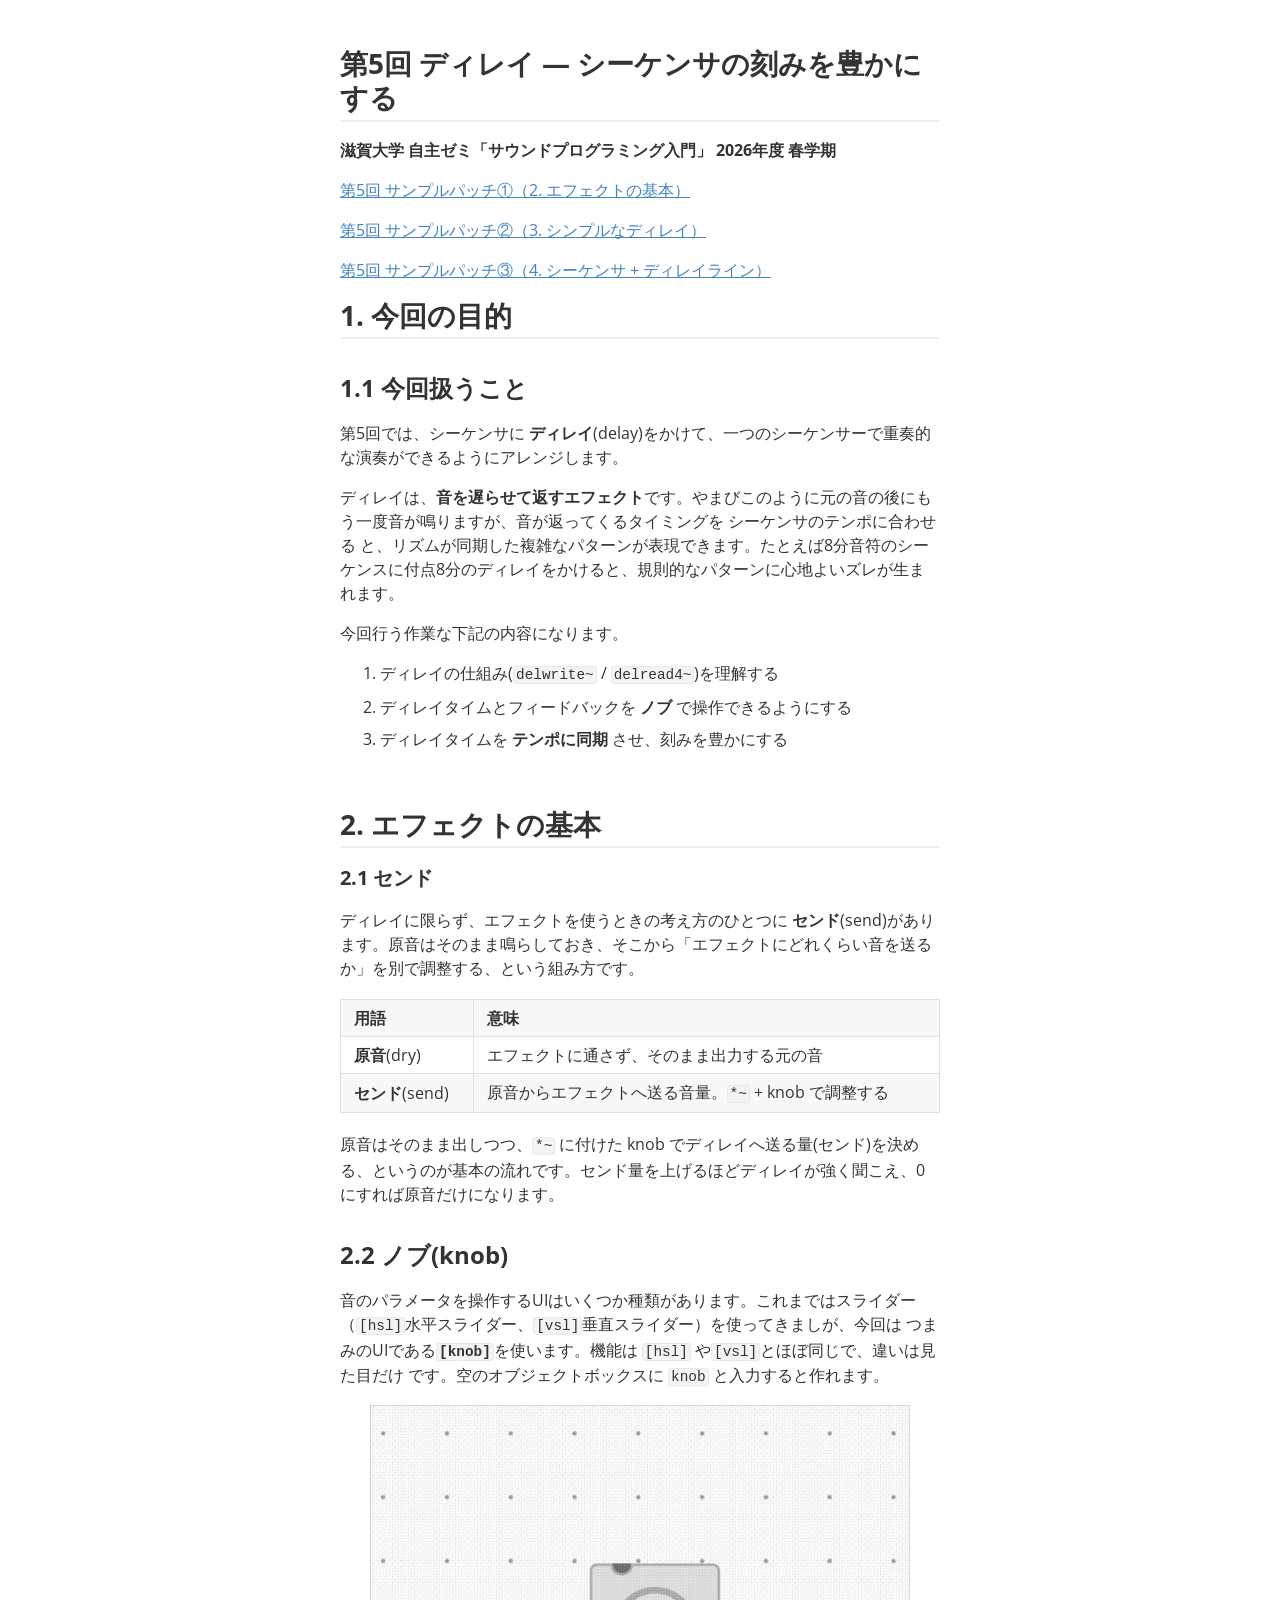
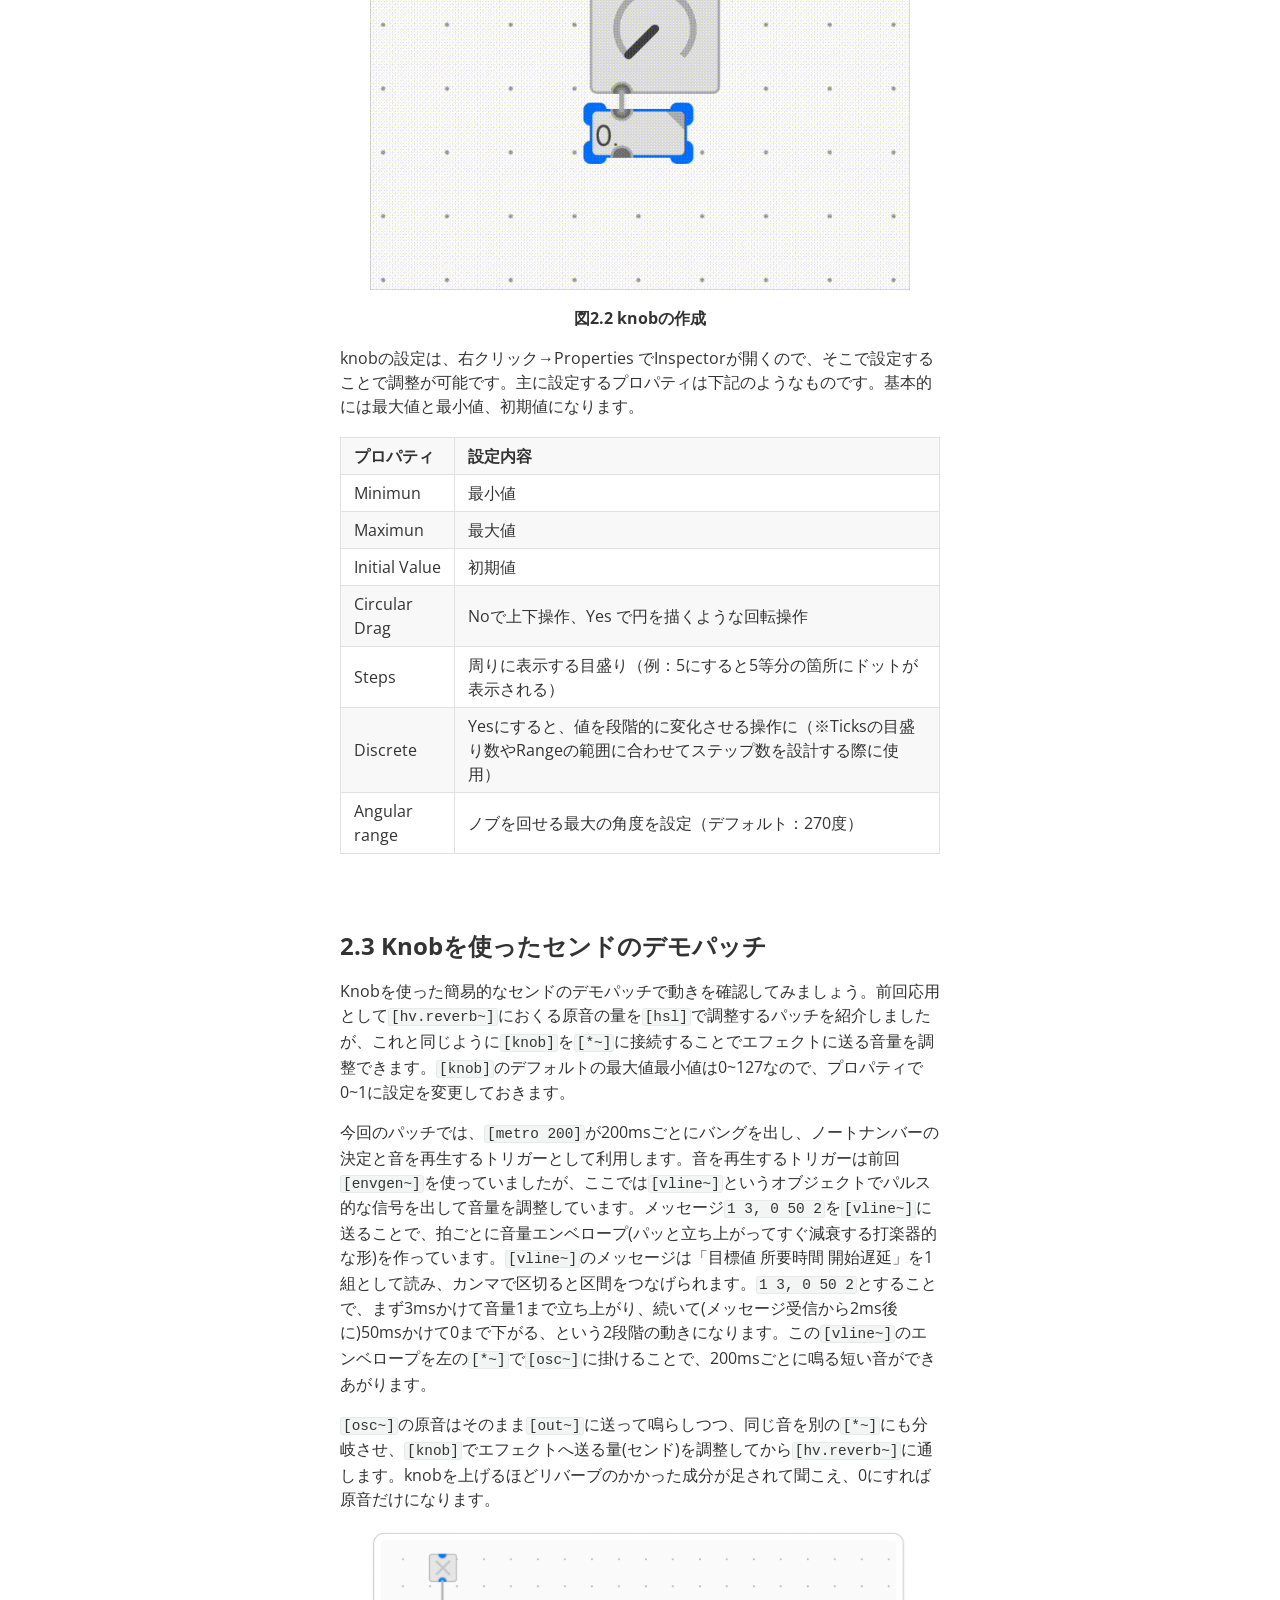
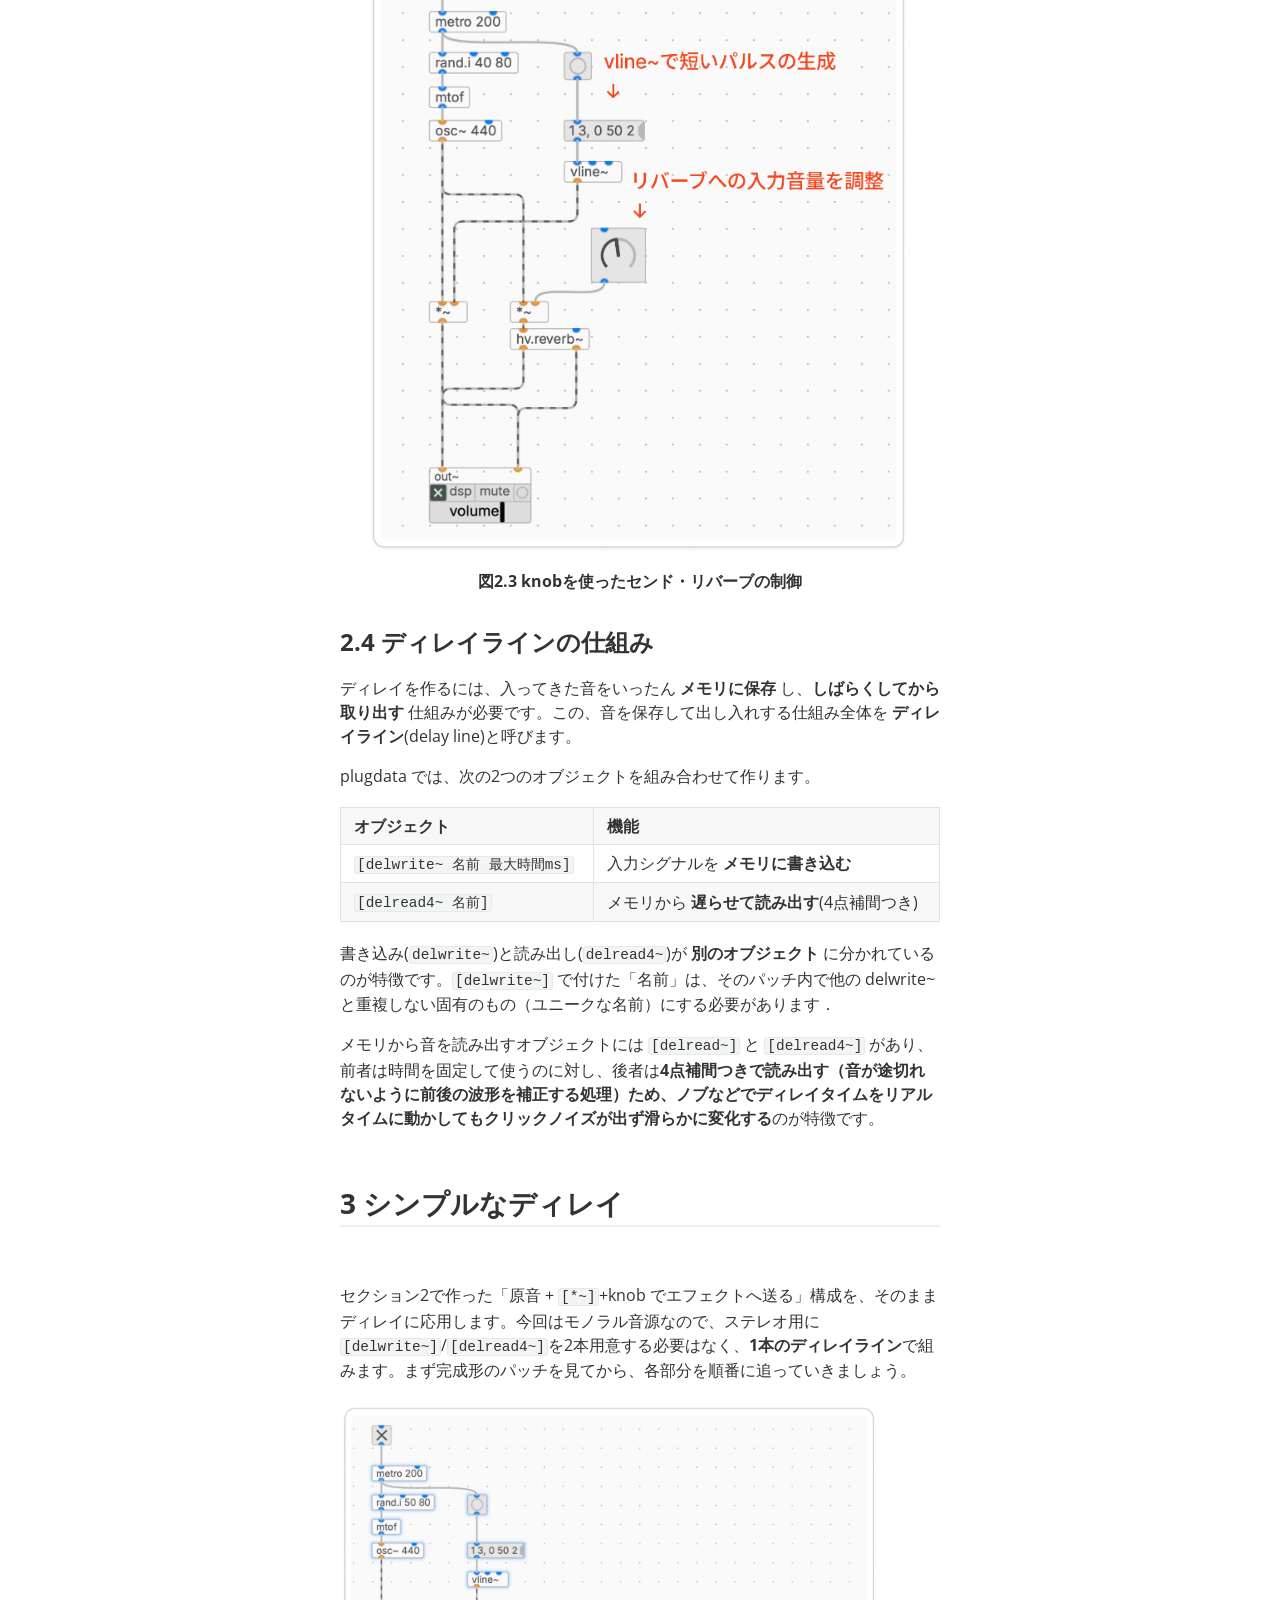
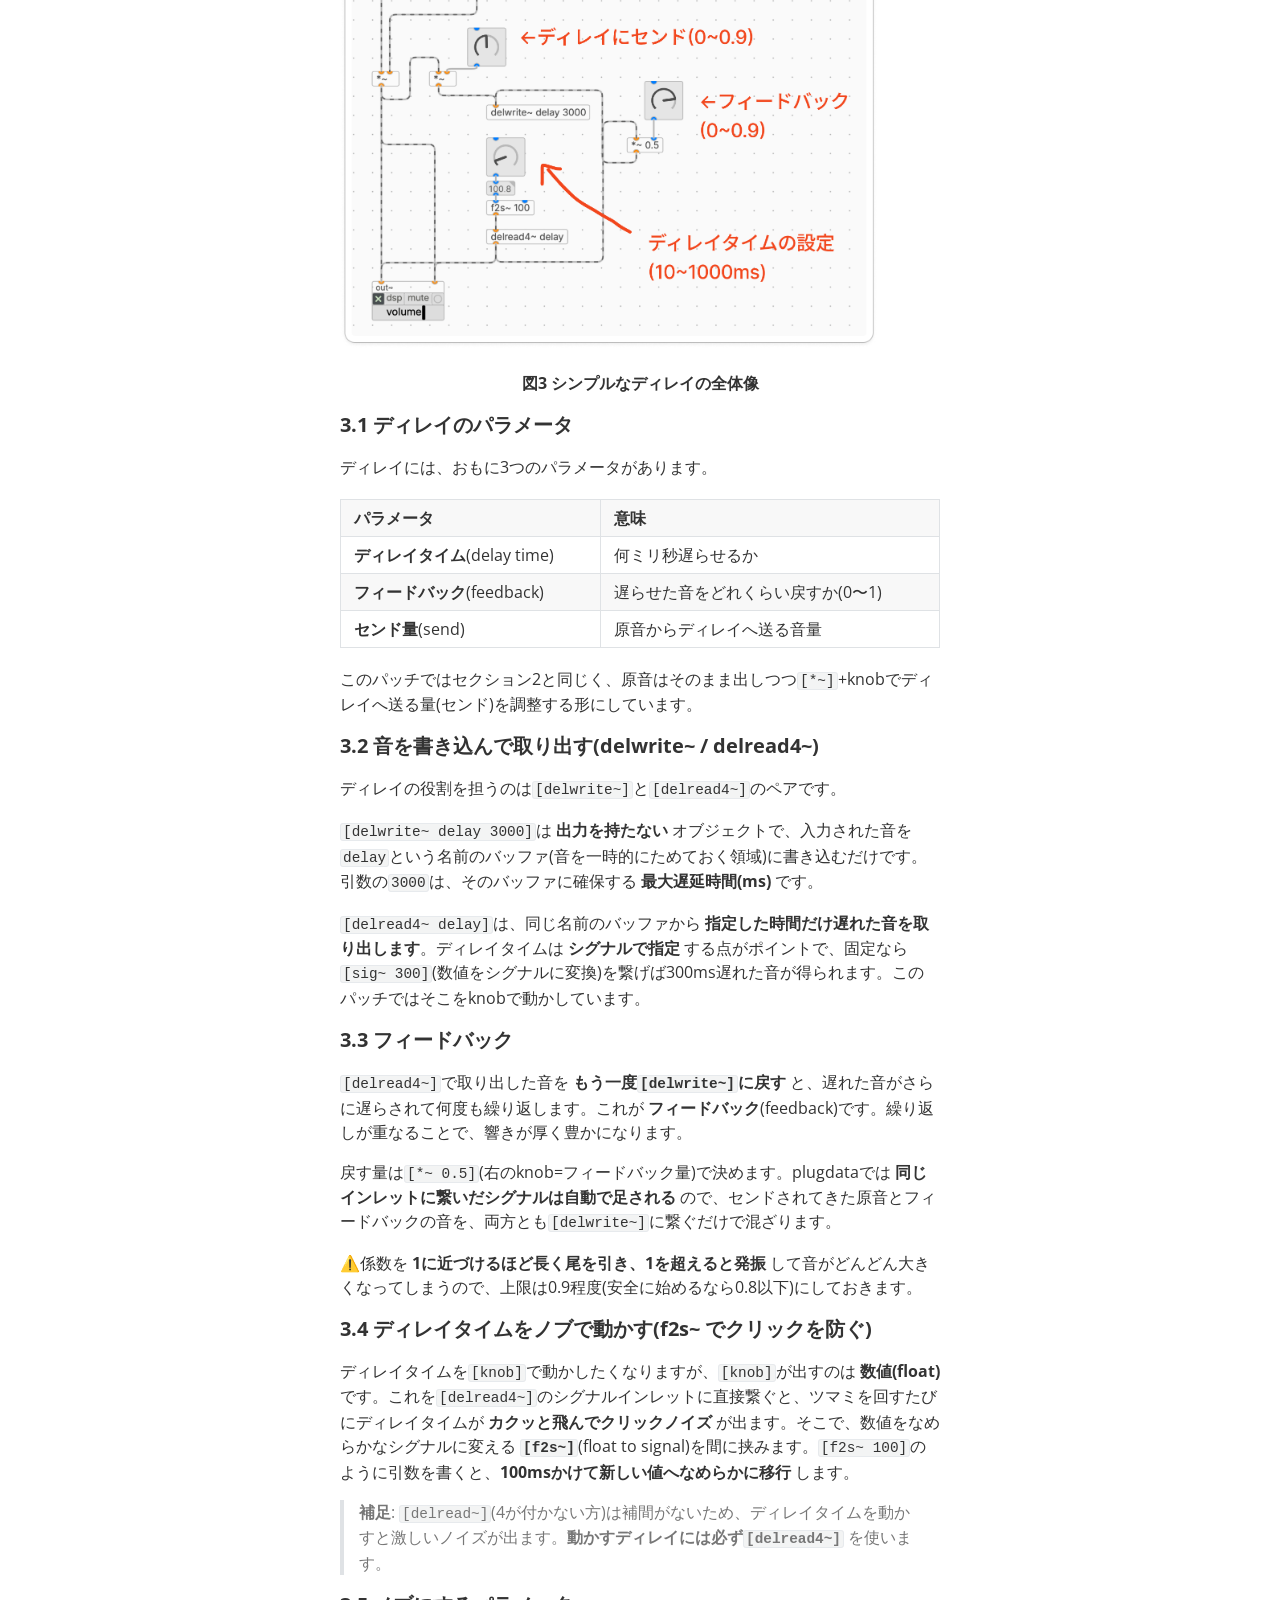
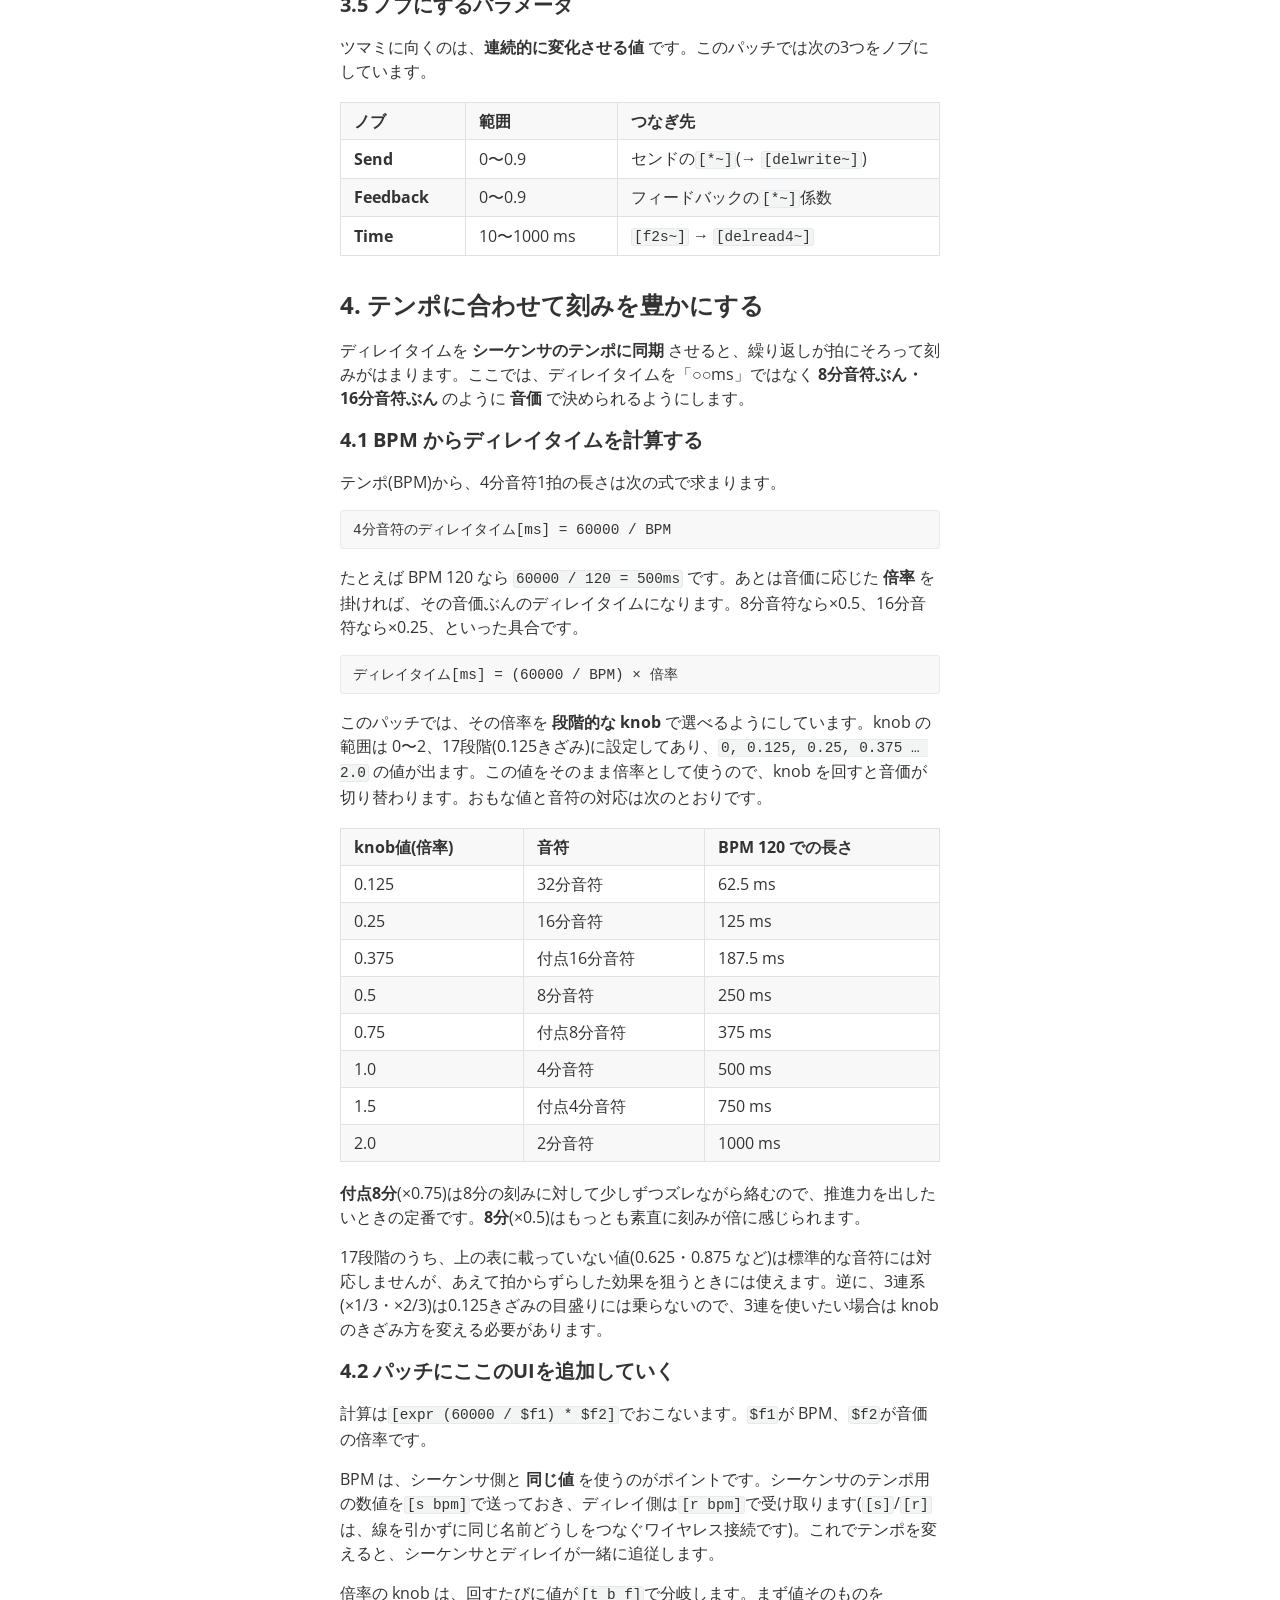
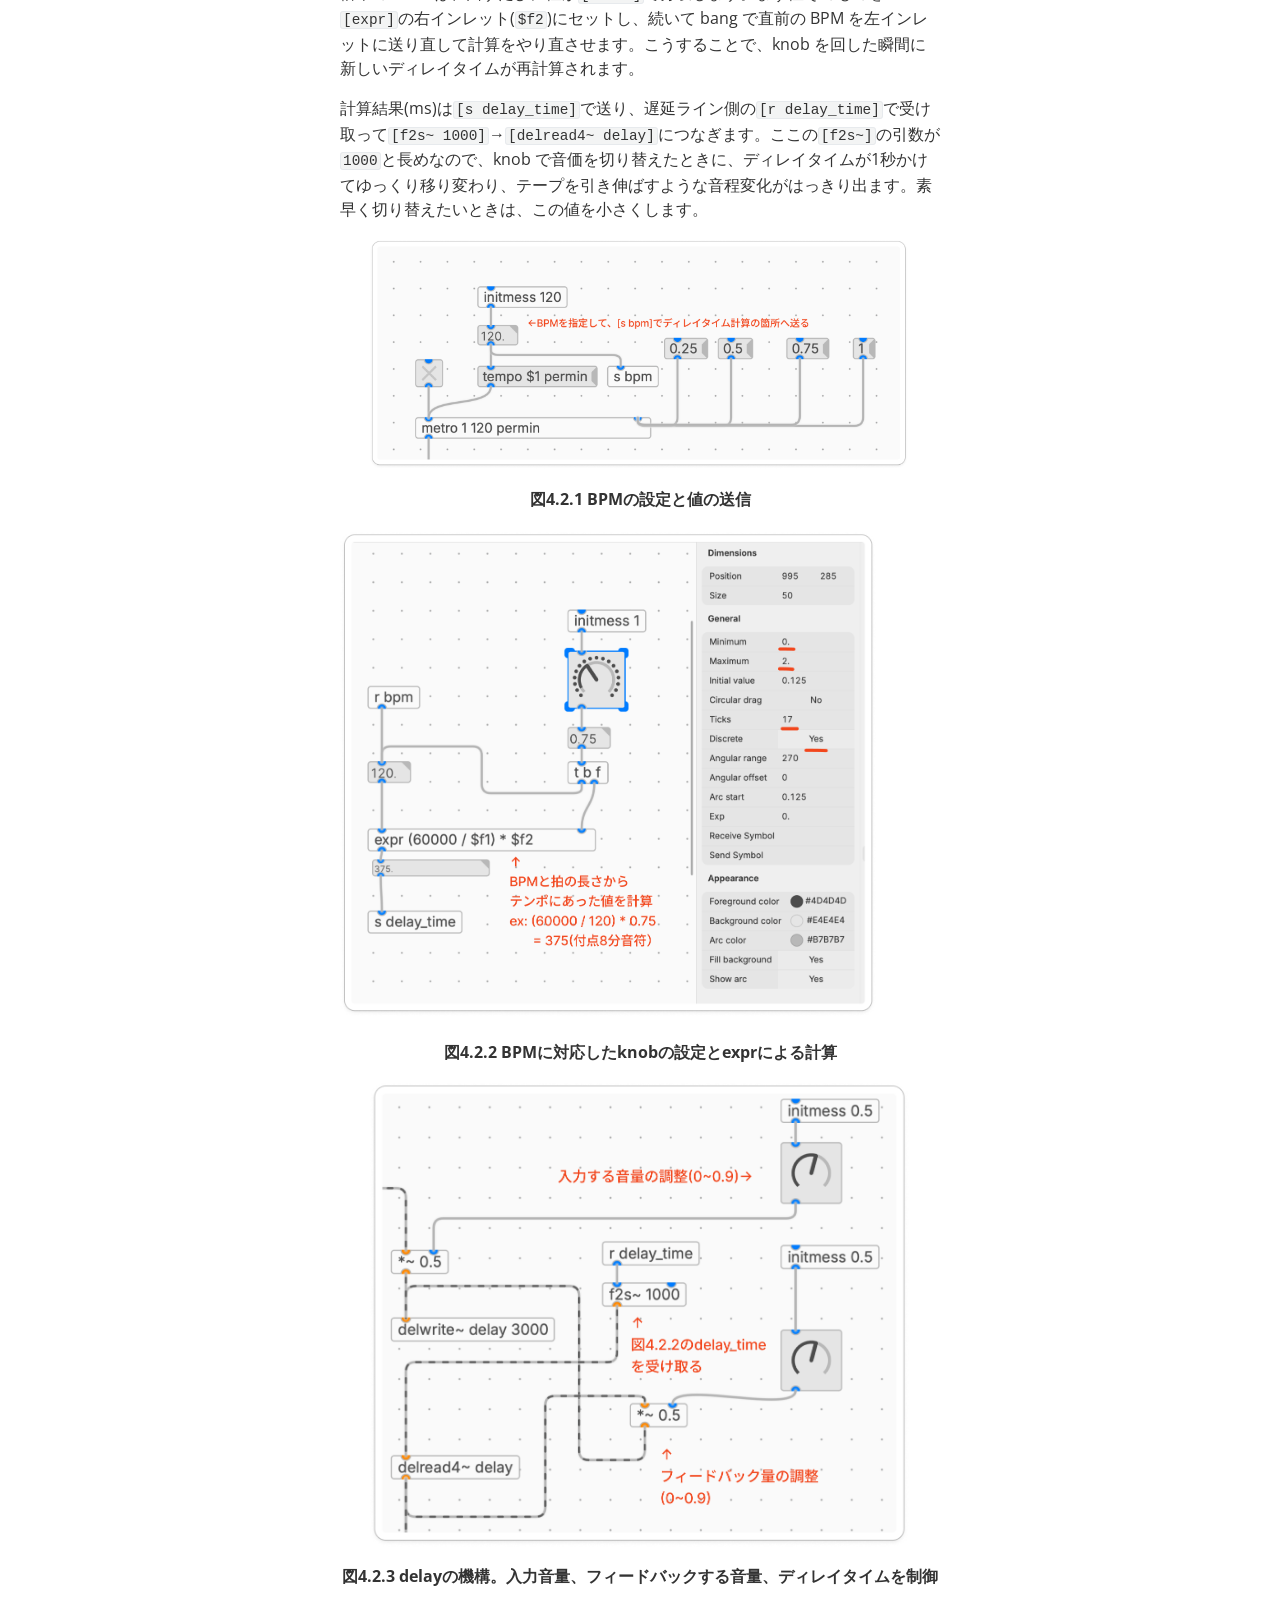
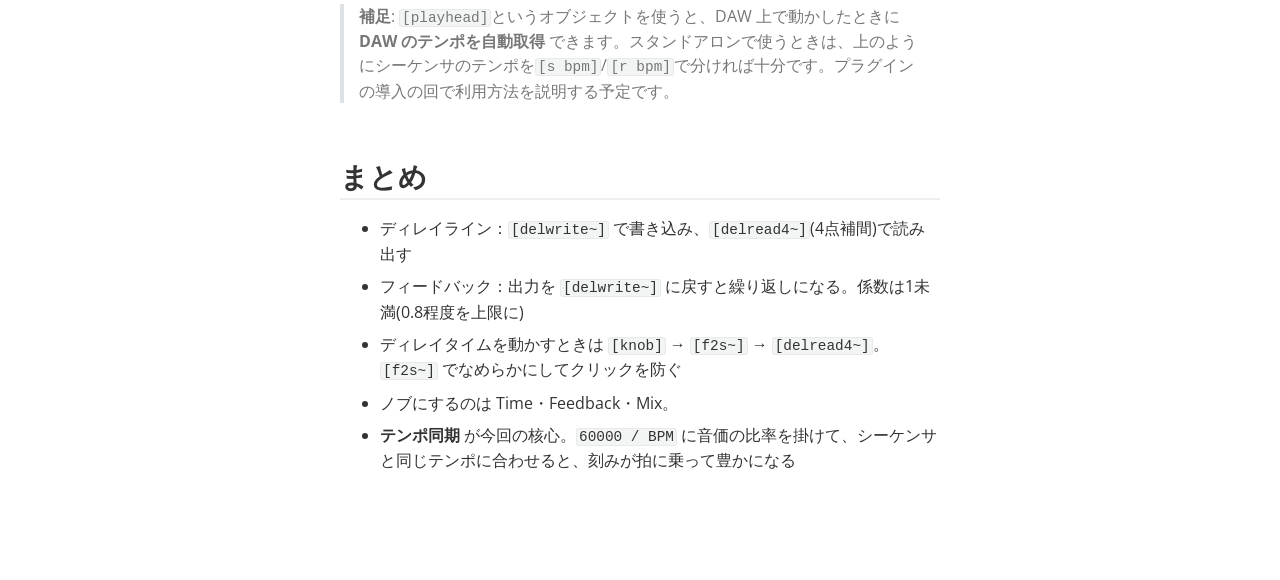
<file: lectures/5_delay_effect/5_delay.html>
<!doctype html>
<html>
<head>
<link rel="icon" href="../../img/pd_study_icon.png" type="image/png">
<meta charset='UTF-8'><meta name='viewport' content='width=device-width initial-scale=1'><style type='text/css'>html {overflow-x: initial !important;}</style>
<style type='text/css'  id="style-base">:root { --bg-color: #ffffff; --text-color: #333333; --select-text-bg-color: #B5D6FC; --select-text-font-color: auto; --monospace: "Lucida Console",Consolas,"Courier",monospace; --title-bar-height: 20px; }
.mac-os-11 { --title-bar-height: 28px; }
html { font-size: 14px; background-color: var(--bg-color); color: var(--text-color); font-family: "Helvetica Neue", Helvetica, Arial, "Segoe UI Emoji", "SF Pro", sans-serif; -webkit-font-smoothing: antialiased; }
h1, h2, h3, h4, h5 { white-space: pre-wrap; }
body { margin: 0px; padding: 0px; height: auto; inset: 0px; font-size: 1rem; line-height: 1.428571; overflow-x: hidden; background: inherit; }
iframe { margin: auto; }
a.url { word-break: break-all; }
a:active, a:hover { outline: 0px; }
.in-text-selection, ::selection { text-shadow: none; background: var(--select-text-bg-color); color: var(--select-text-font-color); }
#write { margin: 0px auto; height: auto; width: inherit; word-break: normal; overflow-wrap: break-word; position: relative; white-space: normal; overflow-x: visible; padding-top: 36px; }
#write.first-line-indent p { text-indent: 2em; }
#write.first-line-indent li p, #write.first-line-indent p *, #write.first-line-indent svg * { text-indent: 0px; }
#write.first-line-indent li { margin-left: 2em; }
.for-image #write { padding-left: 8px; padding-right: 8px; }
body.typora-export { padding-left: 30px; padding-right: 30px; }
.typora-export .footnote-line, .typora-export li, .typora-export p { white-space: pre-wrap; }
.typora-export .task-list-item input { pointer-events: none; }
@media screen and (max-width: 500px) {
  body.typora-export { padding-left: 0px; padding-right: 0px; }
  #write { padding-left: 20px; padding-right: 20px; }
}
#write li > figure:last-child { margin-bottom: 0.5rem; }
#write ol, #write ul { position: relative; }
img { max-width: 100%; vertical-align: middle; image-orientation: from-image; }
img:not([height]) { height: auto; }
button, input, select, textarea { color: inherit; font-style: inherit; font-variant-caps: inherit; font-weight: inherit; font-width: inherit; font-size: inherit; line-height: inherit; font-family: inherit; font-size-adjust: inherit; font-kerning: inherit; font-variant-alternates: inherit; font-variant-ligatures: inherit; font-variant-numeric: inherit; font-variant-east-asian: inherit; font-variant-position: inherit; font-variant-emoji: inherit; font-feature-settings: inherit; font-optical-sizing: inherit; font-variation-settings: inherit; }
input[type="checkbox"], input[type="radio"] { line-height: normal; padding: 0px; }
*, ::after, ::before { box-sizing: border-box; }
#write h1, #write h2, #write h3, #write h4, #write h5, #write h6, #write p, #write pre { width: inherit; position: relative; }
#write svg h1, #write svg h2, #write svg h3, #write svg h4, #write svg h5, #write svg h6, #write svg p { position: static; }
svg sub, svg sup { position: static; }
.nodeLabel p { padding-right: 2px; padding-left: 2px; }
.typora-export .nodeLabel p { padding-right: 0px; padding-left: 0px; }
foreignObject { overflow: visible; }
p { line-height: inherit; }
h1, h2, h3, h4, h5, h6 { break-after: avoid-page; break-inside: avoid; orphans: 4; }
p { orphans: 4; }
li p { orphans: 1; }
h1 { font-size: 2rem; }
h2 { font-size: 1.8rem; }
h3 { font-size: 1.6rem; }
h4 { font-size: 1.4rem; }
h5 { font-size: 1.2rem; }
h6 { font-size: 1rem; }
.md-math-block, .md-rawblock, h1, h2, h3, h4, h5, h6, p { margin-top: 1rem; margin-bottom: 1rem; }
.hidden { display: none; }
.md-blockmeta { color: rgb(204, 204, 204); font-weight: 700; font-style: italic; }
a { cursor: pointer; }
sup.md-footnote { padding: 2px 4px; background-color: rgba(238, 238, 238, 0.7); color: rgb(85, 85, 85); border-radius: 4px; cursor: pointer; }
sup.md-footnote a, sup.md-footnote a:hover { color: inherit; text-transform: inherit; text-decoration: inherit; }
#write input[type="checkbox"] { cursor: pointer; width: inherit; height: inherit; }
figure { overflow-x: auto; margin: 1.2em 0px; max-width: calc(100% + 16px); padding: 0px; }
figure > table { margin: 0px; }
thead, tr { break-inside: avoid; break-after: auto; }
thead { display: table-header-group; }
table { border-collapse: collapse; border-spacing: 0px; width: 100%; overflow: auto; break-inside: auto; text-align: left; }
table.md-table td { min-width: 32px; }
.CodeMirror-gutters { border-right-width: 0px; border-right-style: none; border-right-color: currentcolor; background-color: inherit; }
.CodeMirror-linenumber { -webkit-user-select: none; }
.CodeMirror { text-align: left; }
.CodeMirror-placeholder { opacity: 0.3; }
.CodeMirror pre { padding: 0px 4px; }
.CodeMirror-lines { padding: 0px; }
div.hr:focus { cursor: none; }
#write pre { white-space: pre-wrap; }
#write.fences-no-line-wrapping pre { white-space: pre; }
#write pre.ty-contain-cm { white-space: normal; }
.CodeMirror-gutters { margin-right: 4px; }
.md-fences { font-size: 0.9rem; display: block; break-inside: avoid; text-align: left; overflow: visible; white-space: pre; background: inherit; position: relative !important; }
.md-fences-adv-panel { width: 100%; margin-top: 10px; text-align: center; padding-top: 0px; padding-bottom: 8px; overflow-x: auto; }
#write .md-fences.mock-cm { white-space: pre-wrap; }
.md-fences.md-fences-with-lineno { padding-left: 0px; }
#write.fences-no-line-wrapping .md-fences.mock-cm { white-space: pre; overflow-x: auto; }
.md-fences.mock-cm.md-fences-with-lineno { padding-left: 8px; }
.CodeMirror-line, twitterwidget { break-inside: avoid; }
svg { break-inside: avoid; }
.footnotes { opacity: 0.8; font-size: 0.9rem; margin-top: 1em; margin-bottom: 1em; }
.footnotes + .footnotes { margin-top: 0px; }
.md-reset { margin: 0px; padding: 0px; border: 0px; outline: 0px; vertical-align: top; background: 0px 0px; text-decoration: none; text-shadow: none; float: none; position: static; width: auto; height: auto; white-space: nowrap; cursor: inherit; line-height: normal; font-weight: 400; text-align: left; box-sizing: content-box; direction: ltr; }
li div { padding-top: 0px; }
blockquote { margin: 1rem 0px; }
li .mathjax-block, li p { margin: 0.5rem 0px; }
li blockquote { margin: 1rem 0px; }
li { margin: 0px; position: relative; }
blockquote > :last-child { margin-bottom: 0px; }
blockquote > :first-child, li > :first-child { margin-top: 0px; }
.footnotes-area { color: rgb(136, 136, 136); margin-top: 0.714rem; padding-bottom: 0.143rem; white-space: normal; }
#write .footnote-line { white-space: pre-wrap; }
@media print {
  body, html { border: 1px solid transparent; height: 99%; break-after: avoid; break-before: avoid; font-variant-ligatures: no-common-ligatures; }
  #write { margin-top: 0px; border-color: transparent !important; padding-top: 0px !important; padding-bottom: 0px !important; }
  .typora-export * { print-color-adjust: exact; }
  .typora-export #write { break-after: avoid; }
  .typora-export #write::after { height: 0px; }
  .is-mac table { break-inside: avoid; }
  #write > p:nth-child(1) { margin-top: 0px; }
  .typora-export-show-outline .typora-export-sidebar { display: none; }
  figure { overflow-x: visible; }
}
.footnote-line { margin-top: 0.714em; font-size: 0.7em; }
a img, img a { cursor: pointer; }
pre.md-meta-block { font-size: 0.8rem; min-height: 0.8rem; white-space: pre-wrap; background: rgb(204, 204, 204); display: block; overflow-x: hidden; }
p > .md-image:only-child:not(.md-img-error) img, p > img:only-child { display: block; margin: auto; }
#write.first-line-indent p > .md-image:only-child:not(.md-img-error) img { left: -2em; position: relative; }
p > .md-image:only-child { display: inline-block; width: 100%; }
#write .MathJax_Display { margin: 0.8em 0px 0px; }
.md-math-block { width: 100%; }
.md-math-block:not(:empty)::after { display: none; }
.MathJax_ref { fill: currentcolor; }
[contenteditable="true"]:active, [contenteditable="true"]:focus, [contenteditable="false"]:active, [contenteditable="false"]:focus { outline: 0px; box-shadow: none; }
.md-task-list-item { position: relative; list-style-type: none; }
.task-list-item.md-task-list-item { padding-left: 0px; }
.md-task-list-item > input { position: absolute; top: 0px; left: 0px; margin-left: -1.2em; margin-top: calc(1em - 10px); border: medium; }
.math { font-size: 1rem; }
.md-toc { min-height: 3.58rem; position: relative; font-size: 0.9rem; border-radius: 10px; }
.md-toc-content { position: relative; margin-left: 0px; }
.md-toc-content::after, .md-toc::after { display: none; }
.md-toc-item { display: block; color: rgb(65, 131, 196); }
.md-toc-item a { text-decoration: none; }
.md-toc-inner:hover { text-decoration: underline; }
.md-toc-inner { display: inline-block; cursor: pointer; }
.md-toc-h1 .md-toc-inner { margin-left: 0px; font-weight: 700; }
.md-toc-h2 .md-toc-inner { margin-left: 2em; }
.md-toc-h3 .md-toc-inner { margin-left: 4em; }
.md-toc-h4 .md-toc-inner { margin-left: 6em; }
.md-toc-h5 .md-toc-inner { margin-left: 8em; }
.md-toc-h6 .md-toc-inner { margin-left: 10em; }
@media screen and (max-width: 48em) {
  .md-toc-h3 .md-toc-inner { margin-left: 3.5em; }
  .md-toc-h4 .md-toc-inner { margin-left: 5em; }
  .md-toc-h5 .md-toc-inner { margin-left: 6.5em; }
  .md-toc-h6 .md-toc-inner { margin-left: 8em; }
}
a.md-toc-inner { font-size: inherit; font-style: inherit; font-weight: inherit; line-height: inherit; }
.footnote-line a:not(.reversefootnote) { color: inherit; }
.reversefootnote { font-family: ui-monospace, sans-serif; }
.md-attr { display: none; }
.md-fn-count::after { content: "."; }
code, pre, samp, tt { font-family: var(--monospace); }
kbd { margin: 0px 0.1em; padding: 0.1em 0.6em; font-size: 0.8em; color: rgb(36, 39, 41); background: rgb(255, 255, 255); border: 1px solid rgb(173, 179, 185); border-radius: 3px; box-shadow: rgba(12, 13, 14, 0.2) 0px 1px 0px, rgb(255, 255, 255) 0px 0px 0px 2px inset; white-space: nowrap; vertical-align: middle; }
.md-comment { color: rgb(162, 127, 3); opacity: 0.6; font-family: var(--monospace); }
code { text-align: left; vertical-align: initial; }
a.md-print-anchor { white-space: pre !important; border-width: medium !important; border-style: none !important; border-color: currentcolor !important; display: inline-block !important; position: absolute !important; width: 1px !important; right: 0px !important; outline: 0px !important; background: 0px 0px !important; text-decoration: initial !important; text-shadow: initial !important; }
.os-windows.monocolor-emoji .md-emoji { font-family: "Segoe UI Symbol", sans-serif; }
.md-diagram-panel > svg { max-width: 100%; }
[lang="flow"] svg, [lang="mermaid"] svg { max-width: 100%; height: auto; }
[lang="mermaid"] .node text { font-size: 1rem; }
table tr th { border-bottom-width: 0px; border-bottom-style: none; border-bottom-color: currentcolor; }
video { max-width: 100%; display: block; margin: 0px auto; }
iframe { max-width: 100%; width: 100%; border: medium; }
.highlight td, .highlight tr { border: 0px; }
mark { background: rgb(255, 255, 0); color: rgb(0, 0, 0); }
.md-html-inline .md-plain, .md-html-inline strong, mark .md-inline-math, mark strong { color: inherit; }
.md-expand mark .md-meta { opacity: 0.3 !important; }
mark .md-meta { color: rgb(0, 0, 0); }
@media print {
  .typora-export h1, .typora-export h2, .typora-export h3, .typora-export h4, .typora-export h5, .typora-export h6 { break-inside: avoid; }
}
.md-diagram-panel .messageText { stroke: none !important; }
.md-diagram-panel .start-state { fill: var(--node-fill); }
.md-diagram-panel .edgeLabel rect { opacity: 1 !important; }
.md-fences.md-fences-math { font-size: 1em; }
.md-fences-advanced:not(.md-focus) { padding: 0px; white-space: nowrap; border: 0px; }
.md-fences-advanced:not(.md-focus) { background: inherit; }
.mermaid-svg { margin: auto; }
.typora-export-show-outline .typora-export-content { max-width: 1440px; margin: auto; display: flex; flex-direction: row; }
.typora-export-sidebar { width: 300px; font-size: 0.8rem; margin-top: 80px; margin-right: 18px; }
.typora-export-show-outline #write { --webkit-flex: 2; flex: 2 1 0%; }
.typora-export-sidebar .outline-content { position: fixed; top: 0px; max-height: 100%; overflow: hidden auto; padding-bottom: 30px; padding-top: 60px; width: 300px; }
@media screen and (max-width: 1024px) {
  .typora-export-sidebar, .typora-export-sidebar .outline-content { width: 240px; }
}
@media screen and (max-width: 800px) {
  .typora-export-sidebar { display: none; }
}
.outline-content li, .outline-content ul { margin-left: 0px; margin-right: 0px; padding-left: 0px; padding-right: 0px; list-style: none; overflow-wrap: anywhere; }
.outline-content ul { margin-top: 0px; margin-bottom: 0px; }
.outline-content strong { font-weight: 400; }
.outline-expander { width: 1rem; height: 1.428571rem; position: relative; display: table-cell; vertical-align: middle; cursor: pointer; padding-left: 4px; }
.outline-expander::before { content: ""; position: relative; font-family: Ionicons; display: inline-block; font-size: 8px; vertical-align: middle; }
.outline-item { padding-top: 3px; padding-bottom: 3px; cursor: pointer; }
.outline-expander:hover::before { content: ""; }
.outline-h1 > .outline-item { padding-left: 0px; }
.outline-h2 > .outline-item { padding-left: 1em; }
.outline-h3 > .outline-item { padding-left: 2em; }
.outline-h4 > .outline-item { padding-left: 3em; }
.outline-h5 > .outline-item { padding-left: 4em; }
.outline-h6 > .outline-item { padding-left: 5em; }
.outline-label { cursor: pointer; display: table-cell; vertical-align: middle; text-decoration: none; color: inherit; }
.outline-label:hover { text-decoration: underline; }
.outline-item:hover { border-color: rgb(245, 245, 245); background-color: var(--item-hover-bg-color); }
.outline-item:hover { margin-left: -28px; margin-right: -28px; border-left-width: 28px; border-left-style: solid; border-left-color: transparent; border-right-width: 28px; border-right-style: solid; border-right-color: transparent; }
.outline-item-single .outline-expander::before, .outline-item-single .outline-expander:hover::before { display: none; }
.outline-item-open > .outline-item > .outline-expander::before { content: ""; }
.outline-children { display: none; }
.info-panel-tab-wrapper { display: none; }
.outline-item-open > .outline-children { display: block; }
.typora-export .outline-item { padding-top: 1px; padding-bottom: 1px; }
.typora-export .outline-item:hover { margin-right: -8px; border-right-width: 8px; border-right-style: solid; border-right-color: transparent; }
.typora-export .outline-expander::before { content: "+"; font-family: inherit; top: -1px; }
.typora-export .outline-expander:hover::before, .typora-export .outline-item-open > .outline-item > .outline-expander::before { content: "−"; }
.typora-export-collapse-outline .outline-children { display: none; }
.typora-export-collapse-outline .outline-item-open > .outline-children, .typora-export-no-collapse-outline .outline-children { display: block; }
.typora-export-no-collapse-outline .outline-expander::before { content: "" !important; }
.typora-export-show-outline .outline-item-active > .outline-item .outline-label { font-weight: 700; }
.md-inline-math-container mjx-container { zoom: 0.95; }
mjx-container { break-inside: avoid; }
.md-alert.md-alert-note { border-left-color: rgb(9, 105, 218); }
.md-alert.md-alert-important { border-left-color: rgb(130, 80, 223); }
.md-alert.md-alert-warning { border-left-color: rgb(154, 103, 0); }
.md-alert.md-alert-tip { border-left-color: rgb(31, 136, 61); }
.md-alert.md-alert-caution { border-left-color: rgb(207, 34, 46); }
.md-alert { padding: 0px 1em; margin-bottom: 16px; color: inherit; border-left-width: 0.25em; border-left-style: solid; border-left-color: rgb(0, 0, 0); }
.md-alert-text-note { color: rgb(9, 105, 218); }
.md-alert-text-important { color: rgb(130, 80, 223); }
.md-alert-text-warning { color: rgb(154, 103, 0); }
.md-alert-text-tip { color: rgb(31, 136, 61); }
.md-alert-text-caution { color: rgb(207, 34, 46); }
.md-alert-text { font-size: 0.9rem; font-weight: 700; }
.md-alert-text svg { fill: currentcolor; position: relative; top: 0.125em; margin-right: 1ch; overflow: visible; }
.md-alert-text-container::after { content: attr(data-text); text-transform: capitalize; pointer-events: none; margin-right: 1ch; }

</style>
<style type='text/css'  id="style-codemirror">.CodeMirror { height: auto; }
.CodeMirror.cm-s-inner { background: inherit; }
.CodeMirror-scroll { overflow: auto hidden; z-index: 3; }
.CodeMirror-gutter-filler, .CodeMirror-scrollbar-filler { background-color: rgb(255, 255, 255); }
.CodeMirror-gutters { border-right-width: 1px; border-right-style: solid; border-right-color: rgb(221, 221, 221); background: inherit; white-space: nowrap; }
.CodeMirror-linenumber { padding: 0px 3px 0px 5px; text-align: right; color: rgb(153, 153, 153); }
.cm-s-inner .cm-keyword { color: rgb(119, 0, 136); }
.cm-s-inner .cm-atom, .cm-s-inner.cm-atom { color: rgb(34, 17, 153); }
.cm-s-inner .cm-number { color: rgb(17, 102, 68); }
.cm-s-inner .cm-def { color: rgb(0, 0, 255); }
.cm-s-inner .cm-variable { color: rgb(0, 0, 0); }
.cm-s-inner .cm-variable-2 { color: rgb(0, 85, 170); }
.cm-s-inner .cm-variable-3 { color: rgb(0, 136, 85); }
.cm-s-inner .cm-string { color: rgb(170, 17, 17); }
.cm-s-inner .cm-property { color: rgb(0, 0, 0); }
.cm-s-inner .cm-operator { color: rgb(152, 26, 26); }
.cm-s-inner .cm-comment, .cm-s-inner.cm-comment { color: rgb(170, 85, 0); }
.cm-s-inner .cm-string-2 { color: rgb(255, 85, 0); }
.cm-s-inner .cm-meta { color: rgb(85, 85, 85); }
.cm-s-inner .cm-qualifier { color: rgb(85, 85, 85); }
.cm-s-inner .cm-builtin { color: rgb(51, 0, 170); }
.cm-s-inner .cm-bracket { color: rgb(153, 153, 119); }
.cm-s-inner .cm-tag { color: rgb(17, 119, 0); }
.cm-s-inner .cm-attribute { color: rgb(0, 0, 204); }
.cm-s-inner .cm-header, .cm-s-inner.cm-header { color: rgb(0, 0, 255); }
.cm-s-inner .cm-quote, .cm-s-inner.cm-quote { color: rgb(0, 153, 0); }
.cm-s-inner .cm-hr, .cm-s-inner.cm-hr { color: rgb(153, 153, 153); }
.cm-s-inner .cm-link, .cm-s-inner.cm-link { color: rgb(0, 0, 204); }
.cm-negative { color: rgb(221, 68, 68); }
.cm-positive { color: rgb(34, 153, 34); }
.cm-header, .cm-strong { font-weight: 700; }
.cm-del { text-decoration: line-through; }
.cm-em { font-style: italic; }
.cm-link { text-decoration: underline; }
.cm-error { color: red; }
.cm-invalidchar { color: red; }
.cm-constant { color: rgb(38, 139, 210); }
.cm-defined { color: rgb(181, 137, 0); }
div.CodeMirror span.CodeMirror-matchingbracket { color: rgb(0, 255, 0); }
div.CodeMirror span.CodeMirror-nonmatchingbracket { color: rgb(255, 34, 34); }
.cm-s-inner .CodeMirror-activeline-background { background: inherit; }
.CodeMirror { position: relative; overflow: hidden; }
.CodeMirror-scroll { height: 100%; outline: 0px; position: relative; box-sizing: content-box; background: inherit; }
.CodeMirror-sizer { position: relative; }
.CodeMirror-gutter-filler, .CodeMirror-hscrollbar, .CodeMirror-scrollbar-filler, .CodeMirror-vscrollbar { position: absolute; z-index: 6; display: none; outline: 0px; }
.CodeMirror-vscrollbar { right: 0px; top: 0px; overflow: hidden; }
.CodeMirror-hscrollbar { bottom: 0px; left: 0px; overflow: auto hidden; }
.CodeMirror-scrollbar-filler { right: 0px; bottom: 0px; }
.CodeMirror-gutter-filler { left: 0px; bottom: 0px; }
.CodeMirror-gutters { position: absolute; left: 0px; top: 0px; padding-bottom: 10px; z-index: 3; overflow-y: hidden; }
.CodeMirror-gutter { white-space: normal; height: 100%; box-sizing: content-box; padding-bottom: 30px; margin-bottom: -32px; display: inline-block; }
.CodeMirror-gutter-wrapper { position: absolute; z-index: 4; background: 0px 0px !important; border: medium !important; }
.CodeMirror-gutter-background { position: absolute; top: 0px; bottom: 0px; z-index: 4; }
.CodeMirror-gutter-elt { position: absolute; cursor: default; z-index: 4; }
.CodeMirror-lines { cursor: text; }
.CodeMirror pre { border-radius: 0px; border-width: 0px; background: 0px 0px; font-family: inherit; font-size: inherit; margin: 0px; white-space: pre; overflow-wrap: normal; color: inherit; z-index: 2; position: relative; overflow: visible; }
.CodeMirror-wrap pre { overflow-wrap: break-word; white-space: pre-wrap; word-break: normal; }
.CodeMirror-code pre { border-right-width: 30px; border-right-style: solid; border-right-color: transparent; width: fit-content; }
.CodeMirror-wrap .CodeMirror-code pre { border-right-width: medium; border-right-style: none; border-right-color: currentcolor; width: auto; }
.CodeMirror-linebackground { position: absolute; inset: 0px; z-index: 0; }
.CodeMirror-linewidget { position: relative; z-index: 2; overflow: auto; }
.CodeMirror-wrap .CodeMirror-scroll { overflow-x: hidden; }
.CodeMirror-measure { position: absolute; width: 100%; height: 0px; overflow: hidden; visibility: hidden; }
.CodeMirror-measure pre { position: static; }
.CodeMirror div.CodeMirror-cursor { position: absolute; visibility: hidden; border-right-width: medium; border-right-style: none; border-right-color: currentcolor; width: 0px; }
.CodeMirror div.CodeMirror-cursor { visibility: hidden; }
.CodeMirror-focused div.CodeMirror-cursor { visibility: inherit; }
.cm-searching { background: rgba(255, 255, 0, 0.4); }
span.cm-underlined { text-decoration: underline; }
span.cm-strikethrough { text-decoration: line-through; }
.cm-tw-syntaxerror { color: rgb(255, 255, 255); background-color: rgb(153, 0, 0); }
.cm-tw-deleted { text-decoration: line-through; }
.cm-tw-header5 { font-weight: 700; }
.cm-tw-listitem:first-child { padding-left: 10px; }
.cm-tw-box { border-style: solid; border-right-width: 1px; border-bottom-width: 1px; border-left-width: 1px; border-color: inherit; border-top-width: 0px !important; }
.cm-tw-underline { text-decoration: underline; }
@media print {
  .CodeMirror div.CodeMirror-cursor { visibility: hidden; }
}

</style>
<link rel='stylesheet' href='https://fonts.googleapis.com/css?family=Open+Sans:400italic,700italic,700,400&amp;subset=latin,latin-ext' type='text/css' />
<style type='text/css'  id="style-theme_css">:root {
    --side-bar-bg-color: #fafafa;
    --control-text-color: #777;
}

@include-when-export url(https://fonts.googleapis.com/css?family=Open+Sans:400italic,700italic,700,400&subset=latin,latin-ext);

/* open-sans-regular - latin-ext_latin */
  /* open-sans-italic - latin-ext_latin */
    /* open-sans-700 - latin-ext_latin */
    /* open-sans-700italic - latin-ext_latin */
  html {
    font-size: 16px;
    -webkit-font-smoothing: antialiased;
}

body {
    font-family: "Open Sans","Clear Sans", "Helvetica Neue", Helvetica, Arial, 'Segoe UI Emoji', 'SF Pro', sans-serif;
    color: rgb(51, 51, 51);
    line-height: 1.6;
}

#write {
    max-width: 660px;
  	margin: 0 auto;
  	padding: 30px;
    padding-bottom: 100px;
}

@media only screen and (min-width: 1400px) {
	#write {
		max-width: 1024px;
	}
}

@media only screen and (min-width: 1800px) {
	#write {
		max-width: 1200px;
	}
}

#write > ul:first-child,
#write > ol:first-child{
    margin-top: 30px;
}

a {
    color: #4183C4;
}
h1,
h2,
h3,
h4,
h5,
h6 {
    position: relative;
    margin-top: 1rem;
    margin-bottom: 1rem;
    font-weight: bold;
    line-height: 1.4;
    cursor: text;
}
h1:hover a.anchor,
h2:hover a.anchor,
h3:hover a.anchor,
h4:hover a.anchor,
h5:hover a.anchor,
h6:hover a.anchor {
    text-decoration: none;
}
h1 tt,
h1 code {
    font-size: inherit;
}
h2 tt,
h2 code {
    font-size: inherit;
}
h3 tt,
h3 code {
    font-size: inherit;
}
h4 tt,
h4 code {
    font-size: inherit;
}
h5 tt,
h5 code {
    font-size: inherit;
}
h6 tt,
h6 code {
    font-size: inherit;
}
h1 {
    font-size: 2.25em;
    line-height: 1.2;
    margin-top: 2rem;
    border-bottom: none;
}
h2 {
    font-size: 1.75em;
    line-height: 1.225;
    border-bottom: 2px solid #eee;
    padding-bottom: 5px;
}

/*@media print {
    .typora-export h1,
    .typora-export h2 {
        border-bottom: none;
        padding-bottom: initial;
    }

    .typora-export h1::after,
    .typora-export h2::after {
        content: "";
        display: block;
        height: 100px;
        margin-top: -96px;
        border-top: 1px solid #eee;
    }
}*/

h3 {
    font-size: 1.5em;
    margin-top: 2rem;
    line-height: 1.43;
}
h4 {
    font-size: 1.25em;
}
h5 {
    font-size: 1em;
}
h6 {
   font-size: 1em;
    color: #777;
}
p,
blockquote,
ul,
ol,
dl,
table{
    margin: 1em 0;
    line-height: 1.5;
}
li>ol,
li>ul {
    margin: 0 0;
}
hr {
    height: 2px;
    padding: 0;
    margin: 16px 0;
    background-color: #e7e7e7;
    border: 0 none;
    overflow: hidden;
    box-sizing: content-box;
}

li p.first {
    display: inline-block;
}
ul,
ol {
    padding-left: 30px;
}
ul:first-child,
ol:first-child {
    margin-top: 0;
}
ul:last-child,
ol:last-child {
    margin-bottom: 0;
}
blockquote {
    border-left: 4px solid #dfe2e5;
    padding: 0 15px;
    color: #777777;
}
blockquote blockquote {
    padding-right: 0;
}
table {
    padding: 0;
    word-break: initial;
}
table tr {
    border: 1px solid #dfe2e5;
    margin: 0;
    padding: 0;
}
table tr:nth-child(2n),
thead {
    background-color: #f8f8f8;
}
table th {
    font-weight: bold;
    border: 1px solid #dfe2e5;
    border-bottom: 0;
    margin: 0;
    padding: 6px 13px;
}
table td {
    border: 1px solid #dfe2e5;
    margin: 0;
    padding: 6px 13px;
}
table th:first-child,
table td:first-child {
    margin-top: 0;
}
table th:last-child,
table td:last-child {
    margin-bottom: 0;
}

.CodeMirror-lines {
    padding-left: 4px;
}

.code-tooltip {
    box-shadow: 0 1px 1px 0 rgba(0,28,36,.3);
    border-top: 1px solid #eef2f2;
}

.md-fences,
code,
tt {
    border: 1px solid #e7eaed;
    background-color: #f8f8f8;
    border-radius: 3px;
    padding: 0;
    padding: 2px 4px 0px 4px;
    font-size: 0.9em;
}

code {
    background-color: #f3f4f4;
    padding: 0 2px 0 2px;
}

.md-fences {
    margin-bottom: 15px;
    margin-top: 15px;
    padding-top: 8px;
    padding-bottom: 6px;
}


.md-task-list-item > input {
  margin-left: -1.3em;
}

@media print {
    html {
        font-size: 13px;
    }
    pre {
        page-break-inside: avoid;
        word-wrap: break-word;
    }
}

.md-fences {
	background-color: #f8f8f8;
}
#write pre.md-meta-block {
	padding: 1rem;
    font-size: 85%;
    line-height: 1.45;
    background-color: #f7f7f7;
    border: 0;
    border-radius: 3px;
    color: #777777;
    margin-top: 0 !important;
}

.mathjax-block>.code-tooltip {
	bottom: .375rem;
}

.md-mathjax-midline {
    background: #fafafa;
}

#write>h3.md-focus:before{
	left: -1.5625rem;
	top: .375rem;
}
#write>h4.md-focus:before{
	left: -1.5625rem;
	top: .285714286rem;
}
#write>h5.md-focus:before{
	left: -1.5625rem;
	top: .285714286rem;
}
#write>h6.md-focus:before{
	left: -1.5625rem;
	top: .285714286rem;
}
.md-image>.md-meta {
    /*border: 1px solid #ddd;*/
    border-radius: 3px;
    padding: 2px 0px 0px 4px;
    font-size: 0.9em;
    color: inherit;
}

.md-tag {
    color: #a7a7a7;
    opacity: 1;
}

.md-toc { 
    margin-top:20px;
    padding-bottom:20px;
}

.sidebar-tabs {
    border-bottom: none;
}

#typora-quick-open {
    border: 1px solid #ddd;
    background-color: #f8f8f8;
}

#typora-quick-open-item {
    background-color: #FAFAFA;
    border-color: #FEFEFE #e5e5e5 #e5e5e5 #eee;
    border-style: solid;
    border-width: 1px;
}

/** focus mode */
.on-focus-mode blockquote {
    border-left-color: rgba(85, 85, 85, 0.12);
}

header, .context-menu, .megamenu-content, footer{
    font-family: "Segoe UI", "Arial", sans-serif;
}

.file-node-content:hover .file-node-icon,
.file-node-content:hover .file-node-open-state{
    visibility: visible;
}

.mac-seamless-mode #typora-sidebar {
    background-color: #fafafa;
    background-color: var(--side-bar-bg-color);
}

.mac-os #write{
    caret-color: AccentColor;
}

.md-lang {
    color: #b4654d;
}

/*.html-for-mac {
    --item-hover-bg-color: #E6F0FE;
}*/

#md-notification .btn {
    border: 0;
}

.dropdown-menu .divider {
    border-color: #e5e5e5;
    opacity: 0.4;
}

.ty-preferences .window-content {
    background-color: #fafafa;
}

.ty-preferences .nav-group-item.active {
    color: white;
    background: #999;
}

.menu-item-container a.menu-style-btn {
    background-color: #f5f8fa;
    background-image: linear-gradient( 180deg , hsla(0, 0%, 100%, 0.8), hsla(0, 0%, 100%, 0)); 
}

/* キャプション用のクラス */
#write .caption {
    display: block;        /* ブロック要素として扱う */
    text-align: center;    /* 文字を中央寄せ */
    max-width: 100%;       /* 本文の 650px 制限を無視して横いっぱいに広げる */
    margin: 10px auto 2em; /* 上に10px、左右中央、下に2emの余白 */
    font-size: 0.9em;
    color: #666;
    font-weight: bold;
}</style>
<style type='text/css'  id="style-lp">ol, ul {padding-left: 40px}</style>
<style type='text/css'  id="style-mac-print"> @media print { @page {margin: 0 0 0 0;} body.typora-export {padding-left: 0; padding-right: 0;} #write {padding:0;}}</style>

<title>第5回_ディレイ</title>
</head>
<body class='typora-export'><div class='typora-export-content'>
<div id='write'  class=''><h2 id='第5回-ディレイ--シーケンサの刻みを豊かにする'><span>第5回 ディレイ ― シーケンサの刻みを豊かにする</span></h2><p><strong><span>滋賀大学 自主ゼミ「サウンドプログラミング入門」 2026年度 春学期</span></strong></p><p><a href="https://raw.githubusercontent.com/takanoma1990/plugdata_study/refs/heads/main/lectures/5_delay_effect/patch/1_simple_send_reverb.pd" download="1_simple_send_reverb.pd"><span>第5回 サンプルパッチ①（2. エフェクトの基本）</span></a></p><p><a href="https://raw.githubusercontent.com/takanoma1990/plugdata_study/refs/heads/main/lectures/5_delay_effect/patch/2_simple_delay.pd" download="2_simple_delay.pd"><span>第5回 サンプルパッチ②（3. シンプルなディレイ）</span></a></p><p><a href="https://raw.githubusercontent.com/takanoma1990/plugdata_study/refs/heads/main/lectures/5_delay_effect/patch/3_beat-synchronized-delay.pd" download="3_beat-synchronized-delay.pd"><span>第5回 サンプルパッチ③（4. シーケンサ + ディレイライン）</span></a></p><h2 id='1-今回の目的'><span>1. 今回の目的</span></h2><h3 id='11-今回扱うこと'><span>1.1 今回扱うこと</span></h3><p><span>第5回では、シーケンサに </span><strong><span>ディレイ</span></strong><span>(delay)をかけて、一つのシーケンサーで重奏的な演奏ができるようにアレンジします。</span></p><p><span>ディレイは、</span><strong><span>音を遅らせて返すエフェクト</span></strong><span>です。やまびこのように元の音の後にもう一度音が鳴りますが、音が返ってくるタイミングを シーケンサのテンポに合わせる と、リズムが同期した複雑なパターンが表現できます。たとえば8分音符のシーケンスに付点8分のディレイをかけると、規則的なパターンに心地よいズレが生まれます。</span></p><p><span>今回行う作業な下記の内容になります。</span></p><ol start='' ><li><p><span>ディレイの仕組み(</span><code>delwrite~</code><span> / </span><code>delread4~</code><span>)を理解する</span></p></li><li><p><span>ディレイタイムとフィードバックを </span><strong><span>ノブ</span></strong><span> で操作できるようにする</span></p></li><li><p><span>ディレイタイムを </span><strong><span>テンポに同期</span></strong><span> させ、刻みを豊かにする</span></p></li></ol><p>&nbsp;</p><h2 id='2-エフェクトの基本'><span>2. エフェクトの基本</span></h2><h4 id='21-センド'><span>2.1 センド</span></h4><p><span>ディレイに限らず、エフェクトを使うときの考え方のひとつに </span><strong><span>センド</span></strong><span>(send)があります。原音はそのまま鳴らしておき、そこから「エフェクトにどれくらい音を送るか」を別で調整する、という組み方です。</span></p><figure class='table-figure'><table><thead><tr><th><span>用語</span></th><th><span>意味</span></th></tr></thead><tbody><tr><td><strong><span>原音</span></strong><span>(dry)</span></td><td><span>エフェクトに通さず、そのまま出力する元の音</span></td></tr><tr><td><strong><span>センド</span></strong><span>(send)</span></td><td><span>原音からエフェクトへ送る音量。</span><code>*~</code><span> + knob で調整する</span></td></tr></tbody></table></figure><p><span>原音はそのまま出しつつ、</span><code>*~</code><span> に付けた knob でディレイへ送る量(センド)を決める、というのが基本の流れです。センド量を上げるほどディレイが強く聞こえ、0 にすれば原音だけになります。</span></p><h3 id='22-ノブknob'><span>2.2 ノブ(knob)</span></h3><p><span>音のパラメータを操作するUIはいくつか種類があります。これまではスライダー（</span><code>[hsl]</code><span>水平スライダー、</span><code>[vsl]</code><span>垂直スライダー）を使ってきましが、今回は つまみのUIである</span><strong><code>[knob]</code></strong><span>を使います。機能は </span><code>[hsl]</code><span> や</span><code>[vsl]</code><span>とほぼ同じで、違いは見た目だけ です。空のオブジェクトボックスに </span><code>knob</code><span> と入力すると作れます。</span></p><p><img src="./img/2_2_knobの操作.gif" alt="knobの作成と操作" style="width:90%;" /></p><p style="text-align: center; font-weight: bold;">図2.2 knobの作成</p><p><span>knobの設定は、右クリック→Properties でInspectorが開くので、そこで設定することで調整が可能です。主に設定するプロパティは下記のようなものです。基本的には最大値と最小値、初期値になります。</span></p><figure class='table-figure'><table><thead><tr><th><span>プロパティ</span></th><th><span>設定内容</span></th></tr></thead><tbody><tr><td><span>Minimun</span></td><td><span>最小値</span></td></tr><tr><td><span>Maximun</span></td><td><span>最大値</span></td></tr><tr><td><span>Initial Value</span></td><td><span>初期値</span></td></tr><tr><td><span>Circular Drag</span></td><td><span>Noで上下操作、Yes で円を描くような回転操作</span></td></tr><tr><td><span>Steps</span></td><td><span>周りに表示する目盛り（例：5にすると5等分の箇所にドットが表示される）</span></td></tr><tr><td><span>Discrete</span></td><td><span>Yesにすると、値を段階的に変化させる操作に（※Ticksの目盛り数やRangeの範囲に合わせてステップ数を設計する際に使用）</span></td></tr><tr><td><span>Angular range</span></td><td><span>ノブを回せる最大の角度を設定（デフォルト：270度）</span></td></tr></tbody></table></figure><p>&nbsp;</p><h3 id='23-knobを使ったセンドのデモパッチ'><span>2.3 Knobを使ったセンドのデモパッチ</span></h3><p><span>Knobを使った簡易的なセンドのデモパッチで動きを確認してみましょう。前回応用として</span><code>[hv.reverb~]</code><span>におくる原音の量を</span><code>[hsl]</code><span>で調整するパッチを紹介しましたが、これと同じように</span><code>[knob]</code><span>を</span><code>[*~]</code><span>に接続することでエフェクトに送る音量を調整できます。</span><code>[knob]</code><span>のデフォルトの最大値最小値は0~127なので、プロパティで0~1に設定を変更しておきます。</span></p><p><span>今回のパッチでは、</span><code>[metro 200]</code><span>が200msごとにバングを出し、ノートナンバーの決定と音を再生するトリガーとして利用します。音を再生するトリガーは前回</span><code>[envgen~]</code><span>を使っていましたが、ここでは</span><code>[vline~]</code><span>というオブジェクトでパルス的な信号を出して音量を調整しています。メッセージ</span><code>1 3, 0 50 2</code><span>を</span><code>[vline~]</code><span>に送ることで、拍ごとに音量エンベロープ(パッと立ち上がってすぐ減衰する打楽器的な形)を作っています。</span><code>[vline~]</code><span>のメッセージは「目標値 所要時間 開始遅延」を1組として読み、カンマで区切ると区間をつなげられます。</span><code>1 3, 0 50 2</code><span>とすることで、まず3msかけて音量1まで立ち上がり、続いて(メッセージ受信から2ms後に)50msかけて0まで下がる、という2段階の動きになります。この</span><code>[vline~]</code><span>のエンベロープを左の</span><code>[*~]</code><span>で</span><code>[osc~]</code><span>に掛けることで、200msごとに鳴る短い音ができあがります。</span></p><p><code>[osc~]</code><span>の原音はそのまま</span><code>[out~]</code><span>に送って鳴らしつつ、同じ音を別の</span><code>[*~]</code><span>にも分岐させ、</span><code>[knob]</code><span>でエフェクトへ送る量(センド)を調整してから</span><code>[hv.reverb~]</code><span>に通します。knobを上げるほどリバーブのかかった成分が足されて聞こえ、0にすれば原音だけになります。</span></p><p><img src="./img/2_3_センドの簡易パッチ.png" alt="knobの作成と操作" style="width:90%;" /></p><p style="text-align: center; font-weight: bold;">図2.3 knobを使ったセンド・リバーブの制御</p><h3 id='24-ディレイラインの仕組み'><span>2.4 ディレイラインの仕組み</span></h3><p><span>ディレイを作るには、入ってきた音をいったん </span><strong><span>メモリに保存</span></strong><span> し、</span><strong><span>しばらくしてから取り出す</span></strong><span> 仕組みが必要です。この、音を保存して出し入れする仕組み全体を </span><strong><span>ディレイライン</span></strong><span>(delay line)と呼びます。</span></p><p><span>plugdata では、次の2つのオブジェクトを組み合わせて作ります。</span></p><figure class='table-figure'><table><thead><tr><th><span>オブジェクト</span></th><th><span>機能</span></th></tr></thead><tbody><tr><td><code>[delwrite~ 名前 最大時間ms]</code></td><td><span>入力シグナルを </span><strong><span>メモリに書き込む</span></strong></td></tr><tr><td><code>[delread4~ 名前]</code></td><td><span>メモリから </span><strong><span>遅らせて読み出す</span></strong><span>(4点補間つき)</span></td></tr></tbody></table></figure><p><span>書き込み(</span><code>delwrite~</code><span>)と読み出し(</span><code>delread4~</code><span>)が </span><strong><span>別のオブジェクト</span></strong><span> に分かれているのが特徴です。</span><code>[delwrite~]</code><span> で付けた「名前」は、そのパッチ内で他の delwrite~ と重複しない固有のもの（ユニークな名前）にする必要があります．</span></p><p><span>メモリから音を読み出すオブジェクトには </span><code>[delread~]</code><span> と </span><code>[delread4~]</code><span> があり、前者は時間を固定して使うのに対し、後者は</span><strong><span>4点補間つきで読み出す（音が途切れないように前後の波形を補正する処理）ため、ノブなどでディレイタイムをリアルタイムに動かしてもクリックノイズが出ず滑らかに変化する</span></strong><span>のが特徴です。</span></p><p>&nbsp;</p><h2 id='3-シンプルなディレイ'><span>3 シンプルなディレイ</span></h2><p>&nbsp;</p><p><span>セクション2で作った「原音 + </span><code>[*~]</code><span>+knob でエフェクトへ送る」構成を、そのままディレイに応用します。今回はモノラル音源なので、ステレオ用に</span><code>[delwrite~]</code><span>/</span><code>[delread4~]</code><span>を2本用意する必要はなく、</span><strong><span>1本のディレイライン</span></strong><span>で組みます。まず完成形のパッチを見てから、各部分を順番に追っていきましょう。</span></p><p><img src="./img/3_簡易的なディレイ.png" alt="簡易的なディレイ" style="width:90%;" /><span> </span></p><p style="text-align: center; font-weight: bold;">図3 シンプルなディレイの全体像</p><h4 id='31-ディレイのパラメータ'><span>3.1 ディレイのパラメータ</span></h4><p><span>ディレイには、おもに3つのパラメータがあります。</span></p><figure class='table-figure'><table><thead><tr><th><span>パラメータ</span></th><th><span>意味</span></th></tr></thead><tbody><tr><td><strong><span>ディレイタイム</span></strong><span>(delay time)</span></td><td><span>何ミリ秒遅らせるか</span></td></tr><tr><td><strong><span>フィードバック</span></strong><span>(feedback)</span></td><td><span>遅らせた音をどれくらい戻すか(0〜1)</span></td></tr><tr><td><strong><span>センド量</span></strong><span>(send)</span></td><td><span>原音からディレイへ送る音量</span></td></tr></tbody></table></figure><p><span>このパッチではセクション2と同じく、原音はそのまま出しつつ</span><code>[*~]</code><span>+knobでディレイへ送る量(センド)を調整する形にしています。</span></p><h4 id='32-音を書き込んで取り出すdelwrite~--delread4~'><span>3.2 音を書き込んで取り出す(delwrite~ / delread4~)</span></h4><p><span>ディレイの役割を担うのは</span><code>[delwrite~]</code><span>と</span><code>[delread4~]</code><span>のペアです。</span></p><p><code>[delwrite~ delay 3000]</code><span>は </span><strong><span>出力を持たない</span></strong><span> オブジェクトで、入力された音を</span><code>delay</code><span>という名前のバッファ(音を一時的にためておく領域)に書き込むだけです。引数の</span><code>3000</code><span>は、そのバッファに確保する </span><strong><span>最大遅延時間(ms)</span></strong><span> です。</span></p><p><code>[delread4~ delay]</code><span>は、同じ名前のバッファから </span><strong><span>指定した時間だけ遅れた音を取り出します</span></strong><span>。ディレイタイムは </span><strong><span>シグナルで指定</span></strong><span> する点がポイントで、固定なら</span><code>[sig~ 300]</code><span>(数値をシグナルに変換)を繋げば300ms遅れた音が得られます。このパッチではそこをknobで動かしています。</span></p><h4 id='33-フィードバック'><span>3.3 フィードバック</span></h4><p><code>[delread4~]</code><span>で取り出した音を </span><strong><span>もう一度</span><code>[delwrite~]</code><span>に戻す</span></strong><span> と、遅れた音がさらに遅らされて何度も繰り返します。これが </span><strong><span>フィードバック</span></strong><span>(feedback)です。繰り返しが重なることで、響きが厚く豊かになります。</span></p><p><span>戻す量は</span><code>[*~ 0.5]</code><span>(右のknob=フィードバック量)で決めます。plugdataでは </span><strong><span>同じインレットに繋いだシグナルは自動で足される</span></strong><span> ので、センドされてきた原音とフィードバックの音を、両方とも</span><code>[delwrite~]</code><span>に繋ぐだけで混ざります。</span></p><p><span>⚠️係数を </span><strong><span>1に近づけるほど長く尾を引き、1を超えると発振</span></strong><span> して音がどんどん大きくなってしまうので、上限は0.9程度(安全に始めるなら0.8以下)にしておきます。</span></p><h4 id='34-ディレイタイムをノブで動かすf2s~-でクリックを防ぐ'><span>3.4 ディレイタイムをノブで動かす(f2s~ でクリックを防ぐ)</span></h4><p><span>ディレイタイムを</span><code>[knob]</code><span>で動かしたくなりますが、</span><code>[knob]</code><span>が出すのは </span><strong><span>数値(float)</span></strong><span> です。これを</span><code>[delread4~]</code><span>のシグナルインレットに直接繋ぐと、ツマミを回すたびにディレイタイムが </span><strong><span>カクッと飛んでクリックノイズ</span></strong><span> が出ます。そこで、数値をなめらかなシグナルに変える </span><strong><code>[f2s~]</code></strong><span>(float to signal)を間に挟みます。</span><code>[f2s~ 100]</code><span>のように引数を書くと、</span><strong><span>100msかけて新しい値へなめらかに移行</span></strong><span> します。</span></p><blockquote><p><strong><span>補足</span></strong><span>: </span><code>[delread~]</code><span>(4が付かない方)は補間がないため、ディレイタイムを動かすと激しいノイズが出ます。</span><strong><span>動かすディレイには必ず</span><code>[delread4~]</code></strong><span> を使います。</span></p></blockquote><h4 id='35-ノブにするパラメータ'><span>3.5 ノブにするパラメータ</span></h4><p><span>ツマミに向くのは、</span><strong><span>連続的に変化させる値</span></strong><span> です。このパッチでは次の3つをノブにしています。</span></p><figure class='table-figure'><table><thead><tr><th><span>ノブ</span></th><th><span>範囲</span></th><th><span>つなぎ先</span></th></tr></thead><tbody><tr><td><strong><span>Send</span></strong></td><td><span>0〜0.9</span></td><td><span>センドの</span><code>[*~]</code><span>(→ </span><code>[delwrite~]</code><span>)</span></td></tr><tr><td><strong><span>Feedback</span></strong></td><td><span>0〜0.9</span></td><td><span>フィードバックの</span><code>[*~]</code><span>係数</span></td></tr><tr><td><strong><span>Time</span></strong></td><td><span>10〜1000 ms</span></td><td><code>[f2s~]</code><span> → </span><code>[delread4~]</code></td></tr></tbody></table></figure><h3 id='4-テンポに合わせて刻みを豊かにする'><span>4. テンポに合わせて刻みを豊かにする</span></h3><p><span>ディレイタイムを </span><strong><span>シーケンサのテンポに同期</span></strong><span> させると、繰り返しが拍にそろって刻みがはまります。ここでは、ディレイタイムを「○○ms」ではなく </span><strong><span>8分音符ぶん・16分音符ぶん</span></strong><span> のように </span><strong><span>音価</span></strong><span> で決められるようにします。</span></p><h4 id='41-bpm-からディレイタイムを計算する'><span>4.1 BPM からディレイタイムを計算する</span></h4><p><span>テンポ(BPM)から、4分音符1拍の長さは次の式で求まります。</span></p><pre class="md-fences md-end-block ty-contain-cm modeLoaded" spellcheck="false" lang=""><div class="CodeMirror cm-s-inner cm-s-null-scroll CodeMirror-wrap" lang=""><div style="overflow: hidden; position: relative; width: 3px; height: 0px; top: 9.363636px; left: 7.627842px;"><textarea autocorrect="off" autocapitalize="off" spellcheck="false" tabindex="0" style="position: absolute; bottom: -1em; padding: 0px; width: 1000px; height: 1em; outline: currentcolor;"></textarea></div><div class="CodeMirror-scrollbar-filler" cm-not-content="true"></div><div class="CodeMirror-gutter-filler" cm-not-content="true"></div><div class="CodeMirror-scroll" tabindex="-1"><div class="CodeMirror-sizer" style="margin-left: 0px; margin-bottom: 0px; border-right-width: 0px; padding-right: 0px; padding-bottom: 0px;"><div style="position: relative; top: 0px;"><div class="CodeMirror-lines" role="presentation"><div role="presentation" style="position: relative; outline: currentcolor;"><div class="CodeMirror-measure"></div><div class="CodeMirror-measure"></div><div style="position: relative; z-index: 1;"></div><div class="CodeMirror-code" role="presentation"><div class="CodeMirror-activeline" style="position: relative;"><div class="CodeMirror-activeline-background CodeMirror-linebackground"></div><div class="CodeMirror-gutter-background CodeMirror-activeline-gutter" style="left: 0px; width: 0px;"></div><pre class=" CodeMirror-line " role="presentation"><span role="presentation" style="padding-right: 0.1px;">4分音符のディレイタイム[ms] = 60000 / BPM</span></pre></div></div></div></div></div></div><div style="position: absolute; height: 0px; width: 1px; border-bottom-width: 0px; border-bottom-style: solid; border-bottom-color: transparent; top: 23px;"></div><div class="CodeMirror-gutters" style="display: none; height: 23px;"></div></div></div></pre><p><span>たとえば BPM 120 なら </span><code>60000 / 120 = 500ms</code><span> です。あとは音価に応じた </span><strong><span>倍率</span></strong><span> を掛ければ、その音価ぶんのディレイタイムになります。8分音符なら×0.5、16分音符なら×0.25、といった具合です。</span></p><pre class="md-fences md-end-block ty-contain-cm modeLoaded" spellcheck="false" lang=""><div class="CodeMirror cm-s-inner cm-s-null-scroll CodeMirror-wrap" lang=""><div style="overflow: hidden; position: relative; width: 3px; height: 0px; top: 9.363636px; left: 7.627842px;"><textarea autocorrect="off" autocapitalize="off" spellcheck="false" tabindex="0" style="position: absolute; bottom: -1em; padding: 0px; width: 1000px; height: 1em; outline: currentcolor;"></textarea></div><div class="CodeMirror-scrollbar-filler" cm-not-content="true"></div><div class="CodeMirror-gutter-filler" cm-not-content="true"></div><div class="CodeMirror-scroll" tabindex="-1"><div class="CodeMirror-sizer" style="margin-left: 0px; margin-bottom: 0px; border-right-width: 0px; padding-right: 0px; padding-bottom: 0px;"><div style="position: relative; top: 0px;"><div class="CodeMirror-lines" role="presentation"><div role="presentation" style="position: relative; outline: currentcolor;"><div class="CodeMirror-measure"></div><div class="CodeMirror-measure"></div><div style="position: relative; z-index: 1;"></div><div class="CodeMirror-code" role="presentation"><div class="CodeMirror-activeline" style="position: relative;"><div class="CodeMirror-activeline-background CodeMirror-linebackground"></div><div class="CodeMirror-gutter-background CodeMirror-activeline-gutter" style="left: 0px; width: 0px;"></div><pre class=" CodeMirror-line " role="presentation"><span role="presentation" style="padding-right: 0.1px;">ディレイタイム[ms] = (60000 / BPM) × 倍率</span></pre></div></div></div></div></div></div><div style="position: absolute; height: 0px; width: 1px; border-bottom-width: 0px; border-bottom-style: solid; border-bottom-color: transparent; top: 23px;"></div><div class="CodeMirror-gutters" style="display: none; height: 23px;"></div></div></div></pre><p><span>このパッチでは、その倍率を </span><strong><span>段階的な knob</span></strong><span> で選べるようにしています。knob の範囲は 0〜2、17段階(0.125きざみ)に設定してあり、</span><code>0, 0.125, 0.25, 0.375 … 2.0</code><span> の値が出ます。この値をそのまま倍率として使うので、knob を回すと音価が切り替わります。おもな値と音符の対応は次のとおりです。</span></p><figure class='table-figure'><table><thead><tr><th><span>knob値(倍率)</span></th><th><span>音符</span></th><th><span>BPM 120 での長さ</span></th></tr></thead><tbody><tr><td><span>0.125</span></td><td><span>32分音符</span></td><td><span>62.5 ms</span></td></tr><tr><td><span>0.25</span></td><td><span>16分音符</span></td><td><span>125 ms</span></td></tr><tr><td><span>0.375</span></td><td><span>付点16分音符</span></td><td><span>187.5 ms</span></td></tr><tr><td><span>0.5</span></td><td><span>8分音符</span></td><td><span>250 ms</span></td></tr><tr><td><span>0.75</span></td><td><span>付点8分音符</span></td><td><span>375 ms</span></td></tr><tr><td><span>1.0</span></td><td><span>4分音符</span></td><td><span>500 ms</span></td></tr><tr><td><span>1.5</span></td><td><span>付点4分音符</span></td><td><span>750 ms</span></td></tr><tr><td><span>2.0</span></td><td><span>2分音符</span></td><td><span>1000 ms</span></td></tr></tbody></table></figure><p><strong><span>付点8分</span></strong><span>(×0.75)は8分の刻みに対して少しずつズレながら絡むので、推進力を出したいときの定番です。</span><strong><span>8分</span></strong><span>(×0.5)はもっとも素直に刻みが倍に感じられます。</span></p><p><span>17段階のうち、上の表に載っていない値(0.625・0.875 など)は標準的な音符には対応しませんが、あえて拍からずらした効果を狙うときには使えます。逆に、3連系(×1/3・×2/3)は0.125きざみの目盛りには乗らないので、3連を使いたい場合は knob のきざみ方を変える必要があります。</span></p><h4 id='42-パッチにここのuiを追加していく'><span>4.2 パッチにここのUIを追加していく</span></h4><p><span>計算は</span><code>[expr (60000 / $f1) * $f2]</code><span>でおこないます。</span><code>$f1</code><span>が BPM、</span><code>$f2</code><span>が音価の倍率です。</span></p><p><span>BPM は、シーケンサ側と </span><strong><span>同じ値</span></strong><span> を使うのがポイントです。シーケンサのテンポ用の数値を</span><code>[s bpm]</code><span>で送っておき、ディレイ側は</span><code>[r bpm]</code><span>で受け取ります(</span><code>[s]</code><span>/</span><code>[r]</code><span>は、線を引かずに同じ名前どうしをつなぐワイヤレス接続です)。これでテンポを変えると、シーケンサとディレイが一緒に追従します。</span></p><p><span>倍率の knob は、回すたびに値が</span><code>[t b f]</code><span>で分岐します。まず値そのものを</span><code>[expr]</code><span>の右インレット(</span><code>$f2</code><span>)にセットし、続いて bang で直前の BPM を左インレットに送り直して計算をやり直させます。こうすることで、knob を回した瞬間に新しいディレイタイムが再計算されます。</span></p><p><span>計算結果(ms)は</span><code>[s delay_time]</code><span>で送り、遅延ライン側の</span><code>[r delay_time]</code><span>で受け取って</span><code>[f2s~ 1000]</code><span>→</span><code>[delread4~ delay]</code><span>につなぎます。ここの</span><code>[f2s~]</code><span>の引数が</span><code>1000</code><span>と長めなので、knob で音価を切り替えたときに、ディレイタイムが1秒かけてゆっくり移り変わり、テープを引き伸ばすような音程変化がはっきり出ます。素早く切り替えたいときは、この値を小さくします。</span></p><p><img src="./img/4_2_1_BPMの制御と値の送信.png" alt="BPMの設定" style="width:90%;" /></p><p style="text-align: center; font-weight: bold;">図4.2.1 BPMの設定と値の送信</p><p><img src="./img/4_2_2_BPMに対応したknobの設定.png" alt="BPMに対応したknobの設定" style="width:90%;" /><span> </span></p><p style="text-align: center; font-weight: bold;">図4.2.2 BPMに対応したknobの設定とexprによる計算</p><p><img src="./img/4_3_3_delayの機構.png" alt="delayの機構" style="width:90%;" /></p><p style="text-align: center; font-weight: bold;">図4.2.3 delayの機構。入力音量、フィードバックする音量、ディレイタイムを制御</p><blockquote><p><strong><span>補足</span></strong><span>: </span><code>[playhead]</code><span>というオブジェクトを使うと、DAW 上で動かしたときに </span><strong><span>DAW のテンポを自動取得</span></strong><span> できます。スタンドアロンで使うときは、上のようにシーケンサのテンポを</span><code>[s bpm]</code><span>/</span><code>[r bpm]</code><span>で分ければ十分です。プラグインの導入の回で利用方法を説明する予定です。</span></p></blockquote><p>&nbsp;</p><h2 id='まとめ'><span>まとめ</span></h2><ul><li><p><span>ディレイライン：</span><code>[delwrite~]</code><span> で書き込み、</span><code>[delread4~]</code><span>(4点補間)で読み出す</span></p></li><li><p><span>フィードバック：出力を </span><code>[delwrite~]</code><span> に戻すと繰り返しになる。係数は1未満(0.8程度を上限に)</span></p></li><li><p><span>ディレイタイムを動かすときは </span><code>[knob]</code><span> → </span><code>[f2s~]</code><span> → </span><code>[delread4~]</code><span>。</span><code>[f2s~]</code><span> でなめらかにしてクリックを防ぐ</span></p></li><li><p><span>ノブにするのは Time・Feedback・Mix。</span></p></li><li><p><strong><span>テンポ同期</span></strong><span> が今回の核心。</span><code>60000 / BPM</code><span> に音価の比率を掛けて、シーケンサと同じテンポに合わせると、刻みが拍に乗って豊かになる</span></p></li></ul></div></div>
</body>
</html>
</file>
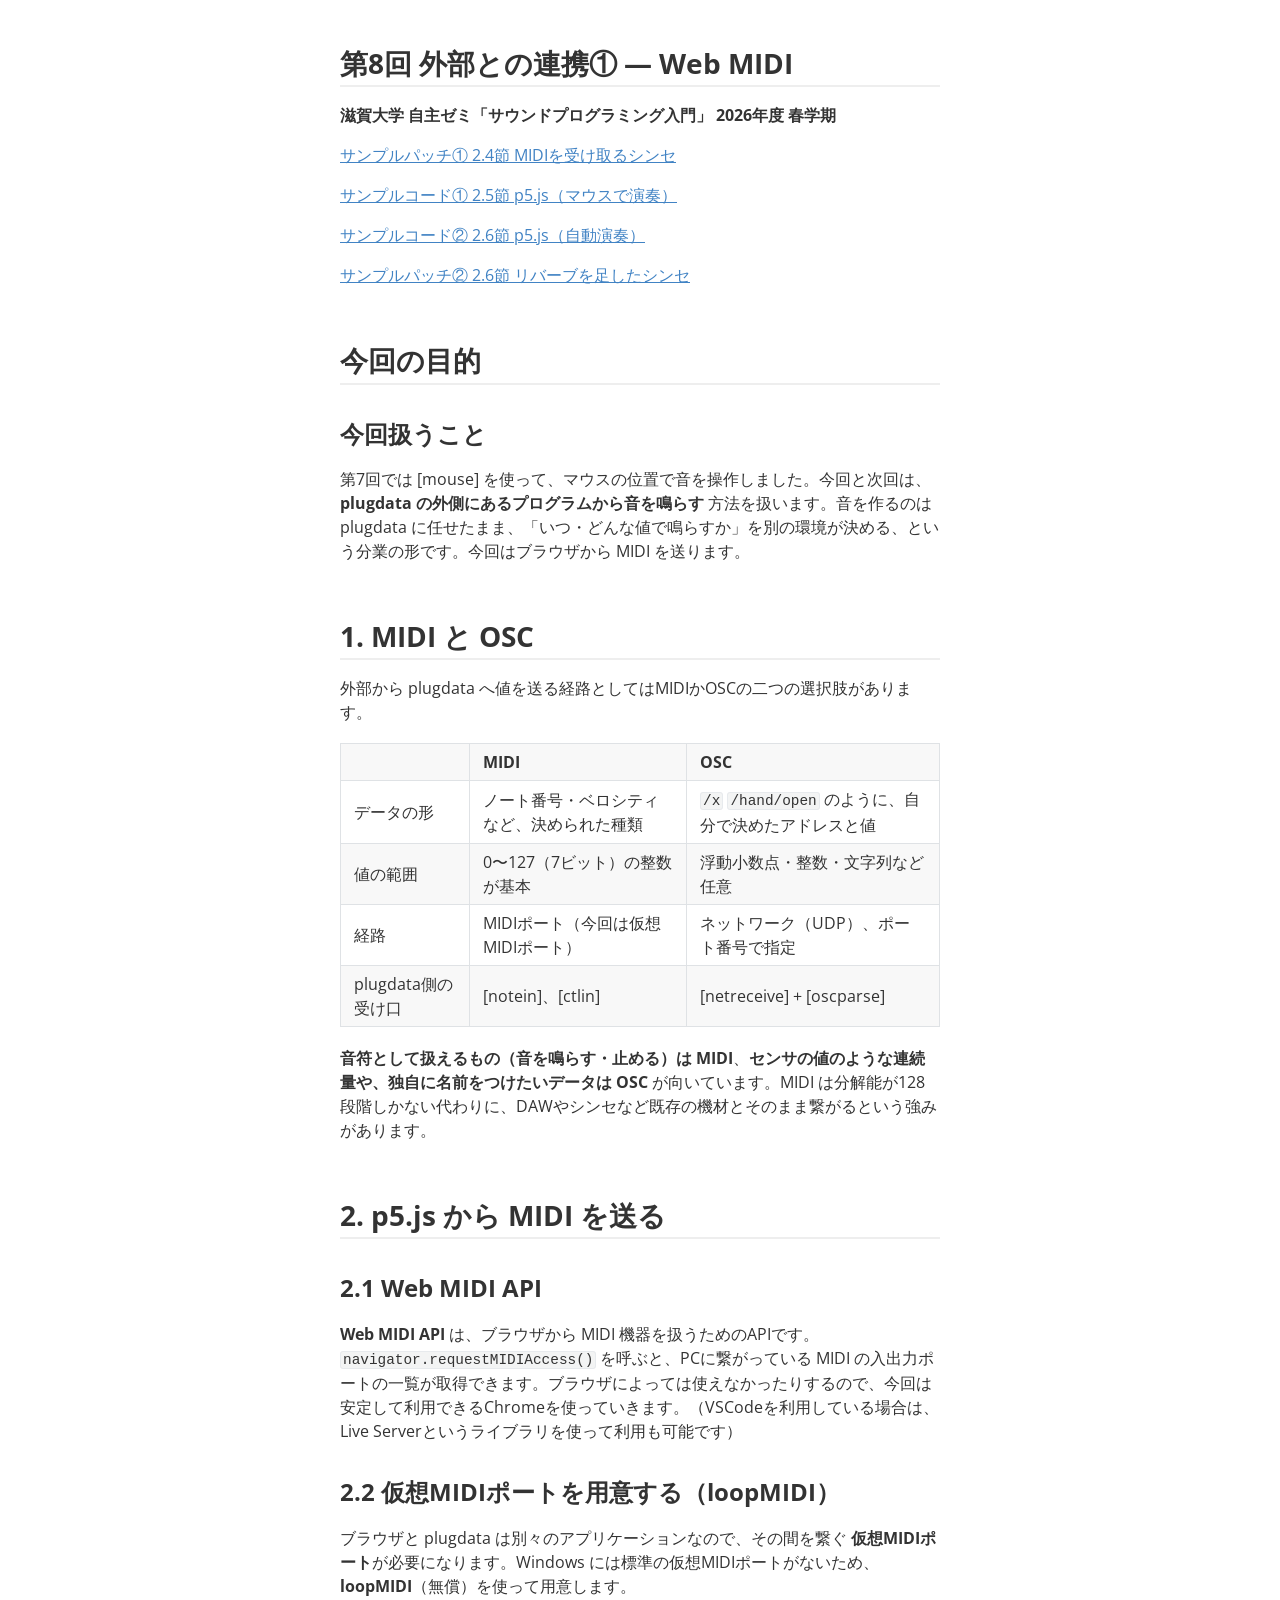
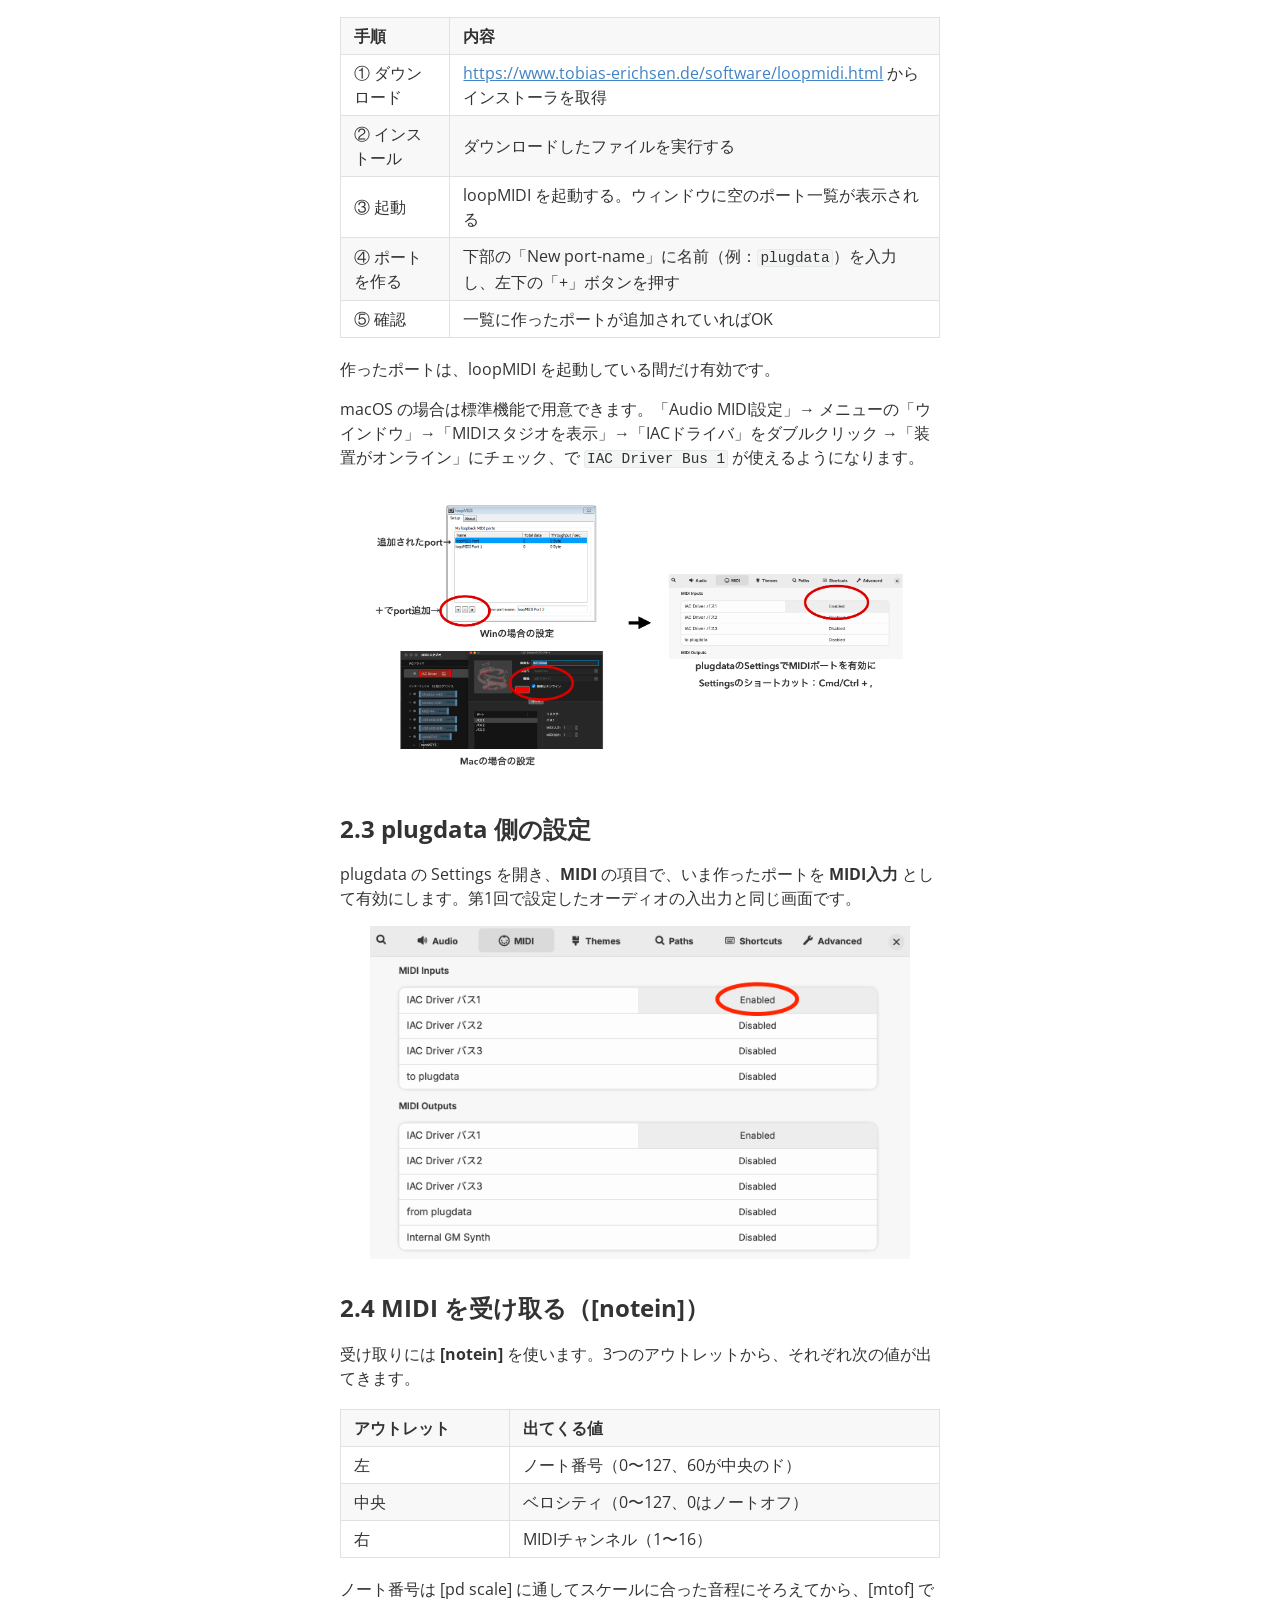
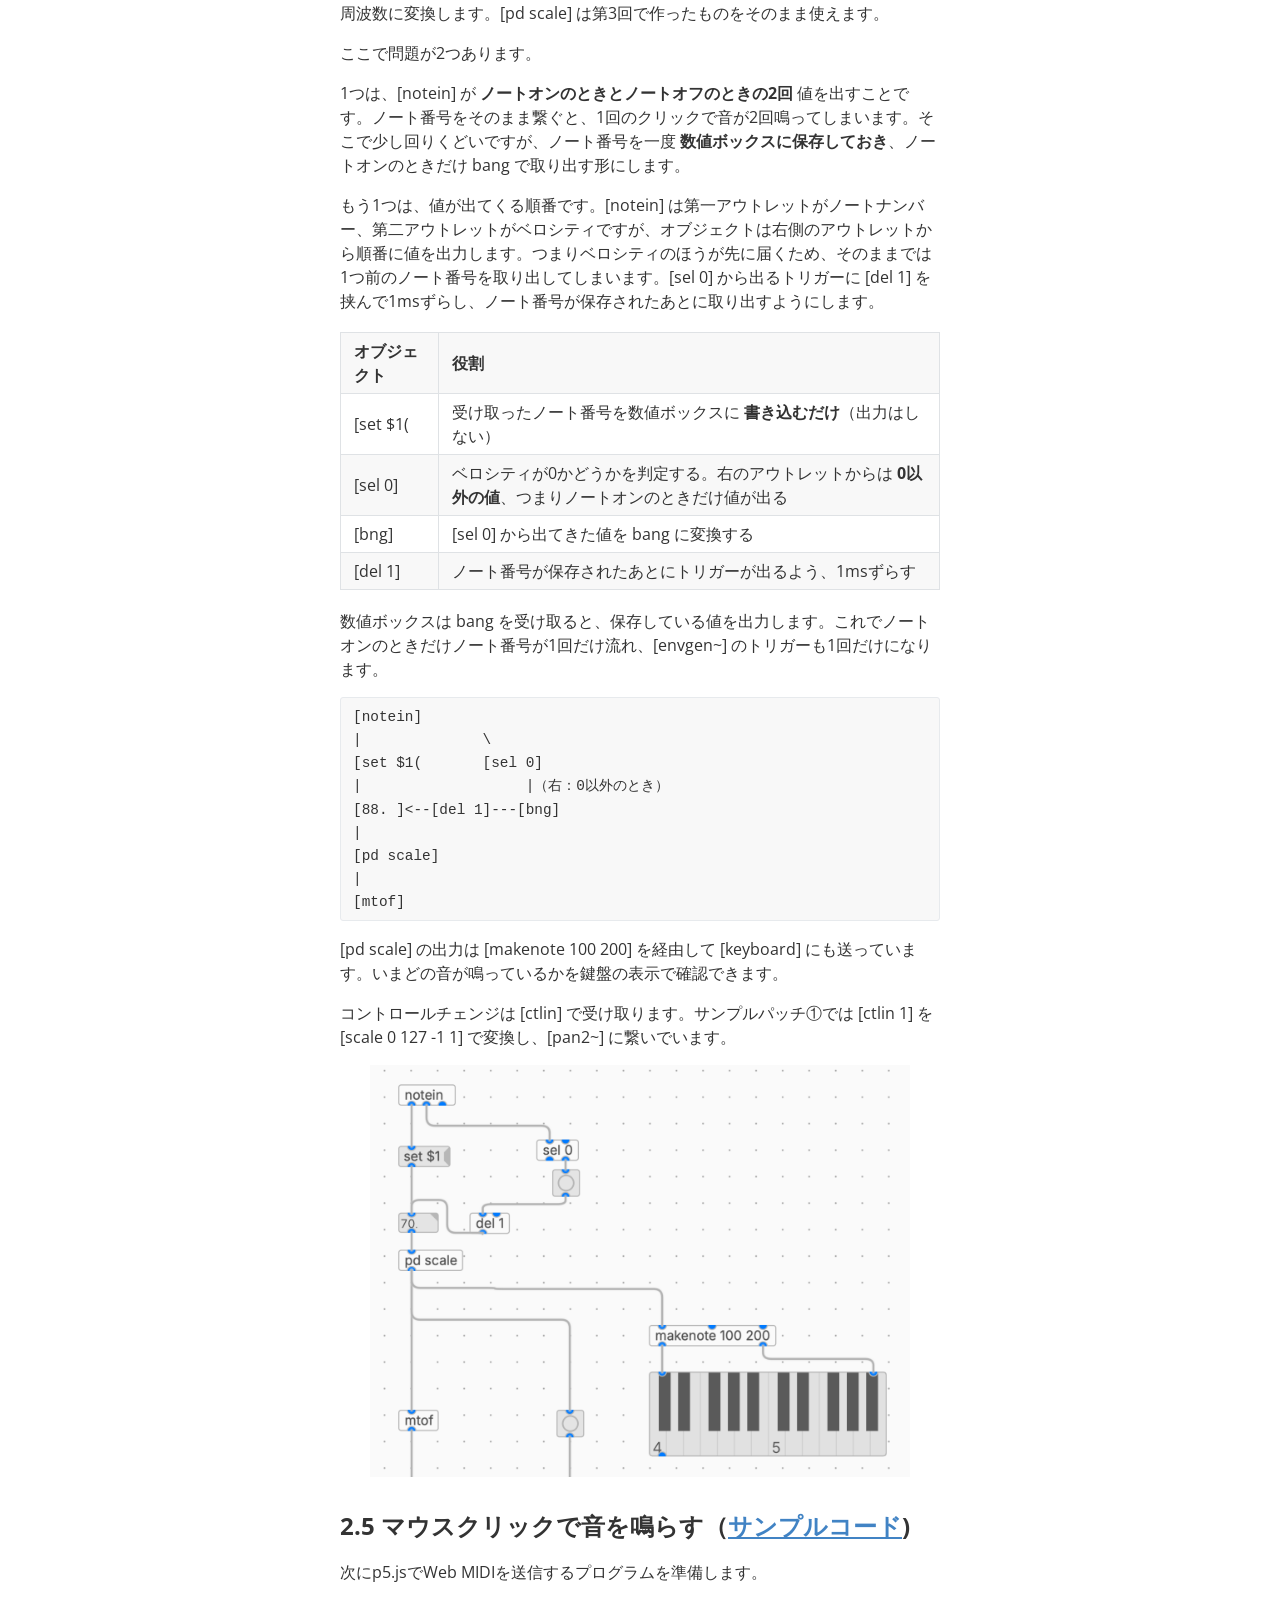
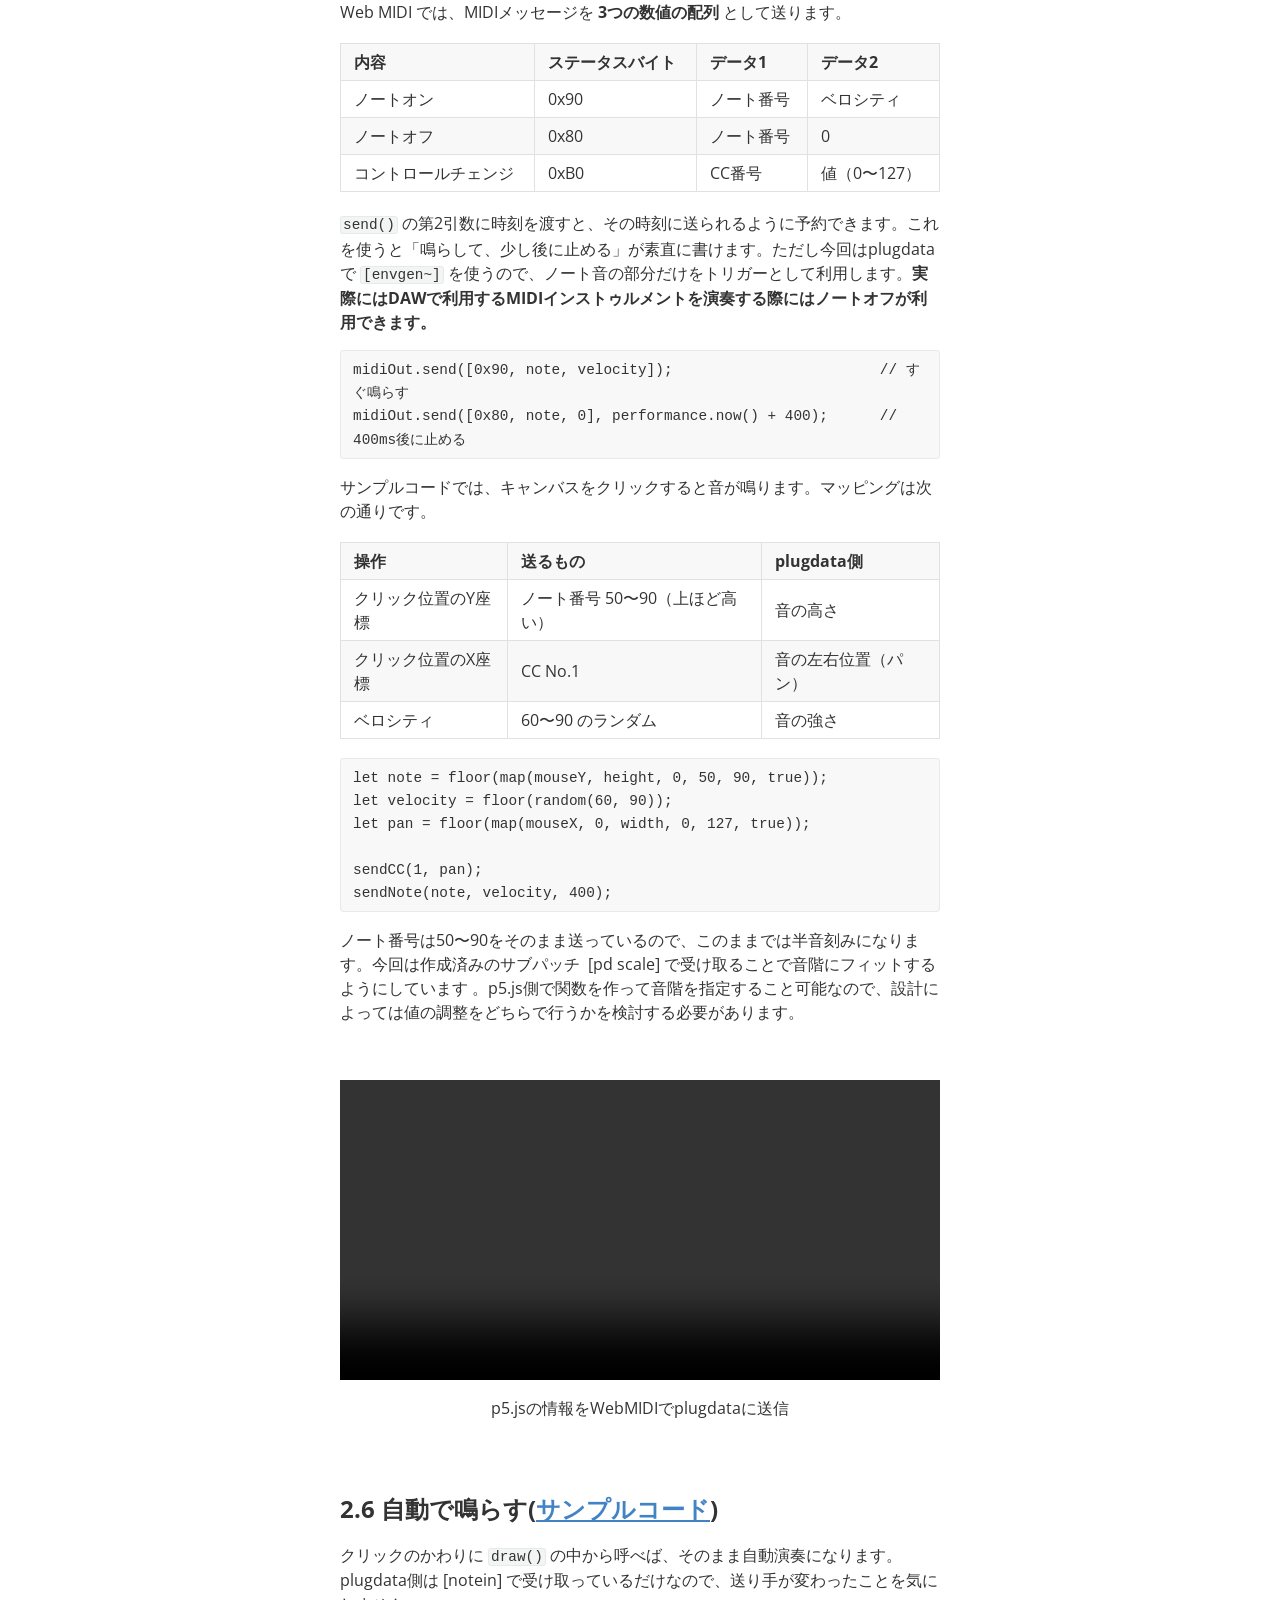
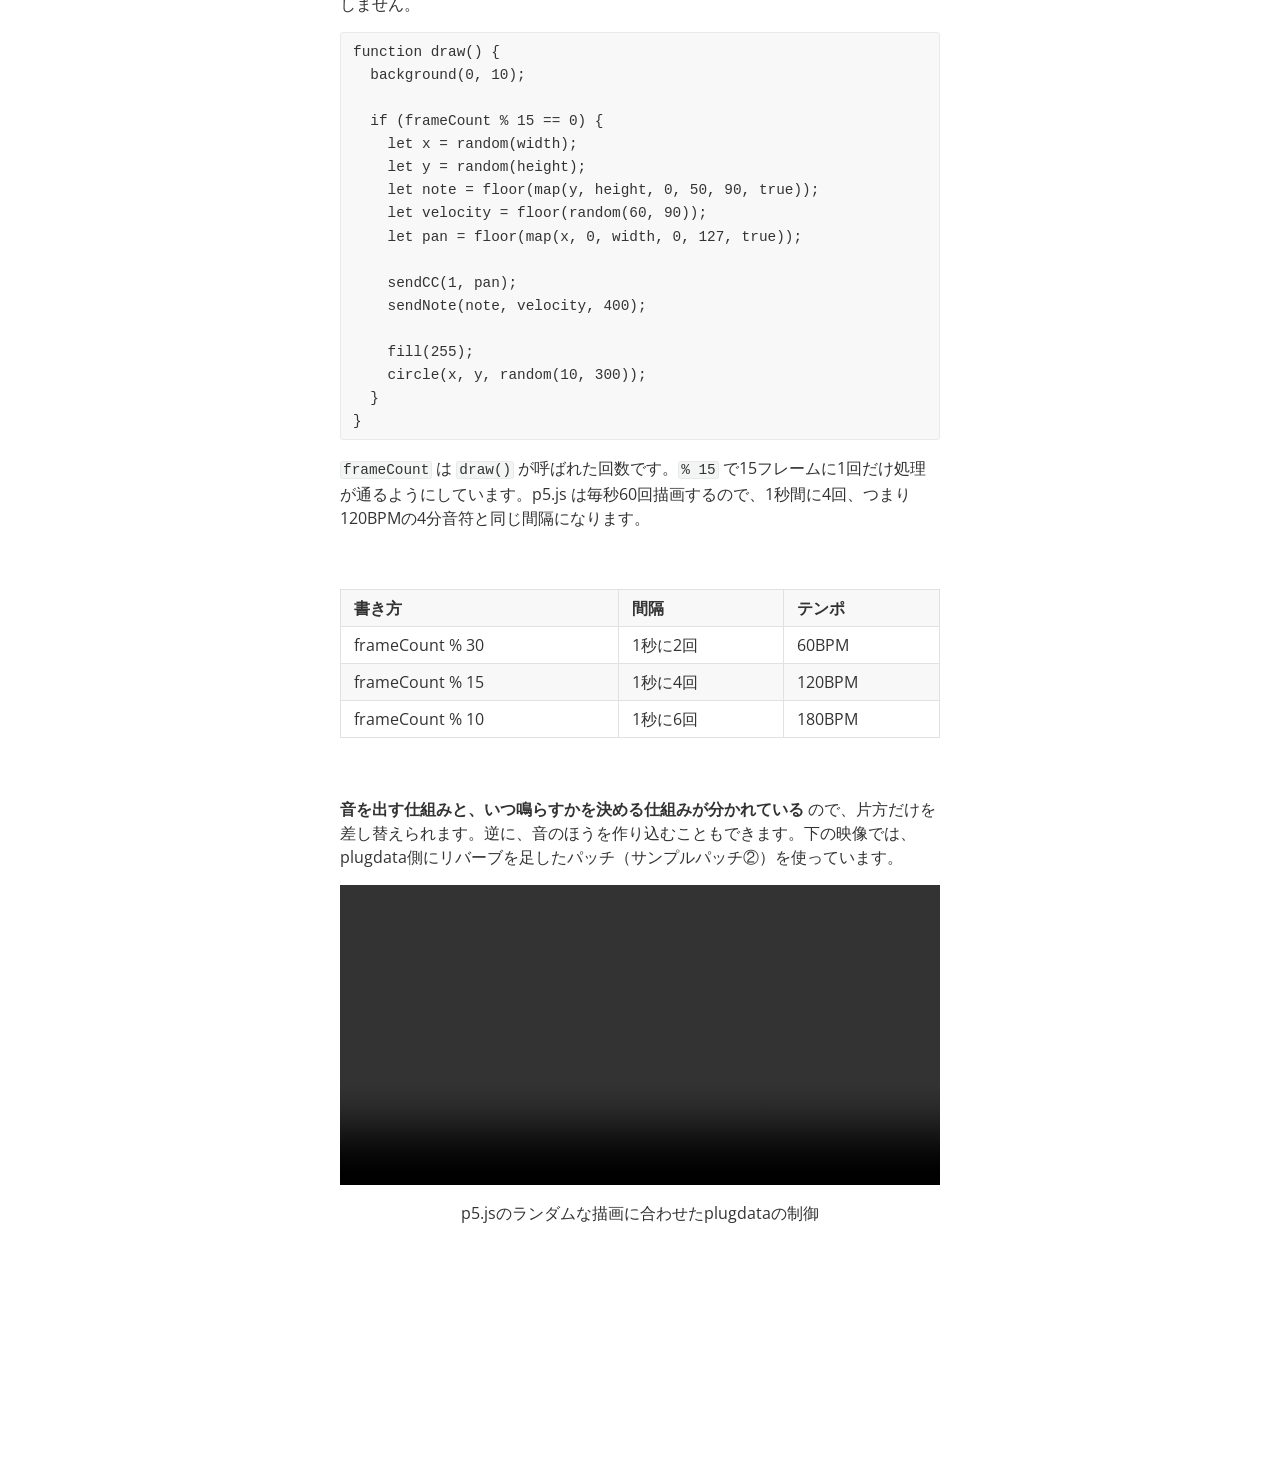
<file: lectures/8_webmidi/8_webmidi.html>
<!doctype html>
<html>
<head>
<meta charset='UTF-8'><meta name='viewport' content='width=device-width initial-scale=1'><style type='text/css'>html {overflow-x: initial !important;}</style>
<style type='text/css'  id="style-base">:root { --bg-color: #ffffff; --text-color: #333333; --select-text-bg-color: #B5D6FC; --select-text-font-color: auto; --monospace: "Lucida Console",Consolas,"Courier",monospace; --title-bar-height: 20px; }
.mac-os-11 { --title-bar-height: 28px; }
html { font-size: 14px; background-color: var(--bg-color); color: var(--text-color); font-family: "Helvetica Neue", Helvetica, Arial, "Segoe UI Emoji", "SF Pro", sans-serif; -webkit-font-smoothing: antialiased; }
h1, h2, h3, h4, h5 { white-space: pre-wrap; }
body { margin: 0px; padding: 0px; height: auto; inset: 0px; font-size: 1rem; line-height: 1.428571; overflow-x: hidden; background: inherit; }
iframe { margin: auto; }
a.url { word-break: break-all; }
a:active, a:hover { outline: 0px; }
.in-text-selection, ::selection { text-shadow: none; background: var(--select-text-bg-color); color: var(--select-text-font-color); }
#write { margin: 0px auto; height: auto; width: inherit; word-break: normal; overflow-wrap: break-word; position: relative; white-space: normal; overflow-x: visible; padding-top: 36px; }
#write.first-line-indent p { text-indent: 2em; }
#write.first-line-indent li p, #write.first-line-indent p *, #write.first-line-indent svg * { text-indent: 0px; }
#write.first-line-indent li { margin-left: 2em; }
.for-image #write { padding-left: 8px; padding-right: 8px; }
body.typora-export { padding-left: 30px; padding-right: 30px; }
.typora-export .footnote-line, .typora-export li, .typora-export p { white-space: pre-wrap; }
.typora-export .task-list-item input { pointer-events: none; }
@media screen and (max-width: 500px) {
  body.typora-export { padding-left: 0px; padding-right: 0px; }
  #write { padding-left: 20px; padding-right: 20px; }
}
#write li > figure:last-child { margin-bottom: 0.5rem; }
#write ol, #write ul { position: relative; }
img { max-width: 100%; vertical-align: middle; image-orientation: from-image; }
img:not([height]) { height: auto; }
button, input, select, textarea { color: inherit; font-style: inherit; font-variant-caps: inherit; font-weight: inherit; font-width: inherit; font-size: inherit; line-height: inherit; font-family: inherit; font-size-adjust: inherit; font-kerning: inherit; font-variant-alternates: inherit; font-variant-ligatures: inherit; font-variant-numeric: inherit; font-variant-east-asian: inherit; font-variant-position: inherit; font-variant-emoji: inherit; font-feature-settings: inherit; font-optical-sizing: inherit; font-variation-settings: inherit; }
input[type="checkbox"], input[type="radio"] { line-height: normal; padding: 0px; }
*, ::after, ::before { box-sizing: border-box; }
svg sub, svg sup { position: static; }
.nodeLabel p { padding-right: 2px; padding-left: 2px; }
.typora-export .nodeLabel p { padding-right: 0px; padding-left: 0px; }
foreignObject { overflow: visible; }
p { line-height: inherit; }
h1, h2, h3, h4, h5, h6 { break-after: avoid-page; break-inside: avoid; orphans: 4; }
p { orphans: 4; }
li p { orphans: 1; }
h1 { font-size: 2rem; }
h2 { font-size: 1.8rem; }
h3 { font-size: 1.6rem; }
h4 { font-size: 1.4rem; }
h5 { font-size: 1.2rem; }
h6 { font-size: 1rem; }
.md-math-block, .md-rawblock, h1, h2, h3, h4, h5, h6, p { margin-top: 1rem; margin-bottom: 1rem; }
.hidden { display: none; }
.md-blockmeta { color: rgb(204, 204, 204); font-weight: 700; font-style: italic; }
a { cursor: pointer; }
sup.md-footnote { padding: 2px 4px; background-color: rgba(238, 238, 238, 0.7); color: rgb(85, 85, 85); border-radius: 4px; cursor: pointer; }
sup.md-footnote a, sup.md-footnote a:hover { color: inherit; text-transform: inherit; text-decoration: inherit; }
#write input[type="checkbox"] { cursor: pointer; width: inherit; height: inherit; }
figure { overflow-x: auto; margin: 1.2em 0px; max-width: calc(100% + 16px); padding: 0px; }
figure > table { margin: 0px; }
thead, tr { break-inside: avoid; break-after: auto; }
thead { display: table-header-group; }
table { border-collapse: collapse; border-spacing: 0px; width: 100%; overflow: auto; break-inside: auto; text-align: left; }
table.md-table td { min-width: 32px; }
.CodeMirror-gutters { border-right-width: 0px; border-right-style: none; border-right-color: currentcolor; background-color: inherit; }
.CodeMirror-linenumber { -webkit-user-select: none; }
.CodeMirror { text-align: left; }
.CodeMirror-placeholder { opacity: 0.3; }
.CodeMirror pre { padding: 0px 4px; }
.CodeMirror-lines { padding: 0px; }
div.hr:focus { cursor: none; }
#write pre { white-space: pre-wrap; }
#write.fences-no-line-wrapping pre { white-space: pre; }
#write pre.ty-contain-cm { white-space: normal; }
.CodeMirror-gutters { margin-right: 4px; }
.md-fences { font-size: 0.9rem; position: relative; display: block; break-inside: avoid; text-align: left; overflow: visible; white-space: pre; background: inherit; }
.md-fences-adv-panel { width: 100%; margin-top: 10px; text-align: center; padding-top: 0px; padding-bottom: 8px; overflow-x: auto; }
#write .md-fences.mock-cm { white-space: pre-wrap; }
.md-fences.md-fences-with-lineno { padding-left: 0px; }
#write.fences-no-line-wrapping .md-fences.mock-cm { white-space: pre; overflow-x: auto; }
.md-fences.mock-cm.md-fences-with-lineno { padding-left: 8px; }
.CodeMirror-line, twitterwidget { break-inside: avoid; }
svg { break-inside: avoid; }
.footnotes { opacity: 0.8; font-size: 0.9rem; margin-top: 1em; margin-bottom: 1em; }
.footnotes + .footnotes { margin-top: 0px; }
.md-reset { margin: 0px; padding: 0px; border: 0px; outline: 0px; vertical-align: top; background: 0px 0px; text-decoration: none; text-shadow: none; float: none; position: static; width: auto; height: auto; white-space: nowrap; cursor: inherit; line-height: normal; font-weight: 400; text-align: left; box-sizing: content-box; direction: ltr; }
li div { padding-top: 0px; }
blockquote { margin: 1rem 0px; }
li .mathjax-block, li p { margin: 0.5rem 0px; }
li blockquote { margin: 1rem 0px; }
li { margin: 0px; position: relative; }
blockquote > :last-child { margin-bottom: 0px; }
blockquote > :first-child, li > :first-child { margin-top: 0px; }
.footnotes-area { color: rgb(136, 136, 136); margin-top: 0.714rem; padding-bottom: 0.143rem; white-space: normal; }
#write .footnote-line { white-space: pre-wrap; }
@media print {
  body, html { border: 1px solid transparent; height: 99%; break-after: avoid; break-before: avoid; font-variant-ligatures: no-common-ligatures; }
  #write { margin-top: 0px; border-color: transparent !important; padding-top: 0px !important; padding-bottom: 0px !important; }
  .typora-export * { print-color-adjust: exact; }
  .typora-export #write { break-after: avoid; }
  .typora-export #write::after { height: 0px; }
  .is-mac table { break-inside: avoid; }
  #write > p:nth-child(1) { margin-top: 0px; }
  .typora-export-show-outline .typora-export-sidebar { display: none; }
  figure { overflow-x: visible; }
}
.footnote-line { margin-top: 0.714em; font-size: 0.7em; }
a img, img a { cursor: pointer; }
pre.md-meta-block { font-size: 0.8rem; min-height: 0.8rem; white-space: pre-wrap; background: rgb(204, 204, 204); display: block; overflow-x: hidden; }
p > .md-image:only-child:not(.md-img-error) img, p > img:only-child { display: block; margin: auto; }
#write.first-line-indent p > .md-image:only-child:not(.md-img-error) img { left: -2em; position: relative; }
p > .md-image:only-child { display: inline-block; width: 100%; }
#write .MathJax_Display { margin: 0.8em 0px 0px; }
.md-math-block { width: 100%; }
.md-math-block:not(:empty)::after { display: none; }
.MathJax_ref { fill: currentcolor; }
[contenteditable="true"]:active, [contenteditable="true"]:focus, [contenteditable="false"]:active, [contenteditable="false"]:focus { outline: 0px; box-shadow: none; }
.md-task-list-item { position: relative; list-style-type: none; }
.task-list-item.md-task-list-item { padding-left: 0px; }
.md-task-list-item > input { position: absolute; top: 0px; left: 0px; margin-left: -1.2em; margin-top: calc(1em - 10px); border: medium; }
.math { font-size: 1rem; }
.md-toc { min-height: 3.58rem; position: relative; font-size: 0.9rem; border-radius: 10px; }
.md-toc-content { position: relative; margin-left: 0px; }
.md-toc-content::after, .md-toc::after { display: none; }
.md-toc-item { display: block; color: rgb(65, 131, 196); }
.md-toc-item a { text-decoration: none; }
.md-toc-inner:hover { text-decoration: underline; }
.md-toc-inner { display: inline-block; cursor: pointer; }
.md-toc-h1 .md-toc-inner { margin-left: 0px; font-weight: 700; }
.md-toc-h2 .md-toc-inner { margin-left: 2em; }
.md-toc-h3 .md-toc-inner { margin-left: 4em; }
.md-toc-h4 .md-toc-inner { margin-left: 6em; }
.md-toc-h5 .md-toc-inner { margin-left: 8em; }
.md-toc-h6 .md-toc-inner { margin-left: 10em; }
@media screen and (max-width: 48em) {
  .md-toc-h3 .md-toc-inner { margin-left: 3.5em; }
  .md-toc-h4 .md-toc-inner { margin-left: 5em; }
  .md-toc-h5 .md-toc-inner { margin-left: 6.5em; }
  .md-toc-h6 .md-toc-inner { margin-left: 8em; }
}
a.md-toc-inner { font-size: inherit; font-style: inherit; font-weight: inherit; line-height: inherit; }
.footnote-line a:not(.reversefootnote) { color: inherit; }
.reversefootnote { font-family: ui-monospace, sans-serif; }
.md-attr { display: none; }
.md-fn-count::after { content: "."; }
code, pre, samp, tt { font-family: var(--monospace); }
kbd { margin: 0px 0.1em; padding: 0.1em 0.6em; font-size: 0.8em; color: rgb(36, 39, 41); background: rgb(255, 255, 255); border: 1px solid rgb(173, 179, 185); border-radius: 3px; box-shadow: rgba(12, 13, 14, 0.2) 0px 1px 0px, rgb(255, 255, 255) 0px 0px 0px 2px inset; white-space: nowrap; vertical-align: middle; }
.md-comment { color: rgb(162, 127, 3); opacity: 0.6; font-family: var(--monospace); }
code { text-align: left; vertical-align: initial; }
a.md-print-anchor { white-space: pre !important; border-width: medium !important; border-style: none !important; border-color: currentcolor !important; display: inline-block !important; position: absolute !important; width: 1px !important; right: 0px !important; outline: 0px !important; background: 0px 0px !important; text-decoration: initial !important; text-shadow: initial !important; }
.os-windows.monocolor-emoji .md-emoji { font-family: "Segoe UI Symbol", sans-serif; }
.md-diagram-panel > svg { max-width: 100%; }
[lang="flow"] svg, [lang="mermaid"] svg { max-width: 100%; height: auto; }
[lang="mermaid"] .node text { font-size: 1rem; }
table tr th { border-bottom-width: 0px; border-bottom-style: none; border-bottom-color: currentcolor; }
video { max-width: 100%; display: block; margin: 0px auto; }
iframe { max-width: 100%; width: 100%; border: medium; }
.highlight td, .highlight tr { border: 0px; }
mark { background: rgb(255, 255, 0); color: rgb(0, 0, 0); }
.md-html-inline .md-plain, .md-html-inline strong, mark .md-inline-math, mark strong { color: inherit; }
.md-expand mark .md-meta { opacity: 0.3 !important; }
mark .md-meta { color: rgb(0, 0, 0); }
@media print {
  .typora-export h1, .typora-export h2, .typora-export h3, .typora-export h4, .typora-export h5, .typora-export h6 { break-inside: avoid; }
}
.md-diagram-panel .messageText { stroke: none !important; }
.md-diagram-panel .start-state { fill: var(--node-fill); }
.md-diagram-panel .edgeLabel rect { opacity: 1 !important; }
.md-fences.md-fences-math { font-size: 1em; }
.md-fences-advanced:not(.md-focus) { padding: 0px; white-space: nowrap; border: 0px; }
.md-fences-advanced:not(.md-focus) { background: inherit; }
.mermaid-svg { margin: auto; }
.typora-export-show-outline .typora-export-content { max-width: 1440px; margin: auto; display: flex; flex-direction: row; }
.typora-export-sidebar { width: 300px; font-size: 0.8rem; margin-top: 80px; margin-right: 18px; }
.typora-export-show-outline #write { --webkit-flex: 2; flex: 2 1 0%; }
.typora-export-sidebar .outline-content { position: fixed; top: 0px; max-height: 100%; overflow: hidden auto; padding-bottom: 30px; padding-top: 60px; width: 300px; }
@media screen and (max-width: 1024px) {
  .typora-export-sidebar, .typora-export-sidebar .outline-content { width: 240px; }
}
@media screen and (max-width: 800px) {
  .typora-export-sidebar { display: none; }
}
.outline-content li, .outline-content ul { margin-left: 0px; margin-right: 0px; padding-left: 0px; padding-right: 0px; list-style: none; overflow-wrap: anywhere; }
.outline-content ul { margin-top: 0px; margin-bottom: 0px; }
.outline-content strong { font-weight: 400; }
.outline-expander { width: 1rem; height: 1.428571rem; position: relative; display: table-cell; vertical-align: middle; cursor: pointer; padding-left: 4px; }
.outline-expander::before { content: ""; position: relative; font-family: Ionicons; display: inline-block; font-size: 8px; vertical-align: middle; }
.outline-item { padding-top: 3px; padding-bottom: 3px; cursor: pointer; }
.outline-expander:hover::before { content: ""; }
.outline-h1 > .outline-item { padding-left: 0px; }
.outline-h2 > .outline-item { padding-left: 1em; }
.outline-h3 > .outline-item { padding-left: 2em; }
.outline-h4 > .outline-item { padding-left: 3em; }
.outline-h5 > .outline-item { padding-left: 4em; }
.outline-h6 > .outline-item { padding-left: 5em; }
.outline-label { cursor: pointer; display: table-cell; vertical-align: middle; text-decoration: none; color: inherit; }
.outline-label:hover { text-decoration: underline; }
.outline-item:hover { border-color: rgb(245, 245, 245); background-color: var(--item-hover-bg-color); }
.outline-item:hover { margin-left: -28px; margin-right: -28px; border-left-width: 28px; border-left-style: solid; border-left-color: transparent; border-right-width: 28px; border-right-style: solid; border-right-color: transparent; }
.outline-item-single .outline-expander::before, .outline-item-single .outline-expander:hover::before { display: none; }
.outline-item-open > .outline-item > .outline-expander::before { content: ""; }
.outline-children { display: none; }
.info-panel-tab-wrapper { display: none; }
.outline-item-open > .outline-children { display: block; }
.typora-export .outline-item { padding-top: 1px; padding-bottom: 1px; }
.typora-export .outline-item:hover { margin-right: -8px; border-right-width: 8px; border-right-style: solid; border-right-color: transparent; }
.typora-export .outline-expander::before { content: "+"; font-family: inherit; top: -1px; }
.typora-export .outline-expander:hover::before, .typora-export .outline-item-open > .outline-item > .outline-expander::before { content: "−"; }
.typora-export-collapse-outline .outline-children { display: none; }
.typora-export-collapse-outline .outline-item-open > .outline-children, .typora-export-no-collapse-outline .outline-children { display: block; }
.typora-export-no-collapse-outline .outline-expander::before { content: "" !important; }
.typora-export-show-outline .outline-item-active > .outline-item .outline-label { font-weight: 700; }
.md-inline-math-container mjx-container { zoom: 0.95; }
mjx-container { break-inside: avoid; }
.md-alert.md-alert-note { border-left-color: rgb(9, 105, 218); }
.md-alert.md-alert-important { border-left-color: rgb(130, 80, 223); }
.md-alert.md-alert-warning { border-left-color: rgb(154, 103, 0); }
.md-alert.md-alert-tip { border-left-color: rgb(31, 136, 61); }
.md-alert.md-alert-caution { border-left-color: rgb(207, 34, 46); }
.md-alert { padding: 0px 1em; margin-bottom: 16px; color: inherit; border-left-width: 0.25em; border-left-style: solid; border-left-color: rgb(0, 0, 0); }
.md-alert-text-note { color: rgb(9, 105, 218); }
.md-alert-text-important { color: rgb(130, 80, 223); }
.md-alert-text-warning { color: rgb(154, 103, 0); }
.md-alert-text-tip { color: rgb(31, 136, 61); }
.md-alert-text-caution { color: rgb(207, 34, 46); }
.md-alert-text { font-size: 0.9rem; font-weight: 700; }
.md-alert-text svg { fill: currentcolor; position: relative; top: 0.125em; margin-right: 1ch; overflow: visible; }
.md-alert-text-container::after { content: attr(data-text); text-transform: capitalize; pointer-events: none; margin-right: 1ch; }

</style>
<style type='text/css'  id="style-codemirror">.CodeMirror { height: auto; }
.CodeMirror.cm-s-inner { background: inherit; }
.CodeMirror-scroll { overflow: auto hidden; z-index: 3; }
.CodeMirror-gutter-filler, .CodeMirror-scrollbar-filler { background-color: rgb(255, 255, 255); }
.CodeMirror-gutters { border-right-width: 1px; border-right-style: solid; border-right-color: rgb(221, 221, 221); background: inherit; white-space: nowrap; }
.CodeMirror-linenumber { padding: 0px 3px 0px 5px; text-align: right; color: rgb(153, 153, 153); }
.cm-s-inner .cm-keyword { color: rgb(119, 0, 136); }
.cm-s-inner .cm-atom, .cm-s-inner.cm-atom { color: rgb(34, 17, 153); }
.cm-s-inner .cm-number { color: rgb(17, 102, 68); }
.cm-s-inner .cm-def { color: rgb(0, 0, 255); }
.cm-s-inner .cm-variable { color: rgb(0, 0, 0); }
.cm-s-inner .cm-variable-2 { color: rgb(0, 85, 170); }
.cm-s-inner .cm-variable-3 { color: rgb(0, 136, 85); }
.cm-s-inner .cm-string { color: rgb(170, 17, 17); }
.cm-s-inner .cm-property { color: rgb(0, 0, 0); }
.cm-s-inner .cm-operator { color: rgb(152, 26, 26); }
.cm-s-inner .cm-comment, .cm-s-inner.cm-comment { color: rgb(170, 85, 0); }
.cm-s-inner .cm-string-2 { color: rgb(255, 85, 0); }
.cm-s-inner .cm-meta { color: rgb(85, 85, 85); }
.cm-s-inner .cm-qualifier { color: rgb(85, 85, 85); }
.cm-s-inner .cm-builtin { color: rgb(51, 0, 170); }
.cm-s-inner .cm-bracket { color: rgb(153, 153, 119); }
.cm-s-inner .cm-tag { color: rgb(17, 119, 0); }
.cm-s-inner .cm-attribute { color: rgb(0, 0, 204); }
.cm-s-inner .cm-header, .cm-s-inner.cm-header { color: rgb(0, 0, 255); }
.cm-s-inner .cm-quote, .cm-s-inner.cm-quote { color: rgb(0, 153, 0); }
.cm-s-inner .cm-hr, .cm-s-inner.cm-hr { color: rgb(153, 153, 153); }
.cm-s-inner .cm-link, .cm-s-inner.cm-link { color: rgb(0, 0, 204); }
.cm-negative { color: rgb(221, 68, 68); }
.cm-positive { color: rgb(34, 153, 34); }
.cm-header, .cm-strong { font-weight: 700; }
.cm-del { text-decoration: line-through; }
.cm-em { font-style: italic; }
.cm-link { text-decoration: underline; }
.cm-error { color: red; }
.cm-invalidchar { color: red; }
.cm-constant { color: rgb(38, 139, 210); }
.cm-defined { color: rgb(181, 137, 0); }
div.CodeMirror span.CodeMirror-matchingbracket { color: rgb(0, 255, 0); }
div.CodeMirror span.CodeMirror-nonmatchingbracket { color: rgb(255, 34, 34); }
.cm-s-inner .CodeMirror-activeline-background { background: inherit; }
.CodeMirror { position: relative; overflow: hidden; }
.CodeMirror-scroll { height: 100%; outline: 0px; position: relative; box-sizing: content-box; background: inherit; }
.CodeMirror-sizer { position: relative; }
.CodeMirror-gutter-filler, .CodeMirror-hscrollbar, .CodeMirror-scrollbar-filler, .CodeMirror-vscrollbar { position: absolute; z-index: 6; display: none; outline: 0px; }
.CodeMirror-vscrollbar { right: 0px; top: 0px; overflow: hidden; }
.CodeMirror-hscrollbar { bottom: 0px; left: 0px; overflow: auto hidden; }
.CodeMirror-scrollbar-filler { right: 0px; bottom: 0px; }
.CodeMirror-gutter-filler { left: 0px; bottom: 0px; }
.CodeMirror-gutters { position: absolute; left: 0px; top: 0px; padding-bottom: 10px; z-index: 3; overflow-y: hidden; }
.CodeMirror-gutter { white-space: normal; height: 100%; box-sizing: content-box; padding-bottom: 30px; margin-bottom: -32px; display: inline-block; }
.CodeMirror-gutter-wrapper { position: absolute; z-index: 4; background: 0px 0px !important; border: medium !important; }
.CodeMirror-gutter-background { position: absolute; top: 0px; bottom: 0px; z-index: 4; }
.CodeMirror-gutter-elt { position: absolute; cursor: default; z-index: 4; }
.CodeMirror-lines { cursor: text; }
.CodeMirror pre { border-radius: 0px; border-width: 0px; background: 0px 0px; font-family: inherit; font-size: inherit; margin: 0px; white-space: pre; overflow-wrap: normal; color: inherit; z-index: 2; position: relative; overflow: visible; }
.CodeMirror-wrap pre { overflow-wrap: break-word; white-space: pre-wrap; word-break: normal; }
.CodeMirror-code pre { border-right-width: 30px; border-right-style: solid; border-right-color: transparent; width: fit-content; }
.CodeMirror-wrap .CodeMirror-code pre { border-right-width: medium; border-right-style: none; border-right-color: currentcolor; width: auto; }
.CodeMirror-linebackground { position: absolute; inset: 0px; z-index: 0; }
.CodeMirror-linewidget { position: relative; z-index: 2; overflow: auto; }
.CodeMirror-wrap .CodeMirror-scroll { overflow-x: hidden; }
.CodeMirror-measure { position: absolute; width: 100%; height: 0px; overflow: hidden; visibility: hidden; }
.CodeMirror-measure pre { position: static; }
.CodeMirror div.CodeMirror-cursor { position: absolute; visibility: hidden; border-right-width: medium; border-right-style: none; border-right-color: currentcolor; width: 0px; }
.CodeMirror div.CodeMirror-cursor { visibility: hidden; }
.CodeMirror-focused div.CodeMirror-cursor { visibility: inherit; }
.cm-searching { background: rgba(255, 255, 0, 0.4); }
span.cm-underlined { text-decoration: underline; }
span.cm-strikethrough { text-decoration: line-through; }
.cm-tw-syntaxerror { color: rgb(255, 255, 255); background-color: rgb(153, 0, 0); }
.cm-tw-deleted { text-decoration: line-through; }
.cm-tw-header5 { font-weight: 700; }
.cm-tw-listitem:first-child { padding-left: 10px; }
.cm-tw-box { border-style: solid; border-right-width: 1px; border-bottom-width: 1px; border-left-width: 1px; border-color: inherit; border-top-width: 0px !important; }
.cm-tw-underline { text-decoration: underline; }
@media print {
  .CodeMirror div.CodeMirror-cursor { visibility: hidden; }
}

</style>
<link rel='stylesheet' href='https://fonts.googleapis.com/css?family=Open+Sans:400italic,700italic,700,400&amp;subset=latin,latin-ext' type='text/css' />
<style type='text/css'  id="style-theme_css">:root {
    --side-bar-bg-color: #fafafa;
    --control-text-color: #777;
}

@include-when-export url(https://fonts.googleapis.com/css?family=Open+Sans:400italic,700italic,700,400&subset=latin,latin-ext);

/* open-sans-regular - latin-ext_latin */
  /* open-sans-italic - latin-ext_latin */
    /* open-sans-700 - latin-ext_latin */
    /* open-sans-700italic - latin-ext_latin */
  html {
    font-size: 16px;
    -webkit-font-smoothing: antialiased;
}

body {
    font-family: "Open Sans","Clear Sans", "Helvetica Neue", Helvetica, Arial, 'Segoe UI Emoji', 'SF Pro', sans-serif;
    color: rgb(51, 51, 51);
    line-height: 1.6;
}

#write {
    max-width: 660px;
  	margin: 0 auto;
  	padding: 30px;
    padding-bottom: 100px;
}

@media only screen and (min-width: 1400px) {
	#write {
		max-width: 1024px;
	}
}

@media only screen and (min-width: 1800px) {
	#write {
		max-width: 1200px;
	}
}

#write > ul:first-child,
#write > ol:first-child{
    margin-top: 30px;
}

a {
    color: #4183C4;
}
h1,
h2,
h3,
h4,
h5,
h6 {
    position: relative;
    margin-top: 1rem;
    margin-bottom: 1rem;
    font-weight: bold;
    line-height: 1.4;
    cursor: text;
}
h1:hover a.anchor,
h2:hover a.anchor,
h3:hover a.anchor,
h4:hover a.anchor,
h5:hover a.anchor,
h6:hover a.anchor {
    text-decoration: none;
}
h1 tt,
h1 code {
    font-size: inherit;
}
h2 tt,
h2 code {
    font-size: inherit;
}
h3 tt,
h3 code {
    font-size: inherit;
}
h4 tt,
h4 code {
    font-size: inherit;
}
h5 tt,
h5 code {
    font-size: inherit;
}
h6 tt,
h6 code {
    font-size: inherit;
}
h1 {
    font-size: 2.25em;
    line-height: 1.2;
    margin-top: 2rem;
    border-bottom: none;
}
h2 {
    font-size: 1.75em;
    line-height: 1.225;
    border-bottom: 2px solid #eee;
    padding-bottom: 5px;
}

/*@media print {
    .typora-export h1,
    .typora-export h2 {
        border-bottom: none;
        padding-bottom: initial;
    }

    .typora-export h1::after,
    .typora-export h2::after {
        content: "";
        display: block;
        height: 100px;
        margin-top: -96px;
        border-top: 1px solid #eee;
    }
}*/

h3 {
    font-size: 1.5em;
    margin-top: 2rem;
    line-height: 1.43;
}
h4 {
    font-size: 1.25em;
}
h5 {
    font-size: 1em;
}
h6 {
   font-size: 1em;
    color: #777;
}
p,
blockquote,
ul,
ol,
dl,
table{
    margin: 1em 0;
    line-height: 1.5;
}
li>ol,
li>ul {
    margin: 0 0;
}
hr {
    height: 2px;
    padding: 0;
    margin: 16px 0;
    background-color: #e7e7e7;
    border: 0 none;
    overflow: hidden;
    box-sizing: content-box;
}

li p.first {
    display: inline-block;
}
ul,
ol {
    padding-left: 30px;
}
ul:first-child,
ol:first-child {
    margin-top: 0;
}
ul:last-child,
ol:last-child {
    margin-bottom: 0;
}
blockquote {
    border-left: 4px solid #dfe2e5;
    padding: 0 15px;
    color: #777777;
}
blockquote blockquote {
    padding-right: 0;
}
table {
    padding: 0;
    word-break: initial;
}
table tr {
    border: 1px solid #dfe2e5;
    margin: 0;
    padding: 0;
}
table tr:nth-child(2n),
thead {
    background-color: #f8f8f8;
}
table th {
    font-weight: bold;
    border: 1px solid #dfe2e5;
    border-bottom: 0;
    margin: 0;
    padding: 6px 13px;
}
table td {
    border: 1px solid #dfe2e5;
    margin: 0;
    padding: 6px 13px;
}
table th:first-child,
table td:first-child {
    margin-top: 0;
}
table th:last-child,
table td:last-child {
    margin-bottom: 0;
}

.CodeMirror-lines {
    padding-left: 4px;
}

.code-tooltip {
    box-shadow: 0 1px 1px 0 rgba(0,28,36,.3);
    border-top: 1px solid #eef2f2;
}

.md-fences,
code,
tt {
    border: 1px solid #e7eaed;
    background-color: #f8f8f8;
    border-radius: 3px;
    padding: 0;
    padding: 2px 4px 0px 4px;
    font-size: 0.9em;
}

code {
    background-color: #f3f4f4;
    padding: 0 2px 0 2px;
}

.md-fences {
    margin-bottom: 15px;
    margin-top: 15px;
    padding-top: 8px;
    padding-bottom: 6px;
}


.md-task-list-item > input {
  margin-left: -1.3em;
}

@media print {
    html {
        font-size: 13px;
    }
    pre {
        page-break-inside: avoid;
        word-wrap: break-word;
    }
}

.md-fences {
	background-color: #f8f8f8;
}
#write pre.md-meta-block {
	padding: 1rem;
    font-size: 85%;
    line-height: 1.45;
    background-color: #f7f7f7;
    border: 0;
    border-radius: 3px;
    color: #777777;
    margin-top: 0 !important;
}

.mathjax-block>.code-tooltip {
	bottom: .375rem;
}

.md-mathjax-midline {
    background: #fafafa;
}

#write>h3.md-focus:before{
	left: -1.5625rem;
	top: .375rem;
}
#write>h4.md-focus:before{
	left: -1.5625rem;
	top: .285714286rem;
}
#write>h5.md-focus:before{
	left: -1.5625rem;
	top: .285714286rem;
}
#write>h6.md-focus:before{
	left: -1.5625rem;
	top: .285714286rem;
}
.md-image>.md-meta {
    /*border: 1px solid #ddd;*/
    border-radius: 3px;
    padding: 2px 0px 0px 4px;
    font-size: 0.9em;
    color: inherit;
}

.md-tag {
    color: #a7a7a7;
    opacity: 1;
}

.md-toc { 
    margin-top:20px;
    padding-bottom:20px;
}

.sidebar-tabs {
    border-bottom: none;
}

#typora-quick-open {
    border: 1px solid #ddd;
    background-color: #f8f8f8;
}

#typora-quick-open-item {
    background-color: #FAFAFA;
    border-color: #FEFEFE #e5e5e5 #e5e5e5 #eee;
    border-style: solid;
    border-width: 1px;
}

/** focus mode */
.on-focus-mode blockquote {
    border-left-color: rgba(85, 85, 85, 0.12);
}

header, .context-menu, .megamenu-content, footer{
    font-family: "Segoe UI", "Arial", sans-serif;
}

.file-node-content:hover .file-node-icon,
.file-node-content:hover .file-node-open-state{
    visibility: visible;
}

.mac-seamless-mode #typora-sidebar {
    background-color: #fafafa;
    background-color: var(--side-bar-bg-color);
}

.mac-os #write{
    caret-color: AccentColor;
}

.md-lang {
    color: #b4654d;
}

/*.html-for-mac {
    --item-hover-bg-color: #E6F0FE;
}*/

#md-notification .btn {
    border: 0;
}

.dropdown-menu .divider {
    border-color: #e5e5e5;
    opacity: 0.4;
}

.ty-preferences .window-content {
    background-color: #fafafa;
}

.ty-preferences .nav-group-item.active {
    color: white;
    background: #999;
}

.menu-item-container a.menu-style-btn {
    background-color: #f5f8fa;
    background-image: linear-gradient( 180deg , hsla(0, 0%, 100%, 0.8), hsla(0, 0%, 100%, 0)); 
}

/* キャプション用のクラス */
#write .caption {
    display: block;        /* ブロック要素として扱う */
    text-align: center;    /* 文字を中央寄せ */
    max-width: 100%;       /* 本文の 650px 制限を無視して横いっぱいに広げる */
    margin: 10px auto 2em; /* 上に10px、左右中央、下に2emの余白 */
    font-size: 0.9em;
    color: #666;
    font-weight: bold;
}</style>
<style type='text/css'  id="style-lp">ol, ul {padding-left: 40px}</style>
<style type='text/css'  id="style-mac-print"> @media print { @page {margin: 0 0 0 0;} body.typora-export {padding-left: 0; padding-right: 0;} #write {padding:0;}}</style>

<title>第8回_外部との連携1_WebMIDI</title>
</head>
<body class='typora-export'><div class='typora-export-content'>
<div id='write'  class=''><h2 id='第8回-外部との連携①--web-midi'><span>第8回 外部との連携① ― Web MIDI</span></h2><p><strong><span>滋賀大学 自主ゼミ「サウンドプログラミング入門」 2026年度 春学期</span></strong></p><p><a href='https://raw.githubusercontent.com/takanoma1990/plugdata_study/refs/heads/main/lectures/8_webmidi/patch/1_get_midi_synth.pd'><span>サンプルパッチ① 2.4節 MIDIを受け取るシンセ</span></a></p><p><a href='https://editor.p5js.org/takano_ma/sketches/QOlqAvnRB'><span>サンプルコード① 2.5節 p5.js（マウスで演奏）</span></a></p><p><a href='https://editor.p5js.org/takano_ma/sketches/dv8SJxjbo'><span>サンプルコード② 2.6節 p5.js（自動演奏）</span></a></p><p><a href='https://raw.githubusercontent.com/takanoma1990/plugdata_study/refs/heads/main/lectures/8_webmidi/patch/2_get_midi_synth_reverb.pd'><span>サンプルパッチ② 2.6節 リバーブを足したシンセ</span></a></p><p>&nbsp;</p><h2 id='今回の目的'><span>今回の目的</span></h2><h3 id='今回扱うこと'><span>今回扱うこと</span></h3><p><span>第7回では [mouse] を使って、マウスの位置で音を操作しました。今回と次回は、</span><strong><span>plugdata の外側にあるプログラムから音を鳴らす</span></strong><span> 方法を扱います。音を作るのは plugdata に任せたまま、「いつ・どんな値で鳴らすか」を別の環境が決める、という分業の形です。今回はブラウザから MIDI を送ります。</span></p><p>&nbsp;</p><h2 id='1-midi-と-osc'><span>1. MIDI と OSC</span></h2><p><span>外部から plugdata へ値を送る経路としてはMIDIかOSCの二つの選択肢があります。</span></p><figure class='table-figure'><table><thead><tr><th>&nbsp;</th><th><span>MIDI</span></th><th><span>OSC</span></th></tr></thead><tbody><tr><td><span>データの形</span></td><td><span>ノート番号・ベロシティなど、決められた種類</span></td><td><code>/x</code><span> </span><code>/hand/open</code><span> のように、自分で決めたアドレスと値</span></td></tr><tr><td><span>値の範囲</span></td><td><span>0〜127（7ビット）の整数が基本</span></td><td><span>浮動小数点・整数・文字列など任意</span></td></tr><tr><td><span>経路</span></td><td><span>MIDIポート（今回は仮想MIDIポート）</span></td><td><span>ネットワーク（UDP）、ポート番号で指定</span></td></tr><tr><td><span>plugdata側の受け口</span></td><td><span>[notein]、[ctlin]</span></td><td><span>[netreceive] + [oscparse]</span></td></tr></tbody></table></figure><p><strong><span>音符として扱えるもの（音を鳴らす・止める）は MIDI</span></strong><span>、</span><strong><span>センサの値のような連続量や、独自に名前をつけたいデータは OSC</span></strong><span> が向いています。MIDI は分解能が128段階しかない代わりに、DAWやシンセなど既存の機材とそのまま繋がるという強みがあります。</span></p><p>&nbsp;</p><h2 id='2-p5js-から-midi-を送る'><span>2. p5.js から MIDI を送る</span></h2><h3 id='21-web-midi-api'><span>2.1 Web MIDI API</span></h3><p><strong><span>Web MIDI API</span></strong><span> は、ブラウザから MIDI 機器を扱うためのAPIです。</span><code>navigator.requestMIDIAccess()</code><span> を呼ぶと、PCに繋がっている MIDI の入出力ポートの一覧が取得できます。ブラウザによっては使えなかったりするので、今回は安定して利用できるChromeを使っていきます。（VSCodeを利用している場合は、Live Serverというライブラリを使って利用も可能です）</span></p><h3 id='22-仮想midiポートを用意するloopmidi'><span>2.2 仮想MIDIポートを用意する（loopMIDI）</span></h3><p><span>ブラウザと plugdata は別々のアプリケーションなので、その間を繋ぐ </span><strong><span>仮想MIDIポート</span></strong><span>が必要になります。Windows には標準の仮想MIDIポートがないため、</span><strong><span>loopMIDI</span></strong><span>（無償）を使って用意します。</span></p><figure class='table-figure'><table><thead><tr><th><span>手順</span></th><th><span>内容</span></th></tr></thead><tbody><tr><td><span>① ダウンロード</span></td><td><a href='https://www.tobias-erichsen.de/software/loopmidi.html' target='_blank' class='url'>https://www.tobias-erichsen.de/software/loopmidi.html</a><span> からインストーラを取得</span></td></tr><tr><td><span>② インストール</span></td><td><span>ダウンロードしたファイルを実行する</span></td></tr><tr><td><span>③ 起動</span></td><td><span>loopMIDI を起動する。ウィンドウに空のポート一覧が表示される</span></td></tr><tr><td><span>④ ポートを作る</span></td><td><span>下部の「New port-name」に名前（例：</span><code>plugdata</code><span>）を入力し、左下の「+」ボタンを押す</span></td></tr><tr><td><span>⑤ 確認</span></td><td><span>一覧に作ったポートが追加されていればOK</span></td></tr></tbody></table></figure><p><span>作ったポートは、loopMIDI を起動している間だけ有効です。</span></p><p><span>macOS の場合は標準機能で用意できます。「Audio MIDI設定」→ メニューの「ウインドウ」→「MIDIスタジオを表示」→「IACドライバ」をダブルクリック →「装置がオンライン」にチェック、で </span><code>IAC Driver Bus 1</code><span> が使えるようになります。</span></p><p><img src="./img/2_2_MIDIの設定.png" alt="loopMIDIでポートを作る" style="width:90%;" /></p><h3 id='23-plugdata-側の設定'><span>2.3 plugdata 側の設定</span></h3><p><span>plugdata の Settings を開き、</span><strong><span>MIDI</span></strong><span> の項目で、いま作ったポートを </span><strong><span>MIDI入力</span></strong><span> として有効にします。第1回で設定したオーディオの入出力と同じ画面です。</span></p><p><img src="./img/2_3_MIDI設定.png" alt="plugdataのMIDI設定" style="width:90%;" /></p><h3 id='24-midi-を受け取るnotein'><span>2.4 MIDI を受け取る（[notein]）</span></h3><p><span>受け取りには </span><strong><span>[notein]</span></strong><span> を使います。3つのアウトレットから、それぞれ次の値が出てきます。</span></p><figure class='table-figure'><table><thead><tr><th><span>アウトレット</span></th><th><span>出てくる値</span></th></tr></thead><tbody><tr><td><span>左</span></td><td><span>ノート番号（0〜127、60が中央のド）</span></td></tr><tr><td><span>中央</span></td><td><span>ベロシティ（0〜127、0はノートオフ）</span></td></tr><tr><td><span>右</span></td><td><span>MIDIチャンネル（1〜16）</span></td></tr></tbody></table></figure><p><span>ノート番号は [pd scale] に通してスケールに合った音程にそろえてから、[mtof] で周波数に変換します。[pd scale] は第3回で作ったものをそのまま使えます。</span></p><p><span>ここで問題が2つあります。</span></p><p><span>1つは、[notein] が </span><strong><span>ノートオンのときとノートオフのときの2回</span></strong><span> 値を出すことです。ノート番号をそのまま繋ぐと、1回のクリックで音が2回鳴ってしまいます。そこで少し回りくどいですが、ノート番号を一度 </span><strong><span>数値ボックスに保存しておき</span></strong><span>、ノートオンのときだけ bang で取り出す形にします。</span></p><p><span>もう1つは、値が出てくる順番です。[notein] は第一アウトレットがノートナンバー、第二アウトレットがベロシティですが、オブジェクトは右側のアウトレットから順番に値を出力します。つまりベロシティのほうが先に届くため、そのままでは1つ前のノート番号を取り出してしまいます。[sel 0] から出るトリガーに [del 1] を挟んで1msずらし、ノート番号が保存されたあとに取り出すようにします。</span></p><figure class='table-figure'><table><thead><tr><th><span>オブジェクト</span></th><th><span>役割</span></th></tr></thead><tbody><tr><td><span>[set $1(</span></td><td><span>受け取ったノート番号を数値ボックスに </span><strong><span>書き込むだけ</span></strong><span>（出力はしない）</span></td></tr><tr><td><span>[sel 0]</span></td><td><span>ベロシティが0かどうかを判定する。右のアウトレットからは </span><strong><span>0以外の値</span></strong><span>、つまりノートオンのときだけ値が出る</span></td></tr><tr><td><span>[bng]</span></td><td><span>[sel 0] から出てきた値を bang に変換する</span></td></tr><tr><td><span>[del 1]</span></td><td><span>ノート番号が保存されたあとにトリガーが出るよう、1msずらす</span></td></tr></tbody></table></figure><p><span>数値ボックスは bang を受け取ると、保存している値を出力します。これでノートオンのときだけノート番号が1回だけ流れ、[envgen~] のトリガーも1回だけになります。</span></p><pre class="md-fences md-end-block ty-contain-cm modeLoaded" spellcheck="false" lang=""><div class="CodeMirror cm-s-inner cm-s-null-scroll CodeMirror-wrap" lang=""><div style="overflow: hidden; position: relative; width: 3px; height: 0px; top: 9.363636px; left: 7.627838px;"><textarea autocorrect="off" autocapitalize="off" spellcheck="false" tabindex="0" style="position: absolute; bottom: -1em; padding: 0px; width: 1000px; height: 1em; outline: currentcolor;"></textarea></div><div class="CodeMirror-scrollbar-filler" cm-not-content="true"></div><div class="CodeMirror-gutter-filler" cm-not-content="true"></div><div class="CodeMirror-scroll" tabindex="-1"><div class="CodeMirror-sizer" style="margin-left: 0px; margin-bottom: 0px; border-right-width: 0px; padding-right: 0px; padding-bottom: 0px;"><div style="position: relative; top: 0px;"><div class="CodeMirror-lines" role="presentation"><div role="presentation" style="position: relative; outline: currentcolor;"><div class="CodeMirror-measure"></div><div class="CodeMirror-measure"></div><div style="position: relative; z-index: 1;"></div><div class="CodeMirror-code" role="presentation" style=""><div class="CodeMirror-activeline" style="position: relative;"><div class="CodeMirror-activeline-background CodeMirror-linebackground"></div><div class="CodeMirror-gutter-background CodeMirror-activeline-gutter" style="left: 0px; width: 0px;"></div><pre class=" CodeMirror-line " role="presentation"><span role="presentation" style="padding-right: 0.1px;">[notein]</span></pre></div><pre class=" CodeMirror-line " role="presentation"><span role="presentation" style="padding-right: 0.1px;">| &nbsp; &nbsp; &nbsp; &nbsp; &nbsp; &nbsp;  \</span></pre><pre class=" CodeMirror-line " role="presentation"><span role="presentation" style="padding-right: 0.1px;">[set $1( &nbsp; &nbsp; &nbsp; [sel 0]</span></pre><pre class=" CodeMirror-line " role="presentation"><span role="presentation" style="padding-right: 0.1px;">| &nbsp; &nbsp; &nbsp; &nbsp; &nbsp; &nbsp; &nbsp; &nbsp; &nbsp; |（右：0以外のとき）</span></pre><pre class=" CodeMirror-line " role="presentation"><span role="presentation" style="padding-right: 0.1px;">[88. ]&lt;--[del 1]---[bng]</span></pre><pre class=" CodeMirror-line " role="presentation"><span role="presentation" style="padding-right: 0.1px;">|</span></pre><pre class=" CodeMirror-line " role="presentation"><span role="presentation" style="padding-right: 0.1px;">[pd scale]</span></pre><pre class=" CodeMirror-line " role="presentation"><span role="presentation" style="padding-right: 0.1px;">|</span></pre><pre class=" CodeMirror-line " role="presentation"><span role="presentation" style="padding-right: 0.1px;">[mtof]</span></pre></div></div></div></div></div><div style="position: absolute; height: 0px; width: 1px; border-bottom-width: 0px; border-bottom-style: solid; border-bottom-color: transparent; top: 205px;"></div><div class="CodeMirror-gutters" style="display: none; height: 205px;"></div></div></div></pre><p><span>[pd scale] の出力は [makenote 100 200] を経由して [keyboard] にも送っています。いまどの音が鳴っているかを鍵盤の表示で確認できます。</span></p><p><span>コントロールチェンジは [ctlin] で受け取ります。サンプルパッチ①では [ctlin 1] を [scale 0 127 -1 1] で変換し、[pan2~] に繋いでいます。</span></p><p><img src="./img/2_4_notein.png" alt="MIDIを受け取るパッチ" style="width:90%;" /></p><h3 id='25-マウスクリックで音を鳴らすサンプルコード'><span>2.5 マウスクリックで音を鳴らす（</span><a href='https://editor.p5js.org/takano_ma/sketches/QOlqAvnRB'><span>サンプルコード</span></a><span>)</span></h3><p><span>次にp5.jsでWeb MIDIを送信するプログラムを準備します。</span></p><p><span>Web MIDI では、MIDIメッセージを </span><strong><span>3つの数値の配列</span></strong><span> として送ります。</span></p><figure class='table-figure'><table><thead><tr><th><span>内容</span></th><th><span>ステータスバイト</span></th><th><span>データ1</span></th><th><span>データ2</span></th></tr></thead><tbody><tr><td><span>ノートオン</span></td><td><span>0x90</span></td><td><span>ノート番号</span></td><td><span>ベロシティ</span></td></tr><tr><td><span>ノートオフ</span></td><td><span>0x80</span></td><td><span>ノート番号</span></td><td><span>0</span></td></tr><tr><td><span>コントロールチェンジ</span></td><td><span>0xB0</span></td><td><span>CC番号</span></td><td><span>値（0〜127）</span></td></tr></tbody></table></figure><p><code>send()</code><span> の第2引数に時刻を渡すと、その時刻に送られるように予約できます。これを使うと「鳴らして、少し後に止める」が素直に書けます。ただし今回はplugdataで </span><code>[envgen~]</code><span> を使うので、ノート音の部分だけをトリガーとして利用します。</span><strong><span>実際にはDAWで利用するMIDIインストゥルメントを演奏する際にはノートオフが利用できます。</span></strong></p><pre class="md-fences md-end-block ty-contain-cm modeLoaded" spellcheck="false" lang=""><div class="CodeMirror cm-s-inner cm-s-null-scroll CodeMirror-wrap" lang=""><div style="overflow: hidden; position: relative; width: 3px; height: 0px; top: 9.136475px; left: 7.627838px;"><textarea autocorrect="off" autocapitalize="off" spellcheck="false" tabindex="0" style="position: absolute; bottom: -1em; padding: 0px; width: 1000px; height: 1em; outline: currentcolor;"></textarea></div><div class="CodeMirror-scrollbar-filler" cm-not-content="true"></div><div class="CodeMirror-gutter-filler" cm-not-content="true"></div><div class="CodeMirror-scroll" tabindex="-1"><div class="CodeMirror-sizer" style="margin-left: 0px; margin-bottom: 0px; border-right-width: 0px; padding-right: 0px; padding-bottom: 0px;"><div style="position: relative; top: 0px;"><div class="CodeMirror-lines" role="presentation"><div role="presentation" style="position: relative; outline: currentcolor;"><div class="CodeMirror-measure"></div><div class="CodeMirror-measure"></div><div style="position: relative; z-index: 1;"></div><div class="CodeMirror-code" role="presentation"><div class="CodeMirror-activeline" style="position: relative;"><div class="CodeMirror-activeline-background CodeMirror-linebackground"></div><div class="CodeMirror-gutter-background CodeMirror-activeline-gutter" style="left: 0px; width: 0px;"></div><pre class=" CodeMirror-line " role="presentation"><span role="presentation" style="padding-right: 0.1px;">midiOut.send([0x90, note, velocity]); &nbsp; &nbsp; &nbsp; &nbsp; &nbsp; &nbsp; &nbsp; &nbsp; &nbsp; &nbsp; &nbsp;  // すぐ鳴らす</span></pre></div><pre class=" CodeMirror-line " role="presentation"><span role="presentation" style="padding-right: 0.1px;">midiOut.send([0x80, note, 0], performance.now() + 400); &nbsp; &nbsp;  // 400ms後に止める</span></pre></div></div></div></div></div><div style="position: absolute; height: 0px; width: 1px; border-bottom-width: 0px; border-bottom-style: solid; border-bottom-color: transparent; top: 91px;"></div><div class="CodeMirror-gutters" style="display: none; height: 91px;"></div></div></div></pre><p><span>サンプルコードでは、キャンバスをクリックすると音が鳴ります。マッピングは次の通りです。</span></p><figure class='table-figure'><table><thead><tr><th><span>操作</span></th><th><span>送るもの</span></th><th><span>plugdata側</span></th></tr></thead><tbody><tr><td><span>クリック位置のY座標</span></td><td><span>ノート番号 50〜90（上ほど高い）</span></td><td><span>音の高さ</span></td></tr><tr><td><span>クリック位置のX座標</span></td><td><span>CC No.1</span></td><td><span>音の左右位置（パン）</span></td></tr><tr><td><span>ベロシティ</span></td><td><span>60〜90 のランダム</span></td><td><span>音の強さ</span></td></tr></tbody></table></figure><pre class="md-fences md-end-block ty-contain-cm modeLoaded" spellcheck="false" lang=""><div class="CodeMirror cm-s-inner cm-s-null-scroll CodeMirror-wrap" lang=""><div style="overflow: hidden; position: relative; width: 3px; height: 0px; top: 9.363636px; left: 7.627838px;"><textarea autocorrect="off" autocapitalize="off" spellcheck="false" tabindex="0" style="position: absolute; bottom: -1em; padding: 0px; width: 1000px; height: 1em; outline: currentcolor;"></textarea></div><div class="CodeMirror-scrollbar-filler" cm-not-content="true"></div><div class="CodeMirror-gutter-filler" cm-not-content="true"></div><div class="CodeMirror-scroll" tabindex="-1"><div class="CodeMirror-sizer" style="margin-left: 0px; margin-bottom: 0px; border-right-width: 0px; padding-right: 0px; padding-bottom: 0px;"><div style="position: relative; top: 0px;"><div class="CodeMirror-lines" role="presentation"><div role="presentation" style="position: relative; outline: currentcolor;"><div class="CodeMirror-measure"></div><div class="CodeMirror-measure"></div><div style="position: relative; z-index: 1;"></div><div class="CodeMirror-code" role="presentation" style=""><div class="CodeMirror-activeline" style="position: relative;"><div class="CodeMirror-activeline-background CodeMirror-linebackground"></div><div class="CodeMirror-gutter-background CodeMirror-activeline-gutter" style="left: 0px; width: 0px;"></div><pre class=" CodeMirror-line " role="presentation"><span role="presentation" style="padding-right: 0.1px;">let note = floor(map(mouseY, height, 0, 50, 90, true));</span></pre></div><pre class=" CodeMirror-line " role="presentation"><span role="presentation" style="padding-right: 0.1px;">let velocity = floor(random(60, 90));</span></pre><pre class=" CodeMirror-line " role="presentation"><span role="presentation" style="padding-right: 0.1px;">let pan = floor(map(mouseX, 0, width, 0, 127, true));</span></pre><pre class=" CodeMirror-line " role="presentation"><span role="presentation" style="padding-right: 0.1px;"><span cm-text="" cm-zwsp="">
</span></span></pre><pre class=" CodeMirror-line " role="presentation"><span role="presentation" style="padding-right: 0.1px;">sendCC(1, pan);</span></pre><pre class=" CodeMirror-line " role="presentation"><span role="presentation" style="padding-right: 0.1px;">sendNote(note, velocity, 400);</span></pre></div></div></div></div></div><div style="position: absolute; height: 0px; width: 1px; border-bottom-width: 0px; border-bottom-style: solid; border-bottom-color: transparent; top: 136px;"></div><div class="CodeMirror-gutters" style="display: none; height: 136px;"></div></div></div></pre><p><span>ノート番号は50〜90をそのまま送っているので、このままでは半音刻みになります。今回は作成済みのサブパッチ  [pd scale] で受け取ることで音階にフィットするようにしています 。p5.js側で関数を作って音階を指定すること可能なので、設計によっては値の調整をどちらで行うかを検討する必要があります。</span></p><p>&nbsp;</p><video src="videos/2_5_p5js2pd.mp4" controls width="100%"></video>
<p align="center">p5.jsの情報をWebMIDIでplugdataに送信</p><p>&nbsp;</p><h3 id='26-自動で鳴らすサンプルコード'><span>2.6 自動で鳴らす(</span><a href='https://editor.p5js.org/takano_ma/sketches/dv8SJxjbo'><span>サンプルコード</span></a><span>)</span></h3><p><span>クリックのかわりに </span><code>draw()</code><span> の中から呼べば、そのまま自動演奏になります。plugdata側は [notein] で受け取っているだけなので、送り手が変わったことを気にしません。</span></p><pre class="md-fences md-end-block ty-contain-cm modeLoaded" spellcheck="false" lang="" style="break-inside: unset;"><div class="CodeMirror cm-s-inner cm-s-null-scroll CodeMirror-wrap" lang=""><div style="overflow: hidden; position: relative; width: 3px; height: 0px; top: 9.363636px; left: 7.627838px;"><textarea autocorrect="off" autocapitalize="off" spellcheck="false" tabindex="0" style="position: absolute; bottom: -1em; padding: 0px; width: 1000px; height: 1em; outline: currentcolor;"></textarea></div><div class="CodeMirror-scrollbar-filler" cm-not-content="true"></div><div class="CodeMirror-gutter-filler" cm-not-content="true"></div><div class="CodeMirror-scroll" tabindex="-1"><div class="CodeMirror-sizer" style="margin-left: 0px; margin-bottom: 0px; border-right-width: 0px; padding-right: 0px; padding-bottom: 0px;"><div style="position: relative; top: 0px;"><div class="CodeMirror-lines" role="presentation"><div role="presentation" style="position: relative; outline: currentcolor;"><div class="CodeMirror-measure"></div><div class="CodeMirror-measure"></div><div style="position: relative; z-index: 1;"></div><div class="CodeMirror-code" role="presentation" style=""><div class="CodeMirror-activeline" style="position: relative;"><div class="CodeMirror-activeline-background CodeMirror-linebackground"></div><div class="CodeMirror-gutter-background CodeMirror-activeline-gutter" style="left: 0px; width: 0px;"></div><pre class=" CodeMirror-line " role="presentation"><span role="presentation" style="padding-right: 0.1px;">function draw() {</span></pre></div><pre class=" CodeMirror-line " role="presentation"><span role="presentation" style="padding-right: 0.1px;">  background(0, 10);</span></pre><pre class=" CodeMirror-line " role="presentation"><span role="presentation" style="padding-right: 0.1px;"><span cm-text="" cm-zwsp="">
</span></span></pre><pre class=" CodeMirror-line " role="presentation"><span role="presentation" style="padding-right: 0.1px;">  if (frameCount % 15 == 0) {</span></pre><pre class=" CodeMirror-line " role="presentation"><span role="presentation" style="padding-right: 0.1px;"> &nbsp;  let x = random(width);</span></pre><pre class=" CodeMirror-line " role="presentation"><span role="presentation" style="padding-right: 0.1px;"> &nbsp;  let y = random(height);</span></pre><pre class=" CodeMirror-line " role="presentation"><span role="presentation" style="padding-right: 0.1px;"> &nbsp;  let note = floor(map(y, height, 0, 50, 90, true));</span></pre><pre class=" CodeMirror-line " role="presentation"><span role="presentation" style="padding-right: 0.1px;"> &nbsp;  let velocity = floor(random(60, 90));</span></pre><pre class=" CodeMirror-line " role="presentation"><span role="presentation" style="padding-right: 0.1px;"> &nbsp;  let pan = floor(map(x, 0, width, 0, 127, true));</span></pre><pre class=" CodeMirror-line " role="presentation"><span role="presentation" style="padding-right: 0.1px;"><span cm-text="" cm-zwsp="">
</span></span></pre><pre class=" CodeMirror-line " role="presentation"><span role="presentation" style="padding-right: 0.1px;"> &nbsp;  sendCC(1, pan);</span></pre><pre class=" CodeMirror-line " role="presentation"><span role="presentation" style="padding-right: 0.1px;"> &nbsp;  sendNote(note, velocity, 400);</span></pre><pre class=" CodeMirror-line " role="presentation"><span role="presentation" style="padding-right: 0.1px;"><span cm-text="" cm-zwsp="">
</span></span></pre><pre class=" CodeMirror-line " role="presentation"><span role="presentation" style="padding-right: 0.1px;"> &nbsp;  fill(255);</span></pre><pre class=" CodeMirror-line " role="presentation"><span role="presentation" style="padding-right: 0.1px;"> &nbsp;  circle(x, y, random(10, 300));</span></pre><pre class=" CodeMirror-line " role="presentation"><span role="presentation" style="padding-right: 0.1px;">  }</span></pre><pre class=" CodeMirror-line " role="presentation"><span role="presentation" style="padding-right: 0.1px;">}</span></pre></div></div></div></div></div><div style="position: absolute; height: 0px; width: 1px; border-bottom-width: 0px; border-bottom-style: solid; border-bottom-color: transparent; top: 386px;"></div><div class="CodeMirror-gutters" style="display: none; height: 386px;"></div></div></div></pre><p><code>frameCount</code><span> は </span><code>draw()</code><span> が呼ばれた回数です。</span><code>% 15</code><span> で15フレームに1回だけ処理が通るようにしています。p5.js は毎秒60回描画するので、1秒間に4回、つまり120BPMの4分音符と同じ間隔になります。</span></p><p>&nbsp;</p><figure class='table-figure'><table><thead><tr><th><span>書き方</span></th><th><span>間隔</span></th><th><span>テンポ</span></th></tr></thead><tbody><tr><td><span>frameCount % 30</span></td><td><span>1秒に2回</span></td><td><span>60BPM</span></td></tr><tr><td><span>frameCount % 15</span></td><td><span>1秒に4回</span></td><td><span>120BPM</span></td></tr><tr><td><span>frameCount % 10</span></td><td><span>1秒に6回</span></td><td><span>180BPM</span></td></tr></tbody></table></figure><p>&nbsp;</p><p><strong><span>音を出す仕組みと、いつ鳴らすかを決める仕組みが分かれている</span></strong><span> ので、片方だけを差し替えられます。逆に、音のほうを作り込むこともできます。下の映像では、plugdata側にリバーブを足したパッチ（サンプルパッチ②）を使っています。</span></p><video src="videos/2_6_auto.mp4" controls width="100%"></video>
<p align="center">p5.jsのランダムな描画に合わせたplugdataの制御</p><p>&nbsp;</p><p>&nbsp;</p><p>&nbsp;</p></div></div>
</body>
</html>
</file>
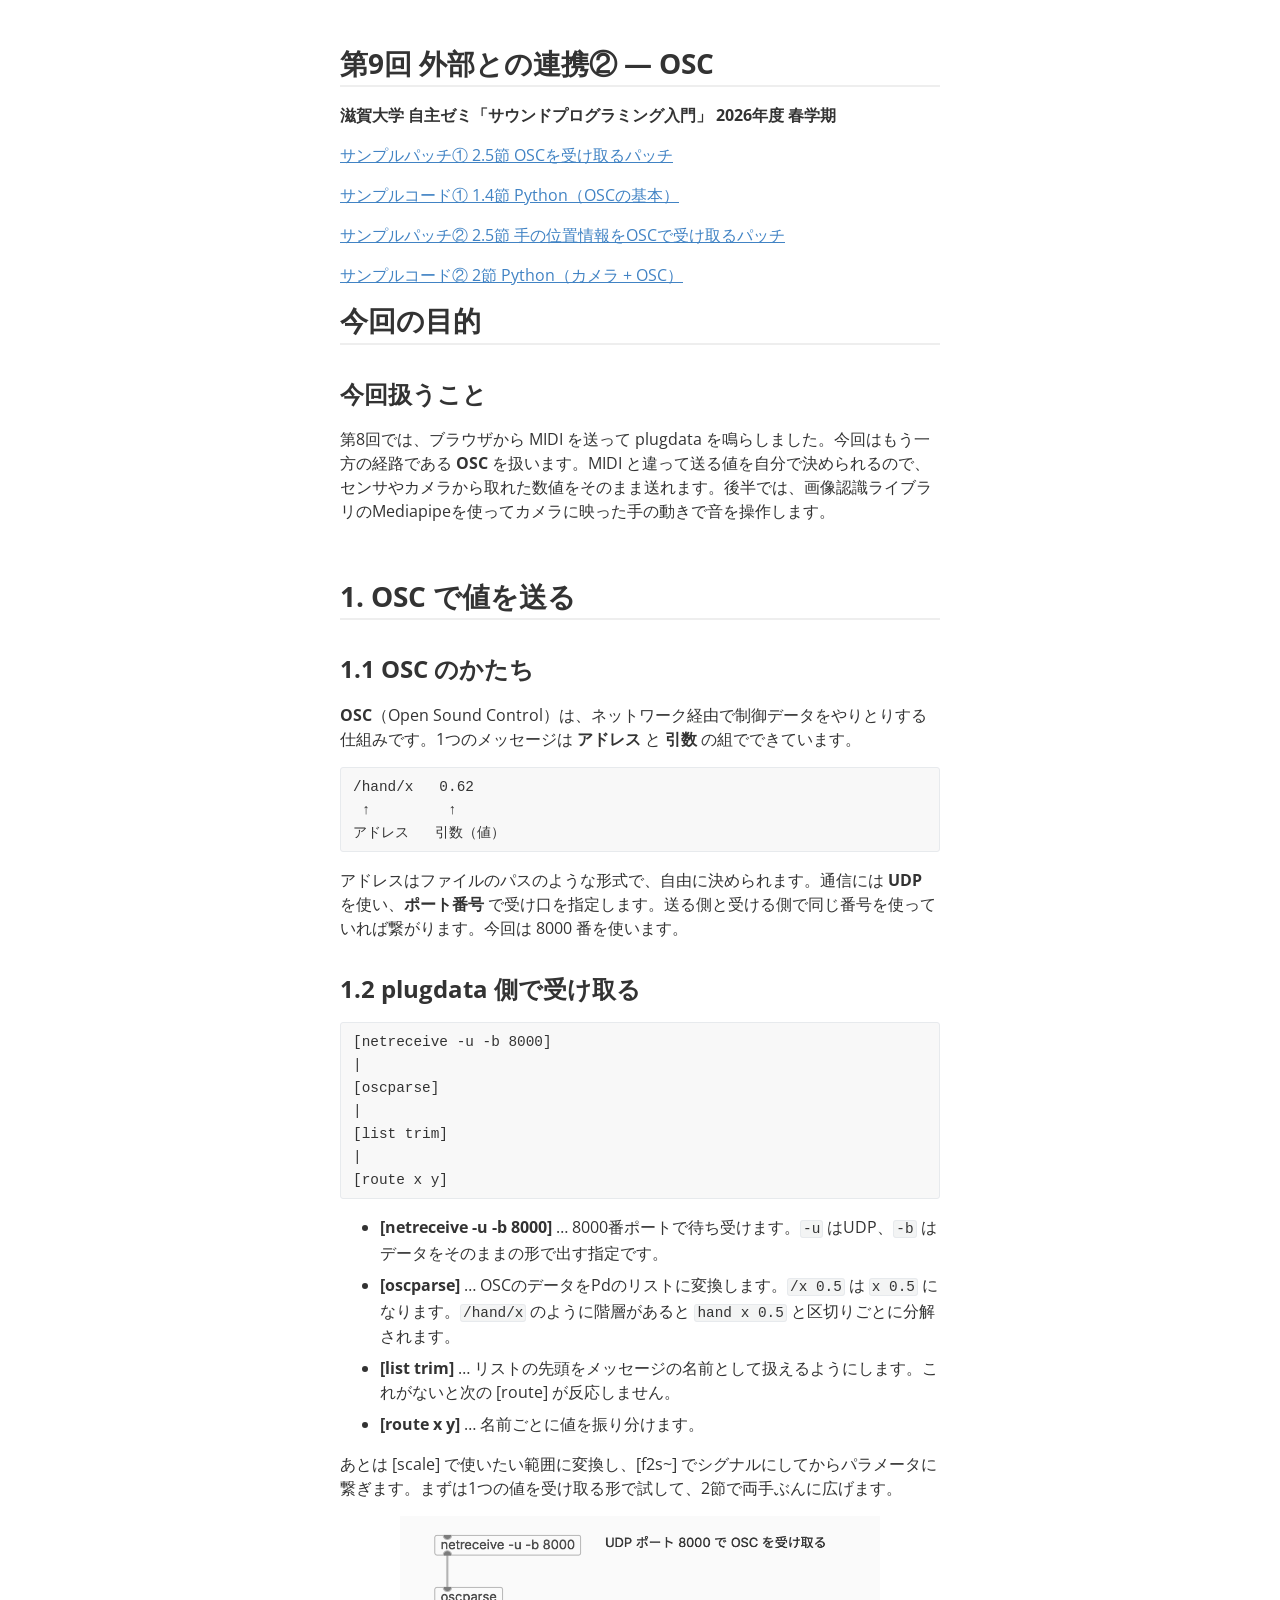
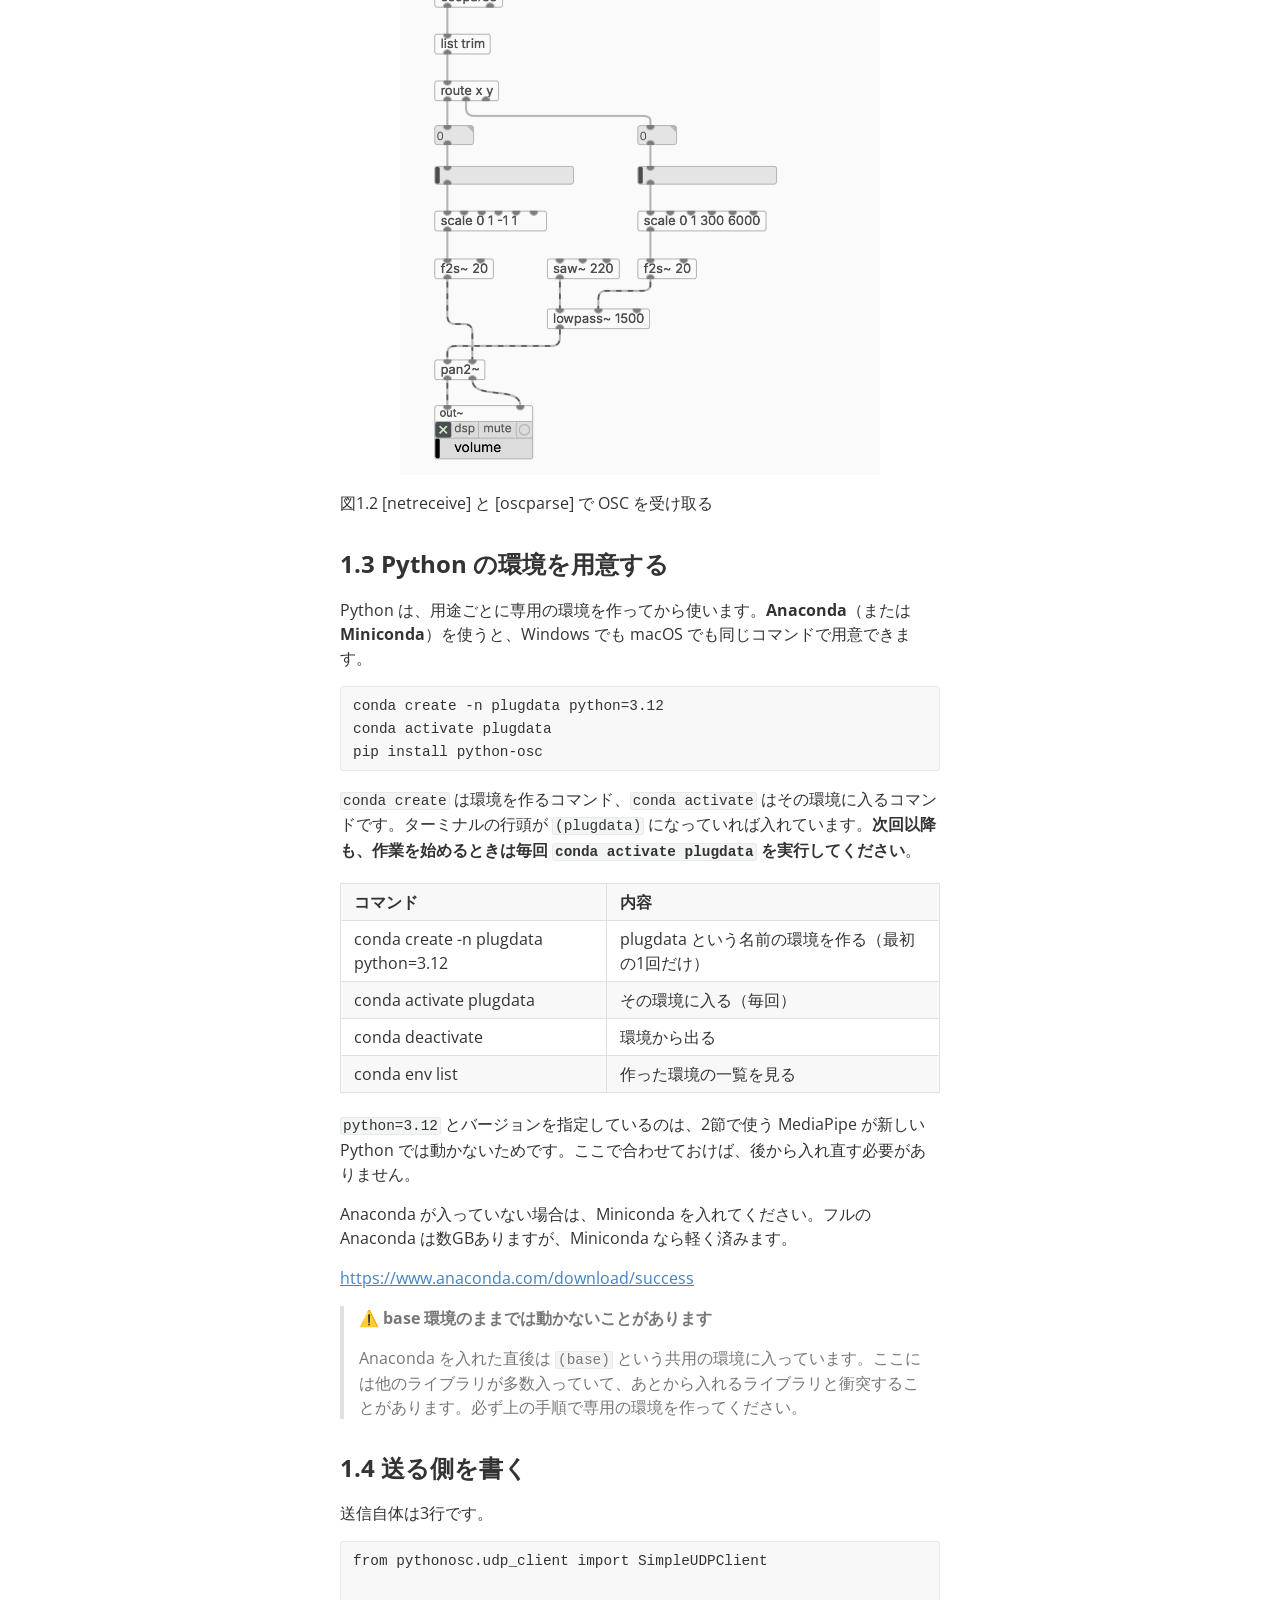
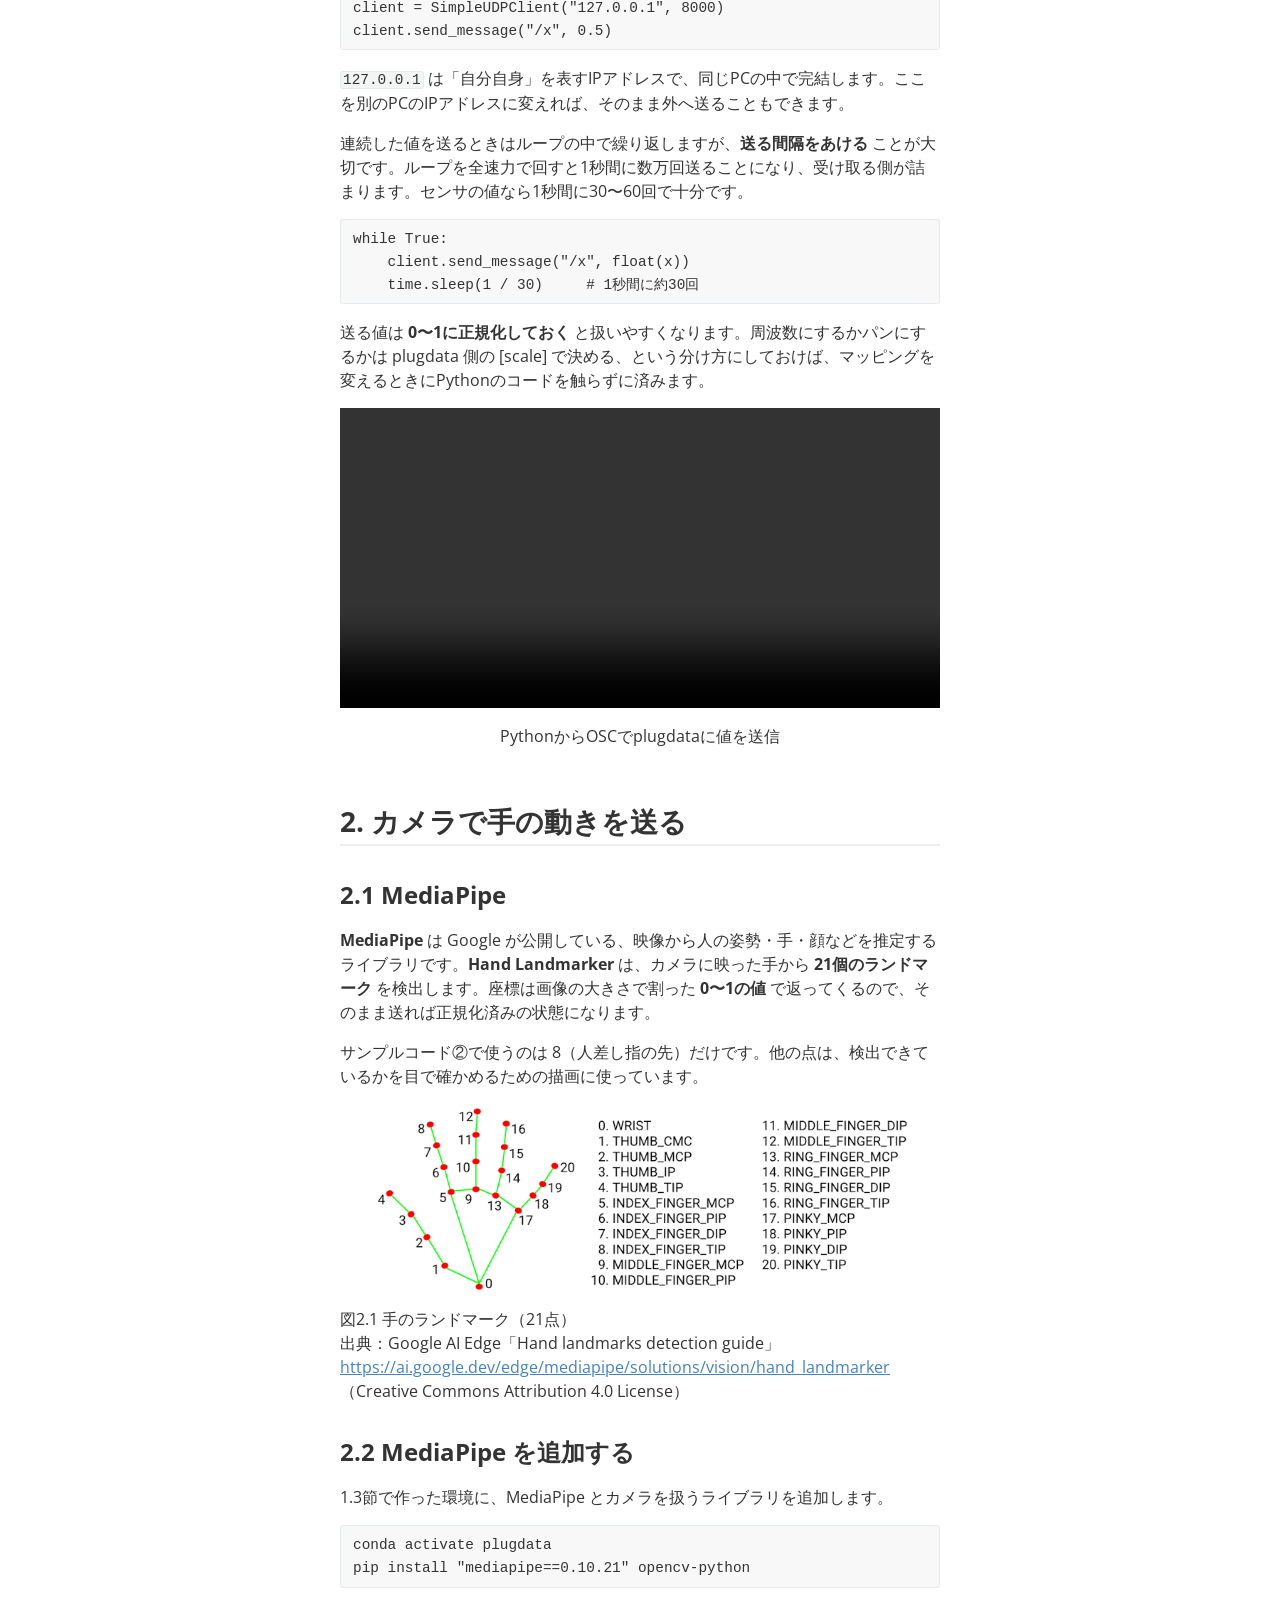
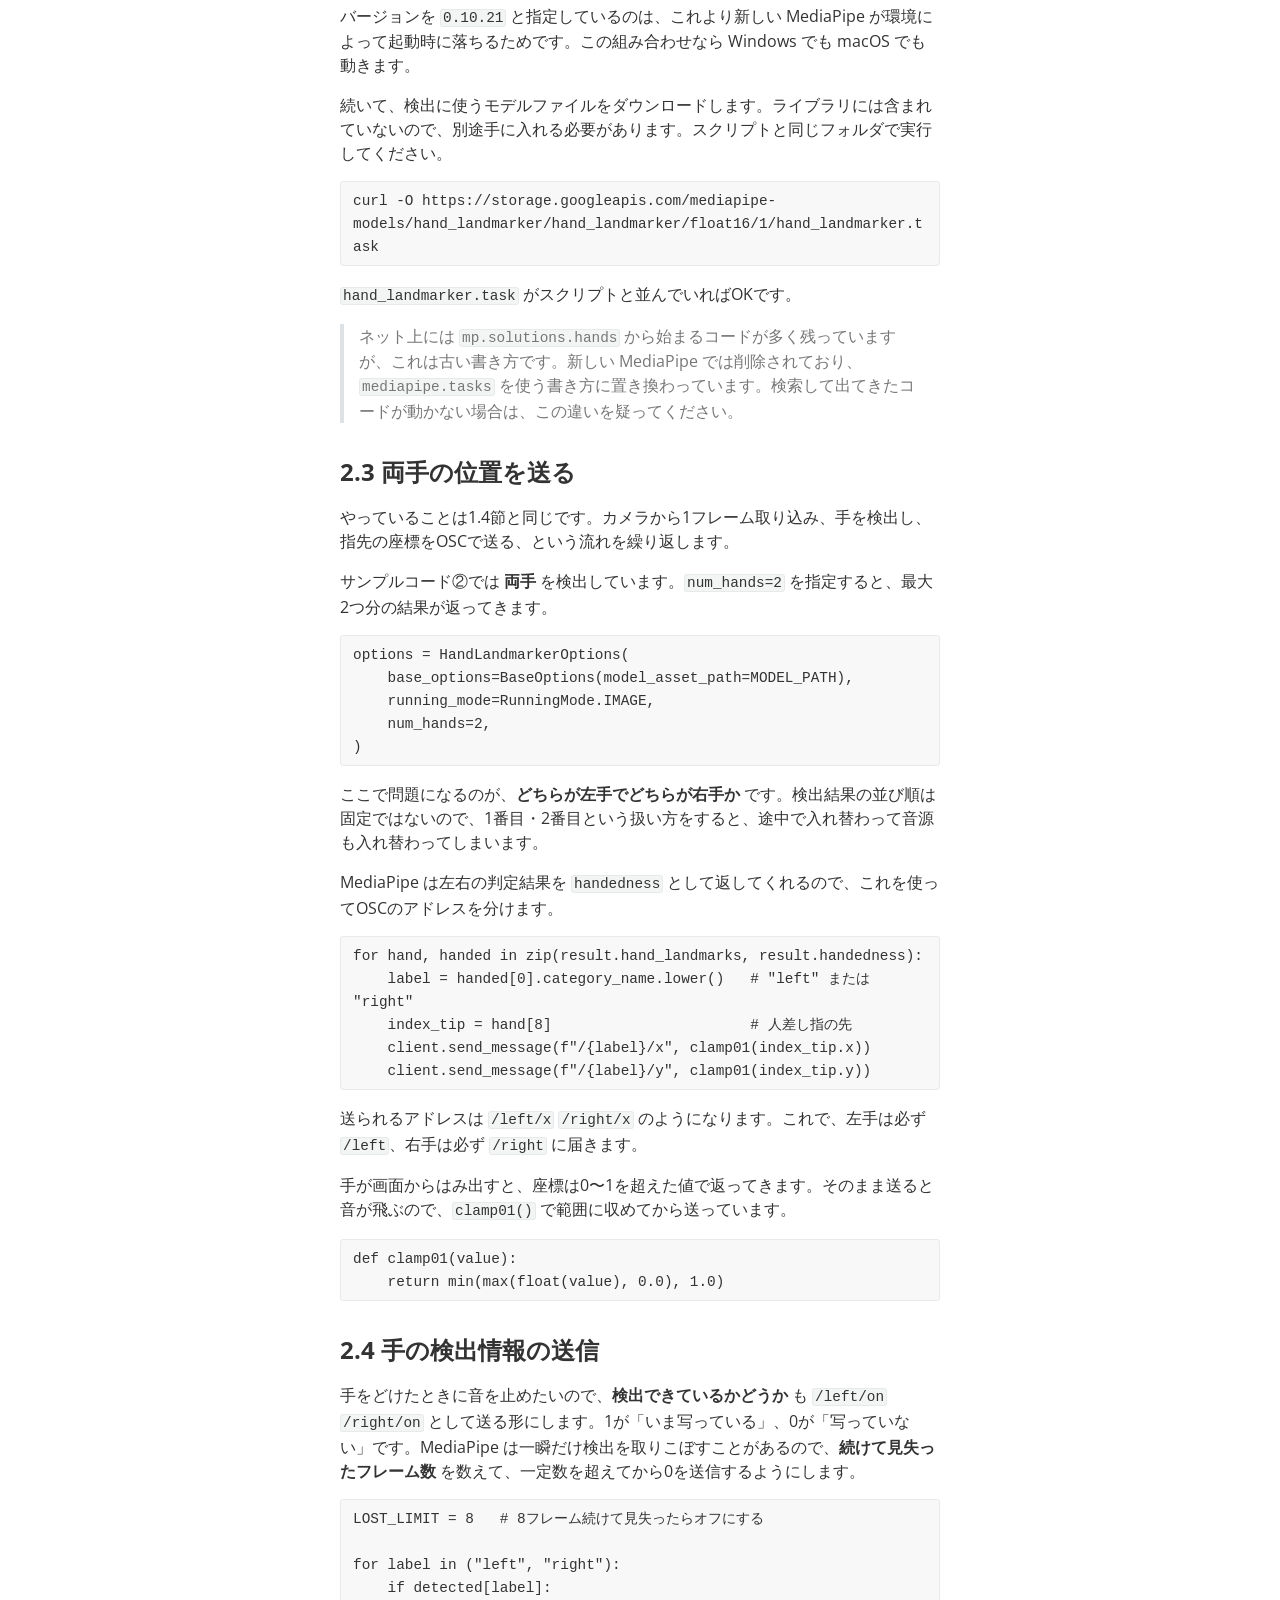
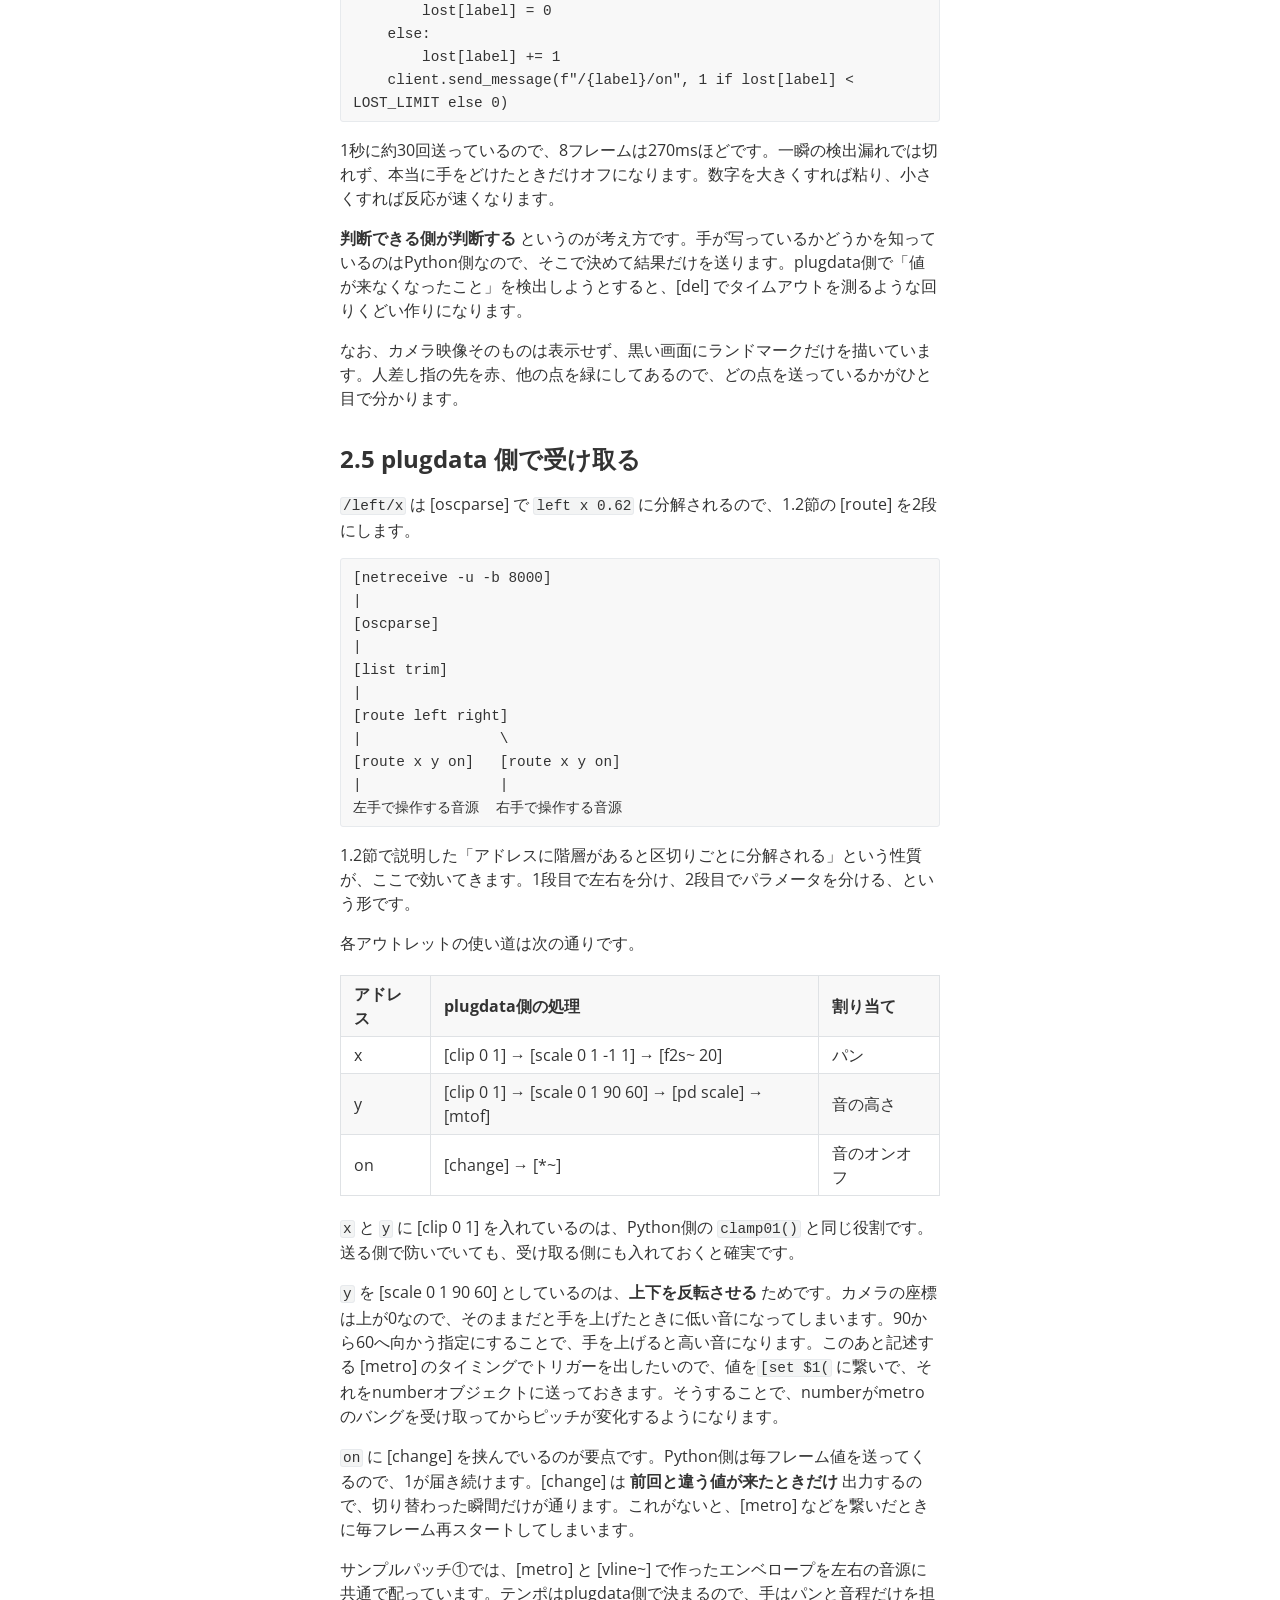
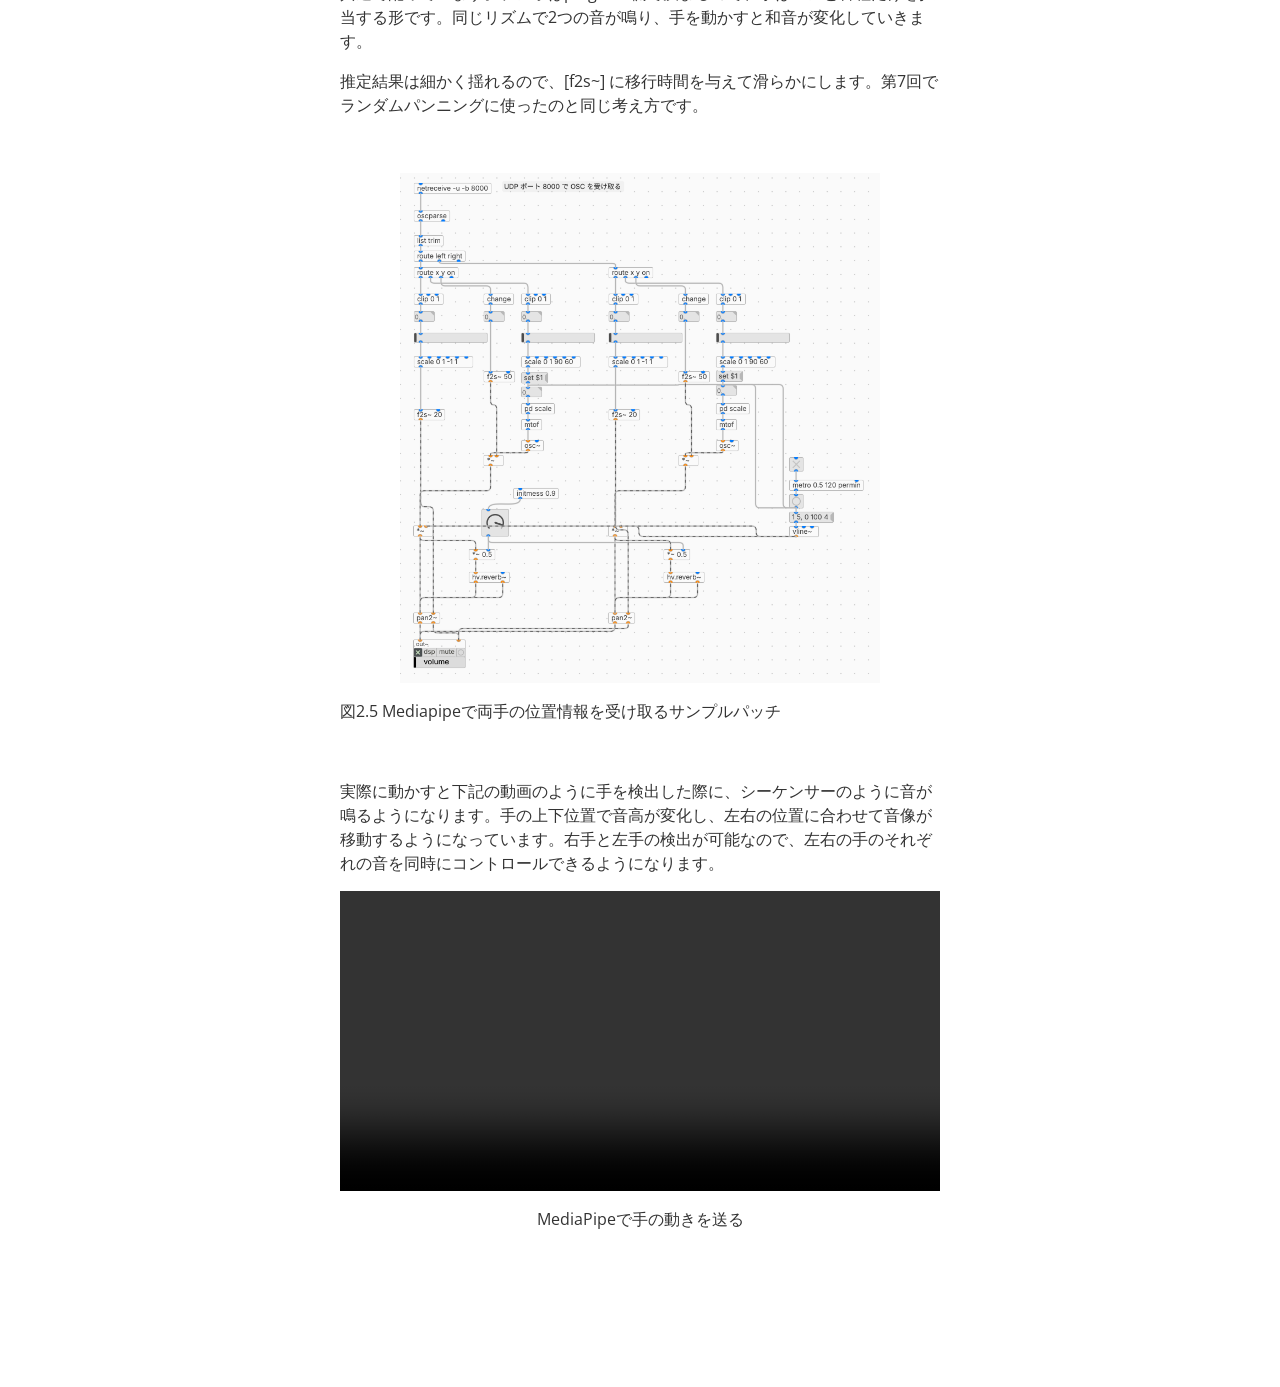
<file: lectures/9_osc/9_osc.html>
<!doctype html>
<html>
<head>
<link rel="icon" href="../../img/pd_study_icon.png" type="image/png">
<meta charset='UTF-8'><meta name='viewport' content='width=device-width initial-scale=1'><style type='text/css'>html {overflow-x: initial !important;}</style>
<style type='text/css'  id="style-base">:root { --bg-color: #ffffff; --text-color: #333333; --select-text-bg-color: #B5D6FC; --select-text-font-color: auto; --monospace: "Lucida Console",Consolas,"Courier",monospace; --title-bar-height: 20px; }
.mac-os-11 { --title-bar-height: 28px; }
html { font-size: 14px; background-color: var(--bg-color); color: var(--text-color); font-family: "Helvetica Neue", Helvetica, Arial, "Segoe UI Emoji", "SF Pro", sans-serif; -webkit-font-smoothing: antialiased; }
h1, h2, h3, h4, h5 { white-space: pre-wrap; }
body { margin: 0px; padding: 0px; height: auto; inset: 0px; font-size: 1rem; line-height: 1.428571; overflow-x: hidden; background: inherit; }
iframe { margin: auto; }
a.url { word-break: break-all; }
a:active, a:hover { outline: 0px; }
.in-text-selection, ::selection { text-shadow: none; background: var(--select-text-bg-color); color: var(--select-text-font-color); }
#write { margin: 0px auto; height: auto; width: inherit; word-break: normal; overflow-wrap: break-word; position: relative; white-space: normal; overflow-x: visible; padding-top: 36px; }
#write.first-line-indent p { text-indent: 2em; }
#write.first-line-indent li p, #write.first-line-indent p *, #write.first-line-indent svg * { text-indent: 0px; }
#write.first-line-indent li { margin-left: 2em; }
.for-image #write { padding-left: 8px; padding-right: 8px; }
body.typora-export { padding-left: 30px; padding-right: 30px; }
.typora-export .footnote-line, .typora-export li, .typora-export p { white-space: pre-wrap; }
.typora-export .task-list-item input { pointer-events: none; }
@media screen and (max-width: 500px) {
  body.typora-export { padding-left: 0px; padding-right: 0px; }
  #write { padding-left: 20px; padding-right: 20px; }
}
#write li > figure:last-child { margin-bottom: 0.5rem; }
#write ol, #write ul { position: relative; }
img { max-width: 100%; vertical-align: middle; image-orientation: from-image; }
img:not([height]) { height: auto; }
button, input, select, textarea { color: inherit; font-style: inherit; font-variant-caps: inherit; font-weight: inherit; font-width: inherit; font-size: inherit; line-height: inherit; font-family: inherit; font-size-adjust: inherit; font-kerning: inherit; font-variant-alternates: inherit; font-variant-ligatures: inherit; font-variant-numeric: inherit; font-variant-east-asian: inherit; font-variant-position: inherit; font-variant-emoji: inherit; font-feature-settings: inherit; font-optical-sizing: inherit; font-variation-settings: inherit; }
input[type="checkbox"], input[type="radio"] { line-height: normal; padding: 0px; }
*, ::after, ::before { box-sizing: border-box; }
svg sub, svg sup { position: static; }
.nodeLabel p { padding-right: 2px; padding-left: 2px; }
.typora-export .nodeLabel p { padding-right: 0px; padding-left: 0px; }
foreignObject { overflow: visible; }
p { line-height: inherit; }
h1, h2, h3, h4, h5, h6 { break-after: avoid-page; break-inside: avoid; orphans: 4; }
p { orphans: 4; }
li p { orphans: 1; }
h1 { font-size: 2rem; }
h2 { font-size: 1.8rem; }
h3 { font-size: 1.6rem; }
h4 { font-size: 1.4rem; }
h5 { font-size: 1.2rem; }
h6 { font-size: 1rem; }
.md-math-block, .md-rawblock, h1, h2, h3, h4, h5, h6, p { margin-top: 1rem; margin-bottom: 1rem; }
.hidden { display: none; }
.md-blockmeta { color: rgb(204, 204, 204); font-weight: 700; font-style: italic; }
a { cursor: pointer; }
sup.md-footnote { padding: 2px 4px; background-color: rgba(238, 238, 238, 0.7); color: rgb(85, 85, 85); border-radius: 4px; cursor: pointer; }
sup.md-footnote a, sup.md-footnote a:hover { color: inherit; text-transform: inherit; text-decoration: inherit; }
#write input[type="checkbox"] { cursor: pointer; width: inherit; height: inherit; }
figure { overflow-x: auto; margin: 1.2em 0px; max-width: calc(100% + 16px); padding: 0px; }
figure > table { margin: 0px; }
thead, tr { break-inside: avoid; break-after: auto; }
thead { display: table-header-group; }
table { border-collapse: collapse; border-spacing: 0px; width: 100%; overflow: auto; break-inside: auto; text-align: left; }
table.md-table td { min-width: 32px; }
.CodeMirror-gutters { border-right-width: 0px; border-right-style: none; border-right-color: currentcolor; background-color: inherit; }
.CodeMirror-linenumber { -webkit-user-select: none; }
.CodeMirror { text-align: left; }
.CodeMirror-placeholder { opacity: 0.3; }
.CodeMirror pre { padding: 0px 4px; }
.CodeMirror-lines { padding: 0px; }
div.hr:focus { cursor: none; }
#write pre { white-space: pre-wrap; }
#write.fences-no-line-wrapping pre { white-space: pre; }
#write pre.ty-contain-cm { white-space: normal; }
.CodeMirror-gutters { margin-right: 4px; }
.md-fences { font-size: 0.9rem; position: relative; display: block; break-inside: avoid; text-align: left; overflow: visible; white-space: pre; background: inherit; }
.md-fences-adv-panel { width: 100%; margin-top: 10px; text-align: center; padding-top: 0px; padding-bottom: 8px; overflow-x: auto; }
#write .md-fences.mock-cm { white-space: pre-wrap; }
.md-fences.md-fences-with-lineno { padding-left: 0px; }
#write.fences-no-line-wrapping .md-fences.mock-cm { white-space: pre; overflow-x: auto; }
.md-fences.mock-cm.md-fences-with-lineno { padding-left: 8px; }
.CodeMirror-line, twitterwidget { break-inside: avoid; }
svg { break-inside: avoid; }
.footnotes { opacity: 0.8; font-size: 0.9rem; margin-top: 1em; margin-bottom: 1em; }
.footnotes + .footnotes { margin-top: 0px; }
.md-reset { margin: 0px; padding: 0px; border: 0px; outline: 0px; vertical-align: top; background: 0px 0px; text-decoration: none; text-shadow: none; float: none; position: static; width: auto; height: auto; white-space: nowrap; cursor: inherit; line-height: normal; font-weight: 400; text-align: left; box-sizing: content-box; direction: ltr; }
li div { padding-top: 0px; }
blockquote { margin: 1rem 0px; }
li .mathjax-block, li p { margin: 0.5rem 0px; }
li blockquote { margin: 1rem 0px; }
li { margin: 0px; position: relative; }
blockquote > :last-child { margin-bottom: 0px; }
blockquote > :first-child, li > :first-child { margin-top: 0px; }
.footnotes-area { color: rgb(136, 136, 136); margin-top: 0.714rem; padding-bottom: 0.143rem; white-space: normal; }
#write .footnote-line { white-space: pre-wrap; }
@media print {
  body, html { border: 1px solid transparent; height: 99%; break-after: avoid; break-before: avoid; font-variant-ligatures: no-common-ligatures; }
  #write { margin-top: 0px; border-color: transparent !important; padding-top: 0px !important; padding-bottom: 0px !important; }
  .typora-export * { print-color-adjust: exact; }
  .typora-export #write { break-after: avoid; }
  .typora-export #write::after { height: 0px; }
  .is-mac table { break-inside: avoid; }
  #write > p:nth-child(1) { margin-top: 0px; }
  .typora-export-show-outline .typora-export-sidebar { display: none; }
  figure { overflow-x: visible; }
}
.footnote-line { margin-top: 0.714em; font-size: 0.7em; }
a img, img a { cursor: pointer; }
pre.md-meta-block { font-size: 0.8rem; min-height: 0.8rem; white-space: pre-wrap; background: rgb(204, 204, 204); display: block; overflow-x: hidden; }
p > .md-image:only-child:not(.md-img-error) img, p > img:only-child { display: block; margin: auto; }
#write.first-line-indent p > .md-image:only-child:not(.md-img-error) img { left: -2em; position: relative; }
p > .md-image:only-child { display: inline-block; width: 100%; }
#write .MathJax_Display { margin: 0.8em 0px 0px; }
.md-math-block { width: 100%; }
.md-math-block:not(:empty)::after { display: none; }
.MathJax_ref { fill: currentcolor; }
[contenteditable="true"]:active, [contenteditable="true"]:focus, [contenteditable="false"]:active, [contenteditable="false"]:focus { outline: 0px; box-shadow: none; }
.md-task-list-item { position: relative; list-style-type: none; }
.task-list-item.md-task-list-item { padding-left: 0px; }
.md-task-list-item > input { position: absolute; top: 0px; left: 0px; margin-left: -1.2em; margin-top: calc(1em - 10px); border: medium; }
.math { font-size: 1rem; }
.md-toc { min-height: 3.58rem; position: relative; font-size: 0.9rem; border-radius: 10px; }
.md-toc-content { position: relative; margin-left: 0px; }
.md-toc-content::after, .md-toc::after { display: none; }
.md-toc-item { display: block; color: rgb(65, 131, 196); }
.md-toc-item a { text-decoration: none; }
.md-toc-inner:hover { text-decoration: underline; }
.md-toc-inner { display: inline-block; cursor: pointer; }
.md-toc-h1 .md-toc-inner { margin-left: 0px; font-weight: 700; }
.md-toc-h2 .md-toc-inner { margin-left: 2em; }
.md-toc-h3 .md-toc-inner { margin-left: 4em; }
.md-toc-h4 .md-toc-inner { margin-left: 6em; }
.md-toc-h5 .md-toc-inner { margin-left: 8em; }
.md-toc-h6 .md-toc-inner { margin-left: 10em; }
@media screen and (max-width: 48em) {
  .md-toc-h3 .md-toc-inner { margin-left: 3.5em; }
  .md-toc-h4 .md-toc-inner { margin-left: 5em; }
  .md-toc-h5 .md-toc-inner { margin-left: 6.5em; }
  .md-toc-h6 .md-toc-inner { margin-left: 8em; }
}
a.md-toc-inner { font-size: inherit; font-style: inherit; font-weight: inherit; line-height: inherit; }
.footnote-line a:not(.reversefootnote) { color: inherit; }
.reversefootnote { font-family: ui-monospace, sans-serif; }
.md-attr { display: none; }
.md-fn-count::after { content: "."; }
code, pre, samp, tt { font-family: var(--monospace); }
kbd { margin: 0px 0.1em; padding: 0.1em 0.6em; font-size: 0.8em; color: rgb(36, 39, 41); background: rgb(255, 255, 255); border: 1px solid rgb(173, 179, 185); border-radius: 3px; box-shadow: rgba(12, 13, 14, 0.2) 0px 1px 0px, rgb(255, 255, 255) 0px 0px 0px 2px inset; white-space: nowrap; vertical-align: middle; }
.md-comment { color: rgb(162, 127, 3); opacity: 0.6; font-family: var(--monospace); }
code { text-align: left; vertical-align: initial; }
a.md-print-anchor { white-space: pre !important; border-width: medium !important; border-style: none !important; border-color: currentcolor !important; display: inline-block !important; position: absolute !important; width: 1px !important; right: 0px !important; outline: 0px !important; background: 0px 0px !important; text-decoration: initial !important; text-shadow: initial !important; }
.os-windows.monocolor-emoji .md-emoji { font-family: "Segoe UI Symbol", sans-serif; }
.md-diagram-panel > svg { max-width: 100%; }
[lang="flow"] svg, [lang="mermaid"] svg { max-width: 100%; height: auto; }
[lang="mermaid"] .node text { font-size: 1rem; }
table tr th { border-bottom-width: 0px; border-bottom-style: none; border-bottom-color: currentcolor; }
video { max-width: 100%; display: block; margin: 0px auto; }
iframe { max-width: 100%; width: 100%; border: medium; }
.highlight td, .highlight tr { border: 0px; }
mark { background: rgb(255, 255, 0); color: rgb(0, 0, 0); }
.md-html-inline .md-plain, .md-html-inline strong, mark .md-inline-math, mark strong { color: inherit; }
.md-expand mark .md-meta { opacity: 0.3 !important; }
mark .md-meta { color: rgb(0, 0, 0); }
@media print {
  .typora-export h1, .typora-export h2, .typora-export h3, .typora-export h4, .typora-export h5, .typora-export h6 { break-inside: avoid; }
}
.md-diagram-panel .messageText { stroke: none !important; }
.md-diagram-panel .start-state { fill: var(--node-fill); }
.md-diagram-panel .edgeLabel rect { opacity: 1 !important; }
.md-fences.md-fences-math { font-size: 1em; }
.md-fences-advanced:not(.md-focus) { padding: 0px; white-space: nowrap; border: 0px; }
.md-fences-advanced:not(.md-focus) { background: inherit; }
.mermaid-svg { margin: auto; }
.typora-export-show-outline .typora-export-content { max-width: 1440px; margin: auto; display: flex; flex-direction: row; }
.typora-export-sidebar { width: 300px; font-size: 0.8rem; margin-top: 80px; margin-right: 18px; }
.typora-export-show-outline #write { --webkit-flex: 2; flex: 2 1 0%; }
.typora-export-sidebar .outline-content { position: fixed; top: 0px; max-height: 100%; overflow: hidden auto; padding-bottom: 30px; padding-top: 60px; width: 300px; }
@media screen and (max-width: 1024px) {
  .typora-export-sidebar, .typora-export-sidebar .outline-content { width: 240px; }
}
@media screen and (max-width: 800px) {
  .typora-export-sidebar { display: none; }
}
.outline-content li, .outline-content ul { margin-left: 0px; margin-right: 0px; padding-left: 0px; padding-right: 0px; list-style: none; overflow-wrap: anywhere; }
.outline-content ul { margin-top: 0px; margin-bottom: 0px; }
.outline-content strong { font-weight: 400; }
.outline-expander { width: 1rem; height: 1.428571rem; position: relative; display: table-cell; vertical-align: middle; cursor: pointer; padding-left: 4px; }
.outline-expander::before { content: ""; position: relative; font-family: Ionicons; display: inline-block; font-size: 8px; vertical-align: middle; }
.outline-item { padding-top: 3px; padding-bottom: 3px; cursor: pointer; }
.outline-expander:hover::before { content: ""; }
.outline-h1 > .outline-item { padding-left: 0px; }
.outline-h2 > .outline-item { padding-left: 1em; }
.outline-h3 > .outline-item { padding-left: 2em; }
.outline-h4 > .outline-item { padding-left: 3em; }
.outline-h5 > .outline-item { padding-left: 4em; }
.outline-h6 > .outline-item { padding-left: 5em; }
.outline-label { cursor: pointer; display: table-cell; vertical-align: middle; text-decoration: none; color: inherit; }
.outline-label:hover { text-decoration: underline; }
.outline-item:hover { border-color: rgb(245, 245, 245); background-color: var(--item-hover-bg-color); }
.outline-item:hover { margin-left: -28px; margin-right: -28px; border-left-width: 28px; border-left-style: solid; border-left-color: transparent; border-right-width: 28px; border-right-style: solid; border-right-color: transparent; }
.outline-item-single .outline-expander::before, .outline-item-single .outline-expander:hover::before { display: none; }
.outline-item-open > .outline-item > .outline-expander::before { content: ""; }
.outline-children { display: none; }
.info-panel-tab-wrapper { display: none; }
.outline-item-open > .outline-children { display: block; }
.typora-export .outline-item { padding-top: 1px; padding-bottom: 1px; }
.typora-export .outline-item:hover { margin-right: -8px; border-right-width: 8px; border-right-style: solid; border-right-color: transparent; }
.typora-export .outline-expander::before { content: "+"; font-family: inherit; top: -1px; }
.typora-export .outline-expander:hover::before, .typora-export .outline-item-open > .outline-item > .outline-expander::before { content: "−"; }
.typora-export-collapse-outline .outline-children { display: none; }
.typora-export-collapse-outline .outline-item-open > .outline-children, .typora-export-no-collapse-outline .outline-children { display: block; }
.typora-export-no-collapse-outline .outline-expander::before { content: "" !important; }
.typora-export-show-outline .outline-item-active > .outline-item .outline-label { font-weight: 700; }
.md-inline-math-container mjx-container { zoom: 0.95; }
mjx-container { break-inside: avoid; }
.md-alert.md-alert-note { border-left-color: rgb(9, 105, 218); }
.md-alert.md-alert-important { border-left-color: rgb(130, 80, 223); }
.md-alert.md-alert-warning { border-left-color: rgb(154, 103, 0); }
.md-alert.md-alert-tip { border-left-color: rgb(31, 136, 61); }
.md-alert.md-alert-caution { border-left-color: rgb(207, 34, 46); }
.md-alert { padding: 0px 1em; margin-bottom: 16px; color: inherit; border-left-width: 0.25em; border-left-style: solid; border-left-color: rgb(0, 0, 0); }
.md-alert-text-note { color: rgb(9, 105, 218); }
.md-alert-text-important { color: rgb(130, 80, 223); }
.md-alert-text-warning { color: rgb(154, 103, 0); }
.md-alert-text-tip { color: rgb(31, 136, 61); }
.md-alert-text-caution { color: rgb(207, 34, 46); }
.md-alert-text { font-size: 0.9rem; font-weight: 700; }
.md-alert-text svg { fill: currentcolor; position: relative; top: 0.125em; margin-right: 1ch; overflow: visible; }
.md-alert-text-container::after { content: attr(data-text); text-transform: capitalize; pointer-events: none; margin-right: 1ch; }

</style>
<style type='text/css'  id="style-codemirror">.CodeMirror { height: auto; }
.CodeMirror.cm-s-inner { background: inherit; }
.CodeMirror-scroll { overflow: auto hidden; z-index: 3; }
.CodeMirror-gutter-filler, .CodeMirror-scrollbar-filler { background-color: rgb(255, 255, 255); }
.CodeMirror-gutters { border-right-width: 1px; border-right-style: solid; border-right-color: rgb(221, 221, 221); background: inherit; white-space: nowrap; }
.CodeMirror-linenumber { padding: 0px 3px 0px 5px; text-align: right; color: rgb(153, 153, 153); }
.cm-s-inner .cm-keyword { color: rgb(119, 0, 136); }
.cm-s-inner .cm-atom, .cm-s-inner.cm-atom { color: rgb(34, 17, 153); }
.cm-s-inner .cm-number { color: rgb(17, 102, 68); }
.cm-s-inner .cm-def { color: rgb(0, 0, 255); }
.cm-s-inner .cm-variable { color: rgb(0, 0, 0); }
.cm-s-inner .cm-variable-2 { color: rgb(0, 85, 170); }
.cm-s-inner .cm-variable-3 { color: rgb(0, 136, 85); }
.cm-s-inner .cm-string { color: rgb(170, 17, 17); }
.cm-s-inner .cm-property { color: rgb(0, 0, 0); }
.cm-s-inner .cm-operator { color: rgb(152, 26, 26); }
.cm-s-inner .cm-comment, .cm-s-inner.cm-comment { color: rgb(170, 85, 0); }
.cm-s-inner .cm-string-2 { color: rgb(255, 85, 0); }
.cm-s-inner .cm-meta { color: rgb(85, 85, 85); }
.cm-s-inner .cm-qualifier { color: rgb(85, 85, 85); }
.cm-s-inner .cm-builtin { color: rgb(51, 0, 170); }
.cm-s-inner .cm-bracket { color: rgb(153, 153, 119); }
.cm-s-inner .cm-tag { color: rgb(17, 119, 0); }
.cm-s-inner .cm-attribute { color: rgb(0, 0, 204); }
.cm-s-inner .cm-header, .cm-s-inner.cm-header { color: rgb(0, 0, 255); }
.cm-s-inner .cm-quote, .cm-s-inner.cm-quote { color: rgb(0, 153, 0); }
.cm-s-inner .cm-hr, .cm-s-inner.cm-hr { color: rgb(153, 153, 153); }
.cm-s-inner .cm-link, .cm-s-inner.cm-link { color: rgb(0, 0, 204); }
.cm-negative { color: rgb(221, 68, 68); }
.cm-positive { color: rgb(34, 153, 34); }
.cm-header, .cm-strong { font-weight: 700; }
.cm-del { text-decoration: line-through; }
.cm-em { font-style: italic; }
.cm-link { text-decoration: underline; }
.cm-error { color: red; }
.cm-invalidchar { color: red; }
.cm-constant { color: rgb(38, 139, 210); }
.cm-defined { color: rgb(181, 137, 0); }
div.CodeMirror span.CodeMirror-matchingbracket { color: rgb(0, 255, 0); }
div.CodeMirror span.CodeMirror-nonmatchingbracket { color: rgb(255, 34, 34); }
.cm-s-inner .CodeMirror-activeline-background { background: inherit; }
.CodeMirror { position: relative; overflow: hidden; }
.CodeMirror-scroll { height: 100%; outline: 0px; position: relative; box-sizing: content-box; background: inherit; }
.CodeMirror-sizer { position: relative; }
.CodeMirror-gutter-filler, .CodeMirror-hscrollbar, .CodeMirror-scrollbar-filler, .CodeMirror-vscrollbar { position: absolute; z-index: 6; display: none; outline: 0px; }
.CodeMirror-vscrollbar { right: 0px; top: 0px; overflow: hidden; }
.CodeMirror-hscrollbar { bottom: 0px; left: 0px; overflow: auto hidden; }
.CodeMirror-scrollbar-filler { right: 0px; bottom: 0px; }
.CodeMirror-gutter-filler { left: 0px; bottom: 0px; }
.CodeMirror-gutters { position: absolute; left: 0px; top: 0px; padding-bottom: 10px; z-index: 3; overflow-y: hidden; }
.CodeMirror-gutter { white-space: normal; height: 100%; box-sizing: content-box; padding-bottom: 30px; margin-bottom: -32px; display: inline-block; }
.CodeMirror-gutter-wrapper { position: absolute; z-index: 4; background: 0px 0px !important; border: medium !important; }
.CodeMirror-gutter-background { position: absolute; top: 0px; bottom: 0px; z-index: 4; }
.CodeMirror-gutter-elt { position: absolute; cursor: default; z-index: 4; }
.CodeMirror-lines { cursor: text; }
.CodeMirror pre { border-radius: 0px; border-width: 0px; background: 0px 0px; font-family: inherit; font-size: inherit; margin: 0px; white-space: pre; overflow-wrap: normal; color: inherit; z-index: 2; position: relative; overflow: visible; }
.CodeMirror-wrap pre { overflow-wrap: break-word; white-space: pre-wrap; word-break: normal; }
.CodeMirror-code pre { border-right-width: 30px; border-right-style: solid; border-right-color: transparent; width: fit-content; }
.CodeMirror-wrap .CodeMirror-code pre { border-right-width: medium; border-right-style: none; border-right-color: currentcolor; width: auto; }
.CodeMirror-linebackground { position: absolute; inset: 0px; z-index: 0; }
.CodeMirror-linewidget { position: relative; z-index: 2; overflow: auto; }
.CodeMirror-wrap .CodeMirror-scroll { overflow-x: hidden; }
.CodeMirror-measure { position: absolute; width: 100%; height: 0px; overflow: hidden; visibility: hidden; }
.CodeMirror-measure pre { position: static; }
.CodeMirror div.CodeMirror-cursor { position: absolute; visibility: hidden; border-right-width: medium; border-right-style: none; border-right-color: currentcolor; width: 0px; }
.CodeMirror div.CodeMirror-cursor { visibility: hidden; }
.CodeMirror-focused div.CodeMirror-cursor { visibility: inherit; }
.cm-searching { background: rgba(255, 255, 0, 0.4); }
span.cm-underlined { text-decoration: underline; }
span.cm-strikethrough { text-decoration: line-through; }
.cm-tw-syntaxerror { color: rgb(255, 255, 255); background-color: rgb(153, 0, 0); }
.cm-tw-deleted { text-decoration: line-through; }
.cm-tw-header5 { font-weight: 700; }
.cm-tw-listitem:first-child { padding-left: 10px; }
.cm-tw-box { border-style: solid; border-right-width: 1px; border-bottom-width: 1px; border-left-width: 1px; border-color: inherit; border-top-width: 0px !important; }
.cm-tw-underline { text-decoration: underline; }
@media print {
  .CodeMirror div.CodeMirror-cursor { visibility: hidden; }
}

</style>
<link rel='stylesheet' href='https://fonts.googleapis.com/css?family=Open+Sans:400italic,700italic,700,400&amp;subset=latin,latin-ext' type='text/css' />
<style type='text/css'  id="style-theme_css">:root {
    --side-bar-bg-color: #fafafa;
    --control-text-color: #777;
}

@include-when-export url(https://fonts.googleapis.com/css?family=Open+Sans:400italic,700italic,700,400&subset=latin,latin-ext);

/* open-sans-regular - latin-ext_latin */
  /* open-sans-italic - latin-ext_latin */
    /* open-sans-700 - latin-ext_latin */
    /* open-sans-700italic - latin-ext_latin */
  html {
    font-size: 16px;
    -webkit-font-smoothing: antialiased;
}

body {
    font-family: "Open Sans","Clear Sans", "Helvetica Neue", Helvetica, Arial, 'Segoe UI Emoji', 'SF Pro', sans-serif;
    color: rgb(51, 51, 51);
    line-height: 1.6;
}

#write {
    max-width: 660px;
  	margin: 0 auto;
  	padding: 30px;
    padding-bottom: 100px;
}

@media only screen and (min-width: 1400px) {
	#write {
		max-width: 1024px;
	}
}

@media only screen and (min-width: 1800px) {
	#write {
		max-width: 1200px;
	}
}

#write > ul:first-child,
#write > ol:first-child{
    margin-top: 30px;
}

a {
    color: #4183C4;
}
h1,
h2,
h3,
h4,
h5,
h6 {
    position: relative;
    margin-top: 1rem;
    margin-bottom: 1rem;
    font-weight: bold;
    line-height: 1.4;
    cursor: text;
}
h1:hover a.anchor,
h2:hover a.anchor,
h3:hover a.anchor,
h4:hover a.anchor,
h5:hover a.anchor,
h6:hover a.anchor {
    text-decoration: none;
}
h1 tt,
h1 code {
    font-size: inherit;
}
h2 tt,
h2 code {
    font-size: inherit;
}
h3 tt,
h3 code {
    font-size: inherit;
}
h4 tt,
h4 code {
    font-size: inherit;
}
h5 tt,
h5 code {
    font-size: inherit;
}
h6 tt,
h6 code {
    font-size: inherit;
}
h1 {
    font-size: 2.25em;
    line-height: 1.2;
    margin-top: 2rem;
    border-bottom: none;
}
h2 {
    font-size: 1.75em;
    line-height: 1.225;
    border-bottom: 2px solid #eee;
    padding-bottom: 5px;
}

/*@media print {
    .typora-export h1,
    .typora-export h2 {
        border-bottom: none;
        padding-bottom: initial;
    }

    .typora-export h1::after,
    .typora-export h2::after {
        content: "";
        display: block;
        height: 100px;
        margin-top: -96px;
        border-top: 1px solid #eee;
    }
}*/

h3 {
    font-size: 1.5em;
    margin-top: 2rem;
    line-height: 1.43;
}
h4 {
    font-size: 1.25em;
}
h5 {
    font-size: 1em;
}
h6 {
   font-size: 1em;
    color: #777;
}
p,
blockquote,
ul,
ol,
dl,
table{
    margin: 1em 0;
    line-height: 1.5;
}
li>ol,
li>ul {
    margin: 0 0;
}
hr {
    height: 2px;
    padding: 0;
    margin: 16px 0;
    background-color: #e7e7e7;
    border: 0 none;
    overflow: hidden;
    box-sizing: content-box;
}

li p.first {
    display: inline-block;
}
ul,
ol {
    padding-left: 30px;
}
ul:first-child,
ol:first-child {
    margin-top: 0;
}
ul:last-child,
ol:last-child {
    margin-bottom: 0;
}
blockquote {
    border-left: 4px solid #dfe2e5;
    padding: 0 15px;
    color: #777777;
}
blockquote blockquote {
    padding-right: 0;
}
table {
    padding: 0;
    word-break: initial;
}
table tr {
    border: 1px solid #dfe2e5;
    margin: 0;
    padding: 0;
}
table tr:nth-child(2n),
thead {
    background-color: #f8f8f8;
}
table th {
    font-weight: bold;
    border: 1px solid #dfe2e5;
    border-bottom: 0;
    margin: 0;
    padding: 6px 13px;
}
table td {
    border: 1px solid #dfe2e5;
    margin: 0;
    padding: 6px 13px;
}
table th:first-child,
table td:first-child {
    margin-top: 0;
}
table th:last-child,
table td:last-child {
    margin-bottom: 0;
}

.CodeMirror-lines {
    padding-left: 4px;
}

.code-tooltip {
    box-shadow: 0 1px 1px 0 rgba(0,28,36,.3);
    border-top: 1px solid #eef2f2;
}

.md-fences,
code,
tt {
    border: 1px solid #e7eaed;
    background-color: #f8f8f8;
    border-radius: 3px;
    padding: 0;
    padding: 2px 4px 0px 4px;
    font-size: 0.9em;
}

code {
    background-color: #f3f4f4;
    padding: 0 2px 0 2px;
}

.md-fences {
    margin-bottom: 15px;
    margin-top: 15px;
    padding-top: 8px;
    padding-bottom: 6px;
}


.md-task-list-item > input {
  margin-left: -1.3em;
}

@media print {
    html {
        font-size: 13px;
    }
    pre {
        page-break-inside: avoid;
        word-wrap: break-word;
    }
}

.md-fences {
	background-color: #f8f8f8;
}
#write pre.md-meta-block {
	padding: 1rem;
    font-size: 85%;
    line-height: 1.45;
    background-color: #f7f7f7;
    border: 0;
    border-radius: 3px;
    color: #777777;
    margin-top: 0 !important;
}

.mathjax-block>.code-tooltip {
	bottom: .375rem;
}

.md-mathjax-midline {
    background: #fafafa;
}

#write>h3.md-focus:before{
	left: -1.5625rem;
	top: .375rem;
}
#write>h4.md-focus:before{
	left: -1.5625rem;
	top: .285714286rem;
}
#write>h5.md-focus:before{
	left: -1.5625rem;
	top: .285714286rem;
}
#write>h6.md-focus:before{
	left: -1.5625rem;
	top: .285714286rem;
}
.md-image>.md-meta {
    /*border: 1px solid #ddd;*/
    border-radius: 3px;
    padding: 2px 0px 0px 4px;
    font-size: 0.9em;
    color: inherit;
}

.md-tag {
    color: #a7a7a7;
    opacity: 1;
}

.md-toc { 
    margin-top:20px;
    padding-bottom:20px;
}

.sidebar-tabs {
    border-bottom: none;
}

#typora-quick-open {
    border: 1px solid #ddd;
    background-color: #f8f8f8;
}

#typora-quick-open-item {
    background-color: #FAFAFA;
    border-color: #FEFEFE #e5e5e5 #e5e5e5 #eee;
    border-style: solid;
    border-width: 1px;
}

/** focus mode */
.on-focus-mode blockquote {
    border-left-color: rgba(85, 85, 85, 0.12);
}

header, .context-menu, .megamenu-content, footer{
    font-family: "Segoe UI", "Arial", sans-serif;
}

.file-node-content:hover .file-node-icon,
.file-node-content:hover .file-node-open-state{
    visibility: visible;
}

.mac-seamless-mode #typora-sidebar {
    background-color: #fafafa;
    background-color: var(--side-bar-bg-color);
}

.mac-os #write{
    caret-color: AccentColor;
}

.md-lang {
    color: #b4654d;
}

/*.html-for-mac {
    --item-hover-bg-color: #E6F0FE;
}*/

#md-notification .btn {
    border: 0;
}

.dropdown-menu .divider {
    border-color: #e5e5e5;
    opacity: 0.4;
}

.ty-preferences .window-content {
    background-color: #fafafa;
}

.ty-preferences .nav-group-item.active {
    color: white;
    background: #999;
}

.menu-item-container a.menu-style-btn {
    background-color: #f5f8fa;
    background-image: linear-gradient( 180deg , hsla(0, 0%, 100%, 0.8), hsla(0, 0%, 100%, 0)); 
}

/* キャプション用のクラス */
#write .caption {
    display: block;        /* ブロック要素として扱う */
    text-align: center;    /* 文字を中央寄せ */
    max-width: 100%;       /* 本文の 650px 制限を無視して横いっぱいに広げる */
    margin: 10px auto 2em; /* 上に10px、左右中央、下に2emの余白 */
    font-size: 0.9em;
    color: #666;
    font-weight: bold;
}</style>
<style type='text/css'  id="style-lp">ol, ul {padding-left: 40px}</style>
<style type='text/css'  id="style-mac-print"> @media print { @page {margin: 0 0 0 0;} body.typora-export {padding-left: 0; padding-right: 0;} #write {padding:0;}}</style>

<title>第9回_外部との連携2_OSC_v2</title>
</head>
<body class='typora-export'><div class='typora-export-content'>
<div id='write'  class=''><h2 id='第9回-外部との連携②--osc'><span>第9回 外部との連携② ― OSC</span></h2><p><strong><span>滋賀大学 自主ゼミ「サウンドプログラミング入門」 2026年度 春学期</span></strong></p><p><a href='https://raw.githubusercontent.com/takanoma1990/plugdata_study/refs/heads/main/lectures/9_osc/patch/1_get_osc_synth.pd'><span>サンプルパッチ① 2.5節 OSCを受け取るパッチ</span></a></p><p><a href='https://raw.githubusercontent.com/takanoma1990/plugdata_study/refs/heads/main/lectures/9_osc/python/osc_send.py'><span>サンプルコード① 1.4節 Python（OSCの基本）</span></a></p><p><a href='https://raw.githubusercontent.com/takanoma1990/plugdata_study/refs/heads/main/lectures/9_osc/patch/2_get_osc_mediapipe.pd'><span>サンプルパッチ② 2.5節 手の位置情報をOSCで受け取るパッチ</span></a></p><p><a href='https://raw.githubusercontent.com/takanoma1990/plugdata_study/refs/heads/main/lectures/9_osc/python/mediapipe_osc.py'><span>サンプルコード② 2節 Python（カメラ + OSC）</span></a></p><h2 id='今回の目的'><span>今回の目的</span></h2><h3 id='今回扱うこと'><span>今回扱うこと</span></h3><p><span>第8回では、ブラウザから MIDI を送って plugdata を鳴らしました。今回はもう一方の経路である </span><strong><span>OSC</span></strong><span> を扱います。MIDI と違って送る値を自分で決められるので、センサやカメラから取れた数値をそのまま送れます。後半では、画像認識ライブラリのMediapipeを使ってカメラに映った手の動きで音を操作します。</span></p><p>&nbsp;</p><h2 id='1-osc-で値を送る'><span>1. OSC で値を送る</span></h2><h3 id='11-osc-のかたち'><span>1.1 OSC のかたち</span></h3><p><strong><span>OSC</span></strong><span>（Open Sound Control）は、ネットワーク経由で制御データをやりとりする仕組みです。1つのメッセージは </span><strong><span>アドレス</span></strong><span> と </span><strong><span>引数</span></strong><span> の組でできています。</span></p><pre class="md-fences md-end-block ty-contain-cm modeLoaded" spellcheck="false" lang=""><div class="CodeMirror cm-s-inner cm-s-null-scroll CodeMirror-wrap" lang=""><div style="overflow: hidden; position: relative; width: 3px; height: 0px; top: 9.363636px; left: 7.627838px;"><textarea autocorrect="off" autocapitalize="off" spellcheck="false" tabindex="0" style="position: absolute; bottom: -1em; padding: 0px; width: 1000px; height: 1em; outline: currentcolor;"></textarea></div><div class="CodeMirror-scrollbar-filler" cm-not-content="true"></div><div class="CodeMirror-gutter-filler" cm-not-content="true"></div><div class="CodeMirror-scroll" tabindex="-1"><div class="CodeMirror-sizer" style="margin-left: 0px; margin-bottom: 0px; border-right-width: 0px; padding-right: 0px; padding-bottom: 0px;"><div style="position: relative; top: 0px;"><div class="CodeMirror-lines" role="presentation"><div role="presentation" style="position: relative; outline: currentcolor;"><div class="CodeMirror-measure"></div><div class="CodeMirror-measure"></div><div style="position: relative; z-index: 1;"></div><div class="CodeMirror-code" role="presentation"><div class="CodeMirror-activeline" style="position: relative;"><div class="CodeMirror-activeline-background CodeMirror-linebackground"></div><div class="CodeMirror-gutter-background CodeMirror-activeline-gutter" style="left: 0px; width: 0px;"></div><pre class=" CodeMirror-line " role="presentation"><span role="presentation" style="padding-right: 0.1px;">/hand/x &nbsp; 0.62</span></pre></div><pre class=" CodeMirror-line " role="presentation"><span role="presentation" style="padding-right: 0.1px;"> ↑ &nbsp; &nbsp; &nbsp; &nbsp; ↑</span></pre><pre class=" CodeMirror-line " role="presentation"><span role="presentation" style="padding-right: 0.1px;">アドレス &nbsp; 引数（値）</span></pre></div></div></div></div></div><div style="position: absolute; height: 0px; width: 1px; border-bottom-width: 0px; border-bottom-style: solid; border-bottom-color: transparent; top: 68px;"></div><div class="CodeMirror-gutters" style="display: none; height: 68px;"></div></div></div></pre><p><span>アドレスはファイルのパスのような形式で、自由に決められます。通信には </span><strong><span>UDP</span></strong><span> を使い、</span><strong><span>ポート番号</span></strong><span> で受け口を指定します。送る側と受ける側で同じ番号を使っていれば繋がります。今回は 8000 番を使います。</span></p><h3 id='12-plugdata-側で受け取る'><span>1.2 plugdata 側で受け取る</span></h3><pre class="md-fences md-end-block ty-contain-cm modeLoaded" spellcheck="false" lang=""><div class="CodeMirror cm-s-inner cm-s-null-scroll CodeMirror-wrap" lang=""><div style="overflow: hidden; position: relative; width: 3px; height: 0px; top: 9.363636px; left: 7.627838px;"><textarea autocorrect="off" autocapitalize="off" spellcheck="false" tabindex="0" style="position: absolute; bottom: -1em; padding: 0px; width: 1000px; height: 1em; outline: currentcolor;"></textarea></div><div class="CodeMirror-scrollbar-filler" cm-not-content="true"></div><div class="CodeMirror-gutter-filler" cm-not-content="true"></div><div class="CodeMirror-scroll" tabindex="-1"><div class="CodeMirror-sizer" style="margin-left: 0px; margin-bottom: 0px; border-right-width: 0px; padding-right: 0px; padding-bottom: 0px;"><div style="position: relative; top: 0px;"><div class="CodeMirror-lines" role="presentation"><div role="presentation" style="position: relative; outline: currentcolor;"><div class="CodeMirror-measure"></div><div class="CodeMirror-measure"></div><div style="position: relative; z-index: 1;"></div><div class="CodeMirror-code" role="presentation" style=""><div class="CodeMirror-activeline" style="position: relative;"><div class="CodeMirror-activeline-background CodeMirror-linebackground"></div><div class="CodeMirror-gutter-background CodeMirror-activeline-gutter" style="left: 0px; width: 0px;"></div><pre class=" CodeMirror-line " role="presentation"><span role="presentation" style="padding-right: 0.1px;">[netreceive -u -b 8000]</span></pre></div><pre class=" CodeMirror-line " role="presentation"><span role="presentation" style="padding-right: 0.1px;">|</span></pre><pre class=" CodeMirror-line " role="presentation"><span role="presentation" style="padding-right: 0.1px;">[oscparse]</span></pre><pre class=" CodeMirror-line " role="presentation"><span role="presentation" style="padding-right: 0.1px;">|</span></pre><pre class=" CodeMirror-line " role="presentation"><span role="presentation" style="padding-right: 0.1px;">[list trim]</span></pre><pre class=" CodeMirror-line " role="presentation"><span role="presentation" style="padding-right: 0.1px;">|</span></pre><pre class=" CodeMirror-line " role="presentation"><span role="presentation" style="padding-right: 0.1px;">[route x y]</span></pre></div></div></div></div></div><div style="position: absolute; height: 0px; width: 1px; border-bottom-width: 0px; border-bottom-style: solid; border-bottom-color: transparent; top: 159px;"></div><div class="CodeMirror-gutters" style="display: none; height: 159px;"></div></div></div></pre><ul><li><p><strong><span>[netreceive -u -b 8000]</span></strong><span> … 8000番ポートで待ち受けます。</span><code>-u</code><span> はUDP、</span><code>-b</code><span> はデータをそのままの形で出す指定です。</span></p></li><li><p><strong><span>[oscparse]</span></strong><span> … OSCのデータをPdのリストに変換します。</span><code>/x 0.5</code><span> は </span><code>x 0.5</code><span> になります。</span><code>/hand/x</code><span> のように階層があると </span><code>hand x 0.5</code><span> と区切りごとに分解されます。</span></p></li><li><p><strong><span>[list trim]</span></strong><span> … リストの先頭をメッセージの名前として扱えるようにします。これがないと次の [route] が反応しません。</span></p></li><li><p><strong><span>[route x y]</span></strong><span> … 名前ごとに値を振り分けます。</span></p></li></ul><p><span>あとは [scale] で使いたい範囲に変換し、[f2s~] でシグナルにしてからパラメータに繋ぎます。まずは1つの値を受け取る形で試して、2節で両手ぶんに広げます。</span></p><p><img src="./img/1_2_oscparse.png" alt="OSCを受け取るパッチ" style="width:80%;" /></p><p><span>図1.2 [netreceive] と [oscparse] で OSC を受け取る</span></p><h3 id='13-python-の環境を用意する'><span>1.3 Python の環境を用意する</span></h3><p><span>Python は、用途ごとに専用の環境を作ってから使います。</span><strong><span>Anaconda</span></strong><span>（または </span><strong><span>Miniconda</span></strong><span>）を使うと、Windows でも macOS でも同じコマンドで用意できます。</span></p><pre class="md-fences md-end-block ty-contain-cm modeLoaded" spellcheck="false" lang=""><div class="CodeMirror cm-s-inner cm-s-null-scroll CodeMirror-wrap" lang=""><div style="overflow: hidden; position: relative; width: 3px; height: 0px; top: 9.363636px; left: 7.627838px;"><textarea autocorrect="off" autocapitalize="off" spellcheck="false" tabindex="0" style="position: absolute; bottom: -1em; padding: 0px; width: 1000px; height: 1em; outline: currentcolor;"></textarea></div><div class="CodeMirror-scrollbar-filler" cm-not-content="true"></div><div class="CodeMirror-gutter-filler" cm-not-content="true"></div><div class="CodeMirror-scroll" tabindex="-1"><div class="CodeMirror-sizer" style="margin-left: 0px; margin-bottom: 0px; border-right-width: 0px; padding-right: 0px; padding-bottom: 0px;"><div style="position: relative; top: 0px;"><div class="CodeMirror-lines" role="presentation"><div role="presentation" style="position: relative; outline: currentcolor;"><div class="CodeMirror-measure"></div><div class="CodeMirror-measure"></div><div style="position: relative; z-index: 1;"></div><div class="CodeMirror-code" role="presentation"><div class="CodeMirror-activeline" style="position: relative;"><div class="CodeMirror-activeline-background CodeMirror-linebackground"></div><div class="CodeMirror-gutter-background CodeMirror-activeline-gutter" style="left: 0px; width: 0px;"></div><pre class=" CodeMirror-line " role="presentation"><span role="presentation" style="padding-right: 0.1px;">conda create -n plugdata python=3.12</span></pre></div><pre class=" CodeMirror-line " role="presentation"><span role="presentation" style="padding-right: 0.1px;">conda activate plugdata</span></pre><pre class=" CodeMirror-line " role="presentation"><span role="presentation" style="padding-right: 0.1px;">pip install python-osc</span></pre></div></div></div></div></div><div style="position: absolute; height: 0px; width: 1px; border-bottom-width: 0px; border-bottom-style: solid; border-bottom-color: transparent; top: 68px;"></div><div class="CodeMirror-gutters" style="display: none; height: 68px;"></div></div></div></pre><p><code>conda create</code><span> は環境を作るコマンド、</span><code>conda activate</code><span> はその環境に入るコマンドです。ターミナルの行頭が </span><code>(plugdata)</code><span> になっていれば入れています。</span><strong><span>次回以降も、作業を始めるときは毎回 </span><code>conda activate plugdata</code><span> を実行してください</span></strong><span>。</span></p><figure class='table-figure'><table><thead><tr><th><span>コマンド</span></th><th><span>内容</span></th></tr></thead><tbody><tr><td><span>conda create -n plugdata python=3.12</span></td><td><span>plugdata という名前の環境を作る（最初の1回だけ）</span></td></tr><tr><td><span>conda activate plugdata</span></td><td><span>その環境に入る（毎回）</span></td></tr><tr><td><span>conda deactivate</span></td><td><span>環境から出る</span></td></tr><tr><td><span>conda env list</span></td><td><span>作った環境の一覧を見る</span></td></tr></tbody></table></figure><p><code>python=3.12</code><span> とバージョンを指定しているのは、2節で使う MediaPipe が新しい Python では動かないためです。ここで合わせておけば、後から入れ直す必要がありません。</span></p><p><span>Anaconda が入っていない場合は、Miniconda を入れてください。フルの Anaconda は数GBありますが、Miniconda なら軽く済みます。</span></p><p><a href='https://www.anaconda.com/download/success' target='_blank' class='url'>https://www.anaconda.com/download/success</a></p><blockquote><p><strong><span>⚠️ base 環境のままでは動かないことがあります</span></strong></p><p><span>Anaconda を入れた直後は </span><code>(base)</code><span> という共用の環境に入っています。ここには他のライブラリが多数入っていて、あとから入れるライブラリと衝突することがあります。必ず上の手順で専用の環境を作ってください。</span></p></blockquote><h3 id='14-送る側を書く'><span>1.4 送る側を書く</span></h3><p><span>送信自体は3行です。</span></p><pre class="md-fences md-end-block ty-contain-cm modeLoaded" spellcheck="false" lang=""><div class="CodeMirror cm-s-inner cm-s-null-scroll CodeMirror-wrap" lang=""><div style="overflow: hidden; position: relative; width: 3px; height: 0px; top: 9.363636px; left: 7.627838px;"><textarea autocorrect="off" autocapitalize="off" spellcheck="false" tabindex="0" style="position: absolute; bottom: -1em; padding: 0px; width: 1000px; height: 1em; outline: currentcolor;"></textarea></div><div class="CodeMirror-scrollbar-filler" cm-not-content="true"></div><div class="CodeMirror-gutter-filler" cm-not-content="true"></div><div class="CodeMirror-scroll" tabindex="-1"><div class="CodeMirror-sizer" style="margin-left: 0px; margin-bottom: 0px; border-right-width: 0px; padding-right: 0px; padding-bottom: 0px;"><div style="position: relative; top: 0px;"><div class="CodeMirror-lines" role="presentation"><div role="presentation" style="position: relative; outline: currentcolor;"><div class="CodeMirror-measure"></div><div class="CodeMirror-measure"></div><div style="position: relative; z-index: 1;"></div><div class="CodeMirror-code" role="presentation"><div class="CodeMirror-activeline" style="position: relative;"><div class="CodeMirror-activeline-background CodeMirror-linebackground"></div><div class="CodeMirror-gutter-background CodeMirror-activeline-gutter" style="left: 0px; width: 0px;"></div><pre class=" CodeMirror-line " role="presentation"><span role="presentation" style="padding-right: 0.1px;">from pythonosc.udp_client import SimpleUDPClient</span></pre></div><pre class=" CodeMirror-line " role="presentation"><span role="presentation" style="padding-right: 0.1px;"><span cm-text="" cm-zwsp="">
</span></span></pre><pre class=" CodeMirror-line " role="presentation"><span role="presentation" style="padding-right: 0.1px;">client = SimpleUDPClient("127.0.0.1", 8000)</span></pre><pre class=" CodeMirror-line " role="presentation"><span role="presentation" style="padding-right: 0.1px;">client.send_message("/x", 0.5)</span></pre></div></div></div></div></div><div style="position: absolute; height: 0px; width: 1px; border-bottom-width: 0px; border-bottom-style: solid; border-bottom-color: transparent; top: 91px;"></div><div class="CodeMirror-gutters" style="display: none; height: 91px;"></div></div></div></pre><p><code>127.0.0.1</code><span> は「自分自身」を表すIPアドレスで、同じPCの中で完結します。ここを別のPCのIPアドレスに変えれば、そのまま外へ送ることもできます。</span></p><p><span>連続した値を送るときはループの中で繰り返しますが、</span><strong><span>送る間隔をあける</span></strong><span> ことが大切です。ループを全速力で回すと1秒間に数万回送ることになり、受け取る側が詰まります。センサの値なら1秒間に30〜60回で十分です。</span></p><pre class="md-fences md-end-block ty-contain-cm modeLoaded" spellcheck="false" lang=""><div class="CodeMirror cm-s-inner cm-s-null-scroll CodeMirror-wrap" lang=""><div style="overflow: hidden; position: relative; width: 3px; height: 0px; top: 9.363636px; left: 7.627838px;"><textarea autocorrect="off" autocapitalize="off" spellcheck="false" tabindex="0" style="position: absolute; bottom: -1em; padding: 0px; width: 1000px; height: 1em; outline: currentcolor;"></textarea></div><div class="CodeMirror-scrollbar-filler" cm-not-content="true"></div><div class="CodeMirror-gutter-filler" cm-not-content="true"></div><div class="CodeMirror-scroll" tabindex="-1"><div class="CodeMirror-sizer" style="margin-left: 0px; margin-bottom: 0px; border-right-width: 0px; padding-right: 0px; padding-bottom: 0px;"><div style="position: relative; top: 0px;"><div class="CodeMirror-lines" role="presentation"><div role="presentation" style="position: relative; outline: currentcolor;"><div class="CodeMirror-measure"></div><div class="CodeMirror-measure"></div><div style="position: relative; z-index: 1;"></div><div class="CodeMirror-code" role="presentation"><div class="CodeMirror-activeline" style="position: relative;"><div class="CodeMirror-activeline-background CodeMirror-linebackground"></div><div class="CodeMirror-gutter-background CodeMirror-activeline-gutter" style="left: 0px; width: 0px;"></div><pre class=" CodeMirror-line " role="presentation"><span role="presentation" style="padding-right: 0.1px;">while True:</span></pre></div><pre class=" CodeMirror-line " role="presentation"><span role="presentation" style="padding-right: 0.1px;"> &nbsp;  client.send_message("/x", float(x))</span></pre><pre class=" CodeMirror-line " role="presentation"><span role="presentation" style="padding-right: 0.1px;"> &nbsp;  time.sleep(1 / 30) &nbsp; &nbsp; # 1秒間に約30回</span></pre></div></div></div></div></div><div style="position: absolute; height: 0px; width: 1px; border-bottom-width: 0px; border-bottom-style: solid; border-bottom-color: transparent; top: 68px;"></div><div class="CodeMirror-gutters" style="display: none; height: 68px;"></div></div></div></pre><p><span>送る値は </span><strong><span>0〜1に正規化しておく</span></strong><span> と扱いやすくなります。周波数にするかパンにするかは plugdata 側の [scale] で決める、という分け方にしておけば、マッピングを変えるときにPythonのコードを触らずに済みます。</span></p><video src="videos/1_3_osc_send.mp4" controls width="100%"></video>
<p align="center">PythonからOSCでplugdataに値を送信</p><p>&nbsp;</p><h2 id='2-カメラで手の動きを送る'><span>2. カメラで手の動きを送る</span></h2><h3 id='21-mediapipe'><span>2.1 MediaPipe</span></h3><p><strong><span>MediaPipe</span></strong><span> は Google が公開している、映像から人の姿勢・手・顔などを推定するライブラリです。</span><strong><span>Hand Landmarker</span></strong><span> は、カメラに映った手から </span><strong><span>21個のランドマーク</span></strong><span> を検出します。座標は画像の大きさで割った </span><strong><span>0〜1の値</span></strong><span> で返ってくるので、そのまま送れば正規化済みの状態になります。</span></p><p><span>サンプルコード②で使うのは 8（人差し指の先）だけです。他の点は、検出できているかを目で確かめるための描画に使っています。</span></p><p><img src="./img/2_1_hand_landmarks.png" alt="Hand Landmarkerのランドマーク" style="width:90%;" /></p><p><span>図2.1 手のランドマーク（21点）</span>
<span>出典：Google AI Edge「Hand landmarks detection guide」</span>
<a href='https://ai.google.dev/edge/mediapipe/solutions/vision/hand_landmarker' target='_blank' class='url'>https://ai.google.dev/edge/mediapipe/solutions/vision/hand_landmarker</a>
<span>（Creative Commons Attribution 4.0 License）</span></p><h3 id='22-mediapipe-を追加する'><span>2.2 MediaPipe を追加する</span></h3><p><span>1.3節で作った環境に、MediaPipe とカメラを扱うライブラリを追加します。</span></p><pre class="md-fences md-end-block ty-contain-cm modeLoaded" spellcheck="false" lang=""><div class="CodeMirror cm-s-inner cm-s-null-scroll CodeMirror-wrap" lang=""><div style="overflow: hidden; position: relative; width: 3px; height: 0px; top: 9.363636px; left: 7.627838px;"><textarea autocorrect="off" autocapitalize="off" spellcheck="false" tabindex="0" style="position: absolute; bottom: -1em; padding: 0px; width: 1000px; height: 1em; outline: currentcolor;"></textarea></div><div class="CodeMirror-scrollbar-filler" cm-not-content="true"></div><div class="CodeMirror-gutter-filler" cm-not-content="true"></div><div class="CodeMirror-scroll" tabindex="-1"><div class="CodeMirror-sizer" style="margin-left: 0px; margin-bottom: 0px; border-right-width: 0px; padding-right: 0px; padding-bottom: 0px;"><div style="position: relative; top: 0px;"><div class="CodeMirror-lines" role="presentation"><div role="presentation" style="position: relative; outline: currentcolor;"><div class="CodeMirror-measure"></div><div class="CodeMirror-measure"></div><div style="position: relative; z-index: 1;"></div><div class="CodeMirror-code" role="presentation"><div class="CodeMirror-activeline" style="position: relative;"><div class="CodeMirror-activeline-background CodeMirror-linebackground"></div><div class="CodeMirror-gutter-background CodeMirror-activeline-gutter" style="left: 0px; width: 0px;"></div><pre class=" CodeMirror-line " role="presentation"><span role="presentation" style="padding-right: 0.1px;">conda activate plugdata</span></pre></div><pre class=" CodeMirror-line " role="presentation"><span role="presentation" style="padding-right: 0.1px;">pip install "mediapipe==0.10.21" opencv-python</span></pre></div></div></div></div></div><div style="position: absolute; height: 0px; width: 1px; border-bottom-width: 0px; border-bottom-style: solid; border-bottom-color: transparent; top: 45px;"></div><div class="CodeMirror-gutters" style="display: none; height: 45px;"></div></div></div></pre><p><span>バージョンを </span><code>0.10.21</code><span> と指定しているのは、これより新しい MediaPipe が環境によって起動時に落ちるためです。この組み合わせなら Windows でも macOS でも動きます。</span></p><p><span>続いて、検出に使うモデルファイルをダウンロードします。ライブラリには含まれていないので、別途手に入れる必要があります。スクリプトと同じフォルダで実行してください。</span></p><pre class="md-fences md-end-block ty-contain-cm modeLoaded" spellcheck="false" lang=""><div class="CodeMirror cm-s-inner cm-s-null-scroll CodeMirror-wrap" lang=""><div style="overflow: hidden; position: relative; width: 3px; height: 0px; top: 9.136353px; left: 7.627838px;"><textarea autocorrect="off" autocapitalize="off" spellcheck="false" tabindex="0" style="position: absolute; bottom: -1em; padding: 0px; width: 1000px; height: 1em; outline: currentcolor;"></textarea></div><div class="CodeMirror-scrollbar-filler" cm-not-content="true"></div><div class="CodeMirror-gutter-filler" cm-not-content="true"></div><div class="CodeMirror-scroll" tabindex="-1"><div class="CodeMirror-sizer" style="margin-left: 0px; margin-bottom: 0px; border-right-width: 0px; padding-right: 0px; padding-bottom: 0px;"><div style="position: relative; top: 0px;"><div class="CodeMirror-lines" role="presentation"><div role="presentation" style="position: relative; outline: currentcolor;"><div class="CodeMirror-measure"></div><div class="CodeMirror-measure"></div><div style="position: relative; z-index: 1;"></div><div class="CodeMirror-code" role="presentation"><div class="CodeMirror-activeline" style="position: relative;"><div class="CodeMirror-activeline-background CodeMirror-linebackground"></div><div class="CodeMirror-gutter-background CodeMirror-activeline-gutter" style="left: 0px; width: 0px;"></div><pre class=" CodeMirror-line " role="presentation"><span role="presentation" style="padding-right: 0.1px;">curl -O https://storage.googleapis.com/mediapipe-models/hand_landmarker/hand_landmarker/float16/1/hand_landmarker.task</span></pre></div></div></div></div></div></div><div style="position: absolute; height: 0px; width: 1px; border-bottom-width: 0px; border-bottom-style: solid; border-bottom-color: transparent; top: 68px;"></div><div class="CodeMirror-gutters" style="display: none; height: 68px;"></div></div></div></pre><p><code>hand_landmarker.task</code><span> がスクリプトと並んでいればOKです。</span></p><blockquote><p><span>ネット上には </span><code>mp.solutions.hands</code><span> から始まるコードが多く残っていますが、これは古い書き方です。新しい MediaPipe では削除されており、</span><code>mediapipe.tasks</code><span> を使う書き方に置き換わっています。検索して出てきたコードが動かない場合は、この違いを疑ってください。</span></p></blockquote><h3 id='23-両手の位置を送る'><span>2.3 両手の位置を送る</span></h3><p><span>やっていることは1.4節と同じです。カメラから1フレーム取り込み、手を検出し、指先の座標をOSCで送る、という流れを繰り返します。</span></p><p><span>サンプルコード②では </span><strong><span>両手</span></strong><span> を検出しています。</span><code>num_hands=2</code><span> を指定すると、最大2つ分の結果が返ってきます。</span></p><pre class="md-fences md-end-block ty-contain-cm modeLoaded" spellcheck="false" lang=""><div class="CodeMirror cm-s-inner cm-s-null-scroll CodeMirror-wrap" lang=""><div style="overflow: hidden; position: relative; width: 3px; height: 0px; top: 9.363636px; left: 7.627838px;"><textarea autocorrect="off" autocapitalize="off" spellcheck="false" tabindex="0" style="position: absolute; bottom: -1em; padding: 0px; width: 1000px; height: 1em; outline: currentcolor;"></textarea></div><div class="CodeMirror-scrollbar-filler" cm-not-content="true"></div><div class="CodeMirror-gutter-filler" cm-not-content="true"></div><div class="CodeMirror-scroll" tabindex="-1"><div class="CodeMirror-sizer" style="margin-left: 0px; margin-bottom: 0px; border-right-width: 0px; padding-right: 0px; padding-bottom: 0px;"><div style="position: relative; top: 0px;"><div class="CodeMirror-lines" role="presentation"><div role="presentation" style="position: relative; outline: currentcolor;"><div class="CodeMirror-measure"></div><div class="CodeMirror-measure"></div><div style="position: relative; z-index: 1;"></div><div class="CodeMirror-code" role="presentation" style=""><div class="CodeMirror-activeline" style="position: relative;"><div class="CodeMirror-activeline-background CodeMirror-linebackground"></div><div class="CodeMirror-gutter-background CodeMirror-activeline-gutter" style="left: 0px; width: 0px;"></div><pre class=" CodeMirror-line " role="presentation"><span role="presentation" style="padding-right: 0.1px;">options = HandLandmarkerOptions(</span></pre></div><pre class=" CodeMirror-line " role="presentation"><span role="presentation" style="padding-right: 0.1px;"> &nbsp;  base_options=BaseOptions(model_asset_path=MODEL_PATH),</span></pre><pre class=" CodeMirror-line " role="presentation"><span role="presentation" style="padding-right: 0.1px;"> &nbsp;  running_mode=RunningMode.IMAGE,</span></pre><pre class=" CodeMirror-line " role="presentation"><span role="presentation" style="padding-right: 0.1px;"> &nbsp;  num_hands=2,</span></pre><pre class=" CodeMirror-line " role="presentation"><span role="presentation" style="padding-right: 0.1px;">)</span></pre></div></div></div></div></div><div style="position: absolute; height: 0px; width: 1px; border-bottom-width: 0px; border-bottom-style: solid; border-bottom-color: transparent; top: 114px;"></div><div class="CodeMirror-gutters" style="display: none; height: 114px;"></div></div></div></pre><p><span>ここで問題になるのが、</span><strong><span>どちらが左手でどちらが右手か</span></strong><span> です。検出結果の並び順は固定ではないので、1番目・2番目という扱い方をすると、途中で入れ替わって音源も入れ替わってしまいます。</span></p><p><span>MediaPipe は左右の判定結果を </span><code>handedness</code><span> として返してくれるので、これを使ってOSCのアドレスを分けます。</span></p><pre class="md-fences md-end-block ty-contain-cm modeLoaded" spellcheck="false" lang=""><div class="CodeMirror cm-s-inner cm-s-null-scroll CodeMirror-wrap" lang=""><div style="overflow: hidden; position: relative; width: 3px; height: 0px; top: 9.363636px; left: 7.627838px;"><textarea autocorrect="off" autocapitalize="off" spellcheck="false" tabindex="0" style="position: absolute; bottom: -1em; padding: 0px; width: 1000px; height: 1em; outline: currentcolor;"></textarea></div><div class="CodeMirror-scrollbar-filler" cm-not-content="true"></div><div class="CodeMirror-gutter-filler" cm-not-content="true"></div><div class="CodeMirror-scroll" tabindex="-1"><div class="CodeMirror-sizer" style="margin-left: 0px; margin-bottom: 0px; border-right-width: 0px; padding-right: 0px; padding-bottom: 0px;"><div style="position: relative; top: 0px;"><div class="CodeMirror-lines" role="presentation"><div role="presentation" style="position: relative; outline: currentcolor;"><div class="CodeMirror-measure"><pre><span>xxxxxxxxxx</span></pre></div><div class="CodeMirror-measure"></div><div style="position: relative; z-index: 1;"></div><div class="CodeMirror-code" role="presentation" style=""><div class="CodeMirror-activeline" style="position: relative;"><div class="CodeMirror-activeline-background CodeMirror-linebackground"></div><div class="CodeMirror-gutter-background CodeMirror-activeline-gutter" style="left: 0px; width: 0px;"></div><pre class=" CodeMirror-line " role="presentation"><span role="presentation" style="padding-right: 0.1px;">for hand, handed in zip(result.hand_landmarks, result.handedness):</span></pre></div><pre class=" CodeMirror-line " role="presentation"><span role="presentation" style="padding-right: 0.1px;"> &nbsp;  label = handed[0].category_name.lower() &nbsp; # "left" または "right"</span></pre><pre class=" CodeMirror-line " role="presentation"><span role="presentation" style="padding-right: 0.1px;"> &nbsp;  index_tip = hand[8] &nbsp; &nbsp; &nbsp; &nbsp; &nbsp; &nbsp; &nbsp; &nbsp; &nbsp; &nbsp; &nbsp; # 人差し指の先</span></pre><pre class=" CodeMirror-line " role="presentation"><span role="presentation" style="padding-right: 0.1px;"> &nbsp;  client.send_message(f"/{label}/x", clamp01(index_tip.x))</span></pre><pre class=" CodeMirror-line " role="presentation"><span role="presentation" style="padding-right: 0.1px;"> &nbsp;  client.send_message(f"/{label}/y", clamp01(index_tip.y))</span></pre></div></div></div></div></div><div style="position: absolute; height: 0px; width: 1px; border-bottom-width: 0px; border-bottom-style: solid; border-bottom-color: transparent; top: 136px;"></div><div class="CodeMirror-gutters" style="display: none; height: 136px;"></div></div></div></pre><p><span>送られるアドレスは </span><code>/left/x</code><span> </span><code>/right/x</code><span> のようになります。これで、左手は必ず </span><code>/left</code><span>、右手は必ず </span><code>/right</code><span> に届きます。</span></p><p><span>手が画面からはみ出すと、座標は0〜1を超えた値で返ってきます。そのまま送ると音が飛ぶので、</span><code>clamp01()</code><span> で範囲に収めてから送っています。</span></p><pre class="md-fences md-end-block ty-contain-cm modeLoaded" spellcheck="false" lang=""><div class="CodeMirror cm-s-inner cm-s-null-scroll CodeMirror-wrap" lang=""><div style="overflow: hidden; position: relative; width: 3px; height: 0px; top: 9.363636px; left: 7.627838px;"><textarea autocorrect="off" autocapitalize="off" spellcheck="false" tabindex="0" style="position: absolute; bottom: -1em; padding: 0px; width: 1000px; height: 1em; outline: currentcolor;"></textarea></div><div class="CodeMirror-scrollbar-filler" cm-not-content="true"></div><div class="CodeMirror-gutter-filler" cm-not-content="true"></div><div class="CodeMirror-scroll" tabindex="-1"><div class="CodeMirror-sizer" style="margin-left: 0px; margin-bottom: 0px; border-right-width: 0px; padding-right: 0px; padding-bottom: 0px;"><div style="position: relative; top: 0px;"><div class="CodeMirror-lines" role="presentation"><div role="presentation" style="position: relative; outline: currentcolor;"><div class="CodeMirror-measure"><pre><span>xxxxxxxxxx</span></pre></div><div class="CodeMirror-measure"></div><div style="position: relative; z-index: 1;"></div><div class="CodeMirror-code" role="presentation"><div class="CodeMirror-activeline" style="position: relative;"><div class="CodeMirror-activeline-background CodeMirror-linebackground"></div><div class="CodeMirror-gutter-background CodeMirror-activeline-gutter" style="left: 0px; width: 0px;"></div><pre class=" CodeMirror-line " role="presentation"><span role="presentation" style="padding-right: 0.1px;">def clamp01(value):</span></pre></div><pre class=" CodeMirror-line " role="presentation"><span role="presentation" style="padding-right: 0.1px;"> &nbsp;  return min(max(float(value), 0.0), 1.0)</span></pre></div></div></div></div></div><div style="position: absolute; height: 0px; width: 1px; border-bottom-width: 0px; border-bottom-style: solid; border-bottom-color: transparent; top: 45px;"></div><div class="CodeMirror-gutters" style="display: none; height: 45px;"></div></div></div></pre><h3 id='24-手の検出情報の送信'><span>2.4 手の検出情報の送信</span></h3><p><span>手をどけたときに音を止めたいので、</span><strong><span>検出できているかどうか</span></strong><span> も </span><code>/left/on</code><span> </span><code>/right/on</code><span> として送る形にします。1が「いま写っている」、0が「写っていない」です。MediaPipe は一瞬だけ検出を取りこぼすことがあるので、</span><strong><span>続けて見失ったフレーム数</span></strong><span> を数えて、一定数を超えてから0を送信するようにします。</span></p><pre class="md-fences md-end-block ty-contain-cm modeLoaded" spellcheck="false" lang=""><div class="CodeMirror cm-s-inner cm-s-null-scroll CodeMirror-wrap" lang=""><div style="overflow: hidden; position: relative; width: 3px; height: 0px; top: 9.363636px; left: 7.627838px;"><textarea autocorrect="off" autocapitalize="off" spellcheck="false" tabindex="0" style="position: absolute; bottom: -1em; padding: 0px; width: 1000px; height: 1em; outline: currentcolor;"></textarea></div><div class="CodeMirror-scrollbar-filler" cm-not-content="true"></div><div class="CodeMirror-gutter-filler" cm-not-content="true"></div><div class="CodeMirror-scroll" tabindex="-1"><div class="CodeMirror-sizer" style="margin-left: 0px; margin-bottom: 0px; border-right-width: 0px; padding-right: 0px; padding-bottom: 0px;"><div style="position: relative; top: 0px;"><div class="CodeMirror-lines" role="presentation"><div role="presentation" style="position: relative; outline: currentcolor;"><div class="CodeMirror-measure"><pre><span>xxxxxxxxxx</span></pre></div><div class="CodeMirror-measure"></div><div style="position: relative; z-index: 1;"></div><div class="CodeMirror-code" role="presentation" style=""><div class="CodeMirror-activeline" style="position: relative;"><div class="CodeMirror-activeline-background CodeMirror-linebackground"></div><div class="CodeMirror-gutter-background CodeMirror-activeline-gutter" style="left: 0px; width: 0px;"></div><pre class=" CodeMirror-line " role="presentation"><span role="presentation" style="padding-right: 0.1px;">LOST_LIMIT = 8 &nbsp; # 8フレーム続けて見失ったらオフにする</span></pre></div><pre class=" CodeMirror-line " role="presentation"><span role="presentation" style="padding-right: 0.1px;"><span cm-text="" cm-zwsp="">
</span></span></pre><pre class=" CodeMirror-line " role="presentation"><span role="presentation" style="padding-right: 0.1px;">for label in ("left", "right"):</span></pre><pre class=" CodeMirror-line " role="presentation"><span role="presentation" style="padding-right: 0.1px;"> &nbsp;  if detected[label]:</span></pre><pre class=" CodeMirror-line " role="presentation"><span role="presentation" style="padding-right: 0.1px;"> &nbsp; &nbsp; &nbsp;  lost[label] = 0</span></pre><pre class=" CodeMirror-line " role="presentation"><span role="presentation" style="padding-right: 0.1px;"> &nbsp;  else:</span></pre><pre class=" CodeMirror-line " role="presentation"><span role="presentation" style="padding-right: 0.1px;"> &nbsp; &nbsp; &nbsp;  lost[label] += 1</span></pre><pre class=" CodeMirror-line " role="presentation"><span role="presentation" style="padding-right: 0.1px;"> &nbsp;  client.send_message(f"/{label}/on", 1 if lost[label] &lt; LOST_LIMIT else 0)</span></pre></div></div></div></div></div><div style="position: absolute; height: 0px; width: 1px; border-bottom-width: 0px; border-bottom-style: solid; border-bottom-color: transparent; top: 205px;"></div><div class="CodeMirror-gutters" style="display: none; height: 205px;"></div></div></div></pre><p><span>1秒に約30回送っているので、8フレームは270msほどです。一瞬の検出漏れでは切れず、本当に手をどけたときだけオフになります。数字を大きくすれば粘り、小さくすれば反応が速くなります。</span></p><p><strong><span>判断できる側が判断する</span></strong><span> というのが考え方です。手が写っているかどうかを知っているのはPython側なので、そこで決めて結果だけを送ります。plugdata側で「値が来なくなったこと」を検出しようとすると、[del] でタイムアウトを測るような回りくどい作りになります。</span></p><p><span>なお、カメラ映像そのものは表示せず、黒い画面にランドマークだけを描いています。人差し指の先を赤、他の点を緑にしてあるので、どの点を送っているかがひと目で分かります。</span></p><h3 id='25-plugdata-側で受け取る'><span>2.5 plugdata 側で受け取る</span></h3><p><code>/left/x</code><span> は [oscparse] で </span><code>left x 0.62</code><span> に分解されるので、1.2節の [route] を2段にします。</span></p><pre class="md-fences md-end-block ty-contain-cm modeLoaded" spellcheck="false" lang=""><div class="CodeMirror cm-s-inner cm-s-null-scroll CodeMirror-wrap" lang=""><div style="overflow: hidden; position: relative; width: 3px; height: 0px; top: 9.363636px; left: 7.627838px;"><textarea autocorrect="off" autocapitalize="off" spellcheck="false" tabindex="0" style="position: absolute; bottom: -1em; padding: 0px; width: 1000px; height: 1em; outline: currentcolor;"></textarea></div><div class="CodeMirror-scrollbar-filler" cm-not-content="true"></div><div class="CodeMirror-gutter-filler" cm-not-content="true"></div><div class="CodeMirror-scroll" tabindex="-1"><div class="CodeMirror-sizer" style="margin-left: 0px; margin-bottom: 0px; border-right-width: 0px; padding-right: 0px; padding-bottom: 0px;"><div style="position: relative; top: 0px;"><div class="CodeMirror-lines" role="presentation"><div role="presentation" style="position: relative; outline: currentcolor;"><div class="CodeMirror-measure"><pre><span>xxxxxxxxxx</span></pre></div><div class="CodeMirror-measure"></div><div style="position: relative; z-index: 1;"></div><div class="CodeMirror-code" role="presentation" style=""><div class="CodeMirror-activeline" style="position: relative;"><div class="CodeMirror-activeline-background CodeMirror-linebackground"></div><div class="CodeMirror-gutter-background CodeMirror-activeline-gutter" style="left: 0px; width: 0px;"></div><pre class=" CodeMirror-line " role="presentation"><span role="presentation" style="padding-right: 0.1px;">[netreceive -u -b 8000]</span></pre></div><pre class=" CodeMirror-line " role="presentation"><span role="presentation" style="padding-right: 0.1px;">|</span></pre><pre class=" CodeMirror-line " role="presentation"><span role="presentation" style="padding-right: 0.1px;">[oscparse]</span></pre><pre class=" CodeMirror-line " role="presentation"><span role="presentation" style="padding-right: 0.1px;">|</span></pre><pre class=" CodeMirror-line " role="presentation"><span role="presentation" style="padding-right: 0.1px;">[list trim]</span></pre><pre class=" CodeMirror-line " role="presentation"><span role="presentation" style="padding-right: 0.1px;">|</span></pre><pre class=" CodeMirror-line " role="presentation"><span role="presentation" style="padding-right: 0.1px;">[route left right]</span></pre><pre class=" CodeMirror-line " role="presentation"><span role="presentation" style="padding-right: 0.1px;">| &nbsp; &nbsp; &nbsp; &nbsp; &nbsp; &nbsp; &nbsp;  \</span></pre><pre class=" CodeMirror-line " role="presentation"><span role="presentation" style="padding-right: 0.1px;">[route x y on] &nbsp; [route x y on]</span></pre><pre class=" CodeMirror-line " role="presentation"><span role="presentation" style="padding-right: 0.1px;">| &nbsp; &nbsp; &nbsp; &nbsp; &nbsp; &nbsp; &nbsp;  |</span></pre><pre class=" CodeMirror-line " role="presentation"><span role="presentation" style="padding-right: 0.1px;">左手で操作する音源  右手で操作する音源</span></pre></div></div></div></div></div><div style="position: absolute; height: 0px; width: 1px; border-bottom-width: 0px; border-bottom-style: solid; border-bottom-color: transparent; top: 250px;"></div><div class="CodeMirror-gutters" style="display: none; height: 250px;"></div></div></div></pre><p><span>1.2節で説明した「アドレスに階層があると区切りごとに分解される」という性質が、ここで効いてきます。1段目で左右を分け、2段目でパラメータを分ける、という形です。</span></p><p><span>各アウトレットの使い道は次の通りです。</span></p><figure class='table-figure'><table><thead><tr><th><span>アドレス</span></th><th><span>plugdata側の処理</span></th><th><span>割り当て</span></th></tr></thead><tbody><tr><td><span>x</span></td><td><span>[clip 0 1] → [scale 0 1 -1 1] → [f2s~ 20]</span></td><td><span>パン</span></td></tr><tr><td><span>y</span></td><td><span>[clip 0 1] → [scale 0 1 90 60] → [pd scale] → [mtof]</span></td><td><span>音の高さ</span></td></tr><tr><td><span>on</span></td><td><span>[change] → [*~]</span></td><td><span>音のオンオフ</span></td></tr></tbody></table></figure><p><code>x</code><span> と </span><code>y</code><span> に [clip 0 1] を入れているのは、Python側の </span><code>clamp01()</code><span> と同じ役割です。送る側で防いでいても、受け取る側にも入れておくと確実です。</span></p><p><code>y</code><span> を [scale 0 1 90 60] としているのは、</span><strong><span>上下を反転させる</span></strong><span> ためです。カメラの座標は上が0なので、そのままだと手を上げたときに低い音になってしまいます。90から60へ向かう指定にすることで、手を上げると高い音になります。このあと記述する [metro] のタイミングでトリガーを出したいので、値を</span><code>[set $1(</code><span> に繋いで、それをnumberオブジェクトに送っておきます。そうすることで、numberがmetroのバングを受け取ってからピッチが変化するようになります。</span></p><p><code>on</code><span> に [change] を挟んでいるのが要点です。Python側は毎フレーム値を送ってくるので、1が届き続けます。[change] は </span><strong><span>前回と違う値が来たときだけ</span></strong><span> 出力するので、切り替わった瞬間だけが通ります。これがないと、[metro] などを繋いだときに毎フレーム再スタートしてしまいます。</span></p><p><span>サンプルパッチ①では、[metro] と [vline~] で作ったエンベロープを左右の音源に共通で配っています。テンポはplugdata側で決まるので、手はパンと音程だけを担当する形です。同じリズムで2つの音が鳴り、手を動かすと和音が変化していきます。</span></p><p><span>推定結果は細かく揺れるので、[f2s~] に移行時間を与えて滑らかにします。第7回でランダムパンニングに使ったのと同じ考え方です。</span></p><p>&nbsp;</p><p><img src="./img/2_5_plugdata_for_mediapipe.png" alt="Mediapipeの値を受け取るパッチ" style="width:80%;" /></p><p><span>図2.5 Mediapipeで両手の位置情報を受け取るサンプルパッチ</span></p><p>&nbsp;</p><p><span>実際に動かすと下記の動画のように手を検出した際に、シーケンサーのように音が鳴るようになります。手の上下位置で音高が変化し、左右の位置に合わせて音像が移動するようになっています。右手と左手の検出が可能なので、左右の手のそれぞれの音を同時にコントロールできるようになります。</span></p><video src="videos/2_5_mediapipe_osc.mp4" controls width="100%"></video>
<p align="center">MediaPipeで手の動きを送る</p><p>&nbsp;</p></div></div>
</body>
</html>
</file>
<file: style.css>
:root {
  --text: #1a1a1a;
  --text-muted: #6b6b6b;
  --line: #e5e5e5;
  --line-strong: #1a1a1a;
  --bg: #ffffff;
  --accent: #1a1a1a;
  --hover-bg: #fafafa;
}

* {
  margin: 0;
  padding: 0;
  box-sizing: border-box;
}

html {
  font-size: 16px;
}

body {
  font-family: 'Inter', 'Noto Sans JP', -apple-system, BlinkMacSystemFont, sans-serif;
  background: var(--bg);
  color: var(--text);
  line-height: 1.7;
  -webkit-font-smoothing: antialiased;
  -moz-osx-font-smoothing: grayscale;
}

.container {
  max-width: 720px;
  margin: 0 auto;
  padding: 6rem 2rem 4rem;
}

/* ----- Header ----- */
.header {
  margin-bottom: 5rem;
  padding-bottom: 2.5rem;
  border-bottom: 1px solid var(--line);
}

.header__eyebrow {
  font-size: 0.8125rem;
  font-weight: 500;
  letter-spacing: 0.12em;
  color: var(--text-muted);
  text-transform: uppercase;
  margin-bottom: 1.25rem;
}

.header__title {
  font-size: 2.5rem;
  font-weight: 700;
  letter-spacing: -0.01em;
  line-height: 1.25;
  margin-bottom: 0.75rem;
}

.header__subtitle {
  font-size: 1.0625rem;
  font-weight: 400;
  color: var(--text-muted);
  line-height: 1.6;
}

.header__meta {
  margin-top: 1.5rem;
  font-size: 0.875rem;
  color: var(--text-muted);
}

/* ----- Section heading ----- */
.section-heading {
  font-size: 0.8125rem;
  font-weight: 600;
  letter-spacing: 0.12em;
  text-transform: uppercase;
  color: var(--text-muted);
  margin-bottom: 1.5rem;
}

/* ----- Lecture list ----- */
.lectures {
  list-style: none;
}

.lecture {
  border-bottom: 1px solid var(--line);
}

.lecture__link {
  display: grid;
  grid-template-columns: 4rem 1fr auto;
  gap: 1.5rem;
  align-items: baseline;
  padding: 1.5rem 0.5rem;
  text-decoration: none;
  color: inherit;
  transition: background-color 0.15s ease, padding 0.15s ease;
}

.lecture__link:hover {
  background: var(--hover-bg);
  padding-left: 1rem;
  padding-right: 1rem;
}

.lecture__num {
  font-family: 'Inter', sans-serif;
  font-size: 0.875rem;
  font-weight: 500;
  color: var(--text-muted);
  letter-spacing: 0.05em;
}

.lecture__body {
  min-width: 0;
}

.lecture__title {
  font-size: 1.125rem;
  font-weight: 600;
  line-height: 1.4;
  margin-bottom: 0.375rem;
}

.lecture__desc {
  font-size: 0.9375rem;
  color: var(--text-muted);
  line-height: 1.55;
}

.lecture__arrow {
  font-size: 1rem;
  color: var(--text-muted);
  transition: transform 0.15s ease;
  flex-shrink: 0;
}

.lecture__link:hover .lecture__arrow {
  transform: translateX(4px);
  color: var(--text);
}

/* ----- Coming soon (未公開) ----- */
.lecture--upcoming .lecture__link {
  cursor: default;
  opacity: 0.45;
  pointer-events: none;
}

.lecture--upcoming .lecture__arrow {
  visibility: hidden;
}

/* ----- Footer ----- */
.footer {
  margin-top: 5rem;
  padding-top: 2rem;
  border-top: 1px solid var(--line);
  font-size: 0.8125rem;
  color: var(--text-muted);
  line-height: 1.6;
}

.footer a {
  color: var(--text-muted);
  text-decoration: none;
  border-bottom: 1px solid var(--line);
  transition: color 0.15s ease, border-color 0.15s ease;
}

.footer a:hover {
  color: var(--text);
  border-color: var(--text);
}

/* ----- Responsive ----- */
@media (max-width: 640px) {
  .container {
    padding: 3.5rem 1.5rem 3rem;
  }

  .header {
    margin-bottom: 3.5rem;
    padding-bottom: 2rem;
  }

  .header__title {
    font-size: 1.875rem;
  }

  .header__subtitle {
    font-size: 1rem;
  }

  .lecture__link {
    grid-template-columns: 2.5rem 1fr auto;
    gap: 1rem;
    padding: 1.25rem 0.25rem;
  }

  .lecture__link:hover {
    padding-left: 0.5rem;
    padding-right: 0.5rem;
  }

  .lecture__title {
    font-size: 1rem;
  }

  .lecture__desc {
    font-size: 0.875rem;
  }
}
</file>
